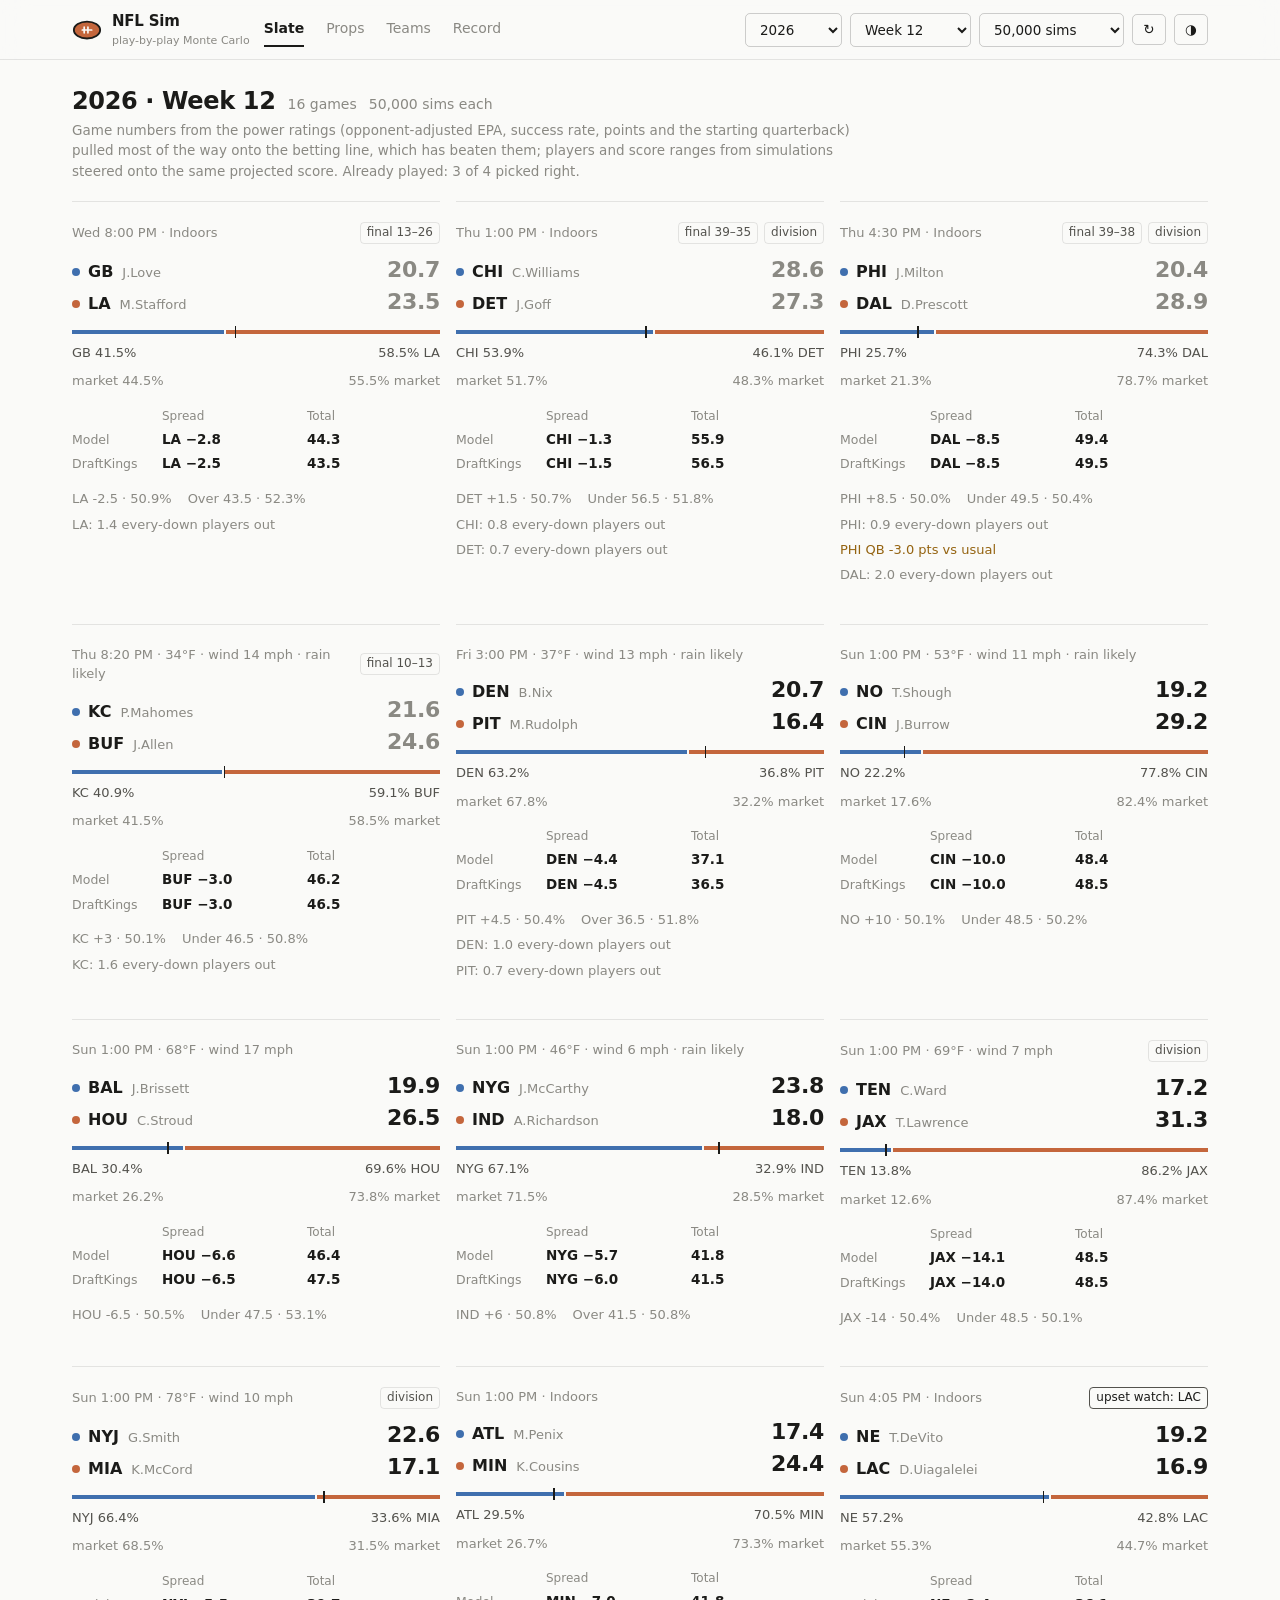
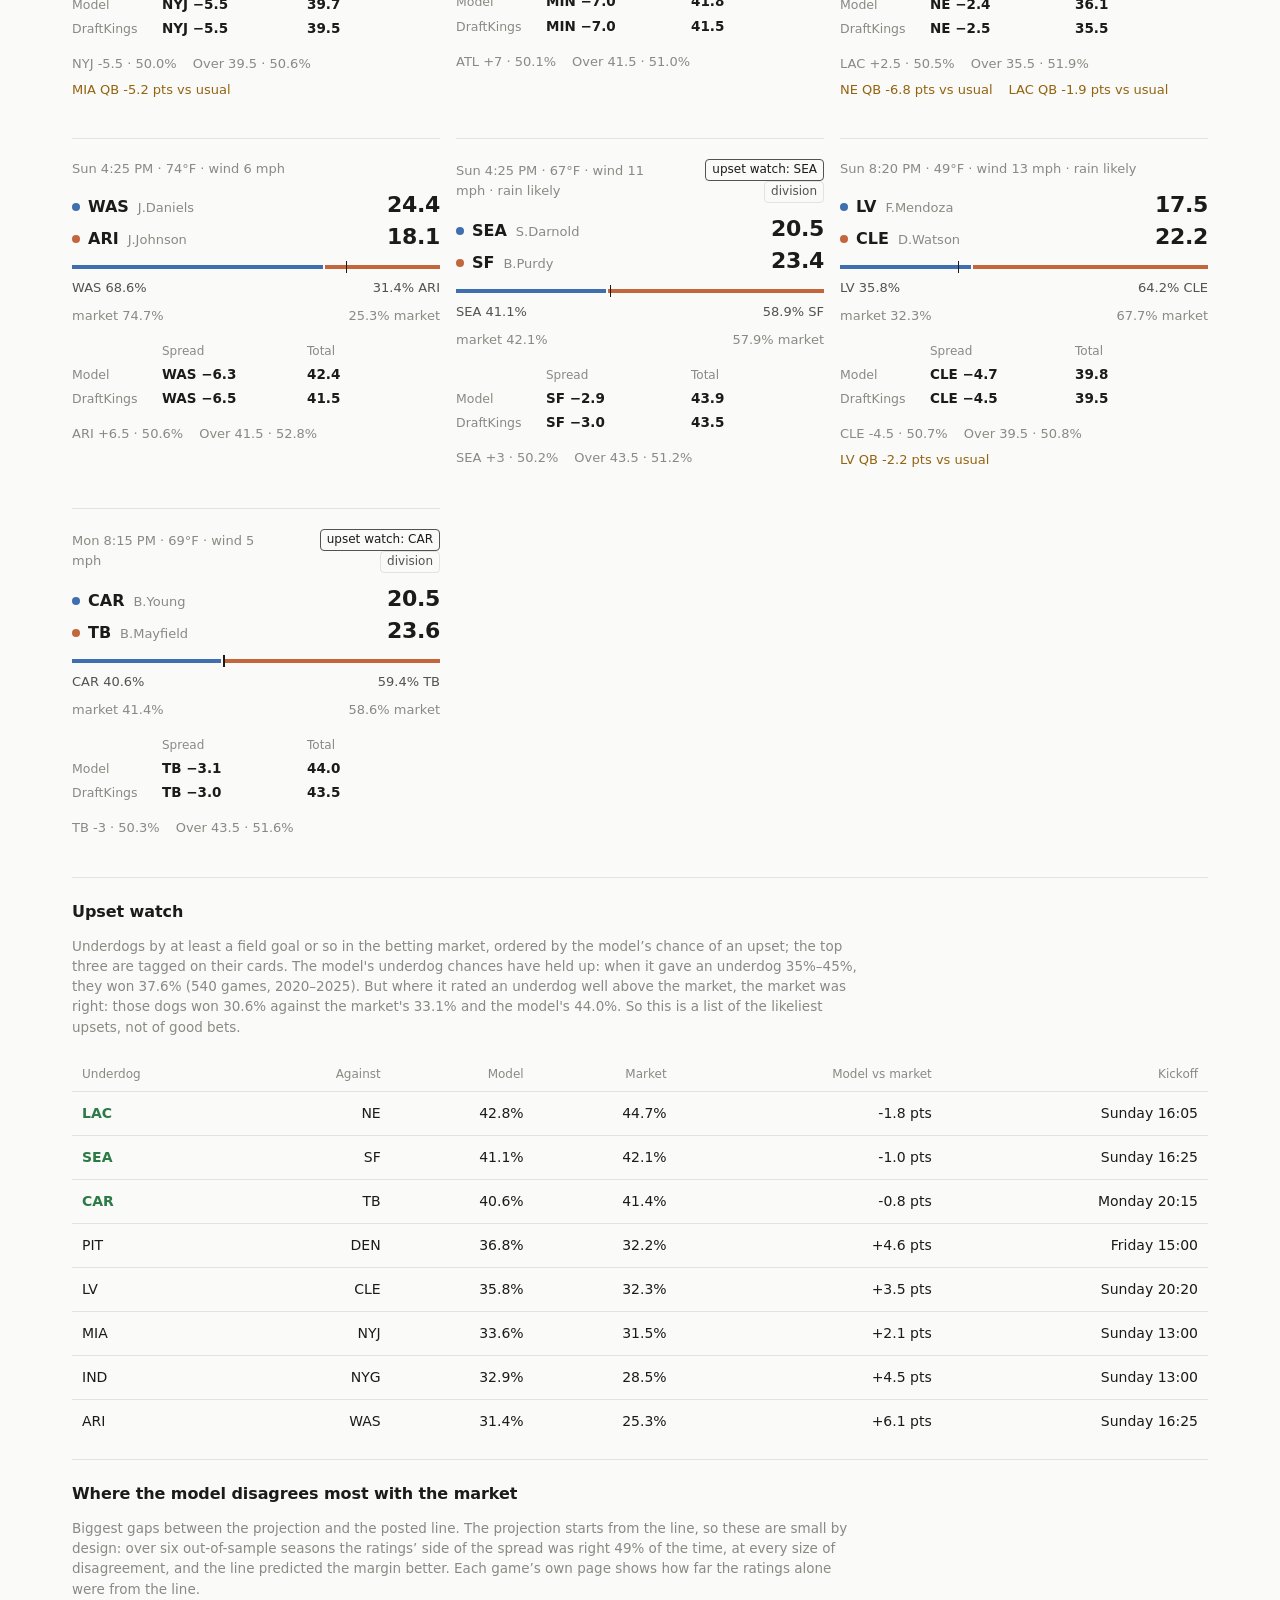
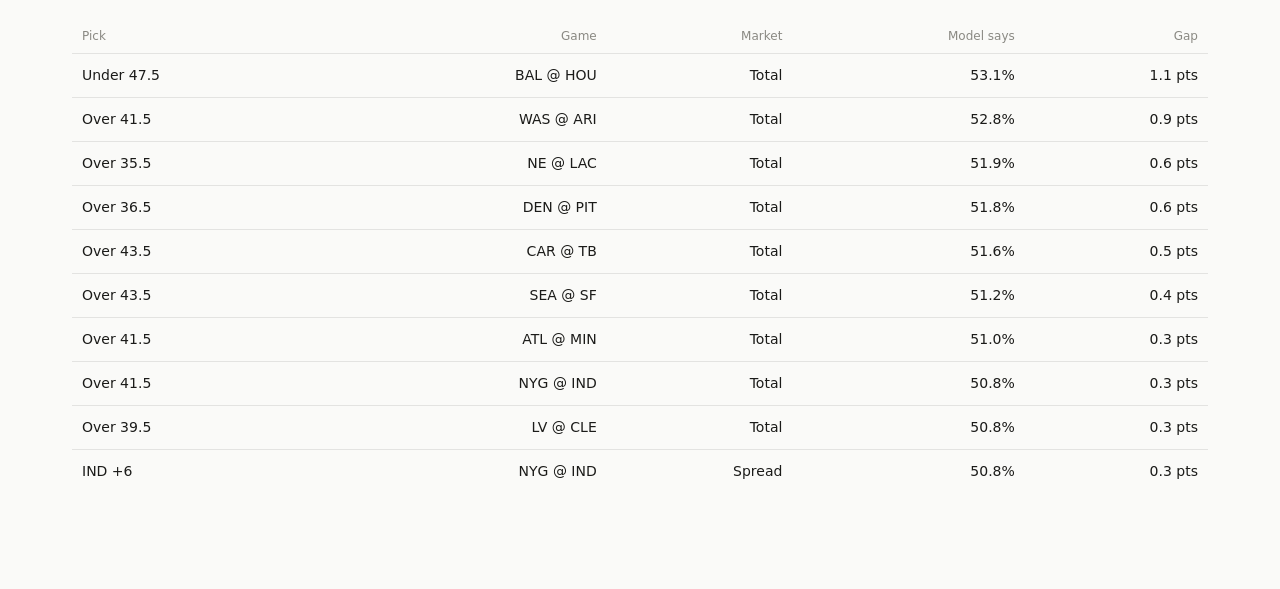
<file: nfl/index.html>
<!doctype html>
<html lang="en">
<head>
  <meta charset="utf-8">
  <meta name="viewport" content="width=device-width, initial-scale=1">
  <title>NFL Sim Dashboard</title>
  <link rel="icon" href="data:image/svg+xml,%3Csvg xmlns='http://www.w3.org/2000/svg' viewBox='0 0 32 32'%3E%3Cellipse cx='16' cy='16' rx='14' ry='9' fill='%23eb6834' stroke='%230b0b0b' stroke-width='2'/%3E%3Cpath d='M11 16h10M13 13v6M17 13v6' stroke='%23fcfcfb' stroke-width='1.8' stroke-linecap='round'/%3E%3C/svg%3E">
  <link rel="stylesheet" href="style.css?v=20261127170811">
  <script>if (window.self !== window.top) document.documentElement.classList.add('embedded');</script>
</head>
<body>
  <header class="topbar">
    <div class="topbar-inner">
      <a class="brand" href="#/">
        <svg class="brand-mark" viewBox="0 0 32 32" aria-hidden="true">
          <ellipse cx="16" cy="16" rx="14" ry="9" fill="var(--home)" stroke="var(--ink)" stroke-width="2"/>
          <path d="M11 16h10M13 13v6M17 13v6" stroke="var(--surface)" stroke-width="1.8" stroke-linecap="round"/>
        </svg>
        <span>NFL Sim <small>play-by-play Monte Carlo</small></span>
      </a>

      <nav class="nav" aria-label="Sections">
        <a href="#/" data-route="slate">Slate</a>
        <a href="#/props" data-route="props">Props</a>
        <a href="#/teams" data-route="teams">Teams</a>
        <a href="#/record" data-route="record">Record</a>
      </nav>

      <span class="spacer"></span>

      <div class="controls" style="display:flex;gap:8px;align-items:center;flex-wrap:wrap">
        <span class="sub" id="progress" aria-live="polite" style="margin:0"></span>
        <label class="sr-only" for="season">Season</label>
        <select class="select num" id="season" title="Season"></select>
        <label class="sr-only" for="week">Week</label>
        <select class="select num" id="week" title="Week"></select>
        <label class="sr-only" for="sims">Simulations per game</label>
        <select class="select num" id="sims" title="Simulations per game">
          <option value="2000">2,000 sims</option>
          <option value="10000" selected>10,000 sims</option>
          <option value="25000">25,000 sims</option>
          <option value="50000">50,000 sims</option>
        </select>
        <button class="btn btn-icon" id="refresh" title="Reload schedule, starters and weather"
                aria-label="Reload schedule, starters and weather">&#x21bb;</button>
        <button class="btn btn-icon" id="theme" title="Theme" aria-label="Theme">&#x25D1;</button>
      </div>
    </div>
  </header>

  <main id="view" tabindex="-1">
    <p class="notice">Loading the week&hellip;</p>
  </main>

  <script src="slipkit.js?v=20261127170811"></script>
  <script src="static.js?v=20261127170811"></script>
  <script src="rerun.js?v=20261127170811"></script>
  <script src="app.js?v=20261127170811"></script>
</body>
</html>
</file>
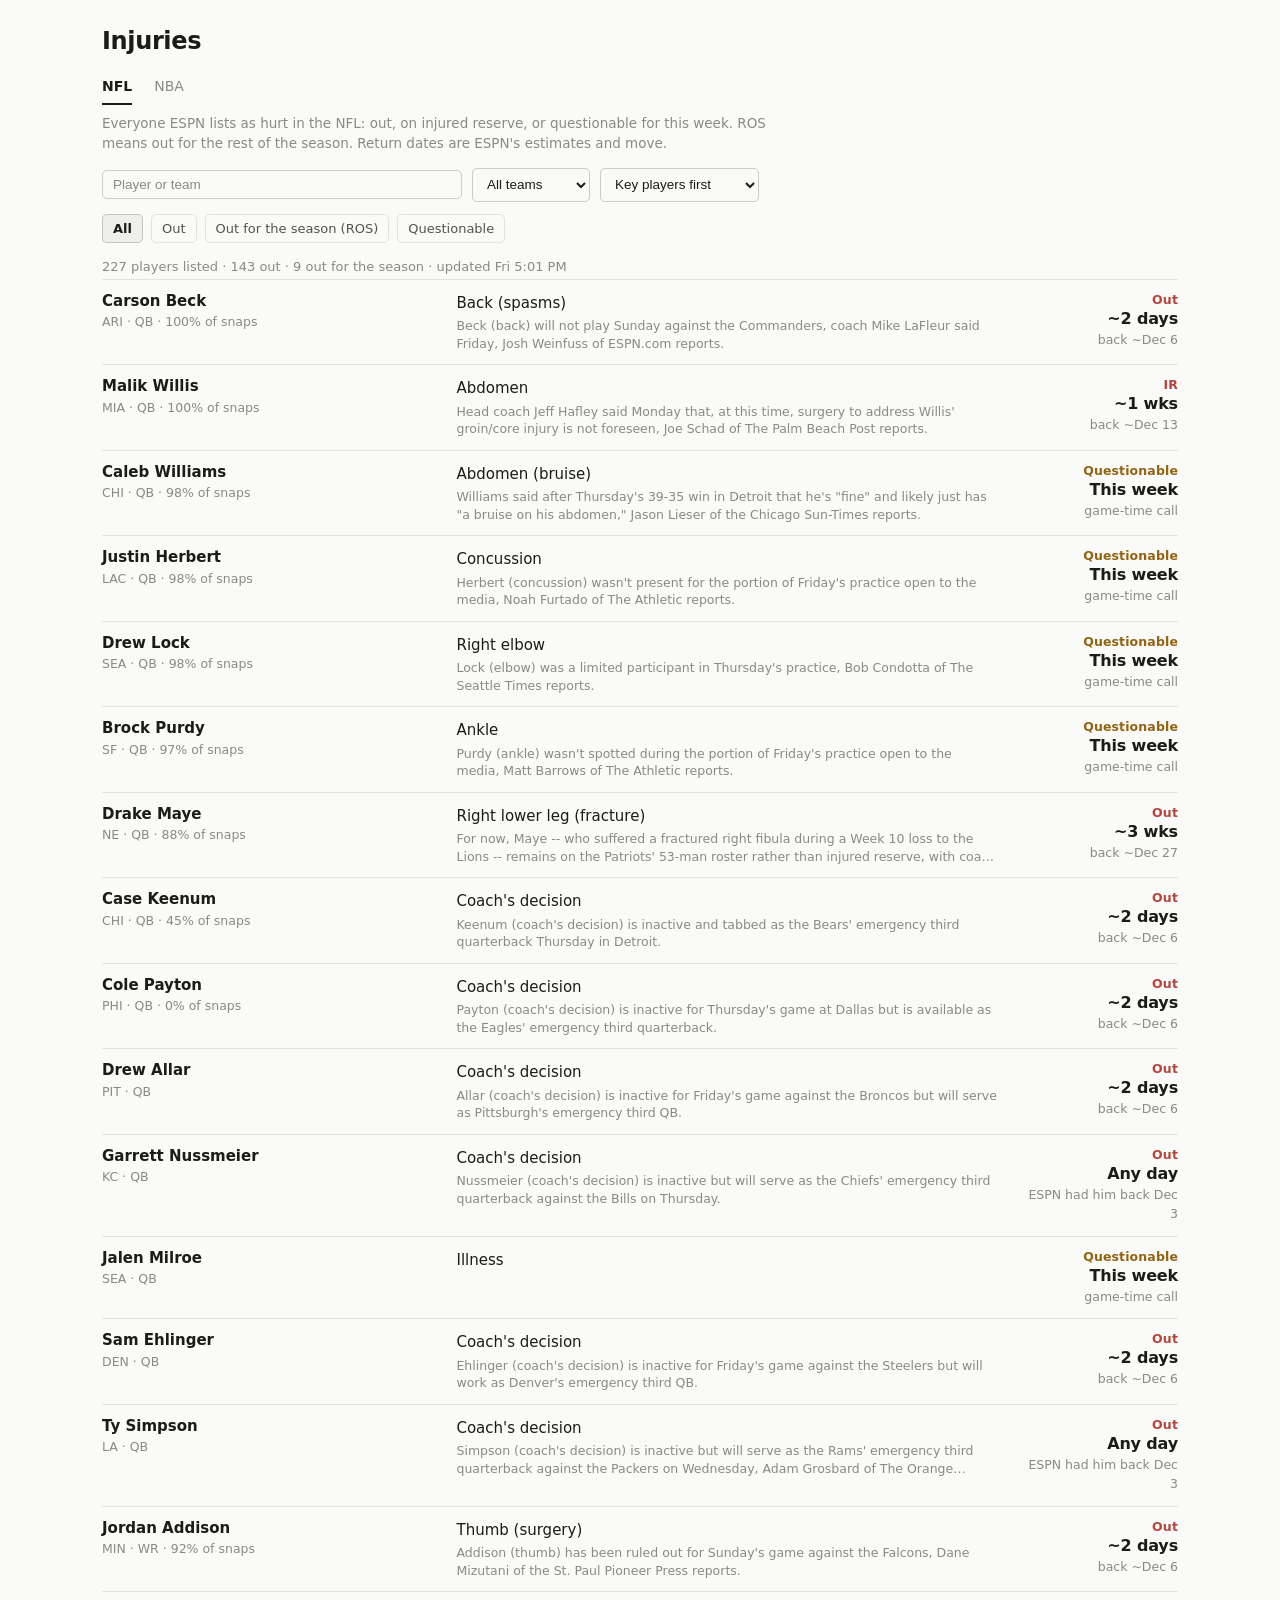
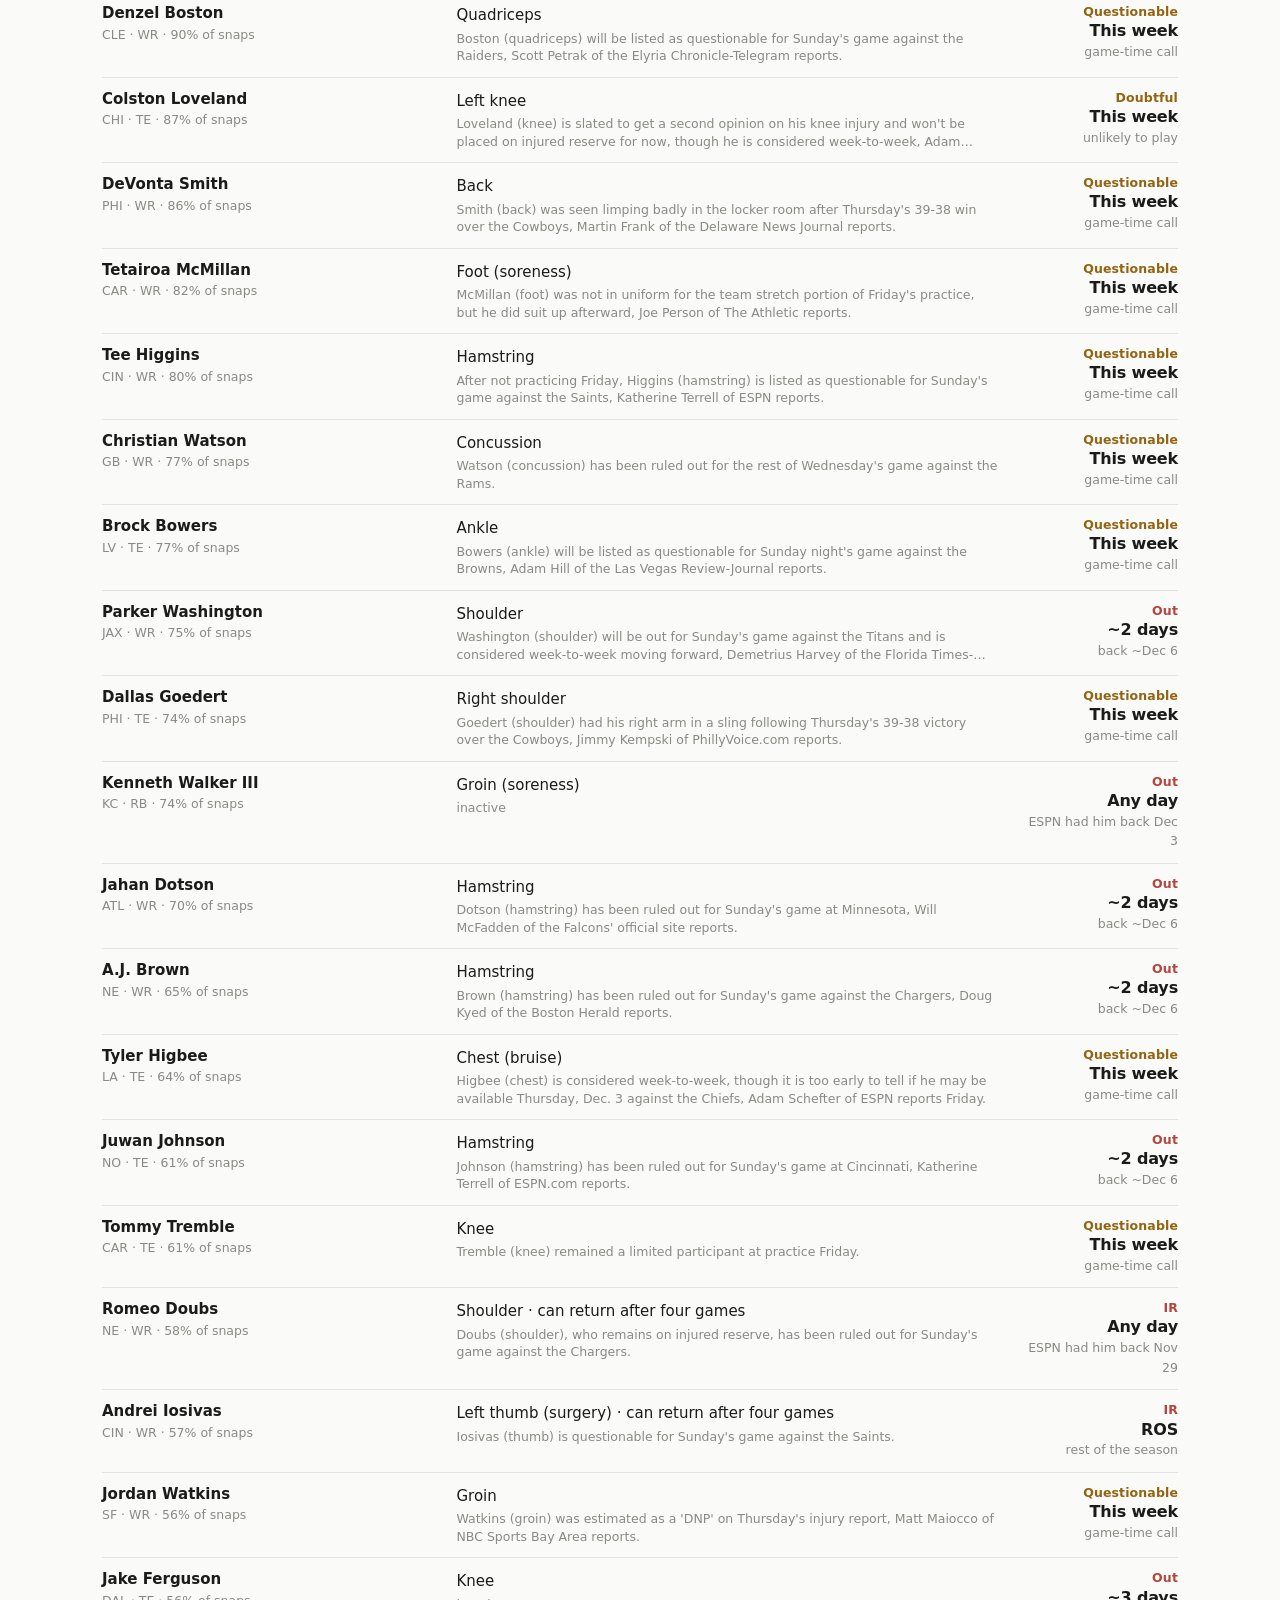
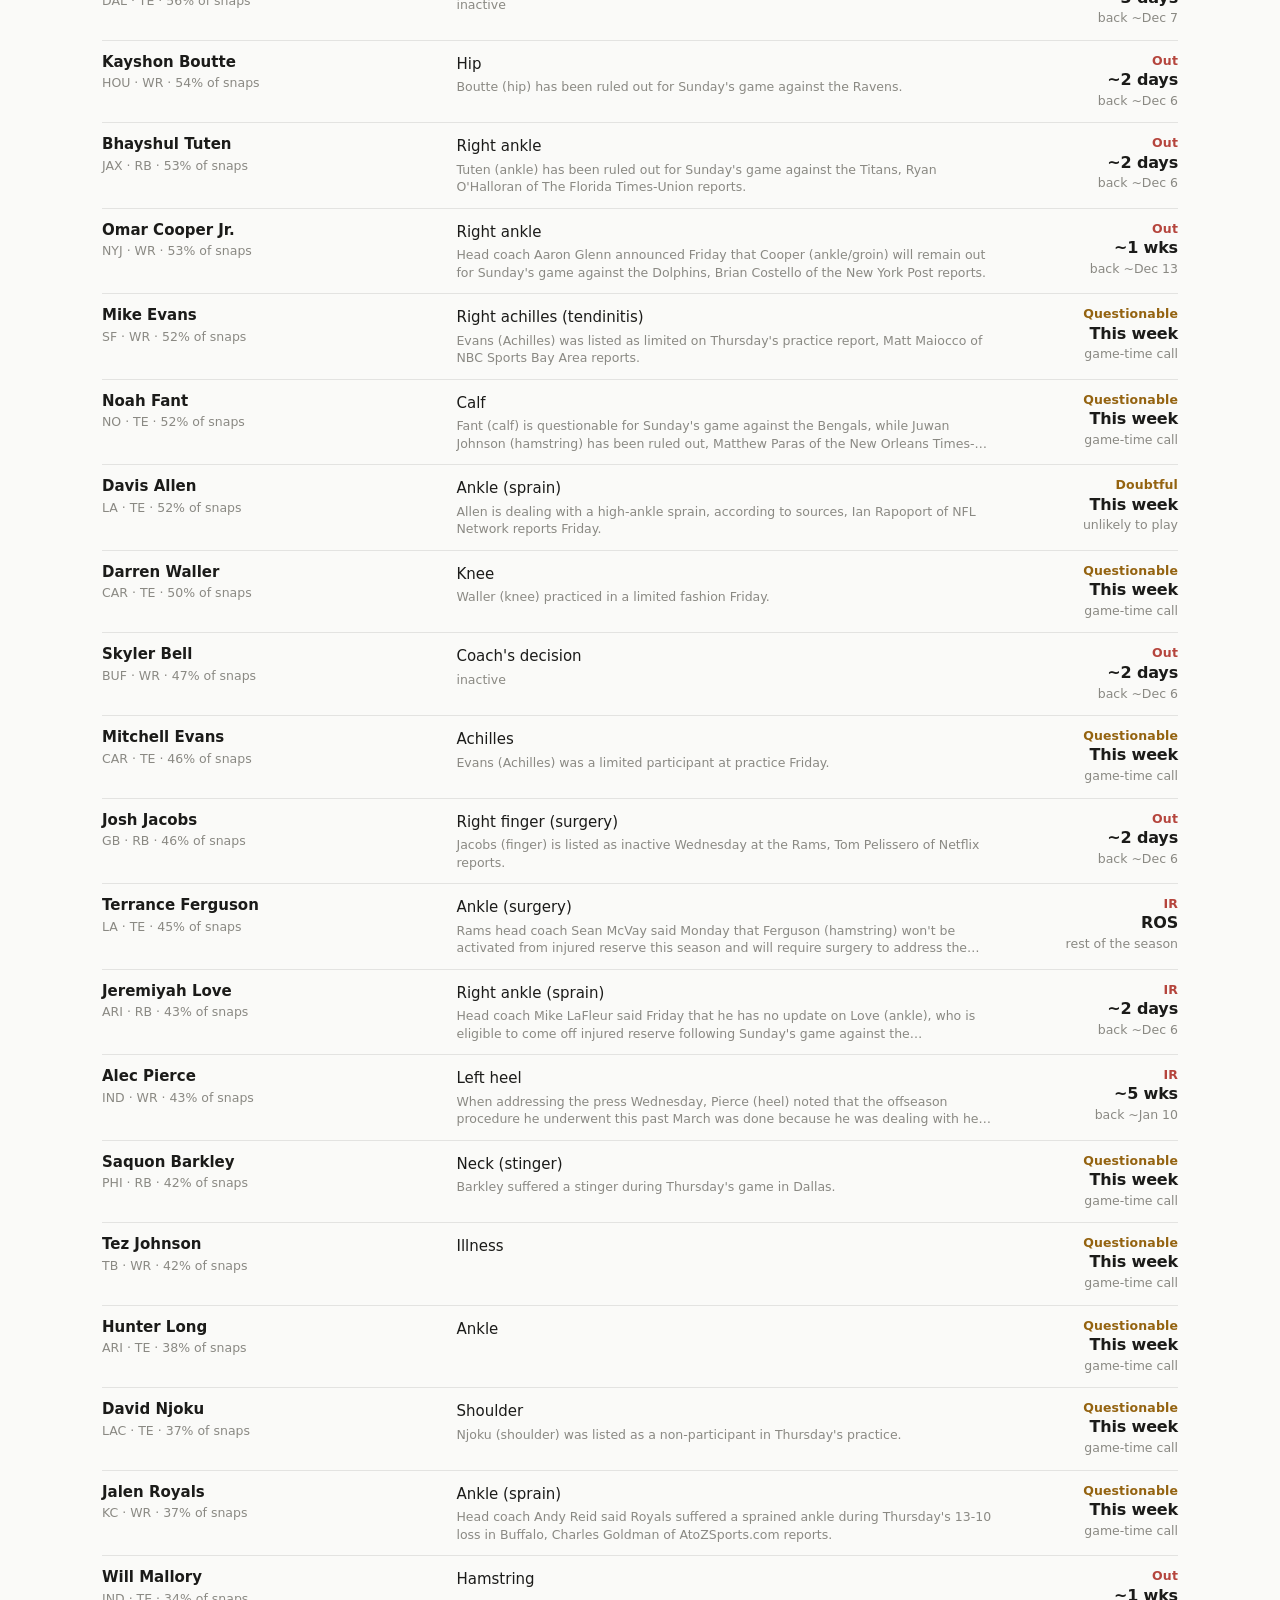
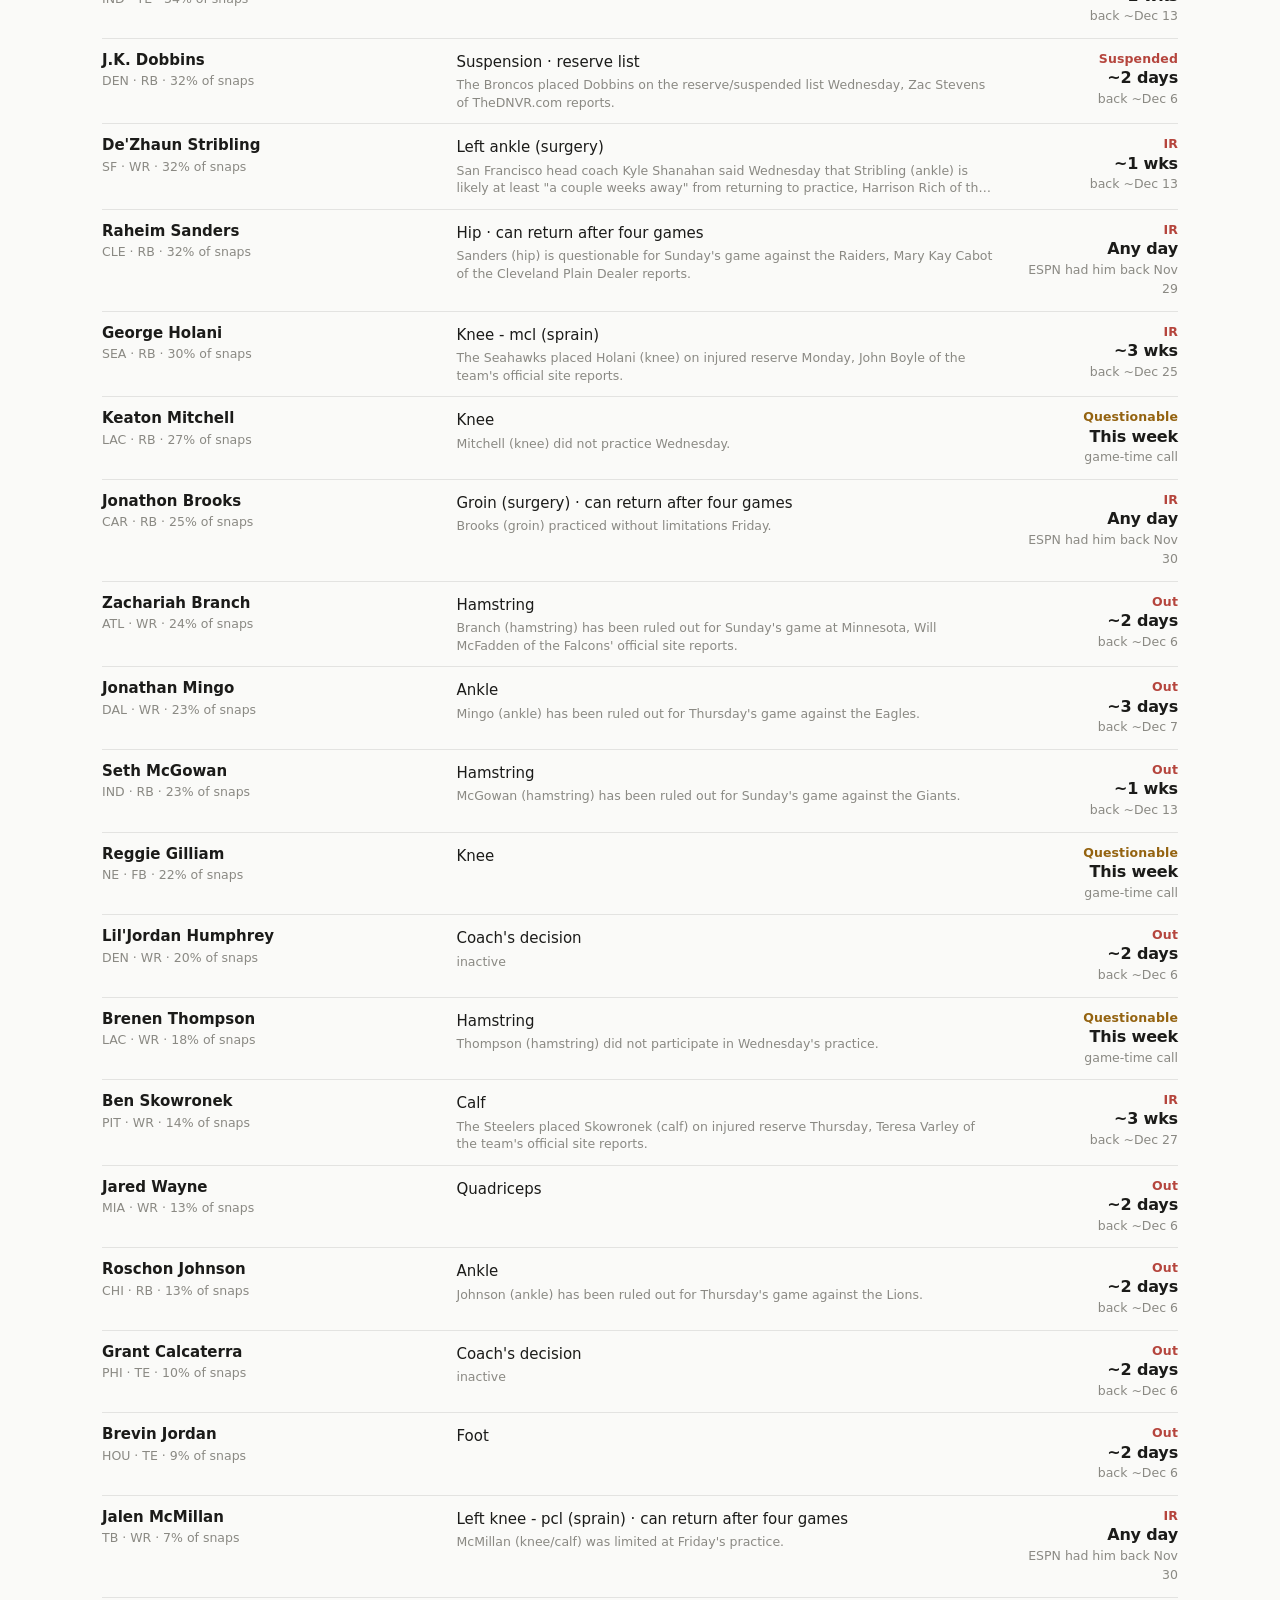
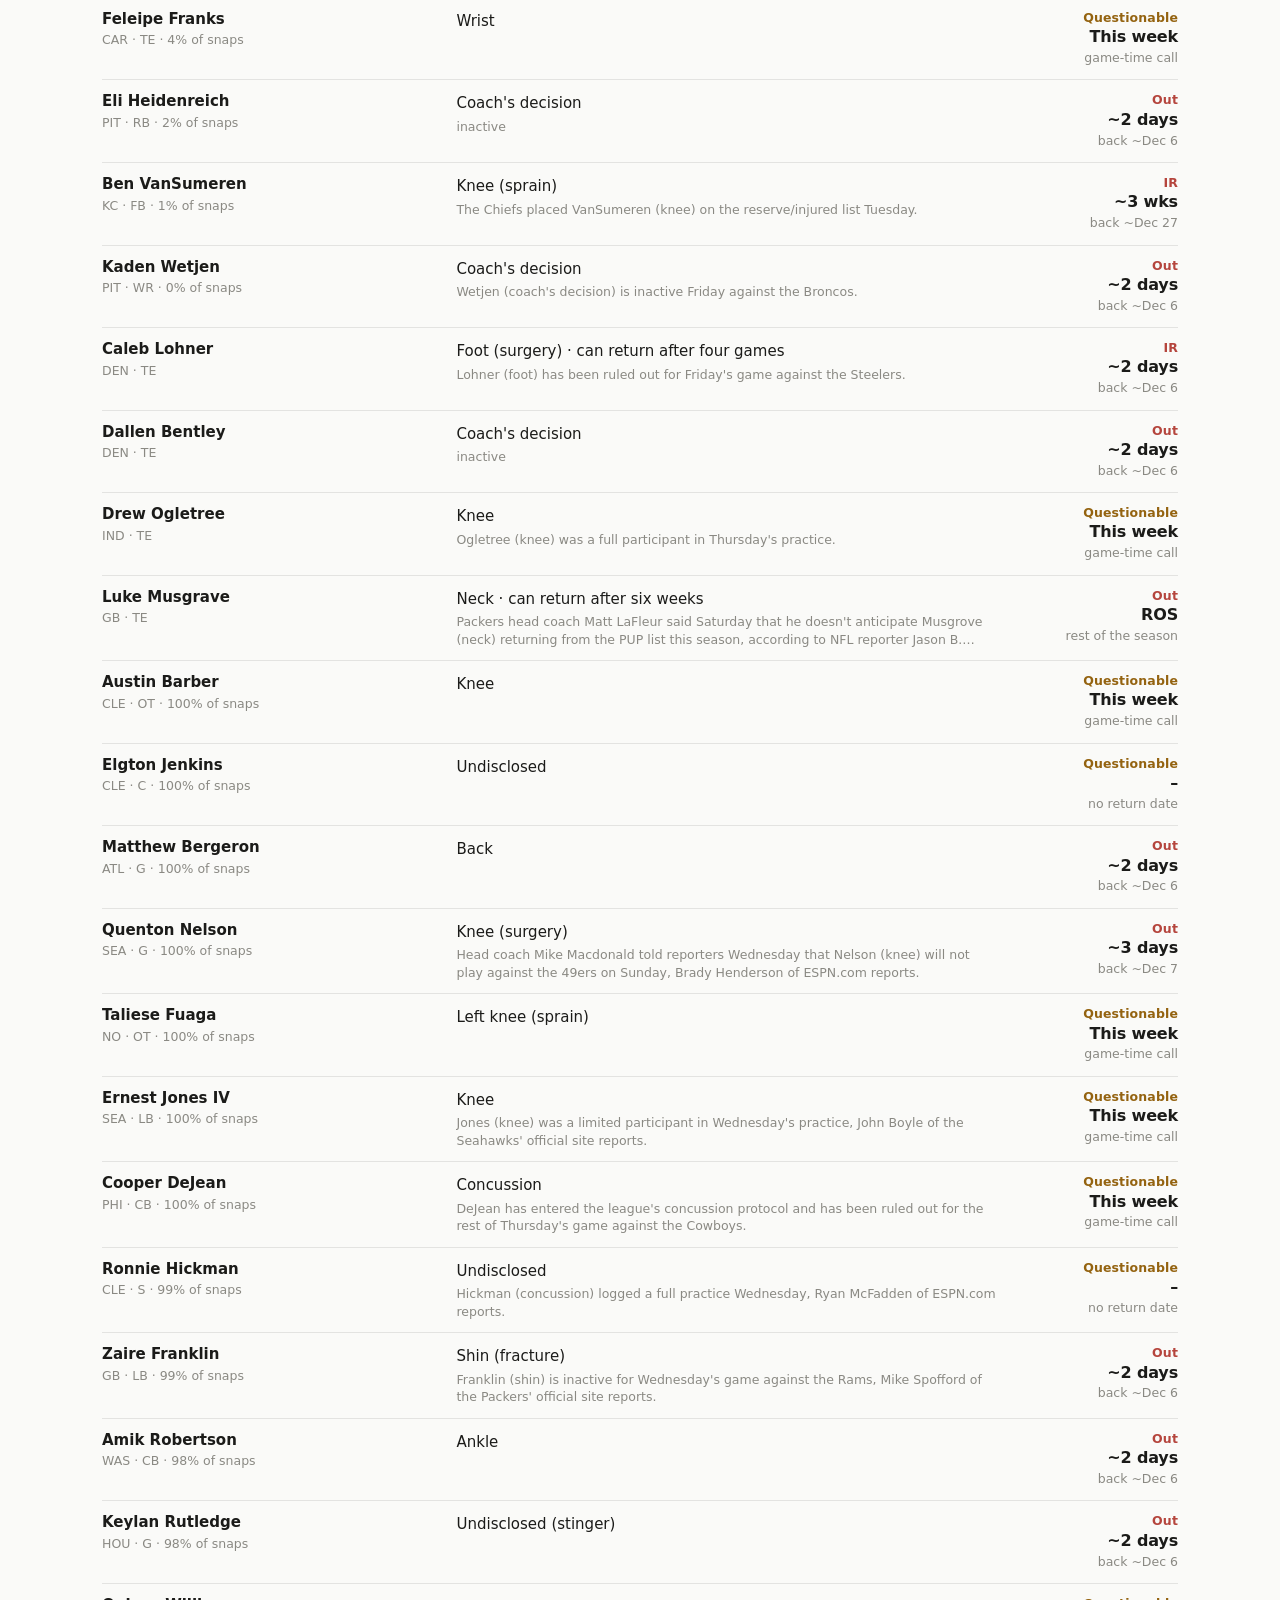
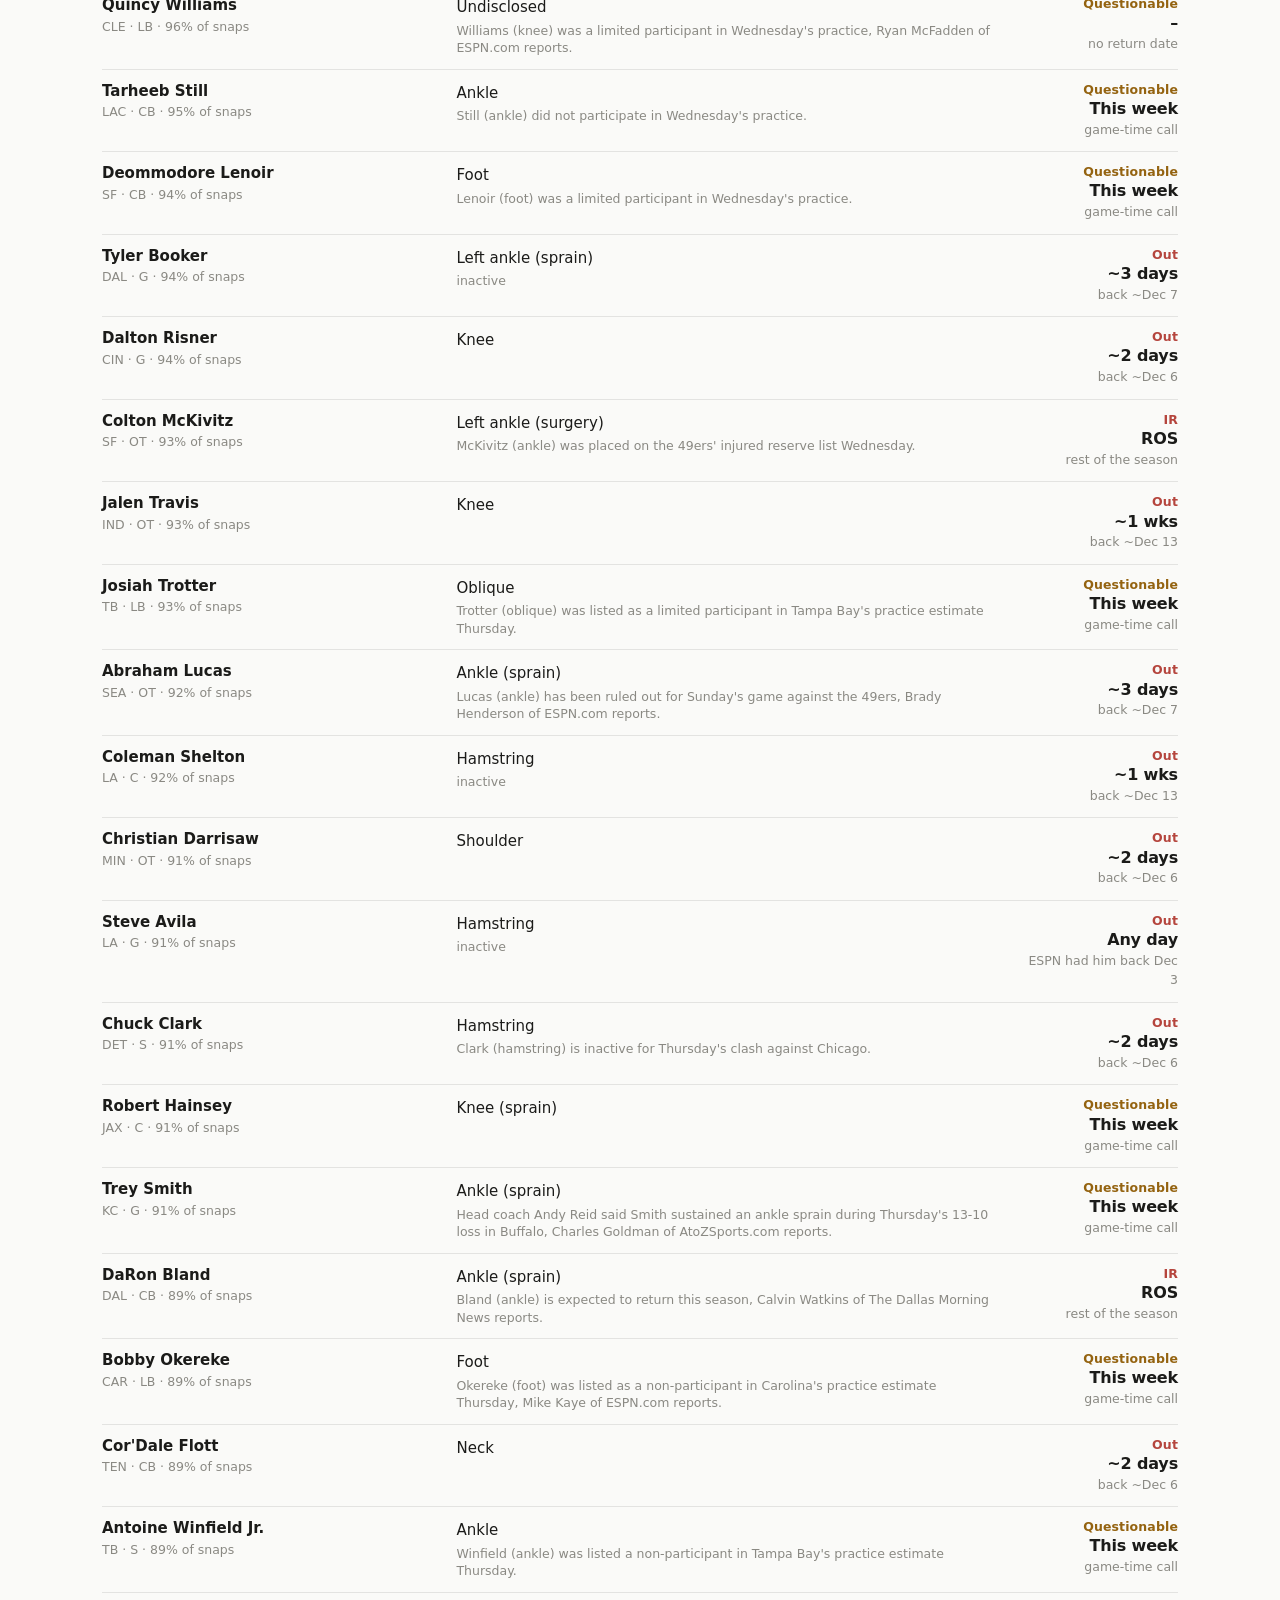
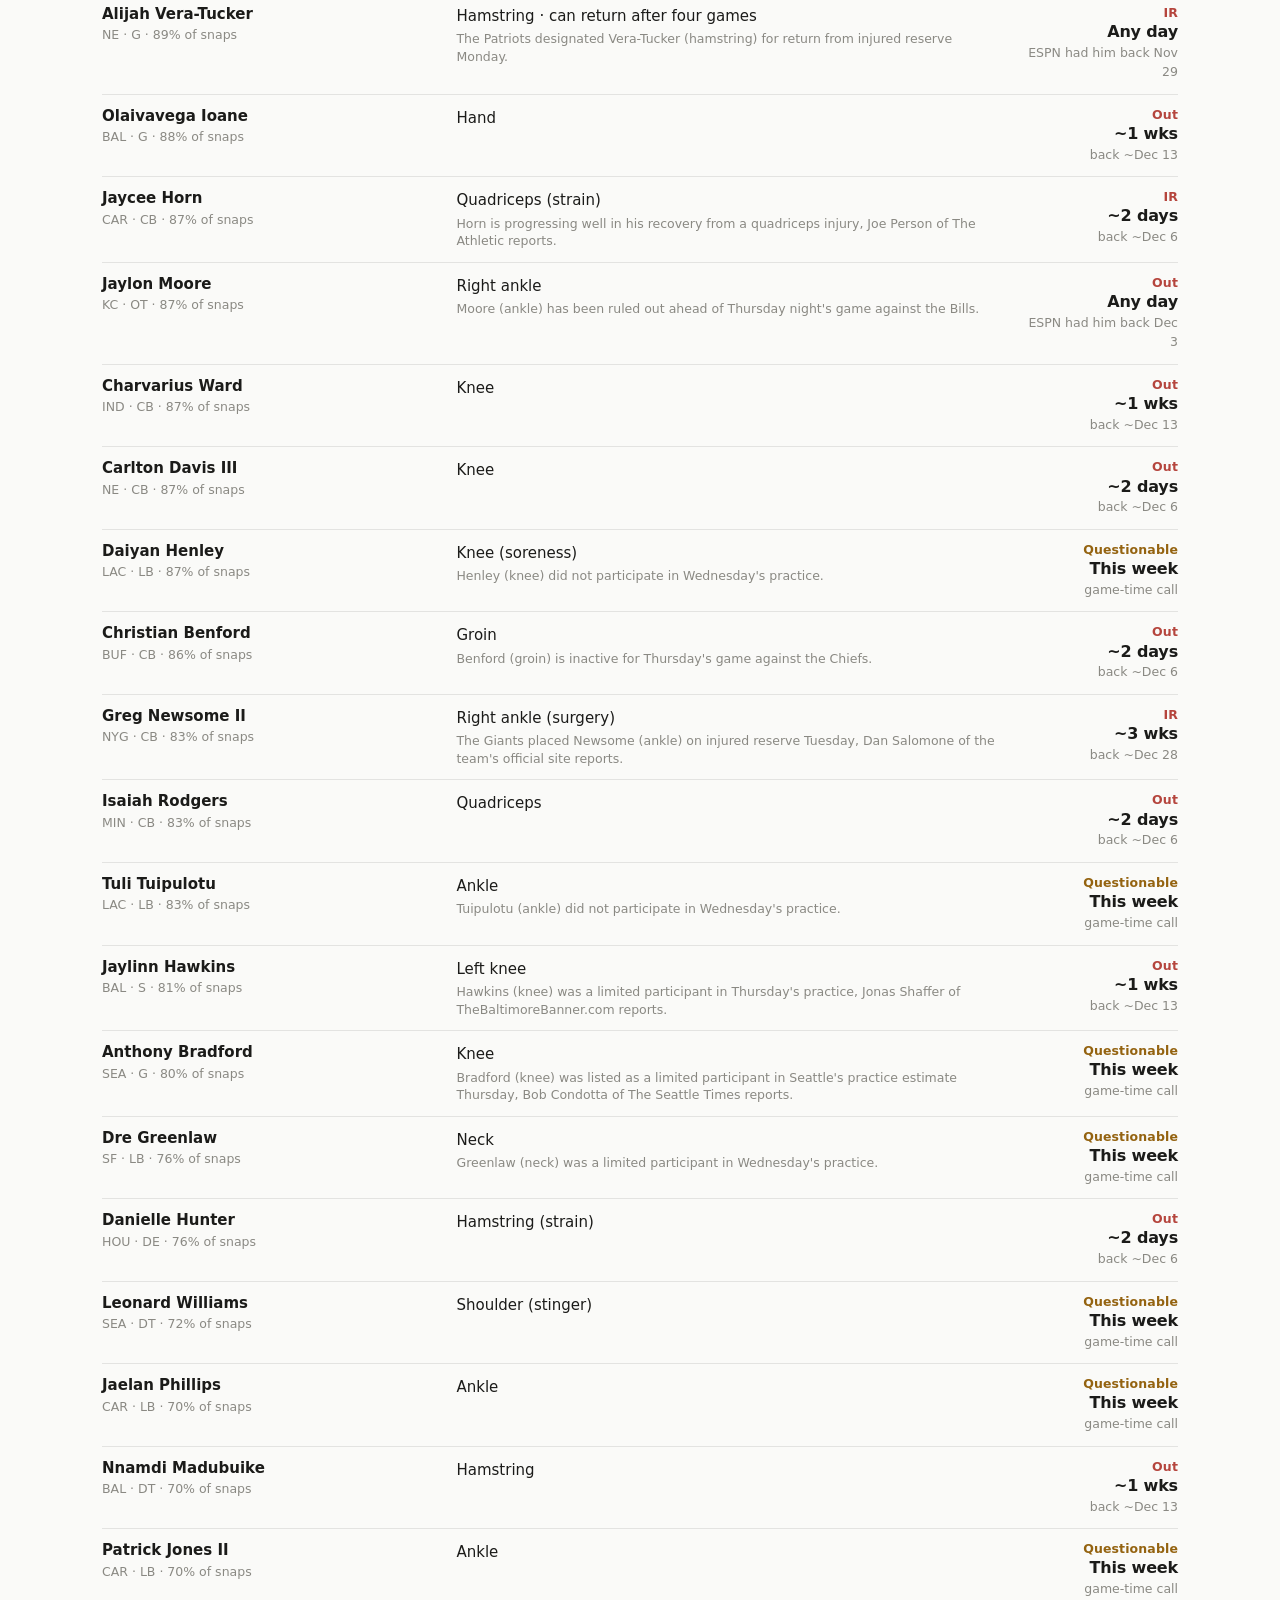
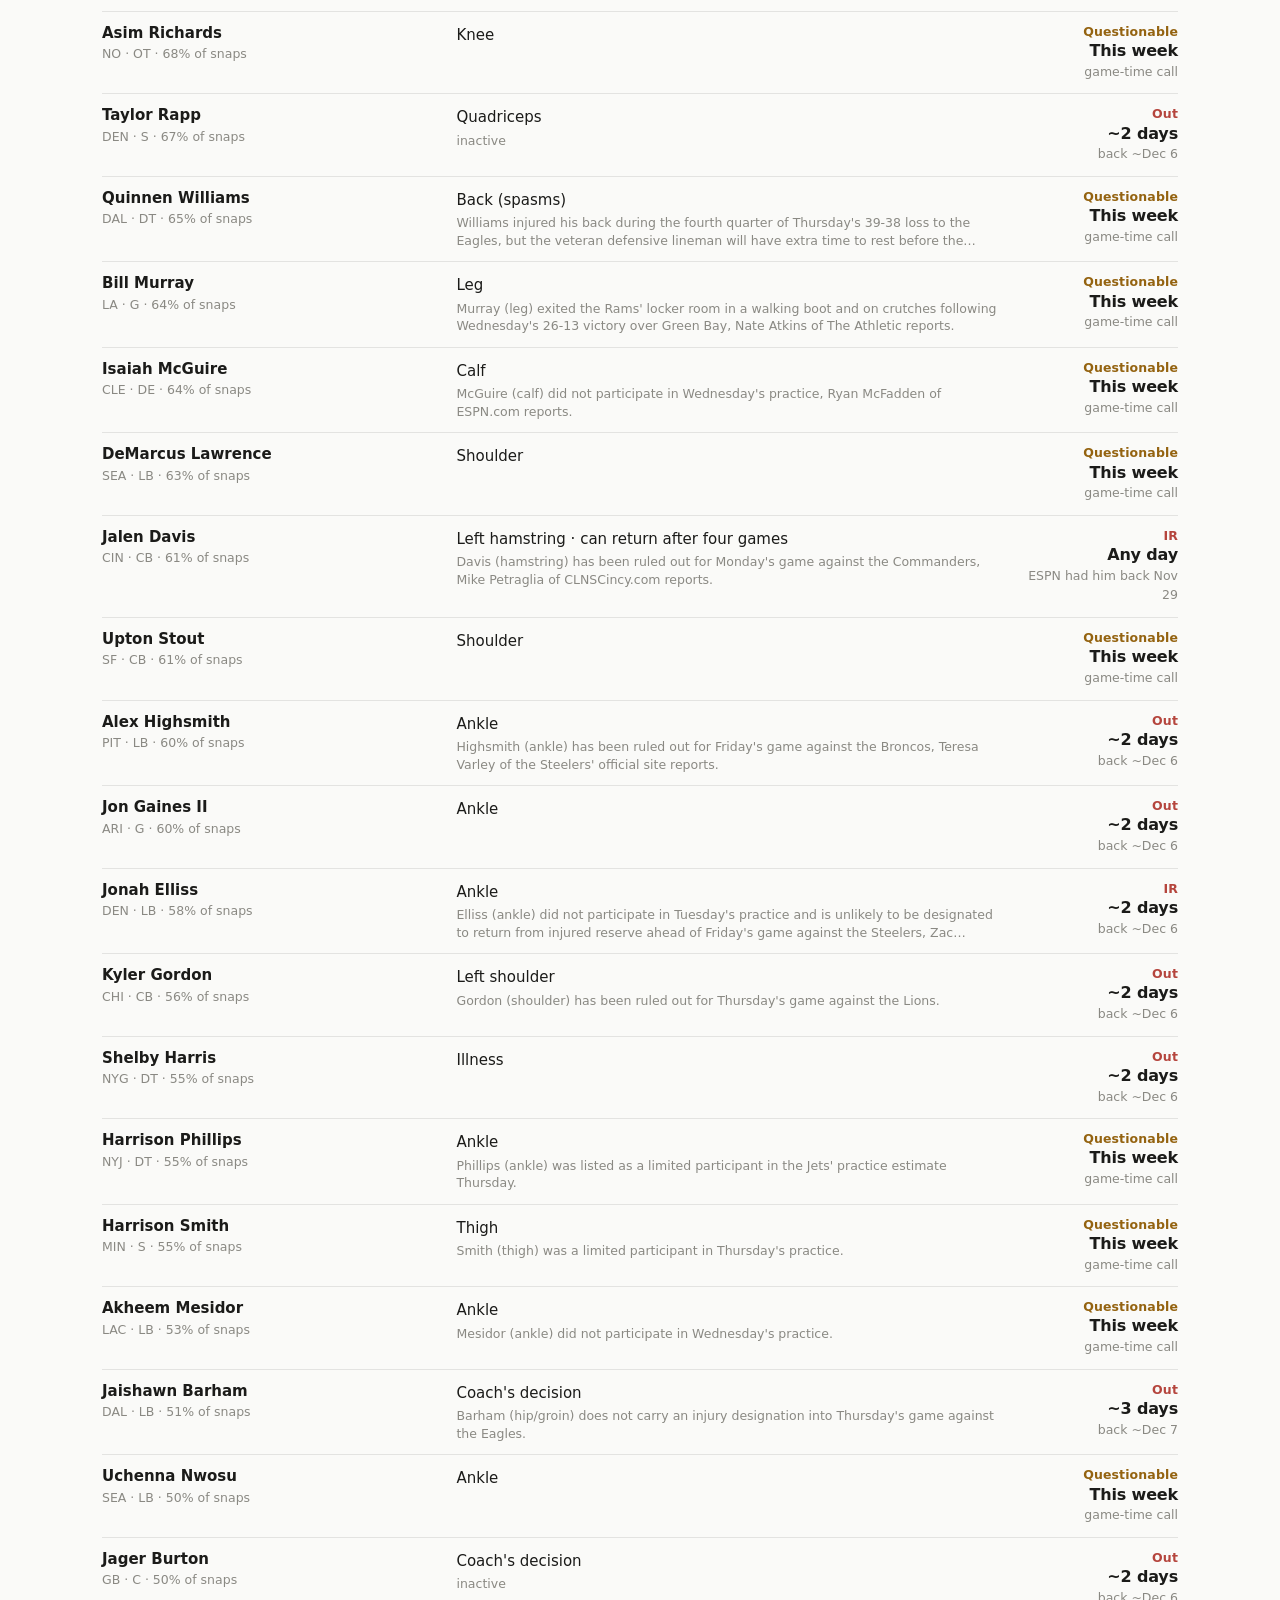
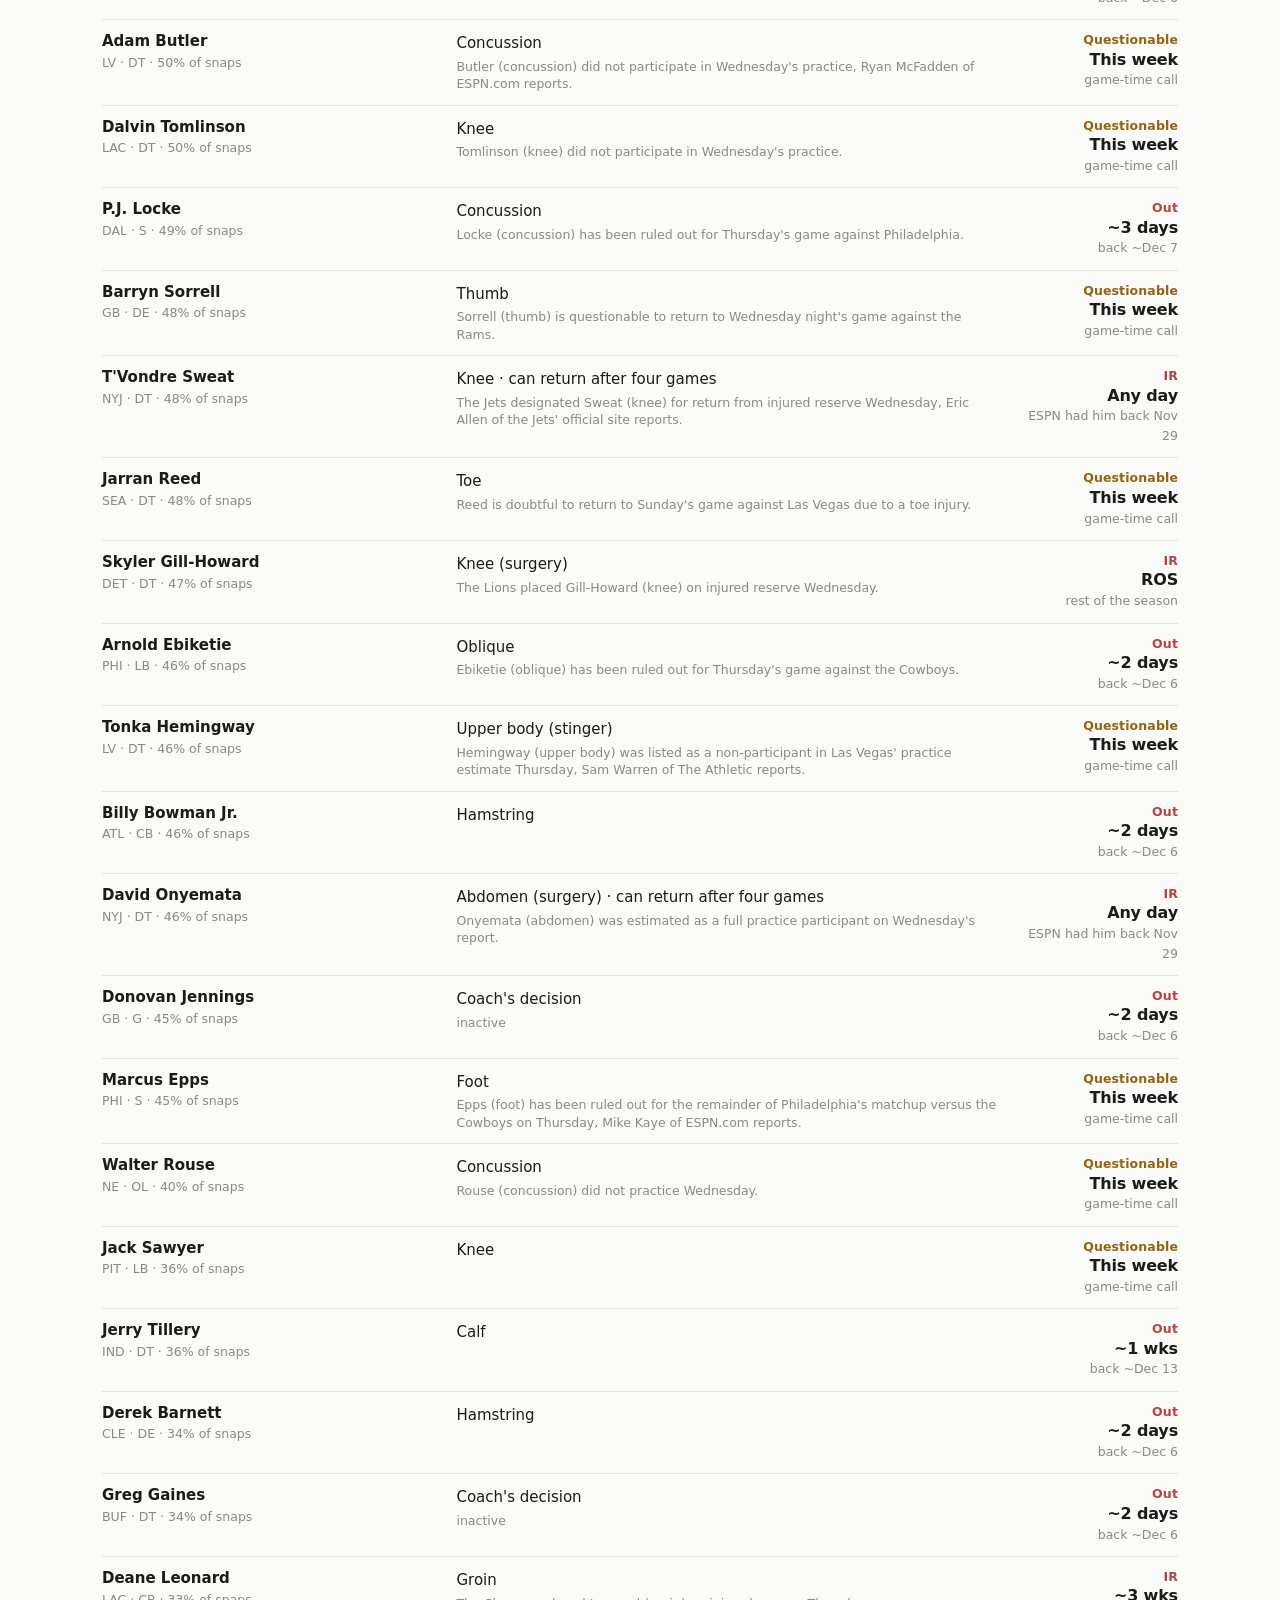
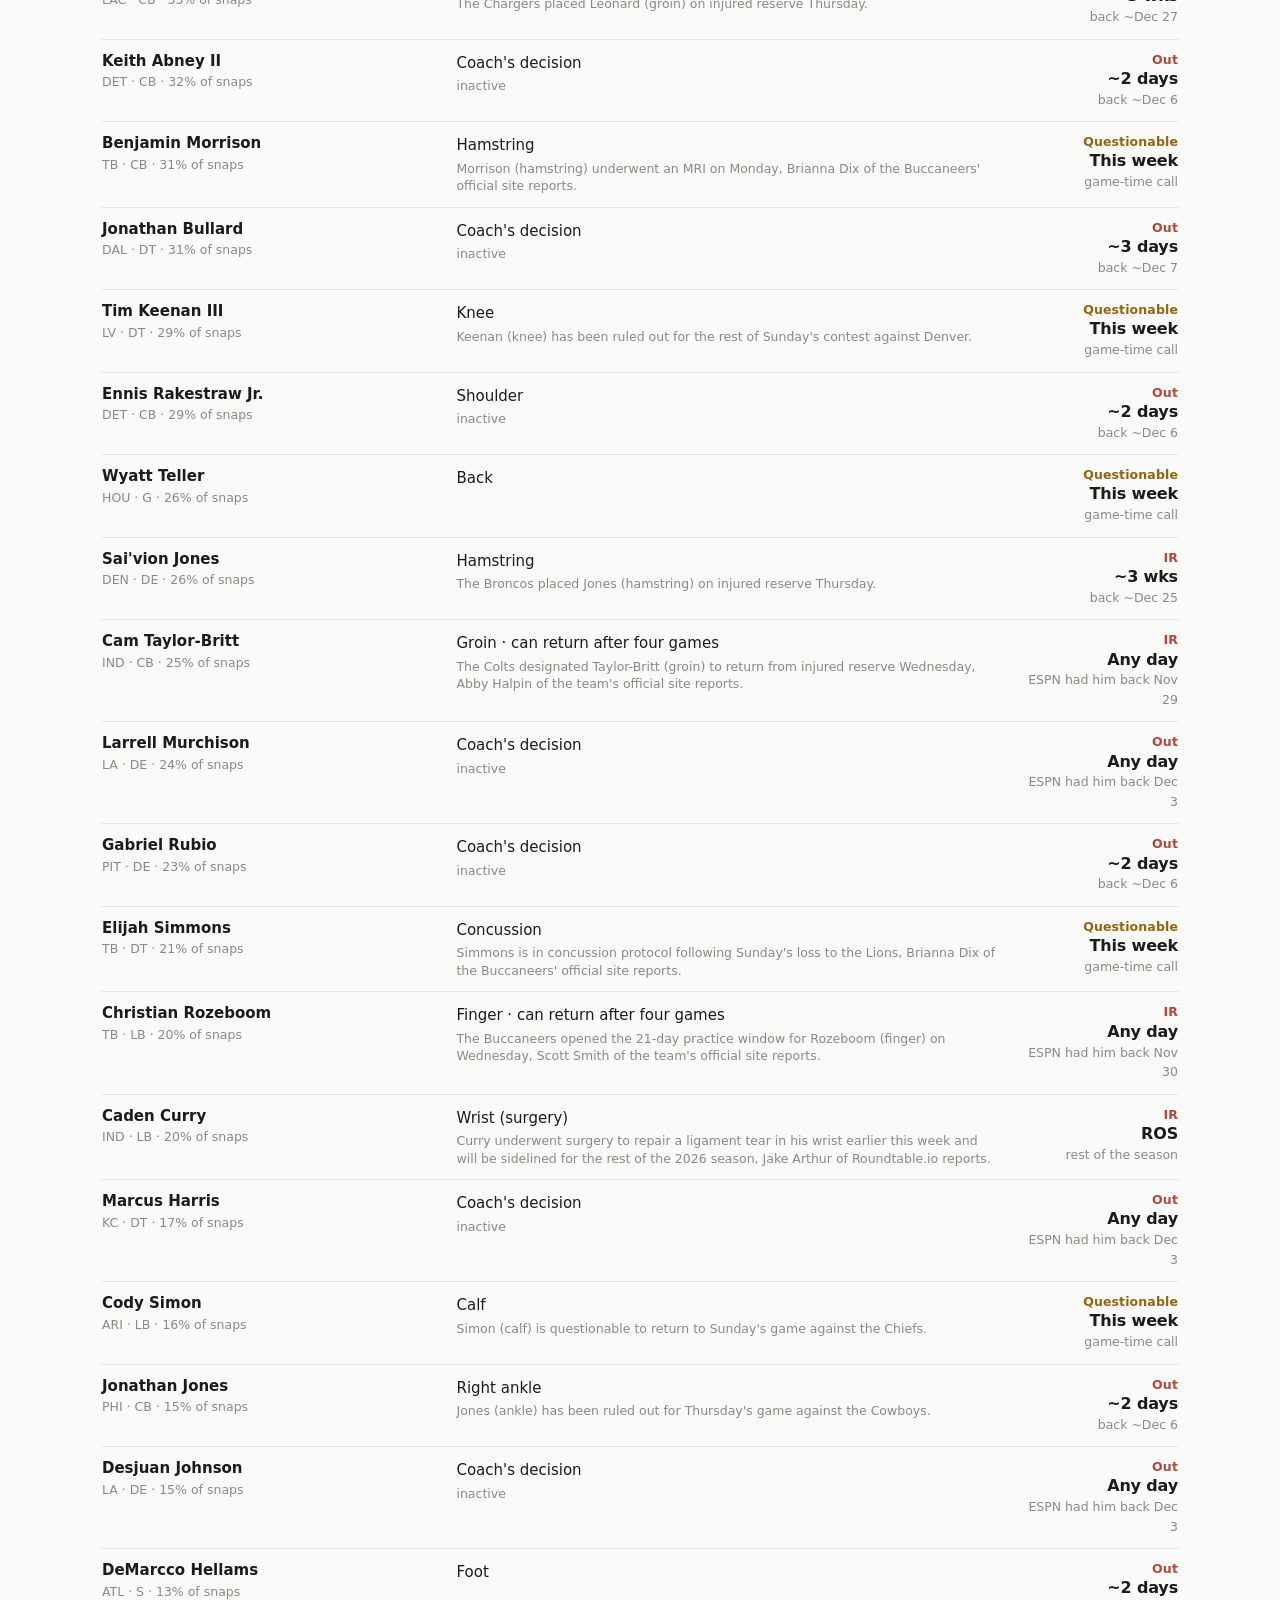
<file: injuries.html>
<!doctype html>
<html lang="en">
<head>
<meta charset="utf-8">
<meta name="viewport" content="width=device-width, initial-scale=1">
<title>Injuries</title>
<style>
/* The same look as the other pages: hairlines instead of boxes, numbers doing the work. */
:root {
  color-scheme: light;
  --page: #f9f9f7; --surface: #ffffff; --surface-2: #f3f2ee; --ink: #101010; --ink-2: #4f4e4a; --muted: #8b8982;
  --grid: #e7e6e0; --axis: #cfcdc4; --border: rgba(16, 16, 16, 0.07); --hair: rgba(16, 16, 16, 0.08);
  --shadow: 0 1px 1px rgba(16, 16, 16, 0.03), 0 12px 32px -14px rgba(16, 16, 16, 0.14);
  --accent: #17a673; --good: #0ca30c; --good-text: #07700a; --critical: #d23f3f; --warn: #b06f00;
  --btn-bg: #101010; --btn-ink: #fbfbf9; --radius: 20px; --ease: cubic-bezier(0.22, 0.8, 0.24, 1);
  font-family: ui-sans-serif, system-ui, -apple-system, "Segoe UI", Roboto, sans-serif;
}
@media (prefers-color-scheme: dark) {
  :root:where(:not([data-theme="light"])) {
    color-scheme: dark;
    --page: #0d0d0d; --surface: #161616; --surface-2: #202020; --ink: #f6f6f3; --ink-2: #c4c3ba; --muted: #8b8982;
    --grid: #262626; --axis: #38383a; --border: rgba(255, 255, 255, 0.07); --hair: rgba(255, 255, 255, 0.08);
    --shadow: 0 1px 1px rgba(0, 0, 0, 0.35), 0 16px 36px -16px rgba(0, 0, 0, 0.7);
    --accent: #1fb583; --good-text: #35cc3f; --warn: #e5a63f; --btn-bg: #f6f6f3; --btn-ink: #161616;
  }
}
:root[data-theme="dark"] {
  color-scheme: dark;
  --page: #0d0d0d; --surface: #161616; --surface-2: #202020; --ink: #f6f6f3; --ink-2: #c4c3ba; --muted: #8b8982;
  --grid: #262626; --axis: #38383a; --border: rgba(255, 255, 255, 0.07); --hair: rgba(255, 255, 255, 0.08);
  --shadow: 0 1px 1px rgba(0, 0, 0, 0.35), 0 16px 36px -16px rgba(0, 0, 0, 0.7);
  --accent: #1fb583; --good-text: #35cc3f; --warn: #e5a63f; --btn-bg: #f6f6f3; --btn-ink: #161616;
}
* { box-sizing: border-box; }
html { scroll-behavior: smooth; }
body { margin: 0; background: var(--page); color: var(--ink); font-size: 15px; line-height: 1.5; -webkit-font-smoothing: antialiased; text-rendering: optimizeLegibility; }
.num { font-variant-numeric: tabular-nums; }
.wrap { max-width: 1120px; margin: 0 auto; padding: 26px 22px 96px; }
h1 { font-size: 26px; line-height: 1.2; letter-spacing: -0.025em; font-weight: 700; margin: 0; }
.lede { color: var(--muted); margin: 8px 0 14px; font-size: 13.5px; max-width: 78ch; }
.note { color: var(--muted); font-size: 12.5px; margin: 10px 0 0; line-height: 1.5; max-width: 78ch; }
button { font: inherit; font-size: 13px; font-weight: 550; border: 1px solid var(--border); border-radius: 999px; cursor: pointer;
  padding: 6px 15px; background: var(--surface); color: var(--ink); }
button:focus-visible, select:focus-visible, input:focus-visible { outline: 2px solid var(--accent); outline-offset: 2px; }
.hidden { display: none !important; }
.empty { padding: 22px 0; color: var(--muted); font-size: 13.5px; }

/* the sport tabs, the filters, and the list */
.wrap > .seg { margin: 14px 0 0; }
.wrap .controls { display: flex; gap: 10px; flex-wrap: wrap; align-items: center; margin: 4px 0 12px; }
.wrap .controls .search { flex: 1 1 220px; min-width: 0; max-width: 360px; }
.wrap .chips { display: flex; gap: 8px; flex-wrap: wrap; align-items: center; }
.wrap .count { color: var(--muted); font-size: 13px; margin: 14px 0 2px; }
.wrap .inj { display: grid; grid-template-columns: minmax(0, 1.05fr) minmax(0, 1.7fr) 160px; gap: 4px 20px; align-items: start; padding: 12px 0; border-top: 1px solid var(--hair); }
.wrap .inj .name { font-weight: 620; font-size: 15px; line-height: 1.3; }
.wrap .inj .sub { color: var(--muted); font-size: 12.5px; margin-top: 2px; line-height: 1.4; }
.wrap .inj .note { margin: 3px 0 0; display: -webkit-box; -webkit-line-clamp: 2; -webkit-box-orient: vertical; overflow: hidden; cursor: pointer; }
.wrap .inj.open .note { -webkit-line-clamp: unset; display: block; }
.wrap .inj .away { text-align: right; line-height: 1.3; }
.wrap .inj .st { display: block; font-size: 12.5px; font-weight: 600; letter-spacing: 0.01em; }
.wrap .inj .st.out { color: var(--critical); }
.wrap .inj .st.maybe { color: var(--warn); }
.wrap .inj .dur { display: block; font-size: 16px; font-weight: 650; letter-spacing: -0.01em; margin-top: 1px; }
.wrap .inj .away .sub { margin-top: 1px; }
.wrap details.howto { margin-top: 24px; }
.wrap details.howto summary { cursor: pointer; color: var(--muted); font-size: 13px; }
.wrap details.howto .note { margin-top: 8px; }
@media (max-width: 720px) {
  .wrap { padding: 18px 14px 96px; }
  h1 { font-size: 22px; }
  .wrap .inj { grid-template-columns: minmax(0, 1fr) auto; gap: 3px 14px; }
  .wrap .inj .what { grid-column: 1 / -1; grid-row: 2; }
  .wrap .controls .search { flex-basis: 100%; max-width: none; }
}
@media (prefers-reduced-motion: reduce) { html { scroll-behavior: auto; } *, *::before, *::after { animation: none !important; transition: none !important; } }

/* >>> calm layer: one quiet look for every page. Plain text where there was a pill, a hairline where there was a box, no colour that
   is not data. (Source: sports_dashboard/calm_layer.css; python calm.py writes it at the end of each page's own styles.) */
:root {
  color-scheme: light;
  --page: #fafaf8; --surface: #fafaf8; --surface-2: rgba(24, 24, 22, 0.05);
  --ink: #1b1b19; --ink-2: #53524d; --muted: #8a8983;
  --grid: rgba(24, 24, 22, 0.09); --axis: rgba(24, 24, 22, 0.22);
  --border: rgba(24, 24, 22, 0.10); --border-2: rgba(24, 24, 22, 0.20); --hair: rgba(24, 24, 22, 0.10);
  --shadow: none; --radius: 6px; --radius-sm: 5px;
  --away: #3f6fae; --home: #c4663c; --accent: #1b1b19; --accent-soft: rgba(24, 24, 22, 0.06); --deemph: rgba(24, 24, 22, 0.2);
  --good: #2c7a45; --good-text: #2c7a45; --good-soft: rgba(44, 122, 69, 0.10);
  --bad: #b5453d; --critical: #b5453d; --bad-soft: rgba(181, 69, 61, 0.10);
  --warn: #946310; --warn-soft: rgba(148, 99, 16, 0.12); --info: #3f6fae; --info-soft: rgba(63, 111, 174, 0.12);
  --chip: rgba(24, 24, 22, 0.05); --btn-bg: #1b1b19; --btn-ink: #fafaf8; --active: rgba(24, 24, 22, 0.05);
  font-family: ui-sans-serif, system-ui, -apple-system, "Segoe UI Variable Text", "Segoe UI", Roboto, "Helvetica Neue", sans-serif;
}
@media (prefers-color-scheme: dark) {
  :root:not([data-theme="light"]) {
    color-scheme: dark;
    --page: #131312; --surface: #131312; --surface-2: rgba(255, 255, 255, 0.06);
    --ink: #e8e7e3; --ink-2: #b1b0aa; --muted: #848379;
    --grid: rgba(255, 255, 255, 0.08); --axis: rgba(255, 255, 255, 0.22);
    --border: rgba(255, 255, 255, 0.10); --border-2: rgba(255, 255, 255, 0.20); --hair: rgba(255, 255, 255, 0.10);
    --away: #6b9ddc; --home: #d9805a; --accent: #e8e7e3; --accent-soft: rgba(255, 255, 255, 0.08); --deemph: rgba(255, 255, 255, 0.2);
    --good: #6dbd88; --good-text: #6dbd88; --good-soft: rgba(109, 189, 136, 0.13);
    --bad: #e2837c; --critical: #e2837c; --bad-soft: rgba(226, 131, 124, 0.13);
    --warn: #d8a850; --warn-soft: rgba(216, 168, 80, 0.14); --info: #6b9ddc; --info-soft: rgba(107, 157, 220, 0.14);
    --chip: rgba(255, 255, 255, 0.07); --btn-bg: #e8e7e3; --btn-ink: #131312; --active: rgba(255, 255, 255, 0.07);
  }
}
:root[data-theme="dark"] {
  color-scheme: dark;
  --page: #131312; --surface: #131312; --surface-2: rgba(255, 255, 255, 0.06);
  --ink: #e8e7e3; --ink-2: #b1b0aa; --muted: #848379;
  --grid: rgba(255, 255, 255, 0.08); --axis: rgba(255, 255, 255, 0.22);
  --border: rgba(255, 255, 255, 0.10); --border-2: rgba(255, 255, 255, 0.20); --hair: rgba(255, 255, 255, 0.10);
  --away: #6b9ddc; --home: #d9805a; --accent: #e8e7e3; --accent-soft: rgba(255, 255, 255, 0.08); --deemph: rgba(255, 255, 255, 0.2);
  --good: #6dbd88; --good-text: #6dbd88; --good-soft: rgba(109, 189, 136, 0.13);
  --bad: #e2837c; --critical: #e2837c; --bad-soft: rgba(226, 131, 124, 0.13);
  --warn: #d8a850; --warn-soft: rgba(216, 168, 80, 0.14); --info: #6b9ddc; --info-soft: rgba(107, 157, 220, 0.14);
  --chip: rgba(255, 255, 255, 0.07); --btn-bg: #e8e7e3; --btn-ink: #131312; --active: rgba(255, 255, 255, 0.07);
}

/* ---- page and type */
html { scroll-behavior: auto; }
body { background: var(--page); color: var(--ink); font-size: 15px; line-height: 1.5; letter-spacing: 0; text-rendering: auto; }
body::before { display: none; }
h1 { font-size: 24px; font-weight: 600; letter-spacing: -0.015em; line-height: 1.25; }
h2 { font-size: 16px; font-weight: 600; letter-spacing: -0.005em; }
h3, .cmp h3 { font-size: 13px; font-weight: 500; text-transform: none; letter-spacing: 0; color: var(--muted); }
.sub, .meta, .lede, .hint, .stamp, .note, .foot, .legend { color: var(--muted); }
:focus-visible { outline: 2px solid var(--ink); outline-offset: 2px; }
main:focus-visible, #view:focus-visible, [tabindex="-1"]:focus-visible { outline: none; }
::-webkit-scrollbar { width: 10px; height: 10px; }
::-webkit-scrollbar-thumb { background: var(--border-2); border-radius: 5px; border: 2px solid var(--page); }
::-webkit-scrollbar-track { background: transparent; }

/* ---- containers: a hairline above, space around, no box */
.card, .hero, section.filters, .list, .bonus-sum, .summary, .tk, .check, .parlay, .qb-line, .sb {
  background: transparent; border: 0; border-radius: 0; box-shadow: none;
}
.card, .tk, .parlay { border-top: 1px solid var(--hair); }
.card { padding: 22px 0 0; }
.hero { border-top: 1px solid var(--hair); padding-top: 4px; }
.hero > div { padding: 18px 22px 18px 0; }
.hero > div + div { border-left: 1px solid var(--hair); padding-left: 22px; }
section.filters { border-top: 1px solid var(--hair); border-bottom: 1px solid var(--hair); border-radius: 0; padding: 16px 0 18px; }
.list { border-top: 1px solid var(--hair); border-radius: 0; }
.check { border: 1px solid var(--hair); border-radius: 6px; }
.sb { padding: 24px 0 8px; border-top: 1px solid var(--hair); }

/* ---- plain text where there was a pill; an outline where a mark is needed */
.pill, .tag, .badge, span.chip, .flag, .l5, .count-pill {
  background: none; border: 1px solid var(--hair); border-radius: 4px; padding: 0 6px; font-size: 12px; font-weight: 500;
  letter-spacing: 0; text-transform: none; color: var(--ink-2); line-height: 1.65;
}
.page-head .pill, .head .pill, .gc-chips .pill, .card header .pill, .batch-head .pill, .row-between .pill {
  border: 0; padding: 0; color: var(--muted); font-size: 14px; font-weight: 400;
}
.pill.live { background: none; color: var(--muted); }
.pill.live::before { display: none; }
.pill.warn, .tag.warn { color: var(--warn); border-color: color-mix(in srgb, var(--warn) 45%, transparent); background: none; }
.tag.live { color: var(--bad); border-color: color-mix(in srgb, var(--bad) 45%, transparent); background: none; }
.tag.upset { color: var(--ink); border-color: var(--ink-2); background: none; }
.chip.good, .l5.hot { color: var(--good-text); background: none; border-color: color-mix(in srgb, var(--good) 45%, transparent); }
.chip.bad, .l5.cold, .flag { color: var(--bad); background: none; border-color: color-mix(in srgb, var(--bad) 45%, transparent); }
.chip.warn { color: var(--warn); background: none; border-color: color-mix(in srgb, var(--warn) 45%, transparent); }
.chip.info { color: var(--info); background: none; border-color: color-mix(in srgb, var(--info) 45%, transparent); }
.state, .record { background: none; border: 1px solid var(--hair); border-radius: 4px; font-size: 12px; font-weight: 600; letter-spacing: 0; padding: 0 7px; line-height: 1.7; }
.state.won, .record.up { color: var(--good-text); border-color: color-mix(in srgb, var(--good) 45%, transparent); background: none; }
.state.lost, .record.down { color: var(--bad); border-color: color-mix(in srgb, var(--bad) 45%, transparent); background: none; }
.pays { background: none; border: 1px solid var(--hair); border-radius: 4px; padding: 0 7px; font-weight: 600; }
.pays.value { color: var(--good-text); border-color: color-mix(in srgb, var(--good) 45%, transparent); background: none; }
.dk { border-radius: 4px; }

/* ---- buttons and fields: square-ish, outlined, no fill */
.btn, button.ghost, button.more, button[data-copy] {
  background: transparent; color: var(--ink); border: 1px solid var(--border-2); border-radius: 5px; padding: 6px 12px; font-weight: 500;
  font-size: 13.5px; box-shadow: none;
}
.btn:hover, button.ghost:hover, button.more:hover, button[data-copy]:hover { background: var(--surface-2); }
details.more { border: 0; background: none; padding: 0; border-radius: 0; box-shadow: none; }
.btn-icon { width: auto; min-width: 34px; padding: 6px 9px; border-radius: 5px; }
.btn-primary, .primary, a.primary { background: var(--btn-bg); color: var(--btn-ink); border: 1px solid var(--btn-bg); border-radius: 5px; box-shadow: none; }
.btn-primary:hover, .primary:hover { opacity: .85; background: var(--btn-bg); }
.select, select, select.select, .input, input.input, .search, input.search, input[type="number"], input[type="text"], input[type="search"], input[type="date"] {
  background-color: transparent; color: var(--ink); border: 1px solid var(--border-2); border-radius: 5px; padding: 6px 10px; font-size: 13.5px; box-shadow: none; height: auto;
}
select.select { height: 34px; padding: 0 30px 0 10px; }
input.input { height: 34px; padding: 0 10px; }
.wf-banner { border-radius: 5px; background: none; border: 1px solid var(--hair); }
.stepper .btn { border-radius: 5px; }
.tooltip { border-radius: 6px; box-shadow: 0 2px 12px rgba(0, 0, 0, 0.28); }
.sk-click { border-radius: 4px; }
.input::placeholder, .search::placeholder, input::placeholder { color: var(--muted); }
.stakebar input { border-radius: 5px; background: transparent; }
.toast { border-radius: 6px; box-shadow: none; }

/* ---- tabs: words with a line under the one you are on */
.nav, .tabs, .pills, .seg {
  display: inline-flex; gap: 22px; padding: 0; background: none; border: 0; border-radius: 0; box-shadow: none; width: auto; max-width: 100%;
}
.nav a, .tabs a, .pills button, .seg button {
  background: none; border: 0; border-bottom: 2px solid transparent; border-radius: 0; padding: 6px 0; margin: 0; box-shadow: none;
  color: var(--muted); font-size: 14px; font-weight: 500; height: auto;
}
.nav a:hover, .tabs a:hover, .pills button:hover, .seg button:hover { color: var(--ink); background: none; }
.nav a[aria-current="page"], .tabs a.on, .pills button[aria-pressed="true"], .seg button[aria-pressed="true"] {
  background: none; color: var(--ink); border-bottom-color: var(--ink); box-shadow: none; font-weight: 600;
}
.seg.small button { padding: 4px 0; font-size: 13px; }
.seg .badge { margin-left: 5px; line-height: 1.3; vertical-align: 1px; }

/* ---- toggles (a leg type, a position, a quick line): a thin outline, filled when on */
button.chip, .chips .chip {
  background: transparent; border: 1px solid var(--hair); border-radius: 5px; padding: 4px 10px; color: var(--ink-2);
  font-size: 13px; font-weight: 500; box-shadow: none;
}
button.chip:hover, .chips .chip:hover { background: var(--surface-2); color: var(--ink); border-color: var(--border-2); }
button.chip[aria-pressed="true"], .chips .chip[aria-pressed="true"] { background: var(--surface-2); color: var(--ink); border-color: var(--border-2); font-weight: 600; }
.chip.small { padding: 2px 8px; font-size: 12.5px; }
button.ghost.on { background: var(--surface-2); color: var(--ink); border-color: var(--ink-2); }
button.switch { border: 0; background: none; border-radius: 0; padding: 4px 0; }
button.switch i { background: var(--border-2); }
button.switch i::after { background: var(--page); }
button.switch[aria-pressed="true"] i { background: var(--ink); }

/* ---- tables */
table { font-size: 14px; }
th { font-size: 12px; font-weight: 500; text-transform: none; letter-spacing: 0; color: var(--muted); padding: 8px 10px; border-bottom: 1px solid var(--hair); }
td { padding: 11px 10px; border-bottom: 1px solid var(--hair); }
tbody tr:hover { background: var(--surface-2); }
tbody tr:last-child td { border-bottom: 0; }
.scroll:not(.chips) { margin: 0; padding: 0; }
table.data th { font-size: 12px; text-transform: none; letter-spacing: 0; font-weight: 500; }

/* ---- figures: a label above, the number under it, no tile */
.kpi .k, .hero .k, .tile-label, .summary .l, .stat-chip span, .check b {
  font-size: 13px; font-weight: 400; text-transform: none; letter-spacing: 0; color: var(--muted);
}
.kpi .v, .hero .v, .tile-value, .summary .n, .money .big { font-size: 24px; font-weight: 600; letter-spacing: -0.015em; line-height: 1.2; }
.kpis { gap: 22px 32px; }
.kpi .n, .tile-sub, .hero .s { color: var(--muted); font-size: 13px; }
@media (max-width: 760px) {
  .hero > div { padding: 16px 0; }
  .hero > div + div { border-left: 0; padding-left: 0; border-top: 1px solid var(--hair); }
  .buildbar > .seg { flex: 1 0 100%; }
}
.tile { background: none; border: 0; box-shadow: none; padding: 0; border-radius: 0; }
.statline div { background: none; padding: 0; border-radius: 0; }
.statline span { text-transform: none; letter-spacing: 0; font-size: 12px; }

/* ---- the slate: a game is a block of text with a line above it */
.game-card, a.game-card {
  background: transparent; border: 0; border-top: 1px solid var(--hair); border-radius: 0; box-shadow: none; transform: none;
  padding: 20px 0 22px; gap: 14px;
}
.game-card:hover { transform: none; box-shadow: none; border-color: var(--hair); background: none; }
.game-card:hover .gc-code, .game-card:hover .team-name { text-decoration: underline; text-underline-offset: 3px; }
.game-card.is-final, .game-card.is-started { opacity: 1; }
.game-card.is-final .gc-score { color: var(--muted); }
.gc-top, .gc-top .venue { color: var(--muted); font-size: 13px; }
.gc-code { font-weight: 600; font-size: 16px; letter-spacing: 0; }
.gc-code i, .sb-code i { width: 8px; height: 8px; border-radius: 50%; }
.gc-name { color: var(--muted); font-size: 13px; }
.gc-score, .score-big { font-size: 22px; font-weight: 600; letter-spacing: -0.015em; }
.gc-lines { border-top: 0; padding-top: 2px; font-size: 13.5px; }
.gc-lines .hd { font-size: 12px; font-weight: 500; text-transform: none; letter-spacing: 0; color: var(--muted); }
.gc-lines .lbl { color: var(--muted); }
.gc-chips { gap: 4px 16px; }
.gc-chips .pill { font-size: 13px; }
.gc-props.on::before { background: var(--muted); }
.gc-props::before { opacity: .6; }
.pbar-lbl { font-size: 13px; }
.pbar-lbl .mkt, .pbar-lbl.dim { color: var(--muted); }
.team-row .pct { font-weight: 600; }
.gc-foot { border-top: 1px solid var(--hair); padding-top: 12px; gap: 4px 18px; color: var(--muted); }
.gc-foot .dot::before { content: none; margin: 0; }
.gc-foot .badge { border: 0; padding: 0; font-size: 12.5px; font-weight: 400; color: var(--muted); line-height: inherit; }
.gc-foot .badge.good { color: var(--good-text); }
.gc-foot .badge.bad { color: var(--bad); }

/* ---- bars: thin, flat, one colour a side */
.pbar { height: 4px; gap: 2px; }
.pbar .a, .pbar .h { border-radius: 0; }
.pbar .mk { height: 12px; top: -4px; width: 1.5px; background: var(--ink); opacity: 1; border-radius: 0; }
.pbar i, .winbar span { animation: none; }
.winbar { height: 4px; gap: 2px; }
.winbar span:first-child, .winbar span:last-child { border-radius: 0; }
.winbar.lg { height: 6px; }
.mbar, .usage-bar, .cbar, .rbar, .meter .track, .pick .chance i { border-radius: 0; height: 3px; }
.mbar i, .usage-bar > i, .cbar i, .meter .fill, .pick .chance i::after { border-radius: 0; background: var(--ink); opacity: .45; animation: none; }
.cbar { height: 4px; } .cbar b { height: 12px; top: -4px; border-radius: 0; }
.rbar { height: 4px; } .rbar i { border-radius: 0; }

/* ---- the scoreboard and the comparison under it */
.sb-score { font-size: 38px; font-weight: 600; letter-spacing: -0.02em; }
.sb-code { font-size: 14px; font-weight: 600; letter-spacing: 0; }
.sb-win { font-size: 13.5px; color: var(--muted); }
.sb-mid { color: var(--muted); }
.cmp-h { font-size: 12px; font-weight: 500; text-transform: none; letter-spacing: 0; }
.line-notes { border-top: 1px solid var(--hair); }

/* ---- props: controls without chrome, numbers without badges */
.controls { gap: 14px; }
.chips { gap: 4px 16px; }
.chips.scroll { gap: 4px 22px; }
.chips.scroll .chip, .ctl-row .chips:not(.ladder) .chip {
  background: none; border: 0; border-bottom: 2px solid transparent; border-radius: 0; padding: 5px 0; color: var(--muted); font-size: 14px; font-weight: 500;
}
.chips.scroll .chip:hover, .ctl-row .chips:not(.ladder) .chip:hover { color: var(--ink); background: none; }
.chips.scroll .chip[aria-pressed="true"], .ctl-row .chips:not(.ladder) .chip[aria-pressed="true"] {
  background: none; color: var(--ink); border-bottom-color: var(--ink); font-weight: 600;
}
.ladder { gap: 6px; }
.ctl-label, .field label, .slider-head label { font-size: 12.5px; font-weight: 400; text-transform: none; letter-spacing: 0; color: var(--muted); }
.ctl-row.filters { border-top: 1px solid var(--hair); }
.slider-val { font-size: 14px; font-weight: 600; }
.field .slider, .range input[type="range"] { accent-color: var(--ink); }
.gap { background: none; border-radius: 0; padding: 0; min-width: 0; font-weight: 500; color: var(--ink-2); box-shadow: none; }
.gap.soft { background: none; box-shadow: none; color: var(--muted); }
.gap.far { background: none; color: var(--warn); box-shadow: none; font-weight: 600; }
.who b { font-weight: 600; }
.ch b.win { color: var(--ink); }
.ch b { font-size: 14.5px; }
a.dklink:hover { background: none; }
.props-table td { padding-top: 12px; padding-bottom: 12px; }

/* ---- lists and rows */
.pick .chance b { font-size: 18px; font-weight: 600; }
.pick.low .what::after { background: none; border: 0; border-radius: 0; padding: 0; margin-left: 10px; text-transform: none; letter-spacing: 0; font-weight: 400; font-size: 12.5px; vertical-align: baseline; }
.res .mark { width: auto; height: auto; border-radius: 0; background: none; font-size: 14px; font-weight: 600; place-items: start; }
.res.hit .mark { background: none; }
.res.miss .mark { background: none; }
.parlay h2, .tk h4, .tk header h4, .parlay header h2 { text-transform: none; letter-spacing: 0; font-size: 13px; font-weight: 500; color: var(--muted); }
#price-out { padding: 18px 0 0 !important; }
.parlay header { padding: 14px 0 0; }
.parlay .sum { padding: 6px 0 14px; }
.parlay .legs { padding: 2px 0 6px; }
.parlay .fine { padding: 0 0 14px; }
.parlay .note { padding: 0 0 6px; }
.parlay .actions { padding: 12px 0 18px; }
.big { font-size: 26px; font-weight: 600; letter-spacing: -0.02em; }
.row .add { border-radius: 5px; }
.row:hover { background: var(--surface-2); }
.player-row:hover, .qb-line:hover { background-color: var(--surface-2); }

/* ---- the slip stays a panel: it floats over the page */
.slip { background: var(--page); border: 1px solid var(--border-2); border-radius: 8px; box-shadow: 0 6px 24px rgba(0, 0, 0, 0.28); }
.sk-sheet, .sk-chip, .sk-panel { box-shadow: 0 6px 24px rgba(0, 0, 0, 0.28); }

/* ---- the hub's navigation: words, no icons, no dots */
.side { background: var(--page); border-right: 1px solid var(--hair); padding: 22px 14px; gap: 2px; }
.side .brand { padding: 0 8px 18px; font-weight: 600; font-size: 15px; letter-spacing: -0.01em; }
.side .brand svg, .side .brand small { display: none; }
.side .sport { padding: 6px 8px; border-radius: 5px; font-weight: 600; font-size: 14px; gap: 0; }
.side .sport svg, .side .sport .dot, .side .sport .label small { display: none; }
.side .sport:hover { background: none; }
.side .sport[aria-current="true"] { background: none; }
.side .sport[aria-current="true"]::before { display: none; }
.side .sport[aria-current="true"] .label { border-bottom: 2px solid var(--ink); padding-bottom: 1px; }
.side .sections { margin: 0 0 10px 8px; padding-left: 0; border-left: 0; }
.side .sections a { padding: 4px 8px; border-radius: 4px; font-size: 13.5px; color: var(--muted); }
.side .sections a:hover { background: none; color: var(--ink); }
.side .sections a[aria-current="true"] { color: var(--ink); font-weight: 600; }
.side .foot { border-top: 1px solid var(--hair); }
.side .iconbtn { border-radius: 5px; }
.side .count { border-radius: 4px; background: var(--ink); color: var(--page); margin-left: 6px; }
@media (max-width: 720px) {
  .side { padding: 4px 4px calc(4px + env(safe-area-inset-bottom)); border-right: 0; border-top: 1px solid var(--hair); }
  .side .sport { font-size: 13px; justify-content: center; padding: 10px 2px; text-align: center; }
  .side .sport[aria-current="true"] .label { border-bottom: 2px solid var(--ink); }
}

/* ---- no entrance animations: the page is simply there */
#view > *, .wrap > *, .grid-games > .game-card, .games > .game-card, .results > .parlay, .tickets > *, .skeleton i, .pick .chance i::after { animation: none !important; }
*, *::before, *::after { transition: none !important; }
.skeleton i { background: var(--surface-2); border: 0; border-radius: 0; }
/* <<< calm layer */
</style>
<script>if (window.self !== window.top) document.documentElement.classList.add('embedded');</script>
</head>
<body>
<div class="wrap">
  <h1>Injuries</h1>
  <div class="seg" id="tabs" role="tablist" aria-label="Sport">
    <button data-tab="nfl" aria-pressed="true">NFL</button><button data-tab="nba" aria-pressed="false">NBA</button>
  </div>
  <p class="lede" id="lede"></p>
  <div class="controls">
    <input class="search" id="q" type="search" placeholder="Player or team" aria-label="Search players or teams" autocomplete="off">
    <select class="select" id="team" aria-label="Team"><option value="">All teams</option></select>
    <select class="select" id="sort" aria-label="Sort by">
      <option value="role">Key players first</option>
      <option value="soon">Back soonest</option>
      <option value="long">Out longest</option>
      <option value="team">Team</option>
      <option value="name">Name</option>
    </select>
  </div>
  <div class="chips" id="status" role="group" aria-label="Show">
    <button class="chip" data-s="all" aria-pressed="true">All</button>
    <button class="chip" data-s="out" aria-pressed="false">Out</button>
    <button class="chip" data-s="ros" aria-pressed="false">Out for the season (ROS)</button>
    <button class="chip" data-s="maybe" aria-pressed="false" id="chip-maybe">Questionable</button>
  </div>
  <div class="count" id="count"></div>
  <div id="list"><div class="empty">Loading…</div></div>
  <details class="howto"><summary>How the simulations use this list</summary>
    <p class="note" id="howto-nfl"><b>NFL.</b> A player ESPN lists as Out, Doubtful or on injured reserve is left out of that week's simulation and his carries and
      targets go to his teammates; Questionable players stay in. The team ratings move a little for missing defenders (about half the size the
      numbers suggest, because the rest did not hold up when tested on a second season); a missing offensive player is handled by the
      simulation, not by the ratings. The picks and parlays read the list when they are made.</p>
    <p class="note" id="howto-nba"><b>NBA.</b> A player ESPN lists as Out is left out of the simulation; Day-to-day plays in about 60% of the simulated games
      (Questionable 55%, Doubtful 10%, Probable 90%), and his minutes go to whoever plays. The team ratings do not change for who is missing, so
      a game line with a star out can be off: DraftKings' price knows, and the NBA picks use DraftKings' chance and only ask the model to agree.</p>
    <p class="note">Only as fresh as the last update (7, 8, noon, 4, 5 and 8 o'clock, Sunday to Friday): a player ruled out after it is not in. Return dates are
      ESPN's estimates and move; ROS is ESPN's own flag, a return after the last regular-season game, or a note saying so.</p>
  </details>
</div>
<script>
(() => {
  const $ = id => document.getElementById(id);
  const el = (tag, cls, text) => { const n = document.createElement(tag); if (cls) n.className = cls; if (text !== undefined) n.textContent = text; return n; };
  const stamp = iso => { const d = new Date(iso); return Number.isNaN(+d) ? '' : d.toLocaleString([], { weekday: 'short', hour: 'numeric', minute: '2-digit' }); };
  const fmtDate = iso => new Date(`${iso}T12:00:00`).toLocaleDateString([], { month: 'short', day: 'numeric' });
  const fmtDay = iso => new Date(`${iso}T12:00:00`).toLocaleDateString([], { weekday: 'short', month: 'short', day: 'numeric' });
  const daysUntil = iso => { const a = new Date(`${iso}T12:00:00`), b = new Date(); b.setHours(12, 0, 0, 0); return Math.round((a - b) / 864e5); };
  const cap = s => (s ? s[0].toUpperCase() + s.slice(1) : '');
  const OUTISH = new Set(['Out', 'IR', 'Suspended', 'PUP', 'NFI']);                  // not playing, as against a call on the day
  const LEDE = {
    nfl: 'Everyone ESPN lists as hurt in the NFL: out, on injured reserve, or questionable for this week. ROS means out for the rest of the season. Return dates are ESPN\'s estimates and move.',
    nba: 'Everyone ESPN lists as out or day-to-day in the NBA. ROS means out for the rest of the season. Return dates are ESPN\'s estimates and move.',
  };
  const store = {
    get(k) { try { return localStorage.getItem(k); } catch (e) { return null; } },
    set(k, v) { try { localStorage.setItem(k, v); } catch (e) { /* private window */ } },
  };
  const docs = {};                                           // the file for each sport, once fetched
  let sport = 'nfl', show = 'all';

  // How long he is out, in words, from ESPN's estimate and today's date: the label, a line under it, and a number to sort by.
  function when(p) {
    if (p.ros) return { label: 'ROS', sub: 'rest of the season', key: 1e6 };
    if (!p.return) return { label: '–', sub: 'no return date', key: 5e5 };
    const n = daysUntil(p.return);
    if (!OUTISH.has(p.status) && n <= 7) {                   // a call on a game: the NFL's is this week's, the NBA's tonight's or tomorrow's
      const label = sport === 'nfl' ? 'This week' : n <= 0 ? 'Today' : n === 1 ? 'Tomorrow' : fmtDay(p.return);
      return { label, sub: p.status === 'Doubtful' ? 'unlikely to play' : 'game-time call', key: Math.max(n, 0) };
    }
    if (n <= 0) return { label: 'Any day', sub: `ESPN had him back ${fmtDate(p.return)}`, key: 0 };
    const label = n < 7 ? `~${n} day${n === 1 ? '' : 's'}` : n < 84 ? `~${Math.round(n / 7)} wks` : `~${Math.round(n / 30)} mos`;
    return { label, sub: `back ~${fmtDate(p.return)}`, key: n };
  }
  const roleValue = p => (sport === 'nba' ? (p.role && p.role.mpg) : (p.role && p.role.snaps != null ? 100 * p.role.snaps : null));
  const KEY = { QB: 300, RB: 150, WR: 150, TE: 150, FB: 150 };      // the NFL's lines mostly play every snap: the ones who touch the ball come first
  const keyValue = p => (roleValue(p) ?? -1) + (sport === 'nfl' ? (KEY[p.pos] || 0) : 0);
  const roleText = p => {
    const v = roleValue(p);
    if (v == null) return '';
    return sport === 'nba' ? `${Math.round(v)} min a game` : `${Math.round(v)}% of snaps`;
  };

  function row(p) {
    const r = el('div', 'inj');
    const who = el('div');
    who.append(el('div', 'name', p.name), el('div', 'sub', [p.team, p.pos, roleText(p)].filter(Boolean).join(' · ')));
    const what = el('div', 'what');
    what.append(el('div', null, cap(p.injury) + (p.flag ? ` · ${p.flag}` : '')));
    if (p.note && p.note.trim().toLowerCase() !== p.status.toLowerCase()) {
      const n = el('div', 'sub note', p.note);
      n.title = 'Click to read all of it';
      n.addEventListener('click', () => r.classList.toggle('open'));
      what.append(n);
    }
    const w = when(p);
    const away = el('div', 'away');
    away.append(el('span', `st ${OUTISH.has(p.status) ? 'out' : 'maybe'}`, p.status), el('b', 'dur num', w.label), el('span', 'sub', w.sub));
    r.append(who, what, away);
    return r;
  }

  const SORTS = {
    role: (a, b) => keyValue(b) - keyValue(a) || a.name.localeCompare(b.name),
    soon: (a, b) => when(a).key - when(b).key || keyValue(b) - keyValue(a),
    long: (a, b) => when(b).key - when(a).key || keyValue(b) - keyValue(a),
    team: (a, b) => a.team.localeCompare(b.team) || keyValue(b) - keyValue(a),
    name: (a, b) => a.name.localeCompare(b.name),
  };
  const passes = p => show === 'all' || (show === 'out' && OUTISH.has(p.status)) || (show === 'ros' && p.ros) || (show === 'maybe' && !OUTISH.has(p.status));

  function render() {
    const doc = docs[sport];
    const box = $('list');
    if (!doc) return;
    const q = $('q').value.trim().toLowerCase(), team = $('team').value;
    const all = doc.players;
    const rows = all.filter(p => passes(p) && (!team || p.team === team)
      && (!q || `${p.name} ${p.team} ${p.pos || ''} ${p.injury}`.toLowerCase().includes(q))).sort(SORTS[$('sort').value] || SORTS.role);
    const out = all.filter(p => OUTISH.has(p.status)).length, ros = all.filter(p => p.ros).length;
    $('count').textContent = `${rows.length === all.length ? `${all.length} players listed` : `${rows.length} of ${all.length}`} · ${out} out · ${ros} out for the season`
      + (doc.generated ? ` · updated ${stamp(doc.generated)}` : '');
    box.replaceChildren();
    if (!rows.length) { box.append(el('div', 'empty', 'Nobody matches that.')); return; }
    for (const p of rows) box.append(row(p));
  }

  function fillTeams() {
    const sel = $('team'), keep = sel.value;
    const teams = [...new Set((docs[sport] ? docs[sport].players : []).map(p => p.team))].sort();
    sel.replaceChildren(el('option', null, 'All teams'));
    sel.firstChild.value = '';
    for (const t of teams) { const o = el('option', null, t); o.value = t; sel.append(o); }
    sel.value = teams.includes(keep) ? keep : '';
  }

  async function setSport(name) {
    sport = name;
    store.set('injuries.sport', name);
    document.querySelectorAll('#tabs button').forEach(b => b.setAttribute('aria-pressed', String(b.dataset.tab === name)));
    $('lede').textContent = LEDE[name];
    $('chip-maybe').textContent = name === 'nba' ? 'Day-to-day' : 'Questionable';
    $('howto-nfl').classList.toggle('hidden', name !== 'nfl');
    $('howto-nba').classList.toggle('hidden', name !== 'nba');
    if (!docs[name]) {
      $('list').replaceChildren(el('div', 'empty', 'Loading…'));
      try {
        const r = await fetch(`data/${name}/injuries.json`, { cache: 'no-cache' });
        if (!r.ok) throw new Error(r.status);
        docs[name] = await r.json();
      } catch (e) {
        if (sport === name) { $('count').textContent = ''; $('list').replaceChildren(el('div', 'empty', 'Nothing yet: the injury list is written with each update.')); }
        return;
      }
    }
    if (sport !== name) return;                              // the other tab was clicked while this loaded
    fillTeams();
    render();
  }

  document.querySelectorAll('#tabs button').forEach(b => b.addEventListener('click', () => setSport(b.dataset.tab)));
  document.querySelectorAll('#status .chip').forEach(b => b.addEventListener('click', () => {
    show = b.dataset.s;
    document.querySelectorAll('#status .chip').forEach(c => c.setAttribute('aria-pressed', String(c === b)));
    render();
  }));
  $('q').addEventListener('input', render);
  $('team').addEventListener('change', render);
  $('sort').addEventListener('change', () => { store.set('injuries.sort', $('sort').value); render(); });
  const saved = store.get('injuries.sort');
  if (saved && SORTS[saved]) $('sort').value = saved;
  // The hub opens this page on a sport with a hash (#nfl, #nba); on its own it remembers the last one.
  const fromHash = () => { const h = location.hash.replace('#', ''); return h === 'nfl' || h === 'nba' ? h : null; };
  window.addEventListener('hashchange', () => { const h = fromHash(); if (h && h !== sport) setSport(h); });
  setSport(fromHash() || (store.get('injuries.sport') === 'nba' ? 'nba' : 'nfl'));
})();
</script>
</body>
</html>
</file>
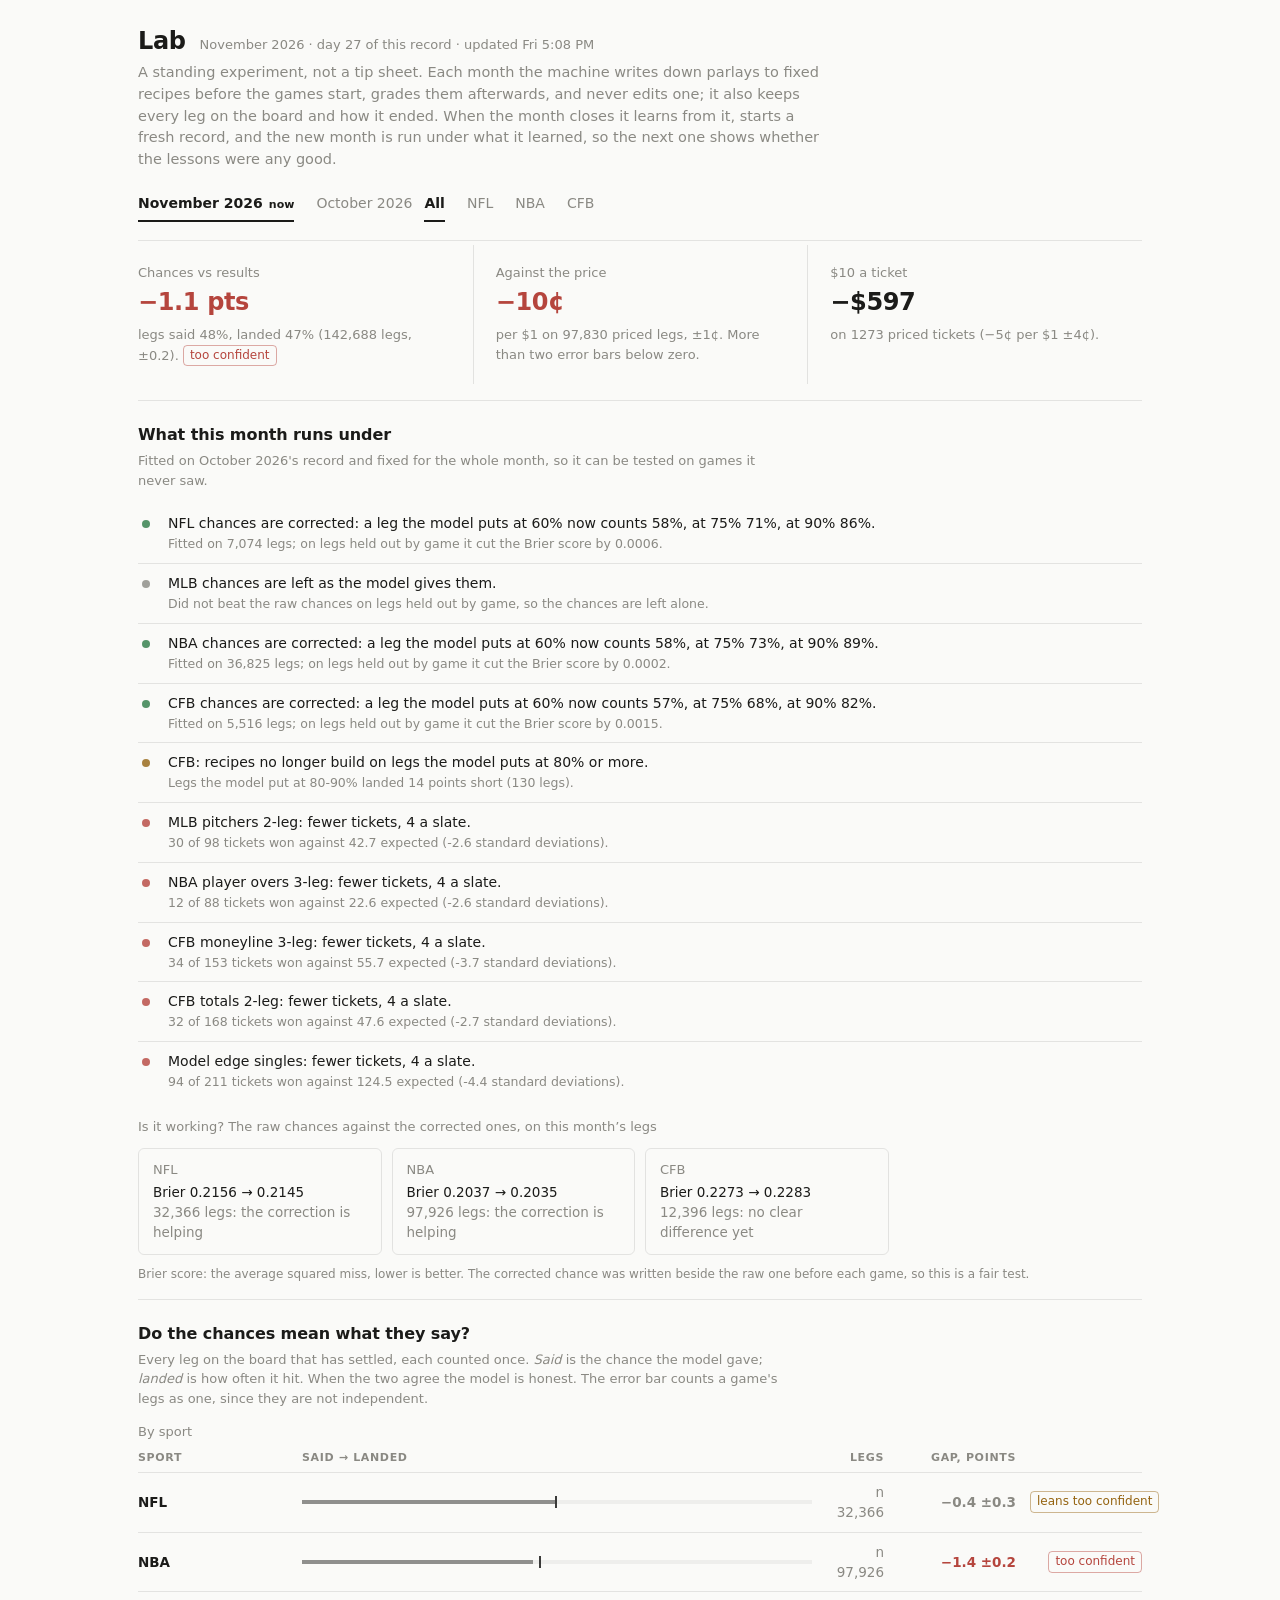
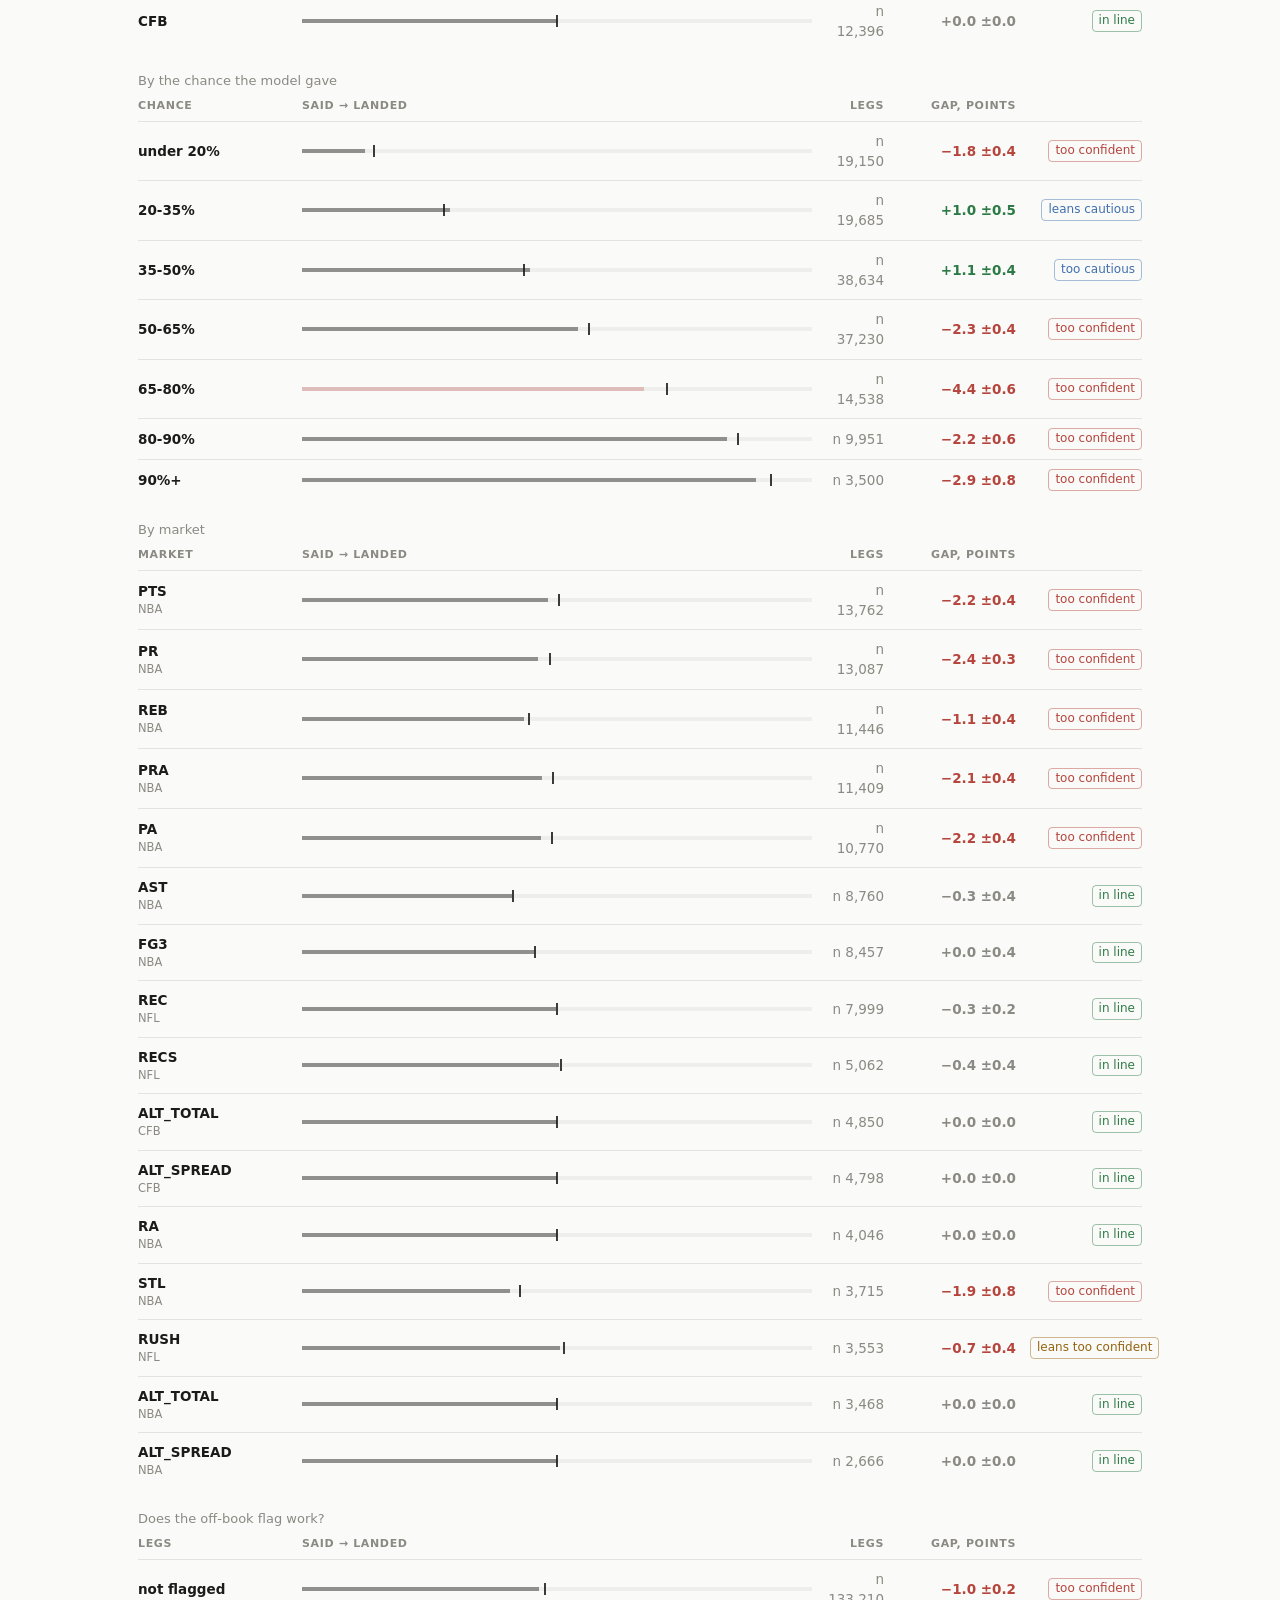
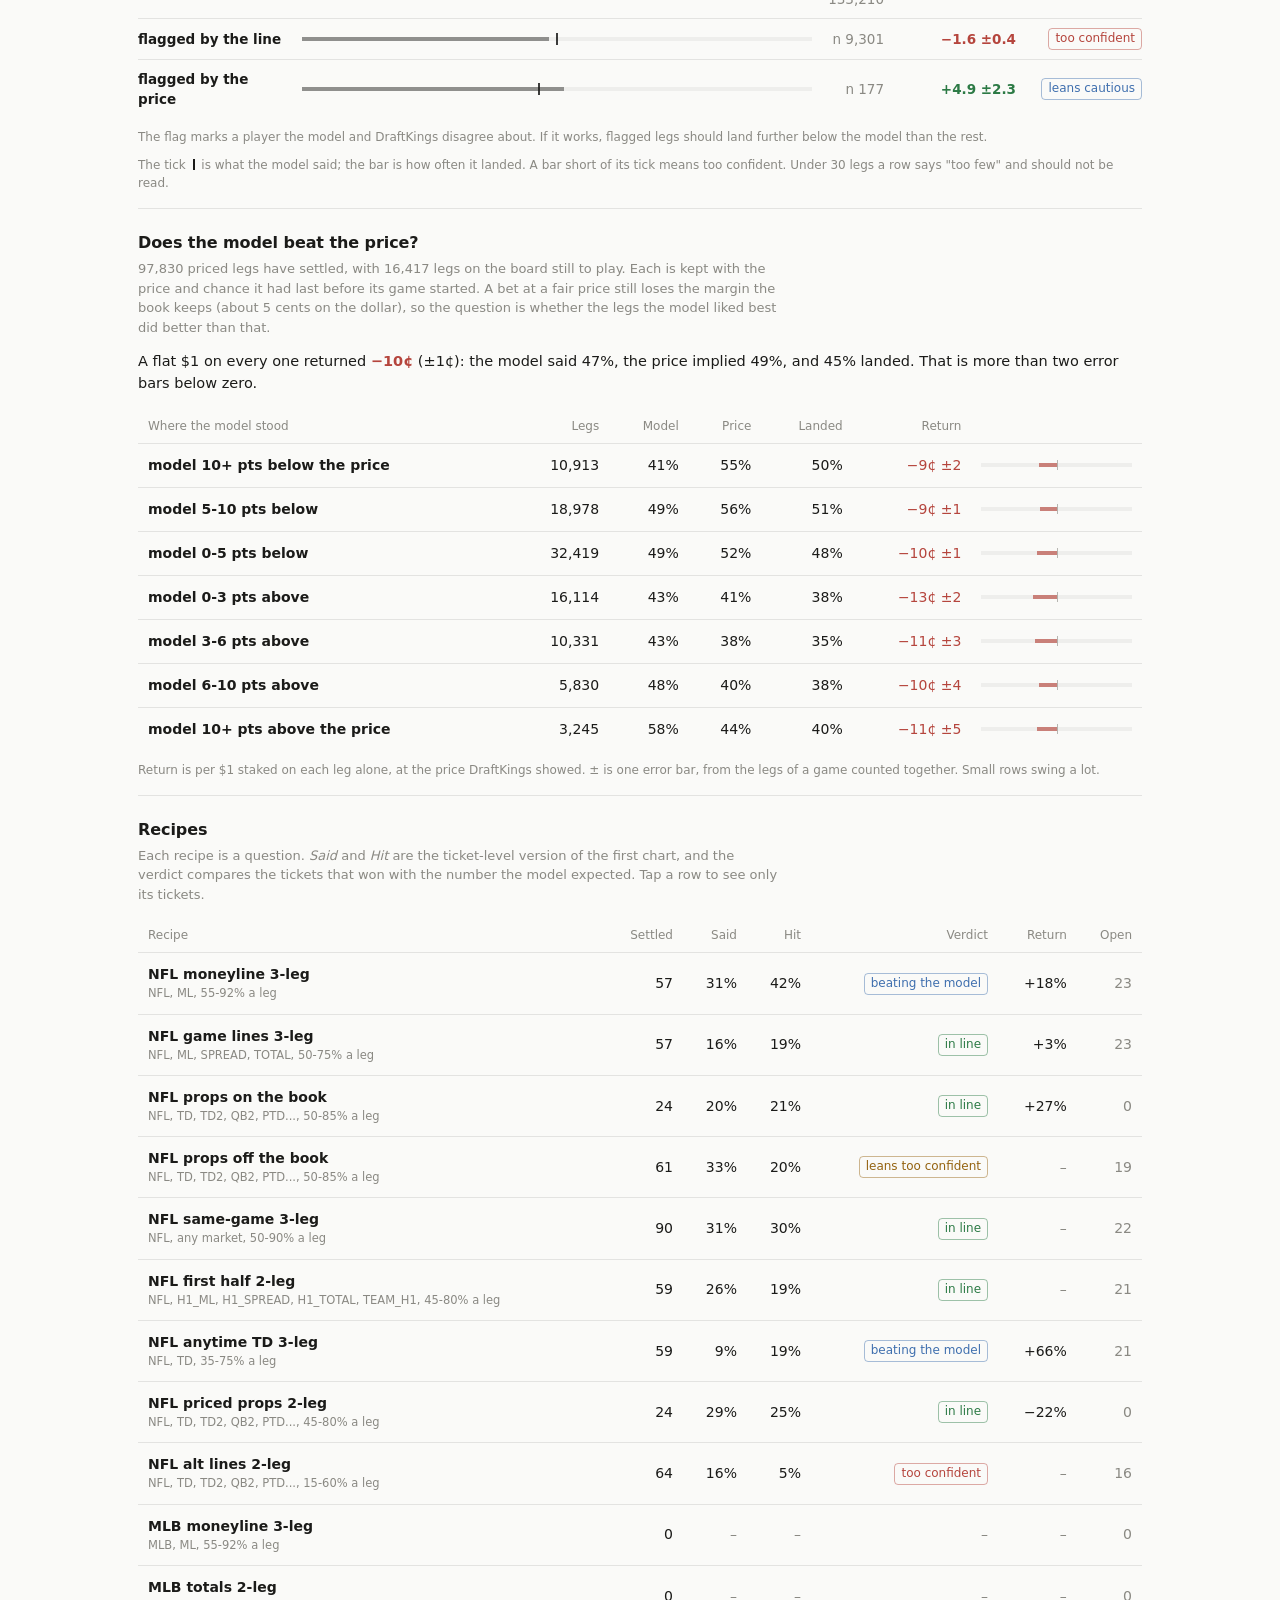
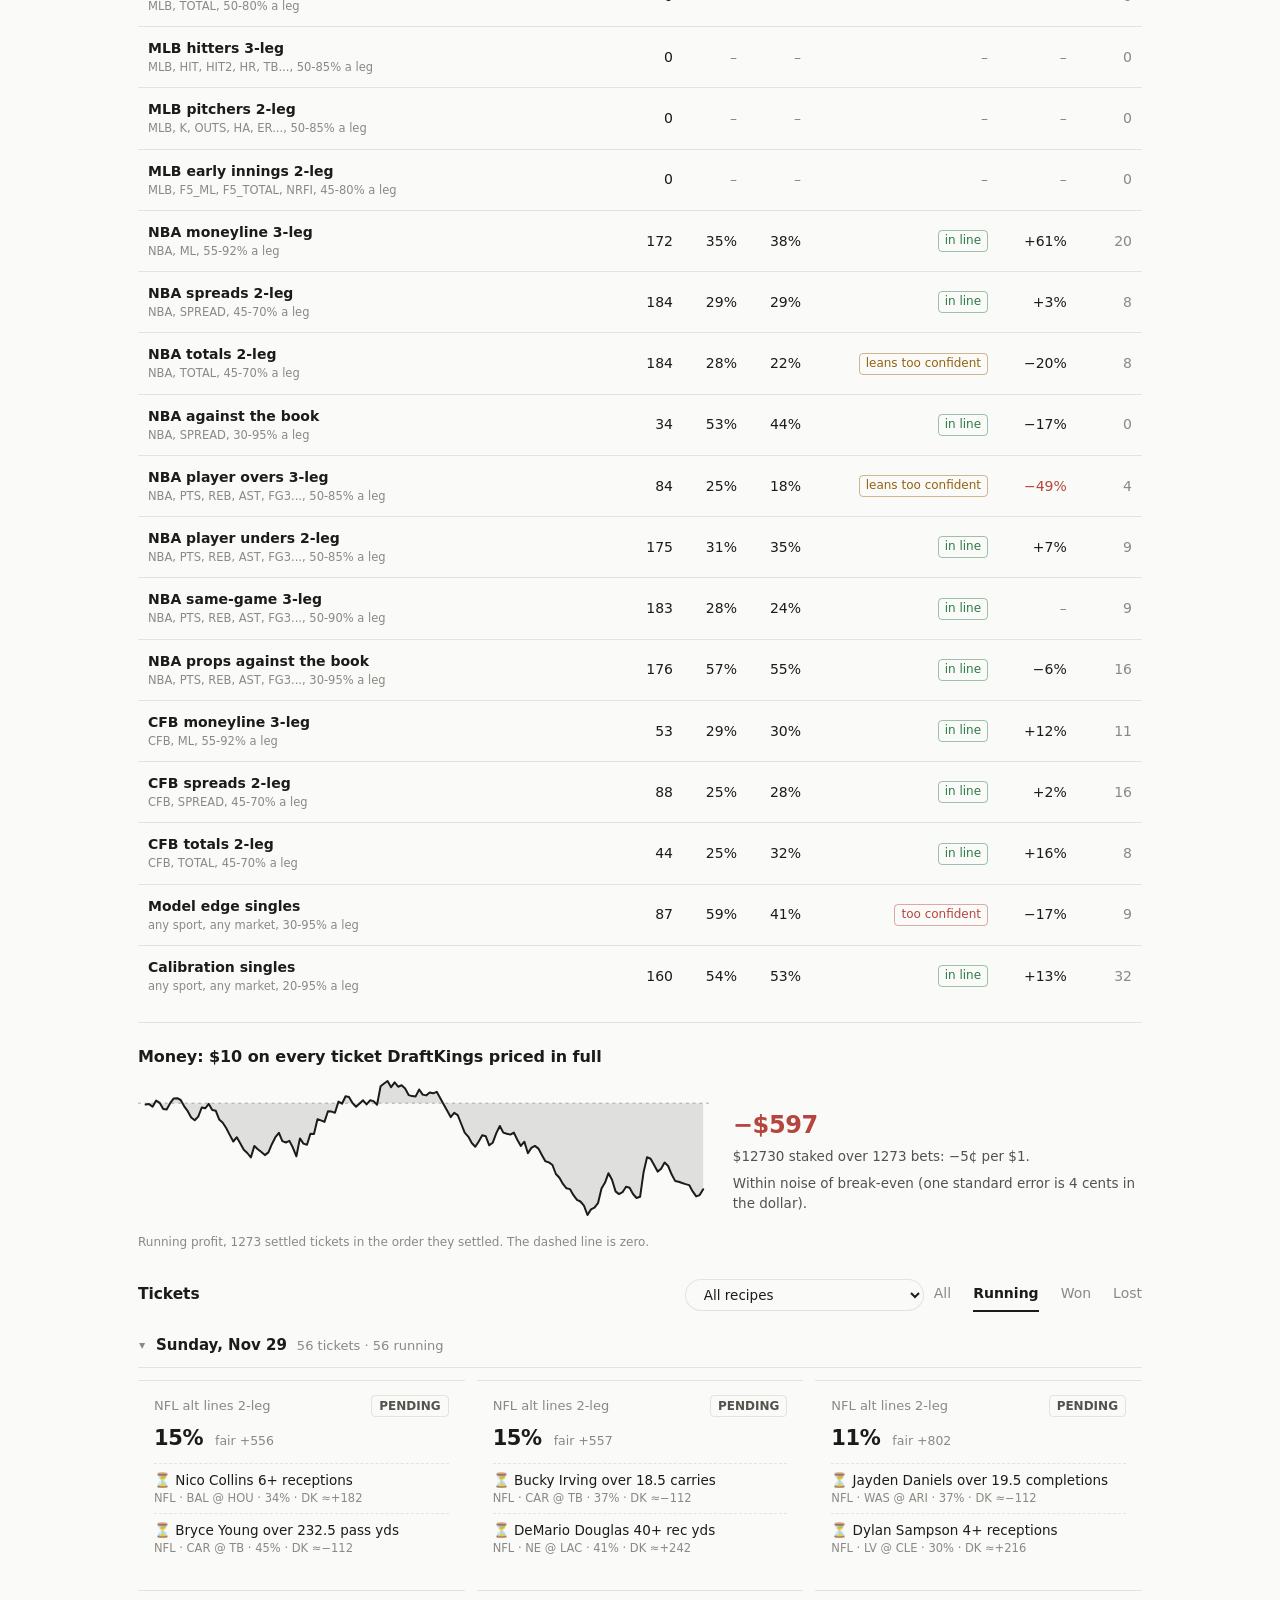
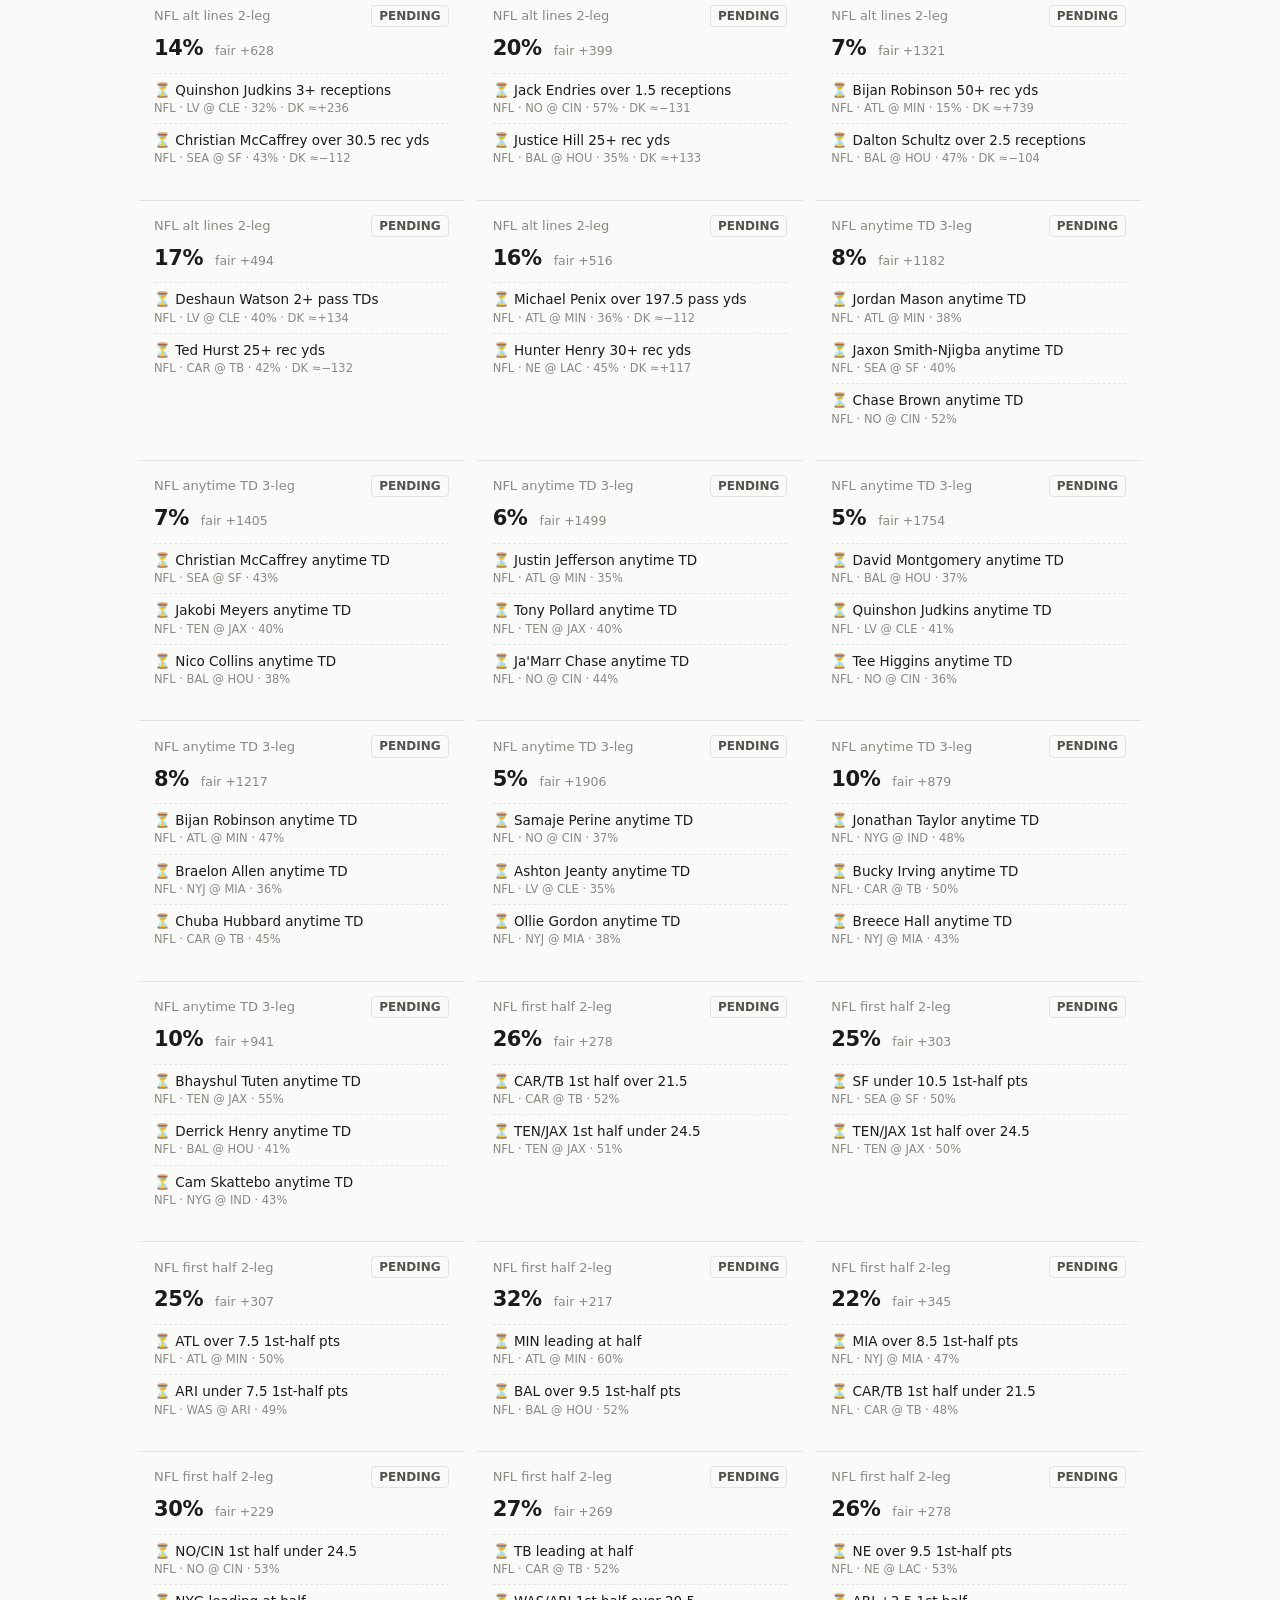
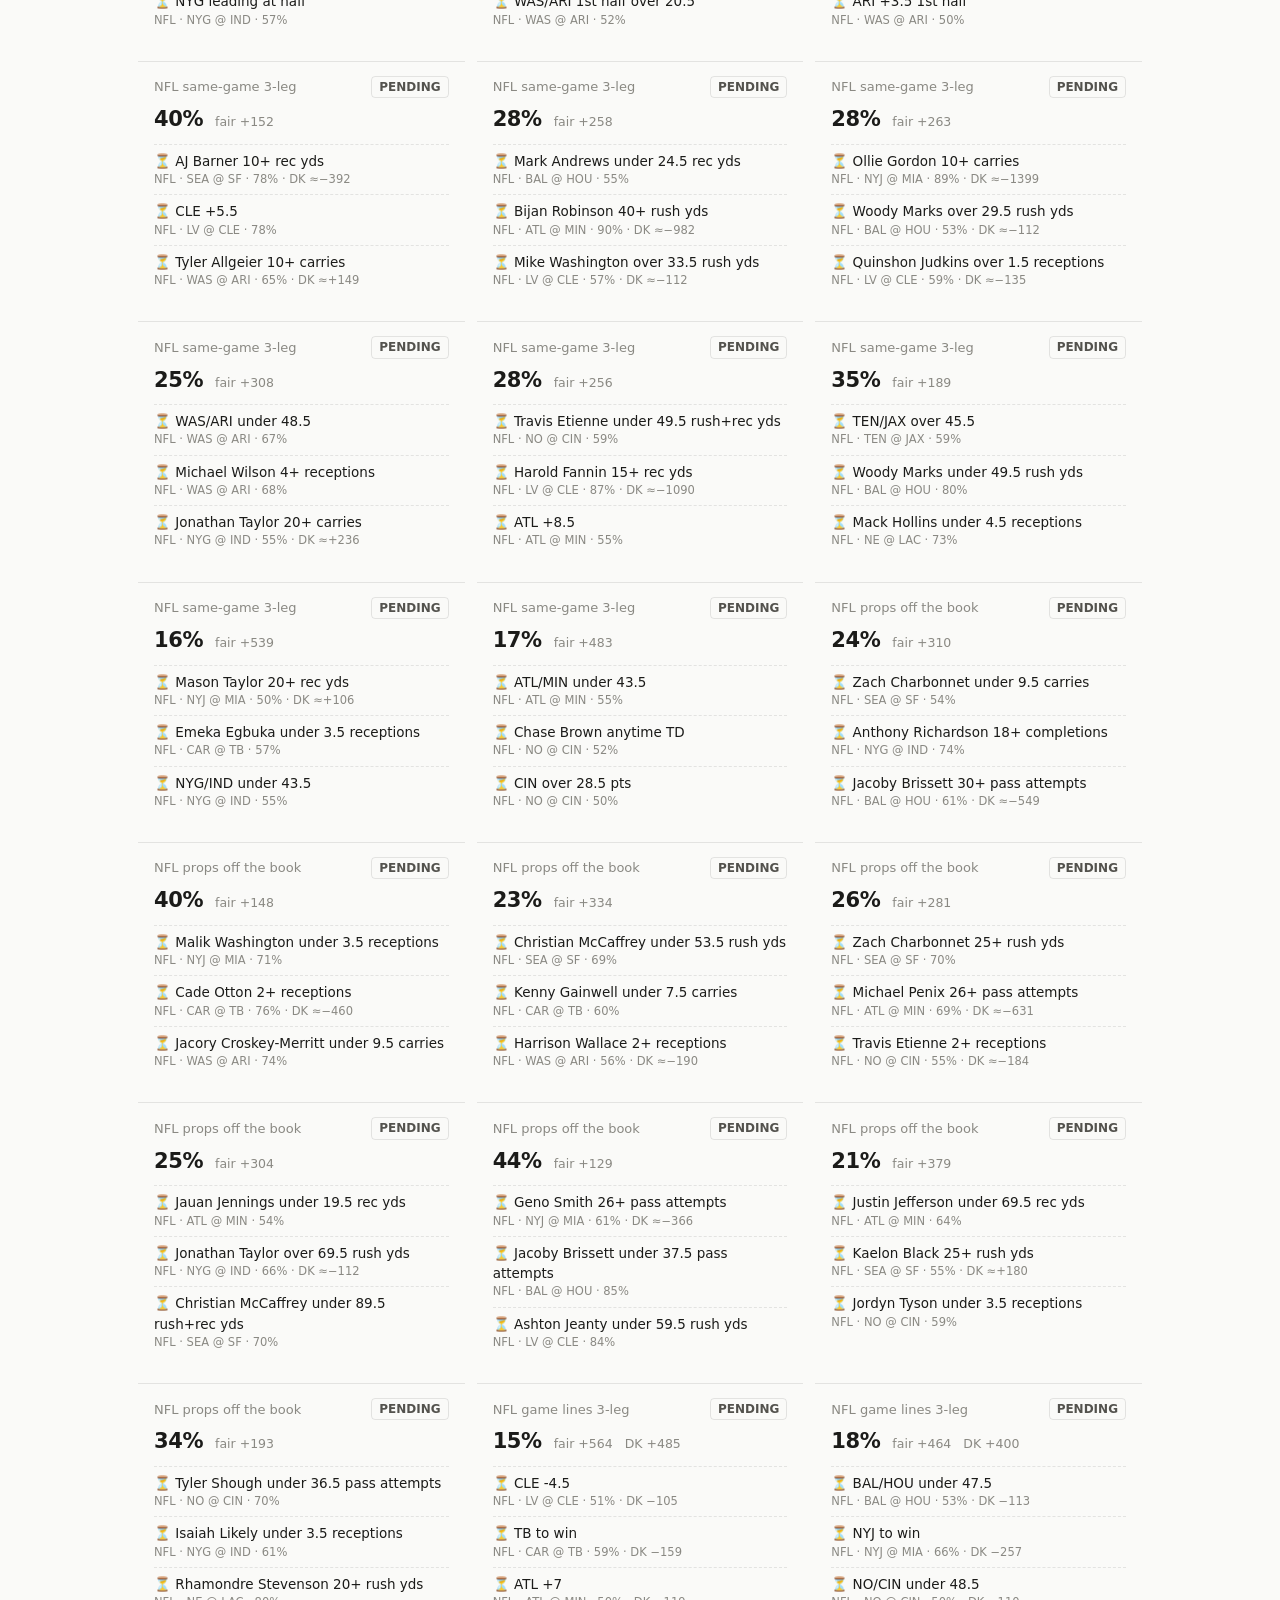
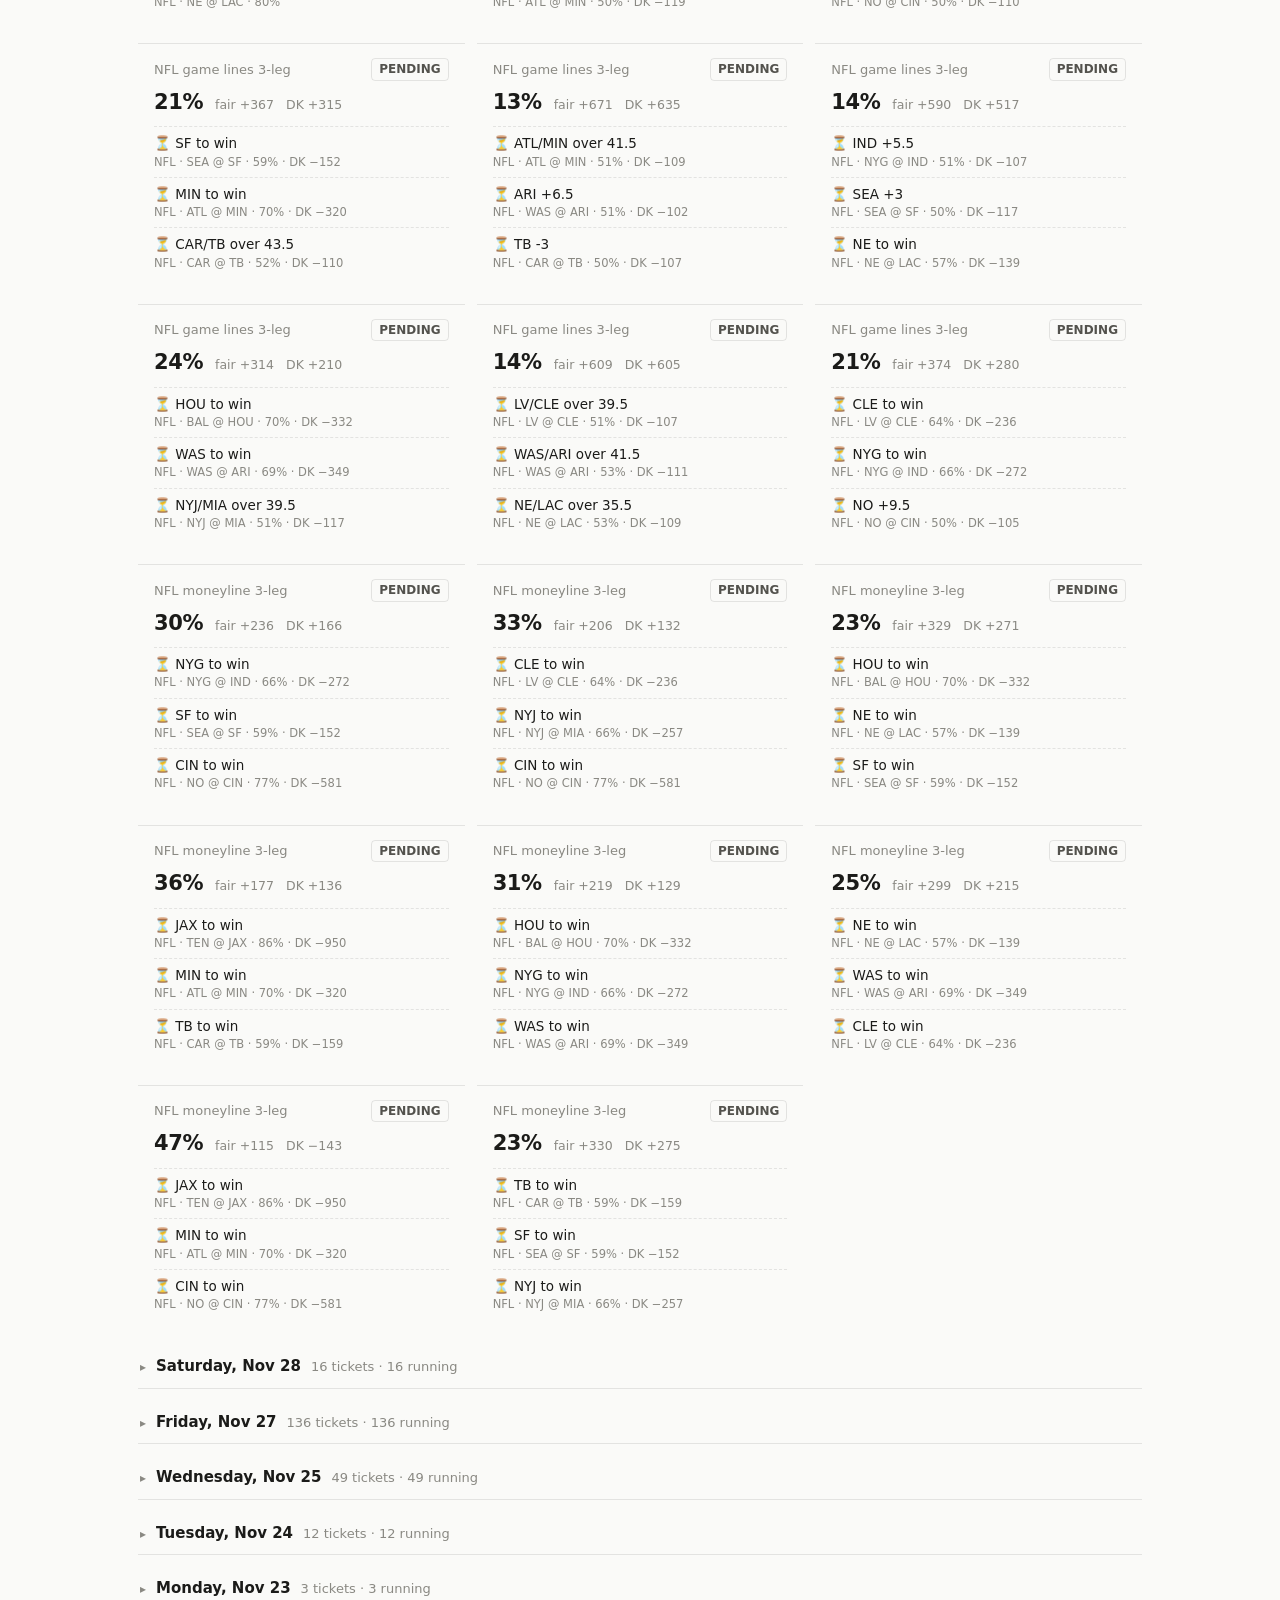
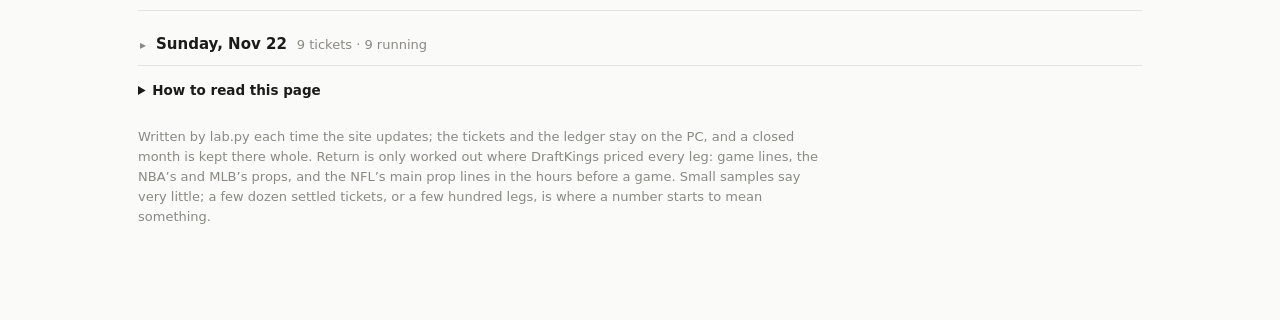
<file: lab.html>
<!doctype html>
<html lang="en">
<head>
<meta charset="utf-8">
<meta name="viewport" content="width=device-width, initial-scale=1">
<title>Lab</title>
<link rel="icon" href="data:image/svg+xml,%3Csvg xmlns='http://www.w3.org/2000/svg' viewBox='0 0 32 32'%3E%3Cpath d='M12 3h8v2h-1v7l7 13a3 3 0 0 1-2.6 4.4H8.6A3 3 0 0 1 6 25l7-13V5h-1z' fill='%2317a673' stroke='%230b0b0b' stroke-width='2' stroke-linejoin='round'/%3E%3C/svg%3E">
<style>
/* The same softer look as the NBA page: hairlines instead of boxes, big radii, numbers doing the work. */
:root {
  color-scheme: light;
  --page: #f9f9f7; --surface: #ffffff; --surface-2: #f3f2ee; --ink: #101010; --ink-2: #4f4e4a; --muted: #8b8982;
  --grid: #e7e6e0; --border: rgba(16, 16, 16, 0.07); --hair: rgba(16, 16, 16, 0.08);
  --shadow: 0 1px 1px rgba(16, 16, 16, 0.03), 0 12px 32px -14px rgba(16, 16, 16, 0.14);
  --accent: #17a673; --good: #0ca30c; --good-text: #07700a; --bad: #d23f3f; --warn: #b06f00; --info: #2f7be0;
  --good-soft: rgba(12, 163, 12, 0.12); --bad-soft: rgba(210, 63, 63, 0.12); --warn-soft: rgba(176, 111, 0, 0.14); --info-soft: rgba(47, 123, 224, 0.12);
  --radius: 20px; --ease: cubic-bezier(0.22, 0.8, 0.24, 1);
  font-family: ui-sans-serif, system-ui, -apple-system, "Segoe UI", Roboto, sans-serif;
}
@media (prefers-color-scheme: dark) {
  :root:where(:not([data-theme="light"])) {
    color-scheme: dark;
    --page: #0d0d0d; --surface: #161616; --surface-2: #202020; --ink: #f6f6f3; --ink-2: #c4c3ba; --muted: #8b8982;
    --grid: #262626; --border: rgba(255, 255, 255, 0.07); --hair: rgba(255, 255, 255, 0.08);
    --shadow: 0 1px 1px rgba(0, 0, 0, 0.35), 0 16px 36px -16px rgba(0, 0, 0, 0.7);
    --accent: #1fb583; --good-text: #35cc3f; --bad: #ef6b6b; --warn: #e5a63f; --info: #4b92ee;
    --good-soft: rgba(53, 204, 63, 0.13); --bad-soft: rgba(239, 107, 107, 0.14); --warn-soft: rgba(229, 166, 63, 0.16); --info-soft: rgba(75, 146, 238, 0.16);
  }
}
* { box-sizing: border-box; }
html, body { margin: 0; padding: 0; }
body { background: var(--page); color: var(--ink); font-size: 15px; line-height: 1.5; -webkit-font-smoothing: antialiased; }
body::before { content: ""; position: fixed; inset: 0 0 auto 0; height: 320px; pointer-events: none; z-index: -1;
  background: radial-gradient(900px 240px at 50% -90px, color-mix(in srgb, var(--accent) 9%, transparent), transparent 70%); }
main { max-width: 1040px; margin: 0 auto; padding: 26px 18px 80px; }
h1 { font-size: 26px; margin: 0; letter-spacing: -0.025em; font-weight: 700; line-height: 1.2; }
h2 { font-size: 15.5px; margin: 0 0 4px; letter-spacing: -0.005em; font-weight: 650; }
h3 { font-size: 11.5px; margin: 0 0 8px; color: var(--muted); font-weight: 600; text-transform: uppercase; letter-spacing: 0.06em; }
.num { font-variant-numeric: tabular-nums; }
.page-head { display: flex; align-items: baseline; gap: 14px; flex-wrap: wrap; }
.stamp { color: var(--muted); font-size: 13px; }
.lede { color: var(--ink-2); margin: 6px 0 16px; font-size: 14.5px; max-width: 74ch; }
.hint { color: var(--muted); font-size: 13px; margin: 0 0 14px; max-width: 78ch; }
.card { background: var(--surface); border: 1px solid var(--border); border-radius: var(--radius); box-shadow: var(--shadow); padding: 20px 22px; margin-top: 16px; }
.pills { display: inline-flex; flex-wrap: wrap; gap: 4px; padding: 4px; border-radius: 999px; background: var(--surface-2); }
.pills button { border: 0; background: transparent; color: var(--ink-2); font: inherit; font-size: 13.5px; font-weight: 550; padding: 6px 15px; border-radius: 999px; cursor: pointer; transition: background .2s var(--ease), color .2s; }
.pills button:hover { color: var(--ink); }
.pills button[aria-pressed="true"] { background: var(--surface); color: var(--ink); box-shadow: 0 1px 3px rgba(0, 0, 0, 0.12); }
.pills[hidden] { display: none; }
.good { color: var(--good-text); } .bad { color: var(--bad); } .dim { color: var(--muted); } .warn { color: var(--warn); }

/* the three figures */
.hero { display: grid; grid-template-columns: repeat(3, minmax(0, 1fr)); margin-top: 18px; background: var(--surface); border: 1px solid var(--border);
  border-radius: var(--radius); box-shadow: var(--shadow); }
.hero > div { padding: 20px 22px; }
.hero > div + div { border-left: 1px solid var(--hair); }
.hero .k { font-size: 11.5px; color: var(--muted); text-transform: uppercase; letter-spacing: .06em; font-weight: 600; margin-bottom: 6px; }
.hero .v { font-size: 30px; font-weight: 700; letter-spacing: -0.03em; line-height: 1.1; font-variant-numeric: tabular-nums; }
.hero .s { color: var(--ink-2); font-size: 13px; margin-top: 8px; }
.chip { display: inline-block; font-size: 11px; font-weight: 700; letter-spacing: .03em; padding: 2px 9px; border-radius: 999px; background: var(--surface-2); color: var(--ink-2); white-space: nowrap; vertical-align: 1px; }
.chip.good { background: var(--good-soft); color: var(--good-text); } .chip.bad { background: var(--bad-soft); color: var(--bad); }
.chip.warn { background: var(--warn-soft); color: var(--warn); } .chip.info { background: var(--info-soft); color: var(--info); }

/* rows with a bar: what the model said against what landed */
.crow { display: grid; grid-template-columns: minmax(96px, 150px) minmax(120px, 1fr) 58px 118px 112px; gap: 4px 14px; align-items: center; padding: 9px 0; border-top: 1px solid var(--hair); font-size: 13.5px; }
.crow:first-of-type { border-top: 0; }
.crow .cl { font-weight: 600; }
.crow .cl small { display: block; color: var(--muted); font-weight: 400; font-size: 11.5px; }
.crow .cn, .crow .cg { text-align: right; font-variant-numeric: tabular-nums; }
.crow .cn { color: var(--muted); }
.crow .cg { font-weight: 600; }
.cbar { position: relative; height: 8px; border-radius: 999px; background: var(--surface-2); }
.cbar i { position: absolute; left: 0; top: 0; bottom: 0; border-radius: 999px; background: color-mix(in srgb, var(--accent) 70%, transparent); transform-origin: left center; animation: grow .7s var(--ease) backwards; }
.cbar i.low { background: color-mix(in srgb, var(--bad) 65%, transparent); }
.cbar b { position: absolute; top: -4px; width: 2px; height: 16px; border-radius: 2px; background: var(--ink); opacity: .85; transform: translateX(-1px); }
.crow .cc { text-align: right; }
@keyframes grow { from { transform: scaleX(0); } }
.chead { display: grid; grid-template-columns: minmax(96px, 150px) minmax(120px, 1fr) 58px 118px 112px; gap: 4px 14px; font-size: 11px; text-transform: uppercase; letter-spacing: .06em; color: var(--muted); font-weight: 600; padding-bottom: 6px; }
.chead span:nth-child(n+3) { text-align: right; }
.legend { color: var(--muted); font-size: 12px; margin: 10px 0 0; }
.legend b { display: inline-block; width: 2px; height: 11px; background: var(--ink); vertical-align: -1px; margin: 0 3px; }

/* the price: return bars around zero */
.rbar { position: relative; height: 8px; border-radius: 999px; background: var(--surface-2); }
.rbar::after { content: ""; position: absolute; left: 50%; top: -3px; bottom: -3px; width: 1px; background: var(--muted); opacity: .6; }
.rbar i { position: absolute; top: 0; bottom: 0; border-radius: 999px; }
.rbar i.up { left: 50%; background: color-mix(in srgb, var(--good) 70%, transparent); }
.rbar i.down { right: 50%; background: color-mix(in srgb, var(--bad) 65%, transparent); }

/* tables */
.scroll { overflow-x: auto; margin: 0 -22px; padding: 0 22px; }
table { border-collapse: collapse; width: 100%; font-size: 13.5px; font-variant-numeric: tabular-nums; }
th, td { padding: 10px 10px; text-align: right; border-bottom: 1px solid var(--hair); vertical-align: middle; white-space: nowrap; }
th { color: var(--muted); font-weight: 600; font-size: 11px; text-transform: uppercase; letter-spacing: .06em; padding-bottom: 8px; }
th:first-child, td:first-child { text-align: left; white-space: normal; }
tbody tr:last-child td { border-bottom: 0; }
tbody tr.pick { cursor: pointer; transition: background .12s; }
tbody tr.pick:hover { background: var(--surface-2); }
tbody tr.on { background: color-mix(in srgb, var(--accent) 9%, transparent); }
td .about { display: block; color: var(--muted); font-size: 11.5px; font-weight: 400; }
td .nm { font-weight: 600; }

/* money */
.money { display: grid; grid-template-columns: minmax(0, 1.4fr) minmax(0, 1fr); gap: 22px; align-items: center; }
.money svg { width: 100%; height: 150px; display: block; }
.money .big { font-size: 28px; font-weight: 700; letter-spacing: -0.03em; font-variant-numeric: tabular-nums; }
.money p { margin: 6px 0 0; color: var(--ink-2); font-size: 13.5px; }
.axis { stroke: var(--grid); stroke-width: 1; } .zero { stroke: var(--muted); stroke-width: 1; stroke-dasharray: 3 4; opacity: .7; }
.line { fill: none; stroke: var(--accent); stroke-width: 2; stroke-linejoin: round; stroke-linecap: round; }
.area { fill: color-mix(in srgb, var(--accent) 12%, transparent); stroke: none; }

/* tickets */
.bar { display: flex; flex-wrap: wrap; gap: 10px; align-items: center; margin: 26px 0 12px; }
.bar h2 { margin: 0; flex: 1; font-size: 15.5px; }
.bar select { font: inherit; font-size: 13.5px; border: 1px solid var(--border); background: var(--surface); color: var(--ink); border-radius: 999px; padding: 6px 14px; max-width: 100%; }
.day { margin-top: 12px; }
.day > summary { list-style: none; cursor: pointer; display: flex; align-items: baseline; gap: 10px; padding: 10px 2px; font-weight: 650; border-bottom: 1px solid var(--hair); }
.day > summary::-webkit-details-marker { display: none; }
.day > summary::before { content: "▸"; color: var(--muted); font-size: 12px; transition: transform .2s var(--ease); }
.day[open] > summary::before { transform: rotate(90deg); }
.day > summary small { color: var(--muted); font-weight: 450; font-size: 13px; }
.tickets { display: grid; grid-template-columns: repeat(auto-fill, minmax(300px, 1fr)); gap: 12px; padding-top: 12px; }
.tk { background: var(--surface); border: 1px solid var(--border); border-radius: 16px; padding: 14px 16px 6px; }
.tk header { display: flex; align-items: center; gap: 8px; }
.tk h4 { margin: 0; flex: 1; font-size: 11.5px; font-weight: 650; color: var(--muted); text-transform: uppercase; letter-spacing: .05em; }
.state { font-size: 11px; font-weight: 800; letter-spacing: .05em; padding: 2px 9px; border-radius: 999px; background: var(--surface-2); color: var(--ink-2); }
.state.won { background: var(--good-soft); color: var(--good-text); } .state.lost { background: var(--bad-soft); color: var(--bad); }
.tk .nums { display: flex; flex-wrap: wrap; gap: 4px 12px; align-items: baseline; margin: 6px 0 4px; }
.tk .nums b { font-size: 21px; letter-spacing: -0.02em; }
.tk .nums span { color: var(--muted); font-size: 12.5px; }
.tk ul { list-style: none; margin: 0; padding: 4px 0 8px; }
.tk li { padding: 6px 0; border-top: 1px dashed var(--hair); font-size: 13.5px; }
.tk li small { display: block; color: var(--muted); font-size: 11.5px; }
.more { display: block; margin: 18px auto 0; border: 1px solid var(--border); background: var(--surface); color: var(--ink); border-radius: 999px; padding: 8px 18px; font: inherit; font-size: 13.5px; cursor: pointer; }
.empty { color: var(--muted); text-align: center; padding: 26px 8px; font-size: 14px; }
.foot { color: var(--ink-2); font-size: 13px; line-height: 1.55; margin-top: 26px; max-width: 84ch; }
details.how { margin-top: 14px; color: var(--ink-2); font-size: 13.5px; }
details.how summary { cursor: pointer; color: var(--ink); font-weight: 600; }
details.how p { margin: 8px 0 0; max-width: 80ch; }

@media (max-width: 760px) {
  main { padding: 18px 14px 70px; } h1 { font-size: 23px; }
  .hero { grid-template-columns: 1fr; } .hero > div + div { border-left: 0; border-top: 1px solid var(--hair); }
  .hero .v { font-size: 26px; }
  .card { padding: 16px 16px; border-radius: 18px; }
  .scroll { margin: 0 -16px; padding: 0 16px; }
  .crow, .chead { grid-template-columns: 1fr 52px 96px; }
  .chead span:nth-child(2), .crow .cbar { display: none; }
  .crow .cl { grid-column: 1; } .crow .cc { grid-column: 1 / -1; text-align: left; }
  .crow .cbar { display: block; grid-column: 1 / -1; order: 5; }
  .money { grid-template-columns: 1fr; }
  .tickets { grid-template-columns: 1fr; }
}
@media (prefers-reduced-motion: reduce) { * { animation: none !important; transition: none !important; } }

/* the month */
.months { display: flex; flex-wrap: wrap; gap: 8px 12px; align-items: center; margin: 14px 0 6px; }
.months .pills button .now { color: var(--accent); font-size: 11px; margin-left: 6px; font-weight: 700; }
.lessons { margin: 0; padding: 0; list-style: none; }
.lessons li { display: grid; grid-template-columns: 22px 1fr; gap: 8px; padding: 9px 0; border-top: 1px solid var(--hair); font-size: 14px; }
.lessons li:first-child { border-top: 0; }
.lessons .ic { width: 8px; height: 8px; border-radius: 50%; margin: 7px 0 0 4px; background: var(--muted); opacity: .8; }
.lessons .ic.good { background: var(--good); } .lessons .ic.bad { background: var(--bad); } .lessons .ic.info { background: var(--info); } .lessons .ic.warn { background: var(--warn); }
.lessons small { display: block; color: var(--muted); font-size: 12.5px; margin-top: 1px; }
.checks { display: grid; grid-template-columns: repeat(auto-fill, minmax(230px, 1fr)); gap: 10px; margin-top: 12px; }
.check { border: 1px solid var(--hair); border-radius: 14px; padding: 11px 14px; font-size: 13.5px; }
.check b { font-size: 12px; text-transform: uppercase; letter-spacing: .06em; color: var(--muted); display: block; margin-bottom: 2px; }
.check .n { font-variant-numeric: tabular-nums; }
.preview { opacity: .85; }
.sub-h { margin: 16px 0 6px; }
.note-line { color: var(--ink-2); font-size: 13.5px; margin: 10px 0 0; max-width: 80ch; }

/* >>> calm layer: one quiet look for every page. Plain text where there was a pill, a hairline where there was a box, no colour that
   is not data. (Source: sports_dashboard/calm_layer.css; python calm.py writes it at the end of each page's own styles.) */
:root {
  color-scheme: light;
  --page: #fafaf8; --surface: #fafaf8; --surface-2: rgba(24, 24, 22, 0.05);
  --ink: #1b1b19; --ink-2: #53524d; --muted: #8a8983;
  --grid: rgba(24, 24, 22, 0.09); --axis: rgba(24, 24, 22, 0.22);
  --border: rgba(24, 24, 22, 0.10); --border-2: rgba(24, 24, 22, 0.20); --hair: rgba(24, 24, 22, 0.10);
  --shadow: none; --radius: 6px; --radius-sm: 5px;
  --away: #3f6fae; --home: #c4663c; --accent: #1b1b19; --accent-soft: rgba(24, 24, 22, 0.06); --deemph: rgba(24, 24, 22, 0.2);
  --good: #2c7a45; --good-text: #2c7a45; --good-soft: rgba(44, 122, 69, 0.10);
  --bad: #b5453d; --critical: #b5453d; --bad-soft: rgba(181, 69, 61, 0.10);
  --warn: #946310; --warn-soft: rgba(148, 99, 16, 0.12); --info: #3f6fae; --info-soft: rgba(63, 111, 174, 0.12);
  --chip: rgba(24, 24, 22, 0.05); --btn-bg: #1b1b19; --btn-ink: #fafaf8; --active: rgba(24, 24, 22, 0.05);
  font-family: ui-sans-serif, system-ui, -apple-system, "Segoe UI Variable Text", "Segoe UI", Roboto, "Helvetica Neue", sans-serif;
}
@media (prefers-color-scheme: dark) {
  :root:not([data-theme="light"]) {
    color-scheme: dark;
    --page: #131312; --surface: #131312; --surface-2: rgba(255, 255, 255, 0.06);
    --ink: #e8e7e3; --ink-2: #b1b0aa; --muted: #848379;
    --grid: rgba(255, 255, 255, 0.08); --axis: rgba(255, 255, 255, 0.22);
    --border: rgba(255, 255, 255, 0.10); --border-2: rgba(255, 255, 255, 0.20); --hair: rgba(255, 255, 255, 0.10);
    --away: #6b9ddc; --home: #d9805a; --accent: #e8e7e3; --accent-soft: rgba(255, 255, 255, 0.08); --deemph: rgba(255, 255, 255, 0.2);
    --good: #6dbd88; --good-text: #6dbd88; --good-soft: rgba(109, 189, 136, 0.13);
    --bad: #e2837c; --critical: #e2837c; --bad-soft: rgba(226, 131, 124, 0.13);
    --warn: #d8a850; --warn-soft: rgba(216, 168, 80, 0.14); --info: #6b9ddc; --info-soft: rgba(107, 157, 220, 0.14);
    --chip: rgba(255, 255, 255, 0.07); --btn-bg: #e8e7e3; --btn-ink: #131312; --active: rgba(255, 255, 255, 0.07);
  }
}
:root[data-theme="dark"] {
  color-scheme: dark;
  --page: #131312; --surface: #131312; --surface-2: rgba(255, 255, 255, 0.06);
  --ink: #e8e7e3; --ink-2: #b1b0aa; --muted: #848379;
  --grid: rgba(255, 255, 255, 0.08); --axis: rgba(255, 255, 255, 0.22);
  --border: rgba(255, 255, 255, 0.10); --border-2: rgba(255, 255, 255, 0.20); --hair: rgba(255, 255, 255, 0.10);
  --away: #6b9ddc; --home: #d9805a; --accent: #e8e7e3; --accent-soft: rgba(255, 255, 255, 0.08); --deemph: rgba(255, 255, 255, 0.2);
  --good: #6dbd88; --good-text: #6dbd88; --good-soft: rgba(109, 189, 136, 0.13);
  --bad: #e2837c; --critical: #e2837c; --bad-soft: rgba(226, 131, 124, 0.13);
  --warn: #d8a850; --warn-soft: rgba(216, 168, 80, 0.14); --info: #6b9ddc; --info-soft: rgba(107, 157, 220, 0.14);
  --chip: rgba(255, 255, 255, 0.07); --btn-bg: #e8e7e3; --btn-ink: #131312; --active: rgba(255, 255, 255, 0.07);
}

/* ---- page and type */
html { scroll-behavior: auto; }
body { background: var(--page); color: var(--ink); font-size: 15px; line-height: 1.5; letter-spacing: 0; text-rendering: auto; }
body::before { display: none; }
h1 { font-size: 24px; font-weight: 600; letter-spacing: -0.015em; line-height: 1.25; }
h2 { font-size: 16px; font-weight: 600; letter-spacing: -0.005em; }
h3, .cmp h3 { font-size: 13px; font-weight: 500; text-transform: none; letter-spacing: 0; color: var(--muted); }
.sub, .meta, .lede, .hint, .stamp, .note, .foot, .legend { color: var(--muted); }
:focus-visible { outline: 2px solid var(--ink); outline-offset: 2px; }
main:focus-visible, #view:focus-visible, [tabindex="-1"]:focus-visible { outline: none; }
::-webkit-scrollbar { width: 10px; height: 10px; }
::-webkit-scrollbar-thumb { background: var(--border-2); border-radius: 5px; border: 2px solid var(--page); }
::-webkit-scrollbar-track { background: transparent; }

/* ---- containers: a hairline above, space around, no box */
.card, .hero, section.filters, .list, .bonus-sum, .summary, .tk, .check, .parlay, .qb-line, .sb {
  background: transparent; border: 0; border-radius: 0; box-shadow: none;
}
.card, .tk, .parlay { border-top: 1px solid var(--hair); }
.card { padding: 22px 0 0; }
.hero { border-top: 1px solid var(--hair); padding-top: 4px; }
.hero > div { padding: 18px 22px 18px 0; }
.hero > div + div { border-left: 1px solid var(--hair); padding-left: 22px; }
section.filters { border-top: 1px solid var(--hair); border-bottom: 1px solid var(--hair); border-radius: 0; padding: 16px 0 18px; }
.list { border-top: 1px solid var(--hair); border-radius: 0; }
.check { border: 1px solid var(--hair); border-radius: 6px; }
.sb { padding: 24px 0 8px; border-top: 1px solid var(--hair); }

/* ---- plain text where there was a pill; an outline where a mark is needed */
.pill, .tag, .badge, span.chip, .flag, .l5, .count-pill {
  background: none; border: 1px solid var(--hair); border-radius: 4px; padding: 0 6px; font-size: 12px; font-weight: 500;
  letter-spacing: 0; text-transform: none; color: var(--ink-2); line-height: 1.65;
}
.page-head .pill, .head .pill, .gc-chips .pill, .card header .pill, .batch-head .pill, .row-between .pill {
  border: 0; padding: 0; color: var(--muted); font-size: 14px; font-weight: 400;
}
.pill.live { background: none; color: var(--muted); }
.pill.live::before { display: none; }
.pill.warn, .tag.warn { color: var(--warn); border-color: color-mix(in srgb, var(--warn) 45%, transparent); background: none; }
.tag.live { color: var(--bad); border-color: color-mix(in srgb, var(--bad) 45%, transparent); background: none; }
.tag.upset { color: var(--ink); border-color: var(--ink-2); background: none; }
.chip.good, .l5.hot { color: var(--good-text); background: none; border-color: color-mix(in srgb, var(--good) 45%, transparent); }
.chip.bad, .l5.cold, .flag { color: var(--bad); background: none; border-color: color-mix(in srgb, var(--bad) 45%, transparent); }
.chip.warn { color: var(--warn); background: none; border-color: color-mix(in srgb, var(--warn) 45%, transparent); }
.chip.info { color: var(--info); background: none; border-color: color-mix(in srgb, var(--info) 45%, transparent); }
.state, .record { background: none; border: 1px solid var(--hair); border-radius: 4px; font-size: 12px; font-weight: 600; letter-spacing: 0; padding: 0 7px; line-height: 1.7; }
.state.won, .record.up { color: var(--good-text); border-color: color-mix(in srgb, var(--good) 45%, transparent); background: none; }
.state.lost, .record.down { color: var(--bad); border-color: color-mix(in srgb, var(--bad) 45%, transparent); background: none; }
.pays { background: none; border: 1px solid var(--hair); border-radius: 4px; padding: 0 7px; font-weight: 600; }
.pays.value { color: var(--good-text); border-color: color-mix(in srgb, var(--good) 45%, transparent); background: none; }
.dk { border-radius: 4px; }

/* ---- buttons and fields: square-ish, outlined, no fill */
.btn, button.ghost, button.more, button[data-copy] {
  background: transparent; color: var(--ink); border: 1px solid var(--border-2); border-radius: 5px; padding: 6px 12px; font-weight: 500;
  font-size: 13.5px; box-shadow: none;
}
.btn:hover, button.ghost:hover, button.more:hover, button[data-copy]:hover { background: var(--surface-2); }
details.more { border: 0; background: none; padding: 0; border-radius: 0; box-shadow: none; }
.btn-icon { width: auto; min-width: 34px; padding: 6px 9px; border-radius: 5px; }
.btn-primary, .primary, a.primary { background: var(--btn-bg); color: var(--btn-ink); border: 1px solid var(--btn-bg); border-radius: 5px; box-shadow: none; }
.btn-primary:hover, .primary:hover { opacity: .85; background: var(--btn-bg); }
.select, select, select.select, .input, input.input, .search, input.search, input[type="number"], input[type="text"], input[type="search"], input[type="date"] {
  background-color: transparent; color: var(--ink); border: 1px solid var(--border-2); border-radius: 5px; padding: 6px 10px; font-size: 13.5px; box-shadow: none; height: auto;
}
select.select { height: 34px; padding: 0 30px 0 10px; }
input.input { height: 34px; padding: 0 10px; }
.wf-banner { border-radius: 5px; background: none; border: 1px solid var(--hair); }
.stepper .btn { border-radius: 5px; }
.tooltip { border-radius: 6px; box-shadow: 0 2px 12px rgba(0, 0, 0, 0.28); }
.sk-click { border-radius: 4px; }
.input::placeholder, .search::placeholder, input::placeholder { color: var(--muted); }
.stakebar input { border-radius: 5px; background: transparent; }
.toast { border-radius: 6px; box-shadow: none; }

/* ---- tabs: words with a line under the one you are on */
.nav, .tabs, .pills, .seg {
  display: inline-flex; gap: 22px; padding: 0; background: none; border: 0; border-radius: 0; box-shadow: none; width: auto; max-width: 100%;
}
.nav a, .tabs a, .pills button, .seg button {
  background: none; border: 0; border-bottom: 2px solid transparent; border-radius: 0; padding: 6px 0; margin: 0; box-shadow: none;
  color: var(--muted); font-size: 14px; font-weight: 500; height: auto;
}
.nav a:hover, .tabs a:hover, .pills button:hover, .seg button:hover { color: var(--ink); background: none; }
.nav a[aria-current="page"], .tabs a.on, .pills button[aria-pressed="true"], .seg button[aria-pressed="true"] {
  background: none; color: var(--ink); border-bottom-color: var(--ink); box-shadow: none; font-weight: 600;
}
.seg.small button { padding: 4px 0; font-size: 13px; }
.seg .badge { margin-left: 5px; line-height: 1.3; vertical-align: 1px; }

/* ---- toggles (a leg type, a position, a quick line): a thin outline, filled when on */
button.chip, .chips .chip {
  background: transparent; border: 1px solid var(--hair); border-radius: 5px; padding: 4px 10px; color: var(--ink-2);
  font-size: 13px; font-weight: 500; box-shadow: none;
}
button.chip:hover, .chips .chip:hover { background: var(--surface-2); color: var(--ink); border-color: var(--border-2); }
button.chip[aria-pressed="true"], .chips .chip[aria-pressed="true"] { background: var(--surface-2); color: var(--ink); border-color: var(--border-2); font-weight: 600; }
.chip.small { padding: 2px 8px; font-size: 12.5px; }
button.ghost.on { background: var(--surface-2); color: var(--ink); border-color: var(--ink-2); }
button.switch { border: 0; background: none; border-radius: 0; padding: 4px 0; }
button.switch i { background: var(--border-2); }
button.switch i::after { background: var(--page); }
button.switch[aria-pressed="true"] i { background: var(--ink); }

/* ---- tables */
table { font-size: 14px; }
th { font-size: 12px; font-weight: 500; text-transform: none; letter-spacing: 0; color: var(--muted); padding: 8px 10px; border-bottom: 1px solid var(--hair); }
td { padding: 11px 10px; border-bottom: 1px solid var(--hair); }
tbody tr:hover { background: var(--surface-2); }
tbody tr:last-child td { border-bottom: 0; }
.scroll:not(.chips) { margin: 0; padding: 0; }
table.data th { font-size: 12px; text-transform: none; letter-spacing: 0; font-weight: 500; }

/* ---- figures: a label above, the number under it, no tile */
.kpi .k, .hero .k, .tile-label, .summary .l, .stat-chip span, .check b {
  font-size: 13px; font-weight: 400; text-transform: none; letter-spacing: 0; color: var(--muted);
}
.kpi .v, .hero .v, .tile-value, .summary .n, .money .big { font-size: 24px; font-weight: 600; letter-spacing: -0.015em; line-height: 1.2; }
.kpis { gap: 22px 32px; }
.kpi .n, .tile-sub, .hero .s { color: var(--muted); font-size: 13px; }
@media (max-width: 760px) {
  .hero > div { padding: 16px 0; }
  .hero > div + div { border-left: 0; padding-left: 0; border-top: 1px solid var(--hair); }
  .buildbar > .seg { flex: 1 0 100%; }
}
.tile { background: none; border: 0; box-shadow: none; padding: 0; border-radius: 0; }
.statline div { background: none; padding: 0; border-radius: 0; }
.statline span { text-transform: none; letter-spacing: 0; font-size: 12px; }

/* ---- the slate: a game is a block of text with a line above it */
.game-card, a.game-card {
  background: transparent; border: 0; border-top: 1px solid var(--hair); border-radius: 0; box-shadow: none; transform: none;
  padding: 20px 0 22px; gap: 14px;
}
.game-card:hover { transform: none; box-shadow: none; border-color: var(--hair); background: none; }
.game-card:hover .gc-code, .game-card:hover .team-name { text-decoration: underline; text-underline-offset: 3px; }
.game-card.is-final, .game-card.is-started { opacity: 1; }
.game-card.is-final .gc-score { color: var(--muted); }
.gc-top, .gc-top .venue { color: var(--muted); font-size: 13px; }
.gc-code { font-weight: 600; font-size: 16px; letter-spacing: 0; }
.gc-code i, .sb-code i { width: 8px; height: 8px; border-radius: 50%; }
.gc-name { color: var(--muted); font-size: 13px; }
.gc-score, .score-big { font-size: 22px; font-weight: 600; letter-spacing: -0.015em; }
.gc-lines { border-top: 0; padding-top: 2px; font-size: 13.5px; }
.gc-lines .hd { font-size: 12px; font-weight: 500; text-transform: none; letter-spacing: 0; color: var(--muted); }
.gc-lines .lbl { color: var(--muted); }
.gc-chips { gap: 4px 16px; }
.gc-chips .pill { font-size: 13px; }
.gc-props.on::before { background: var(--muted); }
.gc-props::before { opacity: .6; }
.pbar-lbl { font-size: 13px; }
.pbar-lbl .mkt, .pbar-lbl.dim { color: var(--muted); }
.team-row .pct { font-weight: 600; }
.gc-foot { border-top: 1px solid var(--hair); padding-top: 12px; gap: 4px 18px; color: var(--muted); }
.gc-foot .dot::before { content: none; margin: 0; }
.gc-foot .badge { border: 0; padding: 0; font-size: 12.5px; font-weight: 400; color: var(--muted); line-height: inherit; }
.gc-foot .badge.good { color: var(--good-text); }
.gc-foot .badge.bad { color: var(--bad); }

/* ---- bars: thin, flat, one colour a side */
.pbar { height: 4px; gap: 2px; }
.pbar .a, .pbar .h { border-radius: 0; }
.pbar .mk { height: 12px; top: -4px; width: 1.5px; background: var(--ink); opacity: 1; border-radius: 0; }
.pbar i, .winbar span { animation: none; }
.winbar { height: 4px; gap: 2px; }
.winbar span:first-child, .winbar span:last-child { border-radius: 0; }
.winbar.lg { height: 6px; }
.mbar, .usage-bar, .cbar, .rbar, .meter .track, .pick .chance i { border-radius: 0; height: 3px; }
.mbar i, .usage-bar > i, .cbar i, .meter .fill, .pick .chance i::after { border-radius: 0; background: var(--ink); opacity: .45; animation: none; }
.cbar { height: 4px; } .cbar b { height: 12px; top: -4px; border-radius: 0; }
.rbar { height: 4px; } .rbar i { border-radius: 0; }

/* ---- the scoreboard and the comparison under it */
.sb-score { font-size: 38px; font-weight: 600; letter-spacing: -0.02em; }
.sb-code { font-size: 14px; font-weight: 600; letter-spacing: 0; }
.sb-win { font-size: 13.5px; color: var(--muted); }
.sb-mid { color: var(--muted); }
.cmp-h { font-size: 12px; font-weight: 500; text-transform: none; letter-spacing: 0; }
.line-notes { border-top: 1px solid var(--hair); }

/* ---- props: controls without chrome, numbers without badges */
.controls { gap: 14px; }
.chips { gap: 4px 16px; }
.chips.scroll { gap: 4px 22px; }
.chips.scroll .chip, .ctl-row .chips:not(.ladder) .chip {
  background: none; border: 0; border-bottom: 2px solid transparent; border-radius: 0; padding: 5px 0; color: var(--muted); font-size: 14px; font-weight: 500;
}
.chips.scroll .chip:hover, .ctl-row .chips:not(.ladder) .chip:hover { color: var(--ink); background: none; }
.chips.scroll .chip[aria-pressed="true"], .ctl-row .chips:not(.ladder) .chip[aria-pressed="true"] {
  background: none; color: var(--ink); border-bottom-color: var(--ink); font-weight: 600;
}
.ladder { gap: 6px; }
.ctl-label, .field label, .slider-head label { font-size: 12.5px; font-weight: 400; text-transform: none; letter-spacing: 0; color: var(--muted); }
.ctl-row.filters { border-top: 1px solid var(--hair); }
.slider-val { font-size: 14px; font-weight: 600; }
.field .slider, .range input[type="range"] { accent-color: var(--ink); }
.gap { background: none; border-radius: 0; padding: 0; min-width: 0; font-weight: 500; color: var(--ink-2); box-shadow: none; }
.gap.soft { background: none; box-shadow: none; color: var(--muted); }
.gap.far { background: none; color: var(--warn); box-shadow: none; font-weight: 600; }
.who b { font-weight: 600; }
.ch b.win { color: var(--ink); }
.ch b { font-size: 14.5px; }
a.dklink:hover { background: none; }
.props-table td { padding-top: 12px; padding-bottom: 12px; }

/* ---- lists and rows */
.pick .chance b { font-size: 18px; font-weight: 600; }
.pick.low .what::after { background: none; border: 0; border-radius: 0; padding: 0; margin-left: 10px; text-transform: none; letter-spacing: 0; font-weight: 400; font-size: 12.5px; vertical-align: baseline; }
.res .mark { width: auto; height: auto; border-radius: 0; background: none; font-size: 14px; font-weight: 600; place-items: start; }
.res.hit .mark { background: none; }
.res.miss .mark { background: none; }
.parlay h2, .tk h4, .tk header h4, .parlay header h2 { text-transform: none; letter-spacing: 0; font-size: 13px; font-weight: 500; color: var(--muted); }
#price-out { padding: 18px 0 0 !important; }
.parlay header { padding: 14px 0 0; }
.parlay .sum { padding: 6px 0 14px; }
.parlay .legs { padding: 2px 0 6px; }
.parlay .fine { padding: 0 0 14px; }
.parlay .note { padding: 0 0 6px; }
.parlay .actions { padding: 12px 0 18px; }
.big { font-size: 26px; font-weight: 600; letter-spacing: -0.02em; }
.row .add { border-radius: 5px; }
.row:hover { background: var(--surface-2); }
.player-row:hover, .qb-line:hover { background-color: var(--surface-2); }

/* ---- the slip stays a panel: it floats over the page */
.slip { background: var(--page); border: 1px solid var(--border-2); border-radius: 8px; box-shadow: 0 6px 24px rgba(0, 0, 0, 0.28); }
.sk-sheet, .sk-chip, .sk-panel { box-shadow: 0 6px 24px rgba(0, 0, 0, 0.28); }

/* ---- the hub's navigation: words, no icons, no dots */
.side { background: var(--page); border-right: 1px solid var(--hair); padding: 22px 14px; gap: 2px; }
.side .brand { padding: 0 8px 18px; font-weight: 600; font-size: 15px; letter-spacing: -0.01em; }
.side .brand svg, .side .brand small { display: none; }
.side .sport { padding: 6px 8px; border-radius: 5px; font-weight: 600; font-size: 14px; gap: 0; }
.side .sport svg, .side .sport .dot, .side .sport .label small { display: none; }
.side .sport:hover { background: none; }
.side .sport[aria-current="true"] { background: none; }
.side .sport[aria-current="true"]::before { display: none; }
.side .sport[aria-current="true"] .label { border-bottom: 2px solid var(--ink); padding-bottom: 1px; }
.side .sections { margin: 0 0 10px 8px; padding-left: 0; border-left: 0; }
.side .sections a { padding: 4px 8px; border-radius: 4px; font-size: 13.5px; color: var(--muted); }
.side .sections a:hover { background: none; color: var(--ink); }
.side .sections a[aria-current="true"] { color: var(--ink); font-weight: 600; }
.side .foot { border-top: 1px solid var(--hair); }
.side .iconbtn { border-radius: 5px; }
.side .count { border-radius: 4px; background: var(--ink); color: var(--page); margin-left: 6px; }
@media (max-width: 720px) {
  .side { padding: 4px 4px calc(4px + env(safe-area-inset-bottom)); border-right: 0; border-top: 1px solid var(--hair); }
  .side .sport { font-size: 13px; justify-content: center; padding: 10px 2px; text-align: center; }
  .side .sport[aria-current="true"] .label { border-bottom: 2px solid var(--ink); }
}

/* ---- no entrance animations: the page is simply there */
#view > *, .wrap > *, .grid-games > .game-card, .games > .game-card, .results > .parlay, .tickets > *, .skeleton i, .pick .chance i::after { animation: none !important; }
*, *::before, *::after { transition: none !important; }
.skeleton i { background: var(--surface-2); border: 0; border-radius: 0; }
/* <<< calm layer */
</style>
</head>
<body>
<main>
  <div class="page-head"><h1>Lab</h1><span class="stamp" id="stamp"></span></div>
  <p class="lede">A standing experiment, not a tip sheet. Each month the machine writes down parlays to fixed recipes before the games start, grades them
    afterwards, and never edits one; it also keeps every leg on the board and how it ended. When the month closes it learns from it, starts a fresh record,
    and the new month is run under what it learned, so the next one shows whether the lessons were any good.</p>
  <div class="months"><div class="pills" id="month"></div><div class="pills" id="sport" hidden></div></div>

  <div class="hero" id="hero"></div>

  <section class="card" id="sec-lessons"><div id="lessons"></div></section>

  <section class="card" id="sec-calib">
    <h2>Do the chances mean what they say?</h2>
    <p class="hint">Every leg on the board that has settled, each counted once. <i>Said</i> is the chance the model gave; <i>landed</i> is how often it hit. When the two
      agree the model is honest. The error bar counts a game's legs as one, since they are not independent.</p>
    <div id="calib"></div>
  </section>

  <section class="card" id="sec-price">
    <h2>Does the model beat the price?</h2>
    <div id="price"></div>
  </section>

  <section class="card" id="sec-recipes">
    <h2>Recipes</h2>
    <p class="hint">Each recipe is a question. <i>Said</i> and <i>Hit</i> are the ticket-level version of the first chart, and the verdict compares the tickets that won with the number the model
      expected. Tap a row to see only its tickets.</p>
    <div class="scroll"><table id="table"><thead><tr>
      <th>Recipe</th><th>Settled</th><th>Said</th><th>Hit</th><th>Verdict</th><th>Return</th><th>Open</th></tr></thead><tbody></tbody></table></div>
  </section>

  <section class="card" id="sec-money"><div id="money"></div></section>

  <div id="sec-taught"></div>

  <div id="sec-tickets">
    <div class="bar"><h2>Tickets</h2>
      <select id="recipe" aria-label="Recipe"></select>
      <div class="pills" id="filter"><button data-v="all">All</button><button data-v="pending" aria-pressed="true">Running</button><button data-v="won">Won</button><button data-v="lost">Lost</button></div>
    </div>
    <div id="tickets"></div>
  </div>

  <details class="how"><summary>How to read this page</summary>
    <p><b>Said vs landed.</b> If the model says 60% for a thousand legs, about six hundred should land. Fewer means it is too confident; the page says so only when the gap is
      well outside its error bar, and says "too few" under 30 legs.</p>
    <p><b>Return.</b> What a flat $1 on every leg (or $10 on every ticket) would have come back as, at DraftKings' price. A bet at fair odds still loses the margin the book keeps (a few cents), so
      "−5¢" is the model being no better than the price, not a failure. A result is worth a second look only when it is a couple of error bars from there.</p>
    <p><b>The price.</b> The ledger keeps the last price and chance a leg had before its game started. Only legs with a real DraftKings price count for the price test: game lines, the NBA's and MLB's props,
      and the NFL's main prop lines in the hours before kickoff. An estimated price is never counted as one.</p>
    <p><b>The month.</b> On the first run of a new month the record is archived and the Lab fits what it taught: a correction to each sport's chances (kept only if it beats the raw chances on legs held out by game),
      the chances above which the model stopped being believed, and the recipes to run more or less. Those lessons are then fixed for the whole next month, and every leg's raw and corrected chance are kept, so the
      "is it working?" check at the top is a fair test on games the lessons never saw.</p>
  </details>
  <p class="foot" id="foot"></p>
</main>
<script>
(() => {
  const $ = id => document.getElementById(id);
  const el = (t, a = {}, ...k) => { const n = document.createElement(t);
    for (const [x, v] of Object.entries(a)) { if (v == null || v === false) continue; if (x === 'class') n.className = v; else if (x === 'text') n.textContent = v; else n.setAttribute(x, v); }
    for (const c of k.flat()) if (c != null && c !== false) n.append(c); return n; };
  const MINUS = '−';
  const pct = p => `${(100 * p).toFixed(0)}%`;
  const pts = (x, d = 1) => `${x < 0 ? MINUS : '+'}${Math.abs(100 * x).toFixed(d)}`;
  const cents = x => `${x < 0 ? MINUS : '+'}${Math.abs(100 * x).toFixed(0)}¢`;
  const dec = o => (o > 0 ? 1 + o / 100 : 1 + 100 / -o);
  const fmtOdds = o => (o > 0 ? `+${o}` : `${MINUS}${-o}`);
  const when = t => new Date(t).toLocaleString([], { weekday: 'short', hour: 'numeric', minute: '2-digit' });
  const day = t => { const d = new Date(`${String(t).slice(0, 10)}T12:00:00`); return isNaN(d) ? String(t || '') : d.toLocaleDateString([], { day: 'numeric', month: 'short' }); };
  const MARK = { won: '✅', lost: '❌', push: '➖', void: '➖', pending: '⏳' };
  const SPORT_ORDER = ['nfl', 'mlb', 'nba', 'cfb'];
  const SPORT_KEY = 'lab.sport';
  const MIN_N = 30;
  const MONTHS = ['January', 'February', 'March', 'April', 'May', 'June', 'July', 'August', 'September', 'October', 'November', 'December'];
  const labelOf = id => { const [y, m] = String(id).split('-').map(Number); return `${MONTHS[(m || 1) - 1]} ${y}`; };
  const expit = z => 1 / (1 + Math.exp(-z));
  const logit = p => { p = Math.min(Math.max(p, 0.01), 0.99); return Math.log(p / (1 - p)); };

  let view = null, doc = null, months = [], archived = {}, picked = '', sport = 'all', show = 'pending', recipeFilter = '', days = 8;
  try { sport = localStorage.getItem(SPORT_KEY) || 'all'; } catch (e) {}

  const get = async url => { try { const r = await fetch(url, { cache: 'no-cache' }); return r.ok ? await r.json() : null; } catch (e) { return null; } };
  const chip = v => (v ? el('span', { class: `chip ${v.tone || ''}`, text: v.text }) : null);
  const shown = () => (picked && picked !== view.period.id ? archived[picked] : view);
  const isNow = () => shown() === view;
  const ticketSport = t => t.sport || ((t.legs || [])[0] || {}).sport || null;
  const sportLabel = () => (sport === 'all' ? '' : sport.toUpperCase() + ' ');

  // ---------------------------------------------------------------- the month and the sport
  function monthButtons() {
    const cur = view.period;
    const list = [{ id: cur.id, label: cur.label, now: true }, ...months.filter(m => m.id !== cur.id)];
    const box = $('month');
    box.hidden = list.length < 2;
    box.replaceChildren(...list.map(m => {
      const b = el('button', { 'aria-pressed': String(m.id === (picked || cur.id)) }, m.label, m.now ? el('span', { class: 'now', text: 'now' }) : null);
      b.addEventListener('click', async () => {
        picked = m.id;
        if (!m.now && !archived[m.id]) archived[m.id] = await get(`data/lab_archive/${m.id}.json`);
        if (!shown()) { picked = ''; }
        recipeFilter = ''; days = 8; render();
      });
      return b;
    }));
  }
  function sportButtons(v) {
    const have = new Set((v.sports || []).filter(Boolean));
    const list = SPORT_ORDER.filter(s => have.has(s));
    if (sport !== 'all' && !list.includes(sport)) sport = 'all';
    const box = $('sport');
    box.hidden = list.length < 2;
    box.replaceChildren(...['all', ...list].map(s => {
      const b = el('button', { 'data-v': s, 'aria-pressed': String(s === sport), text: s === 'all' ? 'All' : s.toUpperCase() });
      b.addEventListener('click', () => { sport = s; recipeFilter = ''; try { localStorage.setItem(SPORT_KEY, s); } catch (e) {} render(); });
      return b;
    }));
  }

  // ---------------------------------------------------------------- the three figures
  function hero(sc) {
    const h = sc.hero || {};
    const b = h.legs, pr = h.price, mo = h.money;
    const within = pr ? Math.abs(pr.ret) < 2 * pr.se_ret : true;
    $('hero').replaceChildren(
      el('div', {}, el('div', { class: 'k', text: 'Chances vs results' }),
        b ? [el('div', { class: `v ${b.verdict.tone}`, text: `${pts(b.gap)} pts` }),
             el('div', { class: 's' }, `${sportLabel()}legs said ${pct(b.said)}, landed ${pct(b.hit)} (${b.n.toLocaleString()} legs, ±${(100 * b.se).toFixed(1)}). `, chip(b.verdict))]
          : [el('div', { class: 'v dim', text: '–' }), el('div', { class: 's', text: 'Nothing has settled yet.' })]),
      el('div', {}, el('div', { class: 'k', text: 'Against the price' }),
        pr ? [el('div', { class: `v ${within ? '' : (pr.ret > 0 ? 'good' : 'bad')}`, text: cents(pr.ret) }),
              el('div', { class: 's' }, `per $1 on ${pr.n.toLocaleString()} priced ${sportLabel()}legs, ±${(100 * pr.se_ret).toFixed(0)}¢. `,
                 within ? 'Within noise of what the margin alone costs.' : (pr.ret > 0 ? 'More than two error bars above zero.' : 'More than two error bars below zero.'))]
           : [el('div', { class: 'v dim', text: '–' }), el('div', { class: 's', text: 'No priced leg has settled yet.' })]),
      el('div', {}, el('div', { class: 'k', text: '$10 a ticket' }),
        mo ? [el('div', { class: `v ${mo.se != null && Math.abs(mo.roi) > 2 * mo.se ? (mo.profit > 0 ? 'good' : 'bad') : ''}`, text: `${mo.profit < 0 ? MINUS : '+'}$${Math.abs(mo.profit).toFixed(0)}` }),
              el('div', { class: 's', text: `on ${mo.n} priced tickets (${cents(mo.roi)} per $1${mo.se != null ? ` ±${(100 * mo.se).toFixed(0)}¢` : ', too few for an error bar'}).` })]
           : [el('div', { class: 'v dim', text: '–' }), el('div', { class: 's', text: 'No ticket has settled with a price on every leg.' })]));
  }

  // ---------------------------------------------------------------- what the month runs under, and whether it is working
  const fix = (c, p) => expit(c.a + c.b * logit(p));
  function lessonItems(L, preview) {
    const items = [];
    for (const [s, c] of Object.entries(L.calibration || {})) {
      if (c.accepted) {
        items.push({ tone: 'good', text: `${s.toUpperCase()} chances are corrected: a leg the model puts at 60% now counts ${pct(fix(c, 0.6))}, at 75% ${pct(fix(c, 0.75))}, at 90% ${pct(fix(c, 0.9))}.`,
                     small: `Fitted on ${c.n.toLocaleString()} legs; on legs held out by game it cut the Brier score by ${c.gain.toFixed(4)}.` });
      } else if (c.why) {
        items.push({ tone: '', text: `${s.toUpperCase()} chances are left as the model gives them.`, small: c.why.charAt(0).toUpperCase() + c.why.slice(1) + '.' });
      }
    }
    for (const [s, c] of Object.entries(L.trust || {})) {
      items.push({ tone: 'warn', text: `${s.toUpperCase()}: recipes no longer build on legs the model puts at ${pct(c.max_p)} or more.`, small: c.why.charAt(0).toUpperCase() + c.why.slice(1) + '.' });
    }
    for (const [name, a] of Object.entries(L.allocation || {})) {
      items.push({ tone: a.direction === 'more' ? 'good' : 'bad', text: `${name}: ${a.direction === 'more' ? 'more' : 'fewer'} tickets, ${a.per_slate} a slate.`, small: a.why.charAt(0).toUpperCase() + a.why.slice(1) + '.' });
    }
    return items;
  }
  const lessonList = (items, cls) => el('ul', { class: `lessons ${cls || ''}` }, ...items.map(i =>
    el('li', {}, el('span', { class: `ic ${i.tone}` }), el('div', {}, i.text, i.small ? el('small', { text: i.small }) : null))));
  function checkNote(c) {
    if (c.n < 100) return 'too early to say';
    const z = c.gain / Math.max(c.se, 1e-9);
    return z >= 2 ? 'the correction is helping' : (z <= -2 ? 'the correction is hurting' : 'no clear difference yet');
  }
  function lessons(v) {
    const L = v.lessons || {}, now = isNow();
    const parts = [el('h2', { text: now ? 'What this month runs under' : 'What this month ran under' })];
    if (!L.learned_from) {
      parts.push(el('p', { class: 'hint', text: now
        ? 'This is the first month, so it runs on the model exactly as it is: nothing has been learned yet. When the month closes, the Lab fits what it taught and the next month runs under that.'
        : 'This was the first month: it ran on the model as it was.' }));
      const pv = v.preview ? lessonItems(v.preview) : [];
      if (now && pv.length) parts.push(el('h3', { class: 'sub-h', text: 'If the month closed today, it would learn' }), lessonList(pv, 'preview'));
    } else {
      const items = lessonItems(L);
      parts.push(el('p', { class: 'hint', text: `Fitted on ${labelOf(L.learned_from)}'s record and fixed for the whole month, so it can be tested on games it never saw.` }));
      parts.push(items.length ? lessonList(items) : el('p', { class: 'note-line', text: `Nothing to change: ${labelOf(L.learned_from)}'s chances were close enough to honest.` }));
      const ck = Object.entries(v.check || {});
      if (ck.length) {
        parts.push(el('h3', { class: 'sub-h', text: 'Is it working? The raw chances against the corrected ones, on this month’s legs' }),
          el('div', { class: 'checks' }, ...ck.map(([s, c]) => el('div', { class: 'check' }, el('b', { text: s.toUpperCase() }),
            el('div', { class: 'n', text: `Brier ${c.brier_raw.toFixed(4)} → ${c.brier_adj.toFixed(4)}` }),
            el('div', { class: 'dim', text: `${c.n.toLocaleString()} legs: ${checkNote(c)}` })))),
          el('p', { class: 'legend', text: 'Brier score: the average squared miss, lower is better. The corrected chance was written beside the raw one before each game, so this is a fair test.' }));
      } else if (now) {
        parts.push(el('p', { class: 'note-line', text: 'The check (raw chances against corrected ones) appears here once this month’s legs start to settle.' }));
      }
    }
    $('lessons').replaceChildren(...parts);
  }

  // ---------------------------------------------------------------- calibration
  const chanceName = (lo, hi) => (lo <= 0 ? `under ${Math.round(100 * hi)}%` : (hi > 1 ? `${Math.round(100 * lo)}%+` : `${Math.round(100 * lo)}-${Math.round(100 * hi)}%`));
  function crow(label, sub, b) {
    const low = b.gap < -0.03 && b.n >= MIN_N;
    return el('div', { class: 'crow' },
      el('div', { class: 'cl' }, label, sub ? el('small', { text: sub }) : null),
      el('div', { class: 'cbar', title: `Said ${pct(b.said)}, landed ${pct(b.hit)}` },
        el('i', { class: low ? 'low' : '', style: `width:${Math.max(0.5, 100 * b.hit)}%` }), el('b', { style: `left:${100 * b.said}%` })),
      el('div', { class: 'cn', text: `n ${b.n.toLocaleString()}` }),
      el('div', { class: `cg ${b.n >= MIN_N && Math.abs(b.gap) > 1.5 * b.se ? (b.gap < 0 ? 'bad' : 'good') : 'dim'}`, text: `${pts(b.gap)} ±${(100 * b.se).toFixed(1)}` }),
      el('div', { class: 'cc' }, chip(b.verdict)));
  }
  const chead = first => el('div', { class: 'chead' }, el('span', { text: first }), el('span', { text: 'said → landed' }), el('span', { text: 'legs' }), el('span', { text: 'gap, points' }), el('span', { text: '' }));
  function calibration(sc, v) {
    const box = $('calib');
    if (!sc.hero || !sc.hero.legs) { box.replaceChildren(el('div', { class: 'empty', text: `No ${sportLabel()}leg has settled yet.` })); return; }
    const parts = [];
    if (sport === 'all' && (sc.sports || []).length > 1) parts.push(el('h3', { text: 'By sport' }), chead('Sport'), ...sc.sports.map(b => crow(b.sport.toUpperCase(), '', b)));
    parts.push(el('h3', { style: parts.length ? 'margin-top:20px' : '', text: 'By the chance the model gave' }), chead('Chance'), ...(sc.chance || []).map(b => crow(chanceName(b.lo, b.hi), '', b)));
    if ((sc.markets || []).length) parts.push(el('h3', { style: 'margin-top:20px', text: 'By market' }), chead('Market'), ...sc.markets.map(b => crow(b.market, sport === 'all' ? b.sport.toUpperCase() : '', b)));
    if (sport === 'all' && (v.flags || []).length > 1) {
      parts.push(el('h3', { style: 'margin-top:20px', text: 'Does the off-book flag work?' }), chead('Legs'), ...v.flags.map(f => crow(f.name, '', f)),
                 el('p', { class: 'legend', text: 'The flag marks a player the model and DraftKings disagree about. If it works, flagged legs should land further below the model than the rest.' }));
    }
    parts.push(el('p', { class: 'legend' }, 'The tick ', el('b'), ' is what the model said; the bar is how often it landed. A bar short of its tick means too confident. Under 30 legs a row says "too few" and should not be read.'));
    box.replaceChildren(...parts);
  }

  // ---------------------------------------------------------------- the price
  const edgeLabel = (lo, hi) => {
    const f = x => Math.round(100 * Math.abs(x));
    if (lo <= -1) return `model ${f(hi)}+ pts below the price`;
    if (hi >= 1) return `model ${f(lo)}+ pts above the price`;
    return hi <= 0 ? `model ${f(hi)}-${f(lo)} pts below` : (lo < 0 ? 'model level with the price' : `model ${f(lo)}-${f(hi)} pts above`);
  };
  function pricePanel(sc, v) {
    const box = $('price'), a = sc.hero && sc.hero.price;
    if (!a) { box.replaceChildren(el('p', { class: 'hint', text: `No priced ${sportLabel()}leg has settled yet. The ledger writes down every leg on the board with the price it had (where DraftKings had one) and grades it when the game ends.` })); return; }
    const within = Math.abs(a.ret) < 2 * a.se_ret;
    const parts = [
      el('p', { class: 'hint', text: `${a.n.toLocaleString()} priced ${sportLabel()}legs have settled${v.waiting ? `, with ${v.waiting.toLocaleString()} legs on the board still to play` : ''}. Each is kept with the price and chance it had last before its game started. `
        + 'A bet at a fair price still loses the margin the book keeps (about 5 cents on the dollar), so the question is whether the legs the model liked best did better than that.' }),
      el('p', { style: 'margin:0 0 14px;font-size:14.5px' }, 'A flat $1 on every one returned ', el('b', { class: within ? '' : (a.ret > 0 ? 'good' : 'bad'), text: cents(a.ret) }),
         ` (±${(100 * a.se_ret).toFixed(0)}¢): the model said ${pct(a.said)}, the price implied ${pct(a.implied)}, and ${pct(a.hit)} landed. `,
         within ? 'That is within noise of simply paying the margin: no sign that the model beats the price.' : (a.ret > 0 ? 'That is more than two error bars above zero.' : 'That is more than two error bars below zero.'))];
    const rows = sc.edge || [];
    parts.push(el('div', { class: 'scroll' }, el('table', {},
      el('thead', {}, el('tr', {}, ...['Where the model stood', 'Legs', 'Model', 'Price', 'Landed', 'Return', ''].map(h => el('th', { text: h })))),
      el('tbody', {}, ...rows.map(r => {
        const w = Math.min(50, 50 * Math.abs(r.ret) / 0.4);
        return el('tr', {}, el('td', {}, el('span', { class: 'nm', text: edgeLabel(r.lo, r.hi) })),
          el('td', { text: r.n.toLocaleString() }), el('td', { text: pct(r.said) }), el('td', { text: pct(r.implied) }), el('td', { text: pct(r.hit) }),
          el('td', { class: Math.abs(r.ret) > 2 * r.se_ret ? (r.ret > 0 ? 'good' : 'bad') : '', text: `${cents(r.ret)} ±${(100 * r.se_ret).toFixed(0)}` }),
          el('td', { style: 'min-width:120px' }, el('div', { class: 'rbar' }, el('i', { class: r.ret >= 0 ? 'up' : 'down', style: `width:${w}%` }))));
      })))));
    parts.push(el('p', { class: 'legend', text: 'Return is per $1 staked on each leg alone, at the price DraftKings showed. ± is one error bar, from the legs of a game counted together. Small rows swing a lot.' }));
    box.replaceChildren(...parts);
  }

  // ---------------------------------------------------------------- recipes, money
  function recipeTable(sc, now) {
    const body = $('table').tBodies[0];
    body.replaceChildren();
    for (const r of sc.recipes || []) {
      const ret = r.ret;
      const tr = el('tr', { class: now ? `pick${recipeFilter === r.name ? ' on' : ''}` : '', title: now ? 'Show only this recipe\'s tickets' : '' },
        el('td', {}, el('span', { class: 'nm', text: r.name }), el('span', { class: 'about', text: r.about || '' })),
        el('td', { text: String(r.n) }),
        el('td', { class: r.n ? '' : 'dim', text: r.n ? pct(r.said) : '–' }),
        el('td', { class: r.n ? '' : 'dim', text: r.n ? pct(r.hit) : '–' }),
        el('td', {}, r.n ? chip(r.verdict) : el('span', { class: 'dim', text: '–' })),
        el('td', { class: ret == null ? 'dim' : (r.se_ret != null && Math.abs(ret) > 2 * r.se_ret ? (ret > 0 ? 'good' : 'bad') : ''), text: ret == null ? '–' : `${ret < 0 ? MINUS : '+'}${Math.abs(100 * ret).toFixed(0)}%` }),
        el('td', { class: 'dim', text: String(r.open) }));
      if (now) tr.addEventListener('click', () => { recipeFilter = recipeFilter === r.name ? '' : r.name; render(); $('tickets').scrollIntoView({ behavior: 'smooth', block: 'start' }); });
      body.append(tr);
    }
  }
  function moneyPanel(sc) {
    const box = $('money'), mo = sc.money;
    box.replaceChildren(el('h2', { text: 'Money: $10 on every ticket DraftKings priced in full' }));
    if (!mo) { box.append(el('p', { class: 'hint', text: `No ${sportLabel()}ticket has settled with a price on every leg, so there is no money record to show.` })); return; }
    const pts_ = mo.series || [];
    const lo = Math.min(0, ...pts_), hi = Math.max(0, ...pts_), span = (hi - lo) || 1;
    const W = 600, H = 150, pad = 8;
    const X = i => pad + (W - 2 * pad) * (pts_.length === 1 ? 1 : i / (pts_.length - 1));
    const Y = v => H - pad - (H - 2 * pad) * (v - lo) / span;
    const path = pts_.map((v, i) => `${i ? 'L' : 'M'}${X(i).toFixed(1)},${Y(v).toFixed(1)}`).join(' ');
    const ns = 'http://www.w3.org/2000/svg';
    const mk = (tag, attrs) => { const n = document.createElementNS(ns, tag); for (const [k, v] of Object.entries(attrs)) n.setAttribute(k, v); return n; };
    const svg = mk('svg', { viewBox: `0 0 ${W} ${H}`, preserveAspectRatio: 'none', role: 'img', 'aria-label': `Running profit ending at ${mo.profit.toFixed(0)} dollars` });
    if (pts_.length) svg.append(mk('path', { d: `${path} L${X(pts_.length - 1).toFixed(1)},${Y(0).toFixed(1)} L${X(0).toFixed(1)},${Y(0).toFixed(1)} Z`, class: 'area' }),
      mk('line', { x1: 0, x2: W, y1: Y(0), y2: Y(0), class: 'zero' }), mk('path', { d: path, class: 'line', 'vector-effect': 'non-scaling-stroke' }));
    const tell = mo.se == null ? 'Far too few to mean anything yet: an error bar needs about 20 settled bets.'
      : (Math.abs(mo.roi) > 2 * mo.se ? 'That is more than two standard errors from break-even, which is the first point worth a second look.'
         : `Within noise of break-even (one standard error is ${(100 * mo.se).toFixed(0)} cents in the dollar).`);
    box.append(el('div', { class: 'money' }, el('div', {}, svg, el('div', { class: 'legend', text: `Running profit, ${mo.n} settled tickets in the order they settled. The dashed line is zero.` })),
      el('div', {}, el('div', { class: `big ${mo.profit >= 0 ? 'good' : 'bad'}`, text: `${mo.profit < 0 ? MINUS : '+'}$${Math.abs(mo.profit).toFixed(0)}` }),
        el('p', { text: `$${mo.staked.toFixed(0)} staked over ${mo.n} bets: ${cents(mo.roi)} per $1.` }), el('p', { text: tell }))));
  }

  // ---------------------------------------------------------------- what a closed month taught
  function taught(v) {
    const box = $('sec-taught');
    box.replaceChildren();
    const L = v.learned;
    if (isNow() || !L) return;
    const items = lessonItems(L);
    const fs = L.findings || [];
    box.append(el('section', { class: 'card' }, el('h2', { text: `What ${v.period.label} taught` }),
      el('p', { class: 'hint', text: 'Fitted when the month closed. The next month ran under these, and its own record is the test of them.' }),
      fs.length ? lessonList(fs.map(f => ({ tone: f.kind || '', text: f.text }))) : null,
      items.length ? [el('h3', { class: 'sub-h', text: 'What changed because of it' }), lessonList(items)] : el('p', { class: 'note-line', text: 'Nothing needed changing.' })));
  }

  // ---------------------------------------------------------------- tickets (this month's, on the PC's record)
  function ticketList() {
    const box = $('sec-tickets');
    box.hidden = !isNow() || !doc;
    if (box.hidden) return;
    const every = doc.tickets || [];
    const tickets = sport === 'all' ? every : every.filter(t => ticketSport(t) === sport);
    const recipes = (view.scopes[sport] || view.scopes.all).recipes || [];
    const sel = $('recipe');
    const names = recipes.map(r => r.name);
    sel.replaceChildren(el('option', { value: '', text: 'All recipes' }), ...names.map(n => el('option', { value: n, text: n })));
    if (recipeFilter && !names.includes(recipeFilter)) recipeFilter = '';
    sel.value = recipeFilter;
    document.querySelectorAll('#filter button').forEach(b => b.setAttribute('aria-pressed', String(b.dataset.v === show)));
    const list = tickets.filter(t => (show === 'all' || t.state === show) && (!recipeFilter || t.recipe === recipeFilter));
    const out = $('tickets');
    out.replaceChildren();
    if (!list.length) { out.append(el('div', { class: 'empty', text: show === 'pending' ? `No ${sportLabel()}tickets running: the next slate opens new ones.` : `No ${show === 'all' ? '' : show + ' '}${sportLabel()}tickets yet.` })); return; }
    const byDay = new Map();
    for (const t of list.slice().reverse()) (byDay.get(t.slate || 'earlier') || byDay.set(t.slate || 'earlier', []).get(t.slate || 'earlier')).push(t);
    const keys = [...byDay.keys()].sort().reverse();
    keys.slice(0, days).forEach((d, i) => {
      const ts = byDay.get(d);
      const c = s => ts.filter(t => t.state === s).length;
      const dd = new Date(`${d}T12:00:00`);
      const title = isNaN(dd) ? d : dd.toLocaleDateString([], { weekday: 'long', day: 'numeric', month: 'short' });
      out.append(el('details', { class: 'day', open: i === 0 ? '' : null },
        el('summary', {}, title, el('small', { text: `${ts.length} ticket${ts.length === 1 ? '' : 's'}${c('won') ? ` · ${c('won')} won` : ''}${c('lost') ? ` · ${c('lost')} lost` : ''}${c('pending') ? ` · ${c('pending')} running` : ''}` })),
        el('div', { class: 'tickets' }, ...ts.map(ticketCard))));
    });
    if (keys.length > days) {
      const more = el('button', { class: 'more', text: `Show older days (${keys.length - days} more)` });
      more.addEventListener('click', () => { days += 8; ticketList(); });
      out.append(more);
    }
  }
  function ticketCard(t) {
    const legs = el('ul', {});
    t.legs.forEach((l, i) => {
      const st = (t.leg_states || [])[i];
      const px = (l.book || {}).odds != null ? ` · DK ${fmtOdds(l.book.odds)}` : ((l.book || {}).est != null ? ` · DK ≈${fmtOdds(l.book.est)}` : '');
      legs.append(el('li', {}, `${st ? MARK[st] + ' ' : ''}${l.label}`,
        el('small', { text: `${l.sport.toUpperCase()} · ${l.game} · ${pct(l.p)}${px}${(t.leg_notes || {})[i] ? ' · void: ' + t.leg_notes[i] : ''}` })));
    });
    return el('article', { class: 'tk' },
      el('header', {}, el('h4', { text: t.recipe }), el('span', { class: `state ${t.state}`, text: t.state.toUpperCase() })),
      el('div', { class: 'nums' }, el('b', { class: 'num', text: pct(t.p) }), el('span', { text: `fair ${t.fair > 0 ? '+' : MINUS}${Math.abs(t.fair)}` }),
         t.book_odds ? el('span', { text: `DK ${fmtOdds(t.book_odds)}` }) : null),
      legs);
  }

  // ---------------------------------------------------------------- render
  function render() {
    const v = shown();
    const now = isNow();
    sportButtons(v);
    monthButtons();
    document.querySelectorAll('#sport button').forEach(b => b.setAttribute('aria-pressed', String(b.dataset.v === sport)));
    const sc = v.scopes[sport] || v.scopes.all;
    const p = v.period || {};
    $('stamp').textContent = now ? `${p.label} · day ${p.day} of this record · updated ${when(v.generated)}` : `${p.label} · ${p.started ? day(p.started) : ''} to ${p.ended ? day(p.ended) : ''}${p.open ? ' · a few games still to settle' : ''}`;
    hero(sc);
    lessons(v);
    calibration(sc, v);
    pricePanel(sc, v);
    recipeTable(sc, now);
    moneyPanel(sc);
    taught(v);
    ticketList();
    const pulled = now && doc ? (doc.removed || []).map(r => `${r.recipe} on ${r.slate}, ${(r.legs || []).join(' + ')} - ${r.why}`) : [];
    const fixes = now && doc ? (doc.corrections || []) : [];
    $('foot').textContent = (pulled.length ? `${pulled.length} ticket${pulled.length > 1 ? 's' : ''} written by a bug ${pulled.length > 1 ? 'were' : 'was'} pulled before settling, and ${pulled.length > 1 ? 'are' : 'is'} listed here so nothing goes missing quietly: ${pulled.join('; ')}. ` : '')
      + (fixes.length ? `Corrections to the record, in order: ${fixes.map(c => `${c.on}: ${c.text}`).join(' ')} ` : '')
      + ((pulled.length || fixes.length) ? 'Nothing else has ever been edited or removed. ' : '')
      + 'Written by lab.py each time the site updates; the tickets and the ledger stay on the PC, and a closed month is kept there whole. Return is only worked out where DraftKings priced every leg: game lines, the NBA’s and MLB’s props, and the NFL’s main prop lines in the hours before a game. '
      + 'Small samples say very little; a few dozen settled tickets, or a few hundred legs, is where a number starts to mean something.';
  }

  document.querySelectorAll('#filter button').forEach(b => b.addEventListener('click', () => { show = b.dataset.v; days = 8; ticketList(); }));
  $('recipe').addEventListener('change', () => { recipeFilter = $('recipe').value; days = 8; render(); });

  (async () => {
    [view, doc, months] = await Promise.all([get('data/lab_view.json'), get('data/lab.json'), get('data/lab_archive/index.json')]);
    months = months || [];
    if (!view) {
      $('hero').replaceChildren(el('div', { class: 'empty', text: 'No experiment yet: lab.py writes it when the site updates.' }));
      return;
    }
    picked = view.period.id;
    render();
  })();
})();

</script>
</body>
</html>
</file>
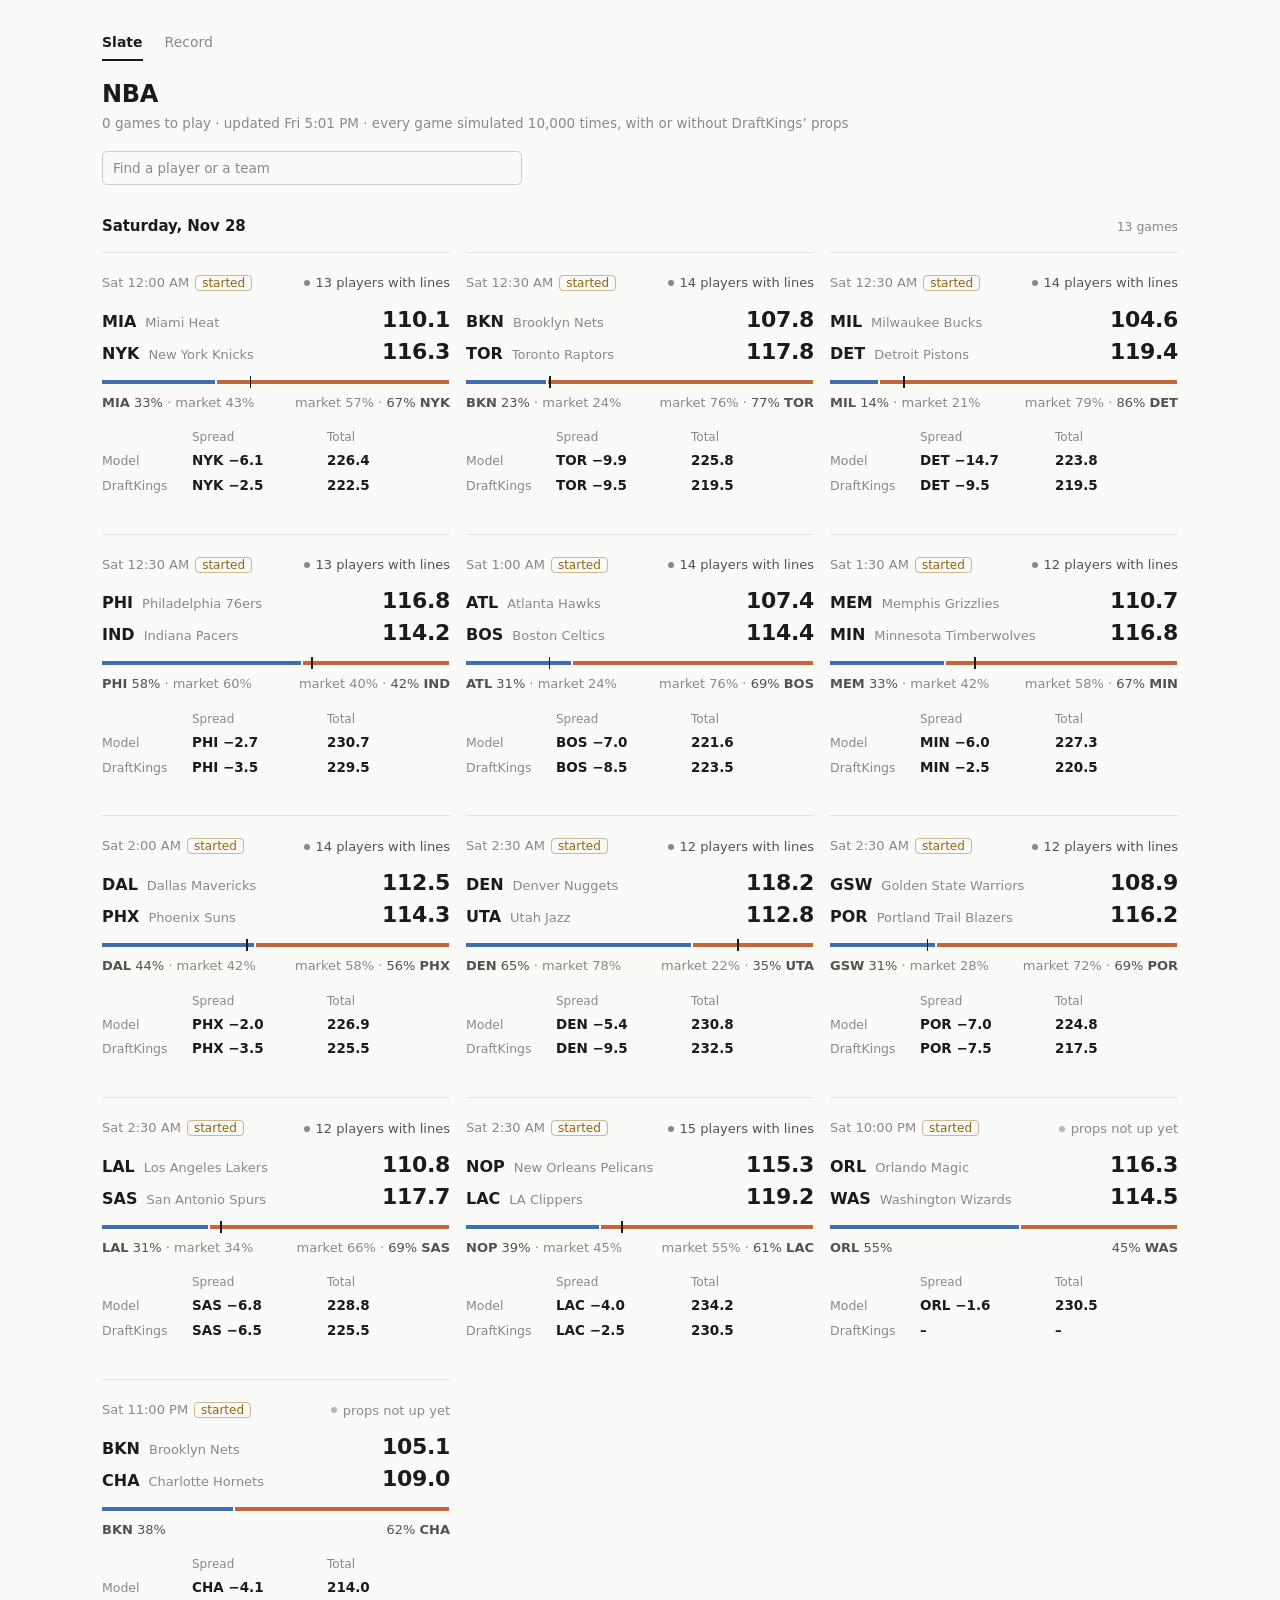
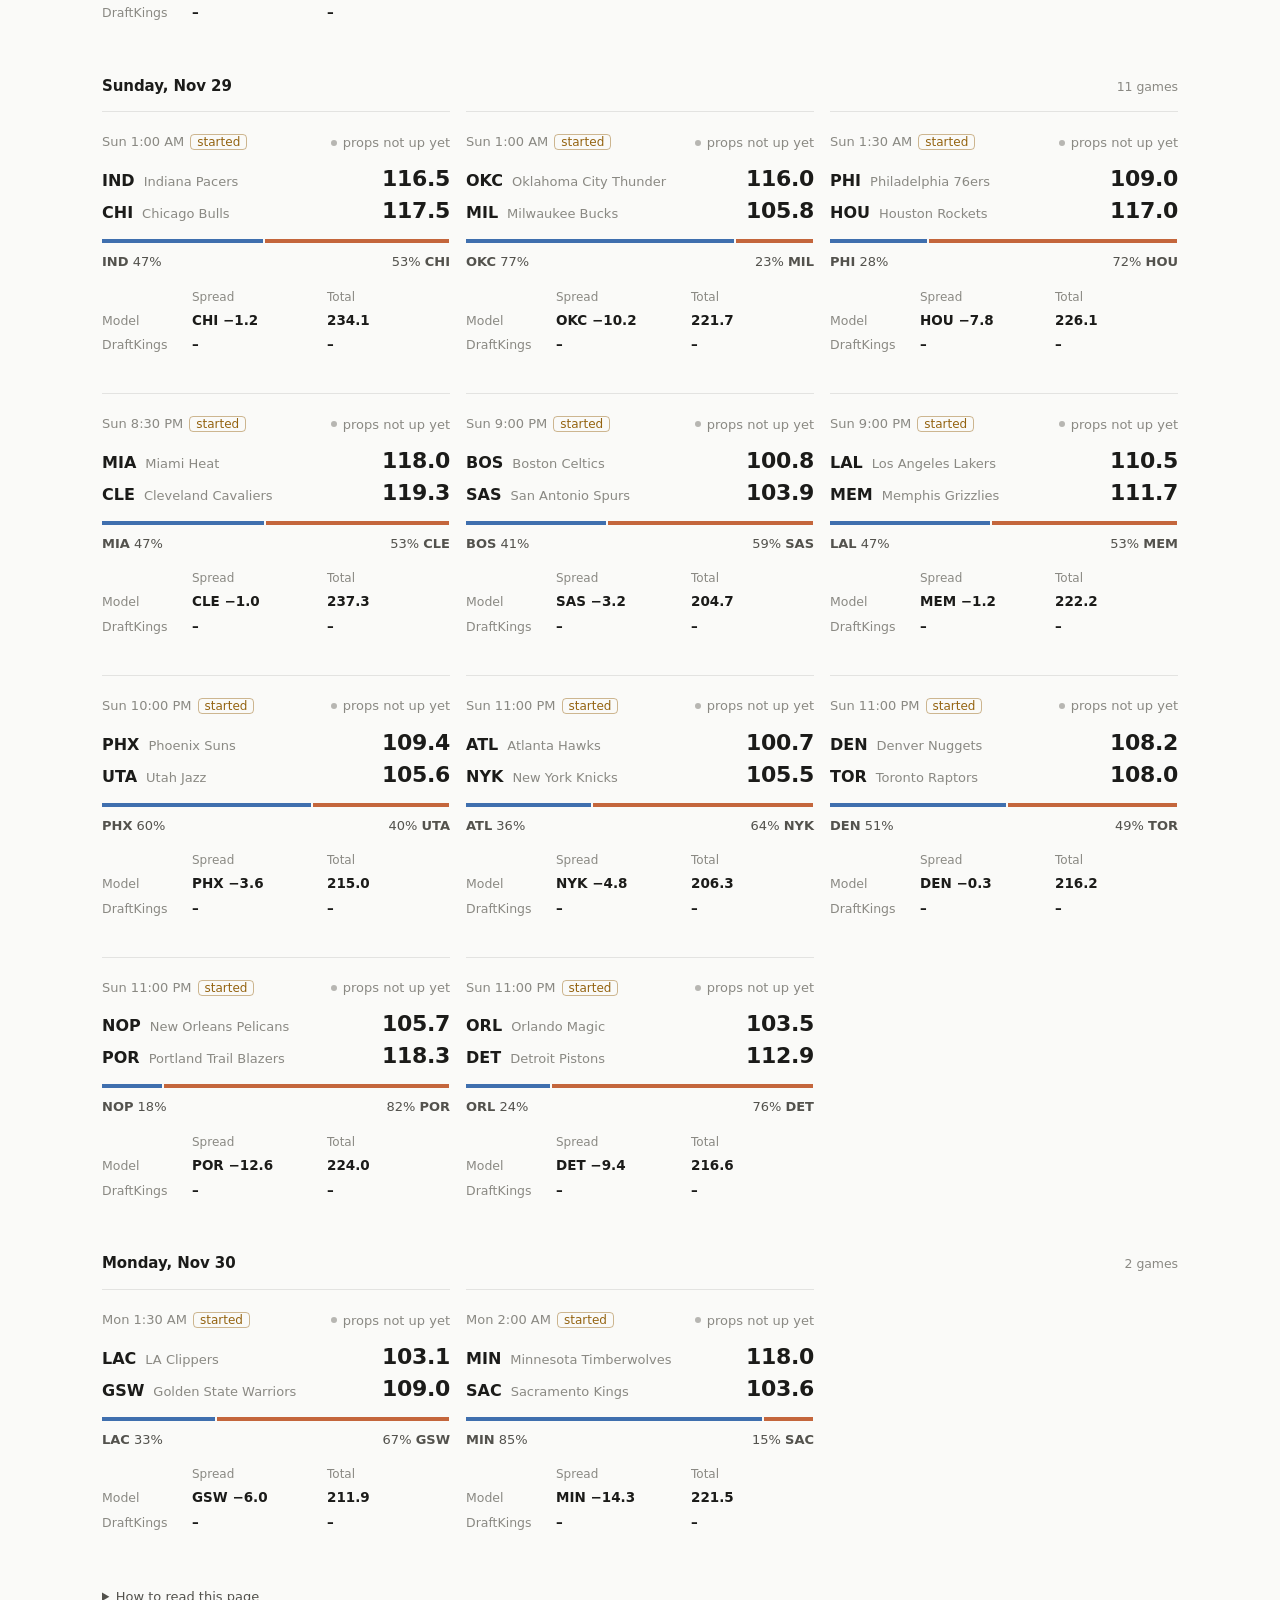
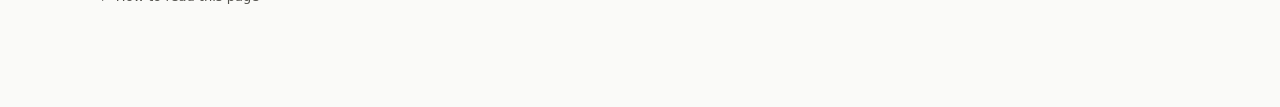
<file: nba.html>
<!doctype html>
<html lang="en">
<head>
<meta charset="utf-8">
<meta name="viewport" content="width=device-width, initial-scale=1">
<title>NBA</title>
<link rel="icon" href="data:image/svg+xml,%3Csvg xmlns='http://www.w3.org/2000/svg' viewBox='0 0 32 32'%3E%3Ccircle cx='16' cy='16' r='14' fill='%23eb6834' stroke='%230b0b0b' stroke-width='2'/%3E%3Cpath d='M2 16h28M16 2v28M6 6c6 4 6 16 0 20M26 6c-6 4-6 16 0 20' fill='none' stroke='%230b0b0b' stroke-width='1.6'/%3E%3C/svg%3E">
<style>
/* Softer than the NFL and MLB dashboards it started from: hairlines instead of boxes, big radii, no tiles inside
   cards, numbers doing the work. Same tokens, so it still sits beside them. */
:root {
  color-scheme: light;
  --page: #f9f9f7; --surface: #ffffff; --surface-2: #f3f2ee; --ink: #101010; --ink-2: #4f4e4a; --muted: #8b8982;
  --grid: #e7e6e0; --axis: #cfcdc4; --border: rgba(16, 16, 16, 0.07); --hair: rgba(16, 16, 16, 0.08);
  --shadow: 0 1px 1px rgba(16, 16, 16, 0.03), 0 12px 32px -14px rgba(16, 16, 16, 0.14);
  --away: #2f7be0; --home: #ee6a35; --accent: #17a673; --good: #0ca30c; --good-text: #07700a; --critical: #d23f3f;
  --warn: #b06f00; --btn-bg: #101010; --btn-ink: #fbfbf9; --radius: 20px; --radius-sm: 12px;
  --ease: cubic-bezier(0.22, 0.8, 0.24, 1);
  font-family: ui-sans-serif, system-ui, -apple-system, "Segoe UI", Roboto, sans-serif;
}
@media (prefers-color-scheme: dark) {
  :root:where(:not([data-theme="light"])) {
    color-scheme: dark;
    --page: #0d0d0d; --surface: #161616; --surface-2: #202020; --ink: #f6f6f3; --ink-2: #c4c3ba; --muted: #8b8982;
    --grid: #262626; --axis: #38383a; --border: rgba(255, 255, 255, 0.07); --hair: rgba(255, 255, 255, 0.08);
    --shadow: 0 1px 1px rgba(0, 0, 0, 0.35), 0 16px 36px -16px rgba(0, 0, 0, 0.7);
    --away: #4b92ee; --home: #f0763f; --accent: #1fb583; --good-text: #35cc3f; --warn: #e5a63f;
    --btn-bg: #f6f6f3; --btn-ink: #161616;
  }
}
* { box-sizing: border-box; }
html { scroll-behavior: smooth; }
html, body { margin: 0; padding: 0; }
body { background: var(--page); color: var(--ink); font-size: 15px; line-height: 1.5; -webkit-font-smoothing: antialiased; text-rendering: optimizeLegibility; }
body::before { content: ""; position: fixed; inset: 0 0 auto 0; height: 320px; pointer-events: none; z-index: -1;
  background: radial-gradient(900px 240px at 50% -90px, color-mix(in srgb, var(--accent) 9%, transparent), transparent 70%); }
a { color: inherit; }
.num { font-variant-numeric: tabular-nums; }
main { max-width: 1120px; margin: 0 auto; padding: 26px 22px 96px; }
h1 { font-size: 26px; margin: 0; letter-spacing: -0.025em; font-weight: 700; line-height: 1.2; }
h2 { font-size: 15px; margin: 0 0 12px; letter-spacing: -0.005em; font-weight: 650; }
h3 { font-size: 11.5px; margin: 0 0 8px; color: var(--muted); font-weight: 600; text-transform: uppercase; letter-spacing: 0.06em; }
.sub { color: var(--muted); font-size: 13.5px; margin: 4px 0 20px; }
.meta { color: var(--muted); font-size: 13.5px; margin: 4px 0 18px; }
.head { display: flex; flex-direction: column; }
.page-head { display: flex; align-items: baseline; gap: 12px; flex-wrap: wrap; margin-bottom: 4px; }
.card { background: var(--surface); border: 1px solid var(--border); border-radius: var(--radius); box-shadow: var(--shadow); padding: 20px 22px; }
.grid { display: grid; gap: 16px; }
.grid-2 { grid-template-columns: repeat(auto-fit, minmax(440px, 1fr)); align-items: start; }
.grid-games { grid-template-columns: repeat(auto-fill, minmax(320px, 1fr)); }
.btn { border: 1px solid var(--border); background: var(--surface); color: var(--ink); border-radius: 999px; padding: 7px 14px;
  font: inherit; font-size: 13.5px; cursor: pointer; line-height: 1.3; text-decoration: none; display: inline-block;
  transition: background .15s, border-color .15s; }
.btn:hover { background: var(--surface-2); }
.input { border: 1px solid var(--border); background: var(--surface); color: var(--ink); border-radius: 999px; padding: 10px 18px;
  font: inherit; font-size: 14px; width: 100%; max-width: 420px; box-shadow: var(--shadow); transition: border-color .15s, box-shadow .15s; }
.input::placeholder { color: var(--muted); }
.input:focus-visible, .btn:focus-visible, a:focus-visible { outline: 2px solid var(--accent); outline-offset: 2px; }
.pill { display: inline-block; padding: 2px 10px; border-radius: 999px; background: var(--surface-2); font-size: 12px; color: var(--ink-2); }
.tag { font-size: 10.5px; text-transform: uppercase; letter-spacing: .05em; padding: 2px 7px; border-radius: 999px;
  background: var(--surface-2); color: var(--ink-2); margin-left: 6px; white-space: nowrap; font-weight: 600; }
.tag.warn { background: color-mix(in srgb, var(--warn) 16%, transparent); color: var(--ink); }
.dim { color: var(--muted); }
.win { color: var(--good-text); font-weight: 600; }
.loss { color: var(--critical); font-weight: 600; }
.section-gap { margin-top: 16px; }
.notice { color: var(--muted); font-size: 13.5px; padding: 28px 0; text-align: center; }

/* tabs */
.tabs { display: flex; gap: 4px; margin: 0 0 18px; padding: 4px; width: max-content; border-radius: 999px; background: var(--surface-2); }
.tabs a { border-radius: 999px; padding: 6px 16px; font-size: 13.5px; text-decoration: none; color: var(--ink-2); font-weight: 550;
  transition: background .2s var(--ease), color .2s; }
.tabs a:hover { color: var(--ink); }
.tabs a.on { background: var(--surface); color: var(--ink); box-shadow: 0 1px 3px rgba(0, 0, 0, 0.12); }
html.embedded .tabs { display: none; }          /* inside the hub the navigation pane carries them */

/* the slate */
.day { margin-top: 30px; }
.day-head { display: flex; align-items: baseline; gap: 10px; margin: 0 0 14px; font-size: 15px; }
.day-head small { color: var(--muted); font-weight: 500; font-size: 13.5px; }
.day-head .count { margin-left: auto; color: var(--muted); font-weight: 500; font-size: 12.5px; }
.game-card { display: flex; flex-direction: column; gap: 16px; text-decoration: none; color: inherit; padding: 18px 20px 16px;
  transition: transform .3s var(--ease), box-shadow .3s var(--ease), border-color .2s; }
.game-card:hover { transform: translateY(-3px); border-color: color-mix(in srgb, var(--ink) 16%, transparent);
  box-shadow: 0 1px 1px rgba(0, 0, 0, 0.04), 0 20px 42px -18px rgba(0, 0, 0, 0.3); }
.game-card.is-started { opacity: .7; }
.gc-top { display: flex; justify-content: space-between; align-items: center; gap: 10px; font-size: 12.5px; color: var(--muted); }
.gc-props { display: inline-flex; align-items: center; gap: 6px; white-space: nowrap; }
.gc-props::before { content: ""; width: 6px; height: 6px; border-radius: 50%; background: var(--muted); opacity: .45; }
.gc-props.on { color: var(--ink-2); }
.gc-props.on::before { background: var(--accent); opacity: 1; }
.gc-teams { display: grid; gap: 6px; }
.gc-team { display: flex; justify-content: space-between; align-items: baseline; gap: 12px; }
.gc-code { font-weight: 700; font-size: 17px; letter-spacing: -0.01em; }
.gc-name { color: var(--muted); font-size: 12.5px; margin-left: 9px; font-weight: 400; }
.gc-score { font-size: 25px; font-weight: 650; letter-spacing: -0.025em; line-height: 1.1; }
.pbar-wrap { display: grid; gap: 9px; }
.pbar { position: relative; display: flex; gap: 3px; height: 6px; }
.pbar i { display: block; height: 100%; transform-origin: left center; animation: grow .8s var(--ease) backwards; }
.pbar .a { background: var(--away); border-radius: 999px 3px 3px 999px; }
.pbar .h { background: var(--home); border-radius: 3px 999px 999px 3px; }
.pbar .mk { position: absolute; top: -4px; width: 2px; height: 14px; border-radius: 2px; background: var(--ink); opacity: .8; transform: translateX(-1px); }
.pbar-lbl { display: flex; justify-content: space-between; gap: 8px; font-size: 12.5px; color: var(--ink-2); }
.pbar-lbl .mkt { color: var(--muted); }
.gc-lines { display: grid; grid-template-columns: 78px 1fr 1fr; gap: 4px 12px; font-size: 13px; padding-top: 13px; border-top: 1px solid var(--hair); align-items: baseline; }
.gc-lines .hd { color: var(--muted); font-size: 11px; text-transform: uppercase; letter-spacing: .06em; font-weight: 600; }
.gc-lines .lbl { color: var(--muted); font-size: 12.5px; }
.gc-lines .v { font-weight: 600; }
.off { color: var(--warn); }

/* a game */
.back { display: inline-flex; align-items: center; gap: 6px; color: var(--ink-2); text-decoration: none; font-size: 13.5px;
  padding: 5px 12px 5px 8px; margin-left: -8px; border-radius: 999px; transition: background .15s, color .15s; }
.back:hover { background: var(--surface-2); color: var(--ink); }
.g-head { display: flex; align-items: baseline; gap: 14px; flex-wrap: wrap; margin: 8px 0 0; }
.sb { padding: 26px 28px 22px; }
.sb-teams { display: grid; grid-template-columns: 1fr auto 1fr; align-items: end; gap: 18px; margin-bottom: 20px; }
.sb-team { display: grid; gap: 1px; }
.sb-team.home { text-align: right; justify-items: end; }
.sb-code { font-size: 14px; font-weight: 700; letter-spacing: .04em; color: var(--ink-2); }
.sb-code i { display: inline-block; width: 8px; height: 8px; border-radius: 50%; margin-right: 8px; vertical-align: 1px; }
.sb-score { font-size: 46px; font-weight: 650; letter-spacing: -0.035em; line-height: 1.05; }
.sb-win { font-size: 13.5px; color: var(--ink-2); }
.sb-mid { color: var(--muted); font-size: 13px; padding-bottom: 10px; }
.compare { display: grid; grid-template-columns: repeat(3, minmax(0, 1fr)); margin-top: 22px; border-top: 1px solid var(--hair); }
.cmp { padding: 16px 20px 0 0; }
.cmp + .cmp { padding-left: 22px; border-left: 1px solid var(--hair); }
.cmp dl { display: grid; grid-template-columns: auto 1fr; gap: 5px 14px; margin: 0; }
.cmp dt { color: var(--muted); font-size: 12.5px; }
.cmp dd { margin: 0; font-weight: 650; text-align: right; font-variant-numeric: tabular-nums; }
.cmp dd.book { color: var(--ink-2); font-weight: 550; }
.cmp dd.off { color: var(--warn); }
.notice-inline { color: var(--ink-2); font-size: 13.5px; margin: 16px 2px 0; padding-left: 12px; border-left: 2px solid var(--warn); }

/* tables */
table { border-collapse: collapse; width: 100%; font-size: 13.5px; }
th, td { padding: 10px 10px; text-align: right; border-bottom: 1px solid var(--hair); vertical-align: middle; }
th { color: var(--muted); font-weight: 600; font-size: 11px; text-transform: uppercase; letter-spacing: .06em; white-space: nowrap; padding-bottom: 8px; }
th:first-child, td:first-child { text-align: left; }
tbody tr { transition: background .12s; }
tbody tr:hover { background: color-mix(in srgb, var(--ink) 3%, transparent); }
tbody tr:last-child td { border-bottom: 0; }
.table-wrap { overflow-x: auto; }
caption { caption-side: top; text-align: left; color: var(--muted); font-size: 12.5px; padding: 0 0 8px; }
details.more { margin-top: 12px; }
details.more > summary, details.how > summary { cursor: pointer; color: var(--ink-2); font-size: 13px; padding: 4px 0; }

/* kpis: figures with room around them, no tiles */
.kpis { display: grid; gap: 22px 24px; grid-template-columns: repeat(auto-fit, minmax(138px, 1fr)); }
.kpi .k { font-size: 11.5px; color: var(--muted); text-transform: uppercase; letter-spacing: .06em; font-weight: 600; }
.kpi .v { font-size: 28px; font-weight: 650; letter-spacing: -0.025em; line-height: 1.15; margin-top: 2px; }
.kpi .n { font-size: 12px; color: var(--muted); margin-top: 3px; line-height: 1.35; }

/* players */
.pp-head { display: flex; align-items: center; justify-content: space-between; gap: 12px; margin-bottom: 14px; flex-wrap: wrap; }
.pp-head h2 { margin: 0; }
.dot { display: inline-block; width: 9px; height: 9px; border-radius: 50%; margin-right: 8px; }
.dot.away { background: var(--away); } .dot.home { background: var(--home); }
.switch { display: inline-flex; align-items: center; gap: 8px; border: 1px solid var(--border); background: var(--surface); color: var(--ink-2);
  border-radius: 999px; padding: 5px 12px 5px 8px; font: inherit; font-size: 12.5px; cursor: pointer; transition: background .15s, color .15s; }
.switch i { width: 26px; height: 15px; border-radius: 999px; background: var(--axis); position: relative; transition: background .2s; }
.switch i::after { content: ""; position: absolute; top: 2px; left: 2px; width: 11px; height: 11px; border-radius: 50%; background: #fff; transition: transform .2s var(--ease); }
.switch[aria-pressed="true"] { color: var(--ink); }
.switch[aria-pressed="true"] i { background: var(--accent); }
.switch[aria-pressed="true"] i::after { transform: translateX(11px); }
.legend { color: var(--muted); font-size: 12.5px; margin: 0 0 6px; display: flex; flex-wrap: wrap; gap: 4px 16px; }
.legend b { color: var(--ink); font-weight: 650; font-variant-numeric: tabular-nums; }
.player-head, .player-row { display: grid; align-items: center; gap: 6px 10px; margin: 0 -10px; padding: 10px 10px; border-radius: 12px;
  grid-template-columns: minmax(130px, 1.8fr) 38px repeat(4, minmax(62px, 1fr)) 30px; }
.player-head { color: var(--muted); font-size: 11px; font-weight: 600; text-transform: uppercase; letter-spacing: .06em; padding-top: 2px; padding-bottom: 6px; }
.player-head > span:not(:first-child), .player-row .pc { text-align: right; }
.player-row { transition: background .15s; background-image: linear-gradient(var(--hair), var(--hair)); background-size: calc(100% - 20px) 1px;
  background-position: 10px 0; background-repeat: no-repeat; }
.player-row:hover { background-color: var(--surface-2); }
.player-name { font-weight: 600; font-size: 14.5px; line-height: 1.3; }
.player-sub { font-size: 11.5px; color: var(--muted); font-weight: 400; }
.pc { display: flex; flex-direction: column; align-items: flex-end; line-height: 1.25; gap: 1px; }
.pc strong { font-size: 15.5px; font-weight: 650; }
.pc small { font-size: 11px; color: var(--muted); white-space: nowrap; }
.pc small.off { color: var(--warn); font-weight: 600; }
.pc small.form { color: var(--ink-2); }
.hide-form .pc .form { display: none; }
.find-row { display: grid; align-items: center; gap: 8px; grid-template-columns: minmax(150px, 1.6fr) minmax(110px, 1fr) repeat(3, 58px) 30px;
  padding: 9px 10px; margin: 0 -10px; border-radius: 12px; transition: background .15s; }
.find-row:hover { background: var(--surface-2); }

/* the form table inside a player's sheet */
.form-table { font-size: 13px; }
.form-table th, .form-table td { padding: 7px 6px; text-align: center; border-bottom: 1px solid var(--hair); }
.form-table th:first-child, .form-table td:first-child { text-align: left; padding-left: 0; font-weight: 600; }
.form-table th small { display: block; font-size: 10px; font-weight: 500; letter-spacing: 0; text-transform: none; color: var(--muted); }
.form-table .old { opacity: .5; }
.form-table .over { color: var(--good-text); font-weight: 650; }
.form-table .under { color: var(--critical); }
.form-table .sep { border-left: 1px solid var(--hair); }
.form-table .strong { font-weight: 650; }
.form-key { color: var(--muted); font-size: 12px; margin: 8px 0 4px; line-height: 1.45; }
.sk-extra { padding: 4px 16px 8px; border-bottom: 1px solid var(--hair); overflow-x: auto; }

/* the record */
.chart svg { width: 100%; height: auto; display: block; }
.chart .tick { fill: var(--muted); font-size: 10px; }
.chart .grid-line { stroke: var(--grid); stroke-width: 1; }
.chart .axis-line { stroke: var(--axis); stroke-width: 1; }
.chart .marker { stroke: var(--accent); stroke-width: 1.4; stroke-dasharray: 4 3; }
.chart circle { transition: r .15s; }
.chart circle:hover { r: 6.5; }
.key { display: flex; gap: 14px; flex-wrap: wrap; font-size: 12px; color: var(--muted); margin-top: 6px; }
.key i { display: inline-block; width: 9px; height: 9px; border-radius: 50%; margin-right: 5px; }
.lede { font-size: 14px; margin: 0 0 12px; max-width: 80ch; color: var(--ink-2); }
.foot { color: var(--ink-2); font-size: 13px; line-height: 1.55; margin-top: 28px; max-width: 86ch; }
.foot p { margin: 8px 0 0; }

/* loading and motion */
.skeleton { display: grid; gap: 16px; grid-template-columns: repeat(auto-fill, minmax(320px, 1fr)); margin-top: 56px; }
.skeleton i { display: block; height: 214px; border-radius: var(--radius); border: 1px solid var(--border);
  background: linear-gradient(100deg, var(--surface) 30%, var(--surface-2) 50%, var(--surface) 70%); background-size: 220% 100%; animation: shimmer 1.3s linear infinite; }
@keyframes shimmer { to { background-position: -220% 0; } }
@keyframes rise { from { opacity: 0; transform: translateY(10px); } }
@keyframes grow { from { transform: scaleX(0); } }
#view > * { animation: rise .45s var(--ease) backwards; }
#view > *:nth-child(2) { animation-delay: .04s; } #view > *:nth-child(3) { animation-delay: .08s; }
#view > *:nth-child(4) { animation-delay: .12s; } #view > *:nth-child(n+5) { animation-delay: .16s; }
.grid-games > .game-card { animation: rise .5s var(--ease) backwards; animation-delay: calc(var(--i, 0) * 30ms); }
@media (prefers-reduced-motion: reduce) {
  html { scroll-behavior: auto; }
  *, *::before, *::after { animation: none !important; transition: none !important; }
}
@media (max-width: 720px) { html.embedded .tabs { display: flex; } }       /* the navigation pane is a tab bar on a phone */
@media (max-width: 760px) {
  main { padding: 18px 14px 96px; } h1 { font-size: 22px; }
  .card { padding: 16px 16px; }
  .grid-2 { grid-template-columns: minmax(0, 1fr); }
  .sb { padding: 20px 18px 18px; } .sb-score { font-size: 36px; }
  .sb-win { font-size: 12.5px; }
  .compare { margin-top: 16px; }
  .cmp { padding: 12px 8px 0 0; } .cmp + .cmp { padding-left: 12px; }
  .cmp dl { display: block; }
  .cmp dt { margin-top: 6px; font-size: 11.5px; }
  .cmp dd { text-align: left; font-size: 14px; }
  .player-head, .player-row { gap: 6px; grid-template-columns: minmax(82px, 1.5fr) repeat(3, minmax(46px, 1fr)) 26px; }
  .player-head .c-min, .player-head .c-tpm, .player-row .c-min, .player-row .c-tpm { display: none; }
  .find-row { grid-template-columns: minmax(120px, 1.5fr) repeat(3, 52px) 28px; }
  .find-row .f-game { display: none; }
}

/* >>> calm layer: one quiet look for every page. Plain text where there was a pill, a hairline where there was a box, no colour that
   is not data. (Source: sports_dashboard/calm_layer.css; python calm.py writes it at the end of each page's own styles.) */
:root {
  color-scheme: light;
  --page: #fafaf8; --surface: #fafaf8; --surface-2: rgba(24, 24, 22, 0.05);
  --ink: #1b1b19; --ink-2: #53524d; --muted: #8a8983;
  --grid: rgba(24, 24, 22, 0.09); --axis: rgba(24, 24, 22, 0.22);
  --border: rgba(24, 24, 22, 0.10); --border-2: rgba(24, 24, 22, 0.20); --hair: rgba(24, 24, 22, 0.10);
  --shadow: none; --radius: 6px; --radius-sm: 5px;
  --away: #3f6fae; --home: #c4663c; --accent: #1b1b19; --accent-soft: rgba(24, 24, 22, 0.06); --deemph: rgba(24, 24, 22, 0.2);
  --good: #2c7a45; --good-text: #2c7a45; --good-soft: rgba(44, 122, 69, 0.10);
  --bad: #b5453d; --critical: #b5453d; --bad-soft: rgba(181, 69, 61, 0.10);
  --warn: #946310; --warn-soft: rgba(148, 99, 16, 0.12); --info: #3f6fae; --info-soft: rgba(63, 111, 174, 0.12);
  --chip: rgba(24, 24, 22, 0.05); --btn-bg: #1b1b19; --btn-ink: #fafaf8; --active: rgba(24, 24, 22, 0.05);
  font-family: ui-sans-serif, system-ui, -apple-system, "Segoe UI Variable Text", "Segoe UI", Roboto, "Helvetica Neue", sans-serif;
}
@media (prefers-color-scheme: dark) {
  :root:not([data-theme="light"]) {
    color-scheme: dark;
    --page: #131312; --surface: #131312; --surface-2: rgba(255, 255, 255, 0.06);
    --ink: #e8e7e3; --ink-2: #b1b0aa; --muted: #848379;
    --grid: rgba(255, 255, 255, 0.08); --axis: rgba(255, 255, 255, 0.22);
    --border: rgba(255, 255, 255, 0.10); --border-2: rgba(255, 255, 255, 0.20); --hair: rgba(255, 255, 255, 0.10);
    --away: #6b9ddc; --home: #d9805a; --accent: #e8e7e3; --accent-soft: rgba(255, 255, 255, 0.08); --deemph: rgba(255, 255, 255, 0.2);
    --good: #6dbd88; --good-text: #6dbd88; --good-soft: rgba(109, 189, 136, 0.13);
    --bad: #e2837c; --critical: #e2837c; --bad-soft: rgba(226, 131, 124, 0.13);
    --warn: #d8a850; --warn-soft: rgba(216, 168, 80, 0.14); --info: #6b9ddc; --info-soft: rgba(107, 157, 220, 0.14);
    --chip: rgba(255, 255, 255, 0.07); --btn-bg: #e8e7e3; --btn-ink: #131312; --active: rgba(255, 255, 255, 0.07);
  }
}
:root[data-theme="dark"] {
  color-scheme: dark;
  --page: #131312; --surface: #131312; --surface-2: rgba(255, 255, 255, 0.06);
  --ink: #e8e7e3; --ink-2: #b1b0aa; --muted: #848379;
  --grid: rgba(255, 255, 255, 0.08); --axis: rgba(255, 255, 255, 0.22);
  --border: rgba(255, 255, 255, 0.10); --border-2: rgba(255, 255, 255, 0.20); --hair: rgba(255, 255, 255, 0.10);
  --away: #6b9ddc; --home: #d9805a; --accent: #e8e7e3; --accent-soft: rgba(255, 255, 255, 0.08); --deemph: rgba(255, 255, 255, 0.2);
  --good: #6dbd88; --good-text: #6dbd88; --good-soft: rgba(109, 189, 136, 0.13);
  --bad: #e2837c; --critical: #e2837c; --bad-soft: rgba(226, 131, 124, 0.13);
  --warn: #d8a850; --warn-soft: rgba(216, 168, 80, 0.14); --info: #6b9ddc; --info-soft: rgba(107, 157, 220, 0.14);
  --chip: rgba(255, 255, 255, 0.07); --btn-bg: #e8e7e3; --btn-ink: #131312; --active: rgba(255, 255, 255, 0.07);
}

/* ---- page and type */
html { scroll-behavior: auto; }
body { background: var(--page); color: var(--ink); font-size: 15px; line-height: 1.5; letter-spacing: 0; text-rendering: auto; }
body::before { display: none; }
h1 { font-size: 24px; font-weight: 600; letter-spacing: -0.015em; line-height: 1.25; }
h2 { font-size: 16px; font-weight: 600; letter-spacing: -0.005em; }
h3, .cmp h3 { font-size: 13px; font-weight: 500; text-transform: none; letter-spacing: 0; color: var(--muted); }
.sub, .meta, .lede, .hint, .stamp, .note, .foot, .legend { color: var(--muted); }
:focus-visible { outline: 2px solid var(--ink); outline-offset: 2px; }
main:focus-visible, #view:focus-visible, [tabindex="-1"]:focus-visible { outline: none; }
::-webkit-scrollbar { width: 10px; height: 10px; }
::-webkit-scrollbar-thumb { background: var(--border-2); border-radius: 5px; border: 2px solid var(--page); }
::-webkit-scrollbar-track { background: transparent; }

/* ---- containers: a hairline above, space around, no box */
.card, .hero, section.filters, .list, .bonus-sum, .summary, .tk, .check, .parlay, .qb-line, .sb {
  background: transparent; border: 0; border-radius: 0; box-shadow: none;
}
.card, .tk, .parlay { border-top: 1px solid var(--hair); }
.card { padding: 22px 0 0; }
.hero { border-top: 1px solid var(--hair); padding-top: 4px; }
.hero > div { padding: 18px 22px 18px 0; }
.hero > div + div { border-left: 1px solid var(--hair); padding-left: 22px; }
section.filters { border-top: 1px solid var(--hair); border-bottom: 1px solid var(--hair); border-radius: 0; padding: 16px 0 18px; }
.list { border-top: 1px solid var(--hair); border-radius: 0; }
.check { border: 1px solid var(--hair); border-radius: 6px; }
.sb { padding: 24px 0 8px; border-top: 1px solid var(--hair); }

/* ---- plain text where there was a pill; an outline where a mark is needed */
.pill, .tag, .badge, span.chip, .flag, .l5, .count-pill {
  background: none; border: 1px solid var(--hair); border-radius: 4px; padding: 0 6px; font-size: 12px; font-weight: 500;
  letter-spacing: 0; text-transform: none; color: var(--ink-2); line-height: 1.65;
}
.page-head .pill, .head .pill, .gc-chips .pill, .card header .pill, .batch-head .pill, .row-between .pill {
  border: 0; padding: 0; color: var(--muted); font-size: 14px; font-weight: 400;
}
.pill.live { background: none; color: var(--muted); }
.pill.live::before { display: none; }
.pill.warn, .tag.warn { color: var(--warn); border-color: color-mix(in srgb, var(--warn) 45%, transparent); background: none; }
.tag.live { color: var(--bad); border-color: color-mix(in srgb, var(--bad) 45%, transparent); background: none; }
.tag.upset { color: var(--ink); border-color: var(--ink-2); background: none; }
.chip.good, .l5.hot { color: var(--good-text); background: none; border-color: color-mix(in srgb, var(--good) 45%, transparent); }
.chip.bad, .l5.cold, .flag { color: var(--bad); background: none; border-color: color-mix(in srgb, var(--bad) 45%, transparent); }
.chip.warn { color: var(--warn); background: none; border-color: color-mix(in srgb, var(--warn) 45%, transparent); }
.chip.info { color: var(--info); background: none; border-color: color-mix(in srgb, var(--info) 45%, transparent); }
.state, .record { background: none; border: 1px solid var(--hair); border-radius: 4px; font-size: 12px; font-weight: 600; letter-spacing: 0; padding: 0 7px; line-height: 1.7; }
.state.won, .record.up { color: var(--good-text); border-color: color-mix(in srgb, var(--good) 45%, transparent); background: none; }
.state.lost, .record.down { color: var(--bad); border-color: color-mix(in srgb, var(--bad) 45%, transparent); background: none; }
.pays { background: none; border: 1px solid var(--hair); border-radius: 4px; padding: 0 7px; font-weight: 600; }
.pays.value { color: var(--good-text); border-color: color-mix(in srgb, var(--good) 45%, transparent); background: none; }
.dk { border-radius: 4px; }

/* ---- buttons and fields: square-ish, outlined, no fill */
.btn, button.ghost, button.more, button[data-copy] {
  background: transparent; color: var(--ink); border: 1px solid var(--border-2); border-radius: 5px; padding: 6px 12px; font-weight: 500;
  font-size: 13.5px; box-shadow: none;
}
.btn:hover, button.ghost:hover, button.more:hover, button[data-copy]:hover { background: var(--surface-2); }
details.more { border: 0; background: none; padding: 0; border-radius: 0; box-shadow: none; }
.btn-icon { width: auto; min-width: 34px; padding: 6px 9px; border-radius: 5px; }
.btn-primary, .primary, a.primary { background: var(--btn-bg); color: var(--btn-ink); border: 1px solid var(--btn-bg); border-radius: 5px; box-shadow: none; }
.btn-primary:hover, .primary:hover { opacity: .85; background: var(--btn-bg); }
.select, select, select.select, .input, input.input, .search, input.search, input[type="number"], input[type="text"], input[type="search"], input[type="date"] {
  background-color: transparent; color: var(--ink); border: 1px solid var(--border-2); border-radius: 5px; padding: 6px 10px; font-size: 13.5px; box-shadow: none; height: auto;
}
select.select { height: 34px; padding: 0 30px 0 10px; }
input.input { height: 34px; padding: 0 10px; }
.wf-banner { border-radius: 5px; background: none; border: 1px solid var(--hair); }
.stepper .btn { border-radius: 5px; }
.tooltip { border-radius: 6px; box-shadow: 0 2px 12px rgba(0, 0, 0, 0.28); }
.sk-click { border-radius: 4px; }
.input::placeholder, .search::placeholder, input::placeholder { color: var(--muted); }
.stakebar input { border-radius: 5px; background: transparent; }
.toast { border-radius: 6px; box-shadow: none; }

/* ---- tabs: words with a line under the one you are on */
.nav, .tabs, .pills, .seg {
  display: inline-flex; gap: 22px; padding: 0; background: none; border: 0; border-radius: 0; box-shadow: none; width: auto; max-width: 100%;
}
.nav a, .tabs a, .pills button, .seg button {
  background: none; border: 0; border-bottom: 2px solid transparent; border-radius: 0; padding: 6px 0; margin: 0; box-shadow: none;
  color: var(--muted); font-size: 14px; font-weight: 500; height: auto;
}
.nav a:hover, .tabs a:hover, .pills button:hover, .seg button:hover { color: var(--ink); background: none; }
.nav a[aria-current="page"], .tabs a.on, .pills button[aria-pressed="true"], .seg button[aria-pressed="true"] {
  background: none; color: var(--ink); border-bottom-color: var(--ink); box-shadow: none; font-weight: 600;
}
.seg.small button { padding: 4px 0; font-size: 13px; }
.seg .badge { margin-left: 5px; line-height: 1.3; vertical-align: 1px; }

/* ---- toggles (a leg type, a position, a quick line): a thin outline, filled when on */
button.chip, .chips .chip {
  background: transparent; border: 1px solid var(--hair); border-radius: 5px; padding: 4px 10px; color: var(--ink-2);
  font-size: 13px; font-weight: 500; box-shadow: none;
}
button.chip:hover, .chips .chip:hover { background: var(--surface-2); color: var(--ink); border-color: var(--border-2); }
button.chip[aria-pressed="true"], .chips .chip[aria-pressed="true"] { background: var(--surface-2); color: var(--ink); border-color: var(--border-2); font-weight: 600; }
.chip.small { padding: 2px 8px; font-size: 12.5px; }
button.ghost.on { background: var(--surface-2); color: var(--ink); border-color: var(--ink-2); }
button.switch { border: 0; background: none; border-radius: 0; padding: 4px 0; }
button.switch i { background: var(--border-2); }
button.switch i::after { background: var(--page); }
button.switch[aria-pressed="true"] i { background: var(--ink); }

/* ---- tables */
table { font-size: 14px; }
th { font-size: 12px; font-weight: 500; text-transform: none; letter-spacing: 0; color: var(--muted); padding: 8px 10px; border-bottom: 1px solid var(--hair); }
td { padding: 11px 10px; border-bottom: 1px solid var(--hair); }
tbody tr:hover { background: var(--surface-2); }
tbody tr:last-child td { border-bottom: 0; }
.scroll:not(.chips) { margin: 0; padding: 0; }
table.data th { font-size: 12px; text-transform: none; letter-spacing: 0; font-weight: 500; }

/* ---- figures: a label above, the number under it, no tile */
.kpi .k, .hero .k, .tile-label, .summary .l, .stat-chip span, .check b {
  font-size: 13px; font-weight: 400; text-transform: none; letter-spacing: 0; color: var(--muted);
}
.kpi .v, .hero .v, .tile-value, .summary .n, .money .big { font-size: 24px; font-weight: 600; letter-spacing: -0.015em; line-height: 1.2; }
.kpis { gap: 22px 32px; }
.kpi .n, .tile-sub, .hero .s { color: var(--muted); font-size: 13px; }
@media (max-width: 760px) {
  .hero > div { padding: 16px 0; }
  .hero > div + div { border-left: 0; padding-left: 0; border-top: 1px solid var(--hair); }
  .buildbar > .seg { flex: 1 0 100%; }
}
.tile { background: none; border: 0; box-shadow: none; padding: 0; border-radius: 0; }
.statline div { background: none; padding: 0; border-radius: 0; }
.statline span { text-transform: none; letter-spacing: 0; font-size: 12px; }

/* ---- the slate: a game is a block of text with a line above it */
.game-card, a.game-card {
  background: transparent; border: 0; border-top: 1px solid var(--hair); border-radius: 0; box-shadow: none; transform: none;
  padding: 20px 0 22px; gap: 14px;
}
.game-card:hover { transform: none; box-shadow: none; border-color: var(--hair); background: none; }
.game-card:hover .gc-code, .game-card:hover .team-name { text-decoration: underline; text-underline-offset: 3px; }
.game-card.is-final, .game-card.is-started { opacity: 1; }
.game-card.is-final .gc-score { color: var(--muted); }
.gc-top, .gc-top .venue { color: var(--muted); font-size: 13px; }
.gc-code { font-weight: 600; font-size: 16px; letter-spacing: 0; }
.gc-code i, .sb-code i { width: 8px; height: 8px; border-radius: 50%; }
.gc-name { color: var(--muted); font-size: 13px; }
.gc-score, .score-big { font-size: 22px; font-weight: 600; letter-spacing: -0.015em; }
.gc-lines { border-top: 0; padding-top: 2px; font-size: 13.5px; }
.gc-lines .hd { font-size: 12px; font-weight: 500; text-transform: none; letter-spacing: 0; color: var(--muted); }
.gc-lines .lbl { color: var(--muted); }
.gc-chips { gap: 4px 16px; }
.gc-chips .pill { font-size: 13px; }
.gc-props.on::before { background: var(--muted); }
.gc-props::before { opacity: .6; }
.pbar-lbl { font-size: 13px; }
.pbar-lbl .mkt, .pbar-lbl.dim { color: var(--muted); }
.team-row .pct { font-weight: 600; }
.gc-foot { border-top: 1px solid var(--hair); padding-top: 12px; gap: 4px 18px; color: var(--muted); }
.gc-foot .dot::before { content: none; margin: 0; }
.gc-foot .badge { border: 0; padding: 0; font-size: 12.5px; font-weight: 400; color: var(--muted); line-height: inherit; }
.gc-foot .badge.good { color: var(--good-text); }
.gc-foot .badge.bad { color: var(--bad); }

/* ---- bars: thin, flat, one colour a side */
.pbar { height: 4px; gap: 2px; }
.pbar .a, .pbar .h { border-radius: 0; }
.pbar .mk { height: 12px; top: -4px; width: 1.5px; background: var(--ink); opacity: 1; border-radius: 0; }
.pbar i, .winbar span { animation: none; }
.winbar { height: 4px; gap: 2px; }
.winbar span:first-child, .winbar span:last-child { border-radius: 0; }
.winbar.lg { height: 6px; }
.mbar, .usage-bar, .cbar, .rbar, .meter .track, .pick .chance i { border-radius: 0; height: 3px; }
.mbar i, .usage-bar > i, .cbar i, .meter .fill, .pick .chance i::after { border-radius: 0; background: var(--ink); opacity: .45; animation: none; }
.cbar { height: 4px; } .cbar b { height: 12px; top: -4px; border-radius: 0; }
.rbar { height: 4px; } .rbar i { border-radius: 0; }

/* ---- the scoreboard and the comparison under it */
.sb-score { font-size: 38px; font-weight: 600; letter-spacing: -0.02em; }
.sb-code { font-size: 14px; font-weight: 600; letter-spacing: 0; }
.sb-win { font-size: 13.5px; color: var(--muted); }
.sb-mid { color: var(--muted); }
.cmp-h { font-size: 12px; font-weight: 500; text-transform: none; letter-spacing: 0; }
.line-notes { border-top: 1px solid var(--hair); }

/* ---- props: controls without chrome, numbers without badges */
.controls { gap: 14px; }
.chips { gap: 4px 16px; }
.chips.scroll { gap: 4px 22px; }
.chips.scroll .chip, .ctl-row .chips:not(.ladder) .chip {
  background: none; border: 0; border-bottom: 2px solid transparent; border-radius: 0; padding: 5px 0; color: var(--muted); font-size: 14px; font-weight: 500;
}
.chips.scroll .chip:hover, .ctl-row .chips:not(.ladder) .chip:hover { color: var(--ink); background: none; }
.chips.scroll .chip[aria-pressed="true"], .ctl-row .chips:not(.ladder) .chip[aria-pressed="true"] {
  background: none; color: var(--ink); border-bottom-color: var(--ink); font-weight: 600;
}
.ladder { gap: 6px; }
.ctl-label, .field label, .slider-head label { font-size: 12.5px; font-weight: 400; text-transform: none; letter-spacing: 0; color: var(--muted); }
.ctl-row.filters { border-top: 1px solid var(--hair); }
.slider-val { font-size: 14px; font-weight: 600; }
.field .slider, .range input[type="range"] { accent-color: var(--ink); }
.gap { background: none; border-radius: 0; padding: 0; min-width: 0; font-weight: 500; color: var(--ink-2); box-shadow: none; }
.gap.soft { background: none; box-shadow: none; color: var(--muted); }
.gap.far { background: none; color: var(--warn); box-shadow: none; font-weight: 600; }
.who b { font-weight: 600; }
.ch b.win { color: var(--ink); }
.ch b { font-size: 14.5px; }
a.dklink:hover { background: none; }
.props-table td { padding-top: 12px; padding-bottom: 12px; }

/* ---- lists and rows */
.pick .chance b { font-size: 18px; font-weight: 600; }
.pick.low .what::after { background: none; border: 0; border-radius: 0; padding: 0; margin-left: 10px; text-transform: none; letter-spacing: 0; font-weight: 400; font-size: 12.5px; vertical-align: baseline; }
.res .mark { width: auto; height: auto; border-radius: 0; background: none; font-size: 14px; font-weight: 600; place-items: start; }
.res.hit .mark { background: none; }
.res.miss .mark { background: none; }
.parlay h2, .tk h4, .tk header h4, .parlay header h2 { text-transform: none; letter-spacing: 0; font-size: 13px; font-weight: 500; color: var(--muted); }
#price-out { padding: 18px 0 0 !important; }
.parlay header { padding: 14px 0 0; }
.parlay .sum { padding: 6px 0 14px; }
.parlay .legs { padding: 2px 0 6px; }
.parlay .fine { padding: 0 0 14px; }
.parlay .note { padding: 0 0 6px; }
.parlay .actions { padding: 12px 0 18px; }
.big { font-size: 26px; font-weight: 600; letter-spacing: -0.02em; }
.row .add { border-radius: 5px; }
.row:hover { background: var(--surface-2); }
.player-row:hover, .qb-line:hover { background-color: var(--surface-2); }

/* ---- the slip stays a panel: it floats over the page */
.slip { background: var(--page); border: 1px solid var(--border-2); border-radius: 8px; box-shadow: 0 6px 24px rgba(0, 0, 0, 0.28); }
.sk-sheet, .sk-chip, .sk-panel { box-shadow: 0 6px 24px rgba(0, 0, 0, 0.28); }

/* ---- the hub's navigation: words, no icons, no dots */
.side { background: var(--page); border-right: 1px solid var(--hair); padding: 22px 14px; gap: 2px; }
.side .brand { padding: 0 8px 18px; font-weight: 600; font-size: 15px; letter-spacing: -0.01em; }
.side .brand svg, .side .brand small { display: none; }
.side .sport { padding: 6px 8px; border-radius: 5px; font-weight: 600; font-size: 14px; gap: 0; }
.side .sport svg, .side .sport .dot, .side .sport .label small { display: none; }
.side .sport:hover { background: none; }
.side .sport[aria-current="true"] { background: none; }
.side .sport[aria-current="true"]::before { display: none; }
.side .sport[aria-current="true"] .label { border-bottom: 2px solid var(--ink); padding-bottom: 1px; }
.side .sections { margin: 0 0 10px 8px; padding-left: 0; border-left: 0; }
.side .sections a { padding: 4px 8px; border-radius: 4px; font-size: 13.5px; color: var(--muted); }
.side .sections a:hover { background: none; color: var(--ink); }
.side .sections a[aria-current="true"] { color: var(--ink); font-weight: 600; }
.side .foot { border-top: 1px solid var(--hair); }
.side .iconbtn { border-radius: 5px; }
.side .count { border-radius: 4px; background: var(--ink); color: var(--page); margin-left: 6px; }
@media (max-width: 720px) {
  .side { padding: 4px 4px calc(4px + env(safe-area-inset-bottom)); border-right: 0; border-top: 1px solid var(--hair); }
  .side .sport { font-size: 13px; justify-content: center; padding: 10px 2px; text-align: center; }
  .side .sport[aria-current="true"] .label { border-bottom: 2px solid var(--ink); }
}

/* ---- no entrance animations: the page is simply there */
#view > *, .wrap > *, .grid-games > .game-card, .games > .game-card, .results > .parlay, .tickets > *, .skeleton i, .pick .chance i::after { animation: none !important; }
*, *::before, *::after { transition: none !important; }
.skeleton i { background: var(--surface-2); border: 0; border-radius: 0; }
/* <<< calm layer */
</style>
<script>if (window.self !== window.top) document.documentElement.classList.add('embedded');</script>
</head>
<body>
<main id="view"><div class="skeleton" aria-hidden="true"><i></i><i></i><i></i><i></i><i></i><i></i></div></main>
<script src="slipkit.js?v=20261127170811"></script>
<script>
(() => {
  'use strict';
  const view = document.getElementById('view');
  // Without the slip kit (it did not load) the pages still show everything; there is just nothing to click.
  const SK = window.SlipKit || { attach() {}, addButton: () => document.createTextNode('') };
  const DISAGREE = 0.15;                       // the same cut-off the legs use for "off book"
  const store = {
    get(k) { try { return localStorage.getItem(k); } catch (e) { return null; } },
    set(k, v) { try { localStorage.setItem(k, v); } catch (e) { /* private window */ } },
  };
  const state = { doc: null, legs: [], byGid: new Map(), games: [], names: {}, q: '', form: store.get('nba.form') !== '0' };

  // ------------------------------------------------------------------ helpers
  function el(tag, props = {}, ...kids) {
    const n = document.createElement(tag);
    for (const [k, v] of Object.entries(props)) {
      if (v === null || v === undefined || v === false) continue;
      if (k === 'class') n.className = v;
      else if (k === 'text') n.textContent = v;
      else if (k.startsWith('on')) n.addEventListener(k.slice(2), v);
      else n.setAttribute(k, v);
    }
    for (const kid of kids.flat()) {
      if (kid === null || kid === undefined || kid === false) continue;
      n.appendChild(typeof kid === 'object' ? kid : document.createTextNode(String(kid)));
    }
    return n;
  }
  function render(...kids) {
    view.classList.toggle('hide-form', !state.form);
    view.replaceChildren(...kids.flat().filter(k => k !== null && k !== undefined && k !== false));
  }
  const pct = p => (p === null || p === undefined || Number.isNaN(p) ? '–' : `${Math.round(100 * p)}%`);
  const num = (x, d = 1) => (x === null || x === undefined || Number.isNaN(x) ? '–' : Number(x).toFixed(d));
  const signed = (x, d = 1) => (x === null || x === undefined || Number.isNaN(x) ? '–' : (x > 0 ? '+' : '') + Number(x).toFixed(d));
  const fmtOdds = o => (o === null || o === undefined ? '–' : (o > 0 ? `+${o}` : `−${-o}`));
  const implied = o => (o > 0 ? 100 / (o + 100) : -o / (-o + 100));
  const tipTime = g => { const t = new Date(g.kickoff); return isFinite(t) ? t : null; };
  const started = g => { const t = tipTime(g); return !!t && t <= new Date(); };
  const when = g => { const t = tipTime(g); return t ? t.toLocaleString([], { weekday: 'short', hour: 'numeric', minute: '2-digit' }) : g.date; };
  const getJSON = async url => { const r = await fetch(url, { cache: 'no-cache' }); if (!r.ok) throw new Error(`${r.status}`); return r.json(); };
  const pct1 = p => (p === null || p === undefined || Number.isNaN(p) ? '–' : `${(100 * p).toFixed(1)}%`);
  const tabs = on => el('nav', { class: 'tabs', 'aria-label': 'NBA' },
    el('a', { href: '#/', class: on === 'slate' ? 'on' : null, text: 'Slate' }),
    el('a', { href: '#/record', class: on === 'record' ? 'on' : null, text: 'Record' }));
  const dayKey = t => `${t.getFullYear()}-${t.getMonth()}-${t.getDate()}`;
  function dayParts(t) {
    const now = new Date(), tomorrow = new Date(now.getFullYear(), now.getMonth(), now.getDate() + 1);
    const name = t.toLocaleDateString([], { weekday: 'long', month: 'short', day: 'numeric' });
    if (dayKey(t) === dayKey(now)) return ['Today', name];
    if (dayKey(t) === dayKey(tomorrow)) return ['Tomorrow', name];
    return [name, ''];
  }
  const dayName = iso => new Date(`${iso}T12:00:00`).toLocaleDateString([], { weekday: 'short', month: 'short', day: 'numeric' });
  const shortDay = iso => new Date(`${iso}T12:00:00`).toLocaleDateString([], { month: 'numeric', day: 'numeric' });
  const hasProps = g => g.players.some(p => Object.keys(p.book || {}).length);
  const noProps = g => (hasProps(g) ? null : el('p', { class: 'notice-inline',
    text: 'DraftKings has not posted props for this game yet (it usually does the morning of the game). These are the model’s own numbers, '
        + 'built without the book’s idea of who plays how long, so expect them to move when the props go up.' }));

  function buildTable(headers, rows, opts = {}) {
    return el('table', { class: 'num' },
      opts.caption ? el('caption', { text: opts.caption }) : null,
      el('thead', {}, el('tr', {}, headers.map(h => el('th', { text: h })))),
      el('tbody', {}, rows.map(r => el('tr', {}, r.map(cell => {
        if (cell && typeof cell === 'object' && cell.nodeType) return el('td', {}, cell);
        if (cell && typeof cell === 'object') return el('td', { class: cell.class || null, text: cell.text });
        return el('td', { text: cell === null || cell === undefined ? '–' : String(cell) });
      })))));
  }
  const kpi = (k, v, n) => el('div', { class: 'kpi' }, el('div', { class: 'k', text: k }),
    el('div', { class: 'v num', text: v }), n ? el('div', { class: 'n', text: n }) : null);

  // ------------------------------------------------------------------ data
  async function load() {
    const [doc, legsDoc] = await Promise.all([getJSON('data/nba/projections.json'),
                                              getJSON('data/nba/legs.json').catch(() => null)]);
    state.doc = doc;
    state.names = doc.names || {};
    state.games = (doc.games || []).slice().sort((a, b) => (a.kickoff || '').localeCompare(b.kickoff || '') || a.game.localeCompare(b.game));
    if (legsDoc) {
      const kick = {};
      for (const g of legsDoc.games || []) kick[String(g.gid)] = g.kickoff;
      const notes = legsDoc.notes || [];
      for (const l of legsDoc.legs || []) {
        const text = l.note != null ? (notes[l.note] || '') : '';
        const leg = { sig: `nba|${l.gid}|${l.label}`, gid: String(l.gid), market: l.market, label: l.label, p: l.p, line: l.line,
                      side: l.side, team: l.team, pid: l.pid, f: l.f, odds: l.book ? l.book.odds : null, book: l.book ? l.book.name : null,
                      flagged: /^Careful:/.test(text),
                      started: kick[String(l.gid)] ? new Date(kick[String(l.gid)]) <= new Date() : false };
        if (!state.byGid.has(leg.gid)) state.byGid.set(leg.gid, []);
        state.byGid.get(leg.gid).push(leg);
      }
    }
  }
  const legsOf = gid => state.byGid.get(String(gid)) || [];
  const lineLegs = (gid, markets) => legsOf(gid).filter(l => markets.includes(l.market));

  // ------------------------------------------------------------------ a game's numbers
  /** The book's chance of the home side, with its margin taken out, from the two moneyline prices. */
  function marketHome(g) {
    const ml = lineLegs(g.gid, ['ML']);
    const a = ml.find(l => l.team === g.away), h = ml.find(l => l.team === g.home);
    let oa = a && a.odds, oh = h && h.odds;
    if ((oa == null || oh == null) && g.book && g.book.ml) [oa, oh] = g.book.ml;
    if (oa == null || oh == null) return null;
    const pa = implied(oa), ph = implied(oh);
    return ph / (pa + ph);
  }
  /** Who the model has laying how many points: "OKC −7.1". */
  const modelSpread = g => (Math.abs(g.margin) < 0.05 ? 'PK' : `${g.margin > 0 ? g.home : g.away} −${num(Math.abs(g.margin))}`);
  /** The same for DraftKings' line, which is the home side's spread. */
  function bookSpread(g) {
    const s = g.book && g.book.spread;
    if (s === null || s === undefined) return null;
    return s === 0 ? 'PK' : `${s < 0 ? g.home : g.away} −${Math.abs(s)}`;
  }
  const bookTotal = g => (g.book && g.book.total !== null && g.book.total !== undefined ? String(g.book.total) : null);
  /** How many points apart the model's margin and DraftKings' are, or null. Replayed on 2024-26, at 6 or more the line was the
      better guide (its margin error 9.8 against the model's 12.4), so those get an amber number. */
  const lineGap = g => {
    const s = g.book && g.book.spread;
    return s === null || s === undefined ? null : Math.abs(g.margin + s);
  };
  const FAR = 6;
  const gapTip = gap => `The model and DraftKings are ${num(gap)} points apart on this one. Replayed on 2024-26, at 6 or more apart the line was the closer guide.`;

  /** Both teams' chances as a bar, with a tick where DraftKings has the split. */
  function probBar(g, mk) {
    const awayP = 1 - g.p_home, homeP = g.p_home;
    return el('div', { class: 'pbar-wrap' },
      el('div', { class: 'pbar', role: 'img', 'aria-label': `${g.away} ${pct(awayP)} to win, ${g.home} ${pct(homeP)}` },
        el('i', { class: 'a', style: `width:calc(${(awayP * 100).toFixed(2)}% - 1.5px)` }),
        el('i', { class: 'h', style: `width:calc(${(homeP * 100).toFixed(2)}% - 1.5px)` }),
        mk === null ? null : el('span', { class: 'mk', style: `left:${((1 - mk) * 100).toFixed(2)}%`,
                                          title: `DraftKings: ${g.away} ${pct(1 - mk)}, ${g.home} ${pct(mk)}, its margin taken out` })),
      el('div', { class: 'pbar-lbl num' },
        el('span', {}, el('b', { text: g.away }), ` ${pct(awayP)}`, mk === null ? null : el('span', { class: 'mkt', text: ` · market ${pct(1 - mk)}` })),
        el('span', {}, mk === null ? null : el('span', { class: 'mkt', text: `market ${pct(mk)} · ` }), `${pct(homeP)} `, el('b', { text: g.home }))));
  }

  // ------------------------------------------------------------------ the slate
  function gameCard(g, i) {
    const nameOf = c => state.names[c] || '';
    const mk = marketHome(g);
    const props = g.players.filter(p => Object.keys(p.book || {}).length).length;
    const team = (code, score) => el('div', { class: 'gc-team' },
      el('div', {}, el('span', { class: 'gc-code', text: code }), el('span', { class: 'gc-name', text: nameOf(code) })),
      el('span', { class: 'gc-score num', text: num(score) }));
    const bs = bookSpread(g), bt = bookTotal(g);
    const gap = lineGap(g), far = gap !== null && gap >= FAR;
    const sp = (text) => el('span', { class: `v num${far ? ' off' : ''}`, title: far ? gapTip(gap) : null, text });
    return el('a', { class: `card game-card${started(g) ? ' is-started' : ''}`, href: `#/game/${encodeURIComponent(g.gid)}`, style: `--i:${Math.min(i, 12)}` },
      el('div', { class: 'gc-top' },
        el('span', {}, when(g), started(g) ? el('span', { class: 'tag warn', text: 'started' }) : null),
        props ? el('span', { class: 'gc-props on', text: `${props} players with lines` })
              : el('span', { class: 'gc-props', title: 'DraftKings has not posted this game’s player props yet; it usually does the morning of the game.',
                             text: 'props not up yet' })),
      el('div', { class: 'gc-teams' }, team(g.away, g.score[0]), team(g.home, g.score[1])),
      probBar(g, mk),
      el('div', { class: 'gc-lines' },
        el('span'), el('span', { class: 'hd', text: 'Spread' }), el('span', { class: 'hd', text: 'Total' }),
        el('span', { class: 'lbl', text: 'Model' }), sp(modelSpread(g)), el('span', { class: 'v num', text: num(g.total) }),
        el('span', { class: 'lbl', text: 'DraftKings' }), sp(bs || '–'), el('span', { class: 'v num', text: bt || '–' })));
  }

  // ------------------------------------------------------------------ a player: projection, line, and how he has been playing
  const STAT_COLS = [['pts', 'Pts'], ['reb', 'Reb'], ['ast', 'Ast'], ['tpm', '3PM']];
  const IX = { min: 3, pts: 4, reb: 5, ast: 6, tpm: 7, stl: 8, blk: 9, tov: 10 };      // where each number sits in a last-five row
  const PARTS = { pr: ['pts', 'reb'], pa: ['pts', 'ast'], ra: ['reb', 'ast'], pra: ['pts', 'reb', 'ast'], stlblk: ['stl', 'blk'] };
  const oneGame = (row, stat) => (PARTS[stat] ? PARTS[stat].reduce((a, s) => a + row[IX[s]], 0) : row[IX[stat]]);
  /** His average over the games on record (up to five): the games and the average, or null. */
  function lastFive(p, stat) {
    const rows = p.l5 || [];
    if (!rows.length) return null;
    return { n: rows.length, avg: rows.reduce((a, r) => a + oneGame(r, stat), 0) / rows.length };
  }
  const seasonStart = () => {
    const d = state.doc && state.doc.generated ? new Date(state.doc.generated) : new Date();
    return `${d.getMonth() >= 7 ? d.getFullYear() : d.getFullYear() - 1}-08-01`;
  };

  function statCell(p, stat) {
    const s = p.stats[stat];
    if (!s) return el('div', { class: 'pc c-' + stat }, '–');
    const b = (p.book || {})[stat];
    const f = lastFive(p, stat);
    const off = b && Math.abs(b.over - b.book) >= DISAGREE;
    const tip = `Simulated ${stat}: ${s[0]} on average, 80% of the time between ${s[1]} and ${s[2]}; the model would post ${s[3]}.`
      + (b ? ` DraftKings: over ${b.line} at ${fmtOdds(b.odds[0])} / under ${fmtOdds(b.odds[1])}, ${pct(b.book)} for the over without its margin; the simulation says ${pct(b.over)}.` : '')
      + (f ? ` Last ${f.n} games: ${num(f.avg)}.` : '');
    return el('div', { class: 'pc c-' + stat, title: tip }, el('strong', { class: 'num', text: num(s[0]) }),
      b ? el('small', { class: `num${off ? ' off' : ''}`, text: `o${b.line} · ${pct(b.over)}` }) : null,
      f ? el('small', { class: 'num form', text: `L${f.n} ${num(f.avg)}` }) : null);
  }

  /** What opens when a player is clicked, above his lines: his last five games against the line, the model and the book. */
  function formBlock(p) {
    const games = (p.l5 || []).slice().reverse();                       // oldest first, so the newest sits beside the averages
    if (!games.length) return el('p', { class: 'form-key', text: 'No games on record for him yet.' });
    const start = seasonStart();
    const anyNew = games.some(g => g[0] >= start);                      // fade last season's games only where this season's sit beside them
    const isOld = g => anyNew && g[0] < start;
    const rows = [['min', 'Min'], ['pts', 'Pts'], ['reb', 'Reb'], ['ast', 'Ast'], ['tpm', '3PM'], ['pra', 'PRA']];
    const cls = (v, line) => (line === null || line === undefined ? '' : v > line ? 'over' : v < line ? 'under' : '');
    const head = el('tr', {}, el('th', { text: '' }),
      games.map(g => el('th', { class: isOld(g) ? 'old' : null, title: g[0] }, shortDay(g[0]), el('small', { text: `${g[2] ? 'vs' : '@'} ${g[1]}` }))),
      el('th', { class: 'sep' }, 'Avg', el('small', { text: `last ${games.length}` })),
      el('th', {}, 'Model', el('small', { text: 'projected' })),
      el('th', {}, 'Model', el('small', { text: 'line' })),
      el('th', {}, 'DK', el('small', { text: 'line' })));
    const body = rows.map(([stat, label]) => {
      const line = stat === 'min' ? null : (((p.book || {})[stat] || {}).line ?? null);
      const avg = games.reduce((a, g) => a + oneGame(g, stat), 0) / games.length;
      const proj = stat === 'min' ? p.min : (p.stats[stat] || [])[0];
      const fair = stat === 'min' ? null : (p.stats[stat] || [])[3];
      return el('tr', {}, el('td', { text: label }),
        games.map(g => el('td', { class: `num ${isOld(g) ? 'old' : ''} ${cls(oneGame(g, stat), line)}`, text: String(oneGame(g, stat)) })),
        el('td', { class: `num sep strong ${cls(avg, line)}`, text: num(avg) }),
        el('td', { class: `num strong ${cls(proj, line)}`, text: proj === undefined ? '–' : num(proj) }),
        el('td', { class: 'num', text: fair === null || fair === undefined ? '–' : String(fair) }),
        el('td', { class: 'num', text: line === null ? '–' : String(line) }));
    });
    const note = !anyNew ? ' All five are from last season: this season has barely started for him.'
      : games.some(g => g[0] < start) ? ' Faded columns are from last season.' : '';
    return el('div', {}, el('div', { class: 'table-wrap' }, el('table', { class: 'form-table' }, el('thead', {}, head), el('tbody', {}, body))),
      el('p', { class: 'form-key', text: `Newest game on the right. Green is over DraftKings’ line, red under.${note} `
        + '“Model line” is where the model has the over closest to even.' }));
  }
  const attachPlayer = (node, g, p) => SK.attach(node, () => ({ sport: 'nba', gid: g.gid, who: { pid: p.pid }, name: p.name, title: p.name,
    sub: `${p.team} · ${g.game} · ${when(g)}`, legs: legsOf(g.gid), extra: () => formBlock(p) }));

  function playerRow(g, p) {
    const row = el('div', { class: 'player-row' },
      el('div', {}, el('div', { class: 'player-name' }, p.name,
          p.status ? el('span', { class: 'tag warn', text: 'day-to-day' }) : null,
          p.thin ? el('span', { class: 'tag', title: 'Little game history to build his rates from', text: 'thin' }) : null),
        el('div', { class: 'player-sub', text: p.p_play < 0.95 ? `plays in ${pct(p.p_play)} of simulations` : '' })),
      el('div', { class: 'pc c-min' }, el('strong', { class: 'num', text: num(p.min, 0) })),
      STAT_COLS.map(([s]) => statCell(p, s)),
      el('span', { class: 'sk-plus', 'aria-hidden': 'true', text: '+' }));
    attachPlayer(row, g, p);
    return row;
  }
  const playerHead = () => el('div', { class: 'player-head' }, el('span', { text: 'Player' }),
    el('span', { class: 'c-min', text: 'Min' }), STAT_COLS.map(([s, h]) => el('span', { class: 'c-' + s, text: h })), el('span'));

  // ------------------------------------------------------------------ pages
  function slate() {
    const games = state.games;                                    // a game that has started stays, tagged, until the next run drops it
    const open = games.filter(g => !started(g));                  // but only the ones still to play have lines to put in a slip
    const input = el('input', { class: 'input', type: 'search', id: 'q', placeholder: 'Find a player or a team', value: state.q,
                                'aria-label': 'Find a player or a team' });
    const results = el('div', { id: 'results' });
    const draw = () => {
      const terms = input.value.trim().toLowerCase().split(/[\s,]+/).filter(Boolean);
      state.q = input.value;
      if (!terms.length) { results.replaceChildren(); return; }
      const rows = [];
      for (const g of open) for (const p of g.players) {
        const hay = `${p.name} ${p.team} ${g.game}`.toLowerCase();
        if (terms.every(t => hay.includes(t))) rows.push([g, p]);
      }
      results.replaceChildren(el('section', { class: 'card', style: 'margin-bottom:16px' },
        el('h2', { text: rows.length ? `${rows.length} player${rows.length === 1 ? '' : 's'}` : 'No player or team matches that' }),
        ...(rows.length ? [el('p', { class: 'legend', text: 'Click a player for his lines, his last five games, and a way to put one in your slip.' })] : []),
        ...rows.slice(0, 40).map(([g, p]) => {
          const r = el('div', { class: 'find-row' },
            el('div', {}, el('div', { class: 'player-name', text: p.name }), el('div', { class: 'player-sub', text: p.team })),
            el('div', { class: 'f-game player-sub', text: `${g.game} · ${when(g)}` }),
            ['pts', 'reb', 'ast'].map(s => el('div', { class: 'pc' }, el('strong', { class: 'num', text: num((p.stats[s] || [])[0]) }),
              el('small', { text: s }))),
            el('span', { class: 'sk-plus', 'aria-hidden': 'true', text: '+' }));
          attachPlayer(r, g, p);
          return r;
        })));
    };
    input.addEventListener('input', draw);
    const days = [];
    for (const g of games) {
      const t = tipTime(g) || new Date(`${g.date}T12:00:00`);
      let day = days[days.length - 1];
      if (!day || day.key !== dayKey(t)) { day = { key: dayKey(t), parts: dayParts(t), games: [] }; days.push(day); }
      day.games.push(g);
    }
    let n = 0;
    const updated = state.doc.generated ? new Date(state.doc.generated).toLocaleString([], { weekday: 'short', hour: 'numeric', minute: '2-digit' }) : '';
    render(
      tabs('slate'),
      el('header', { class: 'head' }, el('h1', { text: 'NBA' }),
        el('p', { class: 'meta', text: `${open.length} game${open.length === 1 ? '' : 's'} to play${updated ? ` · updated ${updated}` : ''}`
          + ` · every game simulated ${state.doc.sims ? state.doc.sims.toLocaleString() : 'thousands of'} times, with or without DraftKings’ props` })),
      el('div', { style: 'margin-bottom:6px' }, input),
      results,
      days.length ? days.map(day => el('section', { class: 'day' },
                      el('h2', { class: 'day-head' }, day.parts[0], day.parts[1] ? el('small', { text: day.parts[1] }) : null,
                        el('span', { class: 'count', text: `${day.games.length} game${day.games.length === 1 ? '' : 's'}` })),
                      el('div', { class: 'grid grid-games' }, day.games.map(g => gameCard(g, n++)))))
                  : el('p', { class: 'notice', text: 'No games to show yet: the simulations run a few times a day, and a game drops off once it starts.' }),
      foot());
    draw();
  }

  function linesTable(g) {
    const main = lineLegs(g.gid, ['ML', 'SPREAD', 'TOTAL']);
    if (!main.length) return null;
    const order = { ML: 0, SPREAD: 1, TOTAL: 2 };
    const rows = (ls) => ls.sort((a, b) => order[a.market] - order[b.market] || (a.side === 'under') - (b.side === 'under')
                                          || (a.team === g.home) - (b.team === g.home))
      .map(l => [l.label + (l.flagged ? ' · off book' : ''), pct(l.p), fmtOdds(l.odds), SK.addButton(l)]);
    const alts = lineLegs(g.gid, ['ALT_SPREAD', 'ALT_TOTAL']);
    const head = ['Bet', 'Model', 'DraftKings', ''];
    return el('section', { class: 'card section-gap' },
      el('h2', { text: 'Bets' }),
      el('div', { class: 'table-wrap' }, buildTable(head, rows(main), { caption: 'The model’s chance for each, and DraftKings’ price where ESPN carries one. + puts it in your slip.' })),
      alts.length ? el('details', { class: 'more' }, el('summary', { text: `Alternate spreads and totals (${alts.length})` }),
        el('div', { class: 'table-wrap' }, buildTable(head, alts.sort((a, b) => a.market.localeCompare(b.market)
          || (a.team === b.team ? (a.line - b.line) : String(a.team).localeCompare(String(b.team)))
          || (a.side === 'under') - (b.side === 'under')).map(l => [l.label, pct(l.p), fmtOdds(l.odds), SK.addButton(l)])))) : null);
  }

  function playerPanel(g, code, cls) {
    const players = g.players.filter(p => p.team === code);
    return el('section', { class: 'card' },
      el('h2', { class: 'pp-title' }, el('i', { class: `dot ${cls}` }), `${state.names[code] || code}`),
      playerHead(),
      players.length ? players.map(p => playerRow(g, p)) : el('p', { class: 'notice', text: 'No projections for this team yet.' }));
  }

  /** The switch that shows or hides the last-five line under every number. */
  function formSwitch() {
    const b = el('button', { class: 'switch', type: 'button', 'aria-pressed': String(state.form), title: 'Show each player’s average over his last five games under his numbers' },
      el('i'), 'Last 5 games');
    b.addEventListener('click', () => {
      state.form = !state.form;
      store.set('nba.form', state.form ? '1' : '0');
      view.classList.toggle('hide-form', !state.form);
      b.setAttribute('aria-pressed', String(state.form));
    });
    return b;
  }

  function game(gid) {
    const g = state.games.find(x => String(x.gid) === String(gid));
    if (!g) { render(el('a', { class: 'back', href: '#/', text: '← Slate' }), el('p', { class: 'notice', text: 'That game is not on the slate any more.' })); return; }
    const mk = marketHome(g);
    const names = state.names;
    const bs = bookSpread(g), bt = bookTotal(g);
    const side = (code, score, p, mkp, cls) => el('div', { class: `sb-team ${cls}` },
      el('div', { class: 'sb-code' }, cls === 'away' ? [el('i', { style: 'background:var(--away)' }), code] : [code, el('i', { style: 'background:var(--home);margin:0 0 0 8px' })]),
      el('div', { class: 'sb-score num', text: num(score) }),
      el('div', { class: 'sb-win num', text: `${pct(p)} to win${mkp === null ? '' : ` · market ${pct(mkp)}`}` }));
    const cmp = (title, rows, tip) => el('div', { class: 'cmp', title: tip || null }, el('h3', { text: title }),
      el('dl', {}, rows.flatMap(([k, v, cls]) => [el('dt', { text: k }), el('dd', { class: cls || null, text: v })])));
    const favModel = g.p_home >= 0.5 ? g.home : g.away;
    const farSpread = lineGap(g) !== null && lineGap(g) >= FAR;
    render(
      el('a', { class: 'back', href: '#/', text: '← Slate' }),
      el('div', { class: 'g-head' }, el('h1', { text: `${g.away} at ${g.home}` }),
        started(g) ? el('span', { class: 'pill', text: 'started' }) : null),
      el('p', { class: 'sub', text: `${when(g)} · ${names[g.away] || g.away} at ${names[g.home] || g.home}` }),
      el('section', { class: 'card sb' },
        el('div', { class: 'sb-teams' }, side(g.away, g.score[0], 1 - g.p_home, mk === null ? null : 1 - mk, 'away'),
          el('div', { class: 'sb-mid', text: 'projected' }), side(g.home, g.score[1], g.p_home, mk, 'home')),
        probBar(g, mk),
        el('div', { class: 'compare' },
          cmp('Spread', [['Model', modelSpread(g), farSpread ? 'off' : null], ['DraftKings', bs || '–', farSpread ? 'book off' : 'book']], farSpread ? gapTip(lineGap(g)) : null),
          cmp('Total', [['Model', num(g.total)], ['DraftKings', bt || '–', 'book']]),
          cmp('Moneyline', [['Model', `${favModel} ${pct(Math.max(g.p_home, 1 - g.p_home))}`],
                            ['Market', mk === null ? '–' : `${favModel} ${pct(favModel === g.home ? mk : 1 - mk)}`, 'book']]))),
      noProps(g),
      linesTable(g),
      el('div', { class: 'pp-head section-gap' }, el('h2', { text: 'Players' }), formSwitch()),
      el('p', { class: 'legend' }, el('span', {}, el('b', { text: '24.6' }), ' the model’s projection'),
        el('span', {}, el('b', { text: 'o26.5 · 42%' }), ' DraftKings’ line and the model’s chance of the over'),
        el('span', {}, el('b', { text: 'L5 27.2' }), ' his average over his last five games'),
        el('span', { text: 'Click a player for the games themselves, the model’s own line, and all his bets.' })),
      el('div', { class: 'grid grid-2' }, playerPanel(g, g.away, 'away'), playerPanel(g, g.home, 'home')),
      foot());
  }

  function foot(here) {
    return el('details', { class: 'foot how' }, el('summary', { text: 'How to read this page' }),
      el('p', { text: 'Each number is the simulated average over the simulations the player was in. Under it: DraftKings’ main line for that stat, then how often the simulation has the over hit. '
        + 'Amber means the two are 15 points or more apart, which has usually been the model being slow on a player’s role rather than an edge.' }),
      el('p', { text: 'Who plays comes from ESPN’s rosters and injury report; a player listed day-to-day is drawn to play in 60% of the simulations. '
        + 'Replayed on 2024-26 (about 45,000 player-games, nobody told who plays) it came out within about a point on every stat but points, which ran three light and is nudged.' }),
      el('p', {}, 'ESPN only carries props for games not yet played, so each line is saved just before tip-off and graded afterwards.',
        here ? null : [' ', el('a', { href: '#/record', text: 'How it has done so far' }), ', against what happened and against DraftKings, is on the Record tab.']));
  }


  // ------------------------------------------------------------------ the record
  const rec = r => (r ? `${r.wins}–${r.losses}` : '–');
  const recKpi = (label, r, note) => (r ? kpi(label, rec(r), `${pct(r.rate)}${note ? ' · ' + note : ''}`) : kpi(label, '–', 'nothing graded yet'));
  const verdict = (ok, text) => (ok === null || ok === undefined ? { text: text || '–' } : { text: text || (ok ? 'yes' : 'no'), class: ok ? 'win' : 'loss' });
  const STAT_NAME = { pts: 'Points', reb: 'Rebounds', ast: 'Assists', tpm: 'Threes', stl: 'Steals', blk: 'Blocks', tov: 'Turnovers',
                      pr: 'Pts + reb', pa: 'Pts + ast', ra: 'Reb + ast', pra: 'Pts + reb + ast', stlblk: 'Stl + blk', all: 'All' };

  /** Predicted margin against what happened, a dot a game: on the diagonal is a perfect call, and the top-right and
      bottom-left quadrants are the games it at least picked the winner of. */
  function scatter(points) {
    const W = 620, H = 340, pad = 40;
    const limit = Math.max(30, ...points.map(p => Math.max(Math.abs(p.predicted), Math.abs(p.actual))));
    const round = Math.ceil(limit / 10) * 10;
    const x = v => pad + ((v + round) / (2 * round)) * (W - pad * 2);
    const y = v => H - pad - ((v + round) / (2 * round)) * (H - pad * 2);
    const NS = 'http://www.w3.org/2000/svg';
    const s = (tag, attrs = {}, ...kids) => {
      const n = document.createElementNS(NS, tag);
      for (const [k, v] of Object.entries(attrs)) n.setAttribute(k, v);
      kids.forEach(c => n.appendChild(c));
      return n;
    };
    const text = t => document.createTextNode(String(t));
    const chart = s('svg', { viewBox: `0 0 ${W} ${H}`, role: 'img', 'aria-label': `Predicted margin against actual margin for ${points.length} games.` });
    for (let v = -round; v <= round; v += 10) {
      chart.appendChild(s('line', { class: 'grid-line', x1: x(v), x2: x(v), y1: pad, y2: H - pad }));
      chart.appendChild(s('line', { class: 'grid-line', x1: pad, x2: W - pad, y1: y(v), y2: y(v) }));
      chart.appendChild(s('text', { class: 'tick', x: x(v), y: H - pad + 14, 'text-anchor': 'middle' }, text(v)));
      chart.appendChild(s('text', { class: 'tick', x: pad - 8, y: y(v) + 3, 'text-anchor': 'end' }, text(v)));
    }
    chart.appendChild(s('line', { class: 'axis-line', x1: pad, x2: W - pad, y1: y(0), y2: y(0) }));
    chart.appendChild(s('line', { class: 'axis-line', x1: x(0), x2: x(0), y1: pad, y2: H - pad }));
    chart.appendChild(s('line', { class: 'marker', x1: x(-round), y1: y(-round), x2: x(round), y2: y(round) }));
    for (const p of points) {
      const dot = s('circle', { cx: x(Math.max(-round, Math.min(round, p.predicted))), cy: y(Math.max(-round, Math.min(round, p.actual))),
                                r: 4.5, fill: p.correct ? 'var(--away)' : 'var(--home)', 'fill-opacity': 0.78, tabindex: '0',
                                'aria-label': `${p.game}: predicted ${p.predicted}, actual ${p.actual}` });
      dot.appendChild(s('title', {}, text(`${p.game} (${p.date})\npredicted ${signed(p.predicted)}, actual ${signed(p.actual, 0)}`)));
      chart.appendChild(dot);
    }
    chart.appendChild(s('text', { class: 'tick', x: W / 2, y: H - 4, 'text-anchor': 'middle' }, text('predicted home margin')));
    chart.appendChild(s('text', { class: 'tick', x: 4, y: 12 }, text('actual')));
    return el('section', { class: 'card chart section-gap' }, el('h2', { text: 'Predicted against actual' }),
      el('p', { class: 'legend', text: 'Home margin: the model’s number across, the final score down. Hover a dot for the game.' }),
      chart,
      el('div', { class: 'key' }, el('span', {}, el('i', { style: 'background:var(--away)' }), 'right winner'),
        el('span', {}, el('i', { style: 'background:var(--home)' }), 'wrong winner'),
        el('span', {}, el('i', { style: 'background:var(--accent)' }), 'a perfect call is on the dashed line')));
  }

  function seasonSection(s, rp) {
    if (!s.games) {
      return [el('section', { class: 'card section-gap' }, el('h2', { text: `${s.label || 'This season'}, so far` }),
        el('p', { class: 'notice', text: 'No game of this season has been graded yet. Each one lands here once it has been played.' }))];
    }
    const mk = s.market || {};
    const out = [
      el('p', { class: 'lede', text: `${s.label} so far: ${s.games} games, each graded against DraftKings’ line. `
        + (s.saved ? `${s.saved} were saved before tip-off. ` : '')
        + (s.rebuilt ? `${s.rebuilt} were played before the board started saving its predictions, so they are rebuilt from the ratings as of that morning (the ratings never look at the line or at anything later). ` : '')
        + 'A few games say little either way; the long run is further down.' }),
      el('div', { class: 'card' }, el('div', { class: 'kpis' },
        recKpi('Straight up', s.straight_up, mk.su != null ? `the line ${pct(mk.su)}` : ''),
        recKpi('Against the spread', s.spread, 'break-even is 52.4%'),
        recKpi('Over/under', s.totals),
        kpi('Brier score', num(s.brier, 3), `the line ${num(mk.brier, 3)} · coin flip ${num(s.brier_baseline, 3)} · lower is better`),
        kpi('Margin error', num(s.margin_mae, 1), `points, average miss · the line ${num(mk.margin_mae, 1)}`),
        kpi('Total error', num(s.total_mae, 1), `points, average miss · the line ${num(mk.total_mae, 1)}`))),
    ];
    if ((s.scatter || []).length) out.push(scatter(s.scatter));
    const byDay = (s.by_day || []).slice().reverse().map(d => [dayName(d.date), `${d.wins}–${d.games - d.wins}`,
      d.spread_games ? `${d.spread_wins}–${d.spread_games - d.spread_wins}` : '–', d.total_games ? `${d.total_wins}–${d.total_games - d.total_wins}` : '–']);
    out.push(el('section', { class: 'card section-gap' }, el('h2', { text: 'By day' }),
      el('div', { class: 'table-wrap' }, buildTable(['Day', 'Straight up', 'Spread', 'Total'], byDay))));
    return out;
  }

  function propsSection(p) {
    if (!p || !p.graded) {
      return el('section', { class: 'card section-gap' }, el('h2', { text: 'Player props against DraftKings' }),
        el('p', { class: 'notice', text: 'No prop lines graded yet. Each line is saved just before tip-off and graded once the game has been played.' }));
    }
    const verdictText = (() => {
      if (p.diff === null || p.diff === undefined || !p.se) return '';
      const z = Math.abs(p.diff) / p.se;
      if (z < 2) return `Too close to call: the two are within ${num(z, 1)} standard errors of each other.`;
      return `${p.diff > 0 ? 'The model' : 'DraftKings'} has been the better judge, by ${num(Math.abs(p.diff), 3)} of log loss (${num(z, 1)} standard errors). `
        + 'Lines from one game and one player move together, so that overstates how sure to be.';
    })();
    const stat = r => [STAT_NAME[r.stat] || r.stat, r.n.toLocaleString(), pct1(r.model), pct1(r.book), pct1(r.over),
      { text: num(r.ll_model, 3), class: r.ll_model < r.ll_book ? 'win' : null }, { text: num(r.ll_book, 3), class: r.ll_book < r.ll_model ? 'win' : null }];
    const gapName = d => (d.from <= -1 ? 'Model 15+ points under the book' : d.to >= 1 ? 'Model 15+ points over the book'
      : d.from === -0.15 ? 'Model 8 to 15 under' : d.from === 0.08 ? 'Model 8 to 15 over' : 'Within 8 points');
    return el('section', { class: 'card section-gap' }, el('h2', { text: 'Player props against DraftKings' }),
      el('p', { class: 'lede', text: `${p.graded.toLocaleString()} lines from ${p.games} games: the main over/under DraftKings had on each player at tip-off, with its margin taken out. `
        + `A player who did not play is void (${p.void}). Log loss scores how good the chances were, lower is better.` }),
      verdictText ? el('p', { class: 'lede', text: verdictText }) : null,
      el('div', { class: 'table-wrap' }, buildTable(['Stat', 'Lines', 'Model said', 'Book said', 'Went over', 'Log loss: model', 'book'],
        [stat(p.all)].concat((p.by_stat || []).map(stat)))),
      (p.disagree || []).length ? el('div', { class: 'table-wrap', style: 'margin-top:18px' }, buildTable(
        ['When they disagreed', 'Lines', 'Model said', 'Book said', 'Went over'],
        p.disagree.map(d => [gapName(d), d.n.toLocaleString(), pct1(d.model), pct1(d.book), pct1(d.over)]),
        { caption: 'When the model and the book split, who was closer? Read the last column against the two before it.' })) : null);
  }

  function replaySection(rp) {
    if (!rp) return null;
    const o = rp.overall || {}, m = rp.market || {};
    const rows = [
      ['Straight-up winner', rec(o.straight_up), pct1(o.straight_up && o.straight_up.rate), `the closing line ${pct1(m.su)}`],
      ['Brier score', '', num(o.brier, 3), `the line ${num(m.brier, 3)} · a coin flip is 0.250, lower is better`],
      ['Against the spread', rec(o.spread), pct1(o.spread && o.spread.rate), 'you need 52.4% to break even at −110'],
      ['Over / under', rec(o.totals), pct1(o.totals && o.totals.rate), ''],
      ['Error in predicted margin', '', `${num(o.margin_mae, 1)} pts`, `the closing line missed by ${num(m.margin_mae, 1)}`],
      ['Error in predicted total', '', `${num(o.total_mae, 1)} pts`, `the closing line missed by ${num(m.total_mae, 1)}`]];
    const seasons = (rp.by_season || []).length > 1 ? el('div', { class: 'table-wrap', style: 'margin-top:18px' }, buildTable(
      ['Season', 'Games', 'Straight up', 'Rate', 'ATS', 'O/U', 'Brier', 'Margin err', 'The line'],
      rp.by_season.map(b => [b.season, b.games, rec(b.straight_up), pct1(b.straight_up.rate), b.spread ? pct1(b.spread.rate) : '–',
        b.totals ? pct1(b.totals.rate) : '–', num(b.brier, 3), num(b.margin_mae, 2), num(b.market_margin_mae, 2)]),
      { caption: 'Each season on its own' })) : null;
    const compare = (rp.comparison || []).length ? el('div', { class: 'table-wrap', style: 'margin-top:18px' }, buildTable(
      ['', 'Games', 'Straight up', 'Brier', 'Log loss', 'Margin err', 'Total err', 'ATS'],
      rp.comparison.map(c => [c.label, c.games, pct1(c.su), num(c.brier, 3), num(c.logloss, 3), num(c.mae, 2), num(c.total_mae, 2),
        c.ats === null || c.ats === undefined ? '–' : pct1(c.ats)]),
      { caption: 'The same games, two ways (lower is better except straight up and ATS)' })) : null;
    const cal = (rp.calibration || []).length ? el('div', { class: 'table-wrap', style: 'margin-top:18px' }, buildTable(
      ['Model gave its pick', 'Games', 'Model said', 'Line said', 'Actually won'],
      rp.calibration.map(c => [`${pct(c.from)}–${pct(c.to)}`, c.games.toLocaleString(), pct1(c.said), pct1(c.market), pct1(c.actual)]),
      { caption: 'Are the percentages honest? Close to the last column is what you want.' })) : null;
    const far = (rp.far_off || []).length ? el('div', { class: 'table-wrap', style: 'margin-top:18px' }, buildTable(
      ['Model vs the line', 'Games', 'Its side covered', 'Model margin err', 'Line margin err'],
      rp.far_off.map(f => [f.label, f.games.toLocaleString(), f.covered === null ? '–' : pct1(f.covered), num(f.model_mae, 2), num(f.market_mae, 2)]),
      { caption: 'The further the model was from the line, the further it was from the result. Disagreeing more has not helped.' })) : null;
    return el('section', { class: 'card section-gap' }, el('h2', { text: 'How it has done historically' }),
      el('p', { class: 'lede', text: `The ratings replayed over ${(rp.seasons || []).join(' and ')}: ${(rp.games || 0).toLocaleString()} games, each predicted from only the games before it. `
        + 'The few settings (how fast old games fade, how hard ratings are pulled to average) were chosen on these same two seasons, so read this as the most the ratings can show, not a forecast.' }),
      el('div', { class: 'table-wrap' }, buildTable(['', 'Record', 'Rate', 'For comparison'], rows)), seasons, compare, cal, far);
  }

  function recentSection(s) {
    if (!(s.recent || []).length) return null;
    const rows = s.recent.map(r => [
      el('span', {}, r.game, r.how === 'rebuilt' ? el('span', { class: 'tag', title: 'Played before the board kept its predictions: rebuilt from the ratings as of that morning', text: 'rebuilt' }) : null),
      dayName(r.date), `${r.pick} ${pct(r.confidence)}`,
      r.proj_away === null || r.proj_home === null ? '–' : `${num(r.proj_away, 0)}–${num(r.proj_home, 0)}`,
      `${r.away_score}–${r.home_score}`,
      verdict(r.winner_ok, r.winner_ok ? 'right' : 'wrong'),
      r.spread_pick ? verdict(r.spread_ok, r.spread_pick) : '–',
      r.total_pick ? verdict(r.total_ok, r.total_pick) : '–']);
    return el('section', { class: 'card section-gap' }, el('h2', { text: 'Recent games' }),
      el('p', { class: 'legend', text: 'Away score first. Spread and total are the side the model liked against DraftKings’ line, green if it came in.' }),
      el('div', { class: 'table-wrap' }, buildTable(['Game', 'Day', 'Pick', 'Projected', 'Final', 'Winner', 'Spread', 'Total'], rows)));
  }

  async function record() {
    render(tabs('record'), el('div', { class: 'skeleton', 'aria-hidden': 'true' }, el('i'), el('i'), el('i')));
    let d;
    try { d = await getJSON('data/nba/record.json'); }
    catch (e) {
      render(tabs('record'), el('p', { class: 'notice', text: 'The record has not been published yet. It fills in as the games are played.' }));
      return;
    }
    if (location.hash !== '#/record') return;                 // they went elsewhere while it loaded
    const s = d.season || {};
    render(
      tabs('record'),
      el('div', { class: 'page-head' }, el('h1', { text: 'Prediction record' }),
        s.games ? el('span', { class: 'pill', text: `${s.games} graded` }) : null,
        s.waiting ? el('span', { class: 'pill', text: `${s.waiting} waiting` }) : null,
        d.generated ? el('span', { class: 'pill', text: `updated ${new Date(d.generated).toLocaleString([], { weekday: 'short', hour: 'numeric', minute: '2-digit' })}` }) : null),
      el('p', { class: 'sub', text: 'Every prediction is saved before tip-off and graded afterwards against what happened and against DraftKings, so this is the record and not a retelling.' }),
      seasonSection(s, d.replay), propsSection(d.props), replaySection(d.replay), recentSection(s), foot(true));
  }

  let ready = false;
  function route() {
    if (!ready) return;
    const m = /^#\/game\/(.+)$/.exec(location.hash);
    if (location.hash === '#/record') record();
    else if (!state.doc) render(tabs('slate'), el('p', { class: 'notice', text: 'The NBA simulations have not been published yet.' }));
    else if (m) game(decodeURIComponent(m[1]));
    else slate();
    window.scrollTo({ top: 0, behavior: 'instant' });
  }
  window.addEventListener('hashchange', route);
  load().catch(() => null).then(() => { ready = true; route(); });
})();
</script>
</body>
</html>
</file>
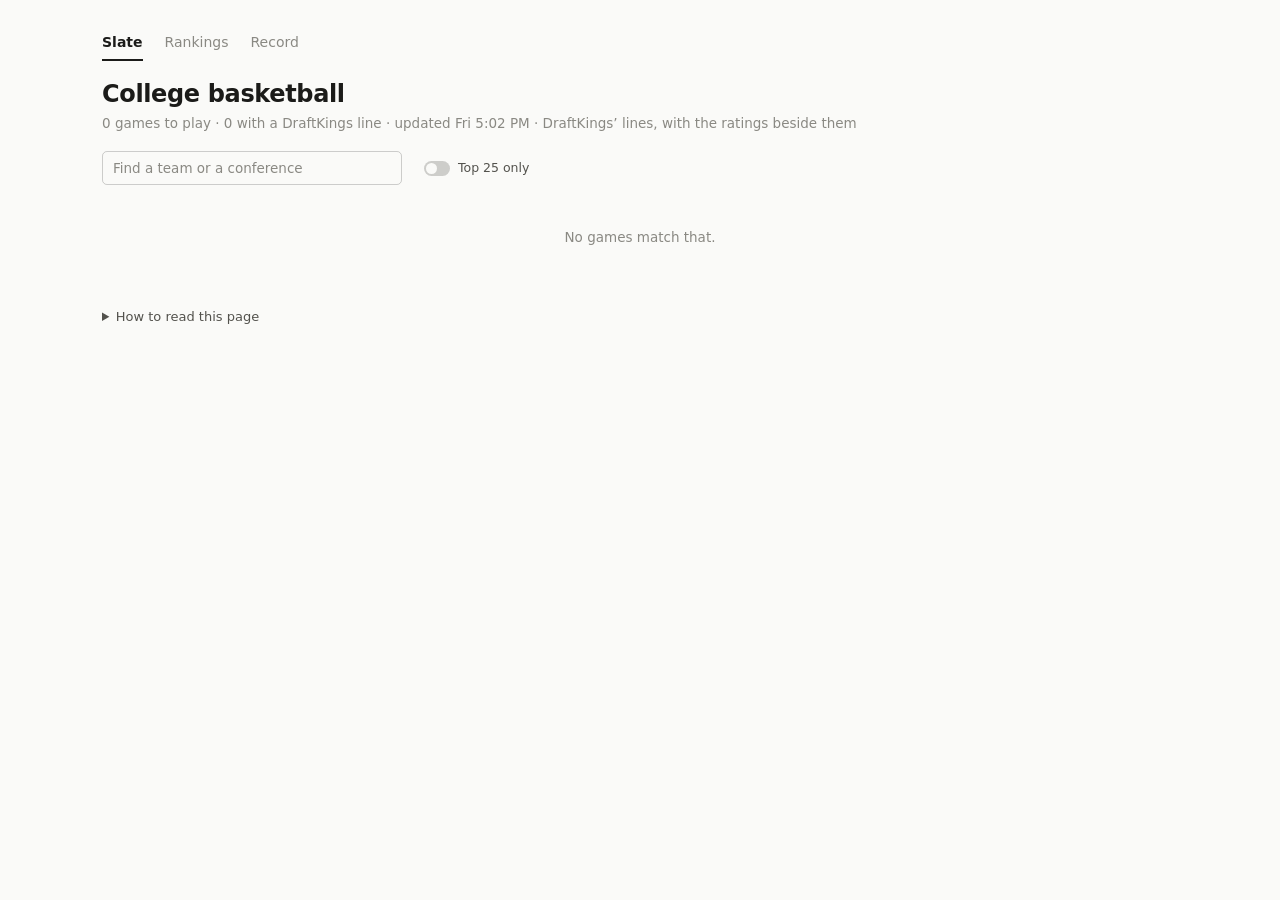
<file: ncaab.html>
<!doctype html>
<html lang="en">
<head>
<meta charset="utf-8">
<meta name="viewport" content="width=device-width, initial-scale=1">
<title>College basketball</title>
<link rel="icon" href="data:image/svg+xml,%3Csvg xmlns='http://www.w3.org/2000/svg' viewBox='0 0 32 32'%3E%3Ccircle cx='16' cy='16' r='14' fill='%233f6fae' stroke='%230b0b0b' stroke-width='2'/%3E%3Cpath d='M2 16h28M16 2v28M6 6c6 4 6 16 0 20M26 6c-6 4-6 16 0 20' fill='none' stroke='%230b0b0b' stroke-width='1.6'/%3E%3C/svg%3E">
<style>
/* Softer than the NFL and MLB dashboards it started from: hairlines instead of boxes, big radii, no tiles inside
   cards, numbers doing the work. Same tokens, so it still sits beside them. */
:root {
  color-scheme: light;
  --page: #f9f9f7; --surface: #ffffff; --surface-2: #f3f2ee; --ink: #101010; --ink-2: #4f4e4a; --muted: #8b8982;
  --grid: #e7e6e0; --axis: #cfcdc4; --border: rgba(16, 16, 16, 0.07); --hair: rgba(16, 16, 16, 0.08);
  --shadow: 0 1px 1px rgba(16, 16, 16, 0.03), 0 12px 32px -14px rgba(16, 16, 16, 0.14);
  --away: #2f7be0; --home: #ee6a35; --accent: #17a673; --good: #0ca30c; --good-text: #07700a; --critical: #d23f3f;
  --warn: #b06f00; --btn-bg: #101010; --btn-ink: #fbfbf9; --radius: 20px; --radius-sm: 12px;
  --ease: cubic-bezier(0.22, 0.8, 0.24, 1);
  font-family: ui-sans-serif, system-ui, -apple-system, "Segoe UI", Roboto, sans-serif;
}
@media (prefers-color-scheme: dark) {
  :root:where(:not([data-theme="light"])) {
    color-scheme: dark;
    --page: #0d0d0d; --surface: #161616; --surface-2: #202020; --ink: #f6f6f3; --ink-2: #c4c3ba; --muted: #8b8982;
    --grid: #262626; --axis: #38383a; --border: rgba(255, 255, 255, 0.07); --hair: rgba(255, 255, 255, 0.08);
    --shadow: 0 1px 1px rgba(0, 0, 0, 0.35), 0 16px 36px -16px rgba(0, 0, 0, 0.7);
    --away: #4b92ee; --home: #f0763f; --accent: #1fb583; --good-text: #35cc3f; --warn: #e5a63f;
    --btn-bg: #f6f6f3; --btn-ink: #161616;
  }
}
* { box-sizing: border-box; }
html { scroll-behavior: smooth; }
html, body { margin: 0; padding: 0; }
body { background: var(--page); color: var(--ink); font-size: 15px; line-height: 1.5; -webkit-font-smoothing: antialiased; text-rendering: optimizeLegibility; }
body::before { content: ""; position: fixed; inset: 0 0 auto 0; height: 320px; pointer-events: none; z-index: -1;
  background: radial-gradient(900px 240px at 50% -90px, color-mix(in srgb, var(--accent) 9%, transparent), transparent 70%); }
a { color: inherit; }
.num { font-variant-numeric: tabular-nums; }
main { max-width: 1120px; margin: 0 auto; padding: 26px 22px 96px; }
h1 { font-size: 26px; margin: 0; letter-spacing: -0.025em; font-weight: 700; line-height: 1.2; }
h2 { font-size: 15px; margin: 0 0 12px; letter-spacing: -0.005em; font-weight: 650; }
h3 { font-size: 11.5px; margin: 0 0 8px; color: var(--muted); font-weight: 600; text-transform: uppercase; letter-spacing: 0.06em; }
.sub { color: var(--muted); font-size: 13.5px; margin: 4px 0 20px; }
.meta { color: var(--muted); font-size: 13.5px; margin: 4px 0 18px; }
.head { display: flex; flex-direction: column; }
.page-head { display: flex; align-items: baseline; gap: 12px; flex-wrap: wrap; margin-bottom: 4px; }
.card { background: var(--surface); border: 1px solid var(--border); border-radius: var(--radius); box-shadow: var(--shadow); padding: 20px 22px; }
.grid { display: grid; gap: 16px; }
.grid-2 { grid-template-columns: repeat(auto-fit, minmax(440px, 1fr)); align-items: start; }
.grid-games { grid-template-columns: repeat(auto-fill, minmax(320px, 1fr)); }
.btn { border: 1px solid var(--border); background: var(--surface); color: var(--ink); border-radius: 999px; padding: 7px 14px;
  font: inherit; font-size: 13.5px; cursor: pointer; line-height: 1.3; text-decoration: none; display: inline-block;
  transition: background .15s, border-color .15s; }
.btn:hover { background: var(--surface-2); }
.input { border: 1px solid var(--border); background: var(--surface); color: var(--ink); border-radius: 999px; padding: 10px 18px;
  font: inherit; font-size: 14px; width: 100%; max-width: 420px; box-shadow: var(--shadow); transition: border-color .15s, box-shadow .15s; }
.input::placeholder { color: var(--muted); }
.input:focus-visible, .btn:focus-visible, a:focus-visible { outline: 2px solid var(--accent); outline-offset: 2px; }
.pill { display: inline-block; padding: 2px 10px; border-radius: 999px; background: var(--surface-2); font-size: 12px; color: var(--ink-2); }
.tag { font-size: 10.5px; text-transform: uppercase; letter-spacing: .05em; padding: 2px 7px; border-radius: 999px;
  background: var(--surface-2); color: var(--ink-2); margin-left: 6px; white-space: nowrap; font-weight: 600; }
.tag.warn { background: color-mix(in srgb, var(--warn) 16%, transparent); color: var(--ink); }
.dim { color: var(--muted); }
.win { color: var(--good-text); font-weight: 600; }
.loss { color: var(--critical); font-weight: 600; }
.section-gap { margin-top: 16px; }
.notice { color: var(--muted); font-size: 13.5px; padding: 28px 0; text-align: center; }

/* tabs */
.tabs { display: flex; gap: 4px; margin: 0 0 18px; padding: 4px; width: max-content; border-radius: 999px; background: var(--surface-2); }
.tabs a { border-radius: 999px; padding: 6px 16px; font-size: 13.5px; text-decoration: none; color: var(--ink-2); font-weight: 550;
  transition: background .2s var(--ease), color .2s; }
.tabs a:hover { color: var(--ink); }
.tabs a.on { background: var(--surface); color: var(--ink); box-shadow: 0 1px 3px rgba(0, 0, 0, 0.12); }
html.embedded .tabs { display: none; }          /* inside the hub the navigation pane carries them */

/* the slate */
.day { margin-top: 30px; }
.day-head { display: flex; align-items: baseline; gap: 10px; margin: 0 0 14px; font-size: 15px; }
.day-head small { color: var(--muted); font-weight: 500; font-size: 13.5px; }
.day-head .count { margin-left: auto; color: var(--muted); font-weight: 500; font-size: 12.5px; }
.game-card { display: flex; flex-direction: column; gap: 16px; text-decoration: none; color: inherit; padding: 18px 20px 16px;
  transition: transform .3s var(--ease), box-shadow .3s var(--ease), border-color .2s; }
.game-card:hover { transform: translateY(-3px); border-color: color-mix(in srgb, var(--ink) 16%, transparent);
  box-shadow: 0 1px 1px rgba(0, 0, 0, 0.04), 0 20px 42px -18px rgba(0, 0, 0, 0.3); }
.game-card.is-started { opacity: .7; }
.gc-top { display: flex; justify-content: space-between; align-items: center; gap: 10px; font-size: 12.5px; color: var(--muted); }
.gc-props { display: inline-flex; align-items: center; gap: 6px; white-space: nowrap; }
.gc-props::before { content: ""; width: 6px; height: 6px; border-radius: 50%; background: var(--muted); opacity: .45; }
.gc-props.on { color: var(--ink-2); }
.gc-props.on::before { background: var(--accent); opacity: 1; }
.gc-teams { display: grid; gap: 6px; }
.gc-team { display: flex; justify-content: space-between; align-items: baseline; gap: 12px; }
.gc-code { font-weight: 700; font-size: 17px; letter-spacing: -0.01em; }
.gc-name { color: var(--muted); font-size: 12.5px; margin-left: 9px; font-weight: 400; }
.gc-score { font-size: 25px; font-weight: 650; letter-spacing: -0.025em; line-height: 1.1; }
.pbar-wrap { display: grid; gap: 9px; }
.pbar { position: relative; display: flex; gap: 3px; height: 6px; }
.pbar i { display: block; height: 100%; transform-origin: left center; animation: grow .8s var(--ease) backwards; }
.pbar .a { background: var(--away); border-radius: 999px 3px 3px 999px; }
.pbar .h { background: var(--home); border-radius: 3px 999px 999px 3px; }
.pbar .mk { position: absolute; top: -4px; width: 2px; height: 14px; border-radius: 2px; background: var(--ink); opacity: .8; transform: translateX(-1px); }
.pbar-lbl { display: flex; justify-content: space-between; gap: 8px; font-size: 12.5px; color: var(--ink-2); }
.pbar-lbl .mkt { color: var(--muted); }
.gc-lines { display: grid; grid-template-columns: 78px 1fr 1fr; gap: 4px 12px; font-size: 13px; padding-top: 13px; border-top: 1px solid var(--hair); align-items: baseline; }
.gc-lines .hd { color: var(--muted); font-size: 11px; text-transform: uppercase; letter-spacing: .06em; font-weight: 600; }
.gc-lines .lbl { color: var(--muted); font-size: 12.5px; }
.gc-lines .v { font-weight: 600; }
.off { color: var(--warn); }

/* a game */
.back { display: inline-flex; align-items: center; gap: 6px; color: var(--ink-2); text-decoration: none; font-size: 13.5px;
  padding: 5px 12px 5px 8px; margin-left: -8px; border-radius: 999px; transition: background .15s, color .15s; }
.back:hover { background: var(--surface-2); color: var(--ink); }
.g-head { display: flex; align-items: baseline; gap: 14px; flex-wrap: wrap; margin: 8px 0 0; }
.sb { padding: 26px 28px 22px; }
.sb-teams { display: grid; grid-template-columns: 1fr auto 1fr; align-items: end; gap: 18px; margin-bottom: 20px; }
.sb-team { display: grid; gap: 1px; }
.sb-team.home { text-align: right; justify-items: end; }
.sb-code { font-size: 14px; font-weight: 700; letter-spacing: .04em; color: var(--ink-2); }
.sb-code i { display: inline-block; width: 8px; height: 8px; border-radius: 50%; margin-right: 8px; vertical-align: 1px; }
.sb-score { font-size: 46px; font-weight: 650; letter-spacing: -0.035em; line-height: 1.05; }
.sb-win { font-size: 13.5px; color: var(--ink-2); }
.sb-mid { color: var(--muted); font-size: 13px; padding-bottom: 10px; }
.compare { display: grid; grid-template-columns: repeat(3, minmax(0, 1fr)); margin-top: 22px; border-top: 1px solid var(--hair); }
.cmp { padding: 16px 20px 0 0; }
.cmp + .cmp { padding-left: 22px; border-left: 1px solid var(--hair); }
.cmp dl { display: grid; grid-template-columns: auto 1fr; gap: 5px 14px; margin: 0; }
.cmp dt { color: var(--muted); font-size: 12.5px; }
.cmp dd { margin: 0; font-weight: 650; text-align: right; font-variant-numeric: tabular-nums; }
.cmp dd.book { color: var(--ink-2); font-weight: 550; }
.cmp dd.off { color: var(--warn); }
.notice-inline { color: var(--ink-2); font-size: 13.5px; margin: 16px 2px 0; padding-left: 12px; border-left: 2px solid var(--warn); }

/* tables */
table { border-collapse: collapse; width: 100%; font-size: 13.5px; }
th, td { padding: 10px 10px; text-align: right; border-bottom: 1px solid var(--hair); vertical-align: middle; }
th { color: var(--muted); font-weight: 600; font-size: 11px; text-transform: uppercase; letter-spacing: .06em; white-space: nowrap; padding-bottom: 8px; }
th:first-child, td:first-child { text-align: left; }
tbody tr { transition: background .12s; }
tbody tr:hover { background: color-mix(in srgb, var(--ink) 3%, transparent); }
tbody tr:last-child td { border-bottom: 0; }
.table-wrap { overflow-x: auto; }
caption { caption-side: top; text-align: left; color: var(--muted); font-size: 12.5px; padding: 0 0 8px; }
details.more { margin-top: 12px; }
details.more > summary, details.how > summary { cursor: pointer; color: var(--ink-2); font-size: 13px; padding: 4px 0; }

/* kpis: figures with room around them, no tiles */
.kpis { display: grid; gap: 22px 24px; grid-template-columns: repeat(auto-fit, minmax(138px, 1fr)); }
.kpi .k { font-size: 11.5px; color: var(--muted); text-transform: uppercase; letter-spacing: .06em; font-weight: 600; }
.kpi .v { font-size: 28px; font-weight: 650; letter-spacing: -0.025em; line-height: 1.15; margin-top: 2px; }
.kpi .n { font-size: 12px; color: var(--muted); margin-top: 3px; line-height: 1.35; }

/* players */
.pp-head { display: flex; align-items: center; justify-content: space-between; gap: 12px; margin-bottom: 14px; flex-wrap: wrap; }
.pp-head h2 { margin: 0; }
.dot { display: inline-block; width: 9px; height: 9px; border-radius: 50%; margin-right: 8px; }
.dot.away { background: var(--away); } .dot.home { background: var(--home); }
.switch { display: inline-flex; align-items: center; gap: 8px; border: 1px solid var(--border); background: var(--surface); color: var(--ink-2);
  border-radius: 999px; padding: 5px 12px 5px 8px; font: inherit; font-size: 12.5px; cursor: pointer; transition: background .15s, color .15s; }
.switch i { width: 26px; height: 15px; border-radius: 999px; background: var(--axis); position: relative; transition: background .2s; }
.switch i::after { content: ""; position: absolute; top: 2px; left: 2px; width: 11px; height: 11px; border-radius: 50%; background: #fff; transition: transform .2s var(--ease); }
.switch[aria-pressed="true"] { color: var(--ink); }
.switch[aria-pressed="true"] i { background: var(--accent); }
.switch[aria-pressed="true"] i::after { transform: translateX(11px); }
.legend { color: var(--muted); font-size: 12.5px; margin: 0 0 6px; display: flex; flex-wrap: wrap; gap: 4px 16px; }
.legend b { color: var(--ink); font-weight: 650; font-variant-numeric: tabular-nums; }
.player-head, .player-row { display: grid; align-items: center; gap: 6px 10px; margin: 0 -10px; padding: 10px 10px; border-radius: 12px;
  grid-template-columns: minmax(130px, 1.8fr) 38px repeat(4, minmax(62px, 1fr)) 30px; }
.player-head { color: var(--muted); font-size: 11px; font-weight: 600; text-transform: uppercase; letter-spacing: .06em; padding-top: 2px; padding-bottom: 6px; }
.player-head > span:not(:first-child), .player-row .pc { text-align: right; }
.player-row { transition: background .15s; background-image: linear-gradient(var(--hair), var(--hair)); background-size: calc(100% - 20px) 1px;
  background-position: 10px 0; background-repeat: no-repeat; }
.player-row:hover { background-color: var(--surface-2); }
.player-name { font-weight: 600; font-size: 14.5px; line-height: 1.3; }
.player-sub { font-size: 11.5px; color: var(--muted); font-weight: 400; }
.pc { display: flex; flex-direction: column; align-items: flex-end; line-height: 1.25; gap: 1px; }
.pc strong { font-size: 15.5px; font-weight: 650; }
.pc small { font-size: 11px; color: var(--muted); white-space: nowrap; }
.pc small.off { color: var(--warn); font-weight: 600; }
.pc small.form { color: var(--ink-2); }
.hide-form .pc .form { display: none; }
.find-row { display: grid; align-items: center; gap: 8px; grid-template-columns: minmax(150px, 1.6fr) minmax(110px, 1fr) repeat(3, 58px) 30px;
  padding: 9px 10px; margin: 0 -10px; border-radius: 12px; transition: background .15s; }
.find-row:hover { background: var(--surface-2); }

/* the form table inside a player's sheet */
.form-table { font-size: 13px; }
.form-table th, .form-table td { padding: 7px 6px; text-align: center; border-bottom: 1px solid var(--hair); }
.form-table th:first-child, .form-table td:first-child { text-align: left; padding-left: 0; font-weight: 600; }
.form-table th small { display: block; font-size: 10px; font-weight: 500; letter-spacing: 0; text-transform: none; color: var(--muted); }
.form-table .old { opacity: .5; }
.form-table .over { color: var(--good-text); font-weight: 650; }
.form-table .under { color: var(--critical); }
.form-table .sep { border-left: 1px solid var(--hair); }
.form-table .strong { font-weight: 650; }
.form-key { color: var(--muted); font-size: 12px; margin: 8px 0 4px; line-height: 1.45; }
.sk-extra { padding: 4px 16px 8px; border-bottom: 1px solid var(--hair); overflow-x: auto; }

/* the record */
.chart svg { width: 100%; height: auto; display: block; }
.chart .tick { fill: var(--muted); font-size: 10px; }
.chart .grid-line { stroke: var(--grid); stroke-width: 1; }
.chart .axis-line { stroke: var(--axis); stroke-width: 1; }
.chart .marker { stroke: var(--accent); stroke-width: 1.4; stroke-dasharray: 4 3; }
.chart circle { transition: r .15s; }
.chart circle:hover { r: 6.5; }
.key { display: flex; gap: 14px; flex-wrap: wrap; font-size: 12px; color: var(--muted); margin-top: 6px; }
.key i { display: inline-block; width: 9px; height: 9px; border-radius: 50%; margin-right: 5px; }
.lede { font-size: 14px; margin: 0 0 12px; max-width: 80ch; color: var(--ink-2); }
.foot { color: var(--ink-2); font-size: 13px; line-height: 1.55; margin-top: 28px; max-width: 86ch; }
.foot p { margin: 8px 0 0; }

/* loading and motion */
.skeleton { display: grid; gap: 16px; grid-template-columns: repeat(auto-fill, minmax(320px, 1fr)); margin-top: 56px; }
.skeleton i { display: block; height: 214px; border-radius: var(--radius); border: 1px solid var(--border);
  background: linear-gradient(100deg, var(--surface) 30%, var(--surface-2) 50%, var(--surface) 70%); background-size: 220% 100%; animation: shimmer 1.3s linear infinite; }
@keyframes shimmer { to { background-position: -220% 0; } }
@keyframes rise { from { opacity: 0; transform: translateY(10px); } }
@keyframes grow { from { transform: scaleX(0); } }
#view > * { animation: rise .45s var(--ease) backwards; }
#view > *:nth-child(2) { animation-delay: .04s; } #view > *:nth-child(3) { animation-delay: .08s; }
#view > *:nth-child(4) { animation-delay: .12s; } #view > *:nth-child(n+5) { animation-delay: .16s; }
.grid-games > .game-card { animation: rise .5s var(--ease) backwards; animation-delay: calc(var(--i, 0) * 30ms); }
@media (prefers-reduced-motion: reduce) {
  html { scroll-behavior: auto; }
  *, *::before, *::after { animation: none !important; transition: none !important; }
}
@media (max-width: 720px) { html.embedded .tabs { display: flex; } }       /* the navigation pane is a tab bar on a phone */
@media (max-width: 760px) {
  main { padding: 18px 14px 96px; } h1 { font-size: 22px; }
  .card { padding: 16px 16px; }
  .grid-2 { grid-template-columns: minmax(0, 1fr); }
  .sb { padding: 20px 18px 18px; } .sb-score { font-size: 36px; }
  .sb-win { font-size: 12.5px; }
  .compare { margin-top: 16px; }
  .cmp { padding: 12px 8px 0 0; } .cmp + .cmp { padding-left: 12px; }
  .cmp dl { display: block; }
  .cmp dt { margin-top: 6px; font-size: 11.5px; }
  .cmp dd { text-align: left; font-size: 14px; }
  .player-head, .player-row { gap: 6px; grid-template-columns: minmax(82px, 1.5fr) repeat(3, minmax(46px, 1fr)) 26px; }
  .player-head .c-min, .player-head .c-tpm, .player-row .c-min, .player-row .c-tpm { display: none; }
  .find-row { grid-template-columns: minmax(120px, 1.5fr) repeat(3, 52px) 28px; }
  .find-row .f-game { display: none; }
}

/* ---- college basketball: a row a game, because a Saturday has 150 of them */
.filters { display: flex; flex-wrap: wrap; align-items: center; gap: 10px 22px; margin: 0 0 4px; }
.filters .input { max-width: 300px; }
.day .gr-head, .game-row {
  display: grid; align-items: center; gap: 2px 16px;
  grid-template-columns: 84px minmax(190px, 1.5fr) repeat(5, minmax(58px, 0.62fr));
}
.gr-head { color: var(--muted); font-size: 11px; font-weight: 600; text-transform: uppercase; letter-spacing: .06em; padding: 0 0 6px; }
.gr-head span:nth-child(n+3) { text-align: right; }
.game-row { padding: 11px 0; border-top: 1px solid var(--hair); text-decoration: none; color: inherit; }
.game-row:hover { background: var(--surface-2); }
.game-row.is-started { opacity: .6; }
.gr-when b { display: block; font-size: 14px; font-weight: 650; line-height: 1.25; }
.gr-when small { display: block; color: var(--muted); font-size: 11.5px; line-height: 1.3; }
.gr-teams { display: grid; gap: 2px; min-width: 0; }
.tm { display: flex; align-items: baseline; gap: 8px; min-width: 0; }
.tm .rk { color: var(--muted); font-size: 11.5px; font-weight: 650; min-width: 24px; text-align: right; flex: none; }
.tm .nm { font-weight: 600; overflow: hidden; text-overflow: ellipsis; white-space: nowrap; }
.tm small { color: var(--muted); font-size: 12px; white-space: nowrap; flex: none; }
.tm .tag { margin-left: 2px; }
.gr-n { text-align: right; font-size: 13.5px; font-variant-numeric: tabular-nums; white-space: nowrap; }
.gr-n b { font-weight: 650; }
.gr-n.dim { color: var(--muted); }
.gr-n.off { color: var(--warn); }
.gr-note { grid-column: 2 / -1; color: var(--muted); font-size: 12px; }
.day-more { margin: 8px 0 0; }
.day-more > summary { cursor: pointer; color: var(--ink-2); font-size: 13px; padding: 6px 0; }
.nolines { color: var(--muted); font-size: 13.5px; margin: 0 0 6px; }
.day-head .count b { color: var(--ink-2); font-weight: 600; }

/* a team's last five and the ratings table */
.lf-wrap { display: grid; gap: 22px 36px; grid-template-columns: repeat(auto-fit, minmax(340px, 1fr)); align-items: start; }
.lf h2 { display: flex; align-items: baseline; gap: 10px; flex-wrap: wrap; }
.lf h2 small { color: var(--muted); font-weight: 500; font-size: 12.5px; }
.lf table { font-size: 13px; }
.lf th, .lf td { padding: 7px 6px; }
.lf td.res { font-weight: 650; }
.lf .sum { color: var(--ink-2); font-size: 12.5px; margin: 8px 0 0; }
.rank-table td, .rank-table th { padding: 8px 8px; }
.rank-table td:nth-child(2) { font-weight: 600; }
.rank-table th:nth-child(2), .rank-table td:nth-child(2), .rank-table th:last-child, .rank-table td:last-child { text-align: left; }
.moves { color: var(--ink-2); font-size: 13px; margin: 12px 0 0; }
@media (max-width: 760px) {
  .day .gr-head { display: none; }
  .game-row { grid-template-columns: minmax(0, 1fr) repeat(3, auto); padding: 12px 0; gap: 4px 14px; }
  .gr-when { grid-column: 1 / -1; display: flex; gap: 10px; align-items: baseline; }
  .gr-when b, .gr-when small { display: inline; }
  .gr-teams { grid-column: 1 / -1; }
  .gr-n { text-align: left; font-size: 13px; }
  .gr-n::before { content: attr(data-l); display: block; color: var(--muted); font-size: 10.5px; text-transform: uppercase; letter-spacing: .05em; font-weight: 600; }
  .gr-n.sub { display: none; }
  .gr-note { grid-column: 1 / -1; }
  .lf-wrap { grid-template-columns: minmax(0, 1fr); }
}

/* >>> calm layer: one quiet look for every page. Plain text where there was a pill, a hairline where there was a box, no colour that
   is not data. (Source: sports_dashboard/calm_layer.css; python calm.py writes it at the end of each page's own styles.) */
:root {
  color-scheme: light;
  --page: #fafaf8; --surface: #fafaf8; --surface-2: rgba(24, 24, 22, 0.05);
  --ink: #1b1b19; --ink-2: #53524d; --muted: #8a8983;
  --grid: rgba(24, 24, 22, 0.09); --axis: rgba(24, 24, 22, 0.22);
  --border: rgba(24, 24, 22, 0.10); --border-2: rgba(24, 24, 22, 0.20); --hair: rgba(24, 24, 22, 0.10);
  --shadow: none; --radius: 6px; --radius-sm: 5px;
  --away: #3f6fae; --home: #c4663c; --accent: #1b1b19; --accent-soft: rgba(24, 24, 22, 0.06); --deemph: rgba(24, 24, 22, 0.2);
  --good: #2c7a45; --good-text: #2c7a45; --good-soft: rgba(44, 122, 69, 0.10);
  --bad: #b5453d; --critical: #b5453d; --bad-soft: rgba(181, 69, 61, 0.10);
  --warn: #946310; --warn-soft: rgba(148, 99, 16, 0.12); --info: #3f6fae; --info-soft: rgba(63, 111, 174, 0.12);
  --chip: rgba(24, 24, 22, 0.05); --btn-bg: #1b1b19; --btn-ink: #fafaf8; --active: rgba(24, 24, 22, 0.05);
  font-family: ui-sans-serif, system-ui, -apple-system, "Segoe UI Variable Text", "Segoe UI", Roboto, "Helvetica Neue", sans-serif;
}
@media (prefers-color-scheme: dark) {
  :root:not([data-theme="light"]) {
    color-scheme: dark;
    --page: #131312; --surface: #131312; --surface-2: rgba(255, 255, 255, 0.06);
    --ink: #e8e7e3; --ink-2: #b1b0aa; --muted: #848379;
    --grid: rgba(255, 255, 255, 0.08); --axis: rgba(255, 255, 255, 0.22);
    --border: rgba(255, 255, 255, 0.10); --border-2: rgba(255, 255, 255, 0.20); --hair: rgba(255, 255, 255, 0.10);
    --away: #6b9ddc; --home: #d9805a; --accent: #e8e7e3; --accent-soft: rgba(255, 255, 255, 0.08); --deemph: rgba(255, 255, 255, 0.2);
    --good: #6dbd88; --good-text: #6dbd88; --good-soft: rgba(109, 189, 136, 0.13);
    --bad: #e2837c; --critical: #e2837c; --bad-soft: rgba(226, 131, 124, 0.13);
    --warn: #d8a850; --warn-soft: rgba(216, 168, 80, 0.14); --info: #6b9ddc; --info-soft: rgba(107, 157, 220, 0.14);
    --chip: rgba(255, 255, 255, 0.07); --btn-bg: #e8e7e3; --btn-ink: #131312; --active: rgba(255, 255, 255, 0.07);
  }
}
:root[data-theme="dark"] {
  color-scheme: dark;
  --page: #131312; --surface: #131312; --surface-2: rgba(255, 255, 255, 0.06);
  --ink: #e8e7e3; --ink-2: #b1b0aa; --muted: #848379;
  --grid: rgba(255, 255, 255, 0.08); --axis: rgba(255, 255, 255, 0.22);
  --border: rgba(255, 255, 255, 0.10); --border-2: rgba(255, 255, 255, 0.20); --hair: rgba(255, 255, 255, 0.10);
  --away: #6b9ddc; --home: #d9805a; --accent: #e8e7e3; --accent-soft: rgba(255, 255, 255, 0.08); --deemph: rgba(255, 255, 255, 0.2);
  --good: #6dbd88; --good-text: #6dbd88; --good-soft: rgba(109, 189, 136, 0.13);
  --bad: #e2837c; --critical: #e2837c; --bad-soft: rgba(226, 131, 124, 0.13);
  --warn: #d8a850; --warn-soft: rgba(216, 168, 80, 0.14); --info: #6b9ddc; --info-soft: rgba(107, 157, 220, 0.14);
  --chip: rgba(255, 255, 255, 0.07); --btn-bg: #e8e7e3; --btn-ink: #131312; --active: rgba(255, 255, 255, 0.07);
}

/* ---- page and type */
html { scroll-behavior: auto; }
body { background: var(--page); color: var(--ink); font-size: 15px; line-height: 1.5; letter-spacing: 0; text-rendering: auto; }
body::before { display: none; }
h1 { font-size: 24px; font-weight: 600; letter-spacing: -0.015em; line-height: 1.25; }
h2 { font-size: 16px; font-weight: 600; letter-spacing: -0.005em; }
h3, .cmp h3 { font-size: 13px; font-weight: 500; text-transform: none; letter-spacing: 0; color: var(--muted); }
.sub, .meta, .lede, .hint, .stamp, .note, .foot, .legend { color: var(--muted); }
:focus-visible { outline: 2px solid var(--ink); outline-offset: 2px; }
main:focus-visible, #view:focus-visible, [tabindex="-1"]:focus-visible { outline: none; }
::-webkit-scrollbar { width: 10px; height: 10px; }
::-webkit-scrollbar-thumb { background: var(--border-2); border-radius: 5px; border: 2px solid var(--page); }
::-webkit-scrollbar-track { background: transparent; }

/* ---- containers: a hairline above, space around, no box */
.card, .hero, section.filters, .list, .bonus-sum, .summary, .tk, .check, .parlay, .qb-line, .sb {
  background: transparent; border: 0; border-radius: 0; box-shadow: none;
}
.card, .tk, .parlay { border-top: 1px solid var(--hair); }
.card { padding: 22px 0 0; }
.hero { border-top: 1px solid var(--hair); padding-top: 4px; }
.hero > div { padding: 18px 22px 18px 0; }
.hero > div + div { border-left: 1px solid var(--hair); padding-left: 22px; }
section.filters { border-top: 1px solid var(--hair); border-bottom: 1px solid var(--hair); border-radius: 0; padding: 16px 0 18px; }
.list { border-top: 1px solid var(--hair); border-radius: 0; }
.check { border: 1px solid var(--hair); border-radius: 6px; }
.sb { padding: 24px 0 8px; border-top: 1px solid var(--hair); }

/* ---- plain text where there was a pill; an outline where a mark is needed */
.pill, .tag, .badge, span.chip, .flag, .l5, .count-pill {
  background: none; border: 1px solid var(--hair); border-radius: 4px; padding: 0 6px; font-size: 12px; font-weight: 500;
  letter-spacing: 0; text-transform: none; color: var(--ink-2); line-height: 1.65;
}
.page-head .pill, .head .pill, .gc-chips .pill, .card header .pill, .batch-head .pill, .row-between .pill {
  border: 0; padding: 0; color: var(--muted); font-size: 14px; font-weight: 400;
}
.pill.live { background: none; color: var(--muted); }
.pill.live::before { display: none; }
.pill.warn, .tag.warn { color: var(--warn); border-color: color-mix(in srgb, var(--warn) 45%, transparent); background: none; }
.tag.live { color: var(--bad); border-color: color-mix(in srgb, var(--bad) 45%, transparent); background: none; }
.tag.upset { color: var(--ink); border-color: var(--ink-2); background: none; }
.chip.good, .l5.hot { color: var(--good-text); background: none; border-color: color-mix(in srgb, var(--good) 45%, transparent); }
.chip.bad, .l5.cold, .flag { color: var(--bad); background: none; border-color: color-mix(in srgb, var(--bad) 45%, transparent); }
.chip.warn { color: var(--warn); background: none; border-color: color-mix(in srgb, var(--warn) 45%, transparent); }
.chip.info { color: var(--info); background: none; border-color: color-mix(in srgb, var(--info) 45%, transparent); }
.state, .record { background: none; border: 1px solid var(--hair); border-radius: 4px; font-size: 12px; font-weight: 600; letter-spacing: 0; padding: 0 7px; line-height: 1.7; }
.state.won, .record.up { color: var(--good-text); border-color: color-mix(in srgb, var(--good) 45%, transparent); background: none; }
.state.lost, .record.down { color: var(--bad); border-color: color-mix(in srgb, var(--bad) 45%, transparent); background: none; }
.pays { background: none; border: 1px solid var(--hair); border-radius: 4px; padding: 0 7px; font-weight: 600; }
.pays.value { color: var(--good-text); border-color: color-mix(in srgb, var(--good) 45%, transparent); background: none; }
.dk { border-radius: 4px; }

/* ---- buttons and fields: square-ish, outlined, no fill */
.btn, button.ghost, button.more, button[data-copy] {
  background: transparent; color: var(--ink); border: 1px solid var(--border-2); border-radius: 5px; padding: 6px 12px; font-weight: 500;
  font-size: 13.5px; box-shadow: none;
}
.btn:hover, button.ghost:hover, button.more:hover, button[data-copy]:hover { background: var(--surface-2); }
details.more { border: 0; background: none; padding: 0; border-radius: 0; box-shadow: none; }
.btn-icon { width: auto; min-width: 34px; padding: 6px 9px; border-radius: 5px; }
.btn-primary, .primary, a.primary { background: var(--btn-bg); color: var(--btn-ink); border: 1px solid var(--btn-bg); border-radius: 5px; box-shadow: none; }
.btn-primary:hover, .primary:hover { opacity: .85; background: var(--btn-bg); }
.select, select, select.select, .input, input.input, .search, input.search, input[type="number"], input[type="text"], input[type="search"], input[type="date"] {
  background-color: transparent; color: var(--ink); border: 1px solid var(--border-2); border-radius: 5px; padding: 6px 10px; font-size: 13.5px; box-shadow: none; height: auto;
}
select.select { height: 34px; padding: 0 30px 0 10px; }
input.input { height: 34px; padding: 0 10px; }
.wf-banner { border-radius: 5px; background: none; border: 1px solid var(--hair); }
.stepper .btn { border-radius: 5px; }
.tooltip { border-radius: 6px; box-shadow: 0 2px 12px rgba(0, 0, 0, 0.28); }
.sk-click { border-radius: 4px; }
.input::placeholder, .search::placeholder, input::placeholder { color: var(--muted); }
.stakebar input { border-radius: 5px; background: transparent; }
.toast { border-radius: 6px; box-shadow: none; }

/* ---- tabs: words with a line under the one you are on */
.nav, .tabs, .pills, .seg {
  display: inline-flex; gap: 22px; padding: 0; background: none; border: 0; border-radius: 0; box-shadow: none; width: auto; max-width: 100%;
}
.nav a, .tabs a, .pills button, .seg button {
  background: none; border: 0; border-bottom: 2px solid transparent; border-radius: 0; padding: 6px 0; margin: 0; box-shadow: none;
  color: var(--muted); font-size: 14px; font-weight: 500; height: auto;
}
.nav a:hover, .tabs a:hover, .pills button:hover, .seg button:hover { color: var(--ink); background: none; }
.nav a[aria-current="page"], .tabs a.on, .pills button[aria-pressed="true"], .seg button[aria-pressed="true"] {
  background: none; color: var(--ink); border-bottom-color: var(--ink); box-shadow: none; font-weight: 600;
}
.seg.small button { padding: 4px 0; font-size: 13px; }
.seg .badge { margin-left: 5px; line-height: 1.3; vertical-align: 1px; }

/* ---- toggles (a leg type, a position, a quick line): a thin outline, filled when on */
button.chip, .chips .chip {
  background: transparent; border: 1px solid var(--hair); border-radius: 5px; padding: 4px 10px; color: var(--ink-2);
  font-size: 13px; font-weight: 500; box-shadow: none;
}
button.chip:hover, .chips .chip:hover { background: var(--surface-2); color: var(--ink); border-color: var(--border-2); }
button.chip[aria-pressed="true"], .chips .chip[aria-pressed="true"] { background: var(--surface-2); color: var(--ink); border-color: var(--border-2); font-weight: 600; }
.chip.small { padding: 2px 8px; font-size: 12.5px; }
button.ghost.on { background: var(--surface-2); color: var(--ink); border-color: var(--ink-2); }
button.switch { border: 0; background: none; border-radius: 0; padding: 4px 0; }
button.switch i { background: var(--border-2); }
button.switch i::after { background: var(--page); }
button.switch[aria-pressed="true"] i { background: var(--ink); }

/* ---- tables */
table { font-size: 14px; }
th { font-size: 12px; font-weight: 500; text-transform: none; letter-spacing: 0; color: var(--muted); padding: 8px 10px; border-bottom: 1px solid var(--hair); }
td { padding: 11px 10px; border-bottom: 1px solid var(--hair); }
tbody tr:hover { background: var(--surface-2); }
tbody tr:last-child td { border-bottom: 0; }
.scroll:not(.chips) { margin: 0; padding: 0; }
table.data th { font-size: 12px; text-transform: none; letter-spacing: 0; font-weight: 500; }

/* ---- figures: a label above, the number under it, no tile */
.kpi .k, .hero .k, .tile-label, .summary .l, .stat-chip span, .check b {
  font-size: 13px; font-weight: 400; text-transform: none; letter-spacing: 0; color: var(--muted);
}
.kpi .v, .hero .v, .tile-value, .summary .n, .money .big { font-size: 24px; font-weight: 600; letter-spacing: -0.015em; line-height: 1.2; }
.kpis { gap: 22px 32px; }
.kpi .n, .tile-sub, .hero .s { color: var(--muted); font-size: 13px; }
@media (max-width: 760px) {
  .hero > div { padding: 16px 0; }
  .hero > div + div { border-left: 0; padding-left: 0; border-top: 1px solid var(--hair); }
  .buildbar > .seg { flex: 1 0 100%; }
}
.tile { background: none; border: 0; box-shadow: none; padding: 0; border-radius: 0; }
.statline div { background: none; padding: 0; border-radius: 0; }
.statline span { text-transform: none; letter-spacing: 0; font-size: 12px; }

/* ---- the slate: a game is a block of text with a line above it */
.game-card, a.game-card {
  background: transparent; border: 0; border-top: 1px solid var(--hair); border-radius: 0; box-shadow: none; transform: none;
  padding: 20px 0 22px; gap: 14px;
}
.game-card:hover { transform: none; box-shadow: none; border-color: var(--hair); background: none; }
.game-card:hover .gc-code, .game-card:hover .team-name { text-decoration: underline; text-underline-offset: 3px; }
.game-card.is-final, .game-card.is-started { opacity: 1; }
.game-card.is-final .gc-score { color: var(--muted); }
.gc-top, .gc-top .venue { color: var(--muted); font-size: 13px; }
.gc-code { font-weight: 600; font-size: 16px; letter-spacing: 0; }
.gc-code i, .sb-code i { width: 8px; height: 8px; border-radius: 50%; }
.gc-name { color: var(--muted); font-size: 13px; }
.gc-score, .score-big { font-size: 22px; font-weight: 600; letter-spacing: -0.015em; }
.gc-lines { border-top: 0; padding-top: 2px; font-size: 13.5px; }
.gc-lines .hd { font-size: 12px; font-weight: 500; text-transform: none; letter-spacing: 0; color: var(--muted); }
.gc-lines .lbl { color: var(--muted); }
.gc-chips { gap: 4px 16px; }
.gc-chips .pill { font-size: 13px; }
.gc-props.on::before { background: var(--muted); }
.gc-props::before { opacity: .6; }
.pbar-lbl { font-size: 13px; }
.pbar-lbl .mkt, .pbar-lbl.dim { color: var(--muted); }
.team-row .pct { font-weight: 600; }
.gc-foot { border-top: 1px solid var(--hair); padding-top: 12px; gap: 4px 18px; color: var(--muted); }
.gc-foot .dot::before { content: none; margin: 0; }
.gc-foot .badge { border: 0; padding: 0; font-size: 12.5px; font-weight: 400; color: var(--muted); line-height: inherit; }
.gc-foot .badge.good { color: var(--good-text); }
.gc-foot .badge.bad { color: var(--bad); }

/* ---- bars: thin, flat, one colour a side */
.pbar { height: 4px; gap: 2px; }
.pbar .a, .pbar .h { border-radius: 0; }
.pbar .mk { height: 12px; top: -4px; width: 1.5px; background: var(--ink); opacity: 1; border-radius: 0; }
.pbar i, .winbar span { animation: none; }
.winbar { height: 4px; gap: 2px; }
.winbar span:first-child, .winbar span:last-child { border-radius: 0; }
.winbar.lg { height: 6px; }
.mbar, .usage-bar, .cbar, .rbar, .meter .track, .pick .chance i { border-radius: 0; height: 3px; }
.mbar i, .usage-bar > i, .cbar i, .meter .fill, .pick .chance i::after { border-radius: 0; background: var(--ink); opacity: .45; animation: none; }
.cbar { height: 4px; } .cbar b { height: 12px; top: -4px; border-radius: 0; }
.rbar { height: 4px; } .rbar i { border-radius: 0; }

/* ---- the scoreboard and the comparison under it */
.sb-score { font-size: 38px; font-weight: 600; letter-spacing: -0.02em; }
.sb-code { font-size: 14px; font-weight: 600; letter-spacing: 0; }
.sb-win { font-size: 13.5px; color: var(--muted); }
.sb-mid { color: var(--muted); }
.cmp-h { font-size: 12px; font-weight: 500; text-transform: none; letter-spacing: 0; }
.line-notes { border-top: 1px solid var(--hair); }

/* ---- props: controls without chrome, numbers without badges */
.controls { gap: 14px; }
.chips { gap: 4px 16px; }
.chips.scroll { gap: 4px 22px; }
.chips.scroll .chip, .ctl-row .chips:not(.ladder) .chip {
  background: none; border: 0; border-bottom: 2px solid transparent; border-radius: 0; padding: 5px 0; color: var(--muted); font-size: 14px; font-weight: 500;
}
.chips.scroll .chip:hover, .ctl-row .chips:not(.ladder) .chip:hover { color: var(--ink); background: none; }
.chips.scroll .chip[aria-pressed="true"], .ctl-row .chips:not(.ladder) .chip[aria-pressed="true"] {
  background: none; color: var(--ink); border-bottom-color: var(--ink); font-weight: 600;
}
.ladder { gap: 6px; }
.ctl-label, .field label, .slider-head label { font-size: 12.5px; font-weight: 400; text-transform: none; letter-spacing: 0; color: var(--muted); }
.ctl-row.filters { border-top: 1px solid var(--hair); }
.slider-val { font-size: 14px; font-weight: 600; }
.field .slider, .range input[type="range"] { accent-color: var(--ink); }
.gap { background: none; border-radius: 0; padding: 0; min-width: 0; font-weight: 500; color: var(--ink-2); box-shadow: none; }
.gap.soft { background: none; box-shadow: none; color: var(--muted); }
.gap.far { background: none; color: var(--warn); box-shadow: none; font-weight: 600; }
.who b { font-weight: 600; }
.ch b.win { color: var(--ink); }
.ch b { font-size: 14.5px; }
a.dklink:hover { background: none; }
.props-table td { padding-top: 12px; padding-bottom: 12px; }

/* ---- lists and rows */
.pick .chance b { font-size: 18px; font-weight: 600; }
.pick.low .what::after { background: none; border: 0; border-radius: 0; padding: 0; margin-left: 10px; text-transform: none; letter-spacing: 0; font-weight: 400; font-size: 12.5px; vertical-align: baseline; }
.res .mark { width: auto; height: auto; border-radius: 0; background: none; font-size: 14px; font-weight: 600; place-items: start; }
.res.hit .mark { background: none; }
.res.miss .mark { background: none; }
.parlay h2, .tk h4, .tk header h4, .parlay header h2 { text-transform: none; letter-spacing: 0; font-size: 13px; font-weight: 500; color: var(--muted); }
#price-out { padding: 18px 0 0 !important; }
.parlay header { padding: 14px 0 0; }
.parlay .sum { padding: 6px 0 14px; }
.parlay .legs { padding: 2px 0 6px; }
.parlay .fine { padding: 0 0 14px; }
.parlay .note { padding: 0 0 6px; }
.parlay .actions { padding: 12px 0 18px; }
.big { font-size: 26px; font-weight: 600; letter-spacing: -0.02em; }
.row .add { border-radius: 5px; }
.row:hover { background: var(--surface-2); }
.player-row:hover, .qb-line:hover { background-color: var(--surface-2); }

/* ---- the slip stays a panel: it floats over the page */
.slip { background: var(--page); border: 1px solid var(--border-2); border-radius: 8px; box-shadow: 0 6px 24px rgba(0, 0, 0, 0.28); }
.sk-sheet, .sk-chip, .sk-panel { box-shadow: 0 6px 24px rgba(0, 0, 0, 0.28); }

/* ---- the hub's navigation: words, no icons, no dots */
.side { background: var(--page); border-right: 1px solid var(--hair); padding: 22px 14px; gap: 2px; }
.side .brand { padding: 0 8px 18px; font-weight: 600; font-size: 15px; letter-spacing: -0.01em; }
.side .brand svg, .side .brand small { display: none; }
.side .sport { padding: 6px 8px; border-radius: 5px; font-weight: 600; font-size: 14px; gap: 0; }
.side .sport svg, .side .sport .dot, .side .sport .label small { display: none; }
.side .sport:hover { background: none; }
.side .sport[aria-current="true"] { background: none; }
.side .sport[aria-current="true"]::before { display: none; }
.side .sport[aria-current="true"] .label { border-bottom: 2px solid var(--ink); padding-bottom: 1px; }
.side .sections { margin: 0 0 10px 8px; padding-left: 0; border-left: 0; }
.side .sections a { padding: 4px 8px; border-radius: 4px; font-size: 13.5px; color: var(--muted); }
.side .sections a:hover { background: none; color: var(--ink); }
.side .sections a[aria-current="true"] { color: var(--ink); font-weight: 600; }
.side .foot { border-top: 1px solid var(--hair); }
.side .iconbtn { border-radius: 5px; }
.side .count { border-radius: 4px; background: var(--ink); color: var(--page); margin-left: 6px; }
@media (max-width: 720px) {
  .side { padding: 4px 4px calc(4px + env(safe-area-inset-bottom)); border-right: 0; border-top: 1px solid var(--hair); }
  .side .sport { font-size: 13px; justify-content: center; padding: 10px 2px; text-align: center; }
  .side .sport[aria-current="true"] .label { border-bottom: 2px solid var(--ink); }
}

/* ---- no entrance animations: the page is simply there */
#view > *, .wrap > *, .grid-games > .game-card, .games > .game-card, .results > .parlay, .tickets > *, .skeleton i, .pick .chance i::after { animation: none !important; }
*, *::before, *::after { transition: none !important; }
.skeleton i { background: var(--surface-2); border: 0; border-radius: 0; }
/* <<< calm layer */
</style>
<script>if (window.self !== window.top) document.documentElement.classList.add('embedded');</script>
</head>
<body>
<main id="view"><div class="skeleton" aria-hidden="true"><i></i><i></i><i></i><i></i><i></i><i></i></div></main>
<script src="slipkit.js?v=20261127170811"></script>
<script>
(() => {
  'use strict';
  const view = document.getElementById('view');
  // Without the slip kit (it did not load) the pages still show everything; there is just nothing to click.
  const SK = window.SlipKit || { attach() {}, addButton: () => document.createTextNode('') };
  const FAR = 6;                               // points between the ratings' margin and the line past which the line was the closer guide (2023-26 replay)
  const FAR_TOTAL = 9;                         // and for the total
  const LEG_MARGIN = 0.055;                    // what the Parlays page takes off a leg that has no other side to take its margin from
  const store = {
    get(k) { try { return localStorage.getItem(k); } catch (e) { return null; } },
    set(k, v) { try { localStorage.setItem(k, v); } catch (e) { /* private window */ } },
  };
  const state = { doc: null, byGid: new Map(), games: [], names: {}, teams: [], teamBy: new Map(), q: '', ranked: store.get('ncaab.ranked') === '1', tq: '' };

  // ------------------------------------------------------------------ helpers
  function el(tag, props = {}, ...kids) {
    const n = document.createElement(tag);
    for (const [k, v] of Object.entries(props)) {
      if (v === null || v === undefined || v === false) continue;
      if (k === 'class') n.className = v;
      else if (k === 'text') n.textContent = v;
      else if (k.startsWith('on')) n.addEventListener(k.slice(2), v);
      else n.setAttribute(k, v);
    }
    for (const kid of kids.flat()) {
      if (kid === null || kid === undefined || kid === false) continue;
      n.appendChild(typeof kid === 'object' ? kid : document.createTextNode(String(kid)));
    }
    return n;
  }
  function render(...kids) {
    view.replaceChildren(...kids.flat().filter(k => k !== null && k !== undefined && k !== false));
  }
  const pct = p => (p === null || p === undefined || Number.isNaN(p) ? '–' : `${Math.round(100 * p)}%`);
  const pct1 = p => (p === null || p === undefined || Number.isNaN(p) ? '–' : `${(100 * p).toFixed(1)}%`);
  const num = (x, d = 1) => (x === null || x === undefined || Number.isNaN(x) ? '–' : Number(x).toFixed(d));
  const signed = (x, d = 1) => (x === null || x === undefined || Number.isNaN(x) ? '–' : (x > 0 ? '+' : '') + Number(x).toFixed(d));
  const fmtOdds = o => (o === null || o === undefined ? '–' : (o > 0 ? `+${o}` : `−${-o}`));
  const implied = o => (o > 0 ? 100 / (o + 100) : -o / (-o + 100));
  const tipTime = g => { const t = new Date(g.kickoff); return isFinite(t) ? t : null; };
  const started = g => { const t = tipTime(g); return !!t && t <= new Date(); };
  /** Tipped off more than five hours ago, so over: the slate drops it (a run can be hours late, and last night's games would otherwise lead the page). */
  const finished = g => { const t = tipTime(g); return !!t && Date.now() - t.getTime() > 5 * 3600 * 1000; };
  const when = g => { const t = tipTime(g); return t ? t.toLocaleString([], { weekday: 'short', hour: 'numeric', minute: '2-digit' }) : g.date; };
  const clock = g => { const t = tipTime(g); return t ? t.toLocaleTimeString([], { hour: 'numeric', minute: '2-digit' }) : ''; };
  const getJSON = async url => { const r = await fetch(url, { cache: 'no-cache' }); if (!r.ok) throw new Error(`${r.status}`); return r.json(); };
  const tabs = on => el('nav', { class: 'tabs', 'aria-label': 'College basketball' },
    el('a', { href: '#/', class: on === 'slate' ? 'on' : null, text: 'Slate' }),
    el('a', { href: '#/teams', class: on === 'teams' ? 'on' : null, text: 'Rankings' }),
    el('a', { href: '#/record', class: on === 'record' ? 'on' : null, text: 'Record' }));
  const dayKey = t => `${t.getFullYear()}-${t.getMonth()}-${t.getDate()}`;
  function dayParts(t) {
    const now = new Date(), tomorrow = new Date(now.getFullYear(), now.getMonth(), now.getDate() + 1);
    const name = t.toLocaleDateString([], { weekday: 'long', month: 'short', day: 'numeric' });
    if (dayKey(t) === dayKey(now)) return ['Today', name];
    if (dayKey(t) === dayKey(tomorrow)) return ['Tomorrow', name];
    return [name, ''];
  }
  const dayName = iso => new Date(`${iso}T12:00:00`).toLocaleDateString([], { weekday: 'short', month: 'short', day: 'numeric' });
  const shortDay = iso => new Date(`${iso}T12:00:00`).toLocaleDateString([], { month: 'numeric', day: 'numeric' });

  function buildTable(headers, rows, opts = {}) {
    return el('table', { class: `num${opts.class ? ' ' + opts.class : ''}` },
      opts.caption ? el('caption', { text: opts.caption }) : null,
      el('thead', {}, el('tr', {}, headers.map(h => el('th', { text: h })))),
      el('tbody', {}, rows.map(r => el('tr', {}, r.map(cell => {
        if (cell && typeof cell === 'object' && cell.nodeType) return el('td', {}, cell);
        if (cell && typeof cell === 'object') return el('td', { class: cell.class || null, text: cell.text });
        return el('td', { text: cell === null || cell === undefined ? '–' : String(cell) });
      })))));
  }
  const kpi = (k, v, n) => el('div', { class: 'kpi' }, el('div', { class: 'k', text: k }),
    el('div', { class: 'v num', text: v }), n ? el('div', { class: 'n', text: n }) : null);

  // ------------------------------------------------------------------ data
  async function load() {
    const [doc, legsDoc] = await Promise.all([getJSON('data/ncaab/projections.json'), getJSON('data/ncaab/legs.json').catch(() => null)]);
    state.doc = doc;
    state.names = doc.names || {};
    state.teams = doc.teams || [];
    state.teamBy = new Map(state.teams.map(t => [t.id, t]));
    state.games = (doc.games || []).slice().sort((a, b) => (a.kickoff || '').localeCompare(b.kickoff || '') || a.game.localeCompare(b.game));
    if (legsDoc) {
      const kick = {};
      for (const g of legsDoc.games || []) kick[String(g.gid)] = g.kickoff;
      const notes = legsDoc.notes || [];
      const legs = [];
      for (const l of legsDoc.legs || []) {
        const text = l.note != null ? (notes[l.note] || '') : '';
        const leg = { sig: `ncaab|${l.gid}|${l.label}`, gid: String(l.gid), market: l.market, label: l.label, p: l.p, line: l.line,
                      side: l.side, team: l.team, odds: l.book ? l.book.odds : null, book: l.book ? l.book.name : null,
                      flagged: /^Careful:/.test(text),
                      started: kick[String(l.gid)] ? new Date(kick[String(l.gid)]) <= new Date() : false };
        legs.push(leg);
        if (!state.byGid.has(leg.gid)) state.byGid.set(leg.gid, []);
        state.byGid.get(leg.gid).push(leg);
      }
      // The same chance the Parlays page shows: DraftKings' price with its margin out. A main line has both sides listed, so the margin
      // comes out of the pair; a leg with no other side loses a flat share of its price's chance.
      const pairKey = l => (l.market === 'ML' ? `${l.gid}|ML` : l.market === 'SPREAD' ? `${l.gid}|SPREAD|${Math.abs(Number(l.line))}`
                            : l.market === 'TOTAL' ? `${l.gid}|TOTAL|${l.line}` : null);
      const mates = new Map();
      for (const l of legs) { const k = l.odds != null ? pairKey(l) : null; if (k) (mates.get(k) || mates.set(k, []).get(k)).push(l); }
      for (const l of legs) {
        if (l.odds == null) continue;
        const k = pairKey(l);
        if (!k) continue;
        const other = (mates.get(k) || []).filter(x => x !== l);
        const a = implied(l.odds);
        const dk = other.length === 1 ? a / (a + implied(other[0].odds)) : a / (1 + LEG_MARGIN);
        if (dk > 0 && dk < 1) l.p = dk;
      }
    }
  }
  const legsOf = gid => state.byGid.get(String(gid)) || [];
  const lineLegs = (gid, markets) => legsOf(gid).filter(l => markets.includes(l.market));

  // ------------------------------------------------------------------ a game's numbers
  const hasLine = g => !!(g.book && (g.book.spread !== null && g.book.spread !== undefined || g.book.total !== null && g.book.total !== undefined));
  /** The book's chance of the home side, with its margin taken out, from the two moneyline prices. */
  function marketHome(g) {
    const ml = g.book && g.book.ml;
    if (!ml || ml[0] == null || ml[1] == null) return null;
    const pa = implied(ml[0]), ph = implied(ml[1]);
    return ph / (pa + ph);
  }
  /** Who is laying how many points: "TENN −25.5". `margin` is the home side's expected margin. */
  const spreadText = (g, margin) => (Math.abs(margin) < 0.05 ? 'PK' : `${margin > 0 ? g.home : g.away} −${num(Math.abs(margin))}`);
  const bookSpread = g => (g.book && g.book.spread !== null && g.book.spread !== undefined ? spreadText(g, -g.book.spread) : null);
  const bookTotal = g => (g.book && g.book.total !== null && g.book.total !== undefined ? String(g.book.total) : null);
  const spreadGap = g => (g.book && g.book.spread !== null && g.book.spread !== undefined ? Math.abs(g.ratings.margin + g.book.spread) : null);
  const totalGap = g => (g.book && g.book.total !== null && g.book.total !== undefined ? Math.abs(g.ratings.total - g.book.total) : null);
  const gapTip = gap => `The ratings and DraftKings are ${num(gap)} points apart on this one. Replayed on 2023-26, at ${FAR} or more apart (about 1 game in 20) the line was the closer guide: its margin was 9.5 points off on average, the ratings' 11.5.`;
  const teamName = (g, side) => g[`${side}_short`] || state.names[g[side]] || g[side];

  /** Both teams' chances as a bar, with a tick where DraftKings has the split. */
  function probBar(g, mk) {
    const awayP = 1 - g.p_home, homeP = g.p_home;
    return el('div', { class: 'pbar-wrap' },
      el('div', { class: 'pbar', role: 'img', 'aria-label': `${g.away} ${pct(awayP)} to win, ${g.home} ${pct(homeP)}` },
        el('i', { class: 'a', style: `width:calc(${(awayP * 100).toFixed(2)}% - 1.5px)` }),
        el('i', { class: 'h', style: `width:calc(${(homeP * 100).toFixed(2)}% - 1.5px)` }),
        mk === null ? null : el('span', { class: 'mk', style: `left:${((1 - mk) * 100).toFixed(2)}%`,
                                          title: `DraftKings moneyline, its margin taken out: ${g.away} ${pct(1 - mk)}, ${g.home} ${pct(mk)}` })),
      el('div', { class: 'pbar-lbl num' },
        el('span', {}, el('b', { text: g.away }), ` ${pct(awayP)}`),
        el('span', {}, `${pct(homeP)} `, el('b', { text: g.home }))));
  }

  // ------------------------------------------------------------------ the slate
  function teamLine(g, side) {
    const rank = g[`${side}_rank`], rec = g[`${side}_record`];
    const d1 = (g.d1 || [true, true])[side === 'away' ? 0 : 1];
    return el('div', { class: 'tm' }, el('span', { class: 'rk', text: rank ? `#${rank}` : '' }),
      el('span', { class: 'nm', text: teamName(g, side) }), rec ? el('small', { text: rec }) : null,
      d1 ? null : el('span', { class: 'tag', title: 'Not a Division I school: the ratings treat every such school as one team', text: 'non-D1' }));
  }
  function gameRow(g) {
    const line = hasLine(g), pHome = g.p_home, fav = pHome >= 0.5 ? g.home : g.away;
    const sGap = spreadGap(g), tGap = totalGap(g);
    const far = sGap !== null && sGap >= FAR, farT = tGap !== null && tGap >= FAR_TOTAL;
    const tags = [g.neutral ? 'neutral site' : null, g.note].filter(Boolean).join(' · ');
    return el('a', { class: `game-row${started(g) ? ' is-started' : ''}`, href: `#/game/${encodeURIComponent(g.gid)}` },
      el('div', { class: 'gr-when' }, el('b', { text: clock(g) }), el('small', { text: started(g) ? 'started' : (g.tv || '') })),
      el('div', { class: 'gr-teams' }, teamLine(g, 'away'), teamLine(g, 'home')),
      el('div', { class: 'gr-n', 'data-l': 'Spread' }, el('b', { text: line ? (bookSpread(g) || '–') : '–' })),
      el('div', { class: 'gr-n', 'data-l': 'Total' }, el('b', { text: line ? (bookTotal(g) || '–') : '–' })),
      el('div', { class: 'gr-n', 'data-l': 'Win' }, `${fav} ${pct(Math.max(pHome, 1 - pHome))}`),
      el('div', { class: `gr-n sub${far ? ' off' : ' dim'}`, 'data-l': 'Ratings', title: far ? gapTip(sGap) : null }, spreadText(g, g.ratings.margin)),
      el('div', { class: `gr-n sub${farT ? ' off' : ' dim'}`, 'data-l': 'Ratings total', title: farT ? `The ratings' total is ${num(tGap)} points from the line's.` : null }, num(g.ratings.total)),
      tags ? el('div', { class: 'gr-note', text: tags }) : null);
  }
  const rowHead = () => el('div', { class: 'gr-head' }, el('span', { text: 'Tip' }), el('span', { text: 'Game' }), el('span', { text: 'Spread' }),
    el('span', { text: 'Total' }), el('span', { text: 'Win' }), el('span', { text: 'Ratings spread' }), el('span', { text: 'Ratings total' }));

  function slate() {
    const open = state.games.filter(g => !started(g));
    const input = el('input', { class: 'input', type: 'search', id: 'q', placeholder: 'Find a team or a conference', value: state.q,
                                'aria-label': 'Find a team or a conference' });
    const toggle = el('button', { class: 'switch', type: 'button', 'aria-pressed': String(state.ranked), title: 'Only games with a team in the AP top 25' },
      el('i'), 'Top 25 only');
    const body = el('div', { id: 'days' });
    const hay = g => {
      const conf = [g.away_id, g.home_id].map(id => (state.teamBy.get(id) || {}).conf || '').join(' ');
      return `${g.away} ${g.home} ${g.away_name || ''} ${g.home_name || ''} ${conf}`.toLowerCase();
    };
    const draw = () => {
      state.q = input.value;
      const terms = input.value.trim().toLowerCase().split(/[\s,]+/).filter(Boolean);
      const shown = state.games.filter(g => !finished(g) && (!state.ranked || g.away_rank || g.home_rank) && terms.every(t => hay(g).includes(t)));
      const days = [];
      for (const g of shown) {
        const t = tipTime(g) || new Date(`${g.date}T12:00:00`);
        let day = days[days.length - 1];
        if (!day || day.key !== dayKey(t)) { day = { key: dayKey(t), parts: dayParts(t), games: [] }; days.push(day); }
        day.games.push(g);
      }
      body.replaceChildren(...(days.length ? days.map(day => {
        const withLine = day.games.filter(hasLine), without = day.games.filter(g => !hasLine(g));
        return el('section', { class: 'day' },
          el('h2', { class: 'day-head' }, day.parts[0], day.parts[1] ? el('small', { text: day.parts[1] }) : null,
            el('span', { class: 'count' }, el('b', { text: `${withLine.length}` }), ` with a line · ${day.games.length} game${day.games.length === 1 ? '' : 's'}`)),
          withLine.length ? [rowHead(), ...withLine.map(g => gameRow(g))]
                          : el('p', { class: 'nolines', text: 'DraftKings has not posted lines for this day yet; it usually does the day before or the morning of.' }),
          without.length ? el('details', Object.assign({ class: 'more day-more' }, withLine.length ? {} : { open: '' }),
            el('summary', { text: withLine.length ? `${without.length} more without a line yet` : `${without.length} game${without.length === 1 ? '' : 's'}, with the ratings' own numbers` }),
            rowHead(), ...without.map(g => gameRow(g))) : null);
      }) : [el('p', { class: 'notice', text: 'No games match that.' })]));
    };
    input.addEventListener('input', draw);
    toggle.addEventListener('click', () => {
      state.ranked = !state.ranked;
      store.set('ncaab.ranked', state.ranked ? '1' : '0');
      toggle.setAttribute('aria-pressed', String(state.ranked));
      draw();
    });
    const lined = open.filter(hasLine).length;
    const updated = state.doc.generated ? new Date(state.doc.generated).toLocaleString([], { weekday: 'short', hour: 'numeric', minute: '2-digit' }) : '';
    render(
      tabs('slate'),
      el('header', { class: 'head' }, el('h1', { text: 'College basketball' }),
        el('p', { class: 'meta', text: `${open.length} game${open.length === 1 ? '' : 's'} to play · ${lined} with a DraftKings line${updated ? ` · updated ${updated}` : ''}`
          + ' · DraftKings’ lines, with the ratings beside them' })),
      el('div', { class: 'filters' }, input, toggle),
      body,
      foot());
    draw();
  }

  // ------------------------------------------------------------------ a game
  function linesTable(g) {
    const main = lineLegs(g.gid, ['ML', 'SPREAD', 'TOTAL']);
    if (!main.length) return null;
    const order = { ML: 0, SPREAD: 1, TOTAL: 2 };
    const rows = ls => ls.slice().sort((a, b) => order[a.market] - order[b.market] || (a.side === 'under') - (b.side === 'under')
                                              || (a.team === g.home) - (b.team === g.home))
      .map(l => [l.label, pct(l.p), fmtOdds(l.odds), SK.addButton(l)]);
    const alts = lineLegs(g.gid, ['ALT_SPREAD', 'ALT_TOTAL']);
    const head = ['Bet', 'Chance', 'DraftKings', ''];
    return el('section', { class: 'card section-gap' },
      el('h2', { text: 'Bets' }),
      el('div', { class: 'table-wrap' }, buildTable(head, rows(main), { caption: 'The chance is DraftKings’ price with its margin taken out (the ratings add nothing to it). + puts it in your slip.' })),
      alts.length ? el('details', { class: 'more' }, el('summary', { text: `Alternate spreads and totals (${alts.length})` }),
        el('div', { class: 'table-wrap' }, buildTable(head, alts.sort((a, b) => a.market.localeCompare(b.market)
          || (a.team === b.team ? (a.line - b.line) : String(a.team).localeCompare(String(b.team)))
          || (a.side === 'under') - (b.side === 'under')).map(l => [l.label, pct(l.p), '–', SK.addButton(l)])))) : null);
  }

  /** A team's last games: the score, and whether it covered DraftKings' number and went over the total. */
  function lastFive(g, side) {
    const rows = ((g.form || {})[side]) || [];
    const code = g[side];
    const t = state.teamBy.get(g[`${side}_id`]);
    if (!(g.d1 || [true, true])[side === 'away' ? 0 : 1]) {
      return el('div', { class: 'lf' }, el('h2', {}, teamName(g, side)), el('p', { class: 'notice', text: 'Not a Division I school, so there is no record of its games here.' }));
    }
    if (!rows.length) {
      return el('div', { class: 'lf' }, el('h2', {}, teamName(g, side), t ? el('small', { text: `#${t.power} by rating` }) : null),
        el('p', { class: 'notice', text: 'No games on record yet this season.' }));
    }
    let w = 0, ats = [0, 0, 0], ou = [0, 0, 0];
    const body = rows.map(([date, opp, site, pf, pa, hc, tot]) => {
      const won = pf > pa;
      if (won) w += 1;
      let cover = null;
      if (hc !== null && hc !== undefined) {
        const m = pf - pa + hc;
        cover = m > 0 ? 'covered' : m < 0 ? 'lost' : 'push';
        ats[m > 0 ? 0 : m < 0 ? 1 : 2] += 1;
      }
      let over = null;
      if (tot !== null && tot !== undefined) {
        const m = pf + pa - tot;
        over = m > 0 ? 'over' : m < 0 ? 'under' : 'push';
        ou[m > 0 ? 0 : m < 0 ? 1 : 2] += 1;
      }
      return [shortDay(date), `${site === 'a' ? '@' : site === 'n' ? 'n' : 'vs'} ${opp}`,
        { text: `${won ? 'W' : 'L'} ${pf}–${pa}`, class: `res ${won ? 'win' : 'loss'}` },
        hc === null || hc === undefined ? '–' : { text: `${signed(hc)} ${cover}`, class: cover === 'covered' ? 'win' : cover === 'lost' ? 'loss' : null },
        tot === null || tot === undefined ? '–' : { text: `${tot} ${over}`, class: null }];
    });
    const n = rows.length;
    const rec = (a) => `${a[0]}–${a[1]}${a[2] ? `–${a[2]}` : ''}`;
    return el('div', { class: 'lf' }, el('h2', {}, teamName(g, side), t ? el('small', { text: `#${t.power} by rating · ${num(t.rating, 1)}` }) : null),
      el('div', { class: 'table-wrap' }, buildTable(['Date', 'Game', 'Score', 'Spread', 'Total'], body)),
      el('p', { class: 'sum', text: `Last ${n}: ${w}–${n - w} straight up`
        + (ats[0] + ats[1] + ats[2] ? ` · ${rec(ats)} against the spread` : '') + (ou[0] + ou[1] + ou[2] ? ` · ${rec(ou)} over/under` : '') }));
  }

  function game(gid) {
    const g = state.games.find(x => String(x.gid) === String(gid));
    if (!g) { render(el('a', { class: 'back', href: '#/', text: '← Slate' }), el('p', { class: 'notice', text: 'That game is not on the slate any more.' })); return; }
    const mk = marketHome(g);
    const line = hasLine(g);
    const bs = bookSpread(g), bt = bookTotal(g);
    const sGap = spreadGap(g), tGap = totalGap(g);
    const farS = sGap !== null && sGap >= FAR, farT = tGap !== null && tGap >= FAR_TOTAL;
    const side = (code, score, p, cls) => el('div', { class: `sb-team ${cls}` },
      el('div', { class: 'sb-code' }, cls === 'away' ? [el('i', { style: 'background:var(--away)' }), teamName(g, 'away')] : [teamName(g, 'home'), el('i', { style: 'background:var(--home);margin:0 0 0 8px' })]),
      el('div', { class: 'sb-score num', text: num(score, 0) }),
      el('div', { class: 'sb-win num', text: `${pct(p)} to win` }));
    const cmp = (title, rows, tip) => el('div', { class: 'cmp', title: tip || null }, el('h3', { text: title }),
      el('dl', {}, rows.flatMap(([k, v, cls]) => [el('dt', { text: k }), el('dd', { class: cls || null, text: v })])));
    const fav = g.p_home >= 0.5 ? g.home : g.away;
    const rFav = g.ratings.p_home >= 0.5 ? g.home : g.away;
    const where = [g.venue, g.city].filter(Boolean).join(', ');
    const opened = g.book && g.book.open_spread !== null && g.book.open_spread !== undefined && g.book.spread !== null && g.book.open_spread !== g.book.spread;
    const openedT = g.book && g.book.open_total !== null && g.book.open_total !== undefined && g.book.total !== null && g.book.open_total !== g.book.total;
    render(
      el('a', { class: 'back', href: '#/', text: '← Slate' }),
      el('div', { class: 'g-head' }, el('h1', { text: `${g.away} at ${g.home}` }),
        started(g) ? el('span', { class: 'pill', text: 'started' }) : null, g.neutral ? el('span', { class: 'pill', text: 'neutral site' }) : null),
      el('p', { class: 'sub', text: `${when(g)} · ${[g.away_rank ? `#${g.away_rank} ` : '', state.names[g.away] || g.away].join('')} at ${[g.home_rank ? `#${g.home_rank} ` : '', state.names[g.home] || g.home].join('')}`
        + (g.tv ? ` · ${g.tv}` : '') + (where ? ` · ${where}` : '') + (g.note ? ` · ${g.note}` : '') }),
      el('section', { class: 'card sb' },
        el('div', { class: 'sb-teams' }, side(g.away, g.score[0], 1 - g.p_home, 'away'),
          el('div', { class: 'sb-mid', text: line ? 'implied by the line' : 'from the ratings' }), side(g.home, g.score[1], g.p_home, 'home')),
        probBar(g, mk),
        el('div', { class: 'compare' },
          cmp('Spread', [['Ratings', spreadText(g, g.ratings.margin), farS ? 'off' : null], ['DraftKings', bs || '–', 'book']], farS ? gapTip(sGap) : null),
          cmp('Total', [['Ratings', num(g.ratings.total), farT ? 'off' : null], ['DraftKings', bt || '–', 'book']],
              farT ? `The ratings' total is ${num(tGap)} points from DraftKings'. Replayed on 2023-26, at 9 or more apart (about 1 game in 40) the line was the closer guide: 13.8 points off on average, the ratings' 17.6.` : null),
          cmp('Moneyline', [['Ratings', `${rFav} ${pct(Math.max(g.ratings.p_home, 1 - g.ratings.p_home))}`],
                            ['DraftKings', mk === null ? '–' : `${fav} ${pct(fav === g.home ? mk : 1 - mk)}`, 'book']],
              'DraftKings’ two moneyline prices with their margin taken out. Heavy favourites have won a little more often than that says (replayed on 2023-26: '
              + 'home teams it had at 95-100% won 98%, 577 games), so the win chance above comes from the spread instead.')),
        opened || openedT ? el('p', { class: 'moves', text: [opened ? `The spread opened at ${spreadText(g, -g.book.open_spread)} and is ${bs} now.` : null,
          openedT ? `The total opened at ${g.book.open_total} and is ${g.book.total} now.` : null].filter(Boolean).join(' ') }) : null),
      line ? null : el('p', { class: 'notice-inline', text: 'DraftKings has not posted a line for this game yet (it usually does the day before or the morning of), so these are the ratings’ own numbers, '
        + 'and there are no bets to add. Replayed on 2023-26 the ratings were 0.3 points behind the closing line on the margin and 0.4 behind on the total.' }),
      linesTable(g),
      el('div', { class: 'section-gap' }, el('div', { class: 'lf-wrap' }, lastFive(g, 'away'), lastFive(g, 'home'))),
      foot());
  }

  function foot(here) {
    return el('details', { class: 'foot how' }, el('summary', { text: 'How to read this page' }),
      el('p', { text: 'The spread, total and moneyline are DraftKings’. The ratings are a power rating of all 362 Division I teams, fitted to every game of this season and the two before (older games count less), '
        + 'and every school outside Division I is treated as one team. “Win” is the favourite’s chance with DraftKings’ margin taken out.' }),
      el('p', { text: 'The ratings sit beside the line for context, not as a pick. Replayed on 16,806 games from 2023-24 to 2025-26, each predicted from only the games before it, they were 0.3 points behind the closing line on the margin '
        + 'and 0.4 behind on the total, and where they disagreed with it the line was right: the ratings’ side covered 50% of the time at every size of gap. So every chance here and in the Parlays tab is the line’s own, '
        + 'spread out by how far results land from a line (11 points on a spread, 17 on a total). Amber means the two are far enough apart that the line has usually been the closer guide.' }),
      el('p', {}, 'A game with no line yet shows only the ratings’ own numbers. Early in the season the ratings lean on last season’s games and know nothing of the transfer portal. ',
        here ? null : [el('a', { href: '#/record', text: 'How the ratings have done so far' }), ' is on the Record tab.']));
  }

  // ------------------------------------------------------------------ the rankings
  function teamsPage() {
    const input = el('input', { class: 'input', type: 'search', placeholder: 'Find a team or a conference', value: state.tq, 'aria-label': 'Find a team or a conference' });
    const out = el('div', { class: 'table-wrap' });
    const draw = () => {
      state.tq = input.value;
      const terms = input.value.trim().toLowerCase().split(/[\s,]+/).filter(Boolean);
      const rows = state.teams.filter(t => terms.every(w => `${t.name} ${t.code} ${t.conf || ''}`.toLowerCase().includes(w)));
      out.replaceChildren(rows.length ? buildTable(['#', 'Team', 'Rating', 'Scoring', 'Record', 'AP', 'Conference'],
        rows.map(t => [t.power, t.name, signed(t.rating, 1), signed(t.scoring, 1), t.record || '–', t.rank ? `#${t.rank}` : '', t.conf || '']), { class: 'rank-table' })
        : el('p', { class: 'notice', text: 'No team matches that.' }));
    };
    input.addEventListener('input', draw);
    render(tabs('teams'),
      el('header', { class: 'head' }, el('h1', { text: 'Rankings' }),
        el('p', { class: 'meta', text: `All ${state.teams.length} Division I teams by the ratings, as of the last run` })),
      el('div', { class: 'filters' }, input), out,
      el('p', { class: 'legend', style: 'margin-top:14px' },
        el('span', {}, el('b', { text: 'Rating' }), ' points better than an average Division I team on a neutral floor'),
        el('span', {}, el('b', { text: 'Scoring' }), ' points a team adds to a game’s total: two +3 teams play about 6 above the usual total'),
        el('span', { text: 'The ratings use only results: no roster, injury or transfer-portal news, which is why they sit behind the betting line.' })),
      foot());
    draw();
  }

  // ------------------------------------------------------------------ the record
  const rec = r => (r ? `${r.wins}–${r.losses}` : '–');
  const recKpi = (label, r, note) => (r ? kpi(label, rec(r), `${pct(r.rate)}${note ? ' · ' + note : ''}`) : kpi(label, '–', 'nothing graded yet'));
  const verdict = (ok, text) => (ok === null || ok === undefined ? { text: text || '–' } : { text: text || (ok ? 'yes' : 'no'), class: ok ? 'win' : 'loss' });

  /** Predicted margin against what happened, a dot a game. */
  function scatter(points) {
    const W = 620, H = 340, pad = 40;
    const limit = Math.max(30, ...points.map(p => Math.max(Math.abs(p.predicted), Math.abs(p.actual))));
    const round = Math.ceil(limit / 10) * 10;
    const x = v => pad + ((v + round) / (2 * round)) * (W - pad * 2);
    const y = v => H - pad - ((v + round) / (2 * round)) * (H - pad * 2);
    const NS = 'http://www.w3.org/2000/svg';
    const s = (tag, attrs = {}, ...kids) => {
      const n = document.createElementNS(NS, tag);
      for (const [k, v] of Object.entries(attrs)) n.setAttribute(k, v);
      kids.forEach(c => n.appendChild(c));
      return n;
    };
    const text = t => document.createTextNode(String(t));
    const chart = s('svg', { viewBox: `0 0 ${W} ${H}`, role: 'img', 'aria-label': `Predicted margin against actual margin for ${points.length} games.` });
    for (let v = -round; v <= round; v += 10) {
      chart.appendChild(s('line', { class: 'grid-line', x1: x(v), x2: x(v), y1: pad, y2: H - pad }));
      chart.appendChild(s('line', { class: 'grid-line', x1: pad, x2: W - pad, y1: y(v), y2: y(v) }));
      chart.appendChild(s('text', { class: 'tick', x: x(v), y: H - pad + 14, 'text-anchor': 'middle' }, text(v)));
      chart.appendChild(s('text', { class: 'tick', x: pad - 8, y: y(v) + 3, 'text-anchor': 'end' }, text(v)));
    }
    chart.appendChild(s('line', { class: 'axis-line', x1: pad, x2: W - pad, y1: y(0), y2: y(0) }));
    chart.appendChild(s('line', { class: 'axis-line', x1: x(0), x2: x(0), y1: pad, y2: H - pad }));
    chart.appendChild(s('line', { class: 'marker', x1: x(-round), y1: y(-round), x2: x(round), y2: y(round) }));
    for (const p of points) {
      const dot = s('circle', { cx: x(Math.max(-round, Math.min(round, p.predicted))), cy: y(Math.max(-round, Math.min(round, p.actual))),
                                r: 3.5, fill: p.correct ? 'var(--away)' : 'var(--home)', 'fill-opacity': 0.6, tabindex: '0',
                                'aria-label': `${p.game}: predicted ${p.predicted}, actual ${p.actual}` });
      dot.appendChild(s('title', {}, text(`${p.game} (${p.date})\npredicted ${signed(p.predicted)}, actual ${signed(p.actual, 0)}`)));
      chart.appendChild(dot);
    }
    chart.appendChild(s('text', { class: 'tick', x: W / 2, y: H - 4, 'text-anchor': 'middle' }, text('predicted home margin')));
    chart.appendChild(s('text', { class: 'tick', x: 4, y: 12 }, text('actual')));
    return el('section', { class: 'card chart section-gap' }, el('h2', { text: 'Predicted against actual' }),
      el('p', { class: 'legend', text: 'Home margin: the ratings’ number across, the final score down. Hover a dot for the game.' }),
      chart,
      el('div', { class: 'key' }, el('span', {}, el('i', { style: 'background:var(--away)' }), 'right winner'),
        el('span', {}, el('i', { style: 'background:var(--home)' }), 'wrong winner'),
        el('span', {}, el('i', { style: 'background:var(--accent)' }), 'a perfect call is on the dashed line')));
  }

  function seasonSection(s) {
    if (!s.games) {
      return [el('section', { class: 'card section-gap' }, el('h2', { text: `${s.label || 'This season'}, so far` }),
        el('p', { class: 'notice', text: 'No game of this season has been graded yet. Each one lands here once it has been played.' }))];
    }
    const mk = s.market || {};
    const out = [
      el('p', { class: 'lede', text: `${s.label} so far: ${s.games} games between Division I teams, the ratings’ call on each graded against DraftKings’ line. `
        + (s.saved ? `${s.saved} were saved before tip-off. ` : '')
        + (s.rebuilt ? `${s.rebuilt} were played before the board started saving its predictions, so they are rebuilt from the ratings as of that morning (the ratings never look at the line or at anything later). ` : '')
        + 'This early, a few games say little either way; the long run is further down.' }),
      el('div', { class: 'card' }, el('div', { class: 'kpis' },
        recKpi('Straight up', s.straight_up, mk.su != null ? `the line ${pct(mk.su)}` : ''),
        recKpi('Against the spread', s.spread, 'break-even is 52.4%'),
        recKpi('Over/under', s.totals),
        kpi('Brier score', num(s.brier, 3), `the line ${num(mk.brier, 3)} · coin flip ${num(s.brier_baseline, 3)} · lower is better`),
        kpi('Margin error', num(s.margin_mae, 1), `points, average miss · the line ${num(mk.margin_mae, 1)}`),
        kpi('Total error', num(s.total_mae, 1), `points, average miss · the line ${num(mk.total_mae, 1)}`))),
    ];
    if ((s.scatter || []).length) out.push(scatter(s.scatter));
    const byDay = (s.by_day || []).slice().reverse().map(d => [dayName(d.date), `${d.wins}–${d.games - d.wins}`,
      d.spread_games ? `${d.spread_wins}–${d.spread_games - d.spread_wins}` : '–', d.total_games ? `${d.total_wins}–${d.total_games - d.total_wins}` : '–']);
    out.push(el('section', { class: 'card section-gap' }, el('h2', { text: 'By day' }),
      el('div', { class: 'table-wrap' }, buildTable(['Day', 'Straight up', 'Spread', 'Total'], byDay))));
    return out;
  }

  function replaySection(rp) {
    if (!rp) return null;
    const o = rp.overall || {}, m = rp.market || {};
    const rows = [
      ['Straight-up winner', rec(o.straight_up), pct1(o.straight_up && o.straight_up.rate), `the closing line ${pct1(m.su)}`],
      ['Brier score', '', num(o.brier, 3), `the line ${num(m.brier, 3)} · a coin flip is 0.250, lower is better`],
      ['Against the spread', rec(o.spread), pct1(o.spread && o.spread.rate), 'you need 52.4% to break even at −110'],
      ['Over / under', rec(o.totals), pct1(o.totals && o.totals.rate), ''],
      ['Error in predicted margin', '', `${num(o.margin_mae, 1)} pts`, `the closing line missed by ${num(m.margin_mae, 1)}`],
      ['Error in predicted total', '', `${num(o.total_mae, 1)} pts`, `the closing line missed by ${num(m.total_mae, 1)}`]];
    const seasons = (rp.by_season || []).length > 1 ? el('div', { class: 'table-wrap', style: 'margin-top:18px' }, buildTable(
      ['Season', 'Games', 'Straight up', 'Rate', 'ATS', 'O/U', 'Brier', 'Margin err', 'The line'],
      rp.by_season.map(b => [b.season, b.games, rec(b.straight_up), pct1(b.straight_up.rate), b.spread ? pct1(b.spread.rate) : '–',
        b.totals ? pct1(b.totals.rate) : '–', num(b.brier, 3), num(b.margin_mae, 2), num(b.market_margin_mae, 2)]),
      { caption: 'Each season on its own' })) : null;
    const compare = (rp.comparison || []).length ? el('div', { class: 'table-wrap', style: 'margin-top:18px' }, buildTable(
      ['', 'Games', 'Straight up', 'Brier', 'Log loss', 'Margin err', 'Total err', 'ATS'],
      rp.comparison.map(c => [c.label, c.games.toLocaleString(), pct1(c.su), num(c.brier, 3), num(c.logloss, 3), num(c.mae, 2), num(c.total_mae, 2),
        c.ats === null || c.ats === undefined ? '–' : pct1(c.ats)]),
      { caption: 'The same games, two ways (lower is better except straight up and ATS)' })) : null;
    const cal = (rp.calibration || []).length ? el('div', { class: 'table-wrap', style: 'margin-top:18px' }, buildTable(
      ['Ratings gave their pick', 'Games', 'Ratings said', 'Line said', 'Actually won'],
      rp.calibration.map(c => [`${pct(c.from)}–${pct(c.to)}`, c.games.toLocaleString(), pct1(c.said), pct1(c.market), pct1(c.actual)]),
      { caption: 'Are the percentages honest? Close to the last column is what you want.' })) : null;
    const far = (rp.far_off || []).length ? el('div', { class: 'table-wrap', style: 'margin-top:18px' }, buildTable(
      ['Ratings vs the line', 'Games', 'Their side covered', 'Ratings margin err', 'Line margin err'],
      rp.far_off.map(f => [f.label, f.games.toLocaleString(), f.covered === null ? '–' : pct1(f.covered), num(f.model_mae, 2), num(f.market_mae, 2)]),
      { caption: 'The further the ratings were from the line, the further they were from the result. Disagreeing more has not helped.' })) : null;
    return el('section', { class: 'card section-gap' }, el('h2', { text: 'How it has done historically' }),
      el('p', { class: 'lede', text: `The ratings replayed over ${(rp.seasons || []).join(', ')}: ${(rp.games || 0).toLocaleString()} games between Division I teams, each predicted from only the games before it. `
        + 'The few settings (how fast old games fade, how hard ratings are pulled to average, where a blowout stops counting) were chosen on these same seasons, so read this as the most the ratings can show, not a forecast.' }),
      el('div', { class: 'table-wrap' }, buildTable(['', 'Record', 'Rate', 'For comparison'], rows)), seasons, compare, cal, far);
  }

  function recentSection(s) {
    if (!(s.recent || []).length) return null;
    const rows = s.recent.map(r => [
      el('span', {}, r.game, r.how === 'rebuilt' ? el('span', { class: 'tag', title: 'Played before the board kept its predictions: rebuilt from the ratings as of that morning', text: 'rebuilt' }) : null),
      dayName(r.date), `${r.pick} ${pct(r.confidence)}`,
      r.proj_away === null || r.proj_home === null ? '–' : `${num(r.proj_away, 0)}–${num(r.proj_home, 0)}`,
      `${r.away_score}–${r.home_score}`,
      verdict(r.winner_ok, r.winner_ok ? 'right' : 'wrong'),
      r.spread_pick ? verdict(r.spread_ok, r.spread_pick) : '–',
      r.total_pick ? verdict(r.total_ok, r.total_pick) : '–']);
    return el('section', { class: 'card section-gap' }, el('h2', { text: 'Recent games' }),
      el('p', { class: 'legend', text: 'Away score first. Spread and total are the side the ratings liked against DraftKings’ line, green if it came in.' }),
      el('div', { class: 'table-wrap' }, buildTable(['Game', 'Day', 'Pick', 'Projected', 'Final', 'Winner', 'Spread', 'Total'], rows)));
  }

  async function record() {
    render(tabs('record'), el('div', { class: 'skeleton', 'aria-hidden': 'true' }, el('i'), el('i'), el('i')));
    let d;
    try { d = await getJSON('data/ncaab/record.json'); }
    catch (e) {
      render(tabs('record'), el('p', { class: 'notice', text: 'The record has not been published yet. It fills in as the games are played.' }));
      return;
    }
    if (location.hash !== '#/record') return;                 // they went elsewhere while it loaded
    const s = d.season || {};
    render(
      tabs('record'),
      el('div', { class: 'page-head' }, el('h1', { text: 'Prediction record' }),
        s.games ? el('span', { class: 'pill', text: `${s.games} graded` }) : null,
        s.waiting ? el('span', { class: 'pill', text: `${s.waiting} waiting` }) : null,
        d.generated ? el('span', { class: 'pill', text: `updated ${new Date(d.generated).toLocaleString([], { weekday: 'short', hour: 'numeric', minute: '2-digit' })}` }) : null),
      el('p', { class: 'sub', text: 'This grades the ratings’ own numbers, saved before tip-off, against what happened and against DraftKings. The chances in the Bets tables and the Parlays tab come from the line, '
        + 'which cannot be graded against itself.' }),
      seasonSection(s), replaySection(d.replay), recentSection(s), foot(true));
  }

  let ready = false;
  function route() {
    if (!ready) return;
    const m = /^#\/game\/(.+)$/.exec(location.hash);
    if (location.hash === '#/record') record();
    else if (!state.doc) render(tabs('slate'), el('p', { class: 'notice', text: 'The college basketball numbers have not been published yet.' }));
    else if (location.hash === '#/teams') teamsPage();
    else if (m) game(decodeURIComponent(m[1]));
    else slate();
    window.scrollTo({ top: 0, behavior: 'instant' });
  }
  window.addEventListener('hashchange', route);
  load().catch(() => null).then(() => { ready = true; route(); });
})();
</script>
</body>
</html>
</file>
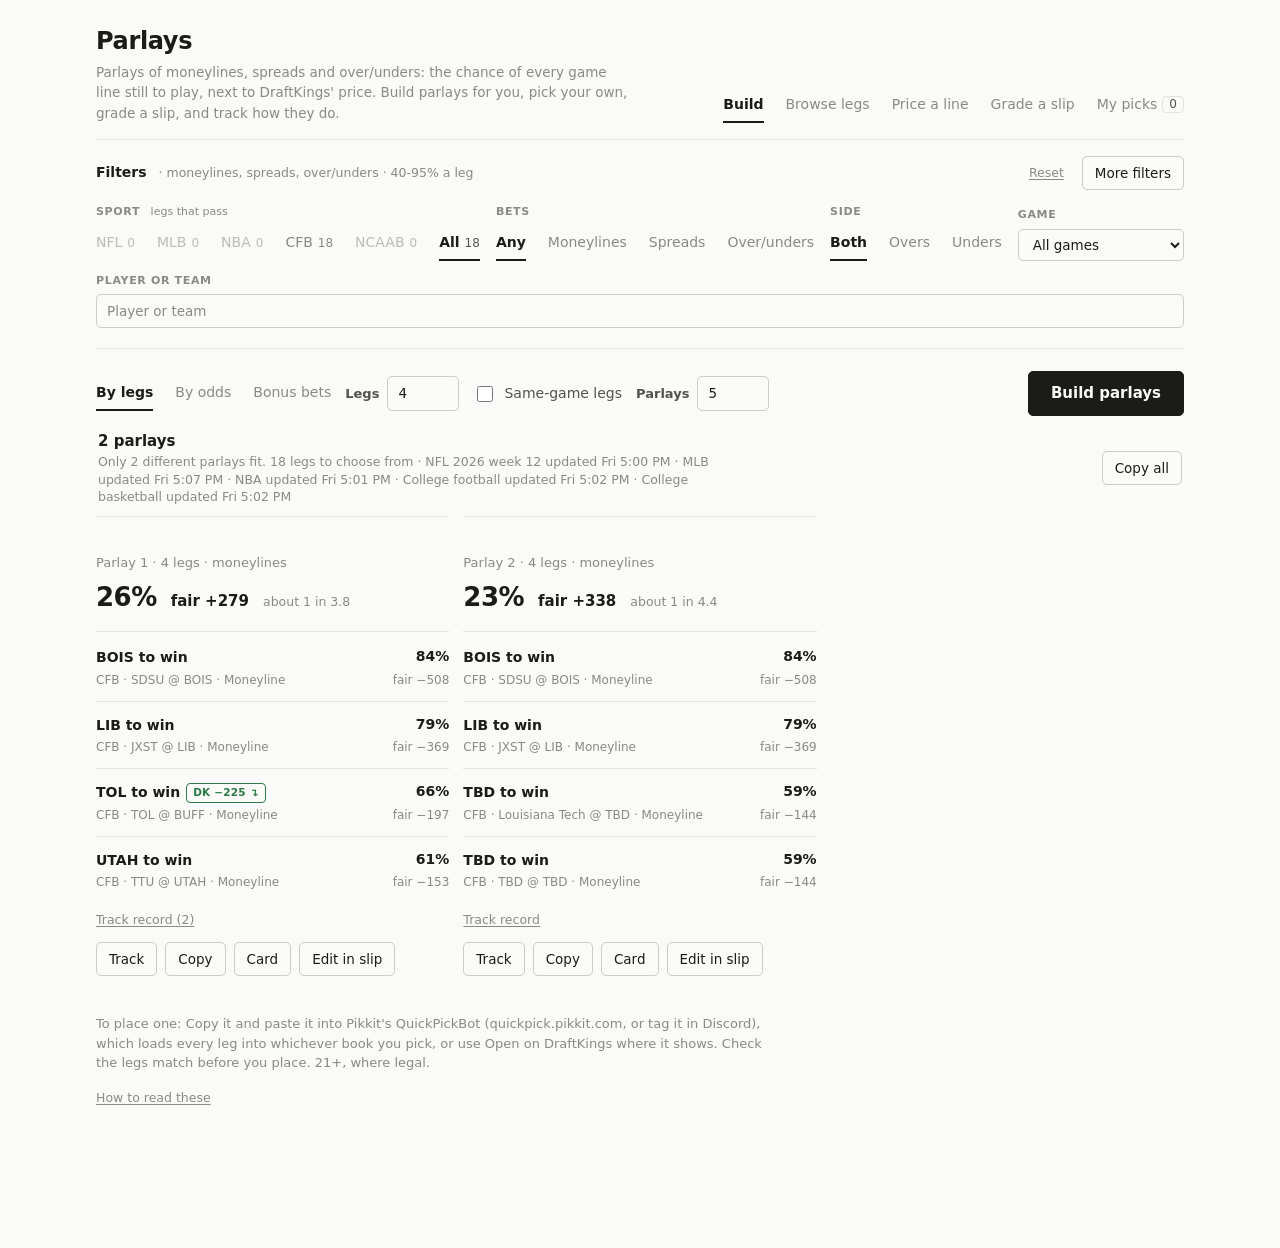
<file: parlays.html>
<!doctype html>
<html lang="en">
<head>
<meta charset="utf-8">
<meta name="viewport" content="width=device-width, initial-scale=1">
<title>Parlays</title>
<style>
:root {
  color-scheme: light;
  --page: #f6f6f3; --surface: #ffffff; --surface-2: #efeee9; --ink: #0b0b0b; --ink-2: #4d4c49;
  --muted: #86847e; --border: rgba(11, 11, 11, 0.09); --border-2: rgba(11, 11, 11, 0.16);
  --accent: #178f64; --accent-soft: rgba(23, 143, 100, 0.12); --good: #0f8a2e; --bad: #c93636;
  --good-soft: rgba(15, 138, 46, 0.12); --bad-soft: rgba(201, 54, 54, 0.12);
  --btn-bg: #0b0b0b; --btn-ink: #ffffff; --chip: rgba(11, 11, 11, 0.045);
  --shadow: 0 1px 2px rgba(11, 11, 11, 0.04), 0 8px 24px rgba(11, 11, 11, 0.06);
  --radius: 14px;
  font-family: system-ui, -apple-system, "Segoe UI", Roboto, sans-serif;
}
@media (prefers-color-scheme: dark) {
  :root:not([data-theme="light"]) {
    color-scheme: dark;
    --page: #0c0c0c; --surface: #171716; --surface-2: #222220; --ink: #f5f5f2; --ink-2: #c3c2b7;
    --muted: #8d8b84; --border: rgba(255, 255, 255, 0.08); --border-2: rgba(255, 255, 255, 0.16);
    --accent: #2bb884; --accent-soft: rgba(43, 184, 132, 0.14); --good: #3ccf6b; --bad: #ef6b6b;
    --good-soft: rgba(60, 207, 107, 0.13); --bad-soft: rgba(239, 107, 107, 0.13);
    --btn-bg: #f5f5f2; --btn-ink: #171716; --chip: rgba(255, 255, 255, 0.06);
    --shadow: 0 1px 2px rgba(0, 0, 0, 0.35), 0 8px 24px rgba(0, 0, 0, 0.3);
  }
}
:root[data-theme="dark"] {
  color-scheme: dark;
  --page: #0c0c0c; --surface: #171716; --surface-2: #222220; --ink: #f5f5f2; --ink-2: #c3c2b7;
  --muted: #8d8b84; --border: rgba(255, 255, 255, 0.08); --border-2: rgba(255, 255, 255, 0.16);
  --accent: #2bb884; --accent-soft: rgba(43, 184, 132, 0.14); --good: #3ccf6b; --bad: #ef6b6b;
  --good-soft: rgba(60, 207, 107, 0.13); --bad-soft: rgba(239, 107, 107, 0.13);
  --btn-bg: #f5f5f2; --btn-ink: #171716; --chip: rgba(255, 255, 255, 0.06);
  --shadow: 0 1px 2px rgba(0, 0, 0, 0.35), 0 8px 24px rgba(0, 0, 0, 0.3);
}
* { box-sizing: border-box; }
html { -webkit-text-size-adjust: 100%; }
body { margin: 0; background: var(--page); color: var(--ink); font-size: 15px; line-height: 1.45; -webkit-font-smoothing: antialiased; }
button, input, select { font: inherit; color: inherit; }
.num, .pct, .big, .odds { font-variant-numeric: tabular-nums; }
.hidden { display: none !important; }
.wrap { max-width: 1120px; margin: 0 auto; padding: 22px 16px 140px; }

/* ------------------------------------------------ head */
.head { display: flex; flex-wrap: wrap; gap: 12px 24px; align-items: flex-end; justify-content: space-between; margin-bottom: 16px; }
h1 { font-size: 26px; line-height: 1.1; letter-spacing: -0.02em; margin: 0; }
.head p { margin: 6px 0 0; color: var(--ink-2); font-size: 14px; max-width: 62ch; }
.seg { display: inline-flex; background: var(--surface-2); border-radius: 11px; padding: 3px; gap: 2px; max-width: 100%; overflow-x: auto; scrollbar-width: none; }
.seg::-webkit-scrollbar { display: none; }
.seg button { border: 0; background: transparent; color: var(--ink-2); font-size: 14px; font-weight: 600; padding: 7px 13px;
  border-radius: 8px; cursor: pointer; white-space: nowrap; }
.seg button:hover { color: var(--ink); }
.seg .narrow { display: none; }
/* A DraftKings tag that will actually put the bet in the slip, rather than just open the game. */
.dk.loads { border-color: var(--good); color: var(--good); }
/* The slip's own button row wraps too: it holds the same buttons on a narrower strip. */
#slip-place { display: contents; }
.stakebar { display: flex; align-items: center; gap: 8px; padding: 0 14px 10px; flex-wrap: wrap; font-size: 14px; }
.stakebar input { background: var(--surface-2); border: 1px solid var(--border-2); color: var(--ink);
  border-radius: 9px; padding: 7px 9px; font-size: 14px; width: 86px; }
.stakebar input#slip-odds { width: 74px; }
.stakebar label { color: var(--ink-2); font-weight: 600; }
.stakebar .pay { color: var(--ink-2); margin-left: auto; }
.stakebar .pay b { color: var(--good); font-weight: 700; }
.pl { font-weight: 700; }
.pl.up { color: var(--good); }
.pl.down { color: var(--bad); }
.seg button[aria-pressed="true"] { background: var(--surface); color: var(--ink); box-shadow: 0 1px 2px rgba(0, 0, 0, 0.14); }
.seg.small button { font-size: 13px; padding: 5px 10px; }
.badge { display: inline-block; min-width: 20px; padding: 0 6px; margin-left: 6px; border-radius: 999px; font-size: 12px;
  line-height: 18px; text-align: center; background: var(--chip); color: inherit; }

/* ------------------------------------------------ cards and controls */
.card { background: var(--surface); border: 1px solid var(--border); border-radius: var(--radius); box-shadow: var(--shadow); }
.filters { padding: 14px 16px 16px; display: grid; gap: 14px; margin-bottom: 14px; }
.filters-top { display: flex; align-items: center; gap: 10px; }
.filters-top strong { font-size: 14px; }
.filters-top .meta { flex: 1; }
.frow { display: flex; flex-wrap: wrap; gap: 12px 16px; align-items: flex-end; }
.field { display: grid; gap: 5px; min-width: 0; }
.field > span, .label { font-size: 11.5px; font-weight: 650; color: var(--muted); text-transform: uppercase; letter-spacing: 0.05em; }
.grow { flex: 1 1 200px; }
select, input[type="number"], input[type="text"], input[type="search"] {
  font-size: 14px; padding: 8px 10px; border-radius: 9px; border: 1px solid var(--border-2);
  background: var(--page); color: var(--ink); min-width: 0; }
select { padding-right: 28px; }
input[type="number"] { width: 72px; }
.range { display: flex; align-items: center; gap: 6px; color: var(--muted); font-size: 14px; }
.mgroups { display: grid; gap: 8px; }
.mgroup { display: flex; flex-wrap: wrap; gap: 6px; align-items: center; }
.mgroup > .label { width: 104px; flex: none; }
.chip { border: 1px solid var(--border); background: var(--chip); color: var(--ink-2); font-size: 13px; font-weight: 550;
  padding: 5px 11px; border-radius: 999px; cursor: pointer; white-space: nowrap; }
.chip:hover { color: var(--ink); border-color: var(--border-2); }
.chip[aria-pressed="true"] { background: var(--btn-bg); color: var(--btn-ink); border-color: transparent; }
.linkbtn { border: 0; background: none; color: var(--muted); font-size: 12.5px; cursor: pointer; padding: 4px 6px; text-decoration: underline; text-underline-offset: 2px; }
.linkbtn:hover { color: var(--ink); }
.switch { display: inline-flex; align-items: center; gap: 8px; font-size: 14px; color: var(--ink-2); cursor: pointer; user-select: none; }
.switch input { width: 16px; height: 16px; accent-color: var(--accent); }
.primary { border: 0; border-radius: 10px; padding: 10px 18px; font-weight: 650; cursor: pointer; background: var(--btn-bg); color: var(--btn-ink); white-space: nowrap; }
.primary:disabled { opacity: 0.45; cursor: default; }
.ghost { border: 1px solid var(--border-2); border-radius: 9px; padding: 6px 12px; font-size: 13px; font-weight: 600;
  cursor: pointer; background: transparent; color: var(--ink); white-space: nowrap; }
.ghost:hover { background: var(--chip); }
.ghost.on { background: var(--btn-bg); color: var(--btn-ink); border-color: transparent; }
.buildbar { padding: 12px 14px; display: flex; flex-wrap: wrap; gap: 10px 14px; align-items: center; margin-bottom: 4px; }
.buildbar .inline { display: flex; align-items: center; gap: 8px; }
.buildbar .inline > span { font-size: 13px; font-weight: 600; color: var(--ink-2); text-transform: none; letter-spacing: 0; }
.buildbar .spacer, .bar .spacer { flex: 1; }
.status { color: var(--muted); font-size: 13px; margin: 12px 2px; }
.bar { display: flex; flex-wrap: wrap; gap: 8px 10px; align-items: center; margin: 14px 2px 10px; }
.meta { color: var(--muted); font-size: 12.5px; }

/* ------------------------------------------------ parlays */
.results { display: grid; grid-template-columns: repeat(auto-fill, minmax(330px, 1fr)); gap: 14px; }
.parlay { display: flex; flex-direction: column; overflow: hidden; }
.parlay header { display: flex; align-items: center; gap: 8px; padding: 12px 14px 0; }
.parlay h2 { margin: 0; flex: 1; font-size: 12px; font-weight: 700; color: var(--muted); text-transform: uppercase; letter-spacing: 0.05em; }
.sum { display: flex; flex-wrap: wrap; align-items: baseline; gap: 4px 12px; padding: 4px 14px 12px; border-bottom: 1px solid var(--border); }
.big { font-size: 28px; font-weight: 750; letter-spacing: -0.02em; }
.odds { font-weight: 650; }
.pays { font-size: 13px; font-weight: 650; padding: 2px 8px; border-radius: 7px; background: var(--chip); }
.pays.value { background: var(--accent-soft); color: var(--accent); }
.legs { list-style: none; margin: 0; padding: 2px 14px 6px; }
.leg { display: grid; grid-template-columns: 1fr auto; gap: 1px 12px; padding: 10px 0; border-bottom: 1px solid var(--border); }
.leg:last-child { border-bottom: 0; }
.leg .name { font-weight: 600; font-size: 14px; }
.leg .right { text-align: right; white-space: nowrap; }
.leg .pct { font-weight: 650; font-size: 14px; }
.leg .fair { display: block; color: var(--muted); font-size: 12px; }
.leg .sub { grid-column: 1 / -1; color: var(--muted); font-size: 12px; }
.leg .hist { grid-column: 1 / -1; color: var(--ink-2); font-size: 12px; margin-top: 2px; }
.leg .hist.warn, .row .warn { color: var(--bad); }
.flag { display: inline-block; font-size: 10.5px; font-weight: 750; padding: 1px 6px; border-radius: 6px;
  background: var(--bad-soft); color: var(--bad); margin-left: 6px; vertical-align: 1px; white-space: nowrap; }
.leg .mark { margin-right: 6px; }
/* How the player's last five games did against this leg's line: green when the bet would have won most of them. */
.l5 { display: inline-block; font-size: 10.5px; font-weight: 750; padding: 1px 6px; border-radius: 6px; background: var(--chip);
  color: var(--ink-2); margin-left: 6px; vertical-align: 1px; white-space: nowrap; cursor: help; }
.l5.hot { background: var(--good-soft); color: var(--good); }
.l5.cold { background: var(--bad-soft); color: var(--bad); }
.dk { display: inline-block; font-size: 10.5px; font-weight: 750; letter-spacing: 0.02em; padding: 1px 6px; border-radius: 6px;
  border: 1px solid color-mix(in srgb, var(--accent) 50%, transparent); color: var(--accent); margin-left: 6px; vertical-align: 1px; white-space: nowrap;
  text-decoration: none; }
a.dk:hover { background: var(--accent-soft); }
.bonus-sum { padding: 14px 16px; margin: 0 0 12px; }
.bonus-sum .big { font-size: 20px; font-weight: 750; font-variant-numeric: tabular-nums; }
.bonus-sum p { margin: 6px 0 0; color: var(--ink-2); font-size: 13px; line-height: 1.45; }
.bonus-sum .row2 { display: flex; flex-wrap: wrap; gap: 4px 18px; align-items: baseline; }
.dk.est.rough { border-style: dotted; opacity: .85; }
.dk.est { border-style: dashed; font-style: italic; color: var(--ink-2); border-color: var(--border-2); font-weight: 650; }
a.primary { text-decoration: none; display: inline-flex; align-items: center; gap: 6px; }
.place { padding: 7px 14px; font-size: 13.5px; }
.fine { color: var(--muted); font-size: 11.5px; padding: 0 14px 12px; margin: -4px 0 0; line-height: 1.4; }
.note { color: var(--ink-2); font-size: 12.5px; padding: 0 14px 4px; line-height: 1.4; }
.actions { display: flex; flex-wrap: wrap; gap: 8px; padding: 10px 14px 14px; margin-top: auto; }
.actions > .primary, .actions > .place { flex: 1 1 auto; }
.foot { color: var(--ink-2); font-size: 13px; line-height: 1.5; margin-top: 20px; max-width: 82ch; }
.empty { padding: 26px 18px; color: var(--ink-2); line-height: 1.5; text-align: center; }

/* ------------------------------------------------ browse */
.list { overflow: hidden; }
.row { display: grid; grid-template-columns: 34px 1fr auto; gap: 2px 12px; align-items: center; padding: 10px 14px; border-bottom: 1px solid var(--border); }
.row:last-child { border-bottom: 0; }
.row .add { width: 30px; height: 30px; border-radius: 9px; border: 1px solid var(--border-2); background: transparent; cursor: pointer;
  font-size: 18px; line-height: 1; display: grid; place-items: center; color: var(--ink); }
.row .add:hover { background: var(--chip); }
.row .add.in { background: var(--btn-bg); color: var(--btn-ink); border-color: transparent; }
.row .name { font-weight: 600; font-size: 14px; }
.row .sub { color: var(--muted); font-size: 12px; }
.row .right { text-align: right; white-space: nowrap; }
.row .pct { font-weight: 650; }
.row .fair { display: block; color: var(--muted); font-size: 12px; }
.edge { font-size: 11.5px; font-weight: 700; }
.edge.up { color: var(--accent); }
.edge.down { color: var(--muted); }
.more { display: block; margin: 12px auto 0; }

/* ------------------------------------------------ slip */
.slip { position: fixed; right: 16px; bottom: 16px; width: 370px; max-height: min(72vh, 620px); display: flex; flex-direction: column; z-index: 40;
  background: var(--surface); border: 1px solid var(--border-2); border-radius: 16px; box-shadow: 0 12px 40px rgba(0, 0, 0, 0.28); }
.slip header { display: flex; align-items: center; gap: 8px; padding: 12px 14px; border-bottom: 1px solid var(--border); cursor: pointer; }
.slip header strong { flex: 1; font-size: 14px; }
.slip .body { overflow: auto; }
.slip .legs { padding-top: 0; }
.slip .leg .x { border: 0; background: none; color: var(--muted); cursor: pointer; font-size: 16px; padding: 0 2px; }
.slip .sum { border-top: 1px solid var(--border); border-bottom: 0; padding-top: 10px; }
.slip.min .body, .slip.min .sum, .slip.min .stakebar, .slip.min .actions, .slip.min #slip-fine { display: none; }
.slip .chev { transition: transform 0.15s; color: var(--muted); }
.slip.min .chev { transform: rotate(180deg); }
/* Grade a slip: the picture, the lines it read, and what was found */
#view-grade textarea { width: 100%; box-sizing: border-box; min-height: 150px; resize: vertical; font: inherit; font-size: 14px; line-height: 1.45;
  padding: 10px 12px; border-radius: 12px; border: 1px solid var(--border-2); background: var(--page); color: var(--ink); }
#view-grade .grade-pick { display: flex; flex-wrap: wrap; align-items: center; gap: 8px 14px; margin: 14px 0; }
#view-grade label.primary { cursor: pointer; display: inline-block; }
#view-grade .legs { padding-left: 0; padding-right: 0; }
#view-grade .gfoot { display: flex; flex-wrap: wrap; align-items: center; gap: 10px 14px; padding-top: 12px; }
#view-grade .near { display: flex; flex-wrap: wrap; gap: 6px; grid-column: 1 / -1; margin-top: 4px; }
/* Trim: the slip's legs, graded and ranked, in place of the plain list while it is open */
.slip .trim { display: none; padding: 2px 20px 10px; }
.slip.trimming .trim { display: block; }
.slip.trimming #slip-legs { display: none; }
.slip .trim .tgrade { display: flex; gap: 12px; align-items: flex-start; padding: 10px 0 8px; border-bottom: 1px solid var(--border); }
.slip .trim .tgrade > b { font-size: 24px; line-height: 1.05; min-width: 22px; text-align: center; }
.slip .trim .tline { font-weight: 650; font-size: 14px; }
.slip .trim .tsub { color: var(--muted); font-size: 12px; line-height: 1.4; margin-top: 2px; }
.slip .trim .tctl { display: flex; align-items: center; gap: 8px; flex-wrap: wrap; padding: 10px 0 4px; font-size: 13px; }
.slip .trim .tctl b { min-width: 4.4em; text-align: center; font-variant-numeric: tabular-nums; }
.slip .trim .tctl .ghost { padding: 3px 11px; }
.slip .trim .tctl input { width: 3.4em; text-align: center; padding: 5px 4px; font-variant-numeric: tabular-nums; }
.slip .trim .tctl .of { color: var(--muted); }
.slip .trim .tctl .seg.small button { padding: 3px 9px; }
.slip .trim .tres > div + div { color: var(--ink-2); }
.slip .trim .tres { font-size: 13px; padding: 2px 0 6px; }
.slip .trim ul { list-style: none; margin: 0; padding: 0; }
.slip .trim .leg.remove .name, .slip .trim .leg.remove .pct, .slip .trim .leg.remove .sub { opacity: 0.55; }
.slip .trim .tsect { display: flex; justify-content: space-between; padding: 12px 0 2px; color: var(--muted); font-size: 11.5px; letter-spacing: 0.05em; text-transform: uppercase; border-bottom: 1px solid var(--border); }
.slip .trim .tsect b { color: var(--ink); font-weight: 650; }
.slip .trim .swap { grid-column: 1 / -1; display: flex; gap: 8px; align-items: center; flex-wrap: wrap; font-size: 12.5px; margin-top: 4px; }
.slip .trim .swap .ghost { margin-left: auto; padding: 2px 11px; }
.slip .trim .tact { display: flex; gap: 8px; flex-wrap: wrap; padding: 12px 0 4px; }
.slip .trim .fine { padding: 6px 0 0; margin: 0; }
.toast { position: fixed; left: 50%; bottom: 24px; transform: translateX(-50%); background: var(--btn-bg); color: var(--btn-ink); padding: 9px 14px;
  border-radius: 10px; font-size: 13.5px; z-index: 50; box-shadow: var(--shadow); max-width: calc(100% - 32px); }

/* ------------------------------------------------ my picks */
.summary { padding: 16px; display: grid; grid-template-columns: repeat(auto-fit, minmax(120px, 1fr)); gap: 12px; margin-bottom: 4px; }
.summary .n { font-size: 24px; font-weight: 750; letter-spacing: -0.01em; font-variant-numeric: tabular-nums; }
.summary .l { color: var(--muted); font-size: 12.5px; }
.state { font-size: 11px; font-weight: 800; letter-spacing: 0.05em; padding: 3px 8px; border-radius: 6px; }
.state.won { background: var(--good-soft); color: var(--good); }
.state.lost { background: var(--bad-soft); color: var(--bad); }
.state.pending, .state.push, .state.void { background: var(--chip); color: var(--ink-2); }
.spin { display: inline-block; width: 12px; height: 12px; border-radius: 50%; border: 2px solid var(--border-2); border-top-color: var(--ink);
  animation: turn 0.8s linear infinite; vertical-align: -1px; margin-right: 6px; }
@keyframes turn { to { transform: rotate(360deg); } }

@media (max-width: 720px) {
  .wrap { padding: 16px 12px 150px; }
  h1 { font-size: 22px; }
  .head { align-items: stretch; }
  .head .seg { width: 100%; }
  .head .seg button { flex: 1; min-width: 0; }
  .results { grid-template-columns: 1fr; }
  .mgroup > .label { width: 100%; }
  .filters.folded .fold { display: none; }
  .slip { left: 0; right: 0; bottom: 0; width: auto; border-radius: 16px 16px 0 0; max-height: 75vh; }
  .slip .trim { padding-left: 16px; padding-right: 16px; }
  .slip.trimming .sum, .slip.trimming .stakebar, .slip.trimming #slip-fine, .slip.trimming .actions { display: none; }
  .buildbar .primary { width: 100%; }
}
/* Narrow enough that the four tab labels cannot fit side by side: four equal columns, short
   labels, and no overflow for a hidden scrollbar to conceal. */
@media (max-width: 480px) {
  .head .seg { display: grid; grid-template-columns: repeat(4, minmax(0, 1fr)) auto; overflow-x: visible; }
  .head .seg button { padding: 7px 4px; font-size: 13px; overflow: hidden; text-overflow: ellipsis; }
  .head .seg .wide { display: none; }
  .head .seg .narrow { display: inline; }
  .head .seg .badge { margin-left: 4px; min-width: 16px; padding: 0 4px; font-size: 11px; }
}
@media (min-width: 721px) { .filters-top .toggle { display: none; } }
@media (prefers-reduced-motion: reduce) { .spin { animation: none; } .slip .chev { transition: none; } }

/* ------------------------------------------------ the Sports Sim look: the NBA page's tokens and shapes, over the rules above */
:root {
  --page: #f9f9f7; --surface: #ffffff; --surface-2: #f3f2ee; --ink: #101010; --ink-2: #4f4e4a; --muted: #8b8982;
  --border: rgba(16, 16, 16, 0.07); --border-2: rgba(16, 16, 16, 0.14); --hair: rgba(16, 16, 16, 0.08);
  --accent: #17a673; --accent-soft: rgba(23, 166, 115, 0.12); --good: #0c8f1c; --bad: #d23f3f;
  --btn-bg: #101010; --btn-ink: #fbfbf9; --chip: rgba(16, 16, 16, 0.045);
  --shadow: 0 1px 1px rgba(16, 16, 16, 0.03), 0 12px 32px -14px rgba(16, 16, 16, 0.14);
  --radius: 20px; --ease: cubic-bezier(0.22, 0.8, 0.24, 1);
}
@media (prefers-color-scheme: dark) {
  :root:not([data-theme="light"]) {
    --page: #0d0d0d; --surface: #161616; --surface-2: #202020; --ink: #f6f6f3; --ink-2: #c4c3ba; --muted: #8b8982;
    --border: rgba(255, 255, 255, 0.07); --border-2: rgba(255, 255, 255, 0.14); --hair: rgba(255, 255, 255, 0.08);
    --accent: #1fb583; --accent-soft: rgba(31, 181, 131, 0.14); --good: #35cc3f; --bad: #ef6b6b;
    --btn-bg: #f6f6f3; --btn-ink: #161616; --chip: rgba(255, 255, 255, 0.06);
    --shadow: 0 1px 1px rgba(0, 0, 0, 0.35), 0 16px 36px -16px rgba(0, 0, 0, 0.7);
  }
}
:root[data-theme="dark"] {
  --page: #0d0d0d; --surface: #161616; --surface-2: #202020; --ink: #f6f6f3; --ink-2: #c4c3ba; --muted: #8b8982;
  --border: rgba(255, 255, 255, 0.07); --border-2: rgba(255, 255, 255, 0.14); --hair: rgba(255, 255, 255, 0.08);
  --accent: #1fb583; --accent-soft: rgba(31, 181, 131, 0.14); --good: #35cc3f; --bad: #ef6b6b;
  --btn-bg: #f6f6f3; --btn-ink: #161616; --chip: rgba(255, 255, 255, 0.06);
  --shadow: 0 1px 1px rgba(0, 0, 0, 0.35), 0 16px 36px -16px rgba(0, 0, 0, 0.7);
}
html { scroll-behavior: smooth; }
body { font-size: 15px; text-rendering: optimizeLegibility; font-family: ui-sans-serif, system-ui, -apple-system, "Segoe UI", Roboto, sans-serif; }
body::before { content: ""; position: fixed; inset: 0 0 auto 0; height: 320px; pointer-events: none; z-index: -1;
  background: radial-gradient(900px 240px at 50% -90px, color-mix(in srgb, var(--accent) 9%, transparent), transparent 70%); }
.wrap { padding-top: 26px; }
h1 { font-size: 26px; font-weight: 700; letter-spacing: -0.025em; line-height: 1.2; }
.head p { color: var(--muted); font-size: 13.5px; }
.seg { border-radius: 999px; padding: 4px; gap: 4px; }
.seg button { border-radius: 999px; padding: 7px 16px; transition: background .2s var(--ease), color .2s; }
.seg button[aria-pressed="true"] { box-shadow: 0 1px 3px rgba(0, 0, 0, 0.12); }
.seg.small button { padding: 5px 12px; }
.card { border-radius: var(--radius); }
.filters { padding: 18px 20px 20px; border-radius: var(--radius); }
.field > span, .label { font-size: 11px; letter-spacing: 0.06em; }
select, input[type="number"], input[type="text"], input[type="search"] { border-radius: 999px; padding: 8px 14px; background: var(--surface); border-color: var(--border-2); }
select { padding-right: 30px; }
input[type="number"] { padding-right: 8px; }
.chip { background: transparent; border-color: var(--border-2); padding: 5px 13px; transition: background .15s, color .15s, border-color .15s; }
.chip:hover { background: var(--chip); }
.chip[aria-pressed="true"] { background: var(--btn-bg); color: var(--btn-ink); border-color: transparent; }
.primary { border-radius: 999px; padding: 10px 22px; }
.ghost { border-radius: 999px; padding: 6px 14px; border-color: var(--border-2); }
.badge { background: var(--chip); }
.parlay { overflow: hidden; transition: transform .3s var(--ease), box-shadow .3s var(--ease); }
.parlay header { padding: 16px 20px 0; }
.parlay h2 { font-size: 11px; font-weight: 600; letter-spacing: 0.06em; }
.sum { padding: 6px 20px 14px; border-bottom-color: var(--hair); gap: 4px 14px; }
.big { font-size: 30px; font-weight: 700; letter-spacing: -0.03em; }
.pays { border-radius: 999px; padding: 2px 10px; }
.legs { padding: 2px 20px 6px; }
.leg { padding: 12px 0; border-bottom-color: var(--hair); }
.fine { padding: 0 20px 14px; }
.note { padding: 0 20px 6px; }
.actions { padding: 12px 20px 18px; }
.list { border-radius: var(--radius); }
.row { padding: 12px 18px; border-bottom-color: var(--hair); transition: background .12s; }
.row:hover { background: color-mix(in srgb, var(--ink) 3%, transparent); }
.row .add { border-radius: 50%; border-color: var(--border-2); transition: background .15s, transform .15s var(--ease); }
.row .add:active { transform: scale(.9); }
.flag, .l5, .dk { border-radius: 999px; }
.summary { padding: 20px 22px; gap: 20px 24px; grid-template-columns: repeat(auto-fit, minmax(140px, 1fr)); }
.summary .n { font-size: 26px; font-weight: 650; letter-spacing: -0.025em; line-height: 1.15; }
.summary .l { font-size: 11.5px; text-transform: uppercase; letter-spacing: 0.05em; font-weight: 600; margin-top: 3px; }
.state { border-radius: 999px; padding: 3px 10px; }
.slip { border-radius: 22px; border-color: var(--border); box-shadow: 0 1px 1px rgba(0, 0, 0, 0.1), 0 24px 56px -16px rgba(0, 0, 0, 0.5); }
.slip header { border-bottom-color: var(--hair); }
.stakebar input { border-radius: 999px; padding: 7px 12px; background: var(--surface-2); }
.toast { border-radius: 999px; padding: 10px 18px; }
@keyframes rise { from { opacity: 0; transform: translateY(10px); } }
.wrap > .head, .wrap > .card, .wrap > section, .wrap > div:not(.head) { animation: rise .45s var(--ease) backwards; }
.results > .parlay { animation: rise .5s var(--ease) backwards; }
.results > .parlay:nth-child(2) { animation-delay: .03s; } .results > .parlay:nth-child(3) { animation-delay: .06s; }
.results > .parlay:nth-child(4) { animation-delay: .09s; } .results > .parlay:nth-child(n+5) { animation-delay: .12s; }
@media (prefers-reduced-motion: reduce) { html { scroll-behavior: auto; } *, *::before, *::after { animation: none !important; transition: none !important; } }
@media (max-width: 720px) {
  .wrap { padding-top: 18px; }
  .filters { padding: 16px; }
  .parlay header, .sum, .legs, .note, .actions, .fine { padding-left: 16px; padding-right: 16px; }
  .summary { padding: 16px; gap: 16px 18px; }
}

/* ---- the build page, tidied (2026-10-27): the long half of the filters folded away on every screen, counts on the sport buttons, a
   results bar, cards without repeated paragraphs, a browse list you can tap anywhere on, and the slip as a column on a wide screen.
   Written as .wrap rules so the calm layer below, which sets the look, does not undo the layout. */
.wrap .filters .frow .field.grow { flex: 1 1 150px; }
.wrap section.filters { border-bottom: 0; padding-bottom: 6px; }
.wrap .filters-top { flex-wrap: wrap; gap: 4px 12px; }
.wrap .filters-top .meta { flex: 1 1 220px; min-width: 0; }
.wrap .filters-top .toggle { display: inline-flex; }
.wrap .filters.folded .fold { display: none; }
.wrap .field > span .hint { font-style: normal; font-weight: 400; text-transform: none; letter-spacing: 0; margin-left: 6px; color: var(--muted); }
.wrap .seg button .n { margin-left: 5px; font-size: 12px; font-weight: 400; color: var(--muted); font-style: normal; font-variant-numeric: tabular-nums; }
.wrap .seg button[aria-pressed="true"] .n { color: var(--ink-2); }
.wrap .seg button.none { opacity: .55; }
.wrap .status:empty { display: none; }
.wrap .status .linkbtn { font-size: inherit; padding: 0 2px; }
.wrap .bar-l { display: grid; gap: 1px; min-width: 0; flex: 1 1 260px; }
.wrap .bar-l strong { font-size: 15px; }
.wrap .bar-l .meta { font-size: 12.5px; line-height: 1.4; }
.wrap .foot.place { margin: 16px 0 0; color: var(--muted); font-size: 12.5px; }
.wrap details.howto { margin-top: 16px; max-width: 82ch; }
.wrap details.howto > summary, .wrap .parlay details.rec > summary { cursor: pointer; color: var(--muted); font-size: 12.5px; list-style: none; width: max-content;
  text-decoration: underline; text-underline-offset: 2px; }
.wrap details.howto > summary::-webkit-details-marker, .wrap .parlay details.rec > summary::-webkit-details-marker { display: none; }
.wrap details.howto > summary:hover, .wrap .parlay details.rec > summary:hover { color: var(--ink); }
.wrap details.howto .foot { margin-top: 8px; }
.wrap .parlay details.rec { margin: 0; padding: 2px 0 0; }
.wrap .parlay details.rec p { color: var(--ink-2); font-size: 12.5px; line-height: 1.45; margin: 6px 0 0; }
.wrap .parlay details.rec p b { color: var(--ink); font-weight: 600; }
.wrap .parlay .actions { gap: 6px 8px; }
.wrap .leg .fair { font-size: 12px; }
/* In a parlay card a leg is two lines: the name and its chance, then the game and the model's own price. */
.wrap .parlay .leg { grid-template-columns: minmax(0, 1fr) auto; row-gap: 2px; }
.wrap .parlay .leg .right { display: contents; }
.wrap .parlay .leg .pct { grid-column: 2; grid-row: 1; text-align: right; }
.wrap .parlay .leg .fair { grid-column: 2; grid-row: 2; text-align: right; white-space: nowrap; }
.wrap .parlay .leg .sub { grid-column: 1; grid-row: 2; }
.wrap #f-keep b { font-weight: 600; }
.wrap .list .row { cursor: pointer; }
.wrap .list .row.in { background: var(--surface-2); }
.wrap .list .ghead { display: flex; align-items: baseline; gap: 12px; padding: 18px 18px 6px; border-bottom: 1px solid var(--hair); }
.wrap .list .ghead:first-child { padding-top: 8px; }
.wrap .list .ghead strong { font-size: 13.5px; font-weight: 600; }
.wrap .list .empty .linkbtn { font-size: inherit; }
/* the by-player view of one game: its lines, then each team's players folded to their best few lines */
.wrap .list details.pl { border-bottom: 1px solid var(--hair); }
.wrap .list details.pl > summary { display: grid; grid-template-columns: minmax(0, 1fr) auto; gap: 1px 12px; padding: 11px 18px 11px 38px; cursor: pointer;
  list-style: none; position: relative; }
.wrap .list details.pl > summary::-webkit-details-marker { display: none; }
.wrap .list details.pl > summary::before { content: "+"; position: absolute; left: 18px; top: 11px; width: 14px; color: var(--muted); }
.wrap .list details.pl[open] > summary::before { content: "\2013"; }
.wrap .list details.pl > summary:hover { background: var(--surface-2); }
.wrap .list details.pl[open] > summary { border-bottom: 1px solid var(--hair); }
.wrap .list .pl-name { font-weight: 600; font-size: 14px; }
.wrap .list .pl-n { color: var(--muted); font-size: 12.5px; text-align: right; }
.wrap .list .pl-top { grid-column: 1 / -1; color: var(--muted); font-size: 12.5px; white-space: nowrap; overflow: hidden; text-overflow: ellipsis; }
.wrap .list details.pl[open] .pl-top { display: none; }
.wrap .list .pl-rows .row { padding-left: 38px; }
.wrap .list .tgroup { padding: 16px 18px 6px; color: var(--muted); font-size: 12px; font-weight: 600; letter-spacing: .05em; text-transform: uppercase; }
.wrap #grp-ctl { display: inline-flex; gap: 4px; }
.wrap #grp-ctl.hidden { display: none; }
@media (min-width: 1120px) {
  body.slip-on .wrap { max-width: none; margin: 0 400px 0 max(16px, calc((100vw - 1560px) / 2)); padding-bottom: 60px; }
  .slip { top: 0; right: 0; bottom: 0; left: auto; width: 380px; max-height: none; border: 0; border-left: 1px solid var(--hair); border-radius: 0;
    box-shadow: none; background: var(--page); padding-top: 12px; }
  .slip header { cursor: default; border-bottom: 1px solid var(--hair); }
  .slip .chev { display: none; }
  .slip .body { flex: 0 1 auto; min-height: 0; }
  .slip .actions { margin-top: 0; }
  .slip.min .body { display: block; }
  .slip.min .sum, .slip.min .stakebar { display: flex; }
  .slip.min .actions { display: flex; }
  .slip.min #slip-fine { display: block; }
}
@media (max-width: 720px) {
  .wrap .filters-top .meta { order: 3; flex: 1 1 100%; }
  .wrap .filters-top strong { flex: 1; }
  .wrap .parlay .actions .ghost, .wrap .parlay .actions .primary { flex: 1 1 auto; }
  .wrap .list .ghead { padding-left: 0; padding-right: 0; }
}
@media (max-width: 480px) {
  .wrap #sport { gap: 14px; }
  .wrap .head > div > p { display: none; }
}

/* >>> calm layer: one quiet look for every page. Plain text where there was a pill, a hairline where there was a box, no colour that
   is not data. (Source: sports_dashboard/calm_layer.css; python calm.py writes it at the end of each page's own styles.) */
:root {
  color-scheme: light;
  --page: #fafaf8; --surface: #fafaf8; --surface-2: rgba(24, 24, 22, 0.05);
  --ink: #1b1b19; --ink-2: #53524d; --muted: #8a8983;
  --grid: rgba(24, 24, 22, 0.09); --axis: rgba(24, 24, 22, 0.22);
  --border: rgba(24, 24, 22, 0.10); --border-2: rgba(24, 24, 22, 0.20); --hair: rgba(24, 24, 22, 0.10);
  --shadow: none; --radius: 6px; --radius-sm: 5px;
  --away: #3f6fae; --home: #c4663c; --accent: #1b1b19; --accent-soft: rgba(24, 24, 22, 0.06); --deemph: rgba(24, 24, 22, 0.2);
  --good: #2c7a45; --good-text: #2c7a45; --good-soft: rgba(44, 122, 69, 0.10);
  --bad: #b5453d; --critical: #b5453d; --bad-soft: rgba(181, 69, 61, 0.10);
  --warn: #946310; --warn-soft: rgba(148, 99, 16, 0.12); --info: #3f6fae; --info-soft: rgba(63, 111, 174, 0.12);
  --chip: rgba(24, 24, 22, 0.05); --btn-bg: #1b1b19; --btn-ink: #fafaf8; --active: rgba(24, 24, 22, 0.05);
  font-family: ui-sans-serif, system-ui, -apple-system, "Segoe UI Variable Text", "Segoe UI", Roboto, "Helvetica Neue", sans-serif;
}
@media (prefers-color-scheme: dark) {
  :root:not([data-theme="light"]) {
    color-scheme: dark;
    --page: #131312; --surface: #131312; --surface-2: rgba(255, 255, 255, 0.06);
    --ink: #e8e7e3; --ink-2: #b1b0aa; --muted: #848379;
    --grid: rgba(255, 255, 255, 0.08); --axis: rgba(255, 255, 255, 0.22);
    --border: rgba(255, 255, 255, 0.10); --border-2: rgba(255, 255, 255, 0.20); --hair: rgba(255, 255, 255, 0.10);
    --away: #6b9ddc; --home: #d9805a; --accent: #e8e7e3; --accent-soft: rgba(255, 255, 255, 0.08); --deemph: rgba(255, 255, 255, 0.2);
    --good: #6dbd88; --good-text: #6dbd88; --good-soft: rgba(109, 189, 136, 0.13);
    --bad: #e2837c; --critical: #e2837c; --bad-soft: rgba(226, 131, 124, 0.13);
    --warn: #d8a850; --warn-soft: rgba(216, 168, 80, 0.14); --info: #6b9ddc; --info-soft: rgba(107, 157, 220, 0.14);
    --chip: rgba(255, 255, 255, 0.07); --btn-bg: #e8e7e3; --btn-ink: #131312; --active: rgba(255, 255, 255, 0.07);
  }
}
:root[data-theme="dark"] {
  color-scheme: dark;
  --page: #131312; --surface: #131312; --surface-2: rgba(255, 255, 255, 0.06);
  --ink: #e8e7e3; --ink-2: #b1b0aa; --muted: #848379;
  --grid: rgba(255, 255, 255, 0.08); --axis: rgba(255, 255, 255, 0.22);
  --border: rgba(255, 255, 255, 0.10); --border-2: rgba(255, 255, 255, 0.20); --hair: rgba(255, 255, 255, 0.10);
  --away: #6b9ddc; --home: #d9805a; --accent: #e8e7e3; --accent-soft: rgba(255, 255, 255, 0.08); --deemph: rgba(255, 255, 255, 0.2);
  --good: #6dbd88; --good-text: #6dbd88; --good-soft: rgba(109, 189, 136, 0.13);
  --bad: #e2837c; --critical: #e2837c; --bad-soft: rgba(226, 131, 124, 0.13);
  --warn: #d8a850; --warn-soft: rgba(216, 168, 80, 0.14); --info: #6b9ddc; --info-soft: rgba(107, 157, 220, 0.14);
  --chip: rgba(255, 255, 255, 0.07); --btn-bg: #e8e7e3; --btn-ink: #131312; --active: rgba(255, 255, 255, 0.07);
}

/* ---- page and type */
html { scroll-behavior: auto; }
body { background: var(--page); color: var(--ink); font-size: 15px; line-height: 1.5; letter-spacing: 0; text-rendering: auto; }
body::before { display: none; }
h1 { font-size: 24px; font-weight: 600; letter-spacing: -0.015em; line-height: 1.25; }
h2 { font-size: 16px; font-weight: 600; letter-spacing: -0.005em; }
h3, .cmp h3 { font-size: 13px; font-weight: 500; text-transform: none; letter-spacing: 0; color: var(--muted); }
.sub, .meta, .lede, .hint, .stamp, .note, .foot, .legend { color: var(--muted); }
:focus-visible { outline: 2px solid var(--ink); outline-offset: 2px; }
main:focus-visible, #view:focus-visible, [tabindex="-1"]:focus-visible { outline: none; }
::-webkit-scrollbar { width: 10px; height: 10px; }
::-webkit-scrollbar-thumb { background: var(--border-2); border-radius: 5px; border: 2px solid var(--page); }
::-webkit-scrollbar-track { background: transparent; }

/* ---- containers: a hairline above, space around, no box */
.card, .hero, section.filters, .list, .bonus-sum, .summary, .tk, .check, .parlay, .qb-line, .sb {
  background: transparent; border: 0; border-radius: 0; box-shadow: none;
}
.card, .tk, .parlay { border-top: 1px solid var(--hair); }
.card { padding: 22px 0 0; }
.hero { border-top: 1px solid var(--hair); padding-top: 4px; }
.hero > div { padding: 18px 22px 18px 0; }
.hero > div + div { border-left: 1px solid var(--hair); padding-left: 22px; }
section.filters { border-top: 1px solid var(--hair); border-bottom: 1px solid var(--hair); border-radius: 0; padding: 16px 0 18px; }
.list { border-top: 1px solid var(--hair); border-radius: 0; }
.check { border: 1px solid var(--hair); border-radius: 6px; }
.sb { padding: 24px 0 8px; border-top: 1px solid var(--hair); }

/* ---- plain text where there was a pill; an outline where a mark is needed */
.pill, .tag, .badge, span.chip, .flag, .l5, .count-pill {
  background: none; border: 1px solid var(--hair); border-radius: 4px; padding: 0 6px; font-size: 12px; font-weight: 500;
  letter-spacing: 0; text-transform: none; color: var(--ink-2); line-height: 1.65;
}
.page-head .pill, .head .pill, .gc-chips .pill, .card header .pill, .batch-head .pill, .row-between .pill {
  border: 0; padding: 0; color: var(--muted); font-size: 14px; font-weight: 400;
}
.pill.live { background: none; color: var(--muted); }
.pill.live::before { display: none; }
.pill.warn, .tag.warn { color: var(--warn); border-color: color-mix(in srgb, var(--warn) 45%, transparent); background: none; }
.tag.live { color: var(--bad); border-color: color-mix(in srgb, var(--bad) 45%, transparent); background: none; }
.tag.upset { color: var(--ink); border-color: var(--ink-2); background: none; }
.chip.good, .l5.hot { color: var(--good-text); background: none; border-color: color-mix(in srgb, var(--good) 45%, transparent); }
.chip.bad, .l5.cold, .flag { color: var(--bad); background: none; border-color: color-mix(in srgb, var(--bad) 45%, transparent); }
.chip.warn { color: var(--warn); background: none; border-color: color-mix(in srgb, var(--warn) 45%, transparent); }
.chip.info { color: var(--info); background: none; border-color: color-mix(in srgb, var(--info) 45%, transparent); }
.state, .record { background: none; border: 1px solid var(--hair); border-radius: 4px; font-size: 12px; font-weight: 600; letter-spacing: 0; padding: 0 7px; line-height: 1.7; }
.state.won, .record.up { color: var(--good-text); border-color: color-mix(in srgb, var(--good) 45%, transparent); background: none; }
.state.lost, .record.down { color: var(--bad); border-color: color-mix(in srgb, var(--bad) 45%, transparent); background: none; }
.pays { background: none; border: 1px solid var(--hair); border-radius: 4px; padding: 0 7px; font-weight: 600; }
.pays.value { color: var(--good-text); border-color: color-mix(in srgb, var(--good) 45%, transparent); background: none; }
.dk { border-radius: 4px; }

/* ---- buttons and fields: square-ish, outlined, no fill */
.btn, button.ghost, button.more, button[data-copy] {
  background: transparent; color: var(--ink); border: 1px solid var(--border-2); border-radius: 5px; padding: 6px 12px; font-weight: 500;
  font-size: 13.5px; box-shadow: none;
}
.btn:hover, button.ghost:hover, button.more:hover, button[data-copy]:hover { background: var(--surface-2); }
details.more { border: 0; background: none; padding: 0; border-radius: 0; box-shadow: none; }
.btn-icon { width: auto; min-width: 34px; padding: 6px 9px; border-radius: 5px; }
.btn-primary, .primary, a.primary { background: var(--btn-bg); color: var(--btn-ink); border: 1px solid var(--btn-bg); border-radius: 5px; box-shadow: none; }
.btn-primary:hover, .primary:hover { opacity: .85; background: var(--btn-bg); }
.select, select, select.select, .input, input.input, .search, input.search, input[type="number"], input[type="text"], input[type="search"], input[type="date"] {
  background-color: transparent; color: var(--ink); border: 1px solid var(--border-2); border-radius: 5px; padding: 6px 10px; font-size: 13.5px; box-shadow: none; height: auto;
}
select.select { height: 34px; padding: 0 30px 0 10px; }
input.input { height: 34px; padding: 0 10px; }
.wf-banner { border-radius: 5px; background: none; border: 1px solid var(--hair); }
.stepper .btn { border-radius: 5px; }
.tooltip { border-radius: 6px; box-shadow: 0 2px 12px rgba(0, 0, 0, 0.28); }
.sk-click { border-radius: 4px; }
.input::placeholder, .search::placeholder, input::placeholder { color: var(--muted); }
.stakebar input { border-radius: 5px; background: transparent; }
.toast { border-radius: 6px; box-shadow: none; }

/* ---- tabs: words with a line under the one you are on */
.nav, .tabs, .pills, .seg {
  display: inline-flex; gap: 22px; padding: 0; background: none; border: 0; border-radius: 0; box-shadow: none; width: auto; max-width: 100%;
}
.nav a, .tabs a, .pills button, .seg button {
  background: none; border: 0; border-bottom: 2px solid transparent; border-radius: 0; padding: 6px 0; margin: 0; box-shadow: none;
  color: var(--muted); font-size: 14px; font-weight: 500; height: auto;
}
.nav a:hover, .tabs a:hover, .pills button:hover, .seg button:hover { color: var(--ink); background: none; }
.nav a[aria-current="page"], .tabs a.on, .pills button[aria-pressed="true"], .seg button[aria-pressed="true"] {
  background: none; color: var(--ink); border-bottom-color: var(--ink); box-shadow: none; font-weight: 600;
}
.seg.small button { padding: 4px 0; font-size: 13px; }
.seg .badge { margin-left: 5px; line-height: 1.3; vertical-align: 1px; }

/* ---- toggles (a leg type, a position, a quick line): a thin outline, filled when on */
button.chip, .chips .chip {
  background: transparent; border: 1px solid var(--hair); border-radius: 5px; padding: 4px 10px; color: var(--ink-2);
  font-size: 13px; font-weight: 500; box-shadow: none;
}
button.chip:hover, .chips .chip:hover { background: var(--surface-2); color: var(--ink); border-color: var(--border-2); }
button.chip[aria-pressed="true"], .chips .chip[aria-pressed="true"] { background: var(--surface-2); color: var(--ink); border-color: var(--border-2); font-weight: 600; }
.chip.small { padding: 2px 8px; font-size: 12.5px; }
button.ghost.on { background: var(--surface-2); color: var(--ink); border-color: var(--ink-2); }
button.switch { border: 0; background: none; border-radius: 0; padding: 4px 0; }
button.switch i { background: var(--border-2); }
button.switch i::after { background: var(--page); }
button.switch[aria-pressed="true"] i { background: var(--ink); }

/* ---- tables */
table { font-size: 14px; }
th { font-size: 12px; font-weight: 500; text-transform: none; letter-spacing: 0; color: var(--muted); padding: 8px 10px; border-bottom: 1px solid var(--hair); }
td { padding: 11px 10px; border-bottom: 1px solid var(--hair); }
tbody tr:hover { background: var(--surface-2); }
tbody tr:last-child td { border-bottom: 0; }
.scroll:not(.chips) { margin: 0; padding: 0; }
table.data th { font-size: 12px; text-transform: none; letter-spacing: 0; font-weight: 500; }

/* ---- figures: a label above, the number under it, no tile */
.kpi .k, .hero .k, .tile-label, .summary .l, .stat-chip span, .check b {
  font-size: 13px; font-weight: 400; text-transform: none; letter-spacing: 0; color: var(--muted);
}
.kpi .v, .hero .v, .tile-value, .summary .n, .money .big { font-size: 24px; font-weight: 600; letter-spacing: -0.015em; line-height: 1.2; }
.kpis { gap: 22px 32px; }
.kpi .n, .tile-sub, .hero .s { color: var(--muted); font-size: 13px; }
@media (max-width: 760px) {
  .hero > div { padding: 16px 0; }
  .hero > div + div { border-left: 0; padding-left: 0; border-top: 1px solid var(--hair); }
  .buildbar > .seg { flex: 1 0 100%; }
}
.tile { background: none; border: 0; box-shadow: none; padding: 0; border-radius: 0; }
.statline div { background: none; padding: 0; border-radius: 0; }
.statline span { text-transform: none; letter-spacing: 0; font-size: 12px; }

/* ---- the slate: a game is a block of text with a line above it */
.game-card, a.game-card {
  background: transparent; border: 0; border-top: 1px solid var(--hair); border-radius: 0; box-shadow: none; transform: none;
  padding: 20px 0 22px; gap: 14px;
}
.game-card:hover { transform: none; box-shadow: none; border-color: var(--hair); background: none; }
.game-card:hover .gc-code, .game-card:hover .team-name { text-decoration: underline; text-underline-offset: 3px; }
.game-card.is-final, .game-card.is-started { opacity: 1; }
.game-card.is-final .gc-score { color: var(--muted); }
.gc-top, .gc-top .venue { color: var(--muted); font-size: 13px; }
.gc-code { font-weight: 600; font-size: 16px; letter-spacing: 0; }
.gc-code i, .sb-code i { width: 8px; height: 8px; border-radius: 50%; }
.gc-name { color: var(--muted); font-size: 13px; }
.gc-score, .score-big { font-size: 22px; font-weight: 600; letter-spacing: -0.015em; }
.gc-lines { border-top: 0; padding-top: 2px; font-size: 13.5px; }
.gc-lines .hd { font-size: 12px; font-weight: 500; text-transform: none; letter-spacing: 0; color: var(--muted); }
.gc-lines .lbl { color: var(--muted); }
.gc-chips { gap: 4px 16px; }
.gc-chips .pill { font-size: 13px; }
.gc-props.on::before { background: var(--muted); }
.gc-props::before { opacity: .6; }
.pbar-lbl { font-size: 13px; }
.pbar-lbl .mkt, .pbar-lbl.dim { color: var(--muted); }
.team-row .pct { font-weight: 600; }
.gc-foot { border-top: 1px solid var(--hair); padding-top: 12px; gap: 4px 18px; color: var(--muted); }
.gc-foot .dot::before { content: none; margin: 0; }
.gc-foot .badge { border: 0; padding: 0; font-size: 12.5px; font-weight: 400; color: var(--muted); line-height: inherit; }
.gc-foot .badge.good { color: var(--good-text); }
.gc-foot .badge.bad { color: var(--bad); }

/* ---- bars: thin, flat, one colour a side */
.pbar { height: 4px; gap: 2px; }
.pbar .a, .pbar .h { border-radius: 0; }
.pbar .mk { height: 12px; top: -4px; width: 1.5px; background: var(--ink); opacity: 1; border-radius: 0; }
.pbar i, .winbar span { animation: none; }
.winbar { height: 4px; gap: 2px; }
.winbar span:first-child, .winbar span:last-child { border-radius: 0; }
.winbar.lg { height: 6px; }
.mbar, .usage-bar, .cbar, .rbar, .meter .track, .pick .chance i { border-radius: 0; height: 3px; }
.mbar i, .usage-bar > i, .cbar i, .meter .fill, .pick .chance i::after { border-radius: 0; background: var(--ink); opacity: .45; animation: none; }
.cbar { height: 4px; } .cbar b { height: 12px; top: -4px; border-radius: 0; }
.rbar { height: 4px; } .rbar i { border-radius: 0; }

/* ---- the scoreboard and the comparison under it */
.sb-score { font-size: 38px; font-weight: 600; letter-spacing: -0.02em; }
.sb-code { font-size: 14px; font-weight: 600; letter-spacing: 0; }
.sb-win { font-size: 13.5px; color: var(--muted); }
.sb-mid { color: var(--muted); }
.cmp-h { font-size: 12px; font-weight: 500; text-transform: none; letter-spacing: 0; }
.line-notes { border-top: 1px solid var(--hair); }

/* ---- props: controls without chrome, numbers without badges */
.controls { gap: 14px; }
.chips { gap: 4px 16px; }
.chips.scroll { gap: 4px 22px; }
.chips.scroll .chip, .ctl-row .chips:not(.ladder) .chip {
  background: none; border: 0; border-bottom: 2px solid transparent; border-radius: 0; padding: 5px 0; color: var(--muted); font-size: 14px; font-weight: 500;
}
.chips.scroll .chip:hover, .ctl-row .chips:not(.ladder) .chip:hover { color: var(--ink); background: none; }
.chips.scroll .chip[aria-pressed="true"], .ctl-row .chips:not(.ladder) .chip[aria-pressed="true"] {
  background: none; color: var(--ink); border-bottom-color: var(--ink); font-weight: 600;
}
.ladder { gap: 6px; }
.ctl-label, .field label, .slider-head label { font-size: 12.5px; font-weight: 400; text-transform: none; letter-spacing: 0; color: var(--muted); }
.ctl-row.filters { border-top: 1px solid var(--hair); }
.slider-val { font-size: 14px; font-weight: 600; }
.field .slider, .range input[type="range"] { accent-color: var(--ink); }
.gap { background: none; border-radius: 0; padding: 0; min-width: 0; font-weight: 500; color: var(--ink-2); box-shadow: none; }
.gap.soft { background: none; box-shadow: none; color: var(--muted); }
.gap.far { background: none; color: var(--warn); box-shadow: none; font-weight: 600; }
.who b { font-weight: 600; }
.ch b.win { color: var(--ink); }
.ch b { font-size: 14.5px; }
a.dklink:hover { background: none; }
.props-table td { padding-top: 12px; padding-bottom: 12px; }

/* ---- lists and rows */
.pick .chance b { font-size: 18px; font-weight: 600; }
.pick.low .what::after { background: none; border: 0; border-radius: 0; padding: 0; margin-left: 10px; text-transform: none; letter-spacing: 0; font-weight: 400; font-size: 12.5px; vertical-align: baseline; }
.res .mark { width: auto; height: auto; border-radius: 0; background: none; font-size: 14px; font-weight: 600; place-items: start; }
.res.hit .mark { background: none; }
.res.miss .mark { background: none; }
.parlay h2, .tk h4, .tk header h4, .parlay header h2 { text-transform: none; letter-spacing: 0; font-size: 13px; font-weight: 500; color: var(--muted); }
#price-out { padding: 18px 0 0 !important; }
.parlay header { padding: 14px 0 0; }
.parlay .sum { padding: 6px 0 14px; }
.parlay .legs { padding: 2px 0 6px; }
.parlay .fine { padding: 0 0 14px; }
.parlay .note { padding: 0 0 6px; }
.parlay .actions { padding: 12px 0 18px; }
.big { font-size: 26px; font-weight: 600; letter-spacing: -0.02em; }
.row .add { border-radius: 5px; }
.row:hover { background: var(--surface-2); }
.player-row:hover, .qb-line:hover { background-color: var(--surface-2); }

/* ---- the slip stays a panel: it floats over the page */
.slip { background: var(--page); border: 1px solid var(--border-2); border-radius: 8px; box-shadow: 0 6px 24px rgba(0, 0, 0, 0.28); }
.sk-sheet, .sk-chip, .sk-panel { box-shadow: 0 6px 24px rgba(0, 0, 0, 0.28); }

/* ---- the hub's navigation: words, no icons, no dots */
.side { background: var(--page); border-right: 1px solid var(--hair); padding: 22px 14px; gap: 2px; }
.side .brand { padding: 0 8px 18px; font-weight: 600; font-size: 15px; letter-spacing: -0.01em; }
.side .brand svg, .side .brand small { display: none; }
.side .sport { padding: 6px 8px; border-radius: 5px; font-weight: 600; font-size: 14px; gap: 0; }
.side .sport svg, .side .sport .dot, .side .sport .label small { display: none; }
.side .sport:hover { background: none; }
.side .sport[aria-current="true"] { background: none; }
.side .sport[aria-current="true"]::before { display: none; }
.side .sport[aria-current="true"] .label { border-bottom: 2px solid var(--ink); padding-bottom: 1px; }
.side .sections { margin: 0 0 10px 8px; padding-left: 0; border-left: 0; }
.side .sections a { padding: 4px 8px; border-radius: 4px; font-size: 13.5px; color: var(--muted); }
.side .sections a:hover { background: none; color: var(--ink); }
.side .sections a[aria-current="true"] { color: var(--ink); font-weight: 600; }
.side .foot { border-top: 1px solid var(--hair); }
.side .iconbtn { border-radius: 5px; }
.side .count { border-radius: 4px; background: var(--ink); color: var(--page); margin-left: 6px; }
@media (max-width: 720px) {
  .side { padding: 4px 4px calc(4px + env(safe-area-inset-bottom)); border-right: 0; border-top: 1px solid var(--hair); }
  .side .sport { font-size: 13px; justify-content: center; padding: 10px 2px; text-align: center; }
  .side .sport[aria-current="true"] .label { border-bottom: 2px solid var(--ink); }
}

/* ---- no entrance animations: the page is simply there */
#view > *, .wrap > *, .grid-games > .game-card, .games > .game-card, .results > .parlay, .tickets > *, .skeleton i, .pick .chance i::after { animation: none !important; }
*, *::before, *::after { transition: none !important; }
.skeleton i { background: var(--surface-2); border: 0; border-radius: 0; }
/* <<< calm layer */
</style>
</head>
<body>
<script>
  // Deliberately old-fashioned: this has to parse on a browser that may have choked on the main
  // script, so no arrow functions, no const, no template strings, nothing after ES5.
  (function () {
    var shown = false;
    // A page can be dead only because the browser is serving a copy cached from before a fix
    // (GitHub Pages asks for ten minutes). Reloading past the cache is precisely the thing a dead
    // page cannot offer a button for, so it does it once itself, on a URL the cache has never
    // seen. Once per tab: if the fresh copy is broken too, the message stands.
    function retryFresh() {
      try {
        if (sessionStorage.getItem('startup.retried')) return false;
        sessionStorage.setItem('startup.retried', '1');
      } catch (e) { return false; }
      var u = location.href.split('#')[0];
      location.replace(u + (u.indexOf('?') < 0 ? '?' : '&') + 'fresh=' + Date.now());
      return true;
    }
    // Only startup failures count. Once the page has wired itself up it is working, and a later
    // hiccup - a fetch that failed, a click handler that threw - must not reload it out from under
    // somebody mid-parlay. Checked here rather than at each listener so there is one rule.
    function started() {
      var t = document.getElementById('tab-build');
      return !!(t && t.getAttribute('data-wired'));
    }
    function show(what, where) {
      if (shown || started()) return;
      if (retryFresh()) return;
      shown = true;
      var d = document.createElement('div');
      d.setAttribute('role', 'alert');
      d.style.cssText = 'position:fixed;left:0;right:0;top:0;z-index:9999;padding:10px 14px;'
        + 'background:#7f1d1d;color:#fff;font:600 13px/1.45 system-ui,sans-serif;'
        + 'box-shadow:0 2px 10px rgba(0,0,0,.4)';
      d.textContent = 'This page did not start up: ' + what + (where ? '  (' + where + ')' : '')
        + '  \u2014 nothing on it will respond, and reloading past the cache did not help.'
        + ' Please send this message on.';
      if (document.body) document.body.insertBefore(d, document.body.firstChild);
    }
    window.addEventListener('error', function (e) {
      if (e && e.message) show(e.message, (e.filename || '').split('/').pop() + ':' + e.lineno);
    });
    window.addEventListener('unhandledrejection', function (e) {
      var r = e && e.reason;
      show('' + ((r && r.message) || r), 'while loading data');
    });
    // Nothing threw but the script never finished wiring itself up either.
    window.addEventListener('load', function () {
      setTimeout(function () {
        var tab = document.getElementById('tab-build');
        if (tab && !tab.getAttribute('data-wired')) show('its controls were never connected', 'startup stopped early');
      }, 4000);
    });
  })();
</script>
<div class="wrap">
  <div class="head">
    <div>
      <h1>Parlays</h1>
      <p>Parlays of moneylines, spreads and over/unders: the chance of every game line still to play, next to DraftKings' price.
        Build parlays for you, pick your own, grade a slip, and track how they do.</p>
    </div>
    <div class="seg" role="tablist" aria-label="View">
      <button id="tab-build" data-view="build" aria-pressed="true">Build</button>
      <button id="tab-browse" data-view="browse" aria-pressed="false"><span class="wide">Browse legs</span><span class="narrow">Legs</span></button>
      <button id="tab-price" data-view="price" aria-pressed="false"><span class="wide">Price a line</span><span class="narrow">Price</span></button>
      <button id="tab-grade" data-view="grade" aria-pressed="false"><span class="wide">Grade a slip</span><span class="narrow">Grade</span></button>
      <button id="tab-mine" data-view="mine" aria-pressed="false"><span class="wide">My picks</span><span class="narrow">Mine</span><span class="badge" id="mine-count">0</span></button>
    </div>
  </div>

  <section class="card filters folded" id="filters" aria-label="Filters">
    <div class="filters-top">
      <strong>Filters</strong><span class="meta" id="filter-note"></span>
      <button class="linkbtn" id="reset">Reset</button>
      <button class="ghost toggle" id="fold" aria-expanded="false">More filters</button>
    </div>
    <div class="frow">
      <div class="field"><span>Sport <em class="hint" title="How many legs pass the filters below, sport by sport">legs that pass</em></span>
        <div class="seg" id="sport"><button data-v="nfl">NFL<i class="n"></i></button><button data-v="mlb">MLB<i class="n"></i></button><button data-v="nba">NBA<i class="n"></i></button><button data-v="cfb">CFB<i class="n"></i></button><button data-v="ncaab">NCAAB<i class="n"></i></button><button data-v="both">All<i class="n"></i></button></div>
      </div>
      <div class="field"><span>Bets</span>
        <div class="seg" id="kind" role="group" aria-label="Which game lines"
             title="Parlays of game lines: any of the three together, or only moneylines, only spreads, or only over/unders (main lines). Alternate lines, halves, team totals and player props are under More filters.">
          <button data-v="any">Any</button><button data-v="ml">Moneylines</button><button data-v="spread">Spreads</button><button data-v="total">Over/unders</button></div>
      </div>
      <div class="field"><span>Side</span>
        <div class="seg" id="side" role="group" aria-label="Overs or unders"
             title="Overs or unders only. Moneylines and spreads are neither, so they drop out when you pick one.">
          <button data-v="both">Both</button><button data-v="over">Overs</button><button data-v="under">Unders</button></div>
      </div>
      <div class="field" id="field-form"><span>Last 5 games</span>
        <div class="seg" id="form" role="group" aria-label="How often the bet won in the player's last five games"
             title="Player props only: keep legs that would have won in at least this many of the player's last five games (the line and side of each leg against what he did).">
          <button data-v="0">Any</button><button data-v="3">3+</button><button data-v="4">4+</button><button data-v="5">All 5</button></div>
      </div>
      <label class="field grow"><span>Game</span>
        <select id="game"><option value="">All games</option></select></label>
      <label class="field grow"><span>Player or team</span>
        <input type="search" id="q" placeholder="Player or team" autocomplete="off"></label>
    </div>
    <div class="fold">
      <div class="mgroups" id="markets"></div>
    </div>
    <div class="frow fold">
      <label class="field"><span>Book</span>
        <select id="book"><option value="">Any line</option></select></label>
      <div class="field"><span>Chance per leg</span>
        <div class="range"><input type="number" id="minp" min="1" max="99" value="40" aria-label="At least"> to
          <input type="number" id="maxp" min="1" max="99" value="95" aria-label="At most"> %</div></div>
      <label class="switch"><input type="checkbox" id="agree" checked> Hide players DraftKings disagrees with</label>
    </div>
  </section>

  <!-- ------------------------------------------------ build -->
  <section id="view-build">
    <div class="card buildbar">
      <div class="seg" id="mode"><button data-v="legs">By legs</button><button data-v="odds">By odds</button><button data-v="bonus" title="Plan what to do with bonus bets: a bonus bet pays its profit only, so long odds are worth more to it than to cash">Bonus bets</button></div>
      <label class="inline hidden" id="f-bonusn"><span>Bets</span><input type="number" id="bonus-n" min="1" max="6" value="3" style="width:56px"></label>
      <label class="inline hidden" id="f-bonusstake"><span>Each $</span><input type="number" id="bonus-stake" min="1" step="5" value="50" style="width:72px"></label>
      <label class="inline" id="f-legs"><span>Legs</span><input type="number" id="legs" min="1" max="8" value="4"></label>
      <label class="switch" id="f-same" title="Allow more than one leg from the same game (NFL and NBA, priced together from the simulations). It switches itself on for a build when you pick a game, or when too few games are left for the legs you asked for.">
        <input type="checkbox" id="samegame"> <span>Same-game legs</span></label>
      <label class="switch hidden" id="f-keep" title="Build around the legs already in your parlay: they stay in every parlay and the builder adds the rest">
        <input type="checkbox" id="keep"> <span>Keep the <b id="keep-n">0</b> legs in my parlay</span></label>
      <label class="inline hidden" id="f-odds"><span>Target</span><input type="text" id="odds" value="+300" inputmode="numeric" style="width:84px"></label>
      <div class="seg small hidden" id="f-basis" role="group" aria-label="Which odds to match"
           title="DraftKings pays: built from legs DraftKings has priced, one to a game, so the payout is what the book would pay. Model fair odds: the model's own odds for the legs, which a book's prices rarely match.">
        <button data-v="dk">DraftKings pays</button><button data-v="fair">Model fair odds</button></div>
      <label class="switch hidden" id="f-est"
             title="A prop's price is only fetched in the hours before kickoff, and an alt line ('80+ yards') never has one, but DraftKings' line is known all week. An estimate scales the model's distribution to agree with the book at that line (taking the over there as a coin flip, or at the book's own prices once they are known) and adds the margin the book keeps. It is not DraftKings' price. Checked on three NFL games' real ladders (843 rungs) it missed a middle-of-the-road rung by about 3-5% of its chance; long shots are a different matter (next switch).">
        <input type="checkbox" id="est" checked> Count estimated prices (props not priced yet, alt lines)</label>
      <label class="switch hidden" id="f-rough"
             title="A long shot (a rung the book makes about 15% or less) is the book's view of one player's tail, which a simulation can not match: on three real NFL games the estimates missed by about 17-25% a leg, too long on one game and too short on another. Four of them in a parlay can be off by 40% to well over 100%. Off by default, so a payout is not built on them.">
        <input type="checkbox" id="rough"> ...and long shots (rough, about 20% off a leg)</label>
      <label class="inline hidden" id="f-maxlegs"><span>Up to</span><input type="number" id="maxlegs" min="1" max="8" value="4"></label>
      <label class="inline"><span>Parlays</span><input type="number" id="count" min="1" max="20" value="5"></label>
      <div class="chips hidden" id="odds-chips" style="display:flex;gap:6px;flex-wrap:wrap">
        <button class="chip" data-odds="+100">+100</button><button class="chip" data-odds="+200">+200</button>
        <button class="chip" data-odds="+300">+300</button><button class="chip" data-odds="+500">+500</button>
        <button class="chip" data-odds="+1000">+1000</button>
      </div>
      <span class="spacer"></span>
      <button class="primary" id="go">Build parlays</button>
    </div>
    <p class="status" id="status">Loading the legs…</p>
    <div class="card bonus-sum hidden" id="bonus-sum"></div>
    <div class="bar hidden" id="bar"><div class="bar-l"><strong id="count-note"></strong><span class="meta" id="count-sub"></span></div><span class="spacer"></span>
      <button class="ghost" id="copy-all">Copy all</button></div>
    <div class="results" id="results"></div>
    <p class="foot hidden" id="place-note"></p>
    <details class="howto"><summary>How to read these</summary><p class="foot" id="foot"></p></details>
  </section>

  <!-- ------------------------------------------------ browse -->
  <section id="view-browse" class="hidden">
    <div class="bar"><div class="bar-l"><strong id="browse-note"></strong><span class="meta" id="browse-sub"></span></div><span class="spacer"></span>
      <span class="hidden" id="grp-ctl"><button class="linkbtn" id="grp-open">Expand all</button><button class="linkbtn" id="grp-close">Collapse all</button></span>
      <button class="ghost hidden" id="to-build" title="Build parlays from the legs of the game you picked">Build parlays from this game</button>
      <label class="switch" style="gap:6px">Sort
        <select id="sort"><option value="p">Most likely</option><option value="edge">Model vs DraftKings price</option><option value="game">By game</option><option value="player">By player</option><option value="form">Last 5 hit rate</option></select>
      </label>
    </div>
    <div class="card list" id="browse"></div>
    <button class="ghost more hidden" id="more">Show more</button>
    <details class="howto"><summary>How this list works</summary><p class="foot">Tap a leg to add it to your parlay. Legs from the same NFL or NBA game are priced from how often they
      landed together in the simulations; MLB parlays take one leg per game. <b>DK</b> marks a line DraftKings has up;
      with a price after it, that is DraftKings' price (hover for where it came from and when), otherwise the line is up
      but no price for it is known here. NFL prop prices are fetched once per game, in the hours before kickoff, and only
      for each player's main over/under line and anytime touchdown.</p></details>
  </section>

  <!-- ------------------------------------------------ price a line -->
  <section id="view-price" class="hidden">
    <div class="card filters" style="margin-bottom:14px">
      <div class="filters-top"><strong>Your line</strong>
        <span class="meta" id="price-note">The simulation prices anything, listed or not.</span></div>
      <div class="frow">
        <label class="field grow"><span>Game</span><select id="pg"></select></label>
        <label class="field grow"><span>Bet</span><select id="pm"></select></label>
      </div>
      <div class="frow" id="price-row2">
        <label class="field grow hidden" id="f-pwho"><span>Who</span><select id="pwho"></select></label>
        <label class="field hidden" id="f-pstat"><span>Stat</span><select id="pstat"></select></label>
        <div class="field hidden" id="f-psign"><span>Give / get</span>
          <div class="seg" id="psign"><button data-v="-" title="This team gives points">−</button><button data-v="+" title="This team gets points">+</button></div>
        </div>
        <label class="field"><span>Line</span>
          <input type="number" id="pline" step="0.5" inputmode="decimal" value="0"></label>
        <div class="field hidden" id="f-pside"><span>Side</span>
          <div class="seg" id="pside"><button data-v="over">Over</button><button data-v="under">Under</button></div>
        </div>
      </div>
    </div>
    <div class="card" id="price-out" style="padding:16px"></div>
    <p class="foot">Priced from this game's own simulations, the same ones behind every other leg here, so a line
      nobody lists is priced exactly the way a listed one is. A custom leg combined with other legs from the same
      game is priced as if the two were unrelated, which overstates it a little; legs the builder lists carry the
      per-simulation record that prices them properly together.</p>
  </section>

  <!-- ------------------------------------------------ grade a slip -->
  <section id="view-grade" class="hidden">
    <div class="card filters" style="margin-bottom:14px">
      <div class="filters-top"><strong>Grade a slip</strong>
        <span class="meta">A picture of your slip, or the lines typed or pasted: each is found on the board, and Trim says what to cut.</span></div>
      <div class="grade-pick">
        <label class="primary" for="grade-file" id="grade-file-label">Choose a picture</label>
        <input type="file" id="grade-file" accept="image/*" multiple class="hidden">
        <span class="meta" id="grade-status" role="status"></span>
      </div>
      <label class="field"><span>The lines, one bet a line</span>
        <textarea id="grade-text" rows="7" spellcheck="false" autocapitalize="off" autocomplete="off"
          placeholder="Jalen Brunson 25+ points&#10;Karl-Anthony Towns over 9.5 rebounds&#10;Boston Celtics moneyline"></textarea></label>
      <div class="actions" style="padding:12px 0 0">
        <button class="primary" id="grade-read" type="button">Find them on the board</button>
        <button class="ghost" id="grade-clear" type="button">Clear</button>
      </div>
      <p class="fine" style="padding:10px 0 0">A picture is read on this device and is never uploaded: a text reader loads the first time (about 7 MB) and is kept after.
        It makes mistakes, so check what it read above before relying on the grade. On an iPhone you can also open the picture in Photos,
        touch the text, choose Select All and Copy, and paste it here.</p>
    </div>
    <div class="card hidden" id="grade-out" style="padding:16px"></div>
  </section>

  <!-- ------------------------------------------------ my picks -->
  <section id="view-mine" class="hidden">
    <div class="card summary" id="mine-summary"></div>
    <div class="bar">
      <div class="seg small" id="mine-filter"><button data-v="all">All</button><button data-v="pending">Pending</button>
        <button data-v="won">Won</button><button data-v="lost">Lost</button></div>
      <span class="spacer"></span>
      <span class="meta" id="checked"></span>
      <button class="ghost" id="refresh">Refresh results</button>
      <button class="ghost" id="mine-copy">Copy results</button>
      <button class="ghost" id="mine-share" title="One link carrying every pick shown, for moving them all to another device">Share all</button>
    </div>
    <div class="results" id="mine"></div>
    <p class="foot"><b>Refresh results</b> checks the live box scores (ESPN for the NFL and NBA, MLB's own for baseball) for every
      game you have a pick in, so results show up as soon as the plays happen. A player with no stats once his game is
      final counts as void, the way most books grade a player who doesn't play. Picks are saved in this browser only:
      another phone or computer, or clearing this site's data, starts an empty list.</p>
  </section>
</div>

<aside class="slip hidden" id="slip" aria-label="Your parlay">
  <header id="slip-head"><strong id="slip-title">Your parlay</strong><span class="meta" id="slip-mini"></span>
    <span class="chev" aria-hidden="true">▾</span></header>
  <div class="body"><ul class="legs" id="slip-legs"></ul><div class="trim" id="slip-trim-box"></div></div>
  <div class="sum" id="slip-sum"></div>
  <div class="stakebar">
    <label for="slip-stake">$</label>
    <input id="slip-stake" type="number" inputmode="decimal" min="0" step="1" placeholder="10">
    <label class="switch" style="margin:0 6px" title="A bonus bet pays its profit only: the stake is never returned, and a loss costs nothing"><input type="checkbox" id="slip-bonus"> bonus</label>
    <label for="slip-odds">at</label>
    <input id="slip-odds" type="text" inputmode="text" placeholder="odds" size="6">
    <span class="pay" id="slip-pay"></span>
  </div>
  <div class="actions">
    <span id="slip-place"></span>
    <button class="ghost hidden" id="slip-trim" title="Grade this slip and see which legs to cut">Trim</button>
    <button class="ghost" id="slip-build" title="Build parlays that keep these legs and add the rest">Build more</button>
    <button class="ghost" id="slip-track">Track</button>
    <button class="ghost" id="slip-copy">Copy</button>
    <button class="ghost" id="slip-share" title="A link carrying this parlay on its own">Share</button>
    <button class="ghost" id="slip-card" title="A picture of this parlay, for posting">Card</button>
    <span class="spacer" style="flex:1"></span>
    <button class="ghost" id="slip-clear">Clear</button>
  </div>
  <div id="slip-fine"></div>
</aside>

<script src="slipread.js?v=20261127170811"></script>
<script>
(() => {
  // ================================================================== setup
  const $ = id => document.getElementById(id);
  const store = {
    get(k) { try { return JSON.parse(localStorage.getItem(k)); } catch (e) { return null; } },
    set(k, v) { try { localStorage.setItem(k, JSON.stringify(v)); } catch (e) { /* private window */ } },
  };
  const BOOK_SHORT = { DraftKings: 'DK' };
  // Every sport the page knows how to show. One that has not published a legs file yet is hidden.
  const SPORTS = ['nfl', 'mlb', 'nba', 'cfb', 'ncaab'];
  // Sports whose legs carry a row of per-simulation bits for every market, so two legs of one game can
  // be priced together from the simulation instead of as if they were unrelated.
  const SAME_GAME = ['nfl', 'nba'];
  const GAME_ONLY = [['Game', [['ML', 'Moneyline'], ['SPREAD', 'Spread'], ['ALT_SPREAD', 'Alt spreads'],
                               ['TOTAL', 'Total'], ['ALT_TOTAL', 'Alt totals']]]];
  const MARKET_GROUPS = {
    nfl: [
      ['Game', [['ML', 'Moneyline'], ['SPREAD', 'Spread'], ['ALT_SPREAD', 'Alt spreads'], ['TOTAL', 'Total'],
                ['ALT_TOTAL', 'Alt totals'], ['TEAM_TOTAL', 'Team points']]],
      ['1st half', [['H1_ML', 'Leading at half'], ['H1_SPREAD', '1H spread'], ['H1_TOTAL', '1H total'], ['TEAM_H1', 'Team 1H points']]],
      ['Touchdowns', [['TD', 'Anytime TD'], ['TD2', '2+ TDs'], ['QB2', 'QB 2+ pass TDs'], ['PTD', 'QB pass TDs']]],
      ['Yards', [['RUSH', 'Rush yds'], ['REC', 'Rec yds'], ['SCRIM', 'Rush + rec yds'], ['PASS', 'Pass yds']]],
      ['Counts', [['RECS', 'Receptions'], ['CARRIES', 'Carries'], ['COMP', 'Completions'], ['ATT', 'Pass attempts'], ['INT', 'Interceptions']]],
    ],
    mlb: [
      ['Game', [['ML', 'Moneyline'], ['RUNLINE', 'Run line'], ['TOTAL', 'Total'], ['TEAM_TOTAL', 'Team runs']]],
      ['Early innings', [['F5_ML', 'Leading after 5'], ['F5_TOTAL', 'First 5 total'], ['NRFI', 'NRFI / YRFI']]],
      ['Hitters', [['HIT', '1+ hit'], ['HIT2', '2+ hits'], ['HR', 'Home run'], ['TB', 'Total bases'], ['RBI', 'RBIs'], ['RUN', 'Runs'],
                   ['HRR', 'Hits + runs + RBIs'], ['SB', 'Stolen base']]],
      ['Pitchers', [['K', 'Strikeouts'], ['OUTS', 'Outs recorded'], ['HA', 'Hits allowed'], ['ER', 'Runs allowed'], ['PBB', 'Walks']]],
    ],
    nba: [
      ['Game', [['ML', 'Moneyline'], ['SPREAD', 'Spread'], ['ALT_SPREAD', 'Alt spreads'],
                ['TOTAL', 'Total'], ['ALT_TOTAL', 'Alt totals']]],
      ['Scoring', [['PTS', 'Points'], ['FG3', '3-pointers']]],
      ['Boards and dimes', [['REB', 'Rebounds'], ['AST', 'Assists']]],
      ['Defense', [['STL', 'Steals'], ['BLK', 'Blocks'], ['STLBLK', 'Steals + blocks'], ['TOV', 'Turnovers']]],
      ['Combos', [['PR', 'Pts + reb'], ['PA', 'Pts + ast'], ['RA', 'Reb + ast'], ['PRA', 'Pts + reb + ast']]],
      ['Doubles', [['DD', 'Double-double'], ['TD3', 'Triple-double']]],
    ],
    cfb: GAME_ONLY,
    ncaab: GAME_ONLY,
  };
  // This page is for parlays of moneylines, spreads and over/unders: the three main game lines are on, everything else (alternate lines, halves, team
  // totals, player props) is off and one tap away under More filters.
  const DEFAULT_ON = {
    nfl: ['ML', 'SPREAD', 'TOTAL'],
    mlb: ['ML', 'RUNLINE', 'TOTAL'],
    nba: ['ML', 'SPREAD', 'TOTAL'],
    cfb: ['ML', 'SPREAD', 'TOTAL'],
    ncaab: ['ML', 'SPREAD', 'TOTAL'],
  };
  // What the settings saved before this focus (2026-11-03) are reset to, once: the markets, chance range, side, Last 5 and same-game switch.
  const FOCUS = 'game-lines-2026-11-03';
  const MARKET_NAME = { 'nfl:ALT_SPREAD': 'Alt spread', 'nfl:ALT_TOTAL': 'Alt total' };
  for (const [s, groups] of Object.entries(MARKET_GROUPS)) for (const [, ms] of groups) for (const [m, n] of ms) MARKET_NAME[`${s}:${m}`] = n;
  const SETTINGS = 'parlays.settings.v2';
  // Which way a bet goes, for the Side filter. A two-sided market says so on the leg ('over' or 'under'). A one-sided
  // bet that wins once a count reaches a number ("15+ rush yds", "anytime TD", "home run") is an over, and
  // those legs carry no side. A moneyline or a spread is neither, and null.
  const NEITHER = new Set(['ML', 'SPREAD', 'ALT_SPREAD', 'RUNLINE', 'H1_ML', 'H1_SPREAD', 'F5_ML']);
  const overUnder = l => (l.side === 'under' ? 'under' : l.side === 'over' ? 'over' : NEITHER.has(l.market) ? null : 'over');
  // A player's last games against a leg's line. leg.f holds them, newest first, as the number the bet is settled on
  // (yards, points, hits; 1 or 0 for an anytime TD or a double-double), so the leg's own line and side say how many of
  // them it would have won. A leg with no player in it, or fewer than FORM_MIN games to go on, has no form.
  const FORM_MIN = 3;
  function formOf(l) {
    if (l._form !== undefined) return l._form;
    let out = null;
    const f = l.f, line = Number(l.line);
    if (Array.isArray(f) && f.length >= FORM_MIN && l.line != null && isFinite(line)) {
      const under = l.side === 'under';
      out = { n: f.length, hits: f.filter(v => (under ? v < line : v > line)).length, avg: f.reduce((a, v) => a + v, 0) / f.length };
    }
    l._form = out;
    return out;
  }

  const data = {};
  const bitsReady = {};
  const state = { view: 'build', sport: 'both', mode: 'legs', markets: {}, results: [], limit: 120, mine: 'all', side: 'both', form: 0, basis: 'dk', est: true, rough: false,
                  counts: {}, autoSport: null, built: false };

  // ================================================================== odds
  const american = p => {
    if (!(p > 0 && p < 1)) return '—';
    const o = p >= 0.5 ? -Math.round(100 * p / (1 - p)) : Math.round(100 * (1 - p) / p);
    return o > 0 ? `+${o}` : `−${-o}`;
  };
  const fmtOdds = o => (o > 0 ? `+${o}` : `−${-o}`);
  const implied = o => (o > 0 ? 100 / (o + 100) : -o / (-o + 100));
  const decimal = o => (o > 0 ? 1 + o / 100 : 1 + 100 / -o);
  const fromDecimal = d => (d >= 2 ? Math.round((d - 1) * 100) : -Math.round(100 / (d - 1)));
  const probOf = text => {
    const o = Number(String(text).replace(/[−–]/g, '-').replace(/[^\d+\-.]/g, ''));
    if (!isFinite(o) || Math.abs(o) < 100) return null;
    return implied(o);
  };
  const pct = p => `${(100 * p).toFixed(p < 0.1 ? 1 : 0)}%`;
  const marketName = l => MARKET_NAME[`${l.sport}:${l.market}`] || l.market;
  // Two legs clash when they are two ways of betting the same thing, and a parlay never holds both.
  // Every spread of one game counts as one bet, and every total as one: NO +3.5 with ATL +3.5 is
  // both sides at once, and NO -3.5 with NO +8.5 is one line that already implies the other. The
  // page keys those off the game itself rather than trusting the file, which got this wrong for
  // NFL alternates. Everything else keeps the group the file gives it - one per player per stat.
  const LINE_FAMILY = { SPREAD: 'SPREAD', ALT_SPREAD: 'SPREAD', RUNLINE: 'SPREAD',
                        TOTAL: 'TOTAL', ALT_TOTAL: 'TOTAL' };
  // A game is its id, not its label: the same teams can play twice inside one file (today's and
  // tomorrow's game of a series, or a doubleheader), and both games are "CLE @ TB".
  const gameId = l => (l.gid != null ? String(l.gid) : l.game);
  // What names a leg across publishes. The ids in legs.json are positions, and shift when any line moves,
  // so a slip saved by key alone can come back pointing at a different bet.
  const sigOf = l => `${l.sport}|${l.gid}|${l.label}`;
  function groupKeyOf(l, pool) {
    const fam = LINE_FAMILY[l.market];
    if (fam) return `${l.sport}:${gameId(l)}|${fam}`;
    if (l.group) return `${l.sport}:${gameId(l)}|${l.group}`;
    // A line typed by hand carries no group, so it joins the one the listed lines of the same bet
    // already use and swaps the line it contradicts instead of sitting beside it. Matched on the
    // player's full name, because two team-mates can share a short key - ATL had a Bijan Robinson
    // and a Brian Robinson on the same afternoon.
    const twin = (pool || []).find(x => gameId(x) === gameId(l) && x.market === l.market
      && (l.player ? String(x.label).startsWith(l.player + ' ') : (x.team || '') === (l.team || '')));
    return twin ? twin.groupKey : `${l.sport}:${gameId(l)}|${l.market}|${l.player || l.team || ''}`;
  }

  // ================================================================== data
  function decode(l, b64) {
    const bytes = Uint8Array.from(atob(b64), c => c.charCodeAt(0));
    const words = new Uint32Array(Math.ceil(bytes.length / 4));
    for (let i = 0; i < bytes.length; i++) words[i >> 2] |= bytes[i] << (8 * (i & 3));
    l.words = words;
    l.hits = count(words);
  }
  async function load(sport) {
    try {
      const r = await fetch(`data/${sport}/legs.json`, { cache: 'no-cache' });
      if (!r.ok) throw new Error(r.status);
      const d = await r.json();
      // A leg finds its game by id, and by label only for a file that predates ids.
      const byGid = {}, byLabel = {};
      for (const g of d.games || []) { if (g.gid != null) byGid[String(g.gid)] = g; byLabel[g.id] = g; }
      for (const l of d.legs) {
        const game = (l.gid != null && byGid[String(l.gid)]) || byLabel[l.game] || {};
        l.sport = sport;
        l.key = `${sport}:${l.id}`;
        l.kickoff = game.kickoff;
        l.dkEvent = game.dk_event || null;
        l.gameKey = `${sport}:${gameId(l)}`;
        l.groupKey = groupKeyOf(l);
        if (!l.hist && l.note != null && d.notes) l.hist = d.notes[l.note] || '';
        l.flagged = /^Careful:/.test(l.hist || '') && !GAME_LINE_MARKETS.has(l.market);      // the flag is about a player; a game line is DraftKings' number now
        if (l.book && l.book.asof) {            // prices that were fetched (the NFL's props): when, for the status line
          const t = Date.parse(String(l.book.asof).replace(/T(\d\d:\d\d)(?=[+\-Z])/, 'T$1:00'));
          if (!isNaN(t)) { d.priceFrom = Math.min(d.priceFrom ?? t, t); d.priceTo = Math.max(d.priceTo ?? t, t); }
        }
        l.lc = `${l.label} ${l.game} ${l.market}`.toLowerCase();
        if (l.bits) { decode(l, l.bits); delete l.bits; }    // older files carried the bits inline
      }
      // A game line is ranked and priced by DraftKings' own chance (its price with its margin out), as the NBA Picks and Trim do: the NBA model's moneylines and
      // spreads sat 9-10 points off the price on average (NFL and CFB are anchored to the line), and the market was the better forecast. A main line has both sides
      // listed, so the margin comes out of the pair (-118/-118 is 50/50); a leg with no other side (an alternate line, a half, a team total) loses 5.5% of its price's
      // chance. The model's chance is kept in pModel and shown beside the line where the two are 5+ points apart; a line with no DraftKings price keeps the model's.
      const mates = new Map();
      const pairKey = l => {
        const g = `${l.sport}|${l.gid != null ? l.gid : l.game}|${l.date}`;
        if (l.market === 'ML') return `${g}|ML`;
        if (l.market === 'SPREAD') return `${g}|SPREAD|${Math.abs(Number(l.line))}`;
        if (l.market === 'TOTAL') return `${g}|TOTAL|${l.line}`;
        return null;
      };
      const priced = l => GAME_LINE_MARKETS.has(l.market) && l.book && l.book.odds != null;
      for (const l of d.legs) {
        const k = priced(l) ? pairKey(l) : null;
        if (k) (mates.get(k) || mates.set(k, []).get(k)).push(l);
      }
      for (const l of d.legs) {
        if (!priced(l)) continue;
        const k = pairKey(l);
        const other = k ? (mates.get(k) || []).filter(x => x !== l) : [];
        const a = implied(l.book.odds);
        const dk = other.length === 1 ? a / (a + implied(other[0].book.odds)) : a / (1 + LEG_MARGIN);
        if (dk > 0 && dk < 1) { l.pModel = l.p; l.p = dk; l.pBook = dk; }
      }
      // Each sport's file can carry its own team names (college football has far too many to list
      // here), which the Copy wording then uses for "Indiana Hoosiers +7.5" rather than "IND +7.5".
      if (d.names) TEAM_NAMES[sport] = { ...(TEAM_NAMES[sport] || {}), ...d.names };
      data[sport] = d;
    } catch (e) {
      data[sport] = null;
    }
  }
  // Per-simulation bits for same-game NFL pricing: a bigger file, fetched the first time it is needed.
  function loadBits(sport) {
    if (!bitsReady[sport]) {
      bitsReady[sport] = (async () => {
        const d = data[sport];
        if (!d || !d.same_game || d.legs.every(l => l.words)) return;
        try {
          const r = await fetch(`data/${sport}/legs_bits.json`, { cache: 'no-cache' });
          if (!r.ok) return;
          const b = await r.json();
          if (b.generated && d.generated && b.generated !== d.generated) return;     // from another run
          const byId = new Map(d.legs.map(l => [String(l.id), l]));
          for (const [id, bits] of Object.entries(b.bits || {})) { const l = byId.get(id); if (l) decode(l, bits); }
          if (b.bit_sims) d.bit_sims = b.bit_sims;
        } catch (e) { /* priced as unrelated if the file is missing */ }
      })();
    }
    return bitsReady[sport];
  }
  // Every sport on screen that prices same-game legs from the simulation, loaded together.
  const loadSameGameBits = () => Promise.all(sportsOn().filter(s => SAME_GAME.includes(s)).map(loadBits));
  const kickTime = k => {
    if (!k) return null;
    const m = /(\d{4}-\d{2}-\d{2}) (\d{1,2}):(\d{2}) ET/.exec(k);      // an older "... 20:20 ET" format
    const t = m ? new Date(`${m[1]}T${m[2].padStart(2, '0')}:${m[3]}:00-04:00`) : new Date(k);
    return isFinite(t) ? t : null;
  };
  const started = leg => { const t = kickTime(leg.kickoff); return !!t && t <= new Date(); };
  const sportsOn = () => (state.sport === 'both' ? SPORTS.filter(s => data[s]) : [state.sport]);

  // Every leg in these sports that passes the filters, in file order. `anyGame` leaves the Game filter out: it names a game of
  // one sport, so it has no say in how many legs another sport has.
  function passing(sports, anyGame, over = {}) {
    const minp = over.minp ?? (Number($('minp').value) / 100 || 0), maxp = over.maxp ?? (Number($('maxp').value) / 100 || 1);
    const book = over.book ?? $('book').value, game = anyGame ? '' : (over.game ?? $('game').value);
    const terms = (over.q ?? $('q').value).trim().toLowerCase().split(/[\s,]+/).filter(Boolean);
    const hideFlagged = over.hideFlagged ?? $('agree').checked;
    const wantSide = over.side ?? state.side;
    const wantForm = over.form ?? state.form;
    const out = [];
    for (const s of sports) {
      const d = data[s];
      if (!d) continue;
      const on = over.markets ? over.markets[s] : state.markets[s];
      for (const l of d.legs) {
        if (!on || !on.has(l.market)) continue;
        if (l.p < minp || l.p > maxp) continue;
        if (wantSide !== 'both' && overUnder(l) !== wantSide) continue;
        if (wantForm) {                     // won in at least this many of his last five (pro rata if he has fewer on record)
          const fm = formOf(l);
          if (!fm || fm.hits < Math.ceil(wantForm * fm.n / 5)) continue;
        }
        if (book === '__slip__') { if (!loadsInSlip(l)) continue; }
        else if (book && !(l.book && l.book.name === book)) continue;
        if (game && l.gameKey !== game) continue;
        if (terms.length && !terms.every(t => l.lc.includes(t))) continue;
        if (hideFlagged && l.flagged) continue;
        if (started(l)) continue;
        out.push(l);
      }
    }
    return out;
  }
  function pool(over) { return passing(sportsOn(), false, over).sort((a, b) => b.p - a.p); }
  // How many legs pass the filters in each sport (and in all of them), for the sport buttons.
  function countsNow() {
    const c = {};
    for (const s of SPORTS) c[s] = data[s] ? passing([s], true).length : 0;
    c.both = SPORTS.reduce((a, s) => a + c[s], 0);
    return c;
  }

  // ================================================================== pricing
  function popcount(v) {
    v -= (v >>> 1) & 0x55555555;
    v = (v & 0x33333333) + ((v >>> 2) & 0x33333333);
    return (((v + (v >>> 4)) & 0x0F0F0F0F) * 0x01010101) >>> 24;
  }
  function count(words) { let c = 0; for (let i = 0; i < words.length; i++) c += popcount(words[i]); return c; }

  // Chance every leg hits. Legs in different games multiply. Legs in the same NFL game use how often
  // they all hit in the same simulated game against how often they would if unrelated (the lift),
  // applied to their calibrated chances, and never above the least likely of them.
  function joint(legs, chance = l => l.p) {
    const games = new Map();
    for (const l of legs) (games.get(l.gameKey) || games.set(l.gameKey, []).get(l.gameKey)).push(l);
    let p = 1;
    for (const [, ls] of games) {
      // The legs the simulation carries bits for are priced together; a leg without them (a line priced by hand, which no simulated game recorded) is unrelated to the rest.
      const bit = ls.filter(l => l.words);
      let q = ls.filter(l => !l.words).reduce((a, l) => a * chance(l), 1);
      let qb = bit.reduce((a, l) => a * chance(l), 1);
      if (bit.length > 1) {
        const n = (data[bit[0].sport] && data[bit[0].sport].bit_sims) || bit[0].words.length * 32;
        let both = 0;
        for (let w = 0; w < bit[0].words.length; w++) {
          let x = 0xFFFFFFFF;
          for (const l of bit) x &= l.words[w];
          both += popcount(x >>> 0);
        }
        const apart = bit.reduce((a, l) => a * (l.hits / n), 1);
        qb = apart > 0 ? qb * (both / n) / apart : 0;
        qb = Math.min(qb, ...bit.map(chance));
      }
      p *= q * qb;
    }
    return Math.max(0, Math.min(p, 1));
  }
  // The price to count for a leg: DraftKings' own, or - when estimates are counted - the estimate for an alt line.
  const priceOf = (l, withEst = state.est) => {
    if (!l.book) return null;
    if (l.book.odds != null) return { odds: l.book.odds, est: false };
    if (withEst && l.book.est != null && (!l.book.rough || state.rough)) return { odds: l.book.est, est: true, rough: !!l.book.rough };
    return null;
  };
  // What the book would pay: only for legs in different games that all carry its price (or, with `withEst`, an estimate of it).
  function bookPrice(legs, withEst = false) {
    if (!legs.length) return null;
    const prices = legs.map(l => priceOf(l, withEst));
    if (prices.some(p => !p)) return null;
    if (new Set(legs.map(l => l.gameKey || l.game)).size < legs.length) return null;
    const names = new Set(legs.map(l => l.book.name));
    if (names.size !== 1) return null;
    const d = prices.reduce((a, p) => a * decimal(p.odds), 1);
    return { name: [...names][0], odds: fromDecimal(d), decimal: d, est: prices.some(p => p.est), rough: prices.some(p => p.rough) };
  }

  function fits(combo, leg, sameGame) {
    for (const c of combo) {
      if (c.groupKey === leg.groupKey) return false;                 // both sides, or two lines of one stat
      // Two legs of one game go in together only where the simulation can price them together: a leg
      // with no bits (a game that was not simulated) would otherwise be priced as if unrelated.
      if (c.gameKey === leg.gameKey && (!sameGame || !SAME_GAME.includes(leg.sport) || !c.words || !leg.words)) return false;
    }
    if (sameGame && combo.filter(c => c.gameKey === leg.gameKey).length >= 6) return false;
    return true;
  }

  // ================================================================== building
  function byLegs(legs, n, count, sameGame, seed = []) {
    // Beam search for the likeliest n-leg parlays, then a varied set of them. A seed is legs every parlay keeps (the ones
    // already in the slip): the search starts from them and only adds the rest.
    let beam = [{ legs: seed.slice(), p: seed.length ? joint(seed) : 1, last: -1 }];
    const cand = legs.slice(0, 400);
    for (let step = seed.length; step < n; step++) {
      const next = [];
      for (const s of beam) {
        for (let i = s.last + 1; i < cand.length; i++) {
          const leg = cand[i];
          if (!fits(s.legs, leg, sameGame)) continue;
          const combo = s.legs.concat(leg);
          next.push({ legs: combo, p: joint(combo), last: i });
        }
      }
      next.sort((a, b) => b.p - a.p);
      beam = next.slice(0, 600);
      if (!beam.length) return [];
    }
    return varied(beam, count, Math.max(1, Math.floor(n / 2)) + seed.length);
  }

  function byOdds(legs, target, maxLegs, count, sameGame, tol = 1.15) {
    // Random combinations aimed at the target: legs near the chance each would need are drawn more
    // often. Keep those within 15% of the target payout (`tol`), then a varied set, closest first.
    const found = new Map();
    const lo = target / tol, hi = Math.min(0.999, target * tol);
    const cand = legs.slice(0, 600);
    if (!cand.length) return [];
    const pLo = Math.min(...cand.map(l => l.p)), pHi = Math.max(...cand.map(l => l.p));
    for (let k = 1; k <= maxLegs; k++) {
      // k legs of unrelated games cannot land above the likeliest legs multiplied, or below the least likely ones: skip those sizes
      if (!sameGame && (Math.pow(pHi, k) < lo || Math.pow(pLo, k) > hi)) continue;
      const per = Math.pow(target, 1 / k);
      const w = cand.map(l => Math.exp(-Math.pow(Math.log(l.p / per), 2) / 0.08));
      const total = w.reduce((a, b) => a + b, 0);
      if (!(total > 0)) continue;
      const draw = () => { let r = Math.random() * total; for (let i = 0; i < w.length; i++) { r -= w[i]; if (r <= 0) return cand[i]; } return cand[cand.length - 1]; };
      for (let t = 0; t < (k > 4 ? 2500 : 4000); t++) {
        const combo = [];
        for (let tries = 0; combo.length < k && tries < k * 8; tries++) {
          const leg = draw();
          if (fits(combo, leg, sameGame)) combo.push(leg);
        }
        if (combo.length !== k) continue;
        const p = joint(combo);
        if (p < lo || p > hi) continue;
        const id = combo.map(l => l.key).sort().join('|');
        if (!found.has(id)) found.set(id, { legs: combo, p });
      }
    }
    const ranked = [...found.values()].sort((a, b) =>
      Math.abs(Math.log(a.p / target)) - Math.abs(Math.log(b.p / target)) || a.legs.length - b.legs.length);
    const bySize = new Map();       // spread the leg counts: the closest of each size first
    for (const r of ranked) (bySize.get(r.legs.length) || bySize.set(r.legs.length, []).get(r.legs.length)).push(r);
    const order = [];
    for (let i = 0; order.length < ranked.length; i++) {
      let added = false;
      for (const [, list] of [...bySize.entries()].sort((a, b) => a[0] - b[0])) {
        if (list[i]) { order.push(list[i]); added = true; }
      }
      if (!added) break;
    }
    return varied(order, count, 1, true);
  }

  function byPayout(legs, target, maxLegs, count, tol = 1.12) {
    // What DraftKings would pay: its prices multiplied, so only legs it has priced, one to a game (a book prices two
    // legs of one game as a single bet, which the separate prices cannot say). Random combinations aimed at the
    // payout, legs priced near what each would need drawn more often; keep those within 12% of it, closest first.
    const found = new Map();
    const lo = target / tol, hi = target * tol;
    const cand = legs.slice(0, 600);
    if (!cand.length) return [];
    const dec = new Map(cand.map(l => [l, decimal(priceOf(l).odds)]));
    const dLo = Math.min(...dec.values()), dHi = Math.max(...dec.values());
    for (let k = 1; k <= maxLegs; k++) {
      if (Math.pow(dHi, k) < lo || Math.pow(dLo, k) > hi) continue;           // no k legs multiply to the payout asked
      const per = Math.pow(target, 1 / k);
      const w = cand.map(l => Math.exp(-Math.pow(Math.log(dec.get(l) / per), 2) / 0.08));
      const total = w.reduce((a, b) => a + b, 0);
      if (!(total > 0)) continue;
      const draw = () => { let r = Math.random() * total; for (let i = 0; i < w.length; i++) { r -= w[i]; if (r <= 0) return cand[i]; } return cand[cand.length - 1]; };
      for (let t = 0; t < (k > 4 ? 2500 : 4000); t++) {
        const combo = [];
        for (let tries = 0; combo.length < k && tries < k * 8; tries++) {
          const leg = draw();
          if (fits(combo, leg, false)) combo.push(leg);
        }
        if (combo.length !== k) continue;
        const pay = combo.reduce((a, l) => a * dec.get(l), 1);
        if (pay < lo || pay > hi) continue;
        const id = combo.map(l => l.key).sort().join('|');
        if (!found.has(id)) found.set(id, { legs: combo, p: joint(combo), pay });
      }
    }
    const ranked = [...found.values()].sort((a, b) =>
      Math.abs(Math.log(a.pay / target)) - Math.abs(Math.log(b.pay / target)) || a.legs.length - b.legs.length);
    const bySize = new Map();       // spread the leg counts: the closest of each size first
    for (const r of ranked) (bySize.get(r.legs.length) || bySize.set(r.legs.length, []).get(r.legs.length)).push(r);
    const order = [];
    for (let i = 0; order.length < ranked.length; i++) {
      let added = false;
      for (const [, list] of [...bySize.entries()].sort((a, b) => a[0] - b[0])) {
        if (list[i]) { order.push(list[i]); added = true; }
      }
      if (!added) break;
    }
    return varied(order, count, 1, true);
  }

  // What DraftKings keeps on each leg of a parlay, as a share of the chance its price implies. 5.5% is about what it kept on NFL
  // main lines (5.6-6.1% of the two sides together) and on game lines; props elsewhere carry up to 6.8%.
  const LEG_MARGIN = 0.055;
  // A bonus bet pays its profit only: the stake is never returned. Worked out as if DraftKings' price were fair apart from its
  // margin - the chance it implies is 1 / (decimal odds x margin) - so the bet is worth stake x (1 - 1/decimal) / margin. That is
  // about 70-80 cents on the dollar from +500 up whatever the odds, and falls with every leg: the margin compounds.
  function bonusWorth(dec, nLegs, stake) {
    const margin = Math.pow(1 + LEG_MARGIN, nLegs);
    return { chance: 1 / (dec * margin), worth: stake * (1 - 1 / dec) / margin, wins: stake * (dec - 1) };
  }

  // The best use of N bonus bets: candidate parlays at a spread of payouts, ranked by what a bonus bet on each is worth, then N of them
  // that share no game, so they are separate bets. Only legs with a price (DraftKings' own, or an estimate if those are counted).
  function planBonus(legs) {
    const n = Math.max(1, Math.min(6, Number($('bonus-n').value) || 3));
    const stake = Math.max(1, Number($('bonus-stake').value) || 50);
    const maxLegs = Math.max(1, Math.min(8, Number($('maxlegs').value) || 4));
    const priced = legs.filter(l => priceOf(l));
    if (!priced.length) return { list: [], why: 'No leg that passes these filters has a price to plan with. Turn on estimated prices, or widen the filters.' };
    const found = new Map();
    for (const american of [400, 600, 800, 1200, 2000]) {
      for (const par of byPayout(priced, 1 + american / 100, maxLegs, 30)) {
        const id = par.legs.map(l => l.key).sort().join('|');
        if (!found.has(id)) found.set(id, par);
      }
    }
    const cands = [...found.values()].map(par => ({ ...par, ...bonusWorth(par.pay, par.legs.length, stake) }))
      .sort((a, b) => b.worth - a.worth);
    const chosen = [];
    const games = new Set();
    for (const c of cands) {
      if (chosen.length >= n) break;
      if (c.legs.some(l => games.has(l.gameKey))) continue;
      chosen.push(c);
      c.legs.forEach(l => games.add(l.gameKey));
    }
    for (const c of cands) {                                   // too few games for that: allow a shared game, never a shared leg
      if (chosen.length >= n) break;
      if (chosen.includes(c) || c.legs.some(l => chosen.some(o => o.legs.includes(l)))) continue;
      chosen.push(c);
    }
    if (!chosen.length) return { list: [], why: 'Could not make a ticket from these filters. Allow more legs or widen the chance range.' };
    return { list: chosen, stake, n };
  }

  function bonusSummary(plan) {
    const box = $('bonus-sum');
    if (!plan || !plan.list.length) { box.classList.add('hidden'); box.replaceChildren(); return; }
    const t = plan.list;
    const worth = t.reduce((a, c) => a + c.worth, 0);
    const none = t.reduce((a, c) => a * (1 - c.chance), 1);
    const est = t.some(c => c.legs.some(l => priceOf(l) && priceOf(l).est));
    box.classList.remove('hidden');
    box.replaceChildren(
      el('div', { class: 'row2' },
        el('span', { class: 'big', text: `${t.length} bonus bet${t.length === 1 ? '' : 's'} of $${plan.stake.toFixed(0)}` }),
        el('span', { text: `worth about $${worth.toFixed(0)} in all if DraftKings prices fairly (${(100 * worth / (plan.stake * t.length)).toFixed(0)}% of face value)` }),
        el('span', { text: `${(100 * (1 - none)).toFixed(0)}% chance at least one hits` }),
        el('span', { text: `a hit wins $${Math.min(...t.map(c => c.wins)).toFixed(0)}-$${Math.max(...t.map(c => c.wins)).toFixed(0)}` })),
      el('p', { text: 'A bonus bet pays only its profit - the stake is never returned and a loss costs nothing - so a long price is worth more to it than to cash, and from about +500 up the longer shot is worth about the same but hits less often. '
        + 'What each is worth assumes DraftKings\' prices are fair apart from the margin it keeps (about 5.5% a leg, so fewer legs is better), not that the model has an edge: it has not shown one.' }),
      el('p', { text: (est ? 'Some prices here are estimates: before you place one, look at what DraftKings actually pays. If it is a good deal worse than the estimate, skip that ticket. ' : '')
        + 'These are separate games so the bets are separate. Check your promo\'s terms (expiry, minimum odds, whether parlays count).' }));
  }

  function varied(list, count, maxShared, keepOrder) {
    const picked = [];
    for (let relax = maxShared; picked.length < count && relax <= 8; relax++) {
      for (const c of list) {
        if (picked.length >= count) break;
        if (picked.includes(c)) continue;
        const keys = new Set(c.legs.map(l => l.key));
        if (picked.every(p => p.legs.filter(l => keys.has(l.key)).length <= relax)) picked.push(c);
      }
    }
    return keepOrder ? picked : picked.sort((a, b) => b.p - a.p);
  }

  // ================================================================== showing
  const el = (tag, attrs = {}, ...kids) => {
    const n = document.createElement(tag);
    for (const [k, v] of Object.entries(attrs)) {
      if (v == null) continue;
      if (k === 'class') n.className = v; else if (k === 'text') n.textContent = v; else n.setAttribute(k, v);
    }
    for (const k of kids) if (k != null) n.append(k);
    return n;
  };
  let toastTimer = null;
  function toast(text) {
    let t = document.querySelector('.toast');
    if (!t) { t = el('div', { class: 'toast', role: 'status' }); document.body.append(t); }
    t.textContent = text;
    clearTimeout(toastTimer);
    toastTimer = setTimeout(() => t.remove(), 2600);
  }

  // DraftKings links. ESPN's feed carries DraftKings' own add-to-betslip ids for moneylines,
  // spreads, run lines and totals, and `event/<id>?outcomes=<id>,<id>` puts those bets straight in
  // the slip (tested on a phone with the app installed; a "+" between ids does not work, and the
  // ids belong to one event, so a parlay spanning games needs one link per game).
  const DK = 'https://sportsbook.draftkings.com/event/';
  const isDK = l => l.dkEvent && l.book && l.book.name === 'DraftKings';
  // Priced is not the same as loadable: a leg needs DraftKings' own outcome id to go in a slip,
  // and ESPN only attaches those to the moneyline, the spread and the total.
  const loadsInSlip = l => !!(isDK(l) && l.book.oid);
  const eventUrl = (ev, oids) => `${DK}${ev}${oids.length ? `?outcomes=${oids.map(encodeURIComponent).join(',')}` : ''}`;
  const legLink = l => (isDK(l) ? eventUrl(l.dkEvent, l.book.oid ? [l.book.oid] : []) : null);
  // One entry per DraftKings event, with every priced leg of that game in its link.
  function dkGroups(legs) {
    const by = new Map();
    for (const l of legs) {
      if (!isDK(l)) continue;
      const g = by.get(l.dkEvent) || by.set(l.dkEvent, { event: l.dkEvent, game: l.game, oids: [], n: 0 }).get(l.dkEvent);
      g.n += 1;
      if (l.book.oid && !g.oids.includes(l.book.oid)) g.oids.push(l.book.oid);
    }
    return [...by.values()].map(g => ({ ...g, url: eventUrl(g.event, g.oids) }));
  }
  // The legs a link cannot carry, written out so they can be typed in or passed on.
  // ---------------------------------------------------------------- book-style wording
  const TEAM_NAMES = {
    nfl: { ARI: 'Arizona Cardinals', ATL: 'Atlanta Falcons', BAL: 'Baltimore Ravens', BUF: 'Buffalo Bills',
           CAR: 'Carolina Panthers', CHI: 'Chicago Bears', CIN: 'Cincinnati Bengals', CLE: 'Cleveland Browns',
           DAL: 'Dallas Cowboys', DEN: 'Denver Broncos', DET: 'Detroit Lions', GB: 'Green Bay Packers',
           HOU: 'Houston Texans', IND: 'Indianapolis Colts', JAX: 'Jacksonville Jaguars', KC: 'Kansas City Chiefs',
           LA: 'Los Angeles Rams', LAR: 'Los Angeles Rams', LAC: 'Los Angeles Chargers', LV: 'Las Vegas Raiders',
           MIA: 'Miami Dolphins', MIN: 'Minnesota Vikings', NE: 'New England Patriots', NO: 'New Orleans Saints',
           NYG: 'New York Giants', NYJ: 'New York Jets', PHI: 'Philadelphia Eagles', PIT: 'Pittsburgh Steelers',
           SEA: 'Seattle Seahawks', SF: 'San Francisco 49ers', TB: 'Tampa Bay Buccaneers', TEN: 'Tennessee Titans',
           WAS: 'Washington Commanders', WSH: 'Washington Commanders' },
    mlb: { ARI: 'Arizona Diamondbacks', AZ: 'Arizona Diamondbacks', ATH: 'Athletics', OAK: 'Athletics',
           ATL: 'Atlanta Braves', BAL: 'Baltimore Orioles', BOS: 'Boston Red Sox', CHC: 'Chicago Cubs',
           CWS: 'Chicago White Sox', CHW: 'Chicago White Sox', CIN: 'Cincinnati Reds', CLE: 'Cleveland Guardians',
           COL: 'Colorado Rockies', DET: 'Detroit Tigers', HOU: 'Houston Astros', KC: 'Kansas City Royals',
           LAA: 'Los Angeles Angels', LAD: 'Los Angeles Dodgers', MIA: 'Miami Marlins', MIL: 'Milwaukee Brewers',
           MIN: 'Minnesota Twins', NYM: 'New York Mets', NYY: 'New York Yankees', PHI: 'Philadelphia Phillies',
           PIT: 'Pittsburgh Pirates', SD: 'San Diego Padres', SF: 'San Francisco Giants', SEA: 'Seattle Mariners',
           STL: 'St. Louis Cardinals', TB: 'Tampa Bay Rays', TEX: 'Texas Rangers', TOR: 'Toronto Blue Jays',
           WSH: 'Washington Nationals', WAS: 'Washington Nationals' },
  };
  const STAT_BOOK = { rush_yds: 'Rushing Yards', rec_yds: 'Receiving Yards', scrim_yds: 'Rushing + Receiving Yards',
                      pass_yds: 'Passing Yards', rec: 'Receptions', car: 'Rushing Attempts', comp: 'Pass Completions',
                      att: 'Pass Attempts', pass_td: 'Passing Touchdowns', int: 'Interceptions Thrown',
                      k: 'Strikeouts', outs: 'Outs Recorded', ha: 'Hits Allowed', er: 'Earned Runs Allowed',
                      pbb: 'Walks Allowed', h: 'Hits', hr: 'Home Runs', tb: 'Total Bases', rbi: 'RBIs',
                      r: 'Runs Scored', sb: 'Stolen Bases', hrr: 'Hits + Runs + RBIs',
                      pts: 'Points', reb: 'Rebounds', ast: 'Assists', tpm: '3-Pointers Made', stl: 'Steals', blk: 'Blocks',
                      tov: 'Turnovers', pr: 'Points + Rebounds', pa: 'Points + Assists', ra: 'Rebounds + Assists',
                      pra: 'Points + Rebounds + Assists', stlblk: 'Steals + Blocks' };
  const teamName = (l, code) => ((TEAM_NAMES[l.sport] || {})[code]) || code;
  const signed = x => (x > 0 ? `+${x}` : `${x}`);
  // "TEN @ BAL" with both sides spelled out, for totals and anything about the game itself.
  const gameName = l => (l.game || '').split(' @ ').map(c => teamName(l, c.trim())).join(' @ ');

  function bookWording(l) {
    const team = l.team ? teamName(l, l.team) : null;
    const side = (l.side || 'over') === 'under' ? 'Under' : 'Over';
    const ln = Number(l.line);
    // The player is everything before the description starts - which can be a team in brackets
    // (baseball's labels carry one), over/under, "15+", "1 or fewer", or a few fixed phrases.
    const player = l.label
      ? l.label.split(/ \(| (?:over|under)\b| \d+(?:\+| or fewer)| (?:anytime|throws|home run|stolen base|double-double|triple-double)\b/i)[0].trim()
      : '';
    switch (l.market) {
      case 'ML': return team ? `${team} Moneyline` : null;
      case 'H1_ML': return team ? `${team} 1st Half Moneyline` : null;
      case 'F5_ML': return team ? `${team} First 5 Innings Moneyline` : null;
      case 'SPREAD': case 'ALT_SPREAD': case 'RUNLINE':
        return team && !isNaN(ln) ? `${team} ${signed(ln)} ${l.market === 'RUNLINE' ? 'Run Line' : 'Spread'}` : null;
      case 'H1_SPREAD': return team && !isNaN(ln) ? `${team} ${signed(ln)} 1st Half Spread` : null;
      case 'TOTAL': case 'ALT_TOTAL':
        return !isNaN(ln) ? `${gameName(l)} ${side} ${ln} Total ${l.sport === 'mlb' ? 'Runs' : 'Points'}` : null;
      case 'H1_TOTAL': return !isNaN(ln) ? `${gameName(l)} ${side} ${ln} 1st Half Total` : null;
      case 'F5_TOTAL': return !isNaN(ln) ? `${gameName(l)} ${side} ${ln} First 5 Innings Total Runs` : null;
      case 'TEAM_TOTAL': return team && !isNaN(ln) ? `${team} ${side} ${ln} Team Total` : null;
      case 'TEAM_H1': return team && !isNaN(ln) ? `${team} ${side} ${ln} 1st Half Team Total` : null;
      case 'NRFI': return `${gameName(l)} ${side === 'Under' ? 'No Run' : 'Run'} in the 1st Inning`;
      case 'TD': return player ? `${player} Anytime Touchdown Scorer` : null;
      case 'TD2': return player ? `${player} 2+ Touchdowns` : null;
      case 'QB2': return player ? `${player} Over 1.5 Passing Touchdowns` : null;
      case 'DD': return player ? `${player} To Record a Double Double` : null;
      case 'TD3': return player ? `${player} To Record a Triple Double` : null;
      default:
        if (l.stat && STAT_BOOK[l.stat] && !isNaN(ln) && player) return `${player} ${side} ${ln} ${STAT_BOOK[l.stat]}`;
        return null;
    }
  }


  function placeBits(legs) {
    const groups = dkGroups(legs);
    const loaded = groups.reduce((a, g) => a + g.oids.length, 0);
    if (groups.length === 1 && loaded === legs.length && loaded > 0) {
      const button = el('a', { class: 'primary place', href: groups[0].url, target: '_blank', rel: 'noopener',
        title: 'Opens DraftKings with every leg in the betslip', text: 'Open on DraftKings \u2197' });
      return { buttons: [button], note: el('p', { class: 'fine',
        text: `Opens DraftKings with ${legs.length === 1 ? 'the leg' : `all ${legs.length} legs`} in the betslip. 21+, where legal.` }) };
    }
    return { buttons: [], note: el('p', { class: 'fine',
      text: 'Copy, then paste into Pikkit\'s QuickPickBot (quickpick.pikkit.com, or tag it in Discord) - it loads '
          + 'every leg into whichever book you pick. Check the legs match before you place. 21+, where legal.' }) };
  }

  /** Where a price came from, when the leg says: the NFL's prop prices are fetched once, in the hours before kickoff. */
  function priceSource(l) {
    if (!l.book || !l.book.src) return '';
    const at = l.book.asof ? new Date(String(l.book.asof).replace(/T(\d\d:\d\d)(?=[+\-Z])/, 'T$1:00')) : null;
    const when = at && !isNaN(at) ? at.toLocaleString([], { weekday: 'short', hour: 'numeric', minute: '2-digit' }) : '';
    return ` (${l.book.src}${when ? `, as of ${when}` : ''})`;
  }

  function bookBadge(l) {
    if (!l.book) return null;
    const short = BOOK_SHORT[l.book.name] || l.book.name;
    const priced = l.book.odds != null;
    const est = !priced && l.book.est != null;
    const href = legLink(l);
    const from = est && l.book.anchor
      ? (l.book.anchor[1] != null ? ` from the main line ${l.book.anchor[0]} (${fmtOdds(l.book.anchor[1])} / ${fmtOdds(l.book.anchor[2])})`
                                  : ` from the main line ${l.book.anchor[0]}, whose prices are not known yet (a coin flip is assumed there)`) : '';
    const title = (priced ? `${l.book.name} price ${fmtOdds(l.book.odds)}${priceSource(l)}`
        : est ? `Estimated ${fmtOdds(l.book.est)}, not a ${l.book.name} price: the model's distribution scaled to agree with the book${from}, plus the margin it keeps. `
              + (l.book.rough ? 'ROUGH: a long shot. On three real NFL games these missed by about 17-25% a leg, too long on one game and too short on another.'
                              : 'Checked on three real NFL games, a rung like this missed by about 3-5% of its chance.')
        : `${l.book.name} has this line up; no price for it is known here`)
      + (href ? (l.book.oid ? ' · tap to put it in the DraftKings betslip' : ' · tap to open this game on DraftKings') : '');
    const text = (priced ? `${short} ${fmtOdds(l.book.odds)}` : est ? `${short} ${l.book.rough ? '~' : '≈'}${fmtOdds(l.book.est)}` : short) + (loadsInSlip(l) ? ' ↴' : '');
    const kind = est ? (l.book.rough ? ' est rough' : ' est') : '';
    if (!href) return el('span', { class: `dk${kind}`, title, text });
    const a = el('a', { class: `dk${kind}${loadsInSlip(l) ? ' loads' : ''}`, href, target: '_blank', rel: 'noopener', title, text });
    a.addEventListener('click', e => e.stopPropagation());
    return a;
  }
  const bookText = l => (l.book ? ` · ${BOOK_SHORT[l.book.name] || l.book.name}${l.book.odds != null ? ' ' + fmtOdds(l.book.odds)
                                                                      : (l.book.est != null ? (l.book.rough ? ' ~' : ' ≈') + fmtOdds(l.book.est) : '')}` : '');

  /** "L5 4/5": how many of the player's last five games this leg would have won, with the games in its tooltip. */
  function formChip(l) {
    const fm = formOf(l);
    if (!fm) return null;
    const r = fm.hits / fm.n;
    return el('span', { class: `l5${r >= 0.8 ? ' hot' : r <= 0.4 ? ' cold' : ''}`,
      title: `${l.side === 'under' ? 'Stayed under' : 'Cleared'} this line in ${fm.hits} of his last ${fm.n} games: ${l.f.join(', ')} `
        + `(newest first, average ${fm.avg.toFixed(1)}).`, text: `L${fm.n} ${fm.hits}/${fm.n}` });
  }

  // A leg's note: its track record, or that it has none yet (and anything else worth knowing).
  function noteOf(l) {
    let h = l.hist || '';
    let warn = '';
    const c = /^(Careful:[^]*?rather than an edge\.)\s*/.exec(h);
    if (c) { warn = c[1]; h = h.slice(c[0].length); }
    const m = /^Simulated; not yet checked against past games\.\s*/.exec(h);
    if (m) h = h.slice(m[0].length);
    return { untested: !!m, warn, text: h };
  }
  // `opts.records`, when given, is a Map that collects each distinct track-record note (with the markets it is about) so a card can
  // show them once, folded, instead of under every leg of every card. `opts.tag === false` leaves the sport off the line under
  // the name, for a page that is showing one sport.
  function legItem(l, opts = {}) {
    const n = noteOf(l);
    let said = false;
    if (opts.records && n.text) {
      const markets = opts.records.get(n.text) || opts.records.set(n.text, new Set()).get(n.text);
      markets.add(marketName(l));
      said = true;
    } else if (opts.seen && n.text) {
      said = opts.seen.has(n.text);                                  // a note several legs share is said once per card
      opts.seen.add(n.text);
    }
    return el('li', { class: 'leg' },
      el('div', {}, opts.mark ? el('span', { class: 'mark', text: opts.mark }) : null, el('span', { class: 'name', text: l.label }), bookBadge(l), formChip(l),
         l.flagged && opts.hist !== false ? el('span', { class: 'flag', title: 'The model and DraftKings disagree about this player', text: 'off book' }) : null),
      el('div', { class: 'right' }, el('span', { class: 'pct', text: pct(l.p) }), el('span', { class: 'fair', title: 'The model\'s own price for this leg, with no margin', text: `fair ${american(l.p)}` })),
      el('div', { class: 'sub', text: opts.sub || `${opts.tag === false ? '' : l.sport.toUpperCase() + ' · '}${l.game} · ${marketName(l)}${l.pModel != null ? modelAside(l, l.p) : ''}${n.untested ? ' · no track record yet' : ''}` }),
      opts.hist !== false && n.warn ? el('div', { class: 'hist warn', text: n.warn }) : null,
      opts.hist !== false && n.text && !said ? el('div', { class: 'hist', text: n.text }) : null);
  }
  // The track-record notes of one parlay's legs, folded: each distinct note once, under the markets it is about.
  function recordsBox(records) {
    const box = el('details', { class: 'rec' }, el('summary', { text: records.size === 1 ? 'Track record' : `Track record (${records.size})` }));
    for (const [text, markets] of records) {
      box.append(el('p', {}, records.size > 1 ? el('b', { text: `${[...markets].join(', ')}: ` }) : null, text));
    }
    return box;
  }

  function priceLine(legs, p) {
    const bits = [el('span', { class: 'big', text: pct(p) }), el('span', { class: 'odds', text: `fair ${american(p)}` })];
    const bp = bookPrice(legs, state.est);
    if (bp) {
      const value = bp.decimal > 1 / p;
      bits.push(el('span', { class: `pays${value ? ' value' : ''}`,
                             title: (value ? 'Pays more than the model\'s fair price' : 'Pays less than the model\'s fair price')
                               + (bp.rough ? '. At least one leg is a rough long-shot estimate: on three real NFL games those missed by about 17-25% a leg, so this payout could be off by 40% or more.'
                                   : (bp.est ? '. At least one leg is an estimated price, so this is approximate: on three real NFL games four middle-of-the-road legs were off by about 11-20% together.' : '')),
                             text: `${BOOK_SHORT[bp.name] || bp.name} pays ${bp.est ? (bp.rough ? '~' : '≈') : ''}${fmtOdds(bp.odds)}${bp.est ? (bp.rough ? ' (est., rough)' : ' (est.)') : ''}` }));
    }
    bits.push(el('span', { class: 'meta', text: `about 1 in ${(1 / p).toFixed(1)}` }));
    const bp2 = state.mode === 'bonus' ? bookPrice(legs, state.est) : null;
    if (bp2) {
      const stake = Math.max(1, Number($('bonus-stake').value) || 50);
      const b = bonusWorth(bp2.decimal, legs.length, stake);
      bits.push(el('span', { class: 'meta bonus', title: 'As a bonus bet: it wins the profit only. Worth = what it is worth if DraftKings\' price is fair apart from its margin.',
                             text: `$${stake.toFixed(0)} bonus wins $${b.wins.toFixed(0)} · worth ≈ $${b.worth.toFixed(0)}` }));
    }
    return bits;
  }

  // marks: optional per-leg status (from grading), so a settled pick shows how each leg went.
  function parlayText(legs, p, opts = {}) {
    const bp = bookPrice(legs, state.est);
    const price = opts.odds != null ? fmtOdds(opts.odds) : (bp ? `${bp.est ? '≈' : ''}${fmtOdds(bp.odds)}` : null);
    const kind = legs.length === 1 ? 'Single' : `${legs.length}-leg parlay`;
    const head = `${cardTitle(legs)} \u2014 ${kind}${price ? ` (${price})` : ''}`;
    const lines = legs.map((l, i) => {
      const words = bookWording(l)
        || String(l.label || '').replace(/\b([A-Z]{2,3})\b/g, code => teamName(l, code));
      const mark = opts.marks && opts.marks[i] ? `${opts.marks[i]} ` : '';
      return `${mark}${words}${l.book && l.book.odds != null ? ` (${fmtOdds(l.book.odds)})`
                                 : (state.est && l.book && l.book.est != null && (!l.book.rough || state.rough) ? ` (${l.book.rough ? '~' : '≈'}${fmtOdds(l.book.est)})` : '')}`;
    });
    const tail = [`Sim: ${pct(p)} to hit \u00b7 fair ${american(p)}`];
    if (opts.stake && opts.odds != null) {
      tail.unshift(`${opts.bonus ? 'Bonus bet ' : ''}$${Number(opts.stake).toFixed(0)} to win $${(opts.stake * (decimal(opts.odds) - 1)).toFixed(2)}${opts.bonus ? ' (stake not returned)' : ''}`);
    }
    if (opts.result) tail.push(opts.result);
    return [head, '', ...lines, '', ...tail].join('\n');
  }

  function render(list) {
    state.results = list;
    const box = $('results');
    box.replaceChildren();
    $('bar').classList.toggle('hidden', !list.length);
    $('place-note').classList.toggle('hidden', !list.length);
    if (!list.length) return;
    $('count-note').textContent = `${list.length} parlay${list.length === 1 ? '' : 's'}`;
    $('place-note').textContent = 'To place one: Copy it and paste it into Pikkit\'s QuickPickBot (quickpick.pikkit.com, or tag it in Discord), which loads every '
      + 'leg into whichever book you pick, or use Open on DraftKings where it shows. Check the legs match before you place. 21+, where legal.';
    const one = sportsOn().length === 1;
    list.forEach((par, i) => {
      const same = new Set(par.legs.map(l => l.gameKey)).size < par.legs.length;
      const copy = el('button', { class: 'ghost', text: 'Copy' });
      copy.addEventListener('click', () => copyText(parlayText(par.legs, par.p), copy, 'Copy'));
      const sig = signature(par.legs);
      const track = el('button', { class: 'ghost', text: isTracked(sig) ? 'Tracked ✓' : 'Track' });
      track.classList.toggle('on', isTracked(sig));
      track.addEventListener('click', () => {
        if (isTracked(sig)) { untrack(sig); track.textContent = 'Track'; track.classList.remove('on'); }
        else { trackParlay(par.legs, par.p); track.textContent = 'Tracked ✓'; track.classList.add('on'); toast('Saved to My picks'); }
      });
      const cardBtn = el('button', { class: 'ghost', text: 'Card', title: 'A picture of this parlay, for posting' });
      cardBtn.addEventListener('click', () => saveCard({ p: par.p }, par.legs, cardBtn, cardTitle(par.legs)));
      const toSlip = el('button', { class: 'ghost', text: 'Edit in slip' , title: 'Open these legs in your parlay to swap some' });
      toSlip.addEventListener('click', () => { state.slip = par.legs.map(l => l.key); saveSlip(); renderSlip(true); });
      const legs = el('ul', { class: 'legs' });
      const records = new Map();
      for (const l of par.legs) legs.append(legItem(l, { records, tag: !one }));
      const place = placeBits(par.legs);
      box.append(el('article', { class: 'card parlay' },
        el('header', {}, el('h2', { text: `Parlay ${i + 1} · ${par.legs.length} leg${par.legs.length === 1 ? '' : 's'}${kindTag(par.legs)}` })),
        el('div', { class: 'sum' }, ...priceLine(par.legs, par.p)),
        legs,
        same ? el('p', { class: 'note', text: 'Same-game legs: priced from how often they landed together in the same simulated game.' }) : null,
        par.legs.some(l => l.custom) ? el('p', { class: 'note', text: 'Includes a line you priced yourself; against others from the same game it is treated as unrelated, which flatters it a little.' }) : null,
        records.size ? recordsBox(records) : null,
        el('div', { class: 'actions' }, ...place.buttons, track, copy, cardBtn, toSlip)));
    });
  }

  async function copyText(t, button, label) {
    try { await navigator.clipboard.writeText(t); button.textContent = 'Copied'; }
    catch (e) { window.prompt('Copy this:', t); }
    setTimeout(() => { button.textContent = label; }, 1600);
  }

  // ================================================================== building, with a way out of every dead end
  // A build used to say "nothing fits" and stop, which was about half of all builds (any time one game was picked, a long price, a small
  // slate). Now each dead end is tried the way a person would: allow several legs from one game, ask for fewer legs, let a long price
  // take more legs or land a little further off, open the chance range. The first that works is built, and the page says which it took.
  // The settings a build asks for, read off the controls.
  function wanted() {
    return {
      mode: state.mode,
      n: Math.max(1, Math.min(8, Number($('legs').value) || 4)),
      count: Math.max(1, Math.min(20, Number($('count').value) || 5)),
      same: $('samegame').checked,
      maxLegs: Math.max(1, Math.min(8, Number($('maxlegs').value) || 4)),
      basis: state.basis,
      target: probOf($('odds').value),
      tol: 0,
    };
  }
  const plural = (n, w) => `${n} ${w}${n === 1 ? '' : 's'}`;
  const pctRange = (a, b) => `${Math.round(100 * a)}-${Math.round(100 * b)}%`;

  // Which of the three bets a leg is (null for anything else: props, halves, team totals).
  const betKind = l => (l.market === 'ML' ? 'ml' : ['SPREAD', 'RUNLINE', 'ALT_SPREAD'].includes(l.market) ? 'spread' : ['TOTAL', 'ALT_TOTAL'].includes(l.market) ? 'total' : null);
  // Bets = Any: the likeliest parlays of each bet - moneylines, spreads, over/unders - handed out in turn, so a build shows all three rather than only the
  // moneyline favourites, which are always the likeliest legs. A bet that cannot fill the legs asked for (too few games) is left out.
  function byKinds(legs, n, count, same) {
    const groups = {};
    for (const l of legs) { const k = betKind(l); if (k) (groups[k] = groups[k] || []).push(l); }
    const kinds = ['ml', 'spread', 'total'].filter(k => groups[k]);
    if (!kinds.length) return [];
    const per = Math.ceil(count / kinds.length);
    const lists = kinds.map(k => byLegs(groups[k], n, per, same));
    const out = [];
    for (let i = 0; out.length < count; i++) {
      let added = false;
      for (const list of lists) if (list[i] && out.length < count) { out.push(list[i]); added = true; }
      if (!added) break;
    }
    return out;
  }
  const KIND_WORD = { ml: 'moneylines', spread: 'spreads', total: 'over/unders' };
  // " · moneylines" for a parlay made only of one bet, " · mixed" for game lines of more than one, nothing when a prop or a half is in it.
  function kindTag(legs) {
    const ks = new Set(legs.map(betKind));
    if (ks.has(null)) return '';
    return ks.size === 1 ? ` · ${KIND_WORD[[...ks][0]]}` : ' · mixed';
  }

  // One try: what these settings make from these legs. `keep` are the slip's legs every parlay holds on to.
  function tryBuild(legs, s, keep) {
    const out = { list: [], priced: null, plan: null, why: '' };
    if (!legs.length) return out;
    if (s.mode === 'bonus') {
      out.plan = planBonus(legs);
      out.list = out.plan.list;
      out.why = out.plan.why || '';
      out.priced = legs.filter(l => priceOf(l));
    } else if (s.mode === 'legs') {
      const rest = keep.length ? legs.filter(l => !keep.some(k => k.key === l.key)) : legs;
      if (s.n > keep.length) out.list = !keep.length && currentKind() === 'any' ? byKinds(rest, s.n, s.count, s.same) : byLegs(rest, s.n, s.count, s.same, keep);
    } else if (s.basis === 'dk') {
      out.priced = legs.filter(l => priceOf(l));
      if (out.priced.length) out.list = byPayout(out.priced, 1 / s.target, s.maxLegs, s.count, s.tol || 1.12);
    } else {
      out.list = byOdds(legs, s.target, s.maxLegs, s.count, s.same, s.tol || 1.15);
    }
    return out;
  }

  // The things to try for one pool of legs, in order, each with what to say if it is the one that works.
  function plans(legs, s0, keep, picked) {
    const games = new Set(legs.map(l => l.gameKey)).size;
    const canSame = sportsOn().some(x => SAME_GAME.includes(x));
    const out = [{ s: { ...s0 }, note: '' }];
    const sameNote = picked ? 'One game is picked, so several legs from it are allowed.'
      : `Only ${plural(games, 'game')} left, so several legs from one game are allowed.`;
    if (s0.mode === 'legs') {
      if (!s0.same && canSame) out.push({ s: { ...s0, same: true }, note: sameNote });
      const same = s0.same || canSame;
      for (let m = s0.n - 1; m >= Math.max(2, keep.length + 1); m--) {
        out.push({ s: { ...s0, same, n: m },
                   note: same ? `${m}-leg parlays are the most that fit these filters.`
                              : `Only ${plural(games, 'game')} left and a parlay takes one leg a game, so these are ${m}-leg parlays.` });
      }
    } else if (s0.mode === 'odds' && s0.basis === 'fair') {
      if (!s0.same && canSame) out.push({ s: { ...s0, same: true }, note: sameNote });
      const same = s0.same || canSame;
      if (s0.maxLegs < 8) out.push({ s: { ...s0, same, maxLegs: 8 }, note: '', more: true });
      out.push({ s: { ...s0, same, maxLegs: 8, tol: 1.3 }, note: '', close: 15 });
      out.push({ s: { ...s0, same, maxLegs: 8, tol: 1.5 }, note: '', close: 15 });
    } else if (s0.mode === 'odds') {                       // matched to what DraftKings pays, then to the model's own odds if that gets nowhere
      if (s0.maxLegs < 8) out.push({ s: { ...s0, maxLegs: 8 }, note: '', more: true });
      out.push({ s: { ...s0, maxLegs: 8, tol: 1.25 }, note: '', close: 12 });
      out.push({ s: { ...s0, maxLegs: 8, tol: 1.45 }, note: '', close: 12 });
      const fair = { ...s0, basis: 'fair' };
      const why = 'DraftKings\' prices cannot make that payout from these legs, so these are matched to the model\'s own odds, which a book\'s prices can differ from a lot.';
      out.push({ s: fair, note: why });
      if (canSame) out.push({ s: { ...fair, same: true }, note: why + ' ' + sameNote });
      out.push({ s: { ...fair, same: canSame, maxLegs: 8, tol: 1.3 }, note: why, close: 15 });
    }
    return out;
  }

  // Runs the plans for one pool of legs; the first that makes anything wins. {why} alone when none does or the time ran out.
  async function runPlans(legs, s0, keep, picked, late) {
    let why = '';
    for (const t of plans(legs, s0, keep, picked)) {
      if (t.s.same && !s0.same) await loadSameGameBits();
      const r = tryBuild(legs, t.s, keep);
      why = why || r.why;
      if (r.list.length) {
        const notes = t.note ? [t.note] : [];
        const asked = $('odds').value.trim();
        if (t.more) {
          const sizes = r.list.map(x => x.legs.length);
          notes.push(`Reaching ${asked} took ${Math.min(...sizes)}-${Math.max(...sizes)} legs, more than the ${s0.maxLegs} allowed.`);
        }
        if (t.close) {
          const odds = r.list.map(x => (t.s.basis === 'dk' ? fromDecimal(x.pay) : americanNum(x.p))).sort((a, b) => a - b);
          notes.push(`Nothing landed within ${t.close}% of ${asked}; these are the closest, ${fmtOdds(odds[0])} to ${fmtOdds(odds[odds.length - 1])}.`);
        }
        return { r, s: t.s, notes };
      }
      if (late()) break;
    }
    return { why };
  }
  const americanNum = p => (p >= 0.5 ? -Math.round(100 * p / (1 - p)) : Math.round(100 * (1 - p) / p));

  // Everything above for a pool of legs, and if that finds nothing the same with the chance range opened up a little (twice).
  async function buildWithFallbacks(s0, keep, base) {
    const t0 = performance.now();
    const late = () => performance.now() - t0 > 3000;
    const picked = !!$('game').value;
    const lo0 = Number($('minp').value) / 100 || 0, hi0 = Number($('maxp').value) / 100 || 1;
    let why = '';
    for (let pass = 0; pass < 3 && !late(); pass++) {
      let legs = base, extra = '';
      if (pass > 0) {
        const lo = Math.max(0.3, lo0 - 0.1 * pass), hi = Math.min(0.97, hi0 + 0.03 * pass);
        legs = pool({ minp: lo, maxp: hi });
        if (legs.length <= base.length) continue;
        extra = `Legs from ${pctRange(lo, hi)} were allowed, because nothing fit ${pctRange(lo0, hi0)}.`;
      }
      const found = await runPlans(legs, s0, keep, picked, late);
      if (found.r) return { ...found.r, s: found.s, legs, notes: [extra, ...found.notes].filter(Boolean) };
      why = why || found.why;
    }
    return { list: [], priced: null, plan: null, why, s: s0, legs: base, notes: [], timedOut: late() };
  }

  // Why nothing could be made, in words, when it could not.
  function whyNot(s0, base, res, keep) {
    const games = new Set(base.map(l => l.gameKey)).size;
    const canSame = sportsOn().some(x => SAME_GAME.includes(x));
    const names = sportsOn().map(x => x.toUpperCase()).join('/');
    if (res.timedOut) return 'That search took too long and was stopped: ask for fewer legs, or loosen a filter.';
    // A sport that takes one leg a game cannot make a parlay out of one game, whatever else was asked.
    if (!canSame && games < 2) {
      return $('game').value
        ? `${names} parlays take one leg a game, so one game on its own makes none. Switch the game filter to all games to mix it with others.`
        : `Only ${plural(games, 'game')} on the board for these filters, and ${names} parlays take one leg a game, so there is nothing to put together. Try another sport, or loosen a filter.`;
    }
    if (res.why) return res.why;
    if (s0.mode === 'legs') return `Could not fit ${s0.n}-leg parlays into these filters.`;
    if (s0.mode === 'bonus') return 'Could not make a ticket from these filters.';
    return `Nothing lands near ${$('odds').value} with these filters.`;
  }

  // What would put legs back: each filter that is holding some in, with how many it would add if it were loosened.
  function fixes() {
    const here = pool().length;
    const opts = [];
    const add = (label, over, apply) => {
      const n = passing(sportsOn(), false, over).length;
      if (n > here) opts.push({ label, gain: n - here, apply });
    };
    if (state.side !== 'both') add('overs and unders', { side: 'both' }, () => { state.side = 'both'; setSeg('side', 'both'); });
    if (state.form) add('any last 5', { form: 0 }, () => { state.form = 0; setSeg('form', '0'); });
    if ($('game').value) add('all games', { game: '' }, () => { $('game').value = ''; });
    if ($('q').value.trim()) add('no search', { q: '' }, () => { $('q').value = ''; });
    if ($('book').value) add('any book', { book: '' }, () => { $('book').value = ''; });
    if ($('agree').checked) add('players DraftKings disagrees with', { hideFlagged: false }, () => { $('agree').checked = false; });
    if (Number($('minp').value) > 35 || Number($('maxp').value) < 97) add('chance 35-97%', { minp: 0.35, maxp: 0.97 }, () => { $('minp').value = 35; $('maxp').value = 97; });
    const all = {};
    for (const s of sportsOn()) all[s] = new Set(MARKET_GROUPS[s].flatMap(([, ms]) => ms.map(([m]) => m)));
    add('every market', { markets: all }, () => { for (const s of sportsOn()) state.markets[s] = new Set(all[s]); drawMarkets(); });
    return opts.sort((a, b) => b.gain - a.gain).slice(0, 4);
  }
  const fixButtons = () => {
    const out = fixes().map(f => {
      const b = el('button', { class: 'linkbtn', text: `${f.label} (+${f.gain})` });
      b.addEventListener('click', () => { f.apply(); changed(); });
      return [' ', b];
    }).flat();
    return out.length ? [' Loosen:', ...out] : [];
  };

  async function build(fromClick) {
    if (state.building) { state.again = true; return; }       // already building: once more afterwards, with the newest settings
    state.building = true;
    const go = $('go');
    go.disabled = true;
    go.textContent = 'Building…';
    await new Promise(r => setTimeout(r, 20));               // let that paint before the search holds the page
    try {
      do { state.again = false; await buildOnce(fromClick); } while (state.again);
    } finally {
      state.building = false;
      go.disabled = false;
      go.textContent = 'Build parlays';
    }
  }

  async function buildOnce(fromClick) {
    const s0 = wanted();
    if (s0.mode === 'odds' && !s0.target) { $('status').textContent = 'Type odds like +300 or -150.'; return; }
    const keep = s0.mode === 'legs' && $('keep').checked ? slipLegs() : [];      // legs of the slip every parlay holds on to
    if (keep.length) await pricedTogether(keep);
    if (s0.same) await loadSameGameBits();
    const base = pool();
    let res;
    if (!base.length) {
      res = { list: [], priced: null, plan: null, why: 'No legs match these filters: the games may have started, or the filters are too tight.', s: s0, legs: base, notes: [] };
    } else if (s0.mode === 'legs' && keep.length >= s0.n) {
      res = { list: [], priced: null, plan: null, why: `Your parlay already has ${plural(keep.length, 'leg')}: ask for more legs than that, or untick Keep.`, s: s0, legs: base, notes: [] };
    } else {
      res = await buildWithFallbacks(s0, keep, base);
      if (!res.list.length) res.why = whyNot(s0, base, res, keep);
    }
    const { list, priced, plan, s: used, legs } = res;
    render(list);
    bonusSummary(plan);
    const notes = res.notes.slice();
    if (list.length && list.length < s0.count && s0.mode !== 'bonus') notes.push(`Only ${plural(list.length, 'different parlay')} fit.`);
    const line = res.why || (priced
      ? pricedStatus(priced, legs.length) + `, matched to what DraftKings pays, one leg to a game${s0.same ? ' (same-game legs are left out: a book prices them as one bet)' : ''} · ${updatedText()}`
      : `${legs.length} legs to choose from${used.mode === 'odds' ? ', matched to the model\'s fair odds, which a book\'s prices can differ from a lot' : ''} · ${updatedText()}`);
    // With parlays, the line sits under their count; without, it is the answer and says what to try.
    const status = $('status');
    status.replaceChildren();
    if (list.length) {
      $('count-sub').textContent = [autoNote(), ...notes, keep.length ? `Each holds your ${plural(keep.length, 'slip leg')}.` : '', line].filter(Boolean).join(' ');
    } else {
      status.append(line, ...fixButtons(), ...otherSports());
    }
    if (fromClick && list.length && phone()) {
      const top = $('bar').getBoundingClientRect().top + window.scrollY - 12;
      window.scrollTo({ top, behavior: 'auto' });
    }
    state.built = true;                 // from here on a change of filters builds again, even when the last build found nothing
    save();
  }
  // What to say when the page chose the sport itself because the one you left it on has nothing to play.
  const autoNote = () => (state.autoSport ? `No ${state.autoSport.from.toUpperCase()} legs left to play, so this is ${state.autoSport.to.toUpperCase()}.` : '');
  // Buttons to the other sports that do have legs, for a page with nothing to show.
  function otherSports() {
    const c = state.counts || {};
    const out = [];
    for (const s of SPORTS) {
      if (s === state.sport || !c[s]) continue;
      const b = el('button', { class: 'linkbtn', text: `${s.toUpperCase()} has ${c[s].toLocaleString()}` });
      b.addEventListener('click', () => pickSport(s));
      out.push(' ', b);
    }
    return out.length ? [' Try:', ...out] : [];
  }

  // "40 of 700 legs have a DraftKings price", or how many of the ones built from are estimates, which makes a payout approximate.
  function pricedStatus(priced, total) {
    const est = priced.filter(l => l.book.odds == null).length, real = priced.length - est;
    if (!est) return `${real} of ${total} legs have a DraftKings price`;
    if (!real) return `${est} of ${total} legs have an estimated DraftKings price (from its lines, so a payout is approximate)`;
    return `${real} of ${total} legs have a DraftKings price and ${est} an estimated one (so a payout using one is approximate)`;
  }
  const clock = t => new Date(t).toLocaleString([], { weekday: 'short', hour: 'numeric', minute: '2-digit' });
  const updatedText = () => sportsOn().filter(s => data[s])
    .map(s => `${data[s].title} updated ${clock(data[s].generated)}`
      + (data[s].priceFrom != null ? `, prop prices fetched ${clock(data[s].priceFrom)}${data[s].priceTo - data[s].priceFrom > 60000 ? ` to ${clock(data[s].priceTo)}` : ''}` : ''))
    .join(' · ');

  function foot() {
    const h = data.nfl && data.nfl.parlay_history;
    const bits = [];
    bits.push('A game line (moneyline, spread, over/under) is ranked and priced by DraftKings\' own chance: its price with the margin it keeps taken out. On NBA games the '
      + 'market was the better forecast (over 2,469 games the model picked 67% of the winners, the closing line 69%) and where the model disagrees by a few points its side '
      + 'covered 49% of the time, so the model\'s number is only shown beside a line where the two are 5+ points apart.');
    if (h && h.length && sportsOn().includes('nfl')) {
      bits.push('How NFL parlays of each week\'s most likely legs did in 2024-25: '
        + h.map(x => `${x.legs} leg${x.legs === 1 ? '' : 's'} hit ${pct(x.hit)} (model said ${pct(x.said)})`).join(', ') + '.');
    }
    bits.push('The chances have held up; betting the model\'s favourites at the posted prices still lost money, because books price the same favourites and keep a margin. "Fair" odds are the model\'s, with no margin; DraftKings prices come from ESPN and can be a few minutes old (NFL prop prices are fetched once, in the hours before kickoff). Markets marked "not yet checked" are simulated but have no track record yet.');
    $('foot').textContent = bits.join(' ');
  }

  // ================================================================== browse
  // The markets that are about a team or the game itself rather than a player.
  const GAME_LINE_MARKETS = new Set(['ML', 'SPREAD', 'ALT_SPREAD', 'TOTAL', 'ALT_TOTAL', 'TEAM_TOTAL', 'H1_ML', 'H1_SPREAD', 'H1_TOTAL', 'TEAM_H1',
                                     'F5_ML', 'F5_TOTAL', 'RUNLINE', 'NRFI']);
  // The player a leg is about, or null for a team's or the game's own line: his name is everything in the label before the line starts.
  function playerOf(l) {
    if (GAME_LINE_MARKETS.has(l.market) || !l.label) return null;
    const name = l.label.split(/ \(| (?:over|under)\b| \d+(?:\+| or fewer)| (?:anytime|throws|home run|stolen base|double-double|triple-double)\b/i)[0].trim();
    return name && name !== l.label ? name : null;
  }
  // What is left of a player's label once his name is taken off: "20+ points", "over 9.5 rebounds", "anytime TD".
  function tailOf(l, who) {
    const t = who ? l.label.slice(l.label.indexOf(who) + who.length).replace(/^\s*\([^)]*\)/, '').trim() : l.label;
    return t ? t[0].toUpperCase() + t.slice(1) : l.label;
  }
  // Where a market sits in its sport's list, so a player's lines come in the order the filters show them.
  const marketRank = (() => {
    const rank = {};
    return l => {
      if (!rank[l.sport]) {
        rank[l.sport] = {};
        let i = 0;
        for (const [, ms] of MARKET_GROUPS[l.sport] || []) for (const [m] of ms) rank[l.sport][m] = i++;
      }
      return rank[l.sport][l.market] ?? 99;
    };
  })();

  // One leg as a row of the browse list. `o.short` drops what the group above already says (the player's name, the game).
  function legRow(l, o) {
    const add = el('button', { class: `add${o.inSlip ? ' in' : ''}`, 'aria-label': o.inSlip ? `Remove ${l.label}` : `Add ${l.label}`,
                               text: o.inSlip ? '✓' : '+' });
    add.addEventListener('click', () => toggleSlip(l));
    let edge = null;
    if (l.book && l.book.odds != null) {
      const diff = (l.pModel != null ? l.pModel : l.p) - implied(l.book.odds);
      edge = el('span', { class: `edge ${diff > 0 ? 'up' : 'down'}`, title: 'Model chance minus the chance in DraftKings\' price (which includes its margin)',
                          text: ` · model ${diff >= 0 ? '+' : '−'}${Math.abs(100 * diff).toFixed(1)} pts vs DK` });
    }
    const name = o.short ? tailOf(l, o.who) : l.label;
    const sub = o.short ? marketName(l) : `${o.multi ? l.sport.toUpperCase() + ' · ' : ''}${l.game} · ${marketName(l)}`;
    const row = el('div', { class: `row${o.inSlip ? ' in' : ''}` }, add,
      el('div', {}, el('div', {}, el('span', { class: 'name', title: l.label, text: name }), bookBadge(l), formChip(l),
           l.flagged ? el('span', { class: 'flag', title: 'The model and DraftKings disagree about this player', text: 'off book' }) : null),
         el('div', { class: 'sub' }, sub, edge)),
      el('div', { class: 'right' }, el('span', { class: 'pct', text: pct(l.p) }), el('span', { class: 'fair', title: 'The model\'s own price for this leg, with no margin', text: `fair ${american(l.p)}` })));
    // The whole row is the target: a + the size of a thumbnail is a poor thing to aim at on a phone.
    row.addEventListener('click', e => { if (!e.target.closest('a, button')) toggleSlip(l); });
    return row;
  }

  // A folded group in the by-player view: a heading line that says what is in it, and the rows when it is open.
  state.openGroups = new Set();
  function foldGroup(key, head, rows, open) {
    const d = el('details', { class: 'pl' }, el('summary', {}, ...head), el('div', { class: 'pl-rows' }, ...rows));
    if (open || state.openGroups.has(key)) d.open = true;
    d.addEventListener('toggle', () => { d.open ? state.openGroups.add(key) : state.openGroups.delete(key); });
    return d;
  }
  const gameHead = (l, multi, n) => {
    const t = kickTime(l.kickoff);
    return el('div', { class: 'ghead' }, el('strong', { text: `${multi ? l.sport.toUpperCase() + ' · ' : ''}${l.game}` }),
      t ? el('span', { class: 'meta', text: t.toLocaleString([], { weekday: 'short', hour: 'numeric', minute: '2-digit' }) }) : null,
      n != null ? el('span', { class: 'meta', text: plural(n, 'leg') }) : null);
  };

  // The by-player view: for each game, its own lines, then each team's players, every player folded to his best few lines.
  function renderByPlayer(box, legs, inSlip, multi) {
    const searching = $('q').value.trim() !== '';
    const keys = [];
    const byGame = new Map();
    for (const l of legs) (byGame.get(l.gameKey) || byGame.set(l.gameKey, []).get(l.gameKey)).push(l);
    const games = [...byGame.values()].sort((a, b) => (a[0].kickoff || '').localeCompare(b[0].kickoff || '') || a[0].game.localeCompare(b[0].game));
    for (const ls of games) {
      const g = ls[0];
      box.append(gameHead(g, multi, ls.length));
      const order = (a, b) => marketRank(a) - marketRank(b) || (a.line ?? 0) - (b.line ?? 0) || (a.side === 'under') - (b.side === 'under');
      const lines = ls.filter(l => !playerOf(l)).sort((a, b) => marketRank(a) - marketRank(b) || b.p - a.p);
      if (lines.length) {
        const key = `${g.gameKey}|lines`;
        keys.push(key);
        box.append(foldGroup(key, [el('span', { class: 'pl-name', text: 'Game lines' }), el('span', { class: 'pl-n', text: plural(lines.length, 'line') })],
                             lines.map(l => legRow(l, { inSlip: inSlip.has(l.key), multi, short: true })), true));
      }
      const people = new Map();
      for (const l of ls) {
        const who = playerOf(l);
        if (!who) continue;
        const k = `${g.gameKey}|${l.team || ''}|${who}`;
        (people.get(k) || people.set(k, { key: k, who, team: l.team || '', legs: [] }).get(k)).legs.push(l);
      }
      const away = (g.game.split(' @ ')[0] || '').trim();
      const list = [...people.values()].sort((a, b) => (a.team === away ? 0 : 1) - (b.team === away ? 0 : 1) || a.team.localeCompare(b.team)
        || b.legs.length - a.legs.length || Math.max(...b.legs.map(x => x.p)) - Math.max(...a.legs.map(x => x.p)));
      let team = null;
      for (const pl of list) {
        if (pl.team !== team) { team = pl.team; box.append(el('div', { class: 'tgroup', text: team })); }
        keys.push(pl.key);
        // his best few lines, one to a market, as the summary
        const seen = new Set();
        const top = pl.legs.slice().sort((a, b) => b.p - a.p).filter(l => !seen.has(l.market) && seen.add(l.market)).slice(0, 3);
        const head = [el('span', { class: 'pl-name', text: pl.who }),
                      el('span', { class: 'pl-n', text: plural(pl.legs.length, 'line') }),
                      el('span', { class: 'pl-top', text: top.map(l => `${tailOf(l, pl.who)} ${pct(l.p)}`).join(' · ') })];
        const has = pl.legs.some(l => inSlip.has(l.key));
        box.append(foldGroup(pl.key, head, pl.legs.sort(order).map(l => legRow(l, { inSlip: inSlip.has(l.key), multi, short: true, who: pl.who })), searching || has));
      }
    }
    state.groupKeys = keys;
  }

  function renderBrowse() {
    let legs = pool();
    const sort = $('sort').value;
    if (sort === 'edge') {
      legs = legs.filter(l => l.book && l.book.odds != null);
      legs.sort((a, b) => ((b.pModel != null ? b.pModel : b.p) - implied(b.book.odds)) - ((a.pModel != null ? a.pModel : a.p) - implied(a.book.odds)));
    } else if (sort === 'game') {
      legs.sort((a, b) => (a.kickoff || '').localeCompare(b.kickoff || '') || a.game.localeCompare(b.game) || b.p - a.p);
    } else if (sort === 'form') {
      legs = legs.filter(l => formOf(l));
      legs.sort((a, b) => formOf(b).hits / formOf(b).n - formOf(a).hits / formOf(a).n || b.p - a.p);
    }
    const grouped = sort === 'player';
    const picked = !!$('game').value;
    $('browse-note').textContent = `${legs.length} leg${legs.length === 1 ? '' : 's'}${sort === 'edge' ? ' with a DraftKings price' : ''}`
      + (sort === 'form' ? ' with a last-5 record' : '');
    $('browse-sub').textContent = autoNote();
    $('grp-ctl').classList.toggle('hidden', !grouped || !legs.length);
    $('to-build').classList.toggle('hidden', !picked);
    const box = $('browse');
    box.replaceChildren();
    if (!legs.length) {
      const why = sort === 'edge' ? 'None of these legs has a DraftKings price. Game lines have them, and so do the NBA\'s and MLB\'s props and the NFL\'s main prop lines close to kickoff.'
        : sort === 'form' ? 'None of these legs has a last-5 record. Player props do; moneylines, spreads and totals do not.' : 'No legs match these filters.';
      box.append(el('div', { class: 'empty' }, why, ...(sort === 'edge' || sort === 'form' ? [] : [...fixButtons(), ...otherSports()])));
      $('more').classList.add('hidden');
      return;
    }
    const inSlip = new Set(state.slip);
    const multi = sportsOn().length > 1;
    if (grouped) {
      renderByPlayer(box, legs.slice(0, 700), inSlip, multi);
      $('more').classList.add('hidden');
      return;
    }
    let lastGame = null;
    for (const l of legs.slice(0, state.limit)) {
      if (sort === 'game' && l.gameKey !== lastGame) {         // a heading for each game, so the list reads game by game
        lastGame = l.gameKey;
        box.append(gameHead(l, multi, null));
      }
      box.append(legRow(l, { inSlip: inSlip.has(l.key), multi }));
    }
    const more = $('more');
    more.classList.toggle('hidden', legs.length <= state.limit);
    more.textContent = `Show more (${legs.length - state.limit} left)`;
  }

  // ================================================================== slip
  // Custom legs live here so the slip can find one by key the way it finds a listed leg. Declared
  // before the loop below rather than beside the pricing code that writes to it: this runs at the
  // top level, and a const cannot be touched above its own declaration. It used to sit 254 lines
  // further down, which killed the whole script - every handler on the page included - for anyone
  // who had ever saved a custom leg, and for nobody else.
  const customLegs = new Map();
  state.slip = (store.get('parlays.slip') || []).filter(Boolean);
  for (const l of (store.get('parlays.custom') || [])) customLegs.set(l.key, l);
  // A slip saved before the groups were fixed can still hold two lines of one game. Once the legs
  // have loaded, the one added first stays and the rest go, with a line saying so - leaving them
  // would price a parlay that cannot be placed.
  // A slip saved before the last publish: each leg is looked up again by its signature, and one that is
  // no longer on the board comes out with a line saying so, rather than standing in for another bet.
  function repinSlip() {
    const saved = store.get('parlays.slipsig') || {};
    const keep = [];
    const gone = [];
    let moved = false;
    for (const key of state.slip) {
      if (key.startsWith('custom:')) { keep.push(key); continue; }
      const sport = key.split(':')[0];
      const sig = saved[key];
      if (!sig || !data[sport]) { keep.push(key); continue; }      // never recorded, or that sport has not loaded
      const here = legByKey(key);
      if (here && sigOf(here) === sig) { keep.push(key); continue; }
      const found = data[sport].legs.find(l => sigOf(l) === sig);
      if (found) { keep.push(found.key); moved = true; } else gone.push(sig.split('|').slice(2).join('|'));
    }
    if (!moved && !gone.length) return;
    state.slip = keep;
    saveSlip();
    if (gone.length) toast(`${gone.join(' and ')} ${gone.length === 1 ? 'is' : 'are'} no longer on the board, so ${gone.length === 1 ? 'it' : 'they'} came out of your slip.`);
  }
  function pruneSlip() {
    const seen = new Set();
    const keep = [];
    const gone = [];
    for (const key of state.slip) {
      const l = legByKey(key);
      if (!l) { keep.push(key); continue; }         // not loaded yet: leave it alone
      if (seen.has(l.groupKey)) { gone.push(l.label); continue; }
      seen.add(l.groupKey);
      keep.push(key);
    }
    if (!gone.length) return;
    state.slip = keep;
    saveSlip();
    toast(`Dropped ${gone.join(' and ')}: a parlay takes one line a game.`);
  }
  const saveSlip = () => {
    store.set('parlays.slip', state.slip);
    const before = store.get('parlays.slipsig') || {};
    const sigs = {};
    for (const k of state.slip) {
      if (k.startsWith('custom:')) continue;
      const l = legByKey(k);
      const s = l ? sigOf(l) : before[k];
      if (s) sigs[k] = s;
    }
    store.set('parlays.slipsig', sigs);
    store.set('parlays.custom', [...customLegs.values()].filter(l => state.slip.includes(l.key)));
    announce();
  };
  // The hub shows the slip's size beside the Parlays tab and passes it on to the dashboards' game pages,
  // so each can show what is already in it.
  // Everything a game page's slip panel shows: the legs, what they come to, and the text Copy would copy.
  async function slipSummary() {
    const legs = slipLegs();
    await pricedTogether(legs);
    const msg = { sim: 'slip', op: 'state', sigs: legs.map(sigOf), count: legs.length,
                  legs: legs.map(l => ({ sig: sigOf(l), label: l.label, game: l.game, sport: l.sport, p: l.p,
                                         odds: l.book ? l.book.odds : null, book: l.book ? l.book.name : null })) };
    if (legs.length) {
      const p = joint(legs);
      msg.p = p;
      msg.fair = american(p);
      const bp = bookPrice(legs);
      if (bp) msg.dk = fmtOdds(bp.odds);
      msg.text = parlayText(legs, p, { stake: stakeOf(), odds: readOdds($('slip-odds').value) });
    }
    return msg;
  }
  // Legs of one game are priced together from the simulation, which needs that sport's bits loaded.
  async function pricedTogether(legs) {
    for (const s of SAME_GAME) {
      if (legs.some((l, i) => l.sport === s && legs.some((m, j) => i !== j && m.gameKey === l.gameKey))) await loadBits(s);
    }
  }
  async function announce() {
    if (window.parent === window) return;
    window.parent.postMessage(await slipSummary(), '*');
  }
  const announceSoon = (() => { let t = null; return () => { clearTimeout(t); t = setTimeout(announce, 400); }; })();
  const phone = () => window.matchMedia('(max-width: 720px)').matches;
  const legByKey = key => {
    if (key.startsWith('custom:')) return customLegs.get(key);
    const [s, id] = key.split(':');
    return data[s] && data[s].legs.find(l => String(l.id) === id);
  };
  function slipLegs() { return state.slip.map(legByKey).filter(l => l && !started(l)); }

  // Puts a leg in the slip, or takes it out, under the slip's rules, and says what happened - so this
  // page and the dashboards that ask can each word it their own way.
  function changeSlip(l) {
    if (state.slip.includes(l.key)) {
      state.slip = state.slip.filter(k => k !== l.key);
      return { did: 'removed' };
    }
    const legs = slipLegs();
    const clash = legs.find(c => c.groupKey === l.groupKey);
    let note = null;
    if (clash) {                              // another line of the same stat or side: swap it
      state.slip = state.slip.filter(k => k !== clash.key);
      note = `Swapped out ${clash.label}`;
    } else if (l.sport === 'mlb' && legs.some(c => c.gameKey === l.gameKey)) {
      return { did: 'refused', note: 'MLB parlays take one leg per game: the simulations keep no same-game joint results for baseball.' };
    } else if (legs.filter(c => c.gameKey === l.gameKey).length >= 6) {
      return { did: 'refused', note: 'Six legs from one game is the most it prices.' };
    } else if (legs.length >= 12) {
      return { did: 'refused', note: 'Twelve legs is the most a parlay takes here.' };
    }
    state.slip.push(l.key);
    return { did: note ? 'swapped' : 'added', note };
  }

  function toggleSlip(l) {
    const r = changeSlip(l);
    if (r.note) toast(r.note);
    if (r.did === 'refused') return;
    saveSlip();
    renderSlip(true);
    if (state.view === 'browse') renderBrowse();
  }

  // ================================================================== the dashboards
  // The NFL, MLB and NBA pages show a game's players and lines and ask this page to put them in the slip:
  // it owns the slip and its rules. Only the hub that embeds this page may talk to it, and all a message
  // can do is name a leg that is already on the board.
  let bySig = null;
  function sigIndex() {
    if (!bySig) {
      bySig = new Map();
      for (const s of SPORTS) for (const l of ((data[s] || {}).legs || [])) bySig.set(sigOf(l), l);
    }
    return bySig;
  }
  const compact = l => ({ sig: sigOf(l), market: l.market, label: l.label, p: l.p, line: l.line, side: l.side, stat: l.stat, f: l.f,
                          team: l.team, pid: l.pid, eid: l.eid, pkey: l.pkey, anchor: l.book && l.book.anchor ? l.book.anchor[0] : null, odds: l.book ? l.book.odds : null,
                          est: l.book && l.book.est != null ? l.book.est : null, rough: !!(l.book && l.book.rough),
                          book: l.book ? l.book.name : null, flagged: !!l.flagged, started: started(l) });
  window.addEventListener('message', async e => {
    if (e.source !== window.parent) return;
    const m = e.data;
    if (!m || m.sim !== 'slip' || typeof m.op !== 'string') return;
    const reply = msg => window.parent.postMessage({ sim: 'slip', from: m.from, id: m.id, ...msg }, '*');
    if (m.op === 'legs') {
      const sport = String(m.sport || ''), gid = String(m.gid || '');
      // With a game's legs go its players' last games (the NFL's file carries them): the page that asked shows them as a table.
      const game = ((data[sport] || {}).games || []).find(g => String(g.gid) === gid) || {};
      reply({ op: 'legs', sport, gid, ready: !!data[sport], legs: ((data[sport] || {}).legs || []).filter(l => String(l.gid) === gid).map(compact),
              form: game.form || {} });
    } else if (m.op === 'toggle') {
      const l = sigIndex().get(String(m.sig || ''));
      if (!l || started(l)) { reply({ op: 'toggled', ok: false, note: l ? 'That game has started.' : 'That line is no longer on the board.' }); return; }
      const r = changeSlip(l);
      if (r.did !== 'refused') { saveSlip(); renderSlip(false); if (state.view === 'browse') renderBrowse(); }
      reply({ op: 'toggled', ok: r.did !== 'refused', did: r.did, note: r.note || null, sigs: slipLegs().map(sigOf), state: await slipSummary() });
    } else if (m.op === 'clear') {
      state.slip = [];
      saveSlip();
      renderSlip(false);
      if (state.view === 'browse') renderBrowse();
      reply({ op: 'cleared', ok: true, state: await slipSummary() });
    } else if (m.op === 'card') {
      // The same picture the Card button makes, handed back as an image for the page that asked to show it.
      const legs = slipLegs();
      if (!legs.length) { reply({ op: 'card', ok: false }); return; }
      await pricedTogether(legs);
      try {
        const canvas = drawCard({ p: joint(legs), stake: stakeOf(), odds: readOdds($('slip-odds').value) }, legs, cardTitle(legs));
        reply({ op: 'card', ok: true, png: canvas.toDataURL('image/png') });
      } catch (err) { reply({ op: 'card', ok: false }); }
    } else if (m.op === 'hello') {
      announce();
    } else if (m.op === 'show') {
      if (state.view === 'mine') showView('build');
      renderSlip(true);
      $('slip').classList.remove('min');
    }
  });

  // The legs in the slip, for the builder's "keep these" switch (which only makes sense with some in it, building by legs).
  function syncKeep() {
    const n = slipLegs().length;
    $('keep-n').textContent = String(n);
    $('f-keep').classList.toggle('hidden', !(n > 0 && state.mode === 'legs'));
    if (!n) $('keep').checked = false;
  }
  async function renderSlip(open) {
    const legs = slipLegs();
    const slip = $('slip');
    const shown = legs.length > 0 && state.view !== 'mine';
    slip.classList.toggle('hidden', !shown);
    document.body.classList.toggle('slip-on', shown);        // on a wide screen the slip is a column beside the page, not over it
    syncKeep();
    if (legs.length < 3) trim.open = false;                  // a cut needs three legs to be worth a look
    $('slip-trim').classList.toggle('hidden', legs.length < 3);
    slip.classList.toggle('trimming', trim.open);
    if (!legs.length) return;
    if (open && !phone()) slip.classList.remove('min');
    if (phone() && !slip.dataset.seen) { slip.classList.add('min'); slip.dataset.seen = '1'; }
    for (const s of SAME_GAME) {
      if (legs.some((l, i) => l.sport === s && legs.some((m, j) => i !== j && m.gameKey === l.gameKey))) await loadBits(s);
    }
    const p = joint(legs);
    // Legs of one game that carry no simulation data cannot be priced together, and say so.
    const unrelated = legs.some((l, i) => legs.some((m, j) => i !== j && m.gameKey === l.gameKey && !(l.words && m.words)));
    $('slip-title').textContent = `Your parlay · ${legs.length} leg${legs.length === 1 ? '' : 's'}`;
    $('slip-mini').textContent = `${pct(p)} · fair ${american(p)}`;
    const list = $('slip-legs');
    list.replaceChildren();
    for (const l of legs) {
      const x = el('button', { class: 'x', 'aria-label': `Remove ${l.label}`, text: '✕' });
      x.addEventListener('click', e => { e.stopPropagation(); toggleSlip(l); });
      list.append(el('li', { class: 'leg' },
        el('div', {}, el('span', { class: 'name', text: l.label }), bookBadge(l), formChip(l)),
        el('div', { class: 'right' }, el('span', { class: 'pct', text: pct(l.p) }), ' ', x),
        el('div', { class: 'sub', text: `${l.sport.toUpperCase()} · ${l.game}` })));
    }
    if (trim.open) renderTrim(legs);
    $('slip-sum').replaceChildren(...priceLine(legs, p));
    const place = placeBits(legs);
    $('slip-place').replaceChildren(...place.buttons);
    $('slip-fine').replaceChildren(...(unrelated ? [el('p', { class: 'fine',
      text: 'Some legs of one game have no simulation behind them, so those are priced as unrelated.' })] : []),
      ...(place.note ? [place.note] : []));
    // Prefill the price from the book when every leg has one, but never overwrite a typed number. Until
    // someone types one the box follows the slip: a price left over from an earlier leg or two would be
    // copied into the text and printed on the card as this parlay's price.
    const bp = bookPrice(legs);
    const oddsBox = $('slip-odds');
    if (!oddsBox.dataset.touched) oddsBox.value = bp ? fmtOdds(bp.odds) : '';
    showPay();
    const sig = signature(legs);
    $('slip-track').textContent = isTracked(sig) ? 'Tracked ✓' : 'Track';
    $('slip-track').disabled = isTracked(sig);
  }
  // "+450", "450" and "-110" all mean what they look like; anything else is not a price.
  function readOdds(text) {
    const t = String(text || '').trim().replace(/\u2212/g, '-');
    if (!/^[+-]?\d{2,5}$/.test(t)) return null;
    const n = Number(t);
    return n >= 100 || n <= -100 ? n : null;
  }
  const stakeOf = () => { const n = Number($('slip-stake').value); return n > 0 ? n : null; };
  function showPay() {
    const stake = stakeOf();
    let odds = readOdds($('slip-odds').value), approx = false;
    const box = $('slip-pay');
    const legs = slipLegs();
    if (odds == null && legs.length) {                           // nothing typed: the book's price, or an estimate of it
      const bp = bookPrice(legs, state.est);
      if (bp) { odds = bp.odds; approx = bp.est; }
    }
    if (!stake || odds == null) { box.replaceChildren(); return; }
    const ret = stake * decimal(odds);
    if ($('slip-bonus').checked) {                               // a bonus bet pays its profit only
      const b = bonusWorth(decimal(odds), legs.length || 1, stake);
      box.replaceChildren(document.createTextNode('wins '),
        el('b', { text: `${approx ? '≈' : ''}$${(ret - stake).toFixed(2)}` }),
        document.createTextNode(` (stake not returned) · worth ≈ $${b.worth.toFixed(0)}`));
      return;
    }
    box.replaceChildren(document.createTextNode('returns '),
      el('b', { text: `${approx ? '≈' : ''}$${ret.toFixed(2)}` }),
      document.createTextNode(` (profit $${(ret - stake).toFixed(2)})`));
  }
  $('slip-bonus').addEventListener('change', showPay);
  $('slip-stake').addEventListener('input', () => { showPay(); announceSoon(); });
  $('slip-odds').addEventListener('input', () => { $('slip-odds').dataset.touched = '1'; showPay(); announceSoon(); });
  $('slip-head').addEventListener('click', () => $('slip').classList.toggle('min'));
  // Build more parlays around the legs already chosen: the builder with the Keep switch on.
  $('slip-build').addEventListener('click', () => {
    const have = slipLegs().length;
    if (have >= 8) { toast('Eight legs is the most the builder makes: take one out of the slip, or build without keeping them.'); return; }
    if ((Number($('legs').value) || 0) <= have) $('legs').value = have + 1;      // at least one more than it holds
    setMode('legs'); save();
    showView('build');
    $('keep').checked = true;
    $('slip').classList.add('min');
    build(true);
  });
  $('slip-clear').addEventListener('click', () => { state.slip = []; trim.original = null; trim.before = []; saveSlip(); renderSlip(); if (state.view === 'browse') renderBrowse(); });
  $('slip-trim').addEventListener('click', () => { trim.open = !trim.open; trim.sig = null; renderSlip(true); });
  $('slip-copy').addEventListener('click', () => {
    const legs = slipLegs();
    copyText(parlayText(legs, joint(legs), { stake: stakeOf(), odds: readOdds($('slip-odds').value), bonus: $('slip-bonus').checked }), $('slip-copy'), 'Copy');
  });
  $('slip-card').addEventListener('click', () => {
    const legs = slipLegs();
    if (!legs.length) return;
    saveCard({ p: joint(legs), stake: stakeOf(), odds: readOdds($('slip-odds').value) },
             legs, $('slip-card'), cardTitle(legs));
  });
  $('slip-share').addEventListener('click', async () => {
    const legs = slipLegs();
    if (!legs.length) return;
    const kept = legs.map(l => Object.fromEntries(KEEP.filter(k => l[k] !== undefined).map(k => [k, l[k]])));
    copyText(await shareUrl([{ p: joint(legs), made: new Date().toISOString(), legs: kept }]), $('slip-share'), 'Share');
  });
  $('slip-track').addEventListener('click', () => {
    const legs = slipLegs();
    if (!legs.length) return;
    const seen = bookPrice(legs, true);
    trackParlay(legs, joint(legs), { stake: stakeOf(), odds: readOdds($('slip-odds').value), bonus: $('slip-bonus').checked,
                                     site: seen ? { odds: seen.odds, est: !!seen.est, rough: !!seen.rough } : null });
    toast('Saved to My picks');
    renderSlip();
  });

  // ================================================================== trimming a slip
  // Trim grades the slip and plans the cut. Say how many legs you want and it keeps that many of the likeliest, eases the weaker of them to an easier line of the
  // same bet when the board has one, and removes the rest: three lists - Keep, Change, Remove - and what the slip comes to afterwards. The legs are ranked best first
  // (a slip is twelve legs or a few more, so nothing here is a guess at a best set), and every size is priced the way the slip is.
  // The size Trim starts from: the most legs that still hit about one time in six.
  const TRIM_AIM = 1 / 6;
  // A slip's grade is how often it hits. It says nothing about beating DraftKings' price: the model has not shown it can.
  const TRIM_GRADES = [[0.35, 'A', 'Solid'], [0.20, 'B', 'Fair'], [0.10, 'C', 'A stretch'], [0.03, 'D', 'Long shot'], [0, 'F', 'Lottery ticket']];
  // "Ease legs below": a kept leg under this chance is changed to the nearest easier line that reaches it (0 = never change a line).
  const TRIM_FLOORS = [0, 0.55, 0.60, 0.65, 0.70];
  // original: the slip as it stood before Trim first changed it (Put back returns to it); before: the slip the Grade tab replaced.
  const trim = { open: false, k: null, mode: 'best', sig: null, original: null, before: [],
                 floor: (() => { const f = store.get('parlays.trimfloor'); return typeof f === 'number' && TRIM_FLOORS.includes(f) ? f : 0.60; })() };
  // The chance Trim ranks and grades by is DraftKings' own - its price with its margin taken out - wherever DraftKings has priced the leg, not the model's: the
  // NBA Picks do the same because on 3,865 graded props the book's chance beat the model's, and where the model sat 5+ points above it the over landed 46% of the
  // time against the model's 58%. A leg with no DraftKings price (an estimate, or none) keeps the model's.
  const bookChance = l => (l.pBook != null ? l.pBook : l.book && l.book.odds != null ? implied(l.book.odds) / (1 + LEG_MARGIN) : l.p);
  // The model's own chance, beside a leg when it is 5+ points from the chance used (DraftKings').
  const modelAside = (l, used) => { const m = l.pModel != null ? l.pModel : l.p; return Math.abs(m - used) >= 0.05 ? ` · model ${pct(m)}` : ''; };
  const modelNote = l => modelAside(l, bookChance(l));
  const trimJoint = legs => joint(legs, bookChance);
  const oneIn = p => (p >= 0.1 ? (1 / p).toFixed(1) : Math.round(1 / p).toLocaleString());
  // "hits 8%, 1 in 12" - or, when the simulations never once saw the legs all land (a team to win and its opponent to cover), that they cannot.
  const hitText = p => (p > 0 ? `hit ${pct(p)}, 1 in ${oneIn(p)}` : 'cannot all hit together (two of them rule each other out)');
  const gradeOf = p => TRIM_GRADES.find(g => p >= g[0]) || TRIM_GRADES[TRIM_GRADES.length - 1];
  const groupsSig = legs => legs.map(l => l.groupKey).sort().join('|');

  // The legs best first. From the whole slip the leg whose going leaves the likeliest slip goes first, then the next, and so on, so the
  // last one standing is the best: for legs of different games that is just the least likely first, and for legs of one game it counts
  // how they hit together.
  function trimOrder(legs) {
    const rest = legs.slice();
    const gone = [];
    while (rest.length > 1) {
      let at = 0, top = -1;
      for (let i = 0; i < rest.length; i++) {
        const p = trimJoint(rest.filter((_, j) => j !== i));
        if (p > top) { top = p; at = i; }
      }
      gone.push(rest.splice(at, 1)[0]);
    }
    return rest.concat(gone.reverse());
  }
  // What a set of legs comes to: its chance, what DraftKings would pay (when every leg has a price and they are in different games),
  // and what a dollar on it comes back to on average if DraftKings' prices are fair apart from the margin it keeps on each leg.
  function trimSize(legs) {
    return { legs, p: trimJoint(legs), bp: bookPrice(legs, state.est), back: 1 / Math.pow(1 + LEG_MARGIN, legs.length) };
  }
  // The same bet at an easier line (the same player and stat, or the same team's line): the least easy one that gets the leg to `floor`, and at least 5 points
  // likelier than it is now. Null when the board has none.
  function easierRung(l, floor) {
    const d = data[l.sport];
    if (!d || !l.groupKey) return null;
    const side = overUnder(l), need = Math.max(floor, bookChance(l) + 0.05);
    let best = null;
    for (const x of d.legs) {
      if (x === l || x.groupKey !== l.groupKey || overUnder(x) !== side || (x.team || '') !== (l.team || '') || started(x)) continue;
      const c = bookChance(x);
      if (c < need) continue;
      if (!best || c < bookChance(best)) best = x;
    }
    return best;
  }
  // The plan for keeping `k` legs (or the best leg of each game): who stays as they are, who is changed to an easier line, who goes, and the slip that results.
  function trimPlan(ranked, k, mode, top, floor) {
    const keep = mode === 'game' ? ranked.filter(l => top.get(l.gameKey) === l) : ranked.slice(0, k);
    const kept = new Set(keep);
    const same = [], change = [];
    for (const l of keep) {
      const to = floor > 0 && bookChance(l) < floor ? easierRung(l, floor) : null;
      if (to) change.push({ from: l, to }); else same.push(l);
    }
    const result = keep.map(l => { const c = change.find(x => x.from === l); return c ? c.to : l; });
    return { keep, same, change, remove: ranked.filter(l => !kept.has(l)), result, sel: trimSize(result) };
  }
  const trimPays = t => (t.bp ? `${BOOK_SHORT[t.bp.name] || t.bp.name} pays ${t.bp.est ? (t.bp.rough ? '~' : '≈') : ''}${fmtOdds(t.bp.odds)}` : `fair ${american(t.p)}`);

  function trimRow(l, kind, note) {
    return el('li', { class: `leg${kind === 'remove' ? ' remove' : ''}` },
      el('div', {}, el('span', { class: 'name', text: l.label }), bookBadge(l), formChip(l)),
      el('div', { class: 'right' }, el('span', { class: 'pct', text: pct(bookChance(l)) })),
      el('div', { class: 'sub', text: `${l.sport.toUpperCase()} · ${l.game}${modelNote(l)}${l.flagged ? ' · off book' : ''}${note ? ' · ' + note : ''}` }));
  }
  function changeRow(c) {
    const go = el('button', { class: 'ghost', type: 'button', text: 'Change', title: `Take ${c.to.label} instead of ${c.from.label}` });
    go.addEventListener('click', () => { if (!trim.original) trim.original = state.slip.slice(); toggleSlip(c.to); });
    return el('li', { class: 'leg change' },
      el('div', {}, el('span', { class: 'name', text: c.from.label }), bookBadge(c.from)),
      el('div', { class: 'right' }, el('span', { class: 'pct', text: pct(bookChance(c.from)) })),
      el('div', { class: 'sub', text: `${c.from.sport.toUpperCase()} · ${c.from.game}${modelNote(c.from)}` }),
      el('div', { class: 'swap' }, el('span', { text: `to ${c.to.label} · ${pct(bookChance(c.to))}` }), bookBadge(c.to), go));
  }

  function renderTrim(legs) {
    const box = $('slip-trim-box');
    const n = legs.length;
    const sig = groupsSig(legs);
    if (sig !== trim.sig) { trim.sig = sig; trim.k = null; trim.mode = 'best'; }   // the legs themselves changed; a change of line alone keeps the size asked for
    const ranked = trimOrder(legs);
    const sizes = ranked.map((_, i) => trimSize(ranked.slice(0, i + 1)));            // sizes[k - 1]: the best k legs
    const now = sizes[n - 1];
    let auto = 2;
    for (let k = n; k >= 2; k--) if (sizes[k - 1].p >= TRIM_AIM) { auto = k; break; }
    const top = new Map();                                // the best leg of each game: the first one seen, as the legs come best first
    for (const l of ranked) if (!top.has(l.gameKey)) top.set(l.gameKey, l);
    const eachGame = top.size >= 2 && top.size < n;
    if (trim.mode === 'game' && !eachGame) trim.mode = 'best';
    const want = Math.max(2, Math.min(n, trim.k == null ? auto : trim.k));
    const plan = trimPlan(ranked, want, trim.mode, top, trim.floor);
    const kn = plan.keep.length;
    const g = gradeOf(now.p), sg = gradeOf(plan.sel.p);
    const r = plan.remove.length, c = plan.change.length;

    const step = (text, label, to) => {
      const b = el('button', { class: 'ghost', type: 'button', text, 'aria-label': label });
      if (to < 2 || to > n) b.disabled = true;
      b.addEventListener('click', () => { trim.mode = 'best'; trim.k = to; renderTrim(legs); });
      return b;
    };
    const num = el('input', { type: 'number', min: '2', max: String(n), value: String(kn), inputmode: 'numeric', 'aria-label': 'How many legs to keep' });
    num.addEventListener('change', () => {
      const v = Math.round(Number(num.value));
      if (isFinite(v)) { trim.mode = 'best'; trim.k = Math.max(2, Math.min(n, v)); }
      renderTrim(legs);
    });
    const each = eachGame ? el('button', { class: `ghost${trim.mode === 'game' ? ' on' : ''}`, type: 'button', text: 'One a game',
                                           title: 'Keep only the likeliest leg of each game' }) : null;
    if (each) each.addEventListener('click', () => { trim.mode = trim.mode === 'game' ? 'best' : 'game'; trim.k = null; renderTrim(legs); });
    const suggest = n > 2 && (trim.mode === 'game' || kn !== auto)
      ? el('button', { class: 'linkbtn', type: 'button', text: `Suggested: ${auto}`, title: 'The most legs that still hit about one time in six' }) : null;
    if (suggest) suggest.addEventListener('click', () => { trim.mode = 'best'; trim.k = auto; renderTrim(legs); });
    const floors = el('div', { class: 'seg small', role: 'group', 'aria-label': 'Ease legs below this chance to an easier line',
                               title: 'A kept leg below this chance is changed to the nearest easier line of the same bet that reaches it, if the board has one. It pays less.' },
      ...TRIM_FLOORS.map(f => {
        const b = el('button', { type: 'button', text: f ? `${Math.round(100 * f)}%` : 'Off', 'aria-pressed': String(trim.floor === f) });
        b.addEventListener('click', () => { trim.floor = f; store.set('parlays.trimfloor', f); renderTrim(legs); });
        return b;
      }));

    const parts = [];
    if (r) parts.push(`remove ${r}`);
    if (c) parts.push(`change ${c}`);
    const apply = el('button', { class: 'primary', type: 'button', text: parts.length ? `Apply: ${parts.join(', ')}` : 'Nothing to change' });
    if (!parts.length) apply.disabled = true;
    apply.addEventListener('click', () => {
      if (!trim.original) trim.original = state.slip.slice();
      const inView = new Set(legs.map(l => l.key));
      const keepKeys = new Set(plan.same.map(l => l.key));
      const swapTo = new Map(plan.change.map(x => [x.from.key, x.to.key]));
      state.slip = state.slip.map(k => (!inView.has(k) || keepKeys.has(k) ? k : swapTo.get(k) || null)).filter(Boolean);     // a leg out of sight (started) stays as it was
      trim.sig = groupsSig(plan.result);                  // the slip is now what was planned: keep that size, nothing more to cut
      trim.k = plan.result.length;
      trim.mode = 'best';
      saveSlip();
      renderSlip();
      if (state.view === 'browse') renderBrowse();
      toast(`The slip is ${plan.result.length} legs${r ? `: ${r} removed` : ''}${c ? `${r ? ', ' : ': '}${c} eased` : ''}. Put back, in Trim, undoes it.`);
    });
    const live = k => !!legByKey(k);
    let putBack = null;
    if (trim.original && trim.original.filter(live).length && trim.original.filter(live).join('|') !== state.slip.join('|')) {
      putBack = el('button', { class: 'ghost', type: 'button', text: `Put back all ${trim.original.filter(live).length}` });
      putBack.addEventListener('click', () => {
        state.slip = trim.original.filter(live);
        trim.original = null;
        saveSlip();
        renderSlip();
        if (state.view === 'browse') renderBrowse();
      });
    }
    let earlier = null;
    if (trim.before.filter(live).length) {
      earlier = el('button', { class: 'ghost', type: 'button', text: `My earlier slip (${trim.before.filter(live).length})`, title: 'The slip that was here before these legs came in' });
      earlier.addEventListener('click', () => {
        state.slip = trim.before.filter(live);
        trim.before = []; trim.original = null; trim.open = false;
        saveSlip();
        renderSlip();
        if (state.view === 'browse') renderBrowse();
      });
    }
    const done = el('button', { class: 'ghost', type: 'button', text: 'Done' });
    done.addEventListener('click', () => { trim.open = false; renderSlip(); });

    const sect = (title, count) => el('li', { class: 'tsect' }, el('span', { text: title }), el('b', { text: String(count) }));
    const weak = l => (trim.floor > 0 && bookChance(l) < trim.floor ? 'weak, and no easier line on the board' : '');
    const list = el('ul', {});
    if (plan.same.length) { list.append(sect('Keep as they are', plan.same.length)); for (const l of plan.same) list.append(trimRow(l, 'keep', weak(l))); }
    if (c) { list.append(sect('Change to an easier line', c)); for (const x of plan.change) list.append(changeRow(x)); }
    if (r) { list.append(sect('Remove', r)); for (const l of plan.remove) list.append(trimRow(l, 'remove')); }

    box.replaceChildren(...[
      el('div', { class: 'tgrade' },
        el('b', { title: 'How often the slip hits: A is 35% or better, B 20%, C 10%, D 3%, F under that', text: g[1] }),
        el('div', {},
          el('div', { class: 'tline', text: `${g[2]} · ${n} legs ${hitText(now.p)}` }),
          el('div', { class: 'tsub', text: `${now.p > 0 ? trimPays(now) + '. ' : ''}A dollar on it comes back about ${Math.round(100 * now.back)}¢ on average: DraftKings keeps about `
            + `${(100 * LEG_MARGIN).toFixed(1)}% of every leg, and it compounds.` }))),
      el('div', { class: 'tctl' }, el('span', { text: 'Trim to' }),
        step('−', 'One fewer leg', kn - 1), num, el('span', { class: 'of', text: `of ${n} legs` }), step('+', 'One more leg', kn + 1), each, suggest),
      el('div', { class: 'tctl' }, el('span', { text: 'Ease legs below' }), floors),
      parts.length
        ? el('div', { class: 'tres' },
            el('div', { text: `Remove ${r} · Change ${c} · Keep ${plan.same.length}` }),
            el('div', { text: `${sg[1]} · ${plan.result.length} legs ${hitText(plan.sel.p)}${plan.sel.p > 0 ? ` · ${trimPays(plan.sel)} · back about ${Math.round(100 * plan.sel.back)}¢ per $1` : ''}` }))
        : el('div', { class: 'tres', text: `All ${n} stay as they are${now.p > 0 ? `: ${pct(now.p)}, 1 in ${oneIn(now.p)}.${n >= 3 && auto === n ? ' That is about as long as a slip should be.' : ''}` : '.'}` }),
      el('div', { class: 'tact' }, apply, putBack, earlier),
      list,
      el('div', { class: 'tact' }, done),
      el('p', { class: 'fine', text: 'Trim to N keeps your N likeliest legs, using DraftKings\' own chance for each (its price with its margin taken out; the model\'s is beside a leg where the two are '
        + '5+ points apart: on 3,865 graded NBA props the book\'s chance beat the model\'s). A kept leg below the chance you pick is changed to an easier line of the same bet when the '
        + 'board has one, which pays less; the rest go. Fewer legs give the margin fewer chances to compound. It does not find bets that beat DraftKings\' price: the model has not shown it can.' }),
    ].filter(Boolean));
  }

  // ================================================================== grading a slip from a picture
  // A picture of a slip (or lines typed or pasted) becomes the legs it names on the board; they go into the slip and Trim grades them.
  // The picture is read on this device by a text reader (Tesseract) that loads from a CDN the first time it is used - about 7 MB, kept
  // by the browser after - and nothing about the picture goes anywhere. What it read lands in a box that can be corrected, because a
  // reader misreads, and what the lines are on the board is slipread.js's business (it runs under node, which is how it is tested).
  const OCR = { lib: '6.0.1', core: '6.0.0', lang: '1.0.0' };
  const grade = { found: [], missed: [], busy: false, n: null };
  let ocrScript = null, ocrWorker = null, ocrSay = () => {};
  function loadOcr() {
    if (!ocrScript) {
      ocrScript = new Promise((resolve, reject) => {
        const s = document.createElement('script');
        s.src = `https://cdn.jsdelivr.net/npm/tesseract.js@${OCR.lib}/dist/tesseract.min.js`;
        s.onload = () => resolve(window.Tesseract);
        s.onerror = () => { ocrScript = null; reject(new Error('The picture reader did not load. Is this device online? You can paste the lines instead.')); };
        document.head.append(s);
      });
    }
    return ocrScript;
  }
  async function ocrReady() {
    if (!ocrWorker) {
      const T = await loadOcr();
      ocrWorker = await T.createWorker('eng', 1, {
        workerPath: `https://cdn.jsdelivr.net/npm/tesseract.js@${OCR.lib}/dist/worker.min.js`,
        corePath: `https://cdn.jsdelivr.net/npm/tesseract.js-core@${OCR.core}`,
        langPath: `https://cdn.jsdelivr.net/npm/@tesseract.js-data/eng@${OCR.lang}/4.0.0_best_int`,
        logger: m => ocrSay(m),
      });
      await ocrWorker.setParameters({ tessedit_pageseg_mode: '6', preserve_interword_spaces: '1' });
    }
    return ocrWorker;
  }
  // The picture as the reader likes it: big enough to read, in greys, dark ink on light paper (a phone slip is light text on dark).
  async function pictureCanvas(file) {
    const url = URL.createObjectURL(file);
    try {
      const img = new Image();
      img.src = url;
      await img.decode();
      const w0 = img.naturalWidth, h0 = img.naturalHeight;
      let scale = w0 < 1100 ? 2 : w0 > 2200 ? 2200 / w0 : 1;
      if (w0 * h0 * scale * scale > 9e6) scale = Math.sqrt(9e6 / (w0 * h0));
      const c = document.createElement('canvas');
      c.width = Math.max(1, Math.round(w0 * scale));
      c.height = Math.max(1, Math.round(h0 * scale));
      const x = c.getContext('2d', { willReadFrequently: true });
      x.drawImage(img, 0, 0, c.width, c.height);
      const im = x.getImageData(0, 0, c.width, c.height), d = im.data;
      const g = new Uint8Array(c.width * c.height);
      let sum = 0;
      for (let i = 0, j = 0; i < d.length; i += 4, j++) { g[j] = Math.round(0.299 * d[i] + 0.587 * d[i + 1] + 0.114 * d[i + 2]); sum += g[j]; }
      const dark = sum / g.length < 128;
      for (let i = 0, j = 0; i < d.length; i += 4, j++) { const v = dark ? 255 - g[j] : g[j]; d[i] = d[i + 1] = d[i + 2] = v; d[i + 3] = 255; }
      x.putImageData(im, 0, 0);
      return c;
    } finally { URL.revokeObjectURL(url); }
  }
  const gradeSay = t => { $('grade-status').textContent = t; };
  async function readPictures(files) {
    files = [...(files || [])];
    if (grade.busy || !files.length) return;
    grade.busy = true;
    $('grade-file-label').classList.add('hidden');
    try {
      const all = [];
      for (let k = 0; k < files.length; k++) {
        const which = files.length > 1 ? `Picture ${k + 1} of ${files.length}: ` : '';
        gradeSay(`${which}opening…`);
        const canvas = await pictureCanvas(files[k]);
        let loading = true;
        ocrSay = m => {
          if (m.status === 'recognizing text') { loading = false; gradeSay(`${which}reading… ${Math.round(100 * (m.progress || 0))}%`); }
          else if (loading) gradeSay(`${which}loading the picture reader (the first time only, about 7 MB)…`);
        };
        gradeSay(ocrWorker ? `${which}reading…` : `${which}loading the picture reader (the first time only, about 7 MB)…`);
        const worker = await ocrReady();
        const { data } = await worker.recognize(canvas);
        for (const s of String(data.text || '').split(/\r?\n/)) if (s.trim()) all.push(s.trim());
      }
      $('grade-text').value = all.join('\n');
      gradeSay(all.length ? `Read ${all.length} lines. Check them: they are looked up on the board below.` : 'Nothing could be read from that picture. Try a sharper one, or paste the lines.');
      if (all.length) findLines();
    } catch (e) {
      gradeSay(`${e && e.message ? e.message : 'The picture could not be read.'} You can paste the lines instead.`);
    } finally {
      grade.busy = false;
      $('grade-file-label').classList.remove('hidden');
      $('grade-file').value = '';
    }
  }

  let readIndex = null, readIndexFor = null;
  async function findLines() {
    if (!window.SlipRead) { toast('The slip reader did not load. Reload the page.'); return; }
    const sports = SPORTS.filter(s => data[s]);
    const stamp = sports.map(s => data[s].generated).join('|');
    if (!readIndex || readIndexFor !== stamp) {
      readIndex = SlipRead.makeIndex(sports.map(s => ({ sport: s, legs: data[s].legs, names: TEAM_NAMES[s] || {} })));
      readIndexFor = stamp;
    }
    const r = SlipRead.readSlip($('grade-text').value, readIndex);
    let found = r.found, missed = r.missed;
    // A slip's alternate line is often one the board does not list (224.5 passing yards, 20.5 team points). Where the simulations can price it (the NFL's), it is
    // priced at the line the slip names, the way the Price tab does, and marked so; anything else stays unplaced with the lines the board does have.
    if (missed.some(x => x.want && x.want.base && x.want.base.sport === 'nfl')) {
      try {
        await loadPrice();
        const priced = [], still = [];
        for (const x of missed) {
          const leg = x.want ? priceWanted(x.want) : null;
          if (leg) priced.push({ text: x.text, leg, how: 'priced', note: null, at: x.at }); else still.push(x);
        }
        found = found.concat(priced).sort((a, b) => a.at - b.at);
        missed = still;
      } catch (e) { /* they stay unplaced */ }
    }
    const seenLeg = new Set();                                         // two pictures that both show a leg count it once
    grade.found = found.filter(x => !seenLeg.has(x.leg.key) && seenLeg.add(x.leg.key));
    grade.missed = missed;
    renderGrade();
  }
  function gradeRow(x, i) {
    const l = x.leg;
    const rm = el('button', { class: 'x', type: 'button', 'aria-label': `Leave out ${l.label}`, text: '✕' });
    rm.addEventListener('click', () => { grade.found.splice(i, 1); renderGrade(); });
    const how = x.how === 'misread' ? ' · name read loosely' : x.how === 'surname' ? ' · matched on the surname'
      : x.how === 'priced' ? ' · not a listed line: priced from the simulation' : '';
    return el('li', { class: 'leg' },
      el('div', {}, el('span', { class: 'name', text: l.label }), bookBadge(l), formChip(l)),
      el('div', { class: 'right' }, el('span', { class: 'pct', text: pct(bookChance(l)) }), ' ', rm),
      el('div', { class: 'sub', text: `${l.sport.toUpperCase()} · ${l.game}${modelNote(l)}${started(l) ? ' · already started' : ''}${how}${x.note ? ' · ' + x.note : ''}` }),
      el('div', { class: 'hist', text: `from: ${x.text}` }));
  }
  function missedRow(x, i) {
    const near = el('div', { class: 'near' });
    for (const l of x.near || []) {
      const use = el('button', { class: 'ghost', type: 'button', text: `Use ${l.label} · ${pct(l.p)}` });
      use.addEventListener('click', () => {
        grade.found.push({ text: x.text, leg: l, how: 'name', note: 'a line you picked' });
        grade.missed.splice(i, 1);
        renderGrade();
      });
      near.append(use);
    }
    return el('li', { class: 'leg' },
      el('div', {}, el('span', { class: 'name', text: x.text })),
      el('div', { class: 'right' }, el('span', { class: 'meta', text: 'not placed' })),
      el('div', { class: 'hist warn', text: x.why + ((x.near || []).length ? '. The board has:' : '') }),
      near.childNodes.length ? near : null);
  }
  function renderGrade() {
    const out = $('grade-out');
    const f = grade.found, m = grade.missed;
    out.classList.toggle('hidden', !f.length && !m.length);
    if (!f.length && !m.length) return;
    const list = el('ul', { class: 'legs' });
    f.forEach((x, i) => list.append(gradeRow(x, i)));
    const lost = el('ul', { class: 'legs' });
    m.forEach((x, i) => lost.append(missedRow(x, i)));
    const live = f.filter(x => !started(x.leg));
    const nBox = el('input', { id: 'grade-n', type: 'number', min: '2', max: '40', inputmode: 'numeric', placeholder: 'auto', 'aria-label': 'Trim to this many legs', value: grade.n ? String(grade.n) : '' });
    nBox.addEventListener('input', () => { grade.n = Math.round(Number(nBox.value)) || null; });
    const go = el('button', { class: 'primary', type: 'button', text: live.length ? `Grade these ${live.length}` : 'Nothing left to grade' });
    if (!live.length) go.disabled = true;
    go.addEventListener('click', gradeThese);
    out.replaceChildren(...[
      el('div', { class: 'filters-top' }, el('strong', { text: `Found ${f.length} line${f.length === 1 ? '' : 's'}${m.length ? `, ${m.length} not placed` : ''}` }),
        el('span', { class: 'meta', text: 'Take out any that is wrong with ✕.' })),
      f.length ? list : null,
      f.some(x => x.how === 'priced') ? el('p', { class: 'fine', style: 'padding-left:0',
        text: `${f.filter(x => x.how === 'priced').length} of these are lines the board does not list, so each is priced from the game's own simulations at the line you wrote: the model's chance, not DraftKings', and treated as unrelated to the other legs of its game.` }) : null,
      m.length ? el('div', { class: 'filters-top', style: 'margin-top:14px' }, el('strong', { text: 'Not placed' }),
        el('span', { class: 'meta', text: 'These are not graded, so the real slip is longer than the grade says.' })) : null,
      m.length ? lost : null,
      el('div', { class: 'gfoot' }, go,
        el('label', { class: 'inline', title: 'How many legs you want left: Trim plans the cut to that. Blank: it suggests one.' }, el('span', { text: 'and trim to' }), nBox, el('span', { text: 'legs' })),
        el('span', { class: 'meta', text: 'Puts them in your slip and opens Trim, which plans what to keep, change and remove. The slip that was there is one tap away.' })),
    ].filter(Boolean));
  }
  async function gradeThese() {
    const seen = new Set(), keep = [], dropped = [];
    for (const x of grade.found) {
      const l = x.leg;
      if (started(l)) continue;
      if (seen.has(l.groupKey)) { dropped.push(l); continue; }          // a bet takes one line of a stat
      seen.add(l.groupKey);
      keep.push(l);
    }
    if (!keep.length) return;
    const keys = keep.map(l => l.key);
    trim.before = state.slip.filter(k => !keys.includes(k));       // the slip these legs replace: one tap away in Trim
    trim.original = null;
    trim.k = grade.n && grade.n >= 2 ? grade.n : null;             // "and trim to N legs", if it was asked
    trim.mode = 'best';
    state.slip = keys;
    saveSlip();
    trim.open = keep.length >= 3;
    trim.sig = groupsSig(keep);
    await renderSlip(true);
    $('slip').classList.remove('min');
    if (state.view === 'browse') renderBrowse();
    toast(`${keep.length} legs in your slip${keep.length < 3 ? ' (Trim needs three)' : ''}${dropped.length ? `; ${dropped.length} second line${dropped.length === 1 ? '' : 's'} of a stat left out` : ''}.`);
  }
  $('grade-file').addEventListener('change', e => readPictures(e.target.files));
  $('grade-read').addEventListener('click', findLines);
  $('grade-clear').addEventListener('click', () => { $('grade-text').value = ''; grade.found = []; grade.missed = []; gradeSay(''); renderGrade(); });

  // ================================================================== pricing your own line
  // Each game's simulated distributions, fetched the first time this tab is opened. Counts are
  // exact (how many simulations ended on each value); yardage comes as the value at every other
  // percentile, and a chance between two of them is read off by straight interpolation.
  let priceDoc = null, priceWait = null;
  const PRICE_BETS = [
    { id: 'spread', label: 'Spread', kind: 'margin', team: true, market: 'SPREAD' },
    { id: 'total', label: 'Total points', kind: 'total', side: true, market: 'TOTAL' },
    { id: 'team', label: 'Team score', kind: 'team_score', team: true, side: true, market: 'TEAM_TOTAL' },
    { id: 'h1spread', label: '1st-half spread', kind: 'h1_margin', team: true, market: 'H1_SPREAD' },
    { id: 'h1total', label: '1st-half total', kind: 'h1_total', side: true, market: 'H1_TOTAL' },
    { id: 'player', label: 'Player stat', player: true, side: true },
  ];
  const STAT_LABEL = { rush_yds: 'Rushing yards', rec_yds: 'Receiving yards', scrim_yds: 'Rush + rec yards',
    pass_yds: 'Passing yards', rec: 'Receptions', car: 'Carries', comp: 'Completions', att: 'Pass attempts',
    pass_td: 'Passing TDs', td: 'Touchdowns', int: 'Interceptions' };
  const STAT_MARKET = { rush_yds: 'RUSH', rec_yds: 'REC', scrim_yds: 'SCRIM', pass_yds: 'PASS', rec: 'RECS',
    car: 'CARRIES', comp: 'COMP', att: 'ATT', pass_td: 'PTD', td: 'TD', int: 'INT' };

  function loadPrice() {
    if (!priceWait) {
      priceWait = (async () => {
        try {
          const r = await fetch('data/nfl/legs_price.json', { cache: 'no-cache' });
          if (!r.ok) return;
          const d = await r.json();
          if (data.nfl && d.generated && data.nfl.generated && d.generated !== data.nfl.generated) return;
          priceDoc = d;
        } catch (e) { /* the tab says it is unavailable */ }
      })();
    }
    return priceWait;
  }

  // The normal curve the power ratings use for a margin or a total, so a line priced here matches
  // a listed one exactly rather than reading the simulations' own slightly different shape.
  function normalAbove(line, mean, sd) {
    const z = (line - mean) / (sd * Math.SQRT2);
    // Abramowitz and Stegun 7.1.26, good to about 1e-7.
    const t = 1 / (1 + 0.3275911 * Math.abs(z));
    const y = 1 - ((((1.061405429 * t - 1.453152027) * t + 1.421413741) * t - 0.284496736) * t
                   + 0.254829592) * t * Math.exp(-z * z);
    const erf = z >= 0 ? y : -y;
    return 0.5 * (1 - erf);
  }

  // P(value > line) from exact counts, where counts[i] is the tally for value i - offset.
  function overCounts(counts, line, offset = 0) {
    let total = 0, above = 0;
    for (let i = 0; i < counts.length; i++) {
      total += counts[i];
      if (i - offset > line) above += counts[i];
    }
    return total ? above / total : null;
  }
  // P(value > line) from values at each percentile in pcts.
  function overQuantiles(q, pcts, line) {
    if (line < q[0]) return 1;
    if (line >= q[q.length - 1]) return 0;
    for (let i = 0; i < q.length - 1; i++) {
      if (line >= q[i] && line < q[i + 1]) {
        const span = q[i + 1] - q[i];
        const frac = span > 0 ? (line - q[i]) / span : 0;
        return 1 - (pcts[i] + frac * (pcts[i + 1] - pcts[i])) / 100;
      }
    }
    return 0;
  }

  function priceGame() { return $('pg').value; }
  function priceBet() { return PRICE_BETS.find(b => b.id === $('pm').value) || PRICE_BETS[0]; }

  function priceNow() {
    if (!priceDoc) return null;
    const block = priceDoc.games[priceGame()];
    if (!block) return null;
    const bet = priceBet();
    const typed = Math.abs(Number($('pline').value));
    if (!isFinite(typed)) return null;
    const signBtn = document.querySelector('#psign button[aria-pressed="true"]');
    const isSpread = bet.kind === 'margin' || bet.kind === 'h1_margin';
    const line = isSpread && signBtn && signBtn.dataset.v === '-' ? -typed : typed;
    const side = document.querySelector('#pside button[aria-pressed="true"]');
    const over = !side || side.dataset.v === 'over';
    const gameRow = (data.nfl.games || []).find(g => g.id === priceGame()) || {};
    const who = $('pwho').value;
    let p = null, label = '', leg = {};
    if (bet.player) {
      const pl = (block.players || {})[who];
      const stat = $('pstat').value;
      if (!pl || !pl[stat]) return null;
      const name = who.split('|')[1], team = who.split('|')[0];
      p = Array.isArray(pl[stat]) && STAT_IS_COUNT(stat)
        ? overCounts(pl[stat], line) : overQuantiles(pl[stat], priceDoc.pcts, line);
      if (!over) p = 1 - p;
      label = `${name} ${over ? 'over' : 'under'} ${line} ${STAT_LABEL[stat].toLowerCase()}`;
      leg = { market: STAT_MARKET[stat] || 'PROP', team, pkey: pl.pkey, player: name, stat, line,
              side: over ? 'over' : 'under' };
    } else if (bet.kind === 'margin' || bet.kind === 'h1_margin') {
      const counts = block.game[bet.kind];
      const offset = bet.kind === 'margin' ? 45 : 30;
      // A line is written the way a book writes it: the team's own handicap.
      const home = gameRow.home, team = who || home;
      const homeMargin = team === home ? -line : line;
      const pHome = (bet.kind === 'margin' && block.normal)
        ? normalAbove(homeMargin, block.normal.margin, block.normal.sigma)
        : overCounts(counts, homeMargin, offset);
      p = team === home ? pHome : 1 - pHome;
      label = `${team} ${line >= 0 ? '+' : ''}${line}${bet.kind === 'h1_margin' ? ' 1st half' : ''}`;
      leg = { market: bet.market, team, line };
    } else if (bet.kind === 'team_score') {
      const team = who || gameRow.home;
      const counts = block.game[team === gameRow.home ? 'home_score' : 'away_score'];
      p = overCounts(counts, line);
      if (!over) p = 1 - p;
      label = `${team} ${over ? 'over' : 'under'} ${line} pts`;
      leg = { market: 'TEAM_TOTAL', team, line, side: over ? 'over' : 'under' };
    } else {
      const counts = block.game[bet.kind];
      p = (bet.kind === 'total' && block.normal)
        ? normalAbove(line, block.normal.total, block.normal.sigma_total)
        : overCounts(counts, line);
      if (!over) p = 1 - p;
      const half = bet.kind === 'h1_total' ? ' 1st half' : '';
      label = `${gameRow.away}/${gameRow.home}${half} ${over ? 'over' : 'under'} ${line}`;
      leg = { market: bet.market, line, side: over ? 'over' : 'under' };
    }
    if (p == null || !isFinite(p)) return null;
    return { ...leg, p, label, sport: 'nfl', game: priceGame(), gid: gameRow.gid, date: gameRow.date,
             dkEvent: gameRow.dk_event, custom: true,
             hist: 'Priced from this game\'s own simulations, at a line you chose.' };
  }
  const STAT_IS_COUNT = stat => ['rec', 'car', 'comp', 'att', 'pass_td', 'td', 'int'].includes(stat);

  // A line the board does not list, for a bet the simulations can price (the NFL's), priced the way priceNow() prices one: `w` is what the slip reader wants -
  // { kind: 'player' | 'team_total' | 'spread' | 'total', line, side, stat, base } - with `base` a leg of that game on the board. Returns a custom leg (as the Price tab's
  // "Add to parlay" makes), or null where the game, the player or the stat is not in the pricing data.
  function priceWanted(w) {
    const base = w && w.base;
    if (!priceDoc || !base || base.sport !== 'nfl' || started(base)) return null;
    const block = priceDoc.games[base.game];
    const row = (data.nfl.games || []).find(g => g.id === base.game);
    const line = Number(w.line), over = w.side !== 'under';
    if (!block || !row || !isFinite(line)) return null;
    let p = null, label = '', leg = null;
    if (w.kind === 'player') {
      const hit = Object.entries(block.players || {}).find(([, v]) => (base.eid && v.eid ? v.eid === base.eid : v.pkey === base.pkey));
      const pl = hit && hit[1];
      if (!pl || !pl[w.stat] || !STAT_LABEL[w.stat]) return null;
      const name = hit[0].split('|')[1];
      p = Array.isArray(pl[w.stat]) && STAT_IS_COUNT(w.stat) ? overCounts(pl[w.stat], line) : overQuantiles(pl[w.stat], priceDoc.pcts, line);
      if (p != null && !over) p = 1 - p;
      label = `${name} ${over ? 'over' : 'under'} ${line} ${STAT_LABEL[w.stat].toLowerCase()}`;
      leg = { market: STAT_MARKET[w.stat] || 'PROP', team: base.team, pkey: pl.pkey, eid: pl.eid, player: name, stat: w.stat, line, side: over ? 'over' : 'under' };
    } else if (w.kind === 'team_total') {
      const counts = block.game[base.team === row.home ? 'home_score' : 'away_score'];
      if (!counts) return null;
      p = overCounts(counts, line);
      if (p != null && !over) p = 1 - p;
      label = `${base.team} ${over ? 'over' : 'under'} ${line} pts`;
      leg = { market: 'TEAM_TOTAL', team: base.team, line, side: over ? 'over' : 'under' };
    } else if (w.kind === 'spread') {
      if (!block.normal) return null;
      const homeMargin = base.team === row.home ? -line : line;                     // a line is the team's own handicap, as a book writes it
      const pHome = normalAbove(homeMargin, block.normal.margin, block.normal.sigma);
      p = base.team === row.home ? pHome : 1 - pHome;
      label = `${base.team} ${line >= 0 ? '+' : ''}${line}`;
      leg = { market: 'SPREAD', team: base.team, line };
    } else if (w.kind === 'total') {
      if (!block.normal) return null;
      p = normalAbove(line, block.normal.total, block.normal.sigma_total);
      if (!over) p = 1 - p;
      label = `${row.away}/${row.home} ${over ? 'over' : 'under'} ${line}`;
      leg = { market: 'TOTAL', line, side: over ? 'over' : 'under' };
    } else return null;
    if (p == null || !isFinite(p)) return null;
    const priced = { ...leg, p, label, sport: 'nfl', game: base.game, gid: row.gid, date: row.date, kickoff: row.kickoff, dkEvent: row.dk_event, custom: true,
                     hist: 'Priced from this game\'s own simulations, at a line the board does not list.' };
    const key = `custom:nfl:${base.game}:${leg.market}:${leg.team || leg.pkey || ''}:${leg.line}:${leg.side || ''}`;
    const full = { ...priced, key, gameKey: `nfl:${gameId(priced)}`, groupKey: groupKeyOf(priced, data.nfl.legs) };
    customLegs.set(key, full);
    return full;
  }

  function renderPrice() {
    const box = $('price-out');
    if (!priceDoc) {
      box.replaceChildren(el('div', { class: 'empty', text: 'No pricing data yet: it is written with the legs, a few times a day.' }));
      return;
    }
    if (!$('pg').options.length) {                 // pricing is for NFL games still to play
      box.replaceChildren(el('div', { class: 'empty', text: 'No NFL game is left to price right now. The next slate shows up here once its lines are posted.' }));
      return;
    }
    const leg = priceNow();
    if (!leg) {
      box.replaceChildren(el('div', { class: 'empty', text: 'Pick a game and a line.' }));
      return;
    }
    // Does the builder already list this exact line? A one-sided market (a player's yards, a
    // spread) carries no side in legs.json because there is only the one bet; a two-sided one
    // (a total, interceptions) always carries it. So a missing side means the over, and reading
    // it as an empty string instead made every listed player prop look unlisted.
    const sideOf = l => l.side || 'over';
    const listed = (data.nfl.legs || []).find(l => l.game === leg.game && l.market === leg.market
      && Number(l.line) === Number(leg.line) && sideOf(l) === sideOf(leg)
      && (l.team || '') === (leg.team || '') && (l.pkey || '') === (leg.pkey || ''));
    const add = el('button', { class: 'primary', text: 'Add to parlay' });
    add.addEventListener('click', () => {
      const key = `custom:${leg.sport}:${leg.game}:${leg.market}:${leg.team || leg.pkey || ''}:${leg.line}:${leg.side || ''}`;
      const full = { ...leg, key, gameKey: `${leg.sport}:${gameId(leg)}`,
                     groupKey: groupKeyOf(leg, (data[leg.sport] || {}).legs || []),
                     book: listed && listed.book ? listed.book : undefined };
      customLegs.set(key, full);
      toggleSlip(full);
    });
    box.replaceChildren(
      el('div', { class: 'sum', style: 'border-bottom:0;padding-left:0' },
         el('span', { class: 'big', text: pct(leg.p) }),
         el('span', { class: 'odds', text: `fair ${american(leg.p)}` }),
         el('span', { class: 'meta', text: `about 1 in ${(1 / leg.p).toFixed(1)}` })),
      el('div', { style: 'font-weight:600;margin-bottom:6px' }, leg.label,
         listed && listed.book ? bookBadge(listed) : null),
      el('p', { class: 'fine', style: 'padding-left:0',
                text: listed ? `The builder already lists this one at ${pct(listed.p)}.`
                             : 'Nobody listed this line; it is priced from the same simulations as the rest.' }),
      el('div', { class: 'actions', style: 'padding-left:0' }, add));
  }

  function drawPriceControls() {
    const games = (data.nfl && data.nfl.games || []).filter(g => {
      const t = kickTime(g.kickoff);
      return !t || t > new Date();
    });
    const pg = $('pg');
    const keep = pg.value;
    pg.replaceChildren(...games.map(g => el('option', { value: g.id, text: g.id })));
    if (games.some(g => g.id === keep)) pg.value = keep;
    const pm = $('pm');
    if (!pm.options.length) pm.replaceChildren(...PRICE_BETS.map(b => el('option', { value: b.id, text: b.label })));
    const bet = priceBet();
    const isSpread = bet.kind === 'margin' || bet.kind === 'h1_margin';
    $('f-pwho').classList.toggle('hidden', !(bet.team || bet.player));
    $('f-pstat').classList.toggle('hidden', !bet.player);
    $('f-pside').classList.toggle('hidden', !bet.side);
    // A phone's number pad has no minus key, so the sign is a button rather than something typed.
    $('f-psign').classList.toggle('hidden', !isSpread);
    const row = (data.nfl.games || []).find(g => g.id === pg.value) || {};
    const pwho = $('pwho');
    if (bet.player) {
      const block = priceDoc && priceDoc.games[pg.value];
      const keys = block ? Object.keys(block.players) : [];
      const keepWho = pwho.value;
      pwho.replaceChildren(...keys.map(k => el('option', { value: k, text: k.split('|')[1] + ' (' + k.split('|')[0] + ')' })));
      if (keys.includes(keepWho)) pwho.value = keepWho;
      const pl = block && block.players[pwho.value];
      const stats = pl ? Object.keys(pl).filter(k => STAT_LABEL[k]) : [];
      const keepStat = $('pstat').value;
      $('pstat').replaceChildren(...stats.map(k => el('option', { value: k, text: STAT_LABEL[k] })));
      if (stats.includes(keepStat)) $('pstat').value = keepStat;
    } else if (bet.team) {
      const keepWho = pwho.value;
      pwho.replaceChildren(...[row.away, row.home].filter(Boolean).map(t => el('option', { value: t, text: t })));
      if ([row.away, row.home].includes(keepWho)) pwho.value = keepWho;
    }
    if (!document.querySelector('#pside button[aria-pressed="true"]')) setSeg('pside', 'over');
    if (!document.querySelector('#psign button[aria-pressed="true"]')) setSeg('psign', '+');
    prefillLine();
  }

  // Start from the line the book actually has, so the box is never a bare 0.
  function prefillLine() {
    const bet = priceBet();
    const game = priceGame();
    const who = $('pwho').value;
    const stat = $('pstat').value;
    const want = bet.player ? STAT_MARKET[stat] : bet.market;
    const sig = [game, bet.id, bet.player ? who + stat : who].join('|');
    if (prefillLine.last === sig) return;        // only on a change, never while typing
    prefillLine.last = sig;
    const legs = (data.nfl && data.nfl.legs) || [];
    let hit = null;
    if (bet.player) {
      const block = priceDoc && priceDoc.games[game];
      const pl = block && block.players[who];
      hit = pl && legs.find(l => l.game === game && l.market === want
        && (l.eid ? l.eid === pl.eid : l.pkey === pl.pkey) && l.stat === stat);
    } else if (bet.team) {
      hit = legs.find(l => l.game === game && l.market === want && l.team === who);
    } else {
      hit = legs.find(l => l.game === game && l.market === want);
    }
    if (!hit || hit.line == null) return;
    const v = Number(hit.line);
    $('pline').value = Math.abs(v);
    if (bet.kind === 'margin' || bet.kind === 'h1_margin') setSeg('psign', v < 0 ? '-' : '+');
  }

  for (const id of ['pg', 'pm', 'pwho', 'pstat']) {
    $(id).addEventListener('change', () => { drawPriceControls(); renderPrice(); });
  }
  $('pline').addEventListener('input', renderPrice);
  document.querySelectorAll('#pside button').forEach(b => b.addEventListener('click', () => {
    setSeg('pside', b.dataset.v); renderPrice();
  }));
  document.querySelectorAll('#psign button').forEach(b => b.addEventListener('click', () => {
    setSeg('psign', b.dataset.v); renderPrice();
  }));

  // ================================================================== the card image
  const CARD = { w: 1080, pad: 72 };
  const CARD_NAME = 'SIM SLIP';        // change this when the project gets its name
  const CARD_INK = { bg: '#0e1013', ink: '#ffffff', dim: '#8b93a1', faint: '#5a6471',
                     good: '#4ade80', edge: '#232832', accent: '#f5c451' };
  const CARD_FONT = '-apple-system, BlinkMacSystemFont, "Segoe UI", Inter, Roboto, Helvetica, Arial, sans-serif';

  // "NFL · SUN 4 OCT" reads like a slate; the sport alone does not say when.
  function cardTitle(legs) {
    const sport = (legs[0].sport || '').toUpperCase();
    const dates = [...new Set(legs.map(l => l.date).filter(Boolean))].sort();
    if (!dates.length) return sport;
    const d = new Date(`${dates[0]}T12:00:00`);
    const when = d.toLocaleDateString([], { weekday: 'short', day: 'numeric', month: 'short' });
    return `${sport} · ${when.toUpperCase()}${dates.length > 1 ? '+' : ''}`;
  }

  function wrapText(ctx, text, maxWidth) {
    const words = String(text).split(' ');
    const lines = [];
    let line = '';
    for (const w of words) {
      const test = line ? `${line} ${w}` : w;
      if (ctx.measureText(test).width > maxWidth && line) { lines.push(line); line = w; }
      else line = test;
    }
    if (line) lines.push(line);
    return lines;
  }

  // Everything is measured before anything is drawn, so the canvas is exactly as tall as it needs.
  function cardPlan(pick, legs) {
    const probe = document.createElement('canvas').getContext('2d');
    const inner = CARD.w - CARD.pad * 2;
    const rows = legs.map(l => {
      probe.font = `600 37px ${CARD_FONT}`;
      const label = wrapText(probe, l.label, inner - 210);
      return { leg: l, label, h: label.length * 48 + 42 };
    });
    const headH = 214;                                   // name strip, then the headline price
    const y = CARD.pad + headH + rows.reduce((a, r) => a + r.h + 34, 0);
    const stakeY = pick.stake && pick.odds != null ? y + 50 : null;
    const footY = (stakeY || y) + 76;
    return { rows, inner, stakeY, footY, height: footY + 46 };
  }

  function drawCard(pick, legs, title) {
    const plan = cardPlan(pick, legs);
    const c = document.createElement('canvas');
    c.width = CARD.w;
    c.height = plan.height;
    const g = c.getContext('2d');
    g.fillStyle = CARD_INK.bg;
    g.fillRect(0, 0, c.width, c.height);
    g.textBaseline = 'alphabetic';

    // A thin accent down the left edge, so the card has an identity without a logo.
    g.fillStyle = CARD_INK.accent;
    g.fillRect(0, 0, 8, c.height);

    let y = CARD.pad;
    // Name on the left, what and when on the right.
    g.font = `800 27px ${CARD_FONT}`;
    g.fillStyle = CARD_INK.accent;
    g.fillText(CARD_NAME, CARD.pad, y + 22);
    g.textAlign = 'right';
    g.font = `600 27px ${CARD_FONT}`;
    g.fillStyle = CARD_INK.dim;
    g.fillText(title || '', CARD.w - CARD.pad, y + 22);
    g.textAlign = 'left';
    y += 74;

    // The price is the headline, because that is what anyone looks at first.
    const bp = bookPrice(legs);
    const headline = pick.odds != null ? fmtOdds(pick.odds) : (bp ? fmtOdds(bp.odds) : american(pick.p));
    g.font = `800 92px ${CARD_FONT}`;
    g.fillStyle = CARD_INK.ink;
    g.fillText(headline, CARD.pad, y + 72);
    const headWidth = g.measureText(headline).width;
    g.font = `600 30px ${CARD_FONT}`;
    g.fillStyle = CARD_INK.dim;
    g.fillText(`${legs.length} leg${legs.length === 1 ? '' : 's'}`, CARD.pad + headWidth + 22, y + 72);
    y += 140;

    for (const row of plan.rows) {
      g.strokeStyle = CARD_INK.edge;
      g.lineWidth = 1;
      g.beginPath();
      g.moveTo(CARD.pad, y);
      g.lineTo(CARD.w - CARD.pad, y);
      g.stroke();
      y += 34;
      g.fillStyle = CARD_INK.ink;
      g.font = `600 37px ${CARD_FONT}`;
      row.label.forEach((ln, i) => g.fillText(ln, CARD.pad, y + 30 + i * 48));
      const under = y + 30 + row.label.length * 48 - 10;
      g.fillStyle = CARD_INK.faint;
      g.font = `500 26px ${CARD_FONT}`;
      g.fillText(`${row.leg.sport.toUpperCase()} · ${row.leg.game}`, CARD.pad, under);
      // The book's price where there is one, with the model's number underneath it.
      const odds = (row.leg.book || {}).odds;
      g.textAlign = 'right';
      if (odds != null) {
        g.fillStyle = CARD_INK.ink;
        g.font = `700 37px ${CARD_FONT}`;
        g.fillText(fmtOdds(odds), CARD.w - CARD.pad, y + 30);
      } else {
        g.fillStyle = CARD_INK.faint;
        g.font = `500 26px ${CARD_FONT}`;
        g.fillText('no price', CARD.w - CARD.pad, y + 30);
      }
      g.fillStyle = CARD_INK.good;
      g.font = `600 26px ${CARD_FONT}`;
      g.fillText(`${pct(row.leg.p)} to hit`, CARD.w - CARD.pad, under);
      g.textAlign = 'left';
      y += row.h;
    }

    g.strokeStyle = CARD_INK.edge;
    g.beginPath();
    g.moveTo(CARD.pad, y);
    g.lineTo(CARD.w - CARD.pad, y);
    g.stroke();

    if (plan.stakeY) {
      g.fillStyle = CARD_INK.ink;
      g.font = `700 36px ${CARD_FONT}`;
      g.fillText(`$${Number(pick.stake).toFixed(0)} to win `
                 + `$${(pick.stake * (decimal(pick.odds) - 1)).toFixed(2)}`, CARD.pad, plan.stakeY);
    }
    g.textAlign = 'right';
    g.fillStyle = CARD_INK.dim;
    g.font = `600 27px ${CARD_FONT}`;
    g.fillText(`${pct(pick.p)} by the sim`, CARD.w - CARD.pad, plan.stakeY || (y + 50));
    g.textAlign = 'left';

    g.fillStyle = CARD_INK.faint;
    g.font = `500 24px ${CARD_FONT}`;
    g.fillText('Not advice · 21+', CARD.pad, plan.footY);
    g.textAlign = 'right';
    g.fillText('gustavewm.github.io/sports-sim', CARD.w - CARD.pad, plan.footY);
    g.textAlign = 'left';
    return c;
  }

  async function saveCard(pick, legs, button, title) {
    const canvas = drawCard(pick, legs, title);
    const blob = await new Promise(res => canvas.toBlob(res, 'image/png'));
    if (!blob) return;
    const was = button.textContent;
    const say = text => { button.textContent = text; setTimeout(() => { button.textContent = was; }, 1600); };
    const name = `slip-${new Date().toISOString().slice(0, 10)}.png`;
    // A phone's share sheet first: it sends the picture straight to Discord, Messages or the photo
    // library, and it is the one route that does not depend on a clipboard Android may refuse.
    try {
      const file = new File([blob], name, { type: 'image/png' });
      if (navigator.canShare && navigator.canShare({ files: [file] })) {
        await navigator.share({ files: [file], title: title || 'Slip' });
        say('Shared');
        return;
      }
    } catch (e) {
      if (e && e.name === 'AbortError') return;          // closed the sheet: not a failure
    }
    try {
      if (navigator.clipboard && window.ClipboardItem) {
        await navigator.clipboard.write([new ClipboardItem({ 'image/png': blob })]);
        say('Copied');
        return;
      }
    } catch (e) { /* fall through to a download */ }
    const a = document.createElement('a');
    a.href = URL.createObjectURL(blob);
    a.download = name;
    a.click();
    setTimeout(() => URL.revokeObjectURL(a.href), 4000);
    say('Saved');
  }

  // ================================================================== tracked picks
  const TRACK_KEY = 'sportsSim.tracked';
  const KEEP = ['sport', 'market', 'label', 'p', 'game', 'gid', 'date', 'team', 'pkey', 'eid', 'pid', 'stat', 'line', 'side', 'book', 'dkEvent'];
  let tracked = (() => { try { return JSON.parse(localStorage.getItem(TRACK_KEY)) || []; } catch (e) { return []; } })();
  const results = { nfl: null, mlb: null };
  let lastChecked = null;
  const saveTracked = () => {
    try { localStorage.setItem(TRACK_KEY, JSON.stringify(tracked)); } catch (e) { /* private window: kept for this visit */ }
    $('mine-count').textContent = String(tracked.length);
  };
  const signature = legs => legs.map(l => `${l.sport}:${l.gid}:${l.label}`).sort().join('|');
  const isTracked = sig => tracked.some(t => t.sig === sig);
  function trackParlay(legs, p, bet) {
    const kept = legs.map(l => Object.fromEntries(KEEP.filter(k => l[k] !== undefined).map(k => [k, l[k]])));
    const row = { sig: signature(legs), made: new Date().toISOString(), p, legs: kept };
    if (bet && bet.stake) row.stake = bet.stake;
    if (bet && bet.odds != null) row.odds = bet.odds;
    if (bet && bet.bonus) row.bonus = true;            // a bonus bet: its profit only, the stake never comes back
    if (bet && bet.site) row.site = bet.site;          // the price this page expected, to hold against the one typed
    tracked.unshift(row);
    saveTracked();
  }
  function untrack(sig) { tracked = tracked.filter(t => t.sig !== sig); saveTracked(); }
  // Another page of this site (the Picks page) can add to the list: take its version when it does.
  window.addEventListener('storage', e => {
    if (e.key !== TRACK_KEY) return;
    try { tracked = JSON.parse(e.newValue) || []; } catch (err) { return; }
    $('mine-count').textContent = String(tracked.length);
    if (state.view === 'mine') renderMine();
  });

  // ---------------------------------------------------------------- picks in a link
  // One field order, so a leg travels as an array rather than an object with its keys repeated -
  // about 40% shorter, which matters when a link has to survive being pasted into a message.
  const SHARE_FIELDS = ['sport', 'gid', 'game', 'market', 'label', 'p', 'line', 'side',
                        'team', 'pkey', 'eid', 'stat', 'date', 'odds', 'pid'];   // pid last, so older links still read
  // The stake and the price taken travel with a shared pick, so a link carries the money too.
  const BET_FIELDS = ['stake', 'odds'];
  const packLeg = l => SHARE_FIELDS.map(k => (k === 'odds' ? ((l.book || {}).odds ?? null) : (l[k] ?? null)));
  function unpackLeg(a) {
    const o = {};
    SHARE_FIELDS.forEach((k, i) => { if (a[i] !== null && a[i] !== undefined) o[k] = a[i]; });
    if (o.odds != null) o.book = { name: 'DraftKings', odds: o.odds };
    delete o.odds;
    return o;
  }
  function b64url(str) {
    const bytes = new TextEncoder().encode(str);
    let bin = '';
    bytes.forEach(b => { bin += String.fromCharCode(b); });
    return btoa(bin).replace(/\+/g, '-').replace(/\//g, '_').replace(/=+$/, '');
  }
  function unb64url(t) {
    const b = t.replace(/-/g, '+').replace(/_/g, '/');
    const bin = atob(b + '==='.slice((b.length + 3) % 4));
    return new TextDecoder().decode(Uint8Array.from(bin, c => c.charCodeAt(0)));
  }
  // Four decimals is far finer than any of this is accurate to, and full float precision was
  // costing a dozen characters a leg that compress to nothing.
  const round4 = x => (typeof x === 'number' ? Math.round(x * 1e4) / 1e4 : x);
  function payloadFor(picks) {
    return JSON.stringify({ v: 1, picks: picks.map(t => ({
      p: round4(t.p), made: t.made,
      ...(t.stake ? { stake: t.stake } : {}), ...(t.odds != null ? { odds: t.odds } : {}), ...(t.bonus ? { bonus: 1 } : {}),
      legs: t.legs.map(l => packLeg(l).map((v, i) => (SHARE_FIELDS[i] === 'p' ? round4(v) : v))) })) });
  }
  const canZip = typeof CompressionStream === 'function' && typeof DecompressionStream === 'function';
  async function zip(str) {
    const stream = new Blob([new TextEncoder().encode(str)]).stream()
      .pipeThrough(new CompressionStream('deflate-raw'));
    return new Uint8Array(await new Response(stream).arrayBuffer());
  }
  async function unzip(bytes) {
    const stream = new Blob([bytes]).stream().pipeThrough(new DecompressionStream('deflate-raw'));
    return new TextDecoder().decode(await new Response(stream).arrayBuffer());
  }
  function b64urlBytes(bytes) {
    let bin = '';
    bytes.forEach(b => { bin += String.fromCharCode(b); });
    return btoa(bin).replace(/\+/g, '-').replace(/\//g, '_').replace(/=+$/, '');
  }
  function unb64urlBytes(t) {
    const b = t.replace(/-/g, '+').replace(/_/g, '/');
    const bin = atob(b + '==='.slice((b.length + 3) % 4));
    return Uint8Array.from(bin, c => c.charCodeAt(0));
  }
  async function shareUrl(picks) {
    const json = payloadFor(picks);
    const base = `${location.origin}${location.pathname}`;
    if (canZip) {
      try { return `${base}#z=${b64urlBytes(await zip(json))}`; } catch (e) { /* fall through */ }
    }
    return `${base}#s=${b64url(json)}`;
  }
  async function readShared() {
    const hash = location.hash || '';
    const z = /[#&]z=([A-Za-z0-9\-_]+)/.exec(hash);
    const m = z || /[#&]s=([A-Za-z0-9\-_]+)/.exec(hash);
    if (!m) return [];
    try {
      const d = JSON.parse(z ? await unzip(unb64urlBytes(m[1])) : unb64url(m[1]));
      if (!d || d.v !== 1 || !Array.isArray(d.picks)) return [];
      return d.picks.map(x => {
        const legs = (x.legs || []).map(unpackLeg).filter(l => l.sport && l.gid && l.label);
        return legs.length ? { p: x.p, made: x.made, legs, sig: signature(legs), shared: true,
                               ...(x.stake ? { stake: x.stake } : {}), ...(x.bonus ? { bonus: true } : {}),
                               ...(x.odds != null ? { odds: x.odds } : {}) } : null;
      }).filter(Boolean);
    } catch (e) { return []; }
  }
  // Someone else's link is data, not a command: it only ever adds picks, never removes or
  // rewrites what is already here, and a pick already tracked is left exactly as it was.
  async function takeShared() {
    const incoming = await readShared();
    if (!incoming.length) return 0;
    let added = 0;
    for (const t of incoming) {
      if (!tracked.some(x => x.sig === t.sig)) { tracked.unshift(t); added += 1; }
    }
    if (added) saveTracked();
    return added;
  }

  async function loadResults() {
    await Promise.all(SPORTS.map(async sport => {
      try {
        const r = await fetch(`data/${sport}/results.json`, { cache: 'no-cache' });
        const fresh = r.ok ? await r.json() : null;
        if (!fresh) return;
        // Keep anything the live check already found that the published file does not have yet.
        const live = (results[sport] && results[sport].games) || {};
        for (const [gid, g] of Object.entries(live)) {
          const old = fresh.games[gid];
          if (!old || (old.state !== 'final' && g.state === 'final')) fresh.games[gid] = g;
          else if (old.players && !g.players && g.state === old.state) fresh.games[gid] = { ...g, players: old.players };
        }
        results[sport] = fresh;
      } catch (e) { /* graded from the live check alone */ }
    }));
  }

  // ------------------------------------------------ grading
  const UNITS = {
    td: ['TD', 'TDs'], pass_td: ['pass TD', 'pass TDs'], pass_yds: ['pass yd', 'pass yds'], rush_yds: ['rush yd', 'rush yds'],
    rec_yds: ['rec yd', 'rec yds'], scrim_yds: ['rush+rec yd', 'rush+rec yds'], rec: ['catch', 'catches'], car: ['carry', 'carries'],
    comp: ['completion', 'completions'], att: ['attempt', 'attempts'], int: ['INT', 'INTs'],
    h: ['hit', 'hits'], hr: ['HR', 'HRs'], k: ['K', 'Ks'], tb: ['total base', 'total bases'], r: ['run', 'runs'], rbi: ['RBI', 'RBIs'],
    hrr: ['H+R+RBI', 'H+R+RBI'], sb: ['steal', 'steals'], outs: ['out', 'outs'], ha: ['hit allowed', 'hits allowed'],
    er: ['earned run', 'earned runs'], pbb: ['walk', 'walks'],
    pts: ['pt', 'pts'], reb: ['reb', 'reb'], ast: ['ast', 'ast'], tpm: ['three', 'threes'], stl: ['steal', 'steals'],
    blk: ['block', 'blocks'], tov: ['turnover', 'turnovers'], pr: ['pts+reb', 'pts+reb'], pa: ['pts+ast', 'pts+ast'],
    ra: ['reb+ast', 'reb+ast'], pra: ['pts+reb+ast', 'pts+reb+ast'], stlblk: ['stl+blk', 'stl+blk'],
  };
  // Basketball stats that are sums of box-score lines, and the two that are a count of categories.
  const NBA_SUMS = { pr: ['pts', 'reb'], pa: ['pts', 'ast'], ra: ['reb', 'ast'], pra: ['pts', 'reb', 'ast'], stlblk: ['stl', 'blk'] };
  const NBA_DOUBLES = { dd: 2, td3: 3 };
  const NBA_CATS = ['pts', 'reb', 'ast', 'stl', 'blk'];
  const unit = (stat, v) => { const u = UNITS[stat]; return u ? u[v === 1 ? 0 : 1] : ''; };
  const statOf = (who, stat) => {
    if (stat === 'scrim_yds') return (who.rush_yds || 0) + (who.rec_yds || 0);
    if (stat === 'hrr') return (who.h || 0) + (who.r || 0) + (who.rbi || 0);
    if (NBA_SUMS[stat]) return NBA_SUMS[stat].reduce((a, k) => a + (who[k] || 0), 0);
    if (NBA_DOUBLES[stat]) return NBA_CATS.filter(k => (who[k] || 0) >= 10).length >= NBA_DOUBLES[stat] ? 1 : 0;
    return who[stat] || 0;
  };
  function side(value, line, over, done, note) {
    if (over) {
      if (value > line) return { state: 'won', note };
      return done ? { state: value === line ? 'push' : 'lost', note } : { state: 'pending', note };
    }
    if (value > line) return { state: 'lost', note };
    return done ? { state: value === line ? 'push' : 'won', note } : { state: 'pending', note };
  }

  // One leg: won, lost, push, void or pending, with what actually happened.
  function gradeLeg(leg) {
    const g = results[leg.sport] && results[leg.sport].games && results[leg.sport].games[leg.gid];
    if (!g) return { state: 'pending', note: 'not started' };
    const final = g.state === 'final';
    const score = `${g.away} ${g.away_score}-${g.home_score} ${g.home}${final ? '' : ' (live)'}`;
    const mine = s => (leg.team === g.away ? s[0] : s[1]), theirs = s => (leg.team === g.away ? s[1] : s[0]);
    const full = [g.away_score, g.home_score];
    const line = Number(leg.line);
    const over = leg.side !== 'under';
    switch (leg.market) {
      case 'ML': case 'SPREAD': case 'ALT_SPREAD': case 'RUNLINE': {
        if (!final) return { state: 'pending', note: score };
        const diff = mine(full) - theirs(full) + (leg.market === 'ML' ? 0 : line);
        return { state: diff > 0 ? 'won' : diff === 0 ? 'push' : 'lost', note: score };
      }
      case 'TOTAL': case 'ALT_TOTAL':
        return side(full[0] + full[1], line, over, final, `${full[0] + full[1]} total · ${score}`);
      case 'TEAM_TOTAL':
        return side(mine(full), line, over, final, `${leg.team} ${mine(full)} · ${score}`);
      case 'H1_ML': case 'H1_SPREAD': case 'H1_TOTAL': case 'TEAM_H1': {
        if (!g.h1) return { state: 'pending', note: score };
        const done = !!g.h1_final || final;
        const h = `half ${g.away} ${g.h1[0]}-${g.h1[1]} ${g.home}`;
        if (leg.market === 'H1_TOTAL') return side(g.h1[0] + g.h1[1], line, over, done, h);
        if (leg.market === 'TEAM_H1') return side(mine(g.h1), line, over, done, h);
        if (!done) return { state: 'pending', note: h };
        const diff = mine(g.h1) - theirs(g.h1) + (leg.market === 'H1_ML' ? 0 : line);
        return { state: diff > 0 ? 'won' : diff === 0 && leg.market !== 'H1_ML' ? 'push' : 'lost', note: h };
      }
      case 'F5_ML': case 'F5_TOTAL': {
        if (!g.f5) return { state: 'pending', note: score };
        const done = !!g.f5_final || final;
        const h = `after 5 ${g.away} ${g.f5[0]}-${g.f5[1]} ${g.home}`;
        if (leg.market === 'F5_TOTAL') return side(g.f5[0] + g.f5[1], line, over, done, h);
        if (!done) return { state: 'pending', note: h };
        return { state: mine(g.f5) > theirs(g.f5) ? 'won' : 'lost', note: h };
      }
      case 'NRFI': {
        if (!g.inn1) return { state: 'pending', note: score };
        const runs = g.inn1[0] + g.inn1[1];
        return side(runs, 0.5, over, !!g.inn1_final || final, `${runs} run${runs === 1 ? '' : 's'} in the 1st`);
      }
    }
    // ESPN's id settles it exactly; a name key is the fallback, and is refused where two players
    // of one team reduce to the same one.
    const pl = g.players || {};
    const who = leg.sport === 'nfl' ? (pl['e' + leg.eid] || pl[leg.pkey]) : pl[leg.pid];
    if (who && who.ambiguous) return { state: 'void', note: 'two players share this name' };
    if (!who) return final ? { state: 'void', note: 'no stats: did not play?' } : { state: 'pending', note: 'in progress' };
    const value = statOf(who, leg.stat);
    const shown = NBA_DOUBLES[leg.stat]
      ? NBA_CATS.filter(k => who[k]).map(k => `${who[k]} ${k}`).join(' · ')
      : `${value} ${unit(leg.stat, value)}`;
    return side(value, line, over, final, `${shown}${final ? '' : ' so far'}`);
  }

  function gradeParlay(t) {
    if (t.settled) return t.settled;
    const legs = t.legs.map(gradeLeg);
    const live = legs.filter(g => g.state !== 'void' && g.state !== 'push');
    const st = legs.some(g => g.state === 'lost') ? 'lost'
      : legs.some(g => g.state === 'pending') ? 'pending'
      : live.length ? 'won' : 'push';
    const out = { state: st, legs };
    if (st !== 'pending') t.settled = out;       // keep the grade once it can no longer change
    return out;
  }

  // ------------------------------------------------ live results, straight from the box scores
  const ESPN = 'https://site.api.espn.com/apis/site/v2/sports/football/nfl';
  const ESPN_TEAM = { WSH: 'WAS', LAR: 'LA' };
  const NFL_STATS = {
    passing: [['YDS', 'pass_yds'], ['TD', 'pass_td'], ['INT', 'int'], ['C/ATT', 'comp/att']],
    rushing: [['YDS', 'rush_yds'], ['TD', 'td'], ['CAR', 'car']],
    receiving: [['YDS', 'rec_yds'], ['TD', 'td'], ['REC', 'rec']],
    kickReturns: [['TD', 'td']], puntReturns: [['TD', 'td']],
  };
  const SUFFIXES = new Set(['jr', 'sr', 'ii', 'iii', 'iv', 'v']);
  const int = v => { const x = parseFloat(String(v).replace(/,/g, '')); return isFinite(x) ? Math.trunc(x) : 0; };
  function nameKey(name, team) {          // the same key picks.py gives a player: j|gibbs|DET
    const parts = String(name).replace(/\./g, ' ').replace(/'/g, '').trim().split(/\s+/)
      .filter(p => p && !SUFFIXES.has(p.toLowerCase().replace(/^,+|,+$/g, '')));
    if (parts.length < 2) return `None|${(parts[0] || '').toLowerCase()}|${team}`;
    return `${parts[0][0].toLowerCase()}|${parts.slice(1).join(' ').toLowerCase()}|${team}`;
  }
  const getJSON = async url => { const r = await fetch(url, { cache: 'no-store' }); if (!r.ok) throw new Error(r.status); return r.json(); };

  async function liveNfl(gids) {
    const weeks = new Map();
    for (const gid of gids) { const k = gid.split('_').slice(0, 2).join('_'); (weeks.get(k) || weeks.set(k, []).get(k)).push(gid); }
    await Promise.all([...weeks].map(async ([k, list]) => {
      const [season, wk] = k.split('_').map(Number);
      const type = wk > 18 ? 3 : 2, week = wk > 18 ? (wk === 22 ? 5 : wk - 18) : wk;
      let sb;
      try { sb = await getJSON(`${ESPN}/scoreboard?limit=100&dates=${season}&seasontype=${type}&week=${week}`); } catch (e) { return; }
      await Promise.all((sb.events || []).map(async e => {
        const comp = e.competitions[0];
        const t = {};
        for (const c of comp.competitors) t[c.homeAway] = c;
        const code = c => ESPN_TEAM[c.team.abbreviation] || c.team.abbreviation;
        const away = code(t.away), home = code(t.home);
        const gid = `${season}_${String(wk).padStart(2, '0')}_${away}_${home}`;
        const st = e.status.type.state;
        if (!list.includes(gid) || st === 'pre') return;
        const g = { state: st === 'post' ? 'final' : 'live', away, home, away_score: int(t.away.score), home_score: int(t.home.score),
                    detail: e.status.type.shortDetail, players: {} };
        const q = ['away', 'home'].map(s => (t[s].linescores || []).map(x => int(x.value)));
        if (q.every(x => x.length >= 2)) {
          g.h1 = q.map(x => x[0] + x[1]);
          g.h1_final = st === 'post' || q.every(x => x.length >= 3) || /halftime/i.test(g.detail || '');
        }
        try {
          const s = await getJSON(`${ESPN}/summary?event=${e.id}`);
          for (const team of ((s.boxscore || {}).players || [])) {
            const abbr = ESPN_TEAM[team.team.abbreviation] || team.team.abbreviation;
            for (const cat of team.statistics || []) {
              const wanted = NFL_STATS[cat.name];
              if (!wanted) continue;
              const labels = cat.labels || [];
              for (const a of cat.athletes || []) {
                const stats = a.stats || [];
                const nm = a.athlete.displayName;
                const key = nameKey(nm, abbr);
                const eid = String((a.athlete || {}).id || '');
                let row;
                if (eid) {
                  row = g.players['e' + eid] || (g.players['e' + eid] = { name: nm, team: abbr, eid });
                  const alias = g.players[key];
                  if (!alias) g.players[key] = row;
                  else if (alias !== row) g.players[key] = { name: nm, team: abbr, ambiguous: true };
                } else {
                  row = g.players[key] || (g.players[key] = { name: nm, team: abbr });
                }
                for (const [label, field] of wanted) {
                  const i = labels.indexOf(label);
                  if (i < 0 || i >= stats.length) continue;
                  if (field === 'comp/att') {
                    const [made, tried] = String(stats[i]).split('/');
                    row.comp = (row.comp || 0) + int(made);
                    row.att = (row.att || 0) + int(tried);
                  } else {
                    row[field] = (row[field] || 0) + int(stats[i]);
                  }
                }
              }
            }
          }
        } catch (err) { /* the score still grades the game legs */ }
        results.nfl = results.nfl || { games: {} };
        results.nfl.games[gid] = g;
      }));
    }));
  }

  const MLB = 'https://statsapi.mlb.com/api/v1';
  async function liveMlb(pks) {
    await Promise.all(pks.map(async pk => {
      try {
        const [sched, box] = await Promise.all([getJSON(`${MLB}/schedule?sportId=1&gamePk=${pk}&hydrate=team,linescore`),
                                                getJSON(`${MLB}/game/${pk}/boxscore`)]);
        const game = ((sched.dates || [])[0] || { games: [] }).games[0];
        if (!game) return;
        const abstract = game.status.abstractGameState;
        if (abstract === 'Preview' || /Postponed|Cancelled|Suspended/.test(game.status.detailedState || '')) return;
        const row = { date: game.officialDate, state: abstract === 'Final' ? 'final' : 'live', players: {} };
        const ls = game.linescore || {};
        const innings = ls.innings || [];
        const runs = n => ['away', 'home'].map(s => innings.slice(0, n).reduce((a, i) => a + ((i[s] || {}).runs || 0), 0));
        const inning = ls.currentInning || 0, half = ls.inningState || '';
        const done = n => abstract === 'Final' || inning > n || (inning === n && half === 'End');
        if (innings.length) Object.assign(row, { inn1: runs(1), inn1_final: done(1), f5: runs(5), f5_final: done(5) });
        for (const s of ['away', 'home']) {
          const t = game.teams[s];
          row[s] = ((t.team || {}).abbreviation || '').toUpperCase();
          row[`${s}_score`] = t.score || 0;
          for (const p of Object.values((box.teams[s] || {}).players || {})) {
            const st = p.stats || {}, bat = st.batting || {}, pit = st.pitching || {};
            const line = {};
            if (bat.plateAppearances || bat.atBats) Object.assign(line, { h: bat.hits || 0, hr: bat.homeRuns || 0, tb: bat.totalBases || 0,
              r: bat.runs || 0, rbi: bat.rbi || 0, sb: bat.stolenBases || 0 });
            if (pit.battersFaced) Object.assign(line, { k: pit.strikeOuts || 0, outs: pit.outs || 0, ha: pit.hits || 0,
              er: pit.earnedRuns || 0, pbb: pit.baseOnBalls || 0 });
            if (Object.keys(line).length) row.players[String(p.person.id)] = { name: p.person.fullName, team: row[s], ...line };
          }
        }
        results.mlb = results.mlb || { games: {} };
        results.mlb.games[String(pk)] = row;
      } catch (e) { /* try again next time */ }
    }));
  }

  // Games with a pick still pending that have started (or might have): checked live.
  // Game-market sports need only the score. ESPN's codes for a few NBA teams differ from the ones
  // the legs carry (GS for GSW and so on), so they are mapped the same way the export maps them.
  const ESPN_SCORES = { nba: 'basketball/nba', cfb: 'football/college-football', ncaab: 'basketball/mens-college-basketball' };
  // The players' lines from an ESPN basketball box score, in the fields the export keeps. Someone with
  // no minutes is left out, which is how a prop on him reads as pending and then void.
  function nbaPlayers(s) {
    const out = {};
    for (const team of ((s.boxscore || {}).players || [])) {
      for (const block of team.statistics || []) {
        const keys = block.keys || [];
        for (const a of block.athletes || []) {
          if (a.didNotPlay || !(a.stats || []).length) continue;
          const get = k => { const i = keys.indexOf(k); return i < 0 ? null : a.stats[i]; };
          const minutes = parseFloat(get('minutes'));
          if (!minutes) continue;
          out[String((a.athlete || {}).id)] = {
            min: minutes, pts: int(get('points')), reb: int(get('rebounds')), ast: int(get('assists')),
            tpm: int(String(get('threePointFieldGoalsMade-threePointFieldGoalsAttempted') || '').split('-')[0]),
            stl: int(get('steals')), blk: int(get('blocks')), tov: int(get('turnovers')) };
        }
      }
    }
    return out;
  }
  const ESPN_CODE = { nba: { GS: 'GSW', NY: 'NYK', SA: 'SAS', NO: 'NOP', UTAH: 'UTA', WSH: 'WAS', PHO: 'PHX' } };
  async function liveScores(sport, gids) {
    if (!gids.length || !ESPN_SCORES[sport]) return;
    const want = new Set(gids.map(String));
    const dates = new Set();
    for (const t of tracked) for (const l of t.legs) {
      if (l.sport === sport && want.has(String(l.gid)) && l.date) dates.add(l.date.replace(/-/g, ''));
    }
    const res = results[sport] || (results[sport] = { games: {} });
    res.games = res.games || {};
    const code = c => ((ESPN_CODE[sport] || {})[c.team.abbreviation]) || c.team.abbreviation;
    // Games where someone has a player prop on the line, which need the box score and not just the score.
    const needPlayers = new Set();
    if (sport === 'nba') for (const t of tracked) for (const l of t.legs) if (l.sport === sport && l.pid != null) needPlayers.add(String(l.gid));
    await Promise.all([...dates].map(async d => {
      try {
        const extra = sport === 'cfb' ? '&groups=80' : sport === 'ncaab' ? '&groups=50' : '';
        const r = await fetch(`https://site.api.espn.com/apis/site/v2/sports/${ESPN_SCORES[sport]}/scoreboard?limit=400&dates=${d}${extra}`);
        if (!r.ok) return;
        const sb = await r.json();
        for (const e of sb.events || []) {
          if (!want.has(String(e.id))) continue;
          const st = e.status.type.state;
          if (st === 'pre') continue;
          const side = {};
          for (const c of e.competitions[0].competitors) side[c.homeAway] = c;
          if (!side.home || !side.away) continue;
          const id = String(e.id);
          const prev = res.games[id] || {};
          const state = st === 'post' ? 'final' : 'live';
          const row = { state, away: code(side.away), home: code(side.home),
                        away_score: Number(side.away.score), home_score: Number(side.home.score),
                        detail: e.status.type.shortDetail };
          if (needPlayers.has(id)) {
            try {
              const r2 = await fetch(`https://site.api.espn.com/apis/site/v2/sports/${ESPN_SCORES[sport]}/summary?event=${id}`);
              if (r2.ok) row.players = nbaPlayers(await r2.json());
            } catch (err) { /* the score still grades the game legs */ }
          }
          // Lines from the published file stand only if they are from the same moment as the score.
          if (!row.players && prev.players && prev.state === state) row.players = prev.players;
          res.games[id] = row;
        }
      } catch (e) { /* offline or blocked: the published results still grade it */ }
    }));
  }

  function pendingGames() {
    const out = Object.fromEntries(SPORTS.map(s => [s, new Set()]));
    const soon = Date.now() + 15 * 60 * 1000;
    for (const t of tracked) {
      if (t.settled) continue;
      for (const l of t.legs) {
        const g = results[l.sport] && results[l.sport].games && results[l.sport].games[l.gid];
        if (g && g.state === 'final') continue;
        const day = l.date ? new Date(`${l.date}T00:00:00`) : null;
        if (day && day.getTime() > soon) continue;       // not today yet
        (out[l.sport] || (out[l.sport] = new Set())).add(l.gid);
      }
    }
    return out;
  }
  let checking = null;
  async function refreshLive() {
    if (checking) return checking;
    const btn = $('refresh');
    btn.disabled = true;
    btn.replaceChildren(el('span', { class: 'spin' }), 'Checking…');
    checking = (async () => {
      await loadResults();
      const want = pendingGames();
      await Promise.all([liveNfl([...want.nfl]), liveMlb([...want.mlb]),
                         ...['nba', 'cfb', 'ncaab'].map(s => liveScores(s, [...(want[s] || [])]))]);
      lastChecked = new Date();
    })();
    try { await checking; } finally {
      checking = null;
      btn.disabled = false;
      btn.textContent = 'Refresh results';
      renderMine();
    }
  }

  const MARK = { won: '✅', lost: '❌', push: '➖', void: '➖', pending: '⏳' };
  // A tracked pick, in the same format; once any of it has started it carries the result too.
  function resultText(t, g) {
    const started = g.legs.some(x => x.state !== 'pending');
    const done = g.state === 'won' || g.state === 'lost';
    return parlayText(t.legs, t.p, {
      stake: t.stake, odds: t.odds, bonus: t.bonus,
      marks: started ? g.legs.map(x => MARK[x.state]) : null,
      result: done ? `${MARK[g.state]} ${g.state.toUpperCase()}` : (started ? '\u23f3 In progress' : null),
    });
  }

  // What a pick returned. null unless both a stake and the price taken were written down, because
  // a profit guessed from the model's own fair odds would be marking its own homework.
  // A bonus bet pays its profit only and costs nothing to lose, so it is kept apart from the money that was really put up.
  function moneyOf(t, g) {
    if (!t.stake || t.odds == null) return null;
    const wins = t.stake * (decimal(t.odds) - 1), bonus = !!t.bonus;
    if (g.state === 'won') return { stake: t.stake, bonus, ret: bonus ? wins : t.stake * decimal(t.odds), profit: wins };
    if (g.state === 'lost') return { stake: t.stake, bonus, ret: 0, profit: bonus ? 0 : -t.stake };
    return { stake: t.stake, bonus, ret: null, profit: null };   // still running
  }
  // How far the price this page expected was from the one typed in from DraftKings, as a share of the payout (+ = too long).
  function siteError(t) {
    if (!t.site || t.odds == null || t.site.odds == null) return null;
    return decimal(t.site.odds) / decimal(t.odds) - 1;
  }

  function renderMine() {
    const box = $('mine');
    box.replaceChildren();
    const graded = tracked.map(t => [t, gradeParlay(t)]);
    saveTracked();
    const done = graded.filter(([, g]) => g.state === 'won' || g.state === 'lost');
    const won = done.filter(([, g]) => g.state === 'won').length;
    const expected = done.reduce((a, [t]) => a + t.p, 0);
    const legs = graded.flatMap(([, g]) => g.legs).filter(l => l.state === 'won' || l.state === 'lost');
    const legsWon = legs.filter(l => l.state === 'won').length;
    const pending = graded.filter(([, g]) => g.state === 'pending').length;
    const tile = (n, l) => el('div', {}, el('div', { class: 'n', text: n }), el('div', { class: 'l', text: l }));
    const monies = graded.map(([t, g]) => moneyOf(t, g)).filter(m => m && m.profit !== null);
    const cash = monies.filter(m => !m.bonus), bonuses = monies.filter(m => m.bonus);
    const staked = cash.reduce((a, m) => a + m.stake, 0);
    const profit = cash.reduce((a, m) => a + m.profit, 0);
    const moneyTile = cash.length
      ? el('div', {}, el('div', { class: `n pl ${profit >= 0 ? 'up' : 'down'}`,
                                  text: `${profit >= 0 ? '+' : '−'}$${Math.abs(profit).toFixed(2)}` }),
           el('div', { class: 'l', text: `profit on $${staked.toFixed(0)} staked` }))
      : (bonuses.length ? null : tile('–', 'profit (add a stake)'));
    // Bonus bets: what they won, out of how many, against what they were worth on paper.
    const bonusTile = bonuses.length
      ? el('div', {}, el('div', { class: `n pl ${bonuses.some(m => m.profit > 0) ? 'up' : ''}`.trim(), text: `${bonuses.some(m => m.profit > 0) ? '+' : ''}$${bonuses.reduce((a, m) => a + m.profit, 0).toFixed(2)}` }),
           el('div', { class: 'l', text: `won from ${bonuses.length} bonus bet${bonuses.length === 1 ? '' : 's'} ($${bonuses.reduce((a, m) => a + m.stake, 0).toFixed(0)} face)` }))
      : null;
    // The estimates against what DraftKings really charged, on every pick where both were written down.
    const errs = tracked.map(siteError).filter(e => e !== null);
    const estTile = errs.length
      ? el('div', {}, el('div', { class: 'n', text: `${(100 * errs.reduce((a, e) => a + Math.abs(e), 0) / errs.length).toFixed(0)}% off` }),
           el('div', { class: 'l', title: 'The payout this page expected for the pick when it was tracked, against the price typed in from DraftKings. A plus means the page expected more than DraftKings paid.',
                       text: `my price vs DraftKings' (${errs.length}; ${(100 * errs.reduce((a, e) => a + e, 0) / errs.length) >= 0 ? 'too long' : 'too short'} on average)` }))
      : null;
    $('mine-summary').replaceChildren(
      tile(`${won}-${done.length - won}`, 'parlays won-lost'),
      tile(done.length ? expected.toFixed(1) : '–', 'wins expected'),
      tile(`${legsWon}-${legs.length - legsWon}`, 'legs won-lost'),
      tile(String(pending), 'still to play'),
      ...[moneyTile, bonusTile, estTile].filter(Boolean));
    $('checked').textContent = lastChecked ? `Checked ${lastChecked.toLocaleTimeString([], { hour: 'numeric', minute: '2-digit' })}` : '';
    document.querySelectorAll('#mine-filter button').forEach(b => b.setAttribute('aria-pressed', String(b.dataset.v === state.mine)));
    if (!tracked.length) {
      box.append(el('div', { class: 'card empty', text: 'Nothing tracked yet. Build a parlay or pick your own legs, then tap Track.' }));
      return;
    }
    const shown = graded.filter(([, g]) => state.mine === 'all' || g.state === state.mine);
    if (!shown.length) box.append(el('div', { class: 'card empty', text: `No ${state.mine} picks.` }));
    for (const [t, g] of shown) {
      const list = el('ul', { class: 'legs' });
      t.legs.forEach((l, i) => list.append(legItem(l, { mark: MARK[g.legs[i].state], hist: false,
        sub: `${l.sport.toUpperCase()} · ${l.game} · ${g.legs[i].note}` })));
      const copy = el('button', { class: 'ghost', text: 'Copy' });
      copy.addEventListener('click', () => copyText(resultText(t, g), copy, 'Copy'));
      const share = el('button', { class: 'ghost', text: 'Share',
                                   title: 'A link carrying just this pick, for another device or for anyone else' });
      share.addEventListener('click', async () => copyText(await shareUrl([t]), share, 'Share'));
      const card = el('button', { class: 'ghost', text: 'Card', title: 'A picture of this pick, for posting' });
      card.addEventListener('click', () => saveCard(t, t.legs, card, cardTitle(t.legs)));
      const remove = el('button', { class: 'ghost', text: 'Remove' });
      remove.addEventListener('click', () => { if (confirm('Remove this pick from your list?')) { untrack(t.sig); renderMine(); } });
      const money = moneyOf(t, g);
      const made = new Date(t.made).toLocaleString([], { month: 'short', day: 'numeric', hour: 'numeric', minute: '2-digit' });
      box.append(el('article', { class: 'card parlay' },
        el('header', {}, el('h2', { text: `${t.legs.length}-leg · tracked ${made}` }),
           el('span', { class: `state ${g.state}`, text: g.state.toUpperCase() })),
        el('div', { class: 'sum' }, el('span', { class: 'big', text: pct(t.p) }),
           el('span', { class: 'odds', text: `fair ${american(t.p)}` }),
           ...(money ? [el('span', { class: 'meta', text: `$${money.stake.toFixed(0)} ${money.bonus ? 'bonus ' : ''}at ${fmtOdds(t.odds)}` })] : []),
           ...(money && money.profit !== null
               ? [money.bonus && money.profit === 0
                    ? el('span', { class: 'pays', title: 'A bonus bet that loses costs nothing', text: 'lost · nothing risked' })
                    : el('span', { class: `pays pl ${money.profit >= 0 ? 'up' : 'down'}`,
                               text: `${money.profit >= 0 ? '+' : '−'}$${Math.abs(money.profit).toFixed(2)}` })]
               : []),
           ...(money && money.profit === null
               ? [el('span', { class: 'meta', text: money.bonus ? `to win $${(money.stake * (decimal(t.odds) - 1)).toFixed(2)}, stake not returned`
                                                               : `to return $${(money.stake * decimal(t.odds)).toFixed(2)}` })]
               : []),
           ...(siteError(t) !== null
               ? [el('span', { class: 'meta', title: 'What this page expected the price to be when the pick was tracked',
                               text: `page said ${t.site.est ? '\u2248' : ''}${fmtOdds(t.site.odds)}` })]
               : [])),
        list, el('div', { class: 'actions' }, copy, share, card, remove)));
    }
  }

  // ================================================================== controls
  function setSeg(id, v) {
    document.querySelectorAll(`#${id} button`).forEach(b => b.setAttribute('aria-pressed', String(b.dataset.v === v)));
  }
  // The three bets this page is for. Picking one makes every sport's markets just that (main lines); Any is all three. A custom set from More filters
  // leaves none pressed. Last 5 games is about players, so it only shows while some player prop is on.
  const BET_KINDS = { any: ['ML', 'SPREAD', 'RUNLINE', 'TOTAL'], ml: ['ML'], spread: ['SPREAD', 'RUNLINE'], total: ['TOTAL'] };
  const KIND_NAME = { any: 'moneylines, spreads, over/unders', ml: 'moneylines', spread: 'spreads', total: 'over/unders' };
  const kindMarkets = (k, s) => BET_KINDS[k].filter(m => (MARKET_GROUPS[s] || []).some(([, ms]) => ms.some(([x]) => x === m)));
  function currentKind() {
    const sports = SPORTS.filter(s => state.markets[s]);
    if (!sports.length) return null;
    return Object.keys(BET_KINDS).find(k => sports.every(s => {
      const want = kindMarkets(k, s), have = state.markets[s];
      return have.size === want.length && want.every(m => have.has(m));
    })) || null;
  }
  function syncKind() {
    setSeg('kind', currentKind());
    const props = sportsOn().some(s => state.markets[s] && [...state.markets[s]].some(m => !GAME_LINE_MARKETS.has(m)));
    $('field-form').classList.toggle('hidden', !props);
    if (!props && state.form) { state.form = 0; setSeg('form', '0'); }
  }
  function setKind(k) {
    for (const s of SPORTS) state.markets[s] = new Set(kindMarkets(k, s));
    drawMarkets();
    changed();
  }

  function drawMarkets() {
    const box = $('markets');
    box.replaceChildren();
    const sports = sportsOn();
    for (const s of sports) {
      if (!state.markets[s]) state.markets[s] = new Set(DEFAULT_ON[s]);
      const have = new Set(((data[s] || {}).legs || []).map(l => l.market));
      for (const [group, ms] of MARKET_GROUPS[s]) {
        const shown = ms.filter(([m]) => !data[s] || have.has(m));
        if (!shown.length) continue;
        const row = el('div', { class: 'mgroup' }, el('span', { class: 'label', text: sports.length > 1 ? `${s.toUpperCase()} ${group}` : group }));
        for (const [m, name] of shown) {
          const b = el('button', { class: 'chip', text: name, 'aria-pressed': String(state.markets[s].has(m)) });
          b.addEventListener('click', () => {
            state.markets[s].has(m) ? state.markets[s].delete(m) : state.markets[s].add(m);
            b.setAttribute('aria-pressed', String(state.markets[s].has(m)));
            changed();
          });
          row.append(b);
        }
        const all = shown.every(([m]) => state.markets[s].has(m));
        const toggle = el('button', { class: 'linkbtn', text: all ? 'none' : 'all' });
        toggle.addEventListener('click', () => {
          for (const [m] of shown) all ? state.markets[s].delete(m) : state.markets[s].add(m);
          drawMarkets();
          changed();
        });
        row.append(toggle);
        box.append(row);
      }
    }
    syncKind();
  }
  function drawGames() {
    const sel = $('game');
    const keep = sel.value;
    sel.replaceChildren(el('option', { value: '', text: 'All games' }));
    for (const s of sportsOn()) {
      const d = data[s];
      if (!d) continue;
      for (const g of d.games || []) {
        const t = kickTime(g.kickoff);
        if (t && t <= new Date()) continue;
        const when = t ? t.toLocaleString([], { weekday: 'short', hour: 'numeric', minute: '2-digit' }) : '';
        sel.append(el('option', { value: `${s}:${g.gid != null ? g.gid : g.id}`, text: `${sportsOn().length > 1 ? s.toUpperCase() + ' · ' : ''}${g.id}${when ? ' · ' + when : ''}` }));
      }
    }
    sel.value = [...sel.options].some(o => o.value === keep) ? keep : '';
    if (!sel.value && $('sort').value === 'player') $('sort').value = 'p';
  }
  function drawBooks() {
    const sel = $('book');
    const keep = sel.value;
    const names = new Set();
    for (const s of sportsOn()) for (const b of ((data[s] || {}).books || [])) names.add(b);
    sel.replaceChildren(el('option', { value: '', text: 'Any line' }),
      ...[...names].map(n => el('option', { value: n, text: `On ${n}` })),
      ...(names.has('DraftKings')
          ? [el('option', { value: '__slip__', text: 'Opens in the DK slip' })] : []));
    sel.value = [...sel.options].some(o => o.value === keep) ? keep : '';
  }
  // What the folded-away filters are set to, so closing them does not hide what is in force.
  function filterNote() {
    const bits = [];
    const n = sportsOn().reduce((a, s) => a + (state.markets[s] ? state.markets[s].size : 0), 0);
    const kind = currentKind();
    bits.push(kind ? KIND_NAME[kind] : `${n} market${n === 1 ? '' : 's'}`);
    bits.push(`${$('minp').value || 0}-${$('maxp').value || 100}% a leg`);
    if ($('book').value === '__slip__') bits.push('opens in the DK slip');
    else if ($('book').value) bits.push(`on ${$('book').value}`);
    if ($('samegame').checked) bits.push('same-game legs on');
    if (!$('agree').checked) bits.push('off-book players shown');
    $('filter-note').textContent = `· ${bits.join(' · ')}`;
  }
  // The sport buttons carry how many legs pass the filters in each sport, so an empty one is seen before it is picked.
  function drawCounts() {
    state.counts = countsNow();
    document.querySelectorAll('#sport button').forEach(b => {
      const n = state.counts[b.dataset.v] || 0;
      b.querySelector('.n').textContent = n.toLocaleString();
      b.classList.toggle('none', n === 0);
    });
  }
  // A sport someone picked (the page's own choice, when one sport has nothing to play, is not remembered).
  function pickSport(s) {
    state.autoSport = null;
    state.sport = s;
    setSeg('sport', s);
    drawMarkets(); drawGames(); drawBooks();
    changed();
  }
  function foldFilters(on) {
    $('filters').classList.toggle('folded', on);
    $('fold').textContent = on ? 'More filters' : 'Fewer filters';
    $('fold').setAttribute('aria-expanded', String(!on));
  }
  function setMode(v) {
    state.mode = v;
    setSeg('mode', v);
    $('f-legs').classList.toggle('hidden', v !== 'legs');
    $('f-odds').classList.toggle('hidden', v !== 'odds');
    $('f-basis').classList.toggle('hidden', v !== 'odds');
    $('f-est').classList.toggle('hidden', !(v === 'bonus' || (v === 'odds' && state.basis === 'dk')));
    $('f-rough').classList.toggle('hidden', !(v === 'bonus' || (v === 'odds' && state.basis === 'dk')) || !state.est);
    $('f-bonusn').classList.toggle('hidden', v !== 'bonus');
    $('f-bonusstake').classList.toggle('hidden', v !== 'bonus');
    $('f-maxlegs').classList.toggle('hidden', v !== 'odds' && v !== 'bonus');
    $('odds-chips').classList.toggle('hidden', v !== 'odds');
    $('f-same').classList.toggle('hidden', !(v === 'legs' || (v === 'odds' && state.basis === 'fair')));
    syncKeep();
  }
  function save() {
    store.set(SETTINGS, {
      sport: state.autoSport ? state.autoSport.from : state.sport, side: state.side, form: state.form, basis: state.basis, est: state.est, rough: state.rough, bonusn: $('bonus-n').value, bonusstake: $('bonus-stake').value, mode: state.mode, view: state.view, legs: $('legs').value, odds: $('odds').value, maxlegs: $('maxlegs').value,
      count: $('count').value, minp: $('minp').value, maxp: $('maxp').value, samegame: $('samegame').checked,
      agree: $('agree').checked, focus: FOCUS,
      book: $('book').value, sort: $('sort').value,
      markets: Object.fromEntries(Object.entries(state.markets).map(([k, v]) => [k, [...v]])),
    });
  }
  function restore() {
    const s = store.get(SETTINGS);
    if (!s) return false;
    const focused = s.focus === FOCUS;     // saved before the game-lines focus: keep the rest, but the markets, range, side, Last 5 and same-game start over
    for (const k of ['legs', 'odds', 'maxlegs', 'count']) if (s[k] != null) $(k).value = s[k];
    if (focused) for (const k of ['minp', 'maxp']) if (s[k] != null) $(k).value = s[k];
    $('samegame').checked = focused && !!s.samegame;
    if (s.agree != null) $('agree').checked = !!s.agree;
    if (s.markets && focused) for (const [k, v] of Object.entries(s.markets)) state.markets[k] = new Set(v);
    // Player props came to the NBA after some people had saved their markets: anyone still on the old
    // three game lines, which is what they started with, gets the new defaults rather than a page
    // with no players on it. Anyone who chose their own set keeps it.
    const old = state.markets.nba;
    if (old && old.size === 3 && ['ML', 'SPREAD', 'TOTAL'].every(m => old.has(m))) state.markets.nba = new Set(DEFAULT_ON.nba);
    if (s.sport && focused) state.sport = s.sport;
    if (focused && ['both', 'over', 'under'].includes(s.side)) state.side = s.side;
    if (focused && [0, 3, 4, 5].includes(Number(s.form))) state.form = Number(s.form);
    if (['dk', 'fair'].includes(s.basis)) state.basis = s.basis;
    if (typeof s.est === 'boolean') state.est = s.est;
    if (typeof s.rough === 'boolean') state.rough = s.rough;
    if (s.bonusn) $('bonus-n').value = s.bonusn;
    if (s.bonusstake) $('bonus-stake').value = s.bonusstake;
    if (s.mode) state.mode = s.mode;
    if (s.sort) $('sort').value = s.sort;
    state.savedBook = s.book || '';
    if (s.view) state.view = s.view;
    return true;
  }

  let debounce = null;
  function changed() {
    syncKind();
    filterNote();
    save();
    clearTimeout(debounce);
    debounce = setTimeout(() => {
      state.limit = 120;
      drawCounts();
      foot();
      if (state.view === 'browse') renderBrowse();
      else if (state.view === 'build' && state.built) build();
    }, 180);
  }

  function showView(v) {
    state.view = v;
    for (const name of ['build', 'browse', 'price', 'grade', 'mine']) {
      $(`view-${name}`).classList.toggle('hidden', name !== v);
      $(`tab-${name}`).setAttribute('aria-pressed', String(name === v));
    }
    $('filters').classList.toggle('hidden', v === 'mine' || v === 'price' || v === 'grade');
    if (v === 'mine') {
      renderMine();
      if (!lastChecked || Date.now() - lastChecked > 60000) {
        const want = pendingGames();
        if (want.nfl.size || want.mlb.size || want.nba.size || want.cfb.size || want.ncaab.size) refreshLive();
      }
    } else if (v === 'browse') renderBrowse();
    else if (v === 'price') loadPrice().then(() => { drawPriceControls(); renderPrice(); });
    else if (v === 'grade') renderGrade();
    else if (state.results.length) render(state.results);        // refresh the Track buttons
    renderSlip();
    save();
  }

  document.querySelectorAll('.head .seg button').forEach(b => b.addEventListener('click', () => showView(b.dataset.view)));
  $('tab-build').setAttribute('data-wired', '1');      // the watchdog at the top of the page checks this
  document.querySelectorAll('#sport button').forEach(b => b.addEventListener('click', () => pickSport(b.dataset.v)));
  document.querySelectorAll('#side button').forEach(b => b.addEventListener('click', () => {
    state.side = b.dataset.v; setSeg('side', state.side); changed();
  }));
  document.querySelectorAll('#form button').forEach(b => b.addEventListener('click', () => {
    state.form = Number(b.dataset.v); setSeg('form', String(state.form)); changed();
  }));
  document.querySelectorAll('#kind button').forEach(b => b.addEventListener('click', () => setKind(b.dataset.v)));
  document.querySelectorAll('#f-basis button').forEach(b => b.addEventListener('click', () => {
    state.basis = b.dataset.v; setSeg('f-basis', state.basis); setMode(state.mode); save(); if (state.built) build();
  }));
  $('est').addEventListener('change', () => {
    state.est = $('est').checked; setMode(state.mode); save();
    if (state.built) build();
    renderSlip(true);
  });
  $('rough').addEventListener('change', () => {
    state.rough = $('rough').checked; save();
    if (state.built) build();
    renderSlip(true);
  });
  document.querySelectorAll('#mode button').forEach(b => b.addEventListener('click', () => { setMode(b.dataset.v); save(); }));
  document.querySelectorAll('#odds-chips .chip').forEach(b => b.addEventListener('click', () => { $('odds').value = b.dataset.odds; build(); }));
  document.querySelectorAll('#mine-filter button').forEach(b => b.addEventListener('click', () => { state.mine = b.dataset.v; renderMine(); }));
  $('go').addEventListener('click', () => build(true));
  $('copy-all').addEventListener('click', () =>
    copyText(state.results.map(p => parlayText(p.legs, p.p)).join('\n\n') + '\n\nModel odds, not locks.', $('copy-all'), 'Copy all'));
  for (const id of ['legs', 'odds', 'maxlegs', 'count']) $(id).addEventListener('keydown', e => { if (e.key === 'Enter') build(); });
  for (const id of ['minp', 'maxp', 'q']) $(id).addEventListener('input', changed);
  for (const id of ['book', 'sort']) $(id).addEventListener('change', changed);
  $('game').addEventListener('change', () => {
    // One game is a lot of legs: group them by player (and back to the plain list for all of them) unless a sort was chosen
    const s = $('sort');
    if ($('game').value && s.value === 'p') s.value = 'player';
    else if (!$('game').value && s.value === 'player') s.value = 'p';
    changed();
  });
  $('grp-open').addEventListener('click', () => { for (const k of state.groupKeys || []) state.openGroups.add(k); renderBrowse(); });
  $('grp-close').addEventListener('click', () => { state.openGroups.clear(); renderBrowse(); });
  $('to-build').addEventListener('click', () => { showView('build'); build(true); });
  $('samegame').addEventListener('change', async () => { if ($('samegame').checked) await loadSameGameBits(); changed(); });
  $('agree').addEventListener('change', changed);
  $('more').addEventListener('click', () => { state.limit += 200; renderBrowse(); });
  $('refresh').addEventListener('click', refreshLive);
  $('mine-share').addEventListener('click', async () => {
    const show = state.mine === 'all' ? tracked
      : tracked.filter(t => gradeParlay(t).state === state.mine);
    let picks = show.length ? show : tracked;
    if (!picks.length) return;
    // A link long enough for a chat app to mangle helps nobody, so it carries the latest few.
    let url = await shareUrl(picks);
    while (url.length > 7000 && picks.length > 1) {
      picks = picks.slice(0, Math.max(1, Math.floor(picks.length / 2)));
      url = await shareUrl(picks);
    }
    copyText(url, $('mine-share'), 'Share all');
    $('checked').textContent = `Link copied — ${picks.length} pick${picks.length === 1 ? '' : 's'}, `
      + 'graded wherever it is opened.';
  });
  $('mine-copy').addEventListener('click', () => {
    const text = tracked.map(t => resultText(t, gradeParlay(t))).join('\n\n');
    copyText(text || 'Nothing tracked yet.', $('mine-copy'), 'Copy results');
  });
  $('reset').addEventListener('click', () => {
    $('book').value = ''; $('game').value = ''; $('q').value = ''; $('minp').value = 40; $('maxp').value = 95;
    if ($('sort').value === 'player') $('sort').value = 'p';
    $('agree').checked = true;
    state.side = 'both'; setSeg('side', 'both');
    state.form = 0; setSeg('form', '0');
    for (const s of SPORTS) state.markets[s] = new Set(DEFAULT_ON[s]);
    drawMarkets();
    changed();
  });
  $('fold').addEventListener('click', () => {
    const folded = !$('filters').classList.contains('folded');
    foldFilters(folded);
    store.set('parlays.fold', folded);                // remembered: whoever opens them usually wants them open again
  });
  foldFilters(store.get('parlays.fold') !== false);    // folded until somebody opens them

  (async () => {
    const had = restore();
    await Promise.all([...SPORTS.map(load), loadResults()]);
    // A sport with nothing published yet does not get a button that leads nowhere.
    document.querySelectorAll('#sport button').forEach(b => {
      b.hidden = b.dataset.v !== 'both' && !data[b.dataset.v];
    });
    // Picks arriving in the link, if any. Added before the first render so they grade with the
    // rest, and the hash is cleared afterwards so a refresh does not keep re-reading it.
    const shared = await takeShared();
    if (shared) {
      state.view = 'mine';
      try { history.replaceState(null, '', location.pathname + location.search); } catch (e) { /* fine */ }
    }
    saveTracked();
    repinSlip();
    pruneSlip();
    if (state.sport !== 'both' && !data[state.sport]) state.sport = data.nfl ? 'nfl' : (data.mlb ? 'mlb' : state.sport);
    const nflGames = data.nfl ? new Set(data.nfl.legs.filter(l => !started(l)).map(l => l.game)).size : 0;
    if (state.sport === 'nfl' && nflGames > 0 && nflGames < 3 && !had) $('samegame').checked = true;
    // A sport with nothing left to play (the NFL in midweek) is a poor place to land: start on the one with the most legs.
    // That is for this visit only; what you picked last stays what is remembered.
    for (const s of SPORTS) if (!state.markets[s]) state.markets[s] = new Set(DEFAULT_ON[s]);
    const now = countsNow();
    if (state.sport !== 'both' && !now[state.sport]) {
      const best = SPORTS.filter(s => now[s] > 0).sort((a, b) => now[b] - now[a])[0];
      if (best) { state.autoSport = { from: state.sport, to: best }; state.sport = best; }
    }
    setSeg('sport', state.sport);
    setSeg('side', state.side);
    setSeg('form', String(state.form));
    setSeg('f-basis', state.basis);
    $('est').checked = state.est;
    $('rough').checked = state.rough;
    setMode(state.mode);
    drawMarkets();
    drawGames();
    drawBooks();
    if (state.savedBook && [...$('book').options].some(o => o.value === state.savedBook)) $('book').value = state.savedBook;
    filterNote();
    drawCounts();
    foot();
    if (!data.nfl && !data.mlb) {
      $('status').textContent = 'No legs yet: they are written when the simulations run (a few times a day).';
    } else {
      await build();
    }
    showView(state.view === 'mine' || state.view === 'browse' ? state.view : 'build');
    if (shared) {
      $('checked').textContent = `${shared} pick${shared === 1 ? '' : 's'} added from the link.`;
    }
    // Tell the hub the board is loaded, so a game page that asked for its lines can have them.
    bySig = null;
    announce();
    if (window.parent !== window) window.parent.postMessage({ sim: 'slip', op: 'ready' }, '*');
  })();
})();
</script>
</body>
</html>
</file>
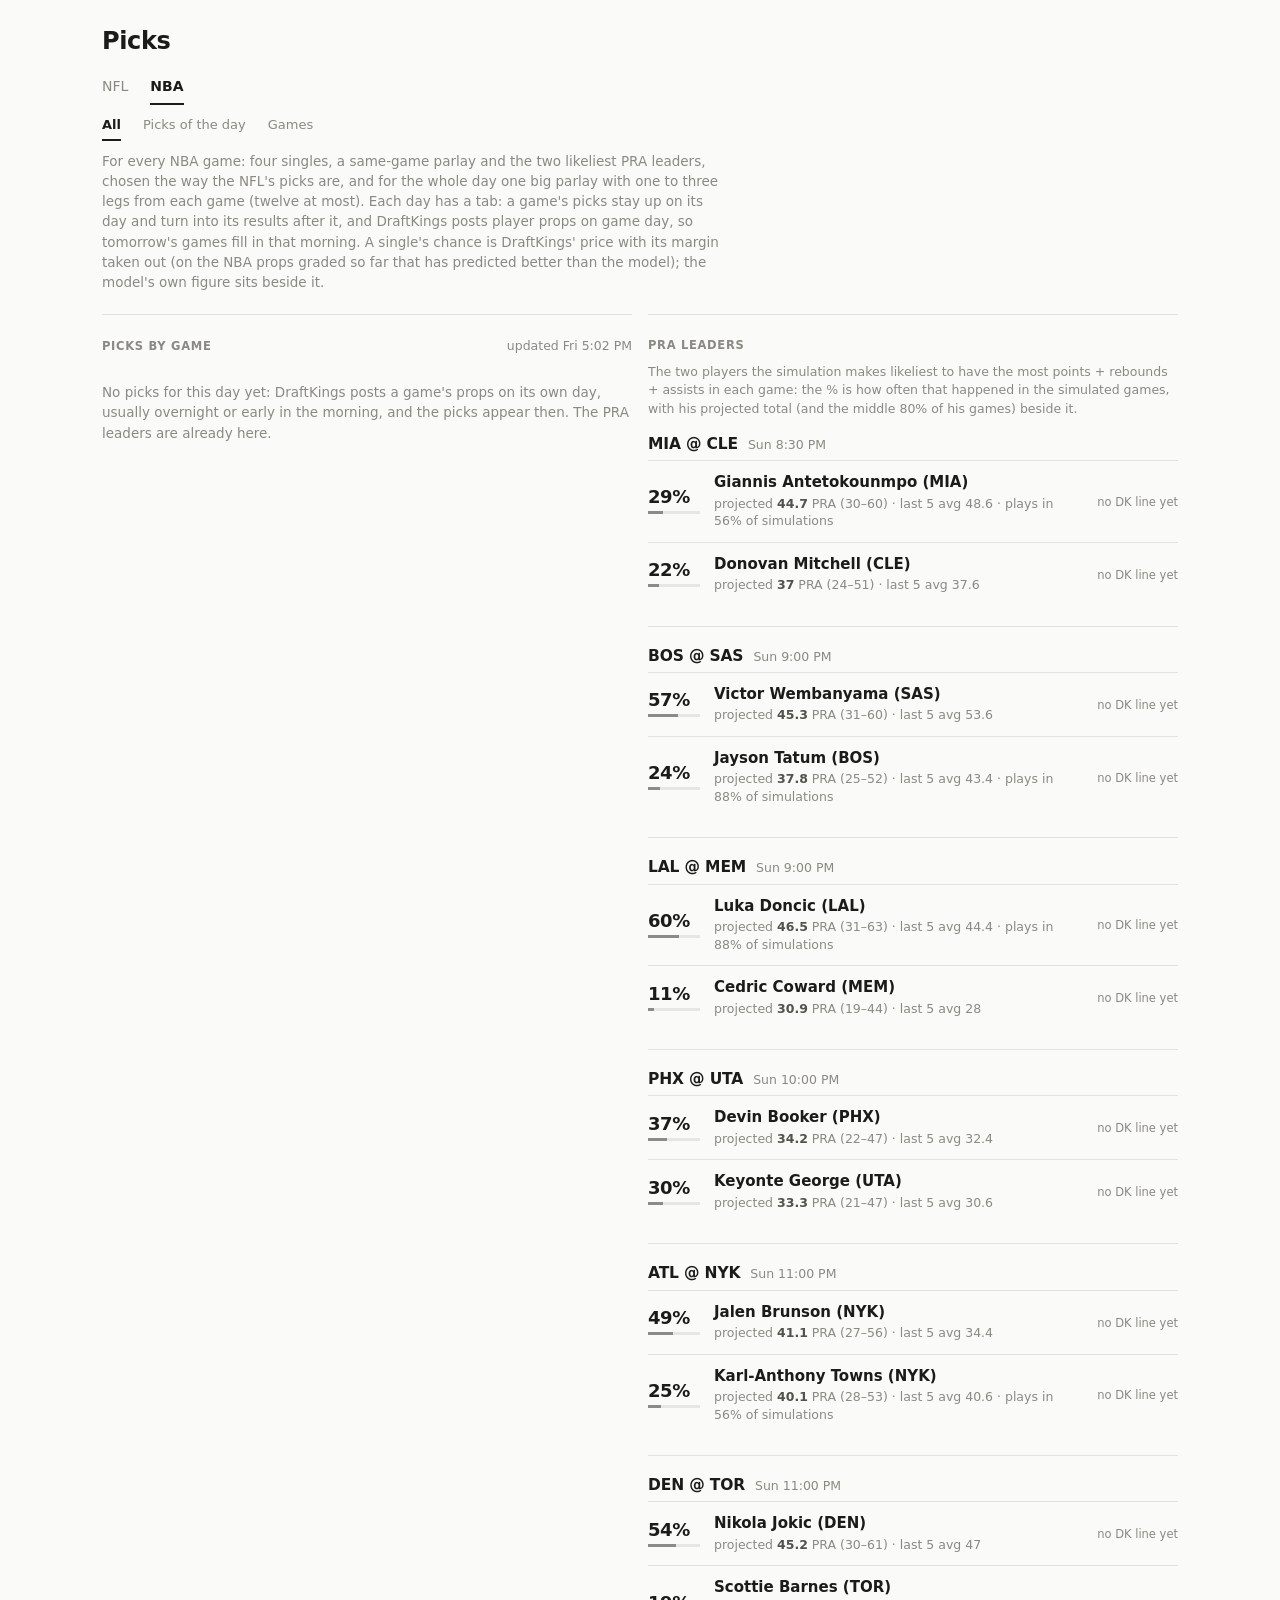
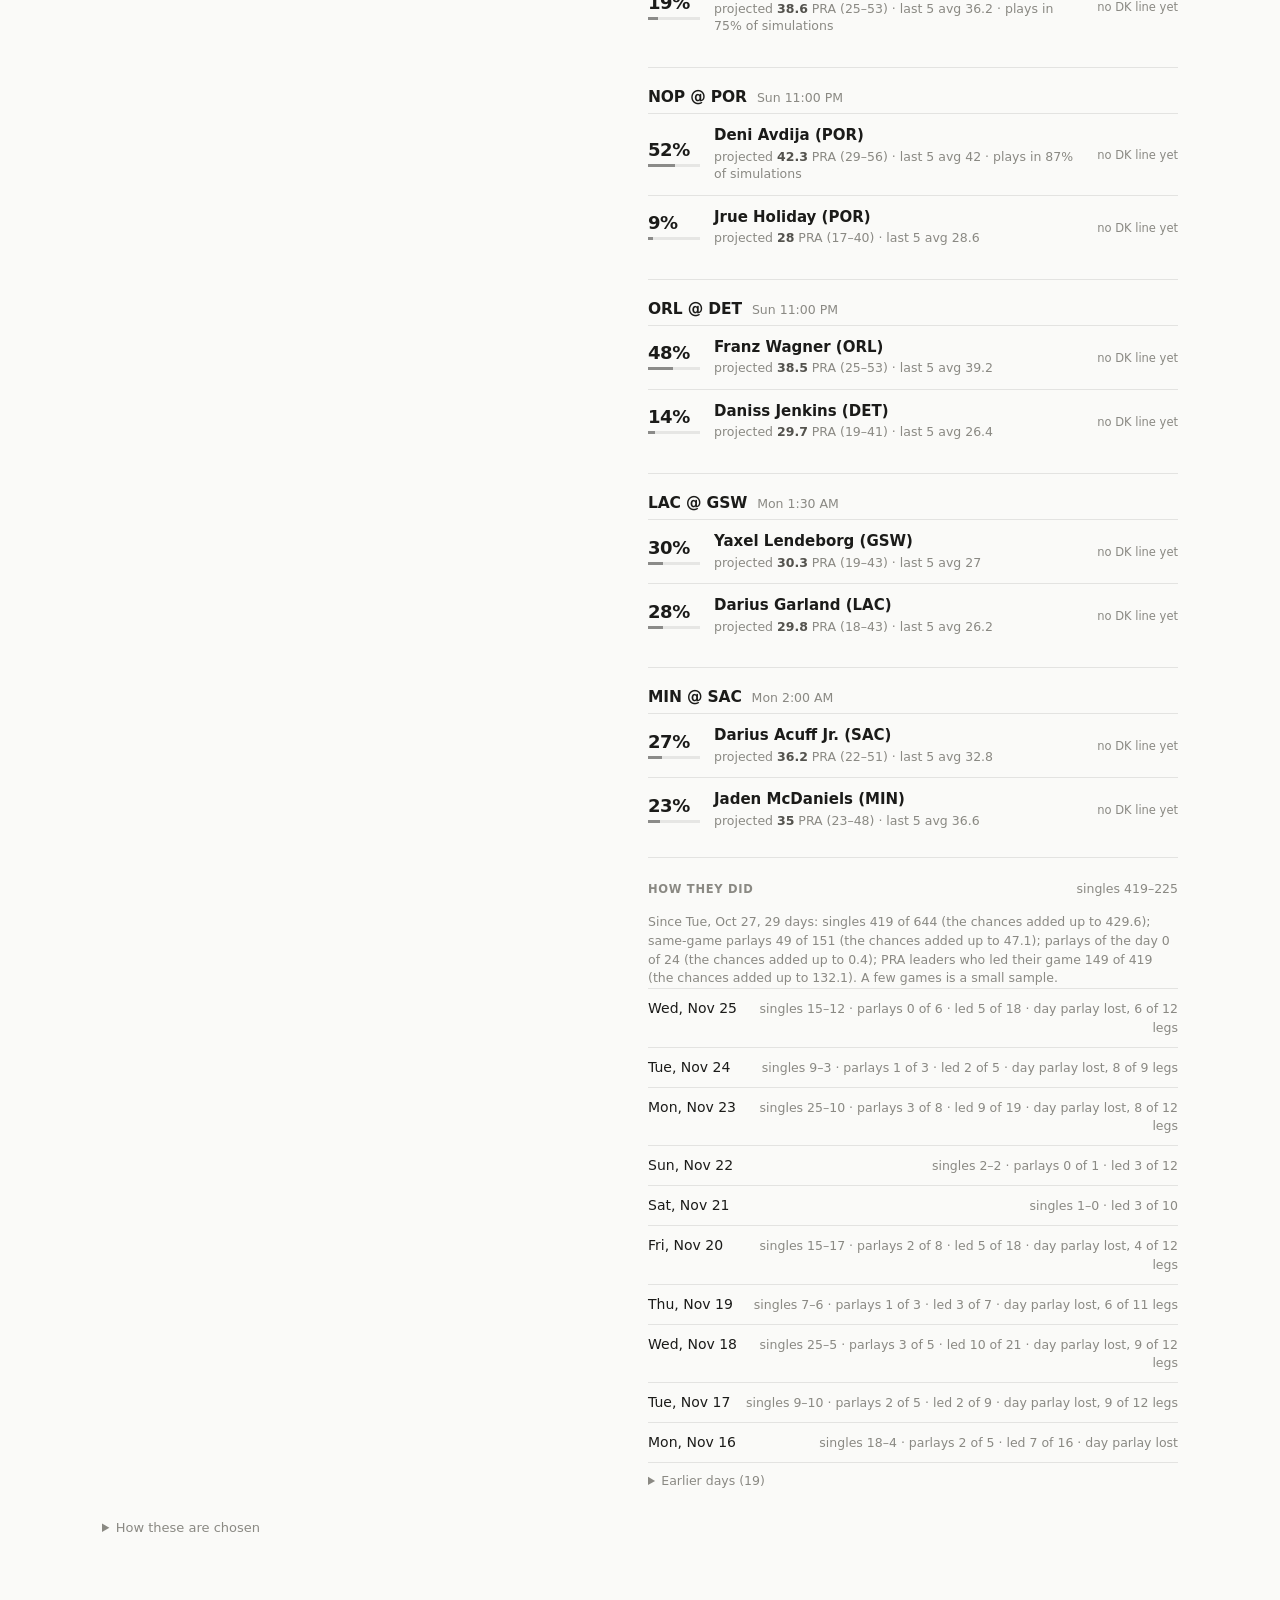
<file: picks.html>
<!doctype html>
<html lang="en">
<head>
<meta charset="utf-8">
<meta name="viewport" content="width=device-width, initial-scale=1">
<title>Picks</title>
<style>
/* The same look as the NBA page, the Lab and the dashboards: hairlines instead of boxes, big radii, numbers doing the work. */
:root {
  color-scheme: light;
  --page: #f9f9f7; --surface: #ffffff; --surface-2: #f3f2ee; --ink: #101010; --ink-2: #4f4e4a; --muted: #8b8982;
  --grid: #e7e6e0; --axis: #cfcdc4; --border: rgba(16, 16, 16, 0.07); --hair: rgba(16, 16, 16, 0.08);
  --shadow: 0 1px 1px rgba(16, 16, 16, 0.03), 0 12px 32px -14px rgba(16, 16, 16, 0.14);
  --accent: #17a673; --good: #0ca30c; --good-text: #07700a; --critical: #d23f3f; --warn: #b06f00;
  --btn-bg: #101010; --btn-ink: #fbfbf9; --radius: 20px; --ease: cubic-bezier(0.22, 0.8, 0.24, 1);
  font-family: ui-sans-serif, system-ui, -apple-system, "Segoe UI", Roboto, sans-serif;
}
@media (prefers-color-scheme: dark) {
  :root:where(:not([data-theme="light"])) {
    color-scheme: dark;
    --page: #0d0d0d; --surface: #161616; --surface-2: #202020; --ink: #f6f6f3; --ink-2: #c4c3ba; --muted: #8b8982;
    --grid: #262626; --axis: #38383a; --border: rgba(255, 255, 255, 0.07); --hair: rgba(255, 255, 255, 0.08);
    --shadow: 0 1px 1px rgba(0, 0, 0, 0.35), 0 16px 36px -16px rgba(0, 0, 0, 0.7);
    --accent: #1fb583; --good-text: #35cc3f; --warn: #e5a63f; --btn-bg: #f6f6f3; --btn-ink: #161616;
  }
}
:root[data-theme="dark"] {
  color-scheme: dark;
  --page: #0d0d0d; --surface: #161616; --surface-2: #202020; --ink: #f6f6f3; --ink-2: #c4c3ba; --muted: #8b8982;
  --grid: #262626; --axis: #38383a; --border: rgba(255, 255, 255, 0.07); --hair: rgba(255, 255, 255, 0.08);
  --shadow: 0 1px 1px rgba(0, 0, 0, 0.35), 0 16px 36px -16px rgba(0, 0, 0, 0.7);
  --accent: #1fb583; --good-text: #35cc3f; --warn: #e5a63f; --btn-bg: #f6f6f3; --btn-ink: #161616;
}
* { box-sizing: border-box; }
html { scroll-behavior: smooth; }
body { margin: 0; background: var(--page); color: var(--ink); font-size: 15px; line-height: 1.5; -webkit-font-smoothing: antialiased; text-rendering: optimizeLegibility; }
body::before { content: ""; position: fixed; inset: 0 0 auto 0; height: 320px; pointer-events: none; z-index: -1;
  background: radial-gradient(900px 240px at 50% -90px, color-mix(in srgb, var(--accent) 9%, transparent), transparent 70%); }
.num { font-variant-numeric: tabular-nums; }
.wrap { max-width: 1120px; margin: 0 auto; padding: 26px 22px 96px; }
h1 { font-size: 26px; line-height: 1.2; letter-spacing: -0.025em; font-weight: 700; margin: 0; }
.lede { color: var(--muted); margin: 6px 0 22px; font-size: 13.5px; max-width: 72ch; }
.grid { display: grid; grid-template-columns: repeat(auto-fit, minmax(400px, 1fr)); gap: 16px; align-items: start; }
.card { background: var(--surface); border: 1px solid var(--border); border-radius: var(--radius); box-shadow: var(--shadow); padding: 20px 22px; }
.card header { display: flex; align-items: center; gap: 10px; margin-bottom: 4px; flex-wrap: wrap; }
.card h2 { font-size: 11.5px; font-weight: 600; color: var(--muted); text-transform: uppercase; letter-spacing: 0.06em; margin: 0; flex: 1; }
.when { color: var(--muted); font-size: 12.5px; }
button { font: inherit; font-size: 13px; font-weight: 550; border: 1px solid var(--border); border-radius: 999px; cursor: pointer;
  padding: 6px 15px; background: var(--surface); color: var(--ink); transition: background .15s; }
button:hover { background: var(--surface-2); }
button:focus-visible { outline: 2px solid var(--accent); outline-offset: 2px; }
.empty { padding: 22px 0; color: var(--muted); font-size: 13.5px; }

/* a batch: its own header and what it holds */
.batch + .batch { margin-top: 22px; padding-top: 18px; border-top: 1px solid var(--hair); }
.batch-head { display: flex; align-items: baseline; gap: 10px; flex-wrap: wrap; margin: 10px 0 4px; }
.batch-head b { font-size: 15.5px; font-weight: 680; letter-spacing: -0.01em; }
.batch-head small { color: var(--muted); font-size: 12.5px; }
.record { margin-left: auto; font-weight: 700; font-size: 13px; padding: 2px 11px; border-radius: 999px; background: var(--surface-2); font-variant-numeric: tabular-nums; }
.record.up { background: color-mix(in srgb, var(--good) 16%, transparent); color: var(--good-text); }
.record.down { background: color-mix(in srgb, var(--critical) 14%, transparent); color: var(--critical); }
.sect { margin: 14px 0 2px; color: var(--muted); font-size: 11.5px; font-weight: 600; text-transform: uppercase; letter-spacing: .06em; }
.sect small { text-transform: none; letter-spacing: 0; font-weight: 400; margin-left: 6px; }

/* a pick */
.pick { display: grid; grid-template-columns: 52px minmax(0, 1fr) auto; align-items: center; gap: 4px 14px; padding: 12px 0; border-top: 1px solid var(--hair); }
.pick:first-of-type { border-top: 0; }
.pick .chance { display: grid; gap: 5px; justify-items: start; }
.pick .chance b { font-size: 20px; font-weight: 650; letter-spacing: -0.025em; line-height: 1; }
.pick .chance i { display: block; width: 100%; height: 3px; border-radius: 999px; background: var(--grid); overflow: hidden; }
.pick .chance i::after { content: ""; display: block; height: 100%; width: var(--p, 0%); background: var(--accent); border-radius: 999px; animation: grow .8s var(--ease) backwards; transform-origin: left; }
.pick .what { font-weight: 620; font-size: 15px; line-height: 1.3; }
.pick .sub { color: var(--muted); font-size: 12.5px; margin-top: 2px; line-height: 1.4; }
.pick .sub b { color: var(--ink-2); font-weight: 600; }
.pick .dk { text-align: right; line-height: 1.25; }
.pick .dk b { display: block; font-size: 15px; font-weight: 650; }
.pick .dk small { color: var(--muted); font-size: 11.5px; }
.pick.low .what::after { content: "below the usual bar"; margin-left: 8px; font-size: 10.5px; font-weight: 600; text-transform: uppercase; letter-spacing: .05em;
  color: var(--warn); background: color-mix(in srgb, var(--warn) 14%, transparent); padding: 1px 7px; border-radius: 999px; vertical-align: 2px; white-space: nowrap; }

/* a parlay */
.parlay { padding: 14px 0 6px; border-top: 1px solid var(--hair); }
.parlay:first-of-type { border-top: 0; }
.parlay-head { display: flex; align-items: baseline; gap: 10px; flex-wrap: wrap; }
.parlay-head b { font-size: 15px; font-weight: 650; }
.parlay-head span { color: var(--ink-2); font-size: 13px; }
.parlay ul { list-style: none; margin: 8px 0 0; padding: 0 0 0 4px; border-left: 2px solid var(--hair); display: grid; gap: 6px; }
.parlay li { padding-left: 12px; font-size: 13.5px; display: flex; gap: 8px; align-items: baseline; flex-wrap: wrap; }
.parlay li small { color: var(--muted); font-size: 12px; }

/* a graded line */
.res { display: grid; grid-template-columns: 22px minmax(0, 1fr) auto; gap: 10px; align-items: baseline; padding: 8px 0; border-top: 1px solid var(--hair); font-size: 14px; }
.res:first-of-type { border-top: 0; }
.res .mark { width: 18px; height: 18px; border-radius: 50%; display: grid; place-items: center; font-size: 11px; font-weight: 800; align-self: center; }
.res.hit .mark { background: color-mix(in srgb, var(--good) 20%, transparent); color: var(--good-text); }
.res.miss .mark { background: color-mix(in srgb, var(--critical) 16%, transparent); color: var(--critical); }
.res .p { color: var(--muted); font-size: 12.5px; }
.res .legs { grid-column: 2 / -1; color: var(--muted); font-size: 12.5px; margin-top: -2px; }
.note { color: var(--muted); font-size: 12.5px; margin: 14px 0 0; line-height: 1.5; }

/* the sport tabs, and the NBA's picks by game */
.hidden { display: none !important; }
.wrap > .seg { margin: 14px 0 0; }
.wrap > .lede { margin-top: 10px; }
.wrap .nba-game + .nba-game { margin-top: 20px; padding-top: 4px; border-top: 1px solid var(--hair); }
.wrap .nba-game .batch-head { margin-top: 14px; }
.wrap .nba-game .batch-head .nba-all { margin-left: auto; color: var(--ink-2); }
.wrap .nba-game .batch-head .btn { padding: 3px 10px; font-size: 12.5px; }
.wrap .nba-game .pick .sub { overflow-wrap: anywhere; }
.wrap .more-games { margin-top: 14px; }
.wrap #nba-days { flex-wrap: wrap; row-gap: 2px; margin: 12px 0 14px; }
.wrap .dayrow { display: grid; grid-template-columns: auto minmax(0, 1fr); gap: 4px 14px; align-items: baseline; width: 100%; text-align: left;
  border: 0; border-top: 1px solid var(--hair); border-radius: 0; background: none; padding: 9px 0; font-size: 14px; font-weight: 500; }
.wrap .dayrow:hover { background: none; }
.wrap .dayrow:hover > span { text-decoration: underline; }
.wrap .dayrow.on > span { font-weight: 650; }
.wrap .dayrow small { color: var(--muted); font-size: 12.5px; text-align: right; }
.wrap .dayrow.static { cursor: default; }
.wrap .grid > .wide { grid-column: 1 / -1; }
.wrap details.nflday { border-top: 1px solid var(--hair); }
.wrap details.nflday > summary { cursor: pointer; display: grid; grid-template-columns: auto minmax(0, 1fr); gap: 4px 14px; align-items: baseline; padding: 9px 0; font-size: 14px; list-style: none; }
.wrap details.nflday > summary::-webkit-details-marker { display: none; }
.wrap details.nflday > summary:hover > span { text-decoration: underline; }
.wrap details.nflday[open] > summary > span { font-weight: 650; }
.wrap details.nflday > summary small { color: var(--muted); font-size: 12.5px; text-align: right; }
.wrap details.nflday .sect { margin-top: 8px; }
.wrap .dayrow.static:hover > span { text-decoration: none; }
.wrap details.earlier > summary { cursor: pointer; color: var(--muted); font-size: 12.5px; padding: 9px 0; border-top: 1px solid var(--hair); }
.wrap .stack { display: grid; gap: 16px; align-items: start; min-width: 0; }
.wrap .lead-note { margin: 8px 0 2px; }
.wrap #leader-days { margin: 10px 0 0; }
.wrap .nba-game .parlay { margin-top: 4px; padding-top: 12px; }
.wrap .nba-game .parlay li { font-size: 13px; }
.wrap .bigp { margin: 2px 0 8px; padding-bottom: 12px; border-bottom: 1px solid var(--hair); }
.wrap .bigp .parlay { border-top: 0; padding-top: 8px; }
.wrap .bigp .parlay-head b { font-size: 16px; }
.wrap .bigp .parlay-head .btn { margin-left: auto; padding: 3px 10px; font-size: 12.5px; }
.wrap .bigp .parlay ul { gap: 4px; }
.wrap .bigp li { font-size: 13.5px; }
.wrap .bigp li.gm { display: block; margin-top: 6px; font-size: 11.5px; font-weight: 600; color: var(--muted); text-transform: uppercase; letter-spacing: .05em; }
.wrap .bigp li.gm:first-child { margin-top: 0; }
.wrap .bigp li.gm small { text-transform: none; letter-spacing: 0; font-weight: 400; margin-left: 8px; }
.wrap .bigp li .mk { display: inline-block; min-width: 10px; font-weight: 800; font-size: 12px; margin-right: -2px; }
.wrap .bigp li .mk.hit { color: var(--good-text); }
.wrap .bigp li .mk.miss { color: var(--critical); }
.wrap .bigp li.miss { color: var(--ink-2); }
/* tracking: Track on each single, each same-game parlay and the day's parlay, and Track all for the day */
.wrap .trk { display: block; margin: 5px 0 0 auto; padding: 0; border: 0; border-radius: 0; background: none; color: var(--muted); font: inherit; font-size: 12px; font-weight: 400;
  text-decoration: underline; text-underline-offset: 2px; cursor: pointer; box-shadow: none; }
.wrap .trk:hover { background: none; color: var(--ink); }
.wrap .trk:disabled { text-decoration: none; cursor: default; color: var(--muted); }
.wrap .parlay-head .acts { margin-left: auto; display: flex; gap: 6px; }
.wrap .parlay-head .acts .btn { margin-left: 0; padding: 3px 10px; font-size: 12.5px; }
.wrap .nba-game .parlay-head > .btn, .wrap #picks .parlay-head > .btn { margin-left: auto; padding: 3px 10px; font-size: 12.5px; }
.wrap .bigp .note { margin-top: 10px; }
/* a sport's sub tabs (All, Picks of the day, Games), the one card they show, and a pick or leg once it is graded */
.wrap > .seg.small { display: flex; margin-top: 6px; }
.wrap .card header h2 { white-space: nowrap; }
.wrap .grid.single { grid-template-columns: minmax(0, 760px); }
.wrap .pick.hit .what::before { content: "\2713\00a0"; color: var(--good-text); font-weight: 800; }
.wrap .pick.miss .what::before { content: "\2715\00a0"; color: var(--critical); font-weight: 800; }
.wrap .pick.miss .what { color: var(--ink-2); }
.wrap .nba-game li .mk { display: inline-block; min-width: 10px; font-weight: 800; font-size: 12px; margin-right: -2px; }
.wrap .nba-game li .mk.hit { color: var(--good-text); }
.wrap .nba-game li .mk.miss { color: var(--critical); }
.wrap .nba-game li.miss { color: var(--ink-2); }
.wrap details.howto { margin-top: 18px; }
.wrap details.howto summary { cursor: pointer; color: var(--muted); font-size: 13px; }
.wrap details.howto .note { max-width: 78ch; margin-top: 8px; }
@keyframes rise { from { opacity: 0; transform: translateY(10px); } }
@keyframes grow { from { transform: scaleX(0); } }
.wrap > * { animation: rise .45s var(--ease) backwards; }
.grid > .card:nth-child(2) { animation: rise .45s var(--ease) .06s backwards; }
@media (prefers-reduced-motion: reduce) { html { scroll-behavior: auto; } *, *::before, *::after { animation: none !important; transition: none !important; } }
@media (max-width: 720px) { .wrap { padding: 18px 14px 96px; } h1 { font-size: 22px; } .grid { grid-template-columns: minmax(0, 1fr); } .card { padding: 16px 16px; } }

/* >>> calm layer: one quiet look for every page. Plain text where there was a pill, a hairline where there was a box, no colour that
   is not data. (Source: sports_dashboard/calm_layer.css; python calm.py writes it at the end of each page's own styles.) */
:root {
  color-scheme: light;
  --page: #fafaf8; --surface: #fafaf8; --surface-2: rgba(24, 24, 22, 0.05);
  --ink: #1b1b19; --ink-2: #53524d; --muted: #8a8983;
  --grid: rgba(24, 24, 22, 0.09); --axis: rgba(24, 24, 22, 0.22);
  --border: rgba(24, 24, 22, 0.10); --border-2: rgba(24, 24, 22, 0.20); --hair: rgba(24, 24, 22, 0.10);
  --shadow: none; --radius: 6px; --radius-sm: 5px;
  --away: #3f6fae; --home: #c4663c; --accent: #1b1b19; --accent-soft: rgba(24, 24, 22, 0.06); --deemph: rgba(24, 24, 22, 0.2);
  --good: #2c7a45; --good-text: #2c7a45; --good-soft: rgba(44, 122, 69, 0.10);
  --bad: #b5453d; --critical: #b5453d; --bad-soft: rgba(181, 69, 61, 0.10);
  --warn: #946310; --warn-soft: rgba(148, 99, 16, 0.12); --info: #3f6fae; --info-soft: rgba(63, 111, 174, 0.12);
  --chip: rgba(24, 24, 22, 0.05); --btn-bg: #1b1b19; --btn-ink: #fafaf8; --active: rgba(24, 24, 22, 0.05);
  font-family: ui-sans-serif, system-ui, -apple-system, "Segoe UI Variable Text", "Segoe UI", Roboto, "Helvetica Neue", sans-serif;
}
@media (prefers-color-scheme: dark) {
  :root:not([data-theme="light"]) {
    color-scheme: dark;
    --page: #131312; --surface: #131312; --surface-2: rgba(255, 255, 255, 0.06);
    --ink: #e8e7e3; --ink-2: #b1b0aa; --muted: #848379;
    --grid: rgba(255, 255, 255, 0.08); --axis: rgba(255, 255, 255, 0.22);
    --border: rgba(255, 255, 255, 0.10); --border-2: rgba(255, 255, 255, 0.20); --hair: rgba(255, 255, 255, 0.10);
    --away: #6b9ddc; --home: #d9805a; --accent: #e8e7e3; --accent-soft: rgba(255, 255, 255, 0.08); --deemph: rgba(255, 255, 255, 0.2);
    --good: #6dbd88; --good-text: #6dbd88; --good-soft: rgba(109, 189, 136, 0.13);
    --bad: #e2837c; --critical: #e2837c; --bad-soft: rgba(226, 131, 124, 0.13);
    --warn: #d8a850; --warn-soft: rgba(216, 168, 80, 0.14); --info: #6b9ddc; --info-soft: rgba(107, 157, 220, 0.14);
    --chip: rgba(255, 255, 255, 0.07); --btn-bg: #e8e7e3; --btn-ink: #131312; --active: rgba(255, 255, 255, 0.07);
  }
}
:root[data-theme="dark"] {
  color-scheme: dark;
  --page: #131312; --surface: #131312; --surface-2: rgba(255, 255, 255, 0.06);
  --ink: #e8e7e3; --ink-2: #b1b0aa; --muted: #848379;
  --grid: rgba(255, 255, 255, 0.08); --axis: rgba(255, 255, 255, 0.22);
  --border: rgba(255, 255, 255, 0.10); --border-2: rgba(255, 255, 255, 0.20); --hair: rgba(255, 255, 255, 0.10);
  --away: #6b9ddc; --home: #d9805a; --accent: #e8e7e3; --accent-soft: rgba(255, 255, 255, 0.08); --deemph: rgba(255, 255, 255, 0.2);
  --good: #6dbd88; --good-text: #6dbd88; --good-soft: rgba(109, 189, 136, 0.13);
  --bad: #e2837c; --critical: #e2837c; --bad-soft: rgba(226, 131, 124, 0.13);
  --warn: #d8a850; --warn-soft: rgba(216, 168, 80, 0.14); --info: #6b9ddc; --info-soft: rgba(107, 157, 220, 0.14);
  --chip: rgba(255, 255, 255, 0.07); --btn-bg: #e8e7e3; --btn-ink: #131312; --active: rgba(255, 255, 255, 0.07);
}

/* ---- page and type */
html { scroll-behavior: auto; }
body { background: var(--page); color: var(--ink); font-size: 15px; line-height: 1.5; letter-spacing: 0; text-rendering: auto; }
body::before { display: none; }
h1 { font-size: 24px; font-weight: 600; letter-spacing: -0.015em; line-height: 1.25; }
h2 { font-size: 16px; font-weight: 600; letter-spacing: -0.005em; }
h3, .cmp h3 { font-size: 13px; font-weight: 500; text-transform: none; letter-spacing: 0; color: var(--muted); }
.sub, .meta, .lede, .hint, .stamp, .note, .foot, .legend { color: var(--muted); }
:focus-visible { outline: 2px solid var(--ink); outline-offset: 2px; }
main:focus-visible, #view:focus-visible, [tabindex="-1"]:focus-visible { outline: none; }
::-webkit-scrollbar { width: 10px; height: 10px; }
::-webkit-scrollbar-thumb { background: var(--border-2); border-radius: 5px; border: 2px solid var(--page); }
::-webkit-scrollbar-track { background: transparent; }

/* ---- containers: a hairline above, space around, no box */
.card, .hero, section.filters, .list, .bonus-sum, .summary, .tk, .check, .parlay, .qb-line, .sb {
  background: transparent; border: 0; border-radius: 0; box-shadow: none;
}
.card, .tk, .parlay { border-top: 1px solid var(--hair); }
.card { padding: 22px 0 0; }
.hero { border-top: 1px solid var(--hair); padding-top: 4px; }
.hero > div { padding: 18px 22px 18px 0; }
.hero > div + div { border-left: 1px solid var(--hair); padding-left: 22px; }
section.filters { border-top: 1px solid var(--hair); border-bottom: 1px solid var(--hair); border-radius: 0; padding: 16px 0 18px; }
.list { border-top: 1px solid var(--hair); border-radius: 0; }
.check { border: 1px solid var(--hair); border-radius: 6px; }
.sb { padding: 24px 0 8px; border-top: 1px solid var(--hair); }

/* ---- plain text where there was a pill; an outline where a mark is needed */
.pill, .tag, .badge, span.chip, .flag, .l5, .count-pill {
  background: none; border: 1px solid var(--hair); border-radius: 4px; padding: 0 6px; font-size: 12px; font-weight: 500;
  letter-spacing: 0; text-transform: none; color: var(--ink-2); line-height: 1.65;
}
.page-head .pill, .head .pill, .gc-chips .pill, .card header .pill, .batch-head .pill, .row-between .pill {
  border: 0; padding: 0; color: var(--muted); font-size: 14px; font-weight: 400;
}
.pill.live { background: none; color: var(--muted); }
.pill.live::before { display: none; }
.pill.warn, .tag.warn { color: var(--warn); border-color: color-mix(in srgb, var(--warn) 45%, transparent); background: none; }
.tag.live { color: var(--bad); border-color: color-mix(in srgb, var(--bad) 45%, transparent); background: none; }
.tag.upset { color: var(--ink); border-color: var(--ink-2); background: none; }
.chip.good, .l5.hot { color: var(--good-text); background: none; border-color: color-mix(in srgb, var(--good) 45%, transparent); }
.chip.bad, .l5.cold, .flag { color: var(--bad); background: none; border-color: color-mix(in srgb, var(--bad) 45%, transparent); }
.chip.warn { color: var(--warn); background: none; border-color: color-mix(in srgb, var(--warn) 45%, transparent); }
.chip.info { color: var(--info); background: none; border-color: color-mix(in srgb, var(--info) 45%, transparent); }
.state, .record { background: none; border: 1px solid var(--hair); border-radius: 4px; font-size: 12px; font-weight: 600; letter-spacing: 0; padding: 0 7px; line-height: 1.7; }
.state.won, .record.up { color: var(--good-text); border-color: color-mix(in srgb, var(--good) 45%, transparent); background: none; }
.state.lost, .record.down { color: var(--bad); border-color: color-mix(in srgb, var(--bad) 45%, transparent); background: none; }
.pays { background: none; border: 1px solid var(--hair); border-radius: 4px; padding: 0 7px; font-weight: 600; }
.pays.value { color: var(--good-text); border-color: color-mix(in srgb, var(--good) 45%, transparent); background: none; }
.dk { border-radius: 4px; }

/* ---- buttons and fields: square-ish, outlined, no fill */
.btn, button.ghost, button.more, button[data-copy] {
  background: transparent; color: var(--ink); border: 1px solid var(--border-2); border-radius: 5px; padding: 6px 12px; font-weight: 500;
  font-size: 13.5px; box-shadow: none;
}
.btn:hover, button.ghost:hover, button.more:hover, button[data-copy]:hover { background: var(--surface-2); }
details.more { border: 0; background: none; padding: 0; border-radius: 0; box-shadow: none; }
.btn-icon { width: auto; min-width: 34px; padding: 6px 9px; border-radius: 5px; }
.btn-primary, .primary, a.primary { background: var(--btn-bg); color: var(--btn-ink); border: 1px solid var(--btn-bg); border-radius: 5px; box-shadow: none; }
.btn-primary:hover, .primary:hover { opacity: .85; background: var(--btn-bg); }
.select, select, select.select, .input, input.input, .search, input.search, input[type="number"], input[type="text"], input[type="search"], input[type="date"] {
  background-color: transparent; color: var(--ink); border: 1px solid var(--border-2); border-radius: 5px; padding: 6px 10px; font-size: 13.5px; box-shadow: none; height: auto;
}
select.select { height: 34px; padding: 0 30px 0 10px; }
input.input { height: 34px; padding: 0 10px; }
.wf-banner { border-radius: 5px; background: none; border: 1px solid var(--hair); }
.stepper .btn { border-radius: 5px; }
.tooltip { border-radius: 6px; box-shadow: 0 2px 12px rgba(0, 0, 0, 0.28); }
.sk-click { border-radius: 4px; }
.input::placeholder, .search::placeholder, input::placeholder { color: var(--muted); }
.stakebar input { border-radius: 5px; background: transparent; }
.toast { border-radius: 6px; box-shadow: none; }

/* ---- tabs: words with a line under the one you are on */
.nav, .tabs, .pills, .seg {
  display: inline-flex; gap: 22px; padding: 0; background: none; border: 0; border-radius: 0; box-shadow: none; width: auto; max-width: 100%;
}
.nav a, .tabs a, .pills button, .seg button {
  background: none; border: 0; border-bottom: 2px solid transparent; border-radius: 0; padding: 6px 0; margin: 0; box-shadow: none;
  color: var(--muted); font-size: 14px; font-weight: 500; height: auto;
}
.nav a:hover, .tabs a:hover, .pills button:hover, .seg button:hover { color: var(--ink); background: none; }
.nav a[aria-current="page"], .tabs a.on, .pills button[aria-pressed="true"], .seg button[aria-pressed="true"] {
  background: none; color: var(--ink); border-bottom-color: var(--ink); box-shadow: none; font-weight: 600;
}
.seg.small button { padding: 4px 0; font-size: 13px; }
.seg .badge { margin-left: 5px; line-height: 1.3; vertical-align: 1px; }

/* ---- toggles (a leg type, a position, a quick line): a thin outline, filled when on */
button.chip, .chips .chip {
  background: transparent; border: 1px solid var(--hair); border-radius: 5px; padding: 4px 10px; color: var(--ink-2);
  font-size: 13px; font-weight: 500; box-shadow: none;
}
button.chip:hover, .chips .chip:hover { background: var(--surface-2); color: var(--ink); border-color: var(--border-2); }
button.chip[aria-pressed="true"], .chips .chip[aria-pressed="true"] { background: var(--surface-2); color: var(--ink); border-color: var(--border-2); font-weight: 600; }
.chip.small { padding: 2px 8px; font-size: 12.5px; }
button.ghost.on { background: var(--surface-2); color: var(--ink); border-color: var(--ink-2); }
button.switch { border: 0; background: none; border-radius: 0; padding: 4px 0; }
button.switch i { background: var(--border-2); }
button.switch i::after { background: var(--page); }
button.switch[aria-pressed="true"] i { background: var(--ink); }

/* ---- tables */
table { font-size: 14px; }
th { font-size: 12px; font-weight: 500; text-transform: none; letter-spacing: 0; color: var(--muted); padding: 8px 10px; border-bottom: 1px solid var(--hair); }
td { padding: 11px 10px; border-bottom: 1px solid var(--hair); }
tbody tr:hover { background: var(--surface-2); }
tbody tr:last-child td { border-bottom: 0; }
.scroll:not(.chips) { margin: 0; padding: 0; }
table.data th { font-size: 12px; text-transform: none; letter-spacing: 0; font-weight: 500; }

/* ---- figures: a label above, the number under it, no tile */
.kpi .k, .hero .k, .tile-label, .summary .l, .stat-chip span, .check b {
  font-size: 13px; font-weight: 400; text-transform: none; letter-spacing: 0; color: var(--muted);
}
.kpi .v, .hero .v, .tile-value, .summary .n, .money .big { font-size: 24px; font-weight: 600; letter-spacing: -0.015em; line-height: 1.2; }
.kpis { gap: 22px 32px; }
.kpi .n, .tile-sub, .hero .s { color: var(--muted); font-size: 13px; }
@media (max-width: 760px) {
  .hero > div { padding: 16px 0; }
  .hero > div + div { border-left: 0; padding-left: 0; border-top: 1px solid var(--hair); }
  .buildbar > .seg { flex: 1 0 100%; }
}
.tile { background: none; border: 0; box-shadow: none; padding: 0; border-radius: 0; }
.statline div { background: none; padding: 0; border-radius: 0; }
.statline span { text-transform: none; letter-spacing: 0; font-size: 12px; }

/* ---- the slate: a game is a block of text with a line above it */
.game-card, a.game-card {
  background: transparent; border: 0; border-top: 1px solid var(--hair); border-radius: 0; box-shadow: none; transform: none;
  padding: 20px 0 22px; gap: 14px;
}
.game-card:hover { transform: none; box-shadow: none; border-color: var(--hair); background: none; }
.game-card:hover .gc-code, .game-card:hover .team-name { text-decoration: underline; text-underline-offset: 3px; }
.game-card.is-final, .game-card.is-started { opacity: 1; }
.game-card.is-final .gc-score { color: var(--muted); }
.gc-top, .gc-top .venue { color: var(--muted); font-size: 13px; }
.gc-code { font-weight: 600; font-size: 16px; letter-spacing: 0; }
.gc-code i, .sb-code i { width: 8px; height: 8px; border-radius: 50%; }
.gc-name { color: var(--muted); font-size: 13px; }
.gc-score, .score-big { font-size: 22px; font-weight: 600; letter-spacing: -0.015em; }
.gc-lines { border-top: 0; padding-top: 2px; font-size: 13.5px; }
.gc-lines .hd { font-size: 12px; font-weight: 500; text-transform: none; letter-spacing: 0; color: var(--muted); }
.gc-lines .lbl { color: var(--muted); }
.gc-chips { gap: 4px 16px; }
.gc-chips .pill { font-size: 13px; }
.gc-props.on::before { background: var(--muted); }
.gc-props::before { opacity: .6; }
.pbar-lbl { font-size: 13px; }
.pbar-lbl .mkt, .pbar-lbl.dim { color: var(--muted); }
.team-row .pct { font-weight: 600; }
.gc-foot { border-top: 1px solid var(--hair); padding-top: 12px; gap: 4px 18px; color: var(--muted); }
.gc-foot .dot::before { content: none; margin: 0; }
.gc-foot .badge { border: 0; padding: 0; font-size: 12.5px; font-weight: 400; color: var(--muted); line-height: inherit; }
.gc-foot .badge.good { color: var(--good-text); }
.gc-foot .badge.bad { color: var(--bad); }

/* ---- bars: thin, flat, one colour a side */
.pbar { height: 4px; gap: 2px; }
.pbar .a, .pbar .h { border-radius: 0; }
.pbar .mk { height: 12px; top: -4px; width: 1.5px; background: var(--ink); opacity: 1; border-radius: 0; }
.pbar i, .winbar span { animation: none; }
.winbar { height: 4px; gap: 2px; }
.winbar span:first-child, .winbar span:last-child { border-radius: 0; }
.winbar.lg { height: 6px; }
.mbar, .usage-bar, .cbar, .rbar, .meter .track, .pick .chance i { border-radius: 0; height: 3px; }
.mbar i, .usage-bar > i, .cbar i, .meter .fill, .pick .chance i::after { border-radius: 0; background: var(--ink); opacity: .45; animation: none; }
.cbar { height: 4px; } .cbar b { height: 12px; top: -4px; border-radius: 0; }
.rbar { height: 4px; } .rbar i { border-radius: 0; }

/* ---- the scoreboard and the comparison under it */
.sb-score { font-size: 38px; font-weight: 600; letter-spacing: -0.02em; }
.sb-code { font-size: 14px; font-weight: 600; letter-spacing: 0; }
.sb-win { font-size: 13.5px; color: var(--muted); }
.sb-mid { color: var(--muted); }
.cmp-h { font-size: 12px; font-weight: 500; text-transform: none; letter-spacing: 0; }
.line-notes { border-top: 1px solid var(--hair); }

/* ---- props: controls without chrome, numbers without badges */
.controls { gap: 14px; }
.chips { gap: 4px 16px; }
.chips.scroll { gap: 4px 22px; }
.chips.scroll .chip, .ctl-row .chips:not(.ladder) .chip {
  background: none; border: 0; border-bottom: 2px solid transparent; border-radius: 0; padding: 5px 0; color: var(--muted); font-size: 14px; font-weight: 500;
}
.chips.scroll .chip:hover, .ctl-row .chips:not(.ladder) .chip:hover { color: var(--ink); background: none; }
.chips.scroll .chip[aria-pressed="true"], .ctl-row .chips:not(.ladder) .chip[aria-pressed="true"] {
  background: none; color: var(--ink); border-bottom-color: var(--ink); font-weight: 600;
}
.ladder { gap: 6px; }
.ctl-label, .field label, .slider-head label { font-size: 12.5px; font-weight: 400; text-transform: none; letter-spacing: 0; color: var(--muted); }
.ctl-row.filters { border-top: 1px solid var(--hair); }
.slider-val { font-size: 14px; font-weight: 600; }
.field .slider, .range input[type="range"] { accent-color: var(--ink); }
.gap { background: none; border-radius: 0; padding: 0; min-width: 0; font-weight: 500; color: var(--ink-2); box-shadow: none; }
.gap.soft { background: none; box-shadow: none; color: var(--muted); }
.gap.far { background: none; color: var(--warn); box-shadow: none; font-weight: 600; }
.who b { font-weight: 600; }
.ch b.win { color: var(--ink); }
.ch b { font-size: 14.5px; }
a.dklink:hover { background: none; }
.props-table td { padding-top: 12px; padding-bottom: 12px; }

/* ---- lists and rows */
.pick .chance b { font-size: 18px; font-weight: 600; }
.pick.low .what::after { background: none; border: 0; border-radius: 0; padding: 0; margin-left: 10px; text-transform: none; letter-spacing: 0; font-weight: 400; font-size: 12.5px; vertical-align: baseline; }
.res .mark { width: auto; height: auto; border-radius: 0; background: none; font-size: 14px; font-weight: 600; place-items: start; }
.res.hit .mark { background: none; }
.res.miss .mark { background: none; }
.parlay h2, .tk h4, .tk header h4, .parlay header h2 { text-transform: none; letter-spacing: 0; font-size: 13px; font-weight: 500; color: var(--muted); }
#price-out { padding: 18px 0 0 !important; }
.parlay header { padding: 14px 0 0; }
.parlay .sum { padding: 6px 0 14px; }
.parlay .legs { padding: 2px 0 6px; }
.parlay .fine { padding: 0 0 14px; }
.parlay .note { padding: 0 0 6px; }
.parlay .actions { padding: 12px 0 18px; }
.big { font-size: 26px; font-weight: 600; letter-spacing: -0.02em; }
.row .add { border-radius: 5px; }
.row:hover { background: var(--surface-2); }
.player-row:hover, .qb-line:hover { background-color: var(--surface-2); }

/* ---- the slip stays a panel: it floats over the page */
.slip { background: var(--page); border: 1px solid var(--border-2); border-radius: 8px; box-shadow: 0 6px 24px rgba(0, 0, 0, 0.28); }
.sk-sheet, .sk-chip, .sk-panel { box-shadow: 0 6px 24px rgba(0, 0, 0, 0.28); }

/* ---- the hub's navigation: words, no icons, no dots */
.side { background: var(--page); border-right: 1px solid var(--hair); padding: 22px 14px; gap: 2px; }
.side .brand { padding: 0 8px 18px; font-weight: 600; font-size: 15px; letter-spacing: -0.01em; }
.side .brand svg, .side .brand small { display: none; }
.side .sport { padding: 6px 8px; border-radius: 5px; font-weight: 600; font-size: 14px; gap: 0; }
.side .sport svg, .side .sport .dot, .side .sport .label small { display: none; }
.side .sport:hover { background: none; }
.side .sport[aria-current="true"] { background: none; }
.side .sport[aria-current="true"]::before { display: none; }
.side .sport[aria-current="true"] .label { border-bottom: 2px solid var(--ink); padding-bottom: 1px; }
.side .sections { margin: 0 0 10px 8px; padding-left: 0; border-left: 0; }
.side .sections a { padding: 4px 8px; border-radius: 4px; font-size: 13.5px; color: var(--muted); }
.side .sections a:hover { background: none; color: var(--ink); }
.side .sections a[aria-current="true"] { color: var(--ink); font-weight: 600; }
.side .foot { border-top: 1px solid var(--hair); }
.side .iconbtn { border-radius: 5px; }
.side .count { border-radius: 4px; background: var(--ink); color: var(--page); margin-left: 6px; }
@media (max-width: 720px) {
  .side { padding: 4px 4px calc(4px + env(safe-area-inset-bottom)); border-right: 0; border-top: 1px solid var(--hair); }
  .side .sport { font-size: 13px; justify-content: center; padding: 10px 2px; text-align: center; }
  .side .sport[aria-current="true"] .label { border-bottom: 2px solid var(--ink); }
}

/* ---- no entrance animations: the page is simply there */
#view > *, .wrap > *, .grid-games > .game-card, .games > .game-card, .results > .parlay, .tickets > *, .skeleton i, .pick .chance i::after { animation: none !important; }
*, *::before, *::after { transition: none !important; }
.skeleton i { background: var(--surface-2); border: 0; border-radius: 0; }
/* <<< calm layer */
</style>
<script>if (window.self !== window.top) document.documentElement.classList.add('embedded');</script>
</head>
<body>
<div class="wrap">
  <h1>Picks</h1>
  <div class="seg" id="tabs" role="tablist" aria-label="Sport">
    <button data-tab="nfl" aria-pressed="true">NFL</button><button data-tab="nba" aria-pressed="false">NBA</button>
  </div>
  <div class="seg small" id="nfl-view" role="tablist" aria-label="NFL view">
    <button data-view="all" aria-pressed="true">All</button><button data-view="featured" aria-pressed="false">Picks of the day</button><button data-view="games" aria-pressed="false">Games</button>
  </div>
  <div class="seg small hidden" id="nba-view" role="tablist" aria-label="NBA view">
    <button data-view="all" aria-pressed="true">All</button><button data-view="featured" aria-pressed="false">Picks of the day</button><button data-view="games" aria-pressed="false">Games</button>
  </div>
  <p class="lede" id="lede-nfl">The NFL picks the daily run makes before kickoff, and how they've done, ready to paste into a group
    chat. Chances are the model's; fair odds are what those chances are worth with no book margin, so a leg is only
    worth playing where the book pays more. A day with two or more games also has two big parlays across them: player props (yards, catches,
    completions and the like, never touchdowns; one to three a game, twelve at most, made the way the NBA's is, and made again at each update until
    the day's first kickoff) and moneylines (the likelier side of each game), long shots more than picks. A price with a ≈ is an estimate:
    DraftKings lists the player's line but this rung's price is not known here. Each parlay has its own Copy.</p>
  <p class="lede hidden" id="lede-nba">For every NBA game: four singles, a same-game parlay and the two likeliest PRA leaders, chosen the way
    the NFL's picks are, and for the whole day one big parlay with one to three legs from each game (twelve at most). Each day has a tab: a game's picks stay up on its day and turn into its results after it, and DraftKings posts
    player props on game day, so tomorrow's games fill in that morning. A single's chance is DraftKings' price with its margin taken
    out (on the NBA props graded so far that has predicted better than the model); the model's own figure sits beside it.</p>
  <div id="pane-nfl">
  <div class="grid" id="nfl-all">
    <section class="card">
      <header><h2>Latest picks</h2><span class="when" id="when-picks"></span><button data-copy="picks">Copy</button><button class="btn hidden" id="nfl-track">Track all</button></header>
      <div id="picks"><div class="empty">Loading…</div></div>
    </section>
    <section class="card">
      <header><h2>Latest results</h2><span class="when" id="when-results"></span><button data-copy="results">Copy</button></header>
      <div id="results"><div class="empty">Loading…</div></div>
    </section>
    <section class="card wide" id="nfl-record-card">
      <header><h2>Record</h2><span class="when" id="nfl-record-note"></span></header>
      <div id="nfl-record"><div class="empty">Loading…</div></div>
    </section>
  </div>
  <div class="grid single hidden" id="nfl-alt">
    <section class="card">
      <header><h2 id="nfl-alt-title">Picks of the day</h2><span class="when" id="nfl-alt-when"></span><button class="btn hidden" id="nfl-alt-copy">Copy all</button><button class="btn hidden" id="nfl-alt-track" title="Follow these in My picks (on the Parlays page); nothing is bet">Track all</button></header>
      <div id="nfl-alt-body"><div class="empty">Loading…</div></div>
    </section>
  </div>
  </div>
  <div id="pane-nba" class="hidden">
    <div class="seg small" id="nba-days" role="tablist" aria-label="Day"></div>
    <div class="grid" id="nba-grid">
      <section class="card">
        <header><h2 id="nba-card-title">Picks by game</h2><span class="when" id="when-nba"></span><button class="btn" id="nba-copy">Copy all</button><button class="btn hidden" id="nba-track" title="Follow the day's parlay, every same-game parlay and every single in My picks (on the Parlays page); nothing is bet">Track all</button></header>
        <div id="nba-picks"><div class="empty">Loading…</div></div>
      </section>
      <div class="stack" id="nba-stack">
        <section class="card" id="leaders-card">
          <header><h2>PRA leaders</h2><button class="btn" id="leaders-copy">Copy</button></header>
          <div id="nba-leaders"><div class="empty">Loading…</div></div>
        </section>
        <section class="card">
          <header><h2>How they did</h2><span class="when num" id="nba-record"></span></header>
          <div id="nba-results"><div class="empty">Loading…</div></div>
        </section>
      </div>
    </div>
    <details class="howto"><summary>How these are chosen</summary>
      <p class="note"><b>Singles.</b> A moneyline or a player's over / "N+" line (points, rebounds, assists, threes, the sums of them,
        a double-double) for a player who plays most of the game (24+ minutes when he plays, in 90%+ of the simulations) and has
        won that line in at least 6 of his last 10 games (so a big who seldom shoots threes does not get a "1+ threes"; this keeps the
        list to what a player usually does, it does not make picks land more often), whose
        DraftKings price makes it 58-72% likely once the book's margin (about 5.5%) is taken out, and where the model agrees: no more
        than 5 points above the chance in the price (a model far above the book is far more often wrong than right) or 7 below it.
        Unders, steals and blocks are left out: they turn on a few minutes more or less. Best chance first, at most one line about the
        game, one leg a player and two of any one market, four a game (fewer when DraftKings has not posted the props yet, which it
        does on the day).</p>
      <p class="note"><b>Why the book's chance and not the model's.</b> On the 3,865 NBA prop lines graded so far the book's own chance
        predicted better than the model's, and giving the model any weight in a mix only made it worse. Where the model was 5+ points
        above the book the over landed 46% of the time; the model had said 58%. So the number on a pick is what DraftKings' price
        says, and the model is the second opinion that has to agree. It also means there is no edge claimed: every pick pays less
        than its chance is worth, by the book's margin.</p>
      <p class="note"><b>Same-game parlay.</b> The three of the game's twelve likeliest legs that land together most often: their
        chances multiplied, times how much more often they landed together in the same simulated game than they would if unrelated, so
        a team's win and its star's points are not treated as unrelated. Fair odds are what that chance is worth with no margin; a
        book prices a same-game parlay as one bet, so what it would pay is not known here: compare it with the price in your slip.</p>
      <p class="note"><b>Parlay of the day.</b> One parlay across the day's games, one to three legs from each game and twelve legs at most: the likeliest
        pick from each game first (the twelve likeliest games when the day has more), then, while there is room, a second and a third leg
        for the games, each only if the simulation does not have it at odds with the game's other legs. Its chance is the games' chances
        multiplied, and a game's legs count how often they landed together. With one leg a game DraftKings' price is the legs' prices
        multiplied ("DK about"); with more from a game the book's price is not known. It is remade at each
        update until the day's first tip-off, then kept as it was, and lost as soon as one leg is (a player who does not play is dropped
        from it, as a book would). Every leg adds the book's margin (about 5.5%), so the longer it is the more of its value it gives up:
        a long shot for fun, not an edge.</p>
      <p class="note"><b>Tracking.</b> Track on a single, a same-game parlay or the day's parlay, or Track all for the day, puts it in My picks
        on the Parlays page: each is its own entry there, graded from the box scores and counted, with the chance shown here (DraftKings'
        price, margin out). It only follows a pick; nothing is bet. A pick already tracked is not added twice.</p>
      <p class="note"><b>PRA leaders.</b> The share of the simulated games in which a player had the most points + rebounds +
        assists of anyone in the game (a tie is shared), beside his projected total (the range is the middle 80% of his simulated
        games), his last five games and DraftKings' PRA line with the model's chance of the over. This one is the model alone and has
        not been checked against past games yet; "How they did" keeps count.</p>
      <p class="note">A few days of results say little either way: four singles at 63% each all land about one game in six.</p></details>
  </div>
</div>
<script>
(() => {
  const raw = {};
  const clean = t => t.replace(/^\(copy of this in .*\)\s*$/gm, '').trim();
  const el = (tag, cls, text) => { const n = document.createElement(tag); if (cls) n.className = cls; if (text !== undefined) n.textContent = text; return n; };
  const when = iso => { const d = new Date(iso); return Number.isNaN(+d) ? iso : d.toLocaleString([], { weekday: 'short', hour: 'numeric', minute: '2-digit' }); };

  /* ---------- the picks file: singles, then parlays, then a note */
  const SINGLE = /^[•\-–]\s*(.+?):\s*(\d+)%\s*\(([^)]*)\)\s*(?:\[([^\]]*)\])?\s*(?:\(([^)]*)\))?\s*$/u;
  const LEG = /^[•\-–]\s*(.+?)\s*\((\d+)%(?:,\s*([^)]*))?\)\s*$/u;
  const PARLAY = /^(.+?):\s*(\d+(?:\.\d+)?)%\s*\(fair\s*([+\-−]?\d+)(?:,\s*DK pays\s*([+\-−]?\d+))?\)\s*$/u;

  function pick(m) {
    const [, what, p, price, hist, flag] = m;
    const fair = (/^[+\-−]\d+/.exec(price) || [''])[0];
    const dk = /DK\s*([+\-−]\d+)/.exec(price);
    const onDk = /on DK/.test(price);
    const row = el('div', `pick${flag ? ' low' : ''}`);
    const chance = el('div', 'chance'); chance.append(el('b', 'num', `${p}%`));
    const bar = el('i'); bar.style.setProperty('--p', `${Math.min(100, +p)}%`); chance.append(bar);
    const mid = el('div'); mid.append(el('div', 'what', what));
    const sub = el('div', 'sub');
    sub.append(fair ? `fair ${fair.replace('-', '−')}` : '');
    const h = hist && /past legs at ([^:]+):\s*said (\d+)%,\s*hit (\d+)%,\s*n (\d+)/.exec(hist);
    if (h) { const b = el('b', null, `${h[3]}%`); sub.append(` · past legs at ${h[1].replace('-', '–')} hit `, b, ` (n ${(+h[4]).toLocaleString()})`); }
    mid.append(sub);
    const side = el('div', 'dk');
    if (dk) { side.append(el('b', 'num', dk[1].replace('-', '−')), el('small', null, 'DraftKings')); }
    else if (onDk) { side.append(el('b', null, 'on DK'), el('small', null, 'price not in yet')); }
    row.append(chance, mid, side);
    return row;
  }

  function renderPicks(text, box) {
    const lines = text.split('\n').map(l => l.replace(/\s+$/, ''));
    let mode = null, parlay = null, plines = null, any = false;
    const batch = el('div', 'batch');
    const title = lines.find(l => /^\p{Extended_Pictographic}/u.test(l.trim()) && /PICKS/i.test(l));
    if (title) {
      const h = el('div', 'batch-head'); h.append(el('b', null, title.replace(/^\p{Extended_Pictographic}+\s*/u, '').replace(/\s*\(.*\)\s*$/, '').toLowerCase().replace(/^nfl /, 'NFL ').replace(/(^|\s)(\w)/g, (m0, a, c) => a + c.toUpperCase()).replace(/Nfl/, 'NFL')));
      const sims = /\(([^)]*simulations[^)]*)\)/.exec(title); if (sims) h.append(el('small', null, sims[1]));
      batch.append(h);
    }
    for (const line of lines) {
      const t = line.trim();
      if (!t || t === title?.trim()) continue;
      if (/^\S+\s+SINGLES/u.test(t) || /^SINGLES/.test(t)) {
        mode = 'singles'; parlay = null;
        const s = el('div', 'sect', 'Singles'); const m = /\[([^\]]*)\]/.exec(t); if (m) s.append(el('small', null, m[1]));
        batch.append(s); continue;
      }
      if (/PARLAYS?\b/.test(t) && /^\p{Extended_Pictographic}|^[A-Z\s]+$/u.test(t)) { mode = 'parlays'; parlay = null; batch.append(el('div', 'sect', 'Parlays')); continue; }
      if (mode === 'singles' && SINGLE.test(t)) { batch.append(pick(SINGLE.exec(t))); any = true; continue; }
      if (mode === 'parlays') {
        const m = PARLAY.exec(t);
        if (m && !/^[•\-–]/.test(t)) {
          parlay = el('div', 'parlay');
          const h = el('div', 'parlay-head'); h.append(el('b', null, m[1]), el('span', 'num', `${m[2]}% · fair ${m[3].replace('-', '−')}${m[4] ? ` · DK pays ${m[4].replace('-', '−')}` : ''}`));
          const mine = [`🏈 ${t}`];                           // this parlay as text, its legs added as they are read below
          plines = mine;
          const copy = el('button', 'btn', 'Copy');
          copy.type = 'button';
          copy.addEventListener('click', () => copyFrom(copy, mine.join('\n') + (m[1].startsWith('Parlay of the day') ? '\n\nA long shot, not an edge: every leg adds the book\'s margin.' : ''), 'Copy'));
          h.append(copy);
          parlay.append(h, el('ul')); batch.append(parlay); any = true; continue;
        }
        const l = LEG.exec(t);
        if (l && parlay) {
          const li = el('li'); li.append(l[1], el('small', 'num', `${l[2]}%${l[3] ? ' · ' + l[3] : ''}`));
          parlay.querySelector('ul').append(li);
          plines.push(`• ${l[1]} (${l[2]}%${l[3] ? ', ' + l[3] : ''})`); continue;
        }
      }
      batch.append(el('p', 'note', t));
    }
    if (!any) throw new Error('nothing parsed');
    box.replaceChildren(batch);
  }

  /* ---------- the results file: a batch per day's picks, each singles then parlays */
  function renderResults(text, box) {
    const batches = text.split(/(?=^\p{Extended_Pictographic}+\s*WEEK \d+ RESULTS)/mu).filter(s => s.trim());
    if (!batches.length) throw new Error('empty');
    box.replaceChildren();
    for (const b of batches.reverse()) {                    // the newest first
      const lines = b.split('\n').map(l => l.trim()).filter(Boolean);
      const head = /WEEK (\d+) RESULTS(?::\s*picks made (\S+))?/.exec(lines[0] || '');
      const batch = el('div', 'batch');
      const h = el('div', 'batch-head');
      h.append(el('b', null, head ? `Week ${head[1]}` : 'Results'), head && head[2] ? el('small', null, `picks made ${when(head[2])}`) : '');
      const rec = lines.map(l => /^→\s*(\d+)\s*[-–]\s*(\d+)/.exec(l)).find(Boolean);
      if (rec) { const r = el('span', `record ${+rec[1] > +rec[2] ? 'up' : +rec[1] < +rec[2] ? 'down' : ''}`.trim(), `${rec[1]}–${rec[2]}`); h.append(r); }
      batch.append(h);
      let parlays = false;
      for (const t of lines.slice(1)) {
        if (/^→/.test(t)) continue;
        if (/^SINGLES/.test(t)) { batch.append(el('div', 'sect', 'Singles')); continue; }
        const m = /^(✅|❌|➖|⏳)\s*(.+)$/u.exec(t);
        if (!m) { batch.append(el('p', 'note', t)); continue; }
        const ok = m[1] === '✅', pending = m[1] === '⏳' || m[1] === '➖';
        const sp = /^(.*?)\s*\((\d+(?:\.\d+)?)%\)\s*(?::\s*(.*))?$/.exec(m[2]);
        const row = el('div', `res ${pending ? '' : ok ? 'hit' : 'miss'}`.trim());
        row.append(el('span', 'mark', pending ? '–' : ok ? '✓' : '✕'), el('span', null, sp ? sp[1] : m[2]), el('span', 'p num', sp ? `${sp[2]}%` : ''));
        if (sp && sp[3]) {
          if (!parlays) { batch.append(el('div', 'sect', 'Parlays')); parlays = true; }
          row.append(el('span', 'legs', sp[3].replace(/✅/g, '✓').replace(/❌/g, '✕').replace(/(⏳|➖)\s*/g, '')));
        }
        batch.append(row);
      }
      box.append(batch);
    }
  }

  async function load(id, file, render) {
    const box = document.getElementById(id);
    try {
      const r = await fetch(`picks/${file}`, { cache: 'no-cache' });
      if (!r.ok) throw new Error(r.status);
      const text = clean(await r.text());
      raw[id] = text;
      if (!text) throw new Error('empty');
      try { render(text, box); }
      catch (e) {                                           // a shape the page does not know: show the text as it is
        const pre = el('pre'); pre.style.cssText = 'white-space:pre-wrap;font:inherit;margin:8px 0 0'; pre.textContent = text; box.replaceChildren(pre);
      }
      const stamp = r.headers.get('Last-Modified');
      if (stamp) document.getElementById(`when-${id}`).textContent = new Date(stamp).toLocaleString([], { weekday: 'short', hour: 'numeric', minute: '2-digit' });
    } catch (e) {
      raw[id] = '';
      box.replaceChildren(el('div', 'empty', 'Nothing yet: the daily run writes these on game days.'));
    }
  }
  document.querySelectorAll('button[data-copy]').forEach(b => b.addEventListener('click', async () => {
    const text = raw[b.dataset.copy] || '';
    try { await navigator.clipboard.writeText(text); b.textContent = 'Copied'; }
    catch (e) { window.prompt('Copy this:', text); }
    setTimeout(() => { b.textContent = 'Copy'; }, 1800);
  }));
  load('picks', 'picks_latest.txt', renderPicks);
  load('results', 'results_latest.txt', renderResults);

  /* ---------- a sport's sub tabs: All (everything there is), Picks of the day (the game of the day and the parlays of the day) and Games (a block a game) */
  const VIEWS = ['all', 'featured', 'games'];
  const view = { nfl: 'all', nba: 'all' };
  let currentTab = 'nba';
  // the long paragraph about a sport's picks shows on its All view only
  function paintLedes() {
    for (const s of ['nfl', 'nba']) document.getElementById(`lede-${s}`).classList.toggle('hidden', !(currentTab === s && view[s] === 'all'));
  }
  try { for (const s of ['nfl', 'nba']) { const v = localStorage.getItem(`picks.view.${s}`); if (VIEWS.includes(v)) view[s] = v; } } catch (e) { /* private window */ }
  function setView(sport, v) {
    view[sport] = v;
    try { localStorage.setItem(`picks.view.${sport}`, v); } catch (e) { /* private window */ }
    document.querySelectorAll(`#${sport}-view button`).forEach(b => b.setAttribute('aria-pressed', String(b.dataset.view === v)));
    paintLedes();
    if (sport === 'nfl') paintNflView(); else paintNbaView();
  }
  for (const s of ['nfl', 'nba']) document.querySelectorAll(`#${s}-view button`).forEach(b => b.addEventListener('click', () => setView(s, b.dataset.view)));

  // A parlay as a block of its own: a title, what it is worth, its legs (a heading for each game when it spans several; a tick or a cross once a leg is graded), Copy and Track.
  // legs: [{ game, when, text, small, result }]; copy() gives its text and rows() its My picks rows; each is left out (null) when it can no longer be used.
  function featuredBlock({ title, meta, legs, copy, rows, note }) {
    const box = el('div', 'bigp');
    const parlay = el('div', 'parlay');
    const h = el('div', 'parlay-head');
    h.append(el('b', null, title), el('span', 'num', meta));
    if (copy || rows) {
      const acts = el('span', 'acts');
      if (copy) {
        const c = el('button', 'btn', 'Copy');
        c.type = 'button';
        c.addEventListener('click', () => copyFrom(c, copy(), 'Copy'));
        acts.append(c);
      }
      if (rows) acts.append(trackButton('btn', 'Track', rows));
      h.append(acts);
    }
    const ul = el('ul');
    const marked = legs.some(l => l.result && l.result !== 'pending');
    let at = null;
    for (const l of legs) {
      if (l.game && l.game !== at) { at = l.game; const gm = el('li', 'gm', l.game); if (l.when) gm.append(el('small', null, l.when)); ul.append(gm); }
      const r = l.result === 'pending' ? null : l.result;
      const li = el('li', markClass(r));
      if (marked) li.append(el('span', `mk ${markClass(r)}`.trim(), r ? mark(r) : ''));
      li.append(l.text, el('small', 'num', l.small));
      ul.append(li);
    }
    parlay.append(h, ul);
    box.append(parlay);
    if (note) box.append(el('p', 'note', note));
    return box;
  }

  /* ---------- NBA: for every game four singles, a same-game parlay and the PRA leaders, a day at a time, from data/nba/picks.json
     (basketball_sim_dash/picks.py writes it with every publish). A game's picks stay on its day and turn into its results there. */
  const fmtOdds = o => (o > 0 ? `+${o}` : `−${-o}`);
  const american = p => (p > 0 && p < 1 ? fmtOdds(p >= 0.5 ? -Math.round(100 * p / (1 - p)) : Math.round(100 * (1 - p) / p)) : '–');
  const pc = p => `${Math.round(100 * p)}%`;
  const localDate = (d = new Date()) => `${d.getFullYear()}-${String(d.getMonth() + 1).padStart(2, '0')}-${String(d.getDate()).padStart(2, '0')}`;
  const shiftDay = (iso, n) => { const d = new Date(`${iso}T12:00:00`); d.setDate(d.getDate() + n); return localDate(d); };
  const dayName = iso => new Date(`${iso}T12:00:00`).toLocaleDateString([], { weekday: 'short', month: 'short', day: 'numeric' });
  const dayLabel = iso => { const t = localDate(); return iso === t ? 'Today' : iso === shiftDay(t, -1) ? 'Yesterday' : iso === shiftDay(t, 1) ? 'Tomorrow' : dayName(iso); };
  const LINES = ['ML', 'SPREAD', 'TOTAL'];
  let nba = null;                    // the file
  let day = null;                    // the day on show
  const gamesOn = d => (nba ? nba.games : []).filter(e => e.date === d);
  const isFinal = e => e.state === 'final';
  const hasStarted = e => e.state !== 'pre' || Date.parse(e.kickoff) <= Date.now();
  const mark = r => (r === 'won' || r === 'led' ? '✓' : r === 'lost' || r === 'missed' ? '✕' : '–');
  const markClass = r => (r === 'won' || r === 'led' ? 'hit' : r === 'lost' || r === 'missed' ? 'miss' : '');

  async function copyFrom(btn, text, back) {
    if (!text) return;
    try { await navigator.clipboard.writeText(text); btn.textContent = 'Copied'; }
    catch (e) { window.prompt('Copy this:', text); }
    setTimeout(() => { btn.textContent = back; }, 1800);
  }

  /* ---------- tracking: a pick goes into "My picks" on the Parlays page, the list its Track button fills (localStorage 'sportsSim.tracked'), where
     it is graded from the box scores and counted. The same legs are never added twice. Nothing is bet: this only follows a pick. */
  const TRACK_KEY = 'sportsSim.tracked';
  const LEG_KEYS = ['sport', 'market', 'label', 'p', 'game', 'gid', 'date', 'team', 'pid', 'stat', 'line', 'side', 'book'];
  const readTracked = () => { try { return JSON.parse(localStorage.getItem(TRACK_KEY)) || []; } catch (e) { return []; } };
  const trackedSigs = () => new Set(readTracked().map(t => t.sig));
  const signature = legs => legs.map(l => `${l.sport}:${l.gid}:${l.label}`).sort().join('|');
  // a pick row (a single, or a leg of a parlay) as the Parlays page's leg; `g` gives the game and day when the row does not carry them
  function trackLeg(g, l) {
    const leg = { sport: 'nba', market: l.market, label: l.label, p: l.p, game: l.game || g.game, gid: l.gid || g.gid, date: l.date || g.date, team: l.team,
                  pid: l.pid, stat: l.stat, line: l.line, side: l.side, book: { name: 'DraftKings', odds: l.odds } };
    return Object.fromEntries(LEG_KEYS.filter(k => leg[k] !== undefined && leg[k] !== null).map(k => [k, leg[k]]));
  }
  const trackRow = (legs, p) => ({ sig: signature(legs), made: new Date().toISOString(), p, legs });
  // how many of the rows were new (-1 when the browser will not keep them)
  function addTracked(rows) {
    const have = trackedSigs(), fresh = [];
    for (const r of rows) if (!have.has(r.sig) && !fresh.some(f => f.sig === r.sig)) fresh.push(r);
    if (!fresh.length) return 0;
    try { localStorage.setItem(TRACK_KEY, JSON.stringify([...fresh, ...readTracked()])); } catch (e) { return -1; }
    return fresh.length;
  }
  // a game's rows: each single on its own, and its same-game parlay; the day's parlay as one
  const gameRows = e => [...e.picks.map(pk => trackRow([trackLeg(e, pk)], pk.p)),
                         ...(e.sgp ? [trackRow(e.sgp.legs.map(l => trackLeg(e, l)), e.sgp.p)] : [])];
  const bigRow = b => trackRow(b.legs.map(l => trackLeg({ date: b.date }, l)), b.p);
  // a button that tracks rows(); it reads "Tracked ✓" once they all are
  function trackButton(cls, text, rows) {
    const b = el('button', cls, text);
    b.type = 'button';
    const have = trackedSigs(), r = rows();
    if (r.length && r.every(x => have.has(x.sig))) { b.textContent = 'Tracked ✓'; b.disabled = true; }
    b.addEventListener('click', () => {
      const n = addTracked(rows());
      b.textContent = n < 0 ? 'Not saved' : 'Tracked ✓';
      b.disabled = n >= 0;
    });
    return b;
  }

  // One single: DraftKings' chance (margin out), the model's own beside it, how his last five did against the line, DraftKings' price.
  function nbaPick(pk, e) {
    const row = el('div', 'pick');
    const chance = el('div', 'chance'); chance.append(el('b', 'num', pc(pk.p)));
    const bar = el('i'); bar.style.setProperty('--p', `${Math.min(100, 100 * pk.p)}%`); chance.append(bar);
    const mid = el('div'); mid.append(el('div', 'what', pk.label));
    const sub = el('div', 'sub');
    sub.append(pk.model != null ? `model ${pc(pk.model)}` : '');
    if (pk.l5) { sub.append(`${pk.model != null ? ' · ' : ''}last ${pk.l5[1]}: `); sub.append(el('b', null, `${pk.l5[0]}/${pk.l5[1]}`)); }
    if (pk.l10) { sub.append(`${pk.model != null || pk.l5 ? ' · ' : ''}last ${pk.l10[1]}: `); sub.append(el('b', null, `${pk.l10[0]}/${pk.l10[1]}`)); }
    mid.append(sub);
    const side = el('div', 'dk'); side.append(el('b', 'num', fmtOdds(pk.odds)), el('small', null, 'DraftKings'));
    if (e && !hasStarted(e)) side.append(trackButton('trk', 'Track', () => [trackRow([trackLeg(e, pk)], pk.p)]));
    row.append(chance, mid, side);
    return row;
  }

  // The game's same-game parlay: its legs, and how often they all land in the same simulated game.
  function nbaParlay(s, e) {
    const box = el('div', 'parlay');
    const h = el('div', 'parlay-head'); h.append(el('b', null, 'Same-game parlay'), el('span', 'num', `${pc(s.p)} · fair ${fmtOdds(s.fair)}`));
    if (e && !hasStarted(e)) h.append(trackButton('btn', 'Track', () => [trackRow(s.legs.map(l => trackLeg(e, l)), s.p)]));
    const ul = el('ul');
    for (const l of s.legs) { const li = el('li'); li.append(l.label, el('small', 'num', `${pc(l.p)} · DK ${fmtOdds(l.odds)}`)); ul.append(li); }
    box.append(h, ul);
    return box;
  }

  const nbaText = e => [`🏀 NBA ${e.game} (${when(e.kickoff)})`,
    ...e.picks.map(pk => `• ${pk.label}: ${pc(pk.p)} (DK ${fmtOdds(pk.odds)}${pk.model != null ? `, model ${pc(pk.model)}` : ''})`),
    ...(e.sgp ? [`Same-game parlay: ${pc(e.sgp.p)} (fair ${fmtOdds(e.sgp.fair)})`,
                 ...e.sgp.legs.map(l => `   • ${l.label} (${pc(l.p)}, DK ${fmtOdds(l.odds)})`)] : [])].join('\n');

  // A game before it is graded: the picks as they stood at the last update before tip-off.
  function pregameBlock(e, perGame) {
    const g = el('div', 'nba-game');
    const h = el('div', 'batch-head');
    h.append(el('b', null, e.game), el('small', null, when(e.kickoff)));
    if (!hasStarted(e)) {
      const copy = el('button', 'btn', 'Copy');
      copy.addEventListener('click', () => copyFrom(copy, nbaText(e), 'Copy'));
      h.append(copy);
    }
    g.append(h);
    for (const pk of e.picks) g.append(nbaPick(pk, e));
    if (e.sgp) g.append(nbaParlay(e.sgp, e));
    if (hasStarted(e)) {
      g.append(el('p', 'note', 'Started: it is graded after the game, at the next update.'));
    } else if (e.picks.length < perGame && e.picks.some(pk => !LINES.includes(pk.market))) {
      g.append(el('p', 'note', `Only ${e.picks.length} ${e.picks.length === 1 ? 'leg fits' : 'legs fit'} the rules for this game.`));
    }
    return g;
  }

  // A game after it is graded: each pick with what happened.
  function gradedBlock(e) {
    const g = el('div', 'nba-game');
    const won = e.picks.filter(pk => pk.result === 'won').length, lost = e.picks.filter(pk => pk.result === 'lost').length;
    const h = el('div', 'batch-head');
    h.append(el('b', null, e.game), el('small', null, `final ${e.score ? e.score.replace('-', '–') : ''}`));
    h.append(el('span', `record ${won > lost ? 'up' : won < lost ? 'down' : ''}`.trim(), `${won}–${lost}`));
    g.append(h);
    for (const pk of e.picks) {
      const row = el('div', `res ${markClass(pk.result)}`.trim());
      const n = pk.actual == null ? null : Math.round(pk.actual * 10) / 10;
      const said = n == null || pk.market === 'ML' ? '' : pk.market === 'SPREAD' ? ` (${n >= 0 ? 'covered by' : 'missed by'} ${Math.abs(n)})`
        : pk.market === 'TOTAL' ? ` (${n} combined)` : ` (${n})`;
      row.append(el('span', 'mark', mark(pk.result)),
                 el('span', null, pk.label + (pk.result === 'void' ? ' — did not play' : pk.result === 'push' ? ` — push${n == null ? '' : ` (${n === 0 ? 'on the number' : n})`}` : said)),
                 el('span', 'p num', pc(pk.p)));
      g.append(row);
    }
    if (e.sgp && e.sgp.result) {
      const row = el('div', `res ${markClass(e.sgp.result)}`.trim());
      row.append(el('span', 'mark', mark(e.sgp.result)),
                 el('span', null, `Same-game parlay${e.sgp.result === 'void' ? ' — a player did not play' : ''}`), el('span', 'p num', pc(e.sgp.p)),
                 el('span', 'legs', e.sgp.legs.map(l => `${mark(l.result)} ${l.label}`).join(', ')));
      g.append(row);
    }
    return g;
  }

  // The day's one big parlay: the likeliest leg (or two) of each game, kept as it stood before the day's first tip-off.
  const bigOn = d => ((nba && nba.bigs) || []).find(b => b.date === d) || null;
  const bigStarted = b => b.legs.some(l => Date.parse(l.kickoff) <= Date.now());
  // It can be copied while one of its legs is still to play (a leg already under way says so in the text); Track wants none of it under way.
  const bigCopyable = b => !['won', 'lost', 'void'].includes(b.result) && b.legs.some(l => !(Date.parse(l.kickoff) <= Date.now()) && !l.result);
  const bigLegNote = l => (l.result === 'won' ? ' · won' : l.result === 'lost' ? ' · lost' : l.result === 'void' ? ' · did not play' : Date.parse(l.kickoff) <= Date.now() ? ' · tipped off' : '');
  const pcSmall = p => (p >= 0.1 ? pc(p) : `${(100 * p).toFixed(p >= 0.01 ? 1 : 2)}%`);
  const bigText = b => [`🏀 NBA PARLAY OF THE DAY, ${dayName(b.date)}: ${b.n_games} games, ${b.legs.length} legs, ${pcSmall(b.p)} (fair ${fmtOdds(b.fair)}${b.dk ? `, DK about ${fmtOdds(b.dk)}` : ''})`,
    ...b.legs.map(l => `• ${l.game}: ${l.label} (${pc(l.p)}, DK ${fmtOdds(l.odds)})${bigLegNote(l)}`)].join('\n');

  function bigBlock(b) {
    const box = el('div', 'bigp');
    const parlay = el('div', 'parlay');
    const settled = ['won', 'lost', 'void'].includes(b.result);
    const locked = bigStarted(b);
    const marked = b.legs.some(l => l.result);                // once some legs are graded the others keep the space a mark takes
    const h = el('div', 'parlay-head');
    h.append(el('b', null, 'Parlay of the day'),
             el('span', 'num', `${b.n_games} games, ${b.legs.length} legs · ${pcSmall(b.p)} · fair ${fmtOdds(b.fair)}${b.dk ? ` · DK about ${fmtOdds(b.dk)}` : ''}`));
    if (settled) {
      h.append(el('span', `record ${b.result === 'won' ? 'up' : b.result === 'lost' ? 'down' : ''}`.trim(), b.result));
    } else {
      const acts = el('span', 'acts');
      if (bigCopyable(b)) {
        const copy = el('button', 'btn', 'Copy');
        copy.addEventListener('click', () => copyFrom(copy, `${bigText(b)}\n\nA long shot, not an edge: every leg adds the book's margin.`, 'Copy'));
        acts.append(copy);
      }
      if (!locked) acts.append(trackButton('btn', 'Track', () => [bigRow(b)]));
      if (acts.childNodes.length) h.append(acts);
    }
    const ul = el('ul');
    let at = null;
    for (const l of b.legs) {
      if (l.gid !== at) { at = l.gid; const gm = el('li', 'gm', l.game); gm.append(el('small', null, when(l.kickoff))); ul.append(gm); }
      const li = el('li', markClass(l.result));
      if (marked) li.append(el('span', `mk ${markClass(l.result)}`.trim(), l.result ? mark(l.result) : ''));
      li.append(l.label, el('small', 'num', `${pc(l.p)} · DK ${fmtOdds(l.odds)}${l.result === 'void' ? ' · did not play' : ''}`));
      ul.append(li);
    }
    parlay.append(h, ul);
    box.append(parlay);
    box.append(el('p', 'note', (locked ? 'Kept as it stood at the first tip-off; it is lost as soon as one leg is. ' : `Remade at each update until the first tip-off${b.made ? ` (made ${when(b.made)})` : ''}. `)
      + (b.legs.every(l => LINES.includes(l.market)) ? 'Moneylines only so far: DraftKings posts the player props on game day. ' : '')
      + 'Every leg adds the book\'s margin, so a long parlay pays well under what its chance is worth: a long shot, not an edge.'));
    return box;
  }

  // the day's parlay while it is still open, and the game whose same-game parlay is likeliest: the game of the day
  const bigOpen = () => { const b = bigOn(day); return b && !bigStarted(b) && !['won', 'lost', 'void'].includes(b.result) ? b : null; };
  const bigToCopy = () => { const b = bigOn(day); return b && bigCopyable(b) ? b : null; };   // Copy outlasts the first tip-off, Track does not
  const gameOfDay = () => gamesOn(day).filter(e => e.sgp && e.picks.length).reduce((a, e) => (!a || e.sgp.p > a.sgp.p ? e : a), null);
  const sgpRow = e => trackRow(e.sgp.legs.map(l => trackLeg(e, l)), e.sgp.p);
  const gotdText = e => [`🏀 NBA GAME OF THE DAY: ${e.game} (${when(e.kickoff)})`, `Same-game parlay: ${pc(e.sgp.p)} (fair ${fmtOdds(e.sgp.fair)})`,
    ...e.sgp.legs.map(l => `   • ${l.label} (${pc(l.p)}, DK ${fmtOdds(l.odds)})`)].join('\n');
  function gameOfDayBlock(e) {
    const s = e.sgp, open = !hasStarted(e);
    return featuredBlock({
      title: 'Game of the day', meta: `${e.game} · ${pc(s.p)} · fair ${fmtOdds(s.fair)}`,
      legs: s.legs.map(l => ({ text: l.label, small: `${pc(l.p)} · DK ${fmtOdds(l.odds)}${l.result === 'void' ? ' · did not play' : ''}`, result: l.result })),
      copy: open ? () => gotdText(e) : null, rows: open ? () => [sgpRow(e)] : null,
      note: `The same-game parlay with the best chance of the day (${when(e.kickoff)}): the three of the game's likeliest legs that land together most often. DraftKings prices a same-game parlay as one bet, so compare the fair odds with the price in your slip.`,
    });
  }
  // what the view on show offers as My picks rows: the day's parlay and the game of the day (Picks of the day), each game's same-game parlay and singles (Games), all of it (All)
  function dayRows() {
    const rows = [], big = bigOpen(), gotd = gameOfDay();
    if (view.nba === 'featured') return [...(big ? [bigRow(big)] : []), ...(gotd && !hasStarted(gotd) ? [sgpRow(gotd)] : [])];
    if (view.nba !== 'games' && big) rows.push(bigRow(big));
    for (const e of gamesOn(day)) if (e.picks.length && !hasStarted(e)) rows.push(...gameRows(e));
    return rows;
  }
  function paintNbaView() {
    const v = view.nba;
    document.getElementById('nba-card-title').textContent = v === 'featured' ? 'Picks of the day' : 'Picks by game';
    document.getElementById('nba-stack').classList.toggle('hidden', v !== 'all');
    document.getElementById('nba-grid').classList.toggle('single', v !== 'all');
    if (nba) renderNbaPicks();
  }

  function renderNbaPicks() {
    const box = document.getElementById('nba-picks');
    box.replaceChildren();
    const games = gamesOn(day).filter(e => e.picks.length);
    const v = view.nba, big = bigOn(day), gotd = v === 'featured' ? gameOfDay() : null;
    document.getElementById('nba-copy').classList.toggle('hidden', !(v === 'featured' ? (big && bigCopyable(big)) || (gotd && !hasStarted(gotd)) : games.some(e => !hasStarted(e))));
    const all = document.getElementById('nba-track'), rows = dayRows(), have = trackedSigs(), todo = rows.filter(r => !have.has(r.sig)).length;
    all.classList.toggle('hidden', !rows.length);
    all.textContent = todo ? 'Track all' : 'All tracked ✓';
    all.disabled = !todo;
    if (!games.length) {
      box.append(el('div', 'empty', day ? 'No picks for this day yet: DraftKings posts a game\'s props on its own day, usually overnight or early in the morning, and the picks appear then. The PRA leaders are already here.'
        : 'No NBA games to pick from right now: the board is written a few times a day.'));
      return;
    }
    if (v === 'featured') {
      if (gotd) box.append(gameOfDayBlock(gotd));
      if (big) box.append(bigBlock(big));
      else box.append(el('p', 'note', 'No parlay of the day yet: it needs two games with player props posted.'));
      return;
    }
    if (v !== 'games' && big) box.append(bigBlock(big));
    for (const e of games) box.append(isFinal(e) ? gradedBlock(e) : pregameBlock(e, nba.per_game));
    if (games.some(e => !hasStarted(e) && !e.picks.some(pk => !LINES.includes(pk.market)))) {
      box.append(el('p', 'note', day > localDate()
        ? 'DraftKings posts player props on game day, so for now these games show only a moneyline (and some show nothing): the four singles and the parlay fill in once it does.'
        : 'DraftKings posts a game\'s player props on its day, usually overnight or early in the morning: games showing only a moneyline fill in then.'));
    }
  }

  // One PRA leader: how often he leads his game, his projected total and last five, DraftKings' PRA line and the model's chance of the over.
  function leaderRow(l) {
    const row = el('div', 'pick');
    const chance = el('div', 'chance'); chance.append(el('b', 'num', l.lead != null ? pc(l.lead) : String(l.proj)));
    if (l.lead != null) { const bar = el('i'); bar.style.setProperty('--p', `${Math.min(100, 100 * l.lead)}%`); chance.append(bar); }
    const mid = el('div'); mid.append(el('div', 'what', `${l.name} (${l.team})`));
    const sub = el('div', 'sub');
    sub.append('projected ', el('b', 'num', `${l.proj}`), ` PRA (${l.lo}–${l.hi})`);
    if (l.l5 != null) sub.append(` · last 5 avg ${l.l5}`);
    if (l.p_play != null && l.p_play < 0.9) sub.append(` · plays in ${pc(l.p_play)} of simulations`);
    mid.append(sub);
    const side = el('div', 'dk');
    if (l.line != null) side.append(el('b', 'num', String(l.line)), el('small', null, `DK line · model over ${pc(l.over)}`));
    else side.append(el('small', null, 'no DK line yet'));
    row.append(chance, mid, side);
    return row;
  }
  // The same leader once the game is graded.
  function leaderResult(l) {
    const row = el('div', `res ${markClass(l.result)}`.trim());
    const text = l.result === 'led' ? `${l.name} led the game in PRA with ${l.actual}`
      : l.result === 'missed' ? `${l.name}: ${l.actual} PRA, the game's top was ${l.top}` : `${l.name} did not play`;
    row.append(el('span', 'mark', mark(l.result)), el('span', null, text), el('span', 'p num', l.lead != null ? pc(l.lead) : ''));
    return row;
  }
  const leaderText = (e, ls) => [`🏀 ${e.game} (${when(e.kickoff)}): PRA leaders`,
    ...ls.map(l => `• ${l.name} (${l.team}): projected ${l.proj} PRA${l.lead != null ? `, leads the game ${pc(l.lead)}` : ''}${l.line != null ? `, DK line ${l.line}, over ${pc(l.over)}` : ''}`)].join('\n');

  function renderLeaders() {
    const box = document.getElementById('nba-leaders');
    box.replaceChildren();
    const games = gamesOn(day).filter(e => e.leaders && e.leaders.length);
    document.getElementById('leaders-copy').classList.toggle('hidden', !games.some(e => !hasStarted(e)));
    if (!games.length) {
      box.append(el('div', 'empty', 'No projections for this day: they are written with each publish, for the games still to play.'));
      return;
    }
    box.append(el('p', 'note lead-note', 'The two players the simulation makes likeliest to have the most points + rebounds + assists in each game: the % is how '
      + 'often that happened in the simulated games, with his projected total (and the middle 80% of his games) beside it.'
      + (games.some(isFinal) ? ' After the game: ✓ if he led it, ✕ with his total and the game\'s top.' : '')));
    for (const e of games) {
      const g = el('div', 'nba-game');
      const h = el('div', 'batch-head');
      h.append(el('b', null, e.game), el('small', null, isFinal(e) ? `final ${e.score ? e.score.replace('-', '–') : ''}` : when(e.kickoff)));
      g.append(h);
      for (const l of e.leaders) g.append(isFinal(e) && l.result ? leaderResult(l) : leaderRow(l));
      box.append(g);
    }
  }

  // The record over the last days, and a line a day to open that day's games.
  const outOf = (t, what) => (t && t.won + t.lost ? `${what} ${t.won} of ${t.won + t.lost} (the chances added up to ${t.expected})` : '');
  const outOfA = (a, what) => (a && a[0] + a[1] ? `${what} ${a[0]} of ${a[0] + a[1]} (the chances added up to ${a[3]})` : '');
  // one day's tallies, [won, lost, void, expected] each, as the line under its name
  function dayLine(d) {
    const of = (a, f) => (a && a[0] + a[1] ? f(a) : '');
    const bg = bigOn(d.date);
    const bgText = d.big[0] + d.big[1] ? `day parlay ${d.big[0] ? 'won' : bg && bg.graded ? `lost, ${bg.legs.filter(l => l.result === 'won').length} of ${bg.legs.length} legs` : 'lost'}` : '';
    return [`singles ${d.singles[0]}–${d.singles[1]}`, of(d.sgp, a => `parlays ${a[0]} of ${a[0] + a[1]}`), of(d.leaders, a => `led ${a[0]} of ${a[0] + a[1]}`), bgText]
      .filter(Boolean).join(' · ');
  }
  // The season so far, then every day since the picks began: the latest ten shown, the rest folded; a day whose games are still on the page opens as its tab.
  function renderSeason(res) {
    const s = nba.season;
    const parts = [outOfA(s.singles, 'singles'), outOfA(s.sgp, 'same-game parlays'), outOfA(s.big, 'parlays of the day'), outOfA(s.leaders, 'PRA leaders who led their game')].filter(Boolean);
    if (parts.length) res.append(el('p', 'note', `Since ${dayName(s.since)}, ${s.days} ${s.days === 1 ? 'day' : 'days'}: ${parts.join('; ')}. A few games is a small sample.`));
    const onPage = new Set(nba.games.map(e => e.date));
    const lines = [...nba.by_day].reverse();
    const row = d => {
      const live = onPage.has(d.date);
      const b = el(live ? 'button' : 'div', `dayrow${d.date === day ? ' on' : ''}${live ? '' : ' static'}`, '');
      b.append(el('span', null, dayLabel(d.date)), el('small', 'num', dayLine(d)));
      if (live) b.addEventListener('click', () => { showDay(d.date); document.getElementById('nba-days').scrollIntoView({ block: 'start' }); });
      return b;
    };
    for (const d of lines.slice(0, 10)) res.append(row(d));
    if (lines.length > 10) {
      const more = el('details', 'earlier');
      more.append(el('summary', null, `Earlier days (${lines.length - 10})`));
      for (const d of lines.slice(10)) more.append(row(d));
      res.append(more);
    }
  }
  function renderRecord() {
    const res = document.getElementById('nba-results');
    res.replaceChildren();
    const r = nba.record || {};
    const s0 = nba.season;
    const singles = s0 ? { won: s0.singles[0], lost: s0.singles[1] } : (r.singles || { won: r.won, lost: r.lost, void: r.void, expected: r.expected });
    document.getElementById('nba-record').textContent = singles.won || singles.lost ? `singles ${singles.won}–${singles.lost}` : '';
    const final = nba.games.filter(isFinal);
    if (!final.length) {
      res.append(el('div', 'empty', 'Nothing graded yet: a game is graded after it is over, at the next update, and its picks turn into its results on its day.'));
      return;
    }
    if (s0 && Array.isArray(nba.by_day)) { renderSeason(res); return; }
    const parts = [outOf(singles, 'singles'), outOf(r.sgp, 'same-game parlays'), outOf(r.big, 'parlays of the day'), outOf(r.leaders, 'PRA leaders who led their game')].filter(Boolean);
    if (parts.length) res.append(el('p', 'note', `Last ${r.days} days: ${parts.join('; ')}. A few games is a small sample.`));
    const byDay = new Map();
    for (const e of final) (byDay.get(e.date) || byDay.set(e.date, []).get(e.date)).push(e);
    for (const d of [...byDay.keys()].sort().reverse()) {
      const es = byDay.get(d);
      const n = (list, f) => list.filter(f).length;
      const picks = es.flatMap(e => e.picks), leads = es.flatMap(e => e.leaders || []);
      const sgps = es.map(e => e.sgp).filter(Boolean);
      const bg = bigOn(d);
      const bgText = bg && (bg.result === 'won' || bg.result === 'lost')
        ? `day parlay ${bg.result === 'won' ? 'won' : bg.graded ? `lost, ${n(bg.legs, l => l.result === 'won')} of ${bg.legs.length} legs` : 'lost'}` : '';
      const text = [`singles ${n(picks, p => p.result === 'won')}–${n(picks, p => p.result === 'lost')}`,
                    sgps.length ? `parlays ${n(sgps, s => s.result === 'won')} of ${n(sgps, s => s.result === 'won' || s.result === 'lost')}` : '',
                    leads.length ? `led ${n(leads, l => l.result === 'led')} of ${n(leads, l => l.result === 'led' || l.result === 'missed')}` : '',
                    bgText].filter(Boolean).join(' · ');
      const b = el('button', `dayrow${d === day ? ' on' : ''}`, '');
      b.append(el('span', null, dayLabel(d)), el('small', 'num', text));
      b.addEventListener('click', () => { showDay(d); document.getElementById('nba-days').scrollIntoView({ block: 'start' }); });
      res.append(b);
    }
  }

  // The day tabs: yesterday's results, today, tomorrow and the day after; a day opened from the record is added to them.
  function renderDays() {
    const box = document.getElementById('nba-days');
    box.replaceChildren();
    let dates = [...new Set(nba.games.map(e => e.date))].sort().filter(d => d >= shiftDay(localDate(), -1));
    if (day && !dates.includes(day)) dates = [...dates, day].sort();
    for (const d of dates) {
      const b = el('button', null, dayLabel(d)); b.title = dayName(d); b.setAttribute('aria-pressed', String(d === day));
      b.addEventListener('click', () => showDay(d));
      box.append(b);
    }
    box.classList.toggle('hidden', dates.length < 2);
  }
  function showDay(d) { day = d; renderDays(); renderNbaPicks(); renderLeaders(); renderRecord(); }
  function firstDay() {                                      // today, else the next day with games, else the last one there is
    const t = localDate();
    const dates = [...new Set(nba.games.map(e => e.date))].sort();
    return dates.includes(t) ? t : dates.find(d => d > t) || dates[dates.length - 1] || null;
  }

  function renderNba(doc) {
    if (!Array.isArray(doc.games)) {                         // a file from before the days were kept
      doc.games = [...(doc.graded || []).map(e => ({ ...e, state: 'final' })), ...(doc.upcoming || []).map(e => ({ ...e, state: 'pre' }))];
    }
    nba = doc;
    document.getElementById('when-nba').textContent = doc.generated ? `updated ${when(doc.generated)}` : '';
    if (!day || !doc.games.some(e => e.date === day)) day = firstDay();
    showDay(day);
  }
  fetch('data/nba/picks.json', { cache: 'no-cache' })
    .then(r => { if (!r.ok) throw new Error(r.status); return r.json(); })
    .then(renderNba)
    .catch(() => {
      nba = null;
      document.getElementById('nba-picks').replaceChildren(el('div', 'empty', 'Nothing yet: the NBA picks are written with each publish.'));
      document.getElementById('nba-leaders').replaceChildren(el('div', 'empty', 'Nothing yet.'));
      document.getElementById('nba-results').replaceChildren(el('div', 'empty', 'Nothing yet.'));
    });
  document.getElementById('nba-copy').addEventListener('click', () => {
    const b = document.getElementById('nba-copy');
    const games = nba ? gamesOn(day).filter(e => e.picks.length && !hasStarted(e)) : [];
    const big = nba ? bigToCopy() : null, gotd = nba && view.nba === 'featured' ? gameOfDay() : null;
    const parts = view.nba === 'featured' ? [...(gotd && !hasStarted(gotd) ? [gotdText(gotd)] : []), ...(big ? [bigText(big)] : [])]
      : [...(view.nba === 'games' || !big ? [] : [bigText(big)]), ...games.map(nbaText)];
    copyFrom(b, parts.length ? parts.join('\n\n') + '\n\nChances are DraftKings\' prices with its margin out: the likeliest legs, not an edge.' : '', 'Copy all');
  });
  document.getElementById('nba-track').addEventListener('click', () => {
    const b = document.getElementById('nba-track');
    const n = nba ? addTracked(dayRows()) : 0;
    renderNbaPicks();                                         // every button reads "Tracked ✓" now
    b.textContent = n < 0 ? 'Not saved' : n === 0 ? 'All tracked ✓' : `Tracked ${n} ✓`;
  });
  document.getElementById('leaders-copy').addEventListener('click', () => {
    const b = document.getElementById('leaders-copy');
    const games = nba ? gamesOn(day).filter(e => e.leaders && e.leaders.length && !hasStarted(e)) : [];
    copyFrom(b, games.length ? `🏀 PRA LEADERS, ${dayName(day)}\n\n` + games.map(e => leaderText(e, e.leaders)).join('\n\n') : '', 'Copy');
  });

  /* ---------- NFL: the season's record, from picks/record.json (football_sim_dash/picks.py --record writes it): every singles and same-game parlay the daily run
     made, a line a day opening to its legs. Track all follows the latest day still to be played in My picks, like the NBA's. */
  const NFL_SUFFIXES = new Set(['jr', 'sr', 'ii', 'iii', 'iv', 'v']);
  function nflKey(name, team) {                              // the key picks.py gives a player: j|gibbs|DET
    const parts = String(name).replace(/\./g, ' ').replace(/'/g, '').trim().split(/\s+/)
      .filter(p => p && !NFL_SUFFIXES.has(p.toLowerCase().replace(/^,+|,+$/g, '')));
    if (parts.length < 2) return `None|${(parts[0] || '').toLowerCase()}|${team}`;
    return `${parts[0][0].toLowerCase()}|${parts.slice(1).join(' ').toLowerCase()}|${team}`;
  }
  // a saved NFL leg as the Parlays page's leg: the game's id is season_week_away_home, a player is found by his name key
  function nflLeg(d, l) {
    const [away, home] = l.game.split(' @ ');
    const leg = { sport: 'nfl', label: l.what, p: l.p, game: l.game, gid: `${d.season}_${String(d.week).padStart(2, '0')}_${away}_${home}`, date: d.date, team: l.team,
                  book: l.book && l.book.odds != null ? { name: 'DraftKings', odds: l.book.odds } : undefined };
    const who = nflKey(String(l.what).replace(/ (anytime TD|2\+ passing TDs)$/, ''), l.team);       // ESPN's spelling is in the leg's text (J.K. Dobbins, not J.Dobbins)
    if (l.kind === 'ML') leg.market = 'ML';
    else if (l.kind === 'TOTAL') Object.assign(leg, { market: 'TOTAL', line: l.line, side: l.side });
    else if (l.kind === 'TD') Object.assign(leg, { market: 'TD', stat: 'td', line: 0.5, side: 'over', pkey: who });
    else if (l.kind === 'QB2') Object.assign(leg, { market: 'PTD', stat: 'pass_td', line: 1.5, side: 'over', pkey: who });
    else if (l.kind === 'PROP') Object.assign(leg, { market: l.market, stat: l.stat, line: l.line, side: 'over', pkey: l.pkey, eid: l.eid });    // a yards-or-counts leg of the board
    return Object.fromEntries(Object.entries(leg).filter(([k, v]) => v !== undefined && v !== null));
  }
  let nflRec = null;
  const nflRows = d => [...d.singles.map(l => trackRow([nflLeg(d, l)], l.p)), ...[...d.sgp, ...d.other].map(par => trackRow(par.legs.map(l => nflLeg(d, l)), par.p))];
  const nflOpenDay = () => (nflRec ? nflRec.days.filter(d => !d.settled && d.date >= localDate()).pop() || null : null);
  function paintNflTrack() {
    const b = document.getElementById('nfl-track'), d = nflOpenDay();
    b.classList.toggle('hidden', !d);
    if (!d) return;
    const have = trackedSigs(), todo = nflRows(d).filter(r => !have.has(r.sig)).length;
    b.textContent = todo ? 'Track all' : 'All tracked ✓';
    b.disabled = !todo;
    b.title = `Follow ${dayName(d.date)}'s singles and parlays in My picks (on the Parlays page); nothing is bet`;
  }
  document.getElementById('nfl-track').addEventListener('click', () => {
    const d = nflOpenDay(), b = document.getElementById('nfl-track');
    if (!d) return;
    const n = addTracked(nflRows(d));
    b.textContent = n < 0 ? 'Not saved' : n === 0 ? 'All tracked ✓' : `Tracked ${n} ✓`;
    b.disabled = n >= 0;
  });

  const wl = items => { const w = items.filter(x => x.result === 'won').length, l = items.filter(x => x.result === 'lost').length; return [w, l]; };
  function nflDay(d) {
    const box = el('details', 'nflday');
    const [sw, sl] = wl(d.singles), [pw, pl] = wl([...d.sgp, ...d.other]);
    const text = [d.settled || sw + sl ? `singles ${sw}–${sl}` : '', pw + pl ? `parlays ${pw} of ${pw + pl}` : '', !d.settled && !(sw + sl) ? 'still to play' : ''].filter(Boolean).join(' · ');
    const sum = el('summary');
    sum.append(el('span', null, `${dayName(d.date)} · ${d.games.length === 1 ? d.games[0] : `${d.games.length} games`}`), el('small', 'num', text));
    box.append(sum);
    const row = (r, what, p, legs) => {
      const x = el('div', `res ${markClass(r)}`.trim());
      x.append(el('span', 'mark', mark(r)), el('span', null, what), el('span', 'p num', p == null ? '' : pc(p)));
      if (legs) x.append(el('span', 'legs', legs.map(l => `${mark(l.result)} ${l.what}`).join(', ')));
      return x;
    };
    const pars = [...d.sgp, ...d.other];
    if (pars.length) { box.append(el('div', 'sect', 'Parlays')); for (const par of pars) box.append(row(par.result, par.name, par.p, par.legs)); }
    box.append(el('div', 'sect', 'Singles'));
    for (const l of d.singles) box.append(row(l.result, l.what, l.p));
    return box;
  }
  function renderNflRecord(rec) {
    nflRec = rec;
    const box = document.getElementById('nfl-record');
    box.replaceChildren();
    const T = rec.totals, add = (a, t) => [a[0] + t[0], a[1] + t[1], a[2] + t[2]];
    const both = k => add(T[k].primetime, T[k].slate);
    const said = (k, what) => {
      const all = both(k);
      if (!(all[0] + all[1])) return '';
      const part = (t, name) => (t[0] + t[1] ? `${name} ${t[0]} of ${t[0] + t[1]}` : '');
      const split = [part(T[k].primetime, 'one-game days'), part(T[k].slate, 'slates')].filter(Boolean);
      return `${what} ${all[0]} of ${all[0] + all[1]} (the chances added up to ${Math.round(all[2] * 10) / 10})${split.length > 1 ? `: ${split.join(', ')}` : ''}`;
    };
    const parts = [said('sgp', 'Same-game parlays'), said('singles', 'Singles'), said('other', 'Other parlays')].filter(Boolean);
    document.getElementById('nfl-record-note').textContent = rec.days.length ? `${rec.days.length} days since ${dayName(rec.days[0].date)}` : '';
    if (!rec.days.length) { box.append(el('div', 'empty', 'Nothing yet: the daily run writes it on game days.')); paintNflView(); return; }
    if (parts.length) box.append(el('p', 'note', `${parts.join('. ')}. A one-game day is Thursday or Monday night; a slate is a day of several games. A few weeks is a small sample.`));
    for (const d of [...rec.days].reverse()) box.append(nflDay(d));
    paintNflTrack();
    paintNflView();
  }
  fetch('picks/record.json', { cache: 'no-cache' })
    .then(r => { if (!r.ok) throw new Error(r.status); return r.json(); })
    .then(renderNflRecord)
    .catch(() => { nflFailed = true; document.getElementById('nfl-record').replaceChildren(el('div', 'empty', 'Nothing yet: the daily run writes the record on game days.')); paintNflView(); });

  /* ---------- the NFL's Picks of the day and Games: the latest day of the record (that day's picks, each leg with how it went), a block for each */
  let nflFailed = false;
  const nflLatest = () => (nflRec && nflRec.days.length ? nflRec.days[nflRec.days.length - 1] : null);
  const nflWhen = k => { const m = /^(\w{3})\w*\s+\d{4}-\d{2}-\d{2}\s+(\d+):(\d+)/.exec(k || ''); if (!m) return ''; const h = +m[2]; return `${m[1]} ${h % 12 || 12}:${m[3]} ${h < 12 ? 'AM' : 'PM'} ET`; };
  function nflKick(k) {                                       // 'Sunday 2026-11-01 13:00 ET' as a time (NaN when it cannot be read)
    const m = /(\d{4})-(\d{2})-(\d{2})\s+(\d+):(\d+)/.exec(k || '');
    if (!m) return NaN;
    const [y, mo, d, h, mi] = m.slice(1).map(Number), guess = Date.UTC(y, mo - 1, d, h, mi);
    try {
      for (const off of [4, 5]) {                             // New York is 4 or 5 hours behind: the one that lands on that hour
        const t = guess + off * 3600000;
        if (Number(new Intl.DateTimeFormat('en-US', { timeZone: 'America/New_York', hour: 'numeric', hourCycle: 'h23' }).format(new Date(t))) === h) return t;
      }
    } catch (e) { /* no time zones here */ }
    return NaN;
  }
  const nflStarted = k => nflKick(k) <= Date.now();           // false when the time cannot be read
  const nflBook = l => { const b = l.book || {}; return b.odds != null ? `DK ${fmtOdds(b.odds)}` : b.est != null ? `DK ≈${fmtOdds(b.est)}` : b.line != null ? `DK line ${b.line}` : b.name ? 'on DK' : ''; };
  const nflLegText = l => `${l.what} (${pc(l.p)}${nflBook(l) ? `, ${nflBook(l)}` : ''})`;
  // what the book pays for a parlay across different games when every leg carries its price, as American odds, or null
  function nflPays(legs) {
    if (new Set(legs.map(l => l.game)).size < legs.length || !legs.every(l => l.book && l.book.odds != null)) return null;
    const dec = legs.reduce((a, l) => a * (l.book.odds > 0 ? 1 + l.book.odds / 100 : 1 + 100 / -l.book.odds), 1);
    return dec >= 2 ? Math.round((dec - 1) * 100) : -Math.round(100 / (dec - 1));
  }
  const nflKickOf = (d, g) => { const l = [...d.singles, ...d.sgp.flatMap(p => p.legs), ...d.other.flatMap(p => p.legs)].find(x => x.game === g); return l ? l.kickoff : ''; };
  const nflMark = l => (l.result === 'pending' ? null : l.result);

  // A parlay can be copied while one of its legs is still to play (a leg already under way says so in the text); Track wants every leg still to play.
  const nflLegOpen = l => !nflStarted(l.kickoff) && !(l.result && l.result !== 'pending');
  const nflCopyable = par => (par.result || 'pending') === 'pending' && par.legs.some(nflLegOpen);
  const nflLegNote = l => (l.result === 'won' ? ' · won' : l.result === 'lost' ? ' · lost' : nflStarted(l.kickoff) ? ' · kicked off' : '');
  const nflParlayText = (head, par) => {
    const games = new Set(par.legs.map(l => l.game)).size, pays = nflPays(par.legs);
    return [`🏈 ${head}: ${pcSmall(par.p)} (fair ${american(par.p)}${pays ? `, DK pays ${fmtOdds(pays)}` : ''})`,
      ...par.legs.map(l => `• ${games > 1 ? `${l.game}: ` : ''}${nflLegText(l)}${nflLegNote(l)}`),
      ...(games > 1 ? ['', "A long shot, not an edge: every leg adds the book's margin."] : [])].join('\n');
  };
  // a saved parlay as a block: the game of the day, the parlay of the day, the moneyline parlay
  function nflBlock(d, title, head, par, note) {
    const games = new Set(par.legs.map(l => l.game)).size, pays = nflPays(par.legs);
    const open = !par.legs.some(l => nflStarted(l.kickoff) || (l.result && l.result !== 'pending'));
    return featuredBlock({
      title, meta: `${games > 1 ? `${games} games, ${par.legs.length} legs · ` : `${par.legs[0].game}, ${nflWhen(par.legs[0].kickoff)} · `}${pcSmall(par.p)} · fair ${american(par.p)}${pays ? ` · DK pays ${fmtOdds(pays)}` : ''}`,
      legs: par.legs.map(l => ({ game: games > 1 ? l.game : null, when: nflWhen(l.kickoff), text: l.what, small: `${pc(l.p)}${nflBook(l) ? ` · ${nflBook(l)}` : ''}`, result: l.result })),
      copy: nflCopyable(par) ? () => nflParlayText(head, par) : null, rows: open ? () => [trackRow(par.legs.map(l => nflLeg(d, l)), par.p)] : null, note,
    });
  }
  // the day's featured parlays: the same-game parlay with the best chance, then the two big ones (a day with one game has neither)
  function nflPicksOfDay(d) {
    const best = d.sgp.reduce((a, p) => (!a || p.p > a.p ? p : a), null);
    const find = pre => d.other.find(p => p.name.startsWith(pre));
    const props = find('Parlay of the day, player props'), ml = find('Parlay of the day, moneylines');
    return [
      best && { title: 'Game of the day', head: `GAME OF THE DAY, ${best.legs[0].game}`, par: best,
        note: `The same-game parlay with the best chance of the day, ${best.legs[0].game}: the three of the game's likeliest legs that land together most often. A book prices it as one bet, so compare the fair odds with the price in your slip.` },
      props && { title: 'Parlay of the day', head: 'PARLAY OF THE DAY, PLAYER PROPS', par: props,
        note: 'Yards, catches and the like, never touchdowns: one to three a game, twelve at most, made again at each update until the first kickoff. A price with a ≈ is an estimate. A long shot, not an edge: every leg adds the book\'s margin.' },
      ml && { title: 'Moneyline parlay of the day', head: 'MONEYLINE PARLAY OF THE DAY', par: ml,
        note: 'The model\'s likelier side of each game. A long shot, not an edge: every leg adds the book\'s margin.' },
    ].filter(Boolean);
  }

  // one single of a game, as on the NBA's page: the model's chance, the fair odds, DraftKings' price; ticked or crossed once it is graded
  function nflPick(d, l, started) {
    const row = el('div', `pick${l.below_bar ? ' low' : ''}${l.result === 'won' ? ' hit' : l.result === 'lost' ? ' miss' : ''}`);
    const chance = el('div', 'chance'); chance.append(el('b', 'num', pc(l.p)));
    const bar = el('i'); bar.style.setProperty('--p', `${Math.min(100, 100 * l.p)}%`); chance.append(bar);
    const mid = el('div'); mid.append(el('div', 'what', l.what));
    mid.append(el('div', 'sub', `fair ${american(l.p)}`));
    const side = el('div', 'dk'), b = l.book || {};
    if (b.odds != null) side.append(el('b', 'num', fmtOdds(b.odds)), el('small', null, 'DraftKings'));
    else if (b.name) side.append(el('b', null, 'on DK'), el('small', null, 'price not in yet'));
    if (!started && l.result === 'pending') side.append(trackButton('trk', 'Track', () => [trackRow([nflLeg(d, l)], l.p)]));
    row.append(chance, mid, side);
    return row;
  }
  // a game's same-game parlay: its legs and how often they landed together in the simulations
  function nflSgp(d, par, started) {
    const box = el('div', 'parlay');
    const h = el('div', 'parlay-head'); h.append(el('b', null, 'Same-game parlay'), el('span', 'num', `${pcSmall(par.p)} · fair ${american(par.p)}`));
    if (!started && par.result === 'pending') h.append(trackButton('btn', 'Track', () => [trackRow(par.legs.map(l => nflLeg(d, l)), par.p)]));
    const ul = el('ul');
    const marked = par.legs.some(l => nflMark(l));
    for (const l of par.legs) {
      const li = el('li', markClass(nflMark(l)));
      if (marked) li.append(el('span', `mk ${markClass(nflMark(l))}`.trim(), nflMark(l) ? mark(nflMark(l)) : ''));
      li.append(l.what, el('small', 'num', `${pc(l.p)}${nflBook(l) ? ` · ${nflBook(l)}` : ''}`));
      ul.append(li);
    }
    box.append(h, ul);
    return box;
  }
  const nflGameText = (d, g) => {
    const par = d.sgp.find(p => p.name === `Same game, ${g}`);
    return [`🏈 NFL ${g} (${nflWhen(nflKickOf(d, g))})`, ...d.singles.filter(l => l.game === g).map(l => `• ${nflLegText(l)}`),
      ...(par ? [`Same-game parlay: ${pcSmall(par.p)} (fair ${american(par.p)})`, ...par.legs.map(l => `   • ${nflLegText(l)}`)] : [])].join('\n');
  };
  function nflGame(d, g) {
    const singles = d.singles.filter(l => l.game === g), par = d.sgp.find(p => p.name === `Same game, ${g}`);
    const kick = nflKickOf(d, g), started = nflStarted(kick);
    const box = el('div', 'nba-game');
    const h = el('div', 'batch-head'); h.append(el('b', null, g), el('small', null, nflWhen(kick)));
    if (!started) {
      const copy = el('button', 'btn', 'Copy');
      copy.type = 'button';
      copy.addEventListener('click', () => copyFrom(copy, nflGameText(d, g), 'Copy'));
      h.append(copy);
    }
    box.append(h);
    for (const l of singles) box.append(nflPick(d, l, started));
    if (!singles.length) box.append(el('p', 'note', 'Nothing in this game clears the bar for a single.'));
    if (par) box.append(nflSgp(d, par, started));
    return box;
  }

  let nflAlt = { text: '', rows: [] };                       // what the card's Copy all and Track all hand over
  function renderNflAlt() {
    const body = document.getElementById('nfl-alt-body'), v = view.nfl, d = nflLatest();
    const copy = document.getElementById('nfl-alt-copy'), track = document.getElementById('nfl-alt-track');
    document.getElementById('nfl-alt-title').textContent = v === 'featured' ? 'Picks of the day' : 'Picks by game';
    body.replaceChildren();
    nflAlt = { text: '', rows: [] };
    if (!d) {
      document.getElementById('nfl-alt-when').textContent = '';
      body.append(el('div', 'empty', nflFailed || nflRec ? 'Nothing yet: the daily run writes the picks on game days.' : 'Loading…'));
    } else {
      document.getElementById('nfl-alt-when').textContent = `${dayName(d.date)} · ${d.games.length === 1 ? d.games[0] : `${d.games.length} games`}`;
      const texts = [], rows = [];
      if (v === 'featured') {
        for (const it of nflPicksOfDay(d)) {
          body.append(nflBlock(d, it.title, it.head, it.par, it.note));
          if (nflCopyable(it.par)) texts.push(nflParlayText(it.head, it.par));
          if (!it.par.legs.some(l => nflStarted(l.kickoff) || (l.result && l.result !== 'pending'))) rows.push(trackRow(it.par.legs.map(l => nflLeg(d, l)), it.par.p));
        }
        if (d.games.length < 2) body.append(el('p', 'note', 'A day with one game has no parlay of the day.'));
      } else {
        const order = [...d.games].sort((a, b) => (nflKick(nflKickOf(d, a)) || 0) - (nflKick(nflKickOf(d, b)) || 0) || a.localeCompare(b));
        for (const g of order) {
          body.append(nflGame(d, g));
          if (!nflStarted(nflKickOf(d, g))) {
            texts.push(nflGameText(d, g));
            for (const l of d.singles.filter(x => x.game === g && x.result === 'pending')) rows.push(trackRow([nflLeg(d, l)], l.p));
            const par = d.sgp.find(p => p.name === `Same game, ${g}`);
            if (par && par.result === 'pending') rows.push(trackRow(par.legs.map(l => nflLeg(d, l)), par.p));
          }
        }
      }
      nflAlt = { text: texts.length ? `${texts.join('\n\n')}\n\nChances are the model's: the likeliest legs, not an edge.` : '', rows };
    }
    copy.classList.toggle('hidden', !nflAlt.text);
    const have = trackedSigs(), todo = nflAlt.rows.filter(r => !have.has(r.sig)).length;
    track.classList.toggle('hidden', !nflAlt.rows.length);
    track.textContent = todo ? 'Track all' : 'All tracked ✓';
    track.disabled = !todo;
  }
  document.getElementById('nfl-alt-copy').addEventListener('click', () => copyFrom(document.getElementById('nfl-alt-copy'), nflAlt.text, 'Copy all'));
  document.getElementById('nfl-alt-track').addEventListener('click', () => {
    const n = addTracked(nflAlt.rows);
    renderNflAlt();                                           // every Track button reads "Tracked ✓" now
    const b = document.getElementById('nfl-alt-track');
    b.textContent = n < 0 ? 'Not saved' : n === 0 ? 'All tracked ✓' : `Tracked ${n} ✓`;
  });
  function paintNflView() {
    const v = view.nfl;
    document.getElementById('nfl-all').classList.toggle('hidden', v !== 'all');
    document.getElementById('nfl-alt').classList.toggle('hidden', v === 'all');
    if (v !== 'all') renderNflAlt();
  }

  /* ---------- the sport tabs: the NFL's two cards, or the NBA's picks by game */
  function setTab(name) {
    document.querySelectorAll('#tabs button').forEach(b => b.setAttribute('aria-pressed', String(b.dataset.tab === name)));
    document.getElementById('pane-nfl').classList.toggle('hidden', name !== 'nfl');
    document.getElementById('pane-nba').classList.toggle('hidden', name !== 'nba');
    currentTab = name;
    paintLedes();
    document.getElementById('nfl-view').classList.toggle('hidden', name !== 'nfl');
    document.getElementById('nba-view').classList.toggle('hidden', name !== 'nba');
    try { localStorage.setItem('picks.tab', name); } catch (e) { /* private window */ }
  }
  document.querySelectorAll('#tabs button').forEach(b => b.addEventListener('click', () => setTab(b.dataset.tab)));
  let saved = null;
  try { saved = localStorage.getItem('picks.tab'); } catch (e) { /* private window */ }
  setTab(saved === 'nfl' || saved === 'nba' ? saved : 'nba');
  for (const s of ['nfl', 'nba']) setView(s, view[s]);
})();
</script>
</body>
</html>
</file>
<file: nfl/style.css>
/* NFL Sim Dashboard. The same look as the NBA page and the Lab: hairlines instead of boxes, big radii, no tiles inside cards,
   numbers doing the work. Colors are role tokens: away = categorical slot 1, home = slot 2, accent (market / emphasis) =
   slot 3, all validated for color-vision deficiency in both modes. Text never wears a data color; labels are ink, and the
   swatch carries the mapping. */
:root {
  color-scheme: light;
  --page: #f9f9f7; --surface: #ffffff; --surface-2: #f3f2ee; --ink: #101010; --ink-2: #4f4e4a; --muted: #8b8982;
  --grid: #e7e6e0; --axis: #cfcdc4; --border: rgba(16, 16, 16, 0.07); --hair: rgba(16, 16, 16, 0.08);
  --shadow: 0 1px 1px rgba(16, 16, 16, 0.03), 0 12px 32px -14px rgba(16, 16, 16, 0.14);
  --away: #2f7be0; --home: #ee6a35; --accent: #17a673; --deemph: #cfcdc4;
  --good: #0ca30c; --good-text: #07700a; --critical: #d23f3f; --warn: #b06f00;
  --btn-bg: #101010; --btn-ink: #fbfbf9; --radius: 20px; --radius-sm: 12px;
  --ease: cubic-bezier(0.22, 0.8, 0.24, 1);
  font-family: ui-sans-serif, system-ui, -apple-system, "Segoe UI", Roboto, sans-serif;
}

@media (prefers-color-scheme: dark) {
  :root:where(:not([data-theme="light"])) {
    color-scheme: dark;
    --page: #0d0d0d; --surface: #161616; --surface-2: #202020; --ink: #f6f6f3; --ink-2: #c4c3ba; --muted: #8b8982;
    --grid: #262626; --axis: #38383a; --border: rgba(255, 255, 255, 0.07); --hair: rgba(255, 255, 255, 0.08);
    --shadow: 0 1px 1px rgba(0, 0, 0, 0.35), 0 16px 36px -16px rgba(0, 0, 0, 0.7);
    --away: #4b92ee; --home: #f0763f; --accent: #1fb583; --deemph: #38383a;
    --good-text: #35cc3f; --warn: #e5a63f; --btn-bg: #f6f6f3; --btn-ink: #161616;
  }
}
:root[data-theme="dark"] {
  color-scheme: dark;
  --page: #0d0d0d; --surface: #161616; --surface-2: #202020; --ink: #f6f6f3; --ink-2: #c4c3ba; --muted: #8b8982;
  --grid: #262626; --axis: #38383a; --border: rgba(255, 255, 255, 0.07); --hair: rgba(255, 255, 255, 0.08);
  --shadow: 0 1px 1px rgba(0, 0, 0, 0.35), 0 16px 36px -16px rgba(0, 0, 0, 0.7);
  --away: #4b92ee; --home: #f0763f; --accent: #1fb583; --deemph: #38383a;
  --good-text: #35cc3f; --warn: #e5a63f; --btn-bg: #f6f6f3; --btn-ink: #161616;
}

* { box-sizing: border-box; }
html { scroll-behavior: smooth; }
html, body { margin: 0; padding: 0; }
body {
  background: var(--page);
  color: var(--ink);
  font-size: 15px;
  line-height: 1.5;
  -webkit-font-smoothing: antialiased;
  text-rendering: optimizeLegibility;
}
body::before {
  content: ""; position: fixed; inset: 0 0 auto 0; height: 320px; pointer-events: none; z-index: -1;
  background: radial-gradient(900px 240px at 50% -90px, color-mix(in srgb, var(--accent) 9%, transparent), transparent 70%);
}
a { color: inherit; }
.num { font-variant-numeric: tabular-nums; }
.dim { color: var(--muted); }
.sr-only {
  position: absolute; width: 1px; height: 1px; padding: 0; margin: -1px;
  overflow: hidden; clip: rect(0 0 0 0); white-space: nowrap; border: 0;
}

/* ---------------------------------------------------------------- top bar */
.topbar {
  position: sticky; top: 0; z-index: 20;
  background: color-mix(in srgb, var(--page) 84%, transparent);
  backdrop-filter: blur(14px) saturate(1.2);
  border-bottom: 1px solid var(--hair);
}
.topbar-inner {
  max-width: 1180px; margin: 0 auto; padding: 10px 22px;
  display: flex; align-items: center; gap: 14px; flex-wrap: wrap;
}
.brand {
  display: flex; align-items: center; gap: 10px;
  font-weight: 680; text-decoration: none; letter-spacing: -0.015em;
}
.brand small { display: block; font-weight: 400; font-size: 11px; color: var(--muted); letter-spacing: 0; }
.brand-mark { width: 30px; height: 30px; flex: none; }
.spacer { flex: 1 1 auto; }
.nav { display: flex; gap: 4px; padding: 4px; border-radius: 999px; background: var(--surface-2); }
.nav a {
  padding: 6px 16px; border-radius: 999px; text-decoration: none;
  color: var(--ink-2); font-size: 13.5px; font-weight: 550;
  transition: background .2s var(--ease), color .2s;
}
.nav a:hover { color: var(--ink); }
.nav a[aria-current="page"] { background: var(--surface); color: var(--ink); box-shadow: 0 1px 3px rgba(0, 0, 0, 0.12); }

.btn {
  border: 1px solid var(--border); background: var(--surface); color: var(--ink);
  border-radius: 999px; padding: 7px 14px; font: inherit; font-size: 13.5px;
  cursor: pointer; line-height: 1.3; text-decoration: none; display: inline-block;
  transition: background .15s, border-color .15s;
}
.btn:hover { background: var(--surface-2); }
.btn:focus-visible, a:focus-visible, select:focus-visible, input:focus-visible, .chip:focus-visible {
  outline: 2px solid var(--accent); outline-offset: 2px;
}
.btn-primary { background: var(--btn-bg); color: var(--btn-ink); border-color: transparent; }
.btn-primary:hover { opacity: 0.88; background: var(--btn-bg); }
.btn-icon { padding: 7px 11px; }
.select, .input {
  border: 1px solid var(--border); background: var(--surface); color: var(--ink);
  border-radius: 999px; padding: 7px 14px; font: inherit; font-size: 13.5px;
  transition: border-color .15s, box-shadow .15s;
}
.select { padding-right: 8px; }
.input::placeholder { color: var(--muted); }
.input[type="search"] { padding-left: 16px; }

/* ---------------------------------------------------------------- layout */
main { max-width: 1180px; margin: 0 auto; padding: 26px 22px 96px; }
.page-head { display: flex; align-items: baseline; gap: 12px; flex-wrap: wrap; margin-bottom: 4px; }
h1 { font-size: 26px; margin: 0; letter-spacing: -0.025em; font-weight: 700; line-height: 1.2; }
h2 { font-size: 15px; margin: 0 0 12px; letter-spacing: -0.005em; font-weight: 650; }
h3 { font-size: 11.5px; margin: 0 0 8px; color: var(--muted); font-weight: 600; text-transform: uppercase; letter-spacing: 0.06em; }
.sub { color: var(--muted); font-size: 13.5px; margin: 4px 0 20px; max-width: 92ch; }

.card {
  background: var(--surface); border: 1px solid var(--border);
  border-radius: var(--radius); box-shadow: var(--shadow); padding: 20px 22px;
}
.grid { display: grid; gap: 16px; }
.grid-2 { grid-template-columns: repeat(auto-fit, minmax(440px, 1fr)); align-items: start; }
.grid-games { grid-template-columns: repeat(auto-fill, minmax(330px, 1fr)); }
.pill {
  display: inline-block; padding: 2px 10px; border-radius: 999px;
  background: var(--surface-2); font-size: 12px; color: var(--ink-2);
}
.pill.warn { background: color-mix(in srgb, var(--critical) 14%, transparent); color: var(--ink); }
.pill.live { background: color-mix(in srgb, var(--accent) 14%, transparent); color: var(--ink); }
.pill.live::before { content: ""; display: inline-block; width: 6px; height: 6px; border-radius: 50%; background: var(--accent); margin: 0 7px 1px 0; }
.tag {
  font-size: 10.5px; text-transform: uppercase; letter-spacing: .05em; font-weight: 600;
  padding: 2px 8px; border-radius: 999px; background: var(--surface-2); color: var(--ink-2);
  margin-left: 6px; white-space: nowrap;
}
.tag.live { background: color-mix(in srgb, var(--critical) 16%, transparent); color: var(--critical); }
/* An underdog the model gives a real chance: attention, not alarm, so the accent rather than red. */
.tag.upset { background: color-mix(in srgb, var(--accent) 18%, transparent); color: var(--ink); }

/* ---------------------------------------------------------------- slate: one card a game */
.game-card {
  display: flex; flex-direction: column; gap: 16px; text-decoration: none; color: inherit; padding: 18px 20px 16px;
  transition: transform .3s var(--ease), box-shadow .3s var(--ease), border-color .2s;
}
.game-card:hover {
  transform: translateY(-3px); border-color: color-mix(in srgb, var(--ink) 16%, transparent);
  box-shadow: 0 1px 1px rgba(0, 0, 0, 0.04), 0 20px 42px -18px rgba(0, 0, 0, 0.3);
}
.game-card.is-final { opacity: .78; }
.gc-top { display: flex; justify-content: space-between; align-items: center; gap: 10px; font-size: 12.5px; color: var(--muted); }
.gc-tags { display: inline-flex; align-items: center; flex-wrap: wrap; justify-content: flex-end; gap: 0; }
.gc-teams { display: grid; gap: 6px; }
.gc-team { display: flex; justify-content: space-between; align-items: baseline; gap: 12px; }
.gc-code { font-weight: 700; font-size: 17px; letter-spacing: -0.01em; }
.gc-code i { display: inline-block; width: 8px; height: 8px; border-radius: 50%; margin-right: 8px; vertical-align: 1px; }
.gc-name { color: var(--muted); font-size: 12.5px; margin-left: 9px; font-weight: 400; }
.gc-score { font-size: 25px; font-weight: 650; letter-spacing: -0.025em; line-height: 1.1; }
.pbar-wrap { display: grid; gap: 9px; }
.pbar { position: relative; display: flex; gap: 3px; height: 6px; }
.pbar i { display: block; height: 100%; transform-origin: left center; animation: grow .8s var(--ease) backwards; }
.pbar .a { background: var(--away); border-radius: 999px 3px 3px 999px; }
.pbar .h { background: var(--home); border-radius: 3px 999px 999px 3px; }
.pbar .mk { position: absolute; top: -4px; width: 2px; height: 14px; border-radius: 2px; background: var(--ink); opacity: .8; transform: translateX(-1px); }
.pbar-lbl { display: flex; justify-content: space-between; gap: 8px; font-size: 12.5px; color: var(--ink-2); }
.pbar-lbl .mkt { color: var(--muted); }
.gc-lines { display: grid; grid-template-columns: 78px 1fr 1fr; gap: 4px 12px; font-size: 13px; padding-top: 13px; border-top: 1px solid var(--hair); align-items: baseline; }
.gc-lines .hd { color: var(--muted); font-size: 11px; text-transform: uppercase; letter-spacing: .06em; font-weight: 600; }
.gc-lines .lbl { color: var(--muted); font-size: 12.5px; }
.gc-lines .v { font-weight: 600; }
.gc-lines .off { color: var(--warn); }
.gc-chips { display: flex; flex-wrap: wrap; gap: 6px; }
.gc-chips:empty { display: none; }
.gc-chips .pill { font-size: 11.5px; }

/* ---------------------------------------------------------------- game page: the scoreboard */
.sb { padding: 26px 28px 22px; }
.sb-teams { display: grid; grid-template-columns: 1fr auto 1fr; align-items: end; gap: 18px; margin-bottom: 22px; }
.sb-team { display: grid; gap: 1px; }
.sb-team.home { text-align: right; justify-items: end; }
.sb-code { font-size: 14px; font-weight: 700; letter-spacing: .04em; color: var(--ink-2); }
.sb-code i { display: inline-block; width: 8px; height: 8px; border-radius: 50%; margin-right: 8px; vertical-align: 1px; }
.sb-score { font-size: 46px; font-weight: 650; letter-spacing: -0.035em; line-height: 1.05; }
.sb-win { font-size: 13.5px; color: var(--ink-2); }
.sb-mid { color: var(--muted); font-size: 13px; padding-bottom: 10px; text-align: center; line-height: 1.55; }
.sb-mid b { color: var(--ink-2); font-weight: 600; }
.cmp-grid {
  display: grid; grid-template-columns: minmax(64px, auto) repeat(3, minmax(0, 1fr)); gap: 10px 16px; align-items: baseline;
  margin-top: 22px; padding-top: 18px; border-top: 1px solid var(--hair); font-size: 14px;
}
.cmp-h { color: var(--muted); font-size: 11px; text-transform: uppercase; letter-spacing: .06em; font-weight: 600; text-align: right; line-height: 1.25; }
.cmp-l { color: var(--muted); font-size: 12.5px; }
.cmp-v { font-weight: 650; text-align: right; font-variant-numeric: tabular-nums; }
.cmp-v.book { color: var(--ink-2); font-weight: 550; }
.cmp-v.off { color: var(--warn); }
.line-notes { display: grid; gap: 8px; margin-top: 20px; padding-top: 16px; border-top: 1px solid var(--hair); font-size: 13.5px; color: var(--ink-2); }
.line-notes b { color: var(--ink); font-weight: 650; }
details.how { margin-top: 18px; }
details.how > summary { cursor: pointer; color: var(--ink-2); font-size: 13px; padding: 4px 0; }
details.how[open] > summary { margin-bottom: 6px; }
details.how .sub { margin: 4px 0 10px; }

/* ---------------------------------------------------------------- tables */
table { border-collapse: collapse; width: 100%; font-size: 13.5px; }
th, td { padding: 10px 10px; text-align: right; border-bottom: 1px solid var(--hair); vertical-align: middle; }
th {
  color: var(--muted); font-weight: 600; font-size: 11px; text-transform: uppercase;
  letter-spacing: .06em; white-space: nowrap; padding-bottom: 8px;
}
th:first-child, td:first-child { text-align: left; }
tbody tr { transition: background .12s; }
tbody tr:hover { background: color-mix(in srgb, var(--ink) 3%, transparent); }
tbody tr:last-child td { border-bottom: 0; }
.table-wrap { overflow-x: auto; }
caption { caption-side: top; text-align: left; color: var(--muted); font-size: 12.5px; padding: 0 0 8px; }
.right { text-align: right; }
.win { color: var(--good-text); font-weight: 600; }
.loss { color: var(--critical); font-weight: 600; }

/* ---------------------------------------------------------------- charts */
.chart-head { display: flex; justify-content: space-between; align-items: baseline; gap: 10px; margin-bottom: 8px; }
.legend { display: flex; gap: 14px; flex-wrap: wrap; font-size: 12.5px; color: var(--muted); margin: 0 0 6px; }
.legend span { display: inline-flex; align-items: center; }
figure { margin: 0; }
svg { display: block; width: 100%; height: auto; overflow: visible; }
.bar { transition: opacity .1s; }
.bar:hover, .bar:focus { opacity: .75; outline: none; }
.axis-line { stroke: var(--axis); stroke-width: 1; }
.grid-line { stroke: var(--grid); stroke-width: 1; }
.tick { fill: var(--muted); font-size: 10px; }
.marker { stroke: var(--accent); stroke-width: 1.4; stroke-dasharray: 4 3; }
.marker-label { fill: var(--ink-2); font-size: 11.5px; font-weight: 600; }
.marker.model { stroke: var(--ink); stroke-width: 2.2; stroke-dasharray: none; }
.marker-label.model { fill: var(--ink); font-weight: 700; }
@media (max-width: 720px) { .marker-label { font-size: 14px; } }
.toggle-view {
  font-size: 12px; color: var(--ink-2); background: none; border: 0;
  cursor: pointer; text-decoration: underline; padding: 2px 4px;
}
.swatch { width: 9px; height: 9px; border-radius: 50%; display: inline-block; margin-right: 7px; }
.sw-away { background: var(--away); }
.sw-home { background: var(--home); }
.sw-accent { background: var(--accent); }
.swatch.sw-dash, .swatch.sw-solid { width: 16px; height: 0; border-radius: 0; background: none; border-top: 2px solid var(--ink); }
.swatch.sw-dash { border-top-style: dashed; }
.edge { font-weight: 600; }
.edge.good { color: var(--good-text); }

/* ---------------------------------------------------------------- what-if */
.whatif { display: grid; gap: 10px 12px; grid-template-columns: repeat(auto-fit, minmax(150px, 1fr)); }
.field { display: flex; flex-direction: column; gap: 4px; }
.field label { font-size: 11px; color: var(--muted); text-transform: uppercase; letter-spacing: .06em; font-weight: 600; }
.field input, .field select { width: 100%; }
.whatif-actions { display: flex; gap: 8px; align-items: center; margin-top: 14px; flex-wrap: wrap; }

/* kpis: figures with room around them, no tiles */
.kpis { display: grid; gap: 22px 24px; grid-template-columns: repeat(auto-fit, minmax(138px, 1fr)); }
.kpi .k { font-size: 11.5px; color: var(--muted); text-transform: uppercase; letter-spacing: .06em; font-weight: 600; }
.kpi .v { font-size: 28px; font-weight: 650; letter-spacing: -0.025em; line-height: 1.15; margin-top: 2px; }
.kpi .n { font-size: 12px; color: var(--muted); margin-top: 3px; line-height: 1.35; }

.notice { color: var(--muted); font-size: 13.5px; padding: 28px 0; text-align: center; }
.error { color: var(--critical); }
.stack { display: flex; flex-direction: column; gap: 14px; }
.row-between { display: flex; justify-content: space-between; align-items: baseline; gap: 10px; flex-wrap: wrap; }
.mono { font-variant-numeric: tabular-nums; }

/* ---------------------------------------------------------------- props */
.controls { display: grid; gap: 16px; }
.chips { display: flex; flex-wrap: wrap; gap: 6px; }
.chip .sm { display: none; }
.chips.scroll { flex-wrap: nowrap; overflow-x: auto; scrollbar-width: none; margin: -2px; padding: 2px; }
.chips.scroll::-webkit-scrollbar { display: none; }
.chip {
  border: 1px solid var(--border); background: var(--surface); color: var(--ink-2); border-radius: 999px;
  padding: 6px 14px; font: inherit; font-size: 13px; font-weight: 550; cursor: pointer; white-space: nowrap;
  transition: background .15s, color .15s, border-color .15s, transform .15s var(--ease);
}
.chip:hover { color: var(--ink); background: var(--surface-2); }
.chip:active { transform: scale(.96); }
.chip[aria-pressed="true"] { background: var(--ink); color: var(--page); border-color: transparent; }
.chip:disabled { opacity: .4; cursor: default; }
.chip.small { padding: 3px 11px; font-size: 12px; }
.ctl-row { display: flex; flex-wrap: wrap; align-items: center; gap: 10px 20px; }
.ctl-sort { display: flex; align-items: center; gap: 8px; margin-left: auto; }
.ctl-label { font-size: 11px; color: var(--muted); text-transform: uppercase; letter-spacing: .06em; font-weight: 600; }
.ctl-row.filters { padding-top: 14px; border-top: 1px solid var(--hair); }
.ctl-row.filters .select, .ctl-row.filters .input { min-width: 150px; }
.ctl-row.filters .input { flex: 1 1 170px; max-width: 260px; }
.props-line { display: grid; grid-template-columns: 112px minmax(0, 1fr); gap: 12px 18px; align-items: end; }
.props-line .ladder { grid-column: 1 / -1; display: flex; flex-wrap: wrap; align-items: center; gap: 6px; }
.slider-head { display: flex; align-items: center; justify-content: space-between; gap: 10px; }
.slider-head label { font-size: 11px; color: var(--muted); text-transform: uppercase; letter-spacing: .06em; font-weight: 600; line-height: 1.3; }
.slider-val { font-weight: 700; font-size: 14px; line-height: 1.3; white-space: nowrap; }
.field .slider { width: 100%; height: 34px; margin: 0; padding: 0; accent-color: var(--accent); cursor: pointer; }

.props-table td { padding-top: 11px; padding-bottom: 11px; }
.props-table th { line-height: 1.25; vertical-align: bottom; }
@media (max-width: 760px) { .props-table th { white-space: normal; } }
.who b { display: block; font-weight: 620; font-size: 14.5px; line-height: 1.25; }
.who small { display: block; color: var(--muted); font-size: 11.5px; font-weight: 400; }
.proj { display: grid; justify-items: end; line-height: 1.25; }
.proj b { font-weight: 620; }
.proj small { color: var(--muted); font-size: 11px; font-weight: 400; }
.ch { display: grid; gap: 5px; justify-items: end; min-width: 84px; margin-left: auto; }
.ch b { font-weight: 650; font-size: 15px; line-height: 1.1; }
.mbar { display: block; width: 100%; height: 4px; border-radius: 999px; background: var(--grid); overflow: hidden; }
.mbar i { display: block; height: 100%; border-radius: 999px; background: var(--accent); transition: width .35s var(--ease); }
.dk { display: grid; justify-items: end; line-height: 1.25; }
.dk b { font-weight: 620; }
.dk small { color: var(--ink-2); font-size: 11.5px; font-weight: 400; }
.dk small.dim { color: var(--muted); }
.dk.est b { font-weight: 620; color: var(--ink-2); }
.dk.est.rough b { opacity: .72; }
a.dklink { color: inherit; text-decoration: none; display: block; border-radius: 10px; padding: 2px 4px; margin: -2px -4px; transition: background .15s; }
a.dklink:hover { background: var(--surface-2); }
a.dklink:hover .dk b { text-decoration: underline; text-underline-offset: 3px; }
.gap {
  display: inline-block; min-width: 50px; text-align: center; padding: 2px 9px; border-radius: 999px;
  background: var(--surface-2); color: var(--ink-2); font-weight: 650; font-size: 12.5px;
}
.gap.soft { background: transparent; box-shadow: inset 0 0 0 1px var(--hair); color: var(--muted); }
.gap.far { background: color-mix(in srgb, var(--warn) 18%, transparent); color: var(--warn); box-shadow: none; }

/* ---------------------------------------------------------------- players */
.qb-line {
  display: flex; justify-content: space-between; align-items: center; gap: 14px;
  flex-wrap: wrap; padding: 12px 10px; margin: 0 -10px 4px; border-radius: var(--radius-sm);
}
.qb-stats { display: flex; gap: 16px; flex-wrap: wrap; }
.stat-chip { display: flex; flex-direction: column; align-items: flex-end; line-height: 1.25; }
.stat-chip strong { font-size: 15px; font-weight: 650; }
.player-name { font-weight: 620; font-size: 14.5px; line-height: 1.3; }
.player-sub { font-size: 11.5px; color: var(--muted); font-weight: 400; }
.player-list { display: flex; flex-direction: column; }
.player-row {
  display: grid; align-items: center; gap: 10px; margin: 0 -10px; padding: 10px 10px; border-radius: var(--radius-sm);
  grid-template-columns: minmax(120px, 1.5fr) minmax(48px, 1fr) 104px 82px 30px;
  background-image: linear-gradient(var(--hair), var(--hair)); background-size: calc(100% - 20px) 1px;
  background-position: 10px 0; background-repeat: no-repeat; transition: background-color .15s;
}
.qb-line .sk-plus { margin-left: 4px; }
.player-yards .split { color: var(--ink-2); white-space: nowrap; }
.player-row:hover, .qb-line:hover { background-color: var(--surface-2); }
.player-yards, .player-td { display: flex; flex-direction: column; align-items: flex-end; line-height: 1.25; }
.player-yards strong, .player-td strong { font-size: 15.5px; font-weight: 650; }
.usage-bar { display: block; height: 5px; background: var(--grid); border-radius: 999px; overflow: hidden; }
.usage-bar > i { display: block; height: 100%; border-radius: 999px; }

/* ---------------------------------------------------------------- loading and motion */
.skeleton { display: grid; gap: 16px; grid-template-columns: repeat(auto-fill, minmax(330px, 1fr)); margin-top: 8px; }
.skeleton i {
  display: block; height: 214px; border-radius: var(--radius); border: 1px solid var(--border);
  background: linear-gradient(100deg, var(--surface) 30%, var(--surface-2) 50%, var(--surface) 70%);
  background-size: 220% 100%; animation: shimmer 1.3s linear infinite;
}
.skeleton.wide { grid-template-columns: minmax(0, 1fr); }
.skeleton.wide i { height: 120px; }
.skeleton .say { grid-column: 1 / -1; height: auto; border: 0; background: none; animation: none; text-align: center; color: var(--muted); font-size: 13px; padding: 4px 0 8px; }
@keyframes shimmer { to { background-position: -220% 0; } }
@keyframes rise { from { opacity: 0; transform: translateY(10px); } }
@keyframes grow { from { transform: scaleX(0); } }
#view > * { animation: rise .45s var(--ease) backwards; }
#view > *:nth-child(2) { animation-delay: .04s; } #view > *:nth-child(3) { animation-delay: .08s; }
#view > *:nth-child(4) { animation-delay: .12s; } #view > *:nth-child(n+5) { animation-delay: .16s; }
.grid-games > .game-card { animation: rise .5s var(--ease) backwards; animation-delay: calc(var(--i, 0) * 30ms); }
@media (prefers-reduced-motion: reduce) {
  html { scroll-behavior: auto; }
  *, *::before, *::after { animation: none !important; transition: none !important; }
}

/* ---------------------------------------------------------------- inside the Sports Sim hub */
/* The hub already shows which sport this is and lists these pages in its navigation pane, so the logo and the page
   tabs only take room from the games; on a phone the pane is a bar of sports, so the tabs come back. */
.embedded .brand { display: none; }
.embedded .nav { display: none; }
@media (max-width: 720px) { .embedded .nav { display: flex; } }

@media (max-width: 760px) {
  main { padding: 18px 14px 96px; }
  .topbar-inner { padding: 8px 14px; gap: 8px; }
  .brand small { display: none; }
  h1 { font-size: 22px; }
  .card { padding: 16px 16px; }
  .grid-2 { grid-template-columns: minmax(0, 1fr); }
  .grid-games, .skeleton { grid-template-columns: minmax(0, 1fr); }
  .sb { padding: 20px 18px 18px; } .sb-score { font-size: 36px; }
  .sb-win { font-size: 12.5px; }
  .cmp-grid { margin-top: 16px; gap: 9px 8px; font-size: 13px; }
  .sb-teams { grid-template-columns: 1fr 1fr; grid-template-areas: "a h" "m m"; gap: 14px 10px; align-items: start; }
  .sb-team.away { grid-area: a; } .sb-team.home { grid-area: h; }
  .sb-mid { grid-area: m; display: flex; justify-content: center; flex-wrap: wrap; gap: 4px 16px; padding-bottom: 0; }
  .topbar { position: static; }                 /* the header scrolls away on a phone instead of keeping a third of the screen */
  .topbar .controls { gap: 6px !important; }
  .select { padding: 6px 2px 6px 10px; font-size: 13px; }
  .btn-icon { padding: 6px 10px; }
  .nav a { padding: 6px 14px; }
  .hide-sm { display: none; }
  th, td { padding-left: 5px; padding-right: 5px; }
  .table-wrap { margin: 0 -8px; }
  .ch { min-width: 62px; }
  .props-table td:first-child { max-width: 118px; }
  .props-line { grid-template-columns: 96px minmax(0, 1fr); }
  .props-line .ladder { flex-wrap: nowrap; overflow-x: auto; scrollbar-width: none; margin: 0 -2px; padding: 2px; }
  .props-line .ladder::-webkit-scrollbar { display: none; }
  .chip { padding: 5px 11px; font-size: 12.5px; }
  .chip .lg { display: none; } .chip .sm { display: inline; }
  .gap { min-width: 40px; padding: 2px 6px; }
  .ctl-sort .ctl-label { display: none; }
  .ctl-sort { margin-left: 0; }
  .ctl-row.filters .select, .ctl-row.filters .input { flex: 1 1 140px; max-width: none; min-width: 0; }
  .player-row { grid-template-columns: 1.3fr 98px 76px 28px; }
  .player-usage { display: none; }
}

/* a player's last five games: the average under his numbers, and the table in his sheet (the NBA page's look) */
.pp-head { display: flex; align-items: center; justify-content: space-between; gap: 12px; margin-bottom: 10px; flex-wrap: wrap; }
.pp-head h2 { margin: 0; }
.switch { display: inline-flex; align-items: center; gap: 8px; border: 1px solid var(--border); background: var(--surface); color: var(--ink-2);
  border-radius: 999px; padding: 5px 12px 5px 8px; font: inherit; font-size: 12.5px; cursor: pointer; transition: background .15s, color .15s; }
.switch i { width: 26px; height: 15px; border-radius: 999px; background: var(--axis); position: relative; transition: background .2s; }
.switch i::after { content: ""; position: absolute; top: 2px; left: 2px; width: 11px; height: 11px; border-radius: 50%; background: #fff; transition: transform .2s var(--ease); }
.switch[aria-pressed="true"] { color: var(--ink); }
.switch[aria-pressed="true"] i { background: var(--accent); }
.switch[aria-pressed="true"] i::after { transform: translateX(11px); }
.legend b { color: var(--ink); font-weight: 650; font-variant-numeric: tabular-nums; margin-right: 5px; }
.player-yards .sk-rowform, .stat-chip .sk-rowform { display: block; margin: 1px 0 0; font-size: 11px; color: var(--ink-2); }
.hide-form .sk-rowform { display: none; }
.form-table { font-size: 13px; }
.form-table th, .form-table td { padding: 7px 6px; text-align: center; border-bottom: 1px solid var(--hair); }
.form-table th:first-child, .form-table td:first-child { text-align: left; padding-left: 0; font-weight: 600; }
.form-table th small { display: block; font-size: 10px; font-weight: 500; letter-spacing: 0; text-transform: none; color: var(--muted); }
.form-table .old { opacity: .5; }
.form-table .over { color: var(--good-text); font-weight: 650; }
.form-table .under { color: var(--critical); }
.form-table .sep { border-left: 1px solid var(--hair); }
.form-table .strong { font-weight: 650; }
.form-key { color: var(--muted); font-size: 12px; margin: 8px 0 4px; line-height: 1.45; }

/* >>> calm layer: one quiet look for every page. Plain text where there was a pill, a hairline where there was a box, no colour that
   is not data. (Source: sports_dashboard/calm_layer.css; python calm.py writes it at the end of each page's own styles.) */
:root {
  color-scheme: light;
  --page: #fafaf8; --surface: #fafaf8; --surface-2: rgba(24, 24, 22, 0.05);
  --ink: #1b1b19; --ink-2: #53524d; --muted: #8a8983;
  --grid: rgba(24, 24, 22, 0.09); --axis: rgba(24, 24, 22, 0.22);
  --border: rgba(24, 24, 22, 0.10); --border-2: rgba(24, 24, 22, 0.20); --hair: rgba(24, 24, 22, 0.10);
  --shadow: none; --radius: 6px; --radius-sm: 5px;
  --away: #3f6fae; --home: #c4663c; --accent: #1b1b19; --accent-soft: rgba(24, 24, 22, 0.06); --deemph: rgba(24, 24, 22, 0.2);
  --good: #2c7a45; --good-text: #2c7a45; --good-soft: rgba(44, 122, 69, 0.10);
  --bad: #b5453d; --critical: #b5453d; --bad-soft: rgba(181, 69, 61, 0.10);
  --warn: #946310; --warn-soft: rgba(148, 99, 16, 0.12); --info: #3f6fae; --info-soft: rgba(63, 111, 174, 0.12);
  --chip: rgba(24, 24, 22, 0.05); --btn-bg: #1b1b19; --btn-ink: #fafaf8; --active: rgba(24, 24, 22, 0.05);
  font-family: ui-sans-serif, system-ui, -apple-system, "Segoe UI Variable Text", "Segoe UI", Roboto, "Helvetica Neue", sans-serif;
}
@media (prefers-color-scheme: dark) {
  :root:not([data-theme="light"]) {
    color-scheme: dark;
    --page: #131312; --surface: #131312; --surface-2: rgba(255, 255, 255, 0.06);
    --ink: #e8e7e3; --ink-2: #b1b0aa; --muted: #848379;
    --grid: rgba(255, 255, 255, 0.08); --axis: rgba(255, 255, 255, 0.22);
    --border: rgba(255, 255, 255, 0.10); --border-2: rgba(255, 255, 255, 0.20); --hair: rgba(255, 255, 255, 0.10);
    --away: #6b9ddc; --home: #d9805a; --accent: #e8e7e3; --accent-soft: rgba(255, 255, 255, 0.08); --deemph: rgba(255, 255, 255, 0.2);
    --good: #6dbd88; --good-text: #6dbd88; --good-soft: rgba(109, 189, 136, 0.13);
    --bad: #e2837c; --critical: #e2837c; --bad-soft: rgba(226, 131, 124, 0.13);
    --warn: #d8a850; --warn-soft: rgba(216, 168, 80, 0.14); --info: #6b9ddc; --info-soft: rgba(107, 157, 220, 0.14);
    --chip: rgba(255, 255, 255, 0.07); --btn-bg: #e8e7e3; --btn-ink: #131312; --active: rgba(255, 255, 255, 0.07);
  }
}
:root[data-theme="dark"] {
  color-scheme: dark;
  --page: #131312; --surface: #131312; --surface-2: rgba(255, 255, 255, 0.06);
  --ink: #e8e7e3; --ink-2: #b1b0aa; --muted: #848379;
  --grid: rgba(255, 255, 255, 0.08); --axis: rgba(255, 255, 255, 0.22);
  --border: rgba(255, 255, 255, 0.10); --border-2: rgba(255, 255, 255, 0.20); --hair: rgba(255, 255, 255, 0.10);
  --away: #6b9ddc; --home: #d9805a; --accent: #e8e7e3; --accent-soft: rgba(255, 255, 255, 0.08); --deemph: rgba(255, 255, 255, 0.2);
  --good: #6dbd88; --good-text: #6dbd88; --good-soft: rgba(109, 189, 136, 0.13);
  --bad: #e2837c; --critical: #e2837c; --bad-soft: rgba(226, 131, 124, 0.13);
  --warn: #d8a850; --warn-soft: rgba(216, 168, 80, 0.14); --info: #6b9ddc; --info-soft: rgba(107, 157, 220, 0.14);
  --chip: rgba(255, 255, 255, 0.07); --btn-bg: #e8e7e3; --btn-ink: #131312; --active: rgba(255, 255, 255, 0.07);
}

/* ---- page and type */
html { scroll-behavior: auto; }
body { background: var(--page); color: var(--ink); font-size: 15px; line-height: 1.5; letter-spacing: 0; text-rendering: auto; }
body::before { display: none; }
h1 { font-size: 24px; font-weight: 600; letter-spacing: -0.015em; line-height: 1.25; }
h2 { font-size: 16px; font-weight: 600; letter-spacing: -0.005em; }
h3, .cmp h3 { font-size: 13px; font-weight: 500; text-transform: none; letter-spacing: 0; color: var(--muted); }
.sub, .meta, .lede, .hint, .stamp, .note, .foot, .legend { color: var(--muted); }
:focus-visible { outline: 2px solid var(--ink); outline-offset: 2px; }
main:focus-visible, #view:focus-visible, [tabindex="-1"]:focus-visible { outline: none; }
::-webkit-scrollbar { width: 10px; height: 10px; }
::-webkit-scrollbar-thumb { background: var(--border-2); border-radius: 5px; border: 2px solid var(--page); }
::-webkit-scrollbar-track { background: transparent; }

/* ---- containers: a hairline above, space around, no box */
.card, .hero, section.filters, .list, .bonus-sum, .summary, .tk, .check, .parlay, .qb-line, .sb {
  background: transparent; border: 0; border-radius: 0; box-shadow: none;
}
.card, .tk, .parlay { border-top: 1px solid var(--hair); }
.card { padding: 22px 0 0; }
.hero { border-top: 1px solid var(--hair); padding-top: 4px; }
.hero > div { padding: 18px 22px 18px 0; }
.hero > div + div { border-left: 1px solid var(--hair); padding-left: 22px; }
section.filters { border-top: 1px solid var(--hair); border-bottom: 1px solid var(--hair); border-radius: 0; padding: 16px 0 18px; }
.list { border-top: 1px solid var(--hair); border-radius: 0; }
.check { border: 1px solid var(--hair); border-radius: 6px; }
.sb { padding: 24px 0 8px; border-top: 1px solid var(--hair); }

/* ---- plain text where there was a pill; an outline where a mark is needed */
.pill, .tag, .badge, span.chip, .flag, .l5, .count-pill {
  background: none; border: 1px solid var(--hair); border-radius: 4px; padding: 0 6px; font-size: 12px; font-weight: 500;
  letter-spacing: 0; text-transform: none; color: var(--ink-2); line-height: 1.65;
}
.page-head .pill, .head .pill, .gc-chips .pill, .card header .pill, .batch-head .pill, .row-between .pill {
  border: 0; padding: 0; color: var(--muted); font-size: 14px; font-weight: 400;
}
.pill.live { background: none; color: var(--muted); }
.pill.live::before { display: none; }
.pill.warn, .tag.warn { color: var(--warn); border-color: color-mix(in srgb, var(--warn) 45%, transparent); background: none; }
.tag.live { color: var(--bad); border-color: color-mix(in srgb, var(--bad) 45%, transparent); background: none; }
.tag.upset { color: var(--ink); border-color: var(--ink-2); background: none; }
.chip.good, .l5.hot { color: var(--good-text); background: none; border-color: color-mix(in srgb, var(--good) 45%, transparent); }
.chip.bad, .l5.cold, .flag { color: var(--bad); background: none; border-color: color-mix(in srgb, var(--bad) 45%, transparent); }
.chip.warn { color: var(--warn); background: none; border-color: color-mix(in srgb, var(--warn) 45%, transparent); }
.chip.info { color: var(--info); background: none; border-color: color-mix(in srgb, var(--info) 45%, transparent); }
.state, .record { background: none; border: 1px solid var(--hair); border-radius: 4px; font-size: 12px; font-weight: 600; letter-spacing: 0; padding: 0 7px; line-height: 1.7; }
.state.won, .record.up { color: var(--good-text); border-color: color-mix(in srgb, var(--good) 45%, transparent); background: none; }
.state.lost, .record.down { color: var(--bad); border-color: color-mix(in srgb, var(--bad) 45%, transparent); background: none; }
.pays { background: none; border: 1px solid var(--hair); border-radius: 4px; padding: 0 7px; font-weight: 600; }
.pays.value { color: var(--good-text); border-color: color-mix(in srgb, var(--good) 45%, transparent); background: none; }
.dk { border-radius: 4px; }

/* ---- buttons and fields: square-ish, outlined, no fill */
.btn, button.ghost, button.more, button[data-copy] {
  background: transparent; color: var(--ink); border: 1px solid var(--border-2); border-radius: 5px; padding: 6px 12px; font-weight: 500;
  font-size: 13.5px; box-shadow: none;
}
.btn:hover, button.ghost:hover, button.more:hover, button[data-copy]:hover { background: var(--surface-2); }
details.more { border: 0; background: none; padding: 0; border-radius: 0; box-shadow: none; }
.btn-icon { width: auto; min-width: 34px; padding: 6px 9px; border-radius: 5px; }
.btn-primary, .primary, a.primary { background: var(--btn-bg); color: var(--btn-ink); border: 1px solid var(--btn-bg); border-radius: 5px; box-shadow: none; }
.btn-primary:hover, .primary:hover { opacity: .85; background: var(--btn-bg); }
.select, select, select.select, .input, input.input, .search, input.search, input[type="number"], input[type="text"], input[type="search"], input[type="date"] {
  background-color: transparent; color: var(--ink); border: 1px solid var(--border-2); border-radius: 5px; padding: 6px 10px; font-size: 13.5px; box-shadow: none; height: auto;
}
select.select { height: 34px; padding: 0 30px 0 10px; }
input.input { height: 34px; padding: 0 10px; }
.wf-banner { border-radius: 5px; background: none; border: 1px solid var(--hair); }
.stepper .btn { border-radius: 5px; }
.tooltip { border-radius: 6px; box-shadow: 0 2px 12px rgba(0, 0, 0, 0.28); }
.sk-click { border-radius: 4px; }
.input::placeholder, .search::placeholder, input::placeholder { color: var(--muted); }
.stakebar input { border-radius: 5px; background: transparent; }
.toast { border-radius: 6px; box-shadow: none; }

/* ---- tabs: words with a line under the one you are on */
.nav, .tabs, .pills, .seg {
  display: inline-flex; gap: 22px; padding: 0; background: none; border: 0; border-radius: 0; box-shadow: none; width: auto; max-width: 100%;
}
.nav a, .tabs a, .pills button, .seg button {
  background: none; border: 0; border-bottom: 2px solid transparent; border-radius: 0; padding: 6px 0; margin: 0; box-shadow: none;
  color: var(--muted); font-size: 14px; font-weight: 500; height: auto;
}
.nav a:hover, .tabs a:hover, .pills button:hover, .seg button:hover { color: var(--ink); background: none; }
.nav a[aria-current="page"], .tabs a.on, .pills button[aria-pressed="true"], .seg button[aria-pressed="true"] {
  background: none; color: var(--ink); border-bottom-color: var(--ink); box-shadow: none; font-weight: 600;
}
.seg.small button { padding: 4px 0; font-size: 13px; }
.seg .badge { margin-left: 5px; line-height: 1.3; vertical-align: 1px; }

/* ---- toggles (a leg type, a position, a quick line): a thin outline, filled when on */
button.chip, .chips .chip {
  background: transparent; border: 1px solid var(--hair); border-radius: 5px; padding: 4px 10px; color: var(--ink-2);
  font-size: 13px; font-weight: 500; box-shadow: none;
}
button.chip:hover, .chips .chip:hover { background: var(--surface-2); color: var(--ink); border-color: var(--border-2); }
button.chip[aria-pressed="true"], .chips .chip[aria-pressed="true"] { background: var(--surface-2); color: var(--ink); border-color: var(--border-2); font-weight: 600; }
.chip.small { padding: 2px 8px; font-size: 12.5px; }
button.ghost.on { background: var(--surface-2); color: var(--ink); border-color: var(--ink-2); }
button.switch { border: 0; background: none; border-radius: 0; padding: 4px 0; }
button.switch i { background: var(--border-2); }
button.switch i::after { background: var(--page); }
button.switch[aria-pressed="true"] i { background: var(--ink); }

/* ---- tables */
table { font-size: 14px; }
th { font-size: 12px; font-weight: 500; text-transform: none; letter-spacing: 0; color: var(--muted); padding: 8px 10px; border-bottom: 1px solid var(--hair); }
td { padding: 11px 10px; border-bottom: 1px solid var(--hair); }
tbody tr:hover { background: var(--surface-2); }
tbody tr:last-child td { border-bottom: 0; }
.scroll:not(.chips) { margin: 0; padding: 0; }
table.data th { font-size: 12px; text-transform: none; letter-spacing: 0; font-weight: 500; }

/* ---- figures: a label above, the number under it, no tile */
.kpi .k, .hero .k, .tile-label, .summary .l, .stat-chip span, .check b {
  font-size: 13px; font-weight: 400; text-transform: none; letter-spacing: 0; color: var(--muted);
}
.kpi .v, .hero .v, .tile-value, .summary .n, .money .big { font-size: 24px; font-weight: 600; letter-spacing: -0.015em; line-height: 1.2; }
.kpis { gap: 22px 32px; }
.kpi .n, .tile-sub, .hero .s { color: var(--muted); font-size: 13px; }
@media (max-width: 760px) {
  .hero > div { padding: 16px 0; }
  .hero > div + div { border-left: 0; padding-left: 0; border-top: 1px solid var(--hair); }
  .buildbar > .seg { flex: 1 0 100%; }
}
.tile { background: none; border: 0; box-shadow: none; padding: 0; border-radius: 0; }
.statline div { background: none; padding: 0; border-radius: 0; }
.statline span { text-transform: none; letter-spacing: 0; font-size: 12px; }

/* ---- the slate: a game is a block of text with a line above it */
.game-card, a.game-card {
  background: transparent; border: 0; border-top: 1px solid var(--hair); border-radius: 0; box-shadow: none; transform: none;
  padding: 20px 0 22px; gap: 14px;
}
.game-card:hover { transform: none; box-shadow: none; border-color: var(--hair); background: none; }
.game-card:hover .gc-code, .game-card:hover .team-name { text-decoration: underline; text-underline-offset: 3px; }
.game-card.is-final, .game-card.is-started { opacity: 1; }
.game-card.is-final .gc-score { color: var(--muted); }
.gc-top, .gc-top .venue { color: var(--muted); font-size: 13px; }
.gc-code { font-weight: 600; font-size: 16px; letter-spacing: 0; }
.gc-code i, .sb-code i { width: 8px; height: 8px; border-radius: 50%; }
.gc-name { color: var(--muted); font-size: 13px; }
.gc-score, .score-big { font-size: 22px; font-weight: 600; letter-spacing: -0.015em; }
.gc-lines { border-top: 0; padding-top: 2px; font-size: 13.5px; }
.gc-lines .hd { font-size: 12px; font-weight: 500; text-transform: none; letter-spacing: 0; color: var(--muted); }
.gc-lines .lbl { color: var(--muted); }
.gc-chips { gap: 4px 16px; }
.gc-chips .pill { font-size: 13px; }
.gc-props.on::before { background: var(--muted); }
.gc-props::before { opacity: .6; }
.pbar-lbl { font-size: 13px; }
.pbar-lbl .mkt, .pbar-lbl.dim { color: var(--muted); }
.team-row .pct { font-weight: 600; }
.gc-foot { border-top: 1px solid var(--hair); padding-top: 12px; gap: 4px 18px; color: var(--muted); }
.gc-foot .dot::before { content: none; margin: 0; }
.gc-foot .badge { border: 0; padding: 0; font-size: 12.5px; font-weight: 400; color: var(--muted); line-height: inherit; }
.gc-foot .badge.good { color: var(--good-text); }
.gc-foot .badge.bad { color: var(--bad); }

/* ---- bars: thin, flat, one colour a side */
.pbar { height: 4px; gap: 2px; }
.pbar .a, .pbar .h { border-radius: 0; }
.pbar .mk { height: 12px; top: -4px; width: 1.5px; background: var(--ink); opacity: 1; border-radius: 0; }
.pbar i, .winbar span { animation: none; }
.winbar { height: 4px; gap: 2px; }
.winbar span:first-child, .winbar span:last-child { border-radius: 0; }
.winbar.lg { height: 6px; }
.mbar, .usage-bar, .cbar, .rbar, .meter .track, .pick .chance i { border-radius: 0; height: 3px; }
.mbar i, .usage-bar > i, .cbar i, .meter .fill, .pick .chance i::after { border-radius: 0; background: var(--ink); opacity: .45; animation: none; }
.cbar { height: 4px; } .cbar b { height: 12px; top: -4px; border-radius: 0; }
.rbar { height: 4px; } .rbar i { border-radius: 0; }

/* ---- the scoreboard and the comparison under it */
.sb-score { font-size: 38px; font-weight: 600; letter-spacing: -0.02em; }
.sb-code { font-size: 14px; font-weight: 600; letter-spacing: 0; }
.sb-win { font-size: 13.5px; color: var(--muted); }
.sb-mid { color: var(--muted); }
.cmp-h { font-size: 12px; font-weight: 500; text-transform: none; letter-spacing: 0; }
.line-notes { border-top: 1px solid var(--hair); }

/* ---- props: controls without chrome, numbers without badges */
.controls { gap: 14px; }
.chips { gap: 4px 16px; }
.chips.scroll { gap: 4px 22px; }
.chips.scroll .chip, .ctl-row .chips:not(.ladder) .chip {
  background: none; border: 0; border-bottom: 2px solid transparent; border-radius: 0; padding: 5px 0; color: var(--muted); font-size: 14px; font-weight: 500;
}
.chips.scroll .chip:hover, .ctl-row .chips:not(.ladder) .chip:hover { color: var(--ink); background: none; }
.chips.scroll .chip[aria-pressed="true"], .ctl-row .chips:not(.ladder) .chip[aria-pressed="true"] {
  background: none; color: var(--ink); border-bottom-color: var(--ink); font-weight: 600;
}
.ladder { gap: 6px; }
.ctl-label, .field label, .slider-head label { font-size: 12.5px; font-weight: 400; text-transform: none; letter-spacing: 0; color: var(--muted); }
.ctl-row.filters { border-top: 1px solid var(--hair); }
.slider-val { font-size: 14px; font-weight: 600; }
.field .slider, .range input[type="range"] { accent-color: var(--ink); }
.gap { background: none; border-radius: 0; padding: 0; min-width: 0; font-weight: 500; color: var(--ink-2); box-shadow: none; }
.gap.soft { background: none; box-shadow: none; color: var(--muted); }
.gap.far { background: none; color: var(--warn); box-shadow: none; font-weight: 600; }
.who b { font-weight: 600; }
.ch b.win { color: var(--ink); }
.ch b { font-size: 14.5px; }
a.dklink:hover { background: none; }
.props-table td { padding-top: 12px; padding-bottom: 12px; }

/* ---- lists and rows */
.pick .chance b { font-size: 18px; font-weight: 600; }
.pick.low .what::after { background: none; border: 0; border-radius: 0; padding: 0; margin-left: 10px; text-transform: none; letter-spacing: 0; font-weight: 400; font-size: 12.5px; vertical-align: baseline; }
.res .mark { width: auto; height: auto; border-radius: 0; background: none; font-size: 14px; font-weight: 600; place-items: start; }
.res.hit .mark { background: none; }
.res.miss .mark { background: none; }
.parlay h2, .tk h4, .tk header h4, .parlay header h2 { text-transform: none; letter-spacing: 0; font-size: 13px; font-weight: 500; color: var(--muted); }
#price-out { padding: 18px 0 0 !important; }
.parlay header { padding: 14px 0 0; }
.parlay .sum { padding: 6px 0 14px; }
.parlay .legs { padding: 2px 0 6px; }
.parlay .fine { padding: 0 0 14px; }
.parlay .note { padding: 0 0 6px; }
.parlay .actions { padding: 12px 0 18px; }
.big { font-size: 26px; font-weight: 600; letter-spacing: -0.02em; }
.row .add { border-radius: 5px; }
.row:hover { background: var(--surface-2); }
.player-row:hover, .qb-line:hover { background-color: var(--surface-2); }

/* ---- the slip stays a panel: it floats over the page */
.slip { background: var(--page); border: 1px solid var(--border-2); border-radius: 8px; box-shadow: 0 6px 24px rgba(0, 0, 0, 0.28); }
.sk-sheet, .sk-chip, .sk-panel { box-shadow: 0 6px 24px rgba(0, 0, 0, 0.28); }

/* ---- the hub's navigation: words, no icons, no dots */
.side { background: var(--page); border-right: 1px solid var(--hair); padding: 22px 14px; gap: 2px; }
.side .brand { padding: 0 8px 18px; font-weight: 600; font-size: 15px; letter-spacing: -0.01em; }
.side .brand svg, .side .brand small { display: none; }
.side .sport { padding: 6px 8px; border-radius: 5px; font-weight: 600; font-size: 14px; gap: 0; }
.side .sport svg, .side .sport .dot, .side .sport .label small { display: none; }
.side .sport:hover { background: none; }
.side .sport[aria-current="true"] { background: none; }
.side .sport[aria-current="true"]::before { display: none; }
.side .sport[aria-current="true"] .label { border-bottom: 2px solid var(--ink); padding-bottom: 1px; }
.side .sections { margin: 0 0 10px 8px; padding-left: 0; border-left: 0; }
.side .sections a { padding: 4px 8px; border-radius: 4px; font-size: 13.5px; color: var(--muted); }
.side .sections a:hover { background: none; color: var(--ink); }
.side .sections a[aria-current="true"] { color: var(--ink); font-weight: 600; }
.side .foot { border-top: 1px solid var(--hair); }
.side .iconbtn { border-radius: 5px; }
.side .count { border-radius: 4px; background: var(--ink); color: var(--page); margin-left: 6px; }
@media (max-width: 720px) {
  .side { padding: 4px 4px calc(4px + env(safe-area-inset-bottom)); border-right: 0; border-top: 1px solid var(--hair); }
  .side .sport { font-size: 13px; justify-content: center; padding: 10px 2px; text-align: center; }
  .side .sport[aria-current="true"] .label { border-bottom: 2px solid var(--ink); }
}

/* ---- no entrance animations: the page is simply there */
#view > *, .wrap > *, .grid-games > .game-card, .games > .game-card, .results > .parlay, .tickets > *, .skeleton i, .pick .chance i::after { animation: none !important; }
*, *::before, *::after { transition: none !important; }
.skeleton i { background: var(--surface-2); border: 0; border-radius: 0; }
/* <<< calm layer */
</file>
